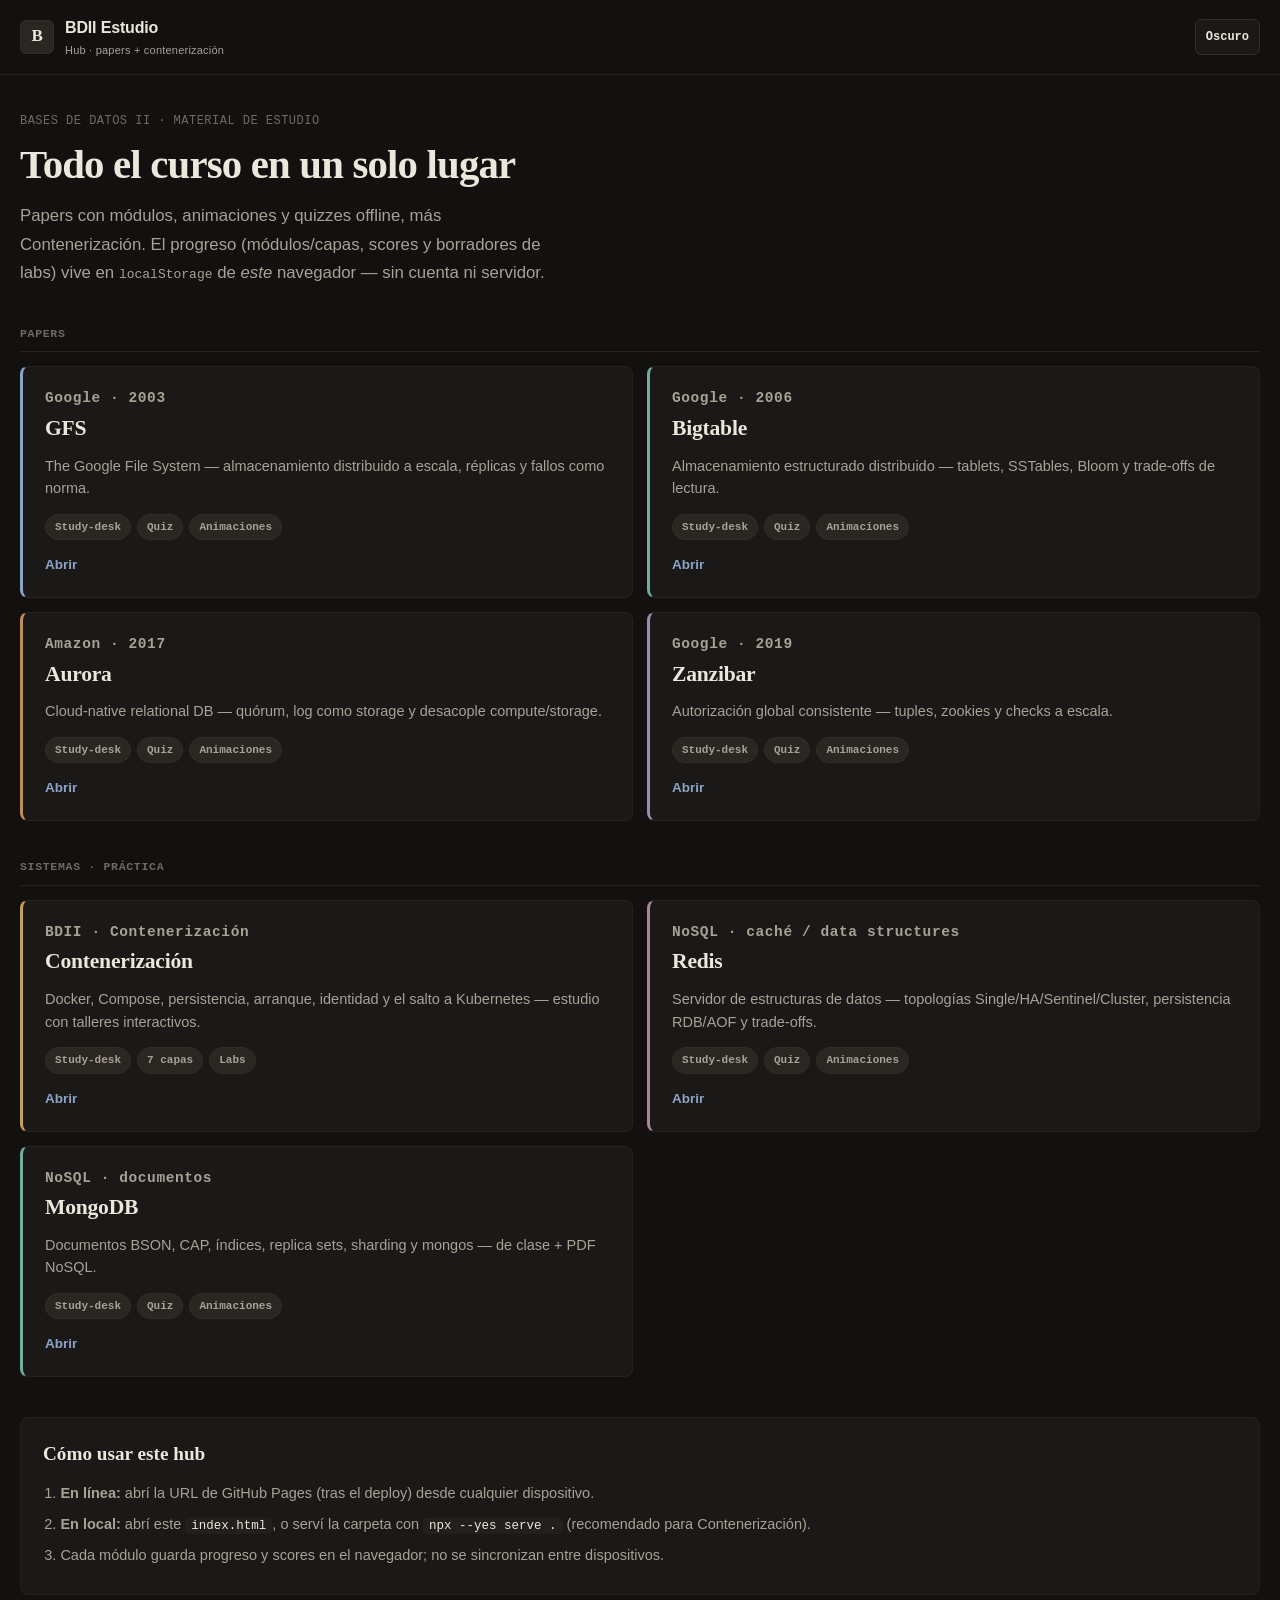
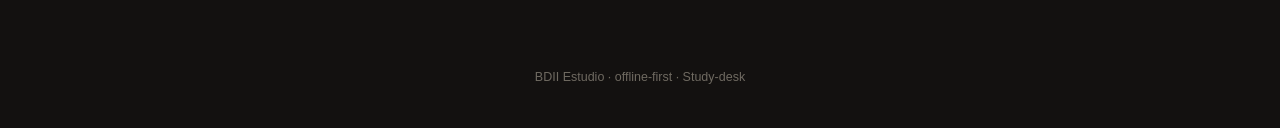
<file: index.html>
<!DOCTYPE html>
<html lang="es">
<head>
<meta charset="UTF-8">
<meta name="viewport" content="width=device-width, initial-scale=1.0">
<meta name="robots" content="noindex, nofollow">
<title>BDII Estudio · Hub</title>
<style>
/* ESTUDIO SUITE · hub — Study-desk editorial v4 */
:root{
  --bg:#131110; --bg2:#171514; --surface:#1b1917; --surface2:#221f1c; --surface3:#2a2622;
  --border:#322d27; --border-soft:#25211d;
  --text:#ece7dc; --muted:#a8a196; --dim:#6f6a61;
  --blue:#8ba3c7; --blue-soft:rgba(139,163,199,.12);
  --teal:#6fae9d; --teal-soft:rgba(111,174,157,.11);
  --orange:#c08d5c; --orange-soft:rgba(192,141,92,.11);
  --purple:#9d8ab8; --purple-soft:rgba(157,138,184,.11);
  --gold:#c2a05e; --gold-soft:rgba(194,160,94,.11);
  --pink:#b08396; --pink-soft:rgba(176,131,150,.11);
  --good:#74b18f; --bad:#c07f8c;
  --display:Georgia,'Palatino Linotype','Book Antiqua',Palatino,serif;
  --mono:ui-monospace,SFMono-Regular,Consolas,"Liberation Mono",Menlo,monospace;
  --sans:-apple-system,BlinkMacSystemFont,"Segoe UI",Roboto,"Helvetica Neue",Arial,sans-serif;
  --radius:8px;
  --ring:0 0 0 2px rgba(139,163,199,.45);
}
*{box-sizing:border-box;}
html{scroll-behavior:smooth;}
body{
  margin:0; color:var(--text);
  font-family:var(--sans); line-height:1.7; font-size:16px;
  background:var(--bg);
  -webkit-font-smoothing:antialiased; text-rendering:optimizeLegibility;
  min-height:100vh;
}
body.light{
  --bg:#f4f1e9; --bg2:#ece6d5; --surface:#fbf9f2; --surface2:#f0e9d6; --surface3:#e3d8bf;
  --border:#d2c7a9; --border-soft:#e0d6bc;
  --text:#26241f; --muted:#5e594e; --dim:#948d7d;
  --blue:#3c5a86; --blue-soft:rgba(60,90,134,.09);
  --teal:#337065; --teal-soft:rgba(51,112,101,.09);
  --orange:#8f5f2b; --orange-soft:rgba(143,95,43,.09);
  --purple:#635183; --purple-soft:rgba(99,81,133,.09);
  --gold:#7d6a2e; --gold-soft:rgba(125,106,46,.10);
  --pink:#8f4f68; --pink-soft:rgba(143,79,104,.09);
  --good:#3c7a5d; --bad:#9c4a59;
  --ring:0 0 0 2px rgba(60,90,134,.35);
  background:var(--bg);
}
::selection{background:var(--border); color:var(--text);}
a{color:var(--blue); text-decoration:none;}
a:hover{text-decoration:underline;}
a:focus-visible, button:focus-visible{outline:none; box-shadow:var(--ring);}
.skip-link{position:absolute; left:12px; top:-48px; z-index:100; background:var(--surface); color:var(--text); border:1px solid var(--border); border-radius:6px; padding:8px 14px; font-size:14px; font-weight:600; transition:top .15s ease;}
.skip-link:focus{top:12px;}

header{position:sticky; top:0; z-index:50; background:var(--bg); border-bottom:1px solid var(--border-soft);}
.topbar{max-width:1360px; margin:0 auto; padding:14px 20px; display:flex; align-items:center; gap:16px;}
.brand{display:flex; align-items:center; gap:11px; font-weight:650; letter-spacing:-.01em; font-size:16px;}
.brand .logo{width:34px; height:34px; border-radius:6px; flex:0 0 auto; background:var(--surface3); border:1px solid var(--border); display:grid; place-items:center; font-weight:700; font-family:var(--display); font-size:17px; color:var(--text);}
.brand small{display:block; font-weight:500; font-size:11px; color:var(--muted); letter-spacing:.02em;}
.theme-btn{margin-left:auto; border:1px solid var(--border); background:var(--surface); color:var(--text); min-width:36px; height:36px; padding:0 10px; border-radius:6px; cursor:pointer; font-size:12px; font-weight:650; font-family:var(--mono);}
.theme-btn:hover{border-color:var(--dim);}

main{max-width:1360px; margin:0 auto; padding:36px 20px 72px;}
.dateline{font-family:var(--mono); font-size:12px; color:var(--dim); letter-spacing:.04em; text-transform:uppercase; margin:0 0 10px;}
h1{font-family:var(--display); font-weight:700; font-size:clamp(1.85rem, 4vw, 2.55rem); line-height:1.2; margin:0 0 12px; letter-spacing:-.02em;}
.lede{font-size:1.05rem; color:var(--muted); max-width:58ch; margin:0 0 28px;}

.section-label{font-family:var(--mono); font-size:11.5px; font-weight:700; color:var(--dim); letter-spacing:.06em; text-transform:uppercase; margin:36px 0 14px; padding-bottom:8px; border-bottom:1px solid var(--border-soft);}

.grid{display:grid; grid-template-columns:repeat(2, 1fr); gap:14px;}
@media(max-width:720px){.grid{grid-template-columns:1fr;}}

.card{
  display:block; background:var(--surface); border:1px solid var(--border-soft);
  border-radius:var(--radius); padding:20px 22px; color:inherit; text-decoration:none;
  transition:border-color .15s ease, background .15s ease;
  border-left:3px solid transparent;
}
.card:hover{border-color:var(--border); background:var(--surface2); text-decoration:none;}
.card:focus-visible{box-shadow:var(--ring);}
.card.accent-blue{border-left-color:var(--blue);}
.card.accent-teal{border-left-color:var(--teal);}
.card.accent-orange{border-left-color:var(--orange);}
.card.accent-purple{border-left-color:var(--purple);}
.card.accent-gold{border-left-color:var(--gold);}
.card.accent-pink{border-left-color:var(--pink);}

.card-kicker{font-family:var(--mono); font-size:11px; font-weight:700; color:var(--dim); letter-spacing:.04em; margin:0 0 6px;}
.card h2{font-family:var(--display); font-size:1.35rem; font-weight:700; margin:0 0 8px; letter-spacing:-.01em;}
.card p{margin:0; font-size:14.5px; color:var(--muted); line-height:1.55;}
.card .meta{display:flex; flex-wrap:wrap; gap:6px; margin-top:14px;}
.pill{font-family:var(--mono); font-size:11px; font-weight:650; padding:3px 9px; border-radius:999px; background:var(--surface3); border:1px solid var(--border); color:var(--muted);}
.card .go{margin-top:14px; font-size:13.5px; font-weight:650; color:var(--blue);}

.how{
  margin-top:40px; padding:20px 22px; background:var(--surface);
  border:1px solid var(--border-soft); border-radius:var(--radius);
}
.how h2{font-family:var(--display); font-size:1.2rem; margin:0 0 10px;}
.how ol{margin:0; padding-left:1.2em; color:var(--muted); font-size:14.5px;}
.how li{margin:6px 0;}
.how code{font-family:var(--mono); font-size:12.5px; background:var(--surface2); padding:1px 6px; border-radius:4px; color:var(--text);}

footer{max-width:1360px; margin:0 auto; padding:0 20px 40px; color:var(--dim); font-size:12.5px; text-align:center;}
</style>
</head>
<body>
<a class="skip-link" href="#main">Saltar al contenido</a>
<header>
  <div class="topbar">
    <div class="brand">
      <div class="logo">B</div>
      <div>
        <div>BDII Estudio</div>
        <small>Hub · papers + contenerización</small>
      </div>
    </div>
    <button type="button" class="theme-btn" id="themeBtn" title="Cambiar tema" aria-label="Cambiar tema">Tema</button>
  </div>
</header>

<main id="main">
  <p class="dateline">Bases de datos II · Material de estudio</p>
  <h1>Todo el curso en un solo lugar</h1>
  <p class="lede">Papers con módulos, animaciones y quizzes offline, más Contenerización. El progreso (módulos/capas, scores y borradores de labs) vive en <code style="font-family:var(--mono);font-size:13px">localStorage</code> de <em>este</em> navegador — sin cuenta ni servidor.</p>

  <p class="section-label">Papers</p>
  <div class="grid">
    <a class="card accent-blue" href="papers/gfs/gfs_app.html">
      <p class="card-kicker">Google · 2003</p>
      <h2>GFS</h2>
      <p>The Google File System — almacenamiento distribuido a escala, réplicas y fallos como norma.</p>
      <div class="meta"><span class="pill">Study-desk</span><span class="pill">Quiz</span><span class="pill">Animaciones</span></div>
      <div class="go">Abrir</div>
    </a>
    <a class="card accent-teal" href="papers/bigtable/bigtable_app.html">
      <p class="card-kicker">Google · 2006</p>
      <h2>Bigtable</h2>
      <p>Almacenamiento estructurado distribuido — tablets, SSTables, Bloom y trade-offs de lectura.</p>
      <div class="meta"><span class="pill">Study-desk</span><span class="pill">Quiz</span><span class="pill">Animaciones</span></div>
      <div class="go">Abrir</div>
    </a>
    <a class="card accent-orange" href="papers/aurora/aurora_app.html">
      <p class="card-kicker">Amazon · 2017</p>
      <h2>Aurora</h2>
      <p>Cloud-native relational DB — quórum, log como storage y desacople compute/storage.</p>
      <div class="meta"><span class="pill">Study-desk</span><span class="pill">Quiz</span><span class="pill">Animaciones</span></div>
      <div class="go">Abrir</div>
    </a>
    <a class="card accent-purple" href="papers/zanzibar/zanzibar_app.html">
      <p class="card-kicker">Google · 2019</p>
      <h2>Zanzibar</h2>
      <p>Autorización global consistente — tuples, zookies y checks a escala.</p>
      <div class="meta"><span class="pill">Study-desk</span><span class="pill">Quiz</span><span class="pill">Animaciones</span></div>
      <div class="go">Abrir</div>
    </a>
  </div>

  <p class="section-label">Sistemas · práctica</p>
  <div class="grid">
    <a class="card accent-gold" href="contenerizacion/index.html">
      <p class="card-kicker">BDII · Contenerización</p>
      <h2>Contenerización</h2>
      <p>Docker, Compose, persistencia, arranque, identidad y el salto a Kubernetes — estudio con talleres interactivos.</p>
      <div class="meta"><span class="pill">Study-desk</span><span class="pill">7 capas</span><span class="pill">Labs</span></div>
      <div class="go">Abrir</div>
    </a>
    <a class="card accent-pink" href="redis/redis_app.html">
      <p class="card-kicker">NoSQL · caché / data structures</p>
      <h2>Redis</h2>
      <p>Servidor de estructuras de datos — topologías Single/HA/Sentinel/Cluster, persistencia RDB/AOF y trade-offs.</p>
      <div class="meta"><span class="pill">Study-desk</span><span class="pill">Quiz</span><span class="pill">Animaciones</span></div>
      <div class="go">Abrir</div>
    </a>
    <a class="card accent-teal" href="mongo/mongo_app.html">
      <p class="card-kicker">NoSQL · documentos</p>
      <h2>MongoDB</h2>
      <p>Documentos BSON, CAP, índices, replica sets, sharding y mongos — de clase + PDF NoSQL.</p>
      <div class="meta"><span class="pill">Study-desk</span><span class="pill">Quiz</span><span class="pill">Animaciones</span></div>
      <div class="go">Abrir</div>
    </a>
  </div>

  <div class="how">
    <h2>Cómo usar este hub</h2>
    <ol>
      <li><strong>En línea:</strong> abrí la URL de GitHub Pages (tras el deploy) desde cualquier dispositivo.</li>
      <li><strong>En local:</strong> abrí este <code>index.html</code>, o serví la carpeta con <code>npx --yes serve .</code> (recomendado para Contenerización).</li>
      <li>Cada módulo guarda progreso y scores en el navegador; no se sincronizan entre dispositivos.</li>
    </ol>
  </div>
</main>

<footer>BDII Estudio · offline-first · Study-desk</footer>

<script>
(function(){
  var KEY = 'bdii-hub-theme';
  var btn = document.getElementById('themeBtn');
  function apply(t){
    document.body.classList.toggle('light', t === 'light');
    btn.textContent = t === 'light' ? 'Claro' : 'Oscuro';
    try { localStorage.setItem(KEY, t); } catch(e) {}
  }
  var saved = null;
  try { saved = localStorage.getItem(KEY); } catch(e) {}
  apply(saved === 'light' ? 'light' : 'dark');
  btn.addEventListener('click', function(){
    apply(document.body.classList.contains('light') ? 'dark' : 'light');
  });
})();
</script>
</body>
</html>
</file>
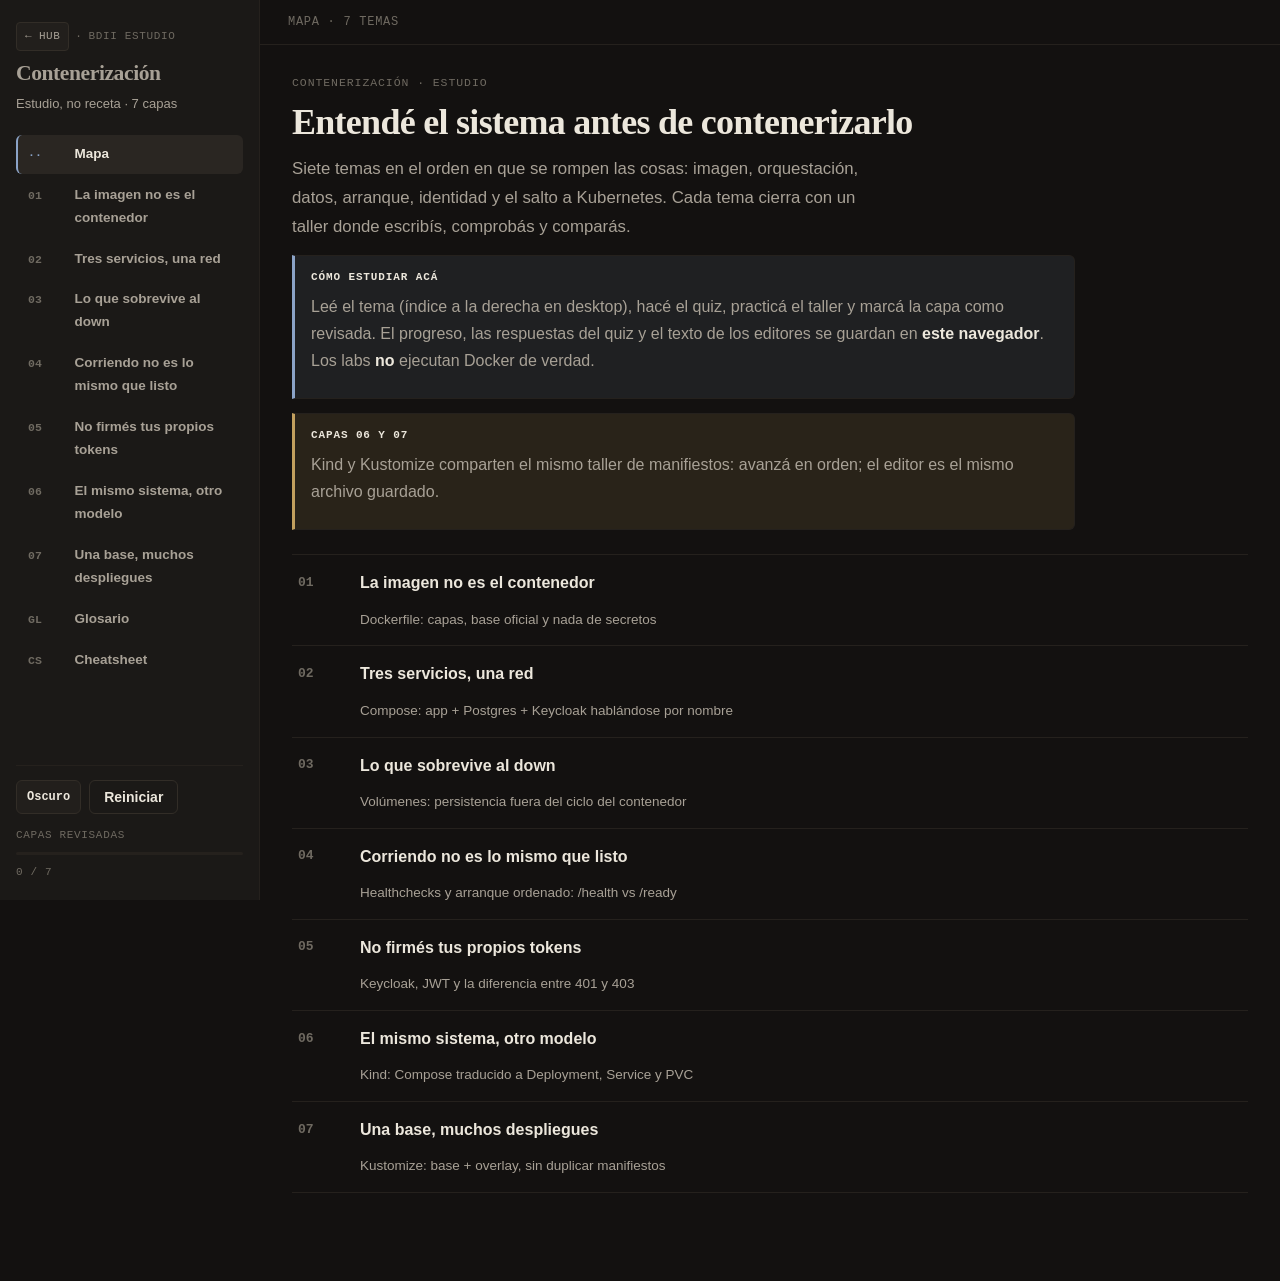
<file: contenerizacion/index.html>
<!DOCTYPE html>
<html lang="es">
<head>
  <meta charset="UTF-8">
  <meta name="viewport" content="width=device-width, initial-scale=1.0">
  <meta name="robots" content="noindex, nofollow">
  <title>Contenerización · BDII Estudio</title>
  <link rel="stylesheet" href="css/app.css">
</head>
<body>
  <a class="skip-link" href="#main">Saltar al contenido</a>

  <div class="dock">
    <aside class="rail" aria-label="Temas">
      <div class="rail-brand">
        <p class="stamp"><a href="../index.html">← Hub</a><span class="sep">·</span>BDII Estudio</p>
        <p class="rail-title">Contenerización</p>
        <p class="rail-sub">Estudio, no receta · 7 capas</p>
      </div>
      <nav class="rail-nav" id="rail-nav"></nav>
      <div class="rail-foot">
        <div class="rail-tools">
          <button type="button" class="theme-btn" id="themeBtn" title="Cambiar tema" aria-label="Cambiar tema">Tema</button>
          <button type="button" class="ghost danger" id="btn-reset-progress" title="Borra el progreso de capas en este navegador">Reiniciar</button>
        </div>
        <p class="progress-label">Capas revisadas</p>
        <div class="progress-track" aria-hidden="true"><span class="progress-fill" id="progress-fill"></span></div>
        <p class="progress-meta" id="progress-meta">0 / 7</p>
      </div>
    </aside>

    <main id="main" class="deck">
      <header class="deck-bar">
        <p class="where" id="where">Mapa</p>
      </header>
      <div id="view" class="view"></div>
    </main>
  </div>

  <script src="js/content.js"></script>
  <script src="js/refs.js"></script>
  <script src="js/check.js"></script>
  <script src="js/compare.js"></script>
  <script src="js/ui.js"></script>
  <script src="js/labs/docker.js"></script>
  <script src="js/labs/compose.js"></script>
  <script src="js/labs/persist.js"></script>
  <script src="js/labs/arranque.js"></script>
  <script src="js/labs/auth.js"></script>
  <script src="js/labs/k8s.js"></script>
  <script src="js/app.js"></script>
</body>
</html>
</file>
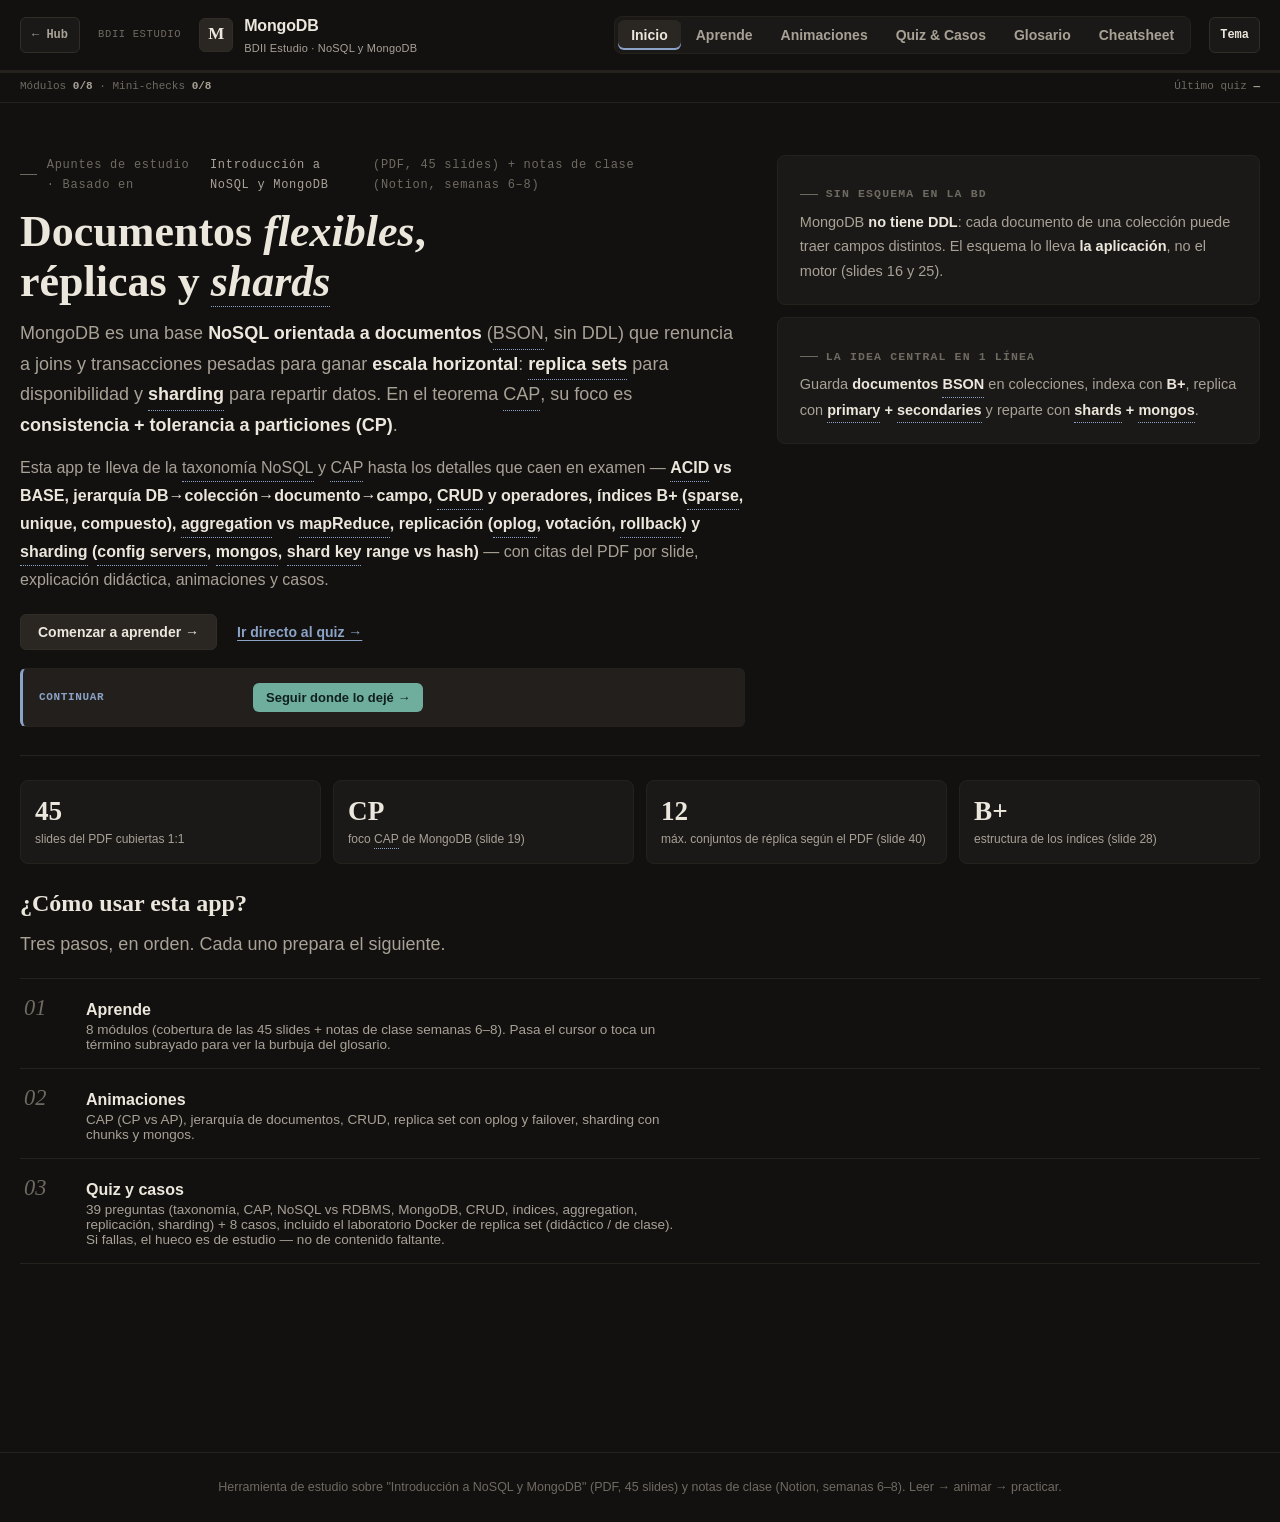
<file: mongo/mongo_app.html>
<!DOCTYPE html>
<html lang="es">
<head>
<meta charset="UTF-8">
<meta name="viewport" content="width=device-width, initial-scale=1.0">
<title>MongoDB · BDII Estudio — NoSQL y MongoDB</title>
<style>
/* ============ ESTUDIO SUITE · design system v4 ("Study-desk editorial") ============
   Tesis: apuntes de curso compuestos como página editorial — titulares serif,
   datelines mono, reglas finas en vez de tarjetas, examen numerado, un solo
   azul tinta reservado a la acción. Ejes: density media · warmth cálida ·
   formality media-baja · energy quieta · ornament estructural · contrast alto.
   Offline: Georgia + sans/mono nativos (sin fuentes bloqueantes). Clases e ids
   intactos: el JS no cambia salvo iconos de módulo y flechas en tabs. */
:root{
  --bg:#131110; --bg2:#171514; --surface:#1b1917; --surface2:#221f1c; --surface3:#2a2622;
  --border:#322d27; --border-soft:#25211d;
  --text:#ece7dc; --muted:#a8a196; --dim:#6f6a61;
  --blue:#8ba3c7; --blue-soft:rgba(139,163,199,.12);
  --teal:#6fae9d; --teal-soft:rgba(111,174,157,.11);
  --orange:#c08d5c; --orange-soft:rgba(192,141,92,.11);
  --purple:#9d8ab8; --purple-soft:rgba(157,138,184,.11);
  --gold:#c2a05e; --gold-soft:rgba(194,160,94,.11);
  --pink:#b08396; --pink-soft:rgba(176,131,150,.11);
  --good:#74b18f; --bad:#c07f8c;
  --brand1:#8ba3c7; --brand2:#8ba3c7;
  --display:Georgia,'Palatino Linotype','Book Antiqua',Palatino,serif;
  --mono:ui-monospace,SFMono-Regular,Consolas,"Liberation Mono",Menlo,monospace;
  --sans:-apple-system,BlinkMacSystemFont,"Segoe UI",Roboto,"Helvetica Neue",Arial,sans-serif;
  --shadow:none;
  --shadow-sm:none;
  --radius:8px; --radius-sm:6px; --radius-xs:4px;
  --ring:0 0 0 2px rgba(139,163,199,.45);
}
*{box-sizing:border-box;}
html{scroll-behavior:smooth;}
body{
  margin:0; color:var(--text);
  font-family:var(--sans); line-height:1.7; font-size:16px;
  background:var(--bg);
  -webkit-font-smoothing:antialiased; text-rendering:optimizeLegibility;
}
body.light{
  --bg:#f4f1e9; --bg2:#ece6d5; --surface:#fbf9f2; --surface2:#f0e9d6; --surface3:#e3d8bf;
  --border:#d2c7a9; --border-soft:#e0d6bc;
  --text:#26241f; --muted:#5e594e; --dim:#948d7d;
  --blue:#3c5a86; --blue-soft:rgba(60,90,134,.09);
  --teal:#337065; --teal-soft:rgba(51,112,101,.09);
  --orange:#8f5f2b; --orange-soft:rgba(143,95,43,.09);
  --purple:#635183; --purple-soft:rgba(99,81,131,.09);
  --gold:#7d6a2e; --gold-soft:rgba(125,106,46,.10);
  --pink:#8f4f68; --pink-soft:rgba(143,79,104,.09);
  --good:#3c7a5d; --bad:#9c4a59;
  --shadow:0 1px 2px rgba(60,50,25,.08);
  --shadow-sm:0 1px 2px rgba(60,50,25,.06);
  background:var(--bg);
}
::selection{background:var(--border); color:var(--text);}
a{color:var(--blue); text-decoration:none; border-radius:3px;}
a:hover{text-decoration:underline;}
a:focus-visible, button:focus-visible, input:focus-visible{outline:none; box-shadow:var(--ring);}
::-webkit-scrollbar{width:11px; height:11px;}
::-webkit-scrollbar-thumb{background:var(--border); border-radius:8px; border:3px solid var(--bg);}
::-webkit-scrollbar-track{background:transparent;}
.skip-link{position:absolute; left:12px; top:-48px; z-index:100; background:var(--surface); color:var(--text); border:1px solid var(--border); border-radius:6px; padding:8px 14px; font-size:14px; font-weight:600; transition:top .15s ease; text-decoration:none;}
.skip-link:focus{top:12px;}

/* ============ HEADER / NAV ============ */
header{position:sticky; top:0; z-index:50; background:var(--bg); border-bottom:1px solid var(--border-soft);}
.topbar{max-width:1480px; margin:0 auto; padding:12px 20px; display:flex; align-items:center; gap:18px; flex-wrap:wrap;}
.brand{display:flex; align-items:center; gap:11px; font-weight:650; letter-spacing:-.01em; font-size:16px;}
.brand .logo{width:34px; height:34px; border-radius:6px; flex:0 0 auto; background:var(--surface3); border:1px solid var(--border); display:grid; place-items:center; font-weight:700; font-family:var(--display); font-size:17px; color:var(--text);}
.brand small{display:block; font-weight:500; font-size:11px; color:var(--muted); letter-spacing:.02em;}
.tabs{display:flex; gap:2px; margin-left:auto; flex-wrap:wrap; background:var(--surface); border:1px solid var(--border-soft); border-radius:8px; padding:3px;}
.tab{border:0; background:transparent; color:var(--muted); font-family:var(--sans); font-size:14px; font-weight:600; padding:7px 13px; border-radius:6px; cursor:pointer;}
.tab:hover{color:var(--text); background:var(--surface2);}
.tab.active{color:var(--text); background:var(--surface3); box-shadow:inset 0 -2px 0 var(--blue);}
.theme-btn{border:1px solid var(--border); background:var(--surface); color:var(--text); min-width:36px; height:36px; padding:0 10px; border-radius:6px; cursor:pointer; font-size:12px; font-weight:650; font-family:var(--mono); flex:0 0 auto;}
.theme-btn:hover{border-color:var(--dim);}
.hub-link{flex:0 0 auto; font-family:var(--mono); font-size:12px; font-weight:650; color:var(--muted); border:1px solid var(--border); background:var(--surface); padding:7px 11px; border-radius:6px; text-decoration:none; white-space:nowrap;}
.hub-link:hover{color:var(--text); border-color:var(--dim); text-decoration:none;}.suite-stamp{font-family:var(--mono);font-size:10.5px;letter-spacing:.06em;text-transform:uppercase;color:var(--dim);white-space:nowrap;}
.progress-track{height:3px; background:var(--border-soft);}
.progress-fill{height:100%; width:0; background:var(--blue); transition:width .4s ease;}

/* ============ LAYOUT / TYPE — escala 12 / 14 / 16 / 18 / 24 / 40 ============ */
main{max-width:1480px; margin:0 auto; padding:32px 20px 110px;}
.view{display:none;}
.view.active{display:block; animation:fadeUp .25s ease;}
@keyframes fadeUp{from{opacity:0;}to{opacity:1;}}
@keyframes pop{from{opacity:0;}to{opacity:1;}}
@keyframes animPulse{0%,100%{opacity:1;}50%{opacity:.55;}}
h1.title{font-family:var(--display); font-weight:700; font-size:clamp(2rem,4.4vw,2.75rem); margin:12px 0 12px; letter-spacing:0; line-height:1.12; text-wrap:balance;}
h1.title em{font-style:italic;}
h2{font-family:var(--display); font-weight:700; font-size:1.5rem; margin:0 0 12px; letter-spacing:0; line-height:1.25; text-wrap:balance;}
h3{font-family:var(--display); font-weight:700; font-size:1.15rem; margin:30px 0 10px; line-height:1.3;}
p{max-width:88ch; color:var(--muted); margin:0 0 13px; text-wrap:pretty;}
p strong, li strong, td strong{color:var(--text);}
ul, ol{color:var(--muted);}
.lede{font-size:1.125rem; color:var(--muted); max-width:84ch; line-height:1.65;}
.dateline{display:flex; align-items:center; gap:10px; font-family:var(--mono); font-size:12px; letter-spacing:.06em; color:var(--dim); margin:0 0 4px;}
.dateline::before{content:""; width:26px; height:1px; background:var(--dim);}
.dateline cite{font-style:normal; color:var(--muted);}
.kicker{display:inline-flex; align-items:center; gap:8px; font-family:var(--mono); font-size:11.5px; letter-spacing:.1em; text-transform:uppercase; color:var(--dim); font-weight:700;}
.kicker::before{content:""; width:18px; height:1px; background:var(--dim);}

.card{background:var(--surface); border:1px solid var(--border-soft); border-radius:var(--radius); padding:20px 22px; margin:14px 0;}
.card.accent-blue, .card.accent-teal, .card.accent-orange, .card.accent-purple, .card.accent-gold, .card.accent-pink{border-left:1px solid var(--border-soft);}
.callout{position:relative; border-radius:6px; padding:13px 16px 13px 48px; margin:16px 0; font-size:14px; max-width:96ch; background:var(--surface2); border:1px solid var(--border-soft); border-left:3px solid var(--dim);}
.callout::before{display:grid; place-items:center; width:24px; height:24px; border-radius:6px; position:absolute; left:12px; top:13px; font-size:13px; font-weight:700; background:var(--surface3); border:1px solid var(--border);}
.callout .lbl{font-family:var(--mono); font-size:10.5px; text-transform:uppercase; letter-spacing:.08em; margin-bottom:5px; font-weight:700; color:var(--dim);}
.callout.info{border-left-color:var(--blue);} .callout.info .lbl{color:var(--blue);} .callout.info::before{content:"i"; color:var(--blue); font-family:var(--sans); font-style:normal;}
.callout.tip{border-left-color:var(--teal);} .callout.tip .lbl{color:var(--teal);} .callout.tip::before{content:"✓"; color:var(--teal);}
.callout.warn{border-left-color:var(--orange);} .callout.warn .lbl{color:var(--orange);} .callout.warn::before{content:"!"; color:var(--orange);}
.callout.err{border-left-color:var(--bad);} .callout.err .lbl{color:var(--bad);} .callout.err::before{content:"×"; color:var(--bad);}
.callout.dark{background:var(--surface2);}
.trade{background:var(--surface2); border:1px solid var(--border-soft); border-left:3px solid var(--gold); border-radius:6px; padding:12px 15px; margin:14px 0; font-size:14px; max-width:96ch; color:var(--muted);}
.trade b{color:var(--text);}
.trade b:first-child{color:var(--text);}

code{font-family:var(--mono); font-size:.85em; background:var(--surface2); border:1px solid var(--border-soft); padding:1px 5px; border-radius:4px; color:var(--text);}
pre{background:#100f0e; color:#d8d5cf; padding:16px 18px; border-radius:4px; overflow-x:auto; font-family:var(--mono); font-size:12.5px; line-height:1.7; max-width:100%; border:1px solid var(--border-soft);}
body.light pre{background:#26241f; color:#e2ded6;}
pre code{background:none; border:0; padding:0; color:inherit; font-size:inherit;}
.kw{color:#c8b88a;} .str{color:#93b898;} .cmt{color:#6e6e76;} .fn{color:#9db4d0;} .op{color:#b39ec4;}

table{border-collapse:separate; border-spacing:0; width:100%; margin:14px 0; font-size:13.5px; border:1px solid var(--border-soft); border-radius:4px; overflow:hidden;}
th,td{padding:9px 12px; text-align:left; vertical-align:top; border-bottom:1px solid var(--border-soft);}
th{background:var(--surface2); font-weight:650; color:var(--text); font-size:12.5px;}
tr:last-child th, tr:last-child td{border-bottom:0;}
tbody tr:hover td{background:var(--surface2);}
tr:nth-child(even) td{background:color-mix(in srgb, var(--surface2) 50%, transparent);}
table, .score-chip, .step-counter{font-variant-numeric:tabular-nums;}

.pill{display:inline-block; padding:2px 10px; border-radius:999px; font-size:11.5px; font-weight:650; font-family:var(--mono); border:1px solid var(--border);}
.pill.blue{background:var(--blue-soft); color:var(--blue); border-color:transparent;}
.pill.teal{background:var(--teal-soft); color:var(--teal); border-color:transparent;}
.pill.orange{background:var(--orange-soft); color:var(--orange); border-color:transparent;}
.pill.purple{background:var(--purple-soft); color:var(--purple); border-color:transparent;}
.pill.gold{background:var(--gold-soft); color:var(--gold); border-color:transparent;}

.btn{display:inline-flex; align-items:center; gap:8px; border:1px solid var(--border); cursor:pointer; background:var(--surface3); color:var(--text); font-weight:600; font-size:14px; font-family:var(--sans); padding:9px 17px; border-radius:var(--radius-sm);}
.btn:hover{border-color:var(--dim); filter:brightness(1.1);}
.btn:active{transform:none;}
.btn:disabled{opacity:.45; cursor:default;}
.btn.ghost{background:var(--surface2); color:var(--text); border-color:var(--border-soft);}
.btn.ghost:hover{border-color:var(--dim);}
.btn.teal{background:var(--teal); border-color:transparent; color:#10201c;}
body.light .btn.teal{color:#fbf9f3;}
.btn.teal:hover{filter:brightness(.94);}
.btn.playing{background:var(--gold); border-color:transparent; color:#1a1408;}
.btn.small{padding:6px 12px; font-size:13px;}
.linklike{background:none; border:0; padding:9px 4px; cursor:pointer; color:var(--blue); font-family:var(--sans); font-size:14px; font-weight:600; text-decoration:underline; text-underline-offset:3px; text-decoration-thickness:1px;}
.linklike:hover{filter:brightness(1.15);}
.controls .btn.seg-on{border-color:var(--teal); color:var(--teal);}

/* ============ HERO (editorial: dateline, titular, una acción) ============ */
.hero{display:grid; grid-template-columns:1.5fr 1fr; gap:32px; align-items:start; padding:20px 0 8px; border-bottom:1px solid var(--border-soft); padding-bottom:28px;}
.hero-cards{display:grid; gap:12px;}
.hero-cta{display:flex; gap:16px; align-items:center; flex-wrap:wrap; margin-top:20px;}
.stat-grid{display:grid; grid-template-columns:repeat(4,1fr); gap:12px; margin:24px 0;}
.stat{background:var(--surface); border:1px solid var(--border-soft); border-radius:var(--radius); padding:16px 14px 14px; text-align:left;}
.stat .n{font-family:var(--display); font-size:1.7rem; font-weight:700; color:var(--text); font-variant-numeric:tabular-nums; line-height:1.1;}
.stat .l{font-size:12px; color:var(--muted); margin-top:4px; line-height:1.5;}
.path{list-style:none; margin:18px 0; padding:0; border-top:1px solid var(--border-soft);}
.path li{border-bottom:1px solid var(--border-soft);}
.path-step{display:flex; gap:18px; align-items:baseline; width:100%; text-align:left; background:none; border:0; padding:16px 4px; cursor:pointer; color:var(--text); font-family:var(--sans);}
.path-step:hover .path-t{color:var(--blue);}
.path-n{font-family:var(--display); font-style:italic; font-size:1.4rem; color:var(--dim); min-width:44px;}
.path-step:hover .path-n{color:var(--blue);}
.path-t{display:block; font-size:16px; font-weight:650; color:var(--text);}
.path-d{display:block; font-size:13.5px; color:var(--muted); margin-top:3px; max-width:80ch;}

/* ============ APRENDE ============ */
.aprende-layout{display:grid; grid-template-columns:220px minmax(0,1fr); gap:36px; align-items:start;}
.module-nav{position:sticky; top:78px; display:flex; flex-direction:column; gap:2px; background:var(--surface); border:1px solid var(--border-soft); border-radius:var(--radius); padding:6px;}
.module-link{display:flex; align-items:center; gap:10px; text-align:left; cursor:pointer; background:transparent; border:0; border-radius:6px; color:var(--muted); font-family:var(--sans); font-size:13.5px; font-weight:600; padding:8px 11px; border-left:2px solid transparent;}
.module-link:hover{background:var(--surface2); color:var(--text);}
.module-link.active{background:var(--surface2); color:var(--text); border-left-color:var(--blue);}
.module-link .idx{font-family:var(--mono); font-size:11px; color:var(--dim);}
.module-link.done .check{margin-left:auto; color:var(--good); font-size:13px; font-weight:700;}
.module-content{min-width:0;}
.module-content > h2{margin-top:4px;}
.done-banner{display:none; align-items:center; gap:10px; background:var(--surface2); border:1px solid var(--border-soft); border-left:3px solid var(--good); border-radius:6px; padding:9px 14px; margin-bottom:14px; color:var(--text); font-weight:600; font-size:14px;}
.module-pager{display:flex; justify-content:space-between; gap:12px; margin-top:24px; flex-wrap:wrap;}
.legend{display:flex; gap:10px; flex-wrap:wrap; margin:14px 0;}

/* ============ SVG figures ============ */
figure{margin:20px 0;}
figure svg{width:100%; height:auto; display:block; background:var(--surface); border:1px solid var(--border-soft); border-radius:4px;}
figure figcaption{font-size:14px; color:var(--muted); background:var(--surface); border:1px solid var(--border-soft); border-radius:6px; padding:9px 13px; margin-top:8px; font-family:var(--sans);}
figure figcaption span{color:var(--text);}
.tnode{font:600 13px var(--sans); fill:var(--text);}
.tedge{font:400 11px var(--mono); fill:var(--muted);}
svg text.svgcap{font:700 14px var(--sans); fill:var(--gold);}
svg .flow{stroke-dasharray:7 5; animation:dashmove 0.9s linear infinite;}
@keyframes dashmove{to{stroke-dashoffset:-12;}}
.controls{display:flex; gap:10px; flex-wrap:wrap; align-items:center; margin:12px 0;}
.controls label{cursor:pointer;}
input[type="checkbox"]{accent-color:var(--blue);}
input[type="range"]{-webkit-appearance:none; appearance:none; height:4px; border-radius:99px; background:var(--border); outline-offset:4px;}
input[type="range"]::-webkit-slider-thumb{-webkit-appearance:none; width:16px; height:16px; border-radius:50%; background:var(--text); border:none; cursor:pointer;}
input[type="range"]::-moz-range-thumb{width:16px; height:16px; border-radius:50%; background:var(--text); border:none; cursor:pointer;}

/* ============ ANIM feedback ============ */
.anim-status{display:flex; align-items:center; gap:12px; margin:14px 0 4px; flex-wrap:wrap;}
.status-badge{font-family:var(--mono); font-size:11.5px; font-weight:700; padding:3px 11px; border-radius:999px; background:var(--surface2); border:1px solid var(--border); color:var(--muted); white-space:nowrap;}
.status-badge.playing{color:var(--teal); border-color:var(--teal); animation:animPulse 1.4s ease-in-out infinite;}
.status-badge.paused{color:var(--gold); border-color:var(--gold);}
.status-badge.done{color:var(--good); border-color:var(--good);}
.anim-progress{flex:1; min-width:140px; height:6px; border-radius:999px; background:var(--surface2); overflow:hidden; border:1px solid var(--border-soft);}
.anim-progress-fill{height:100%; width:0; background:var(--blue); transition:width .4s ease;}
.step-counter{font-family:var(--mono); font-size:12px; color:var(--dim); min-width:52px; text-align:right;}
.narrator{background:var(--surface); border:1px solid var(--border-soft); border-left:3px solid var(--blue); border-radius:6px; padding:11px 15px; margin:10px 0; font-size:15px; line-height:1.65; color:var(--text); min-height:52px;}
.narrator b{color:var(--text);}

/* ============ QUIZ (examen numerado) ============ */
.quiz-toolbar{display:flex; gap:12px; align-items:center; flex-wrap:wrap; margin:14px 0;}
.score-chip{background:var(--surface); border:1px solid var(--border); border-radius:999px; padding:6px 14px; font-weight:650; font-family:var(--mono); font-size:13.5px; font-variant-numeric:tabular-nums;}
.question-card{background:var(--surface); border:1px solid var(--border-soft); border-radius:var(--radius); padding:20px 22px; margin:16px 0; scroll-margin-top:90px;}
.qmeta{display:flex; gap:8px; align-items:center; margin-bottom:10px; flex-wrap:wrap;}
.qmeta .qnum{font-family:var(--display); font-style:italic; font-size:15px; color:var(--dim);}
.qtag{font-family:var(--mono); font-size:11px; font-weight:700; padding:2px 9px; border-radius:999px; border:1px solid transparent;}
.qtext{font-size:16.5px; font-weight:650; margin-bottom:12px; color:var(--text); line-height:1.6;}
.opts{counter-reset:qa;}
.opt{position:relative; display:block; width:100%; text-align:left; cursor:pointer; font-family:var(--sans); background:var(--surface); border:1px solid var(--border-soft); color:var(--text); border-radius:6px; padding:10px 13px 10px 50px; margin:7px 0; font-size:14px; line-height:1.55;}
.opt::before{counter-increment:qa; content:counter(qa,upper-alpha); position:absolute; left:11px; top:50%; transform:translateY(-50%); width:26px; height:26px; display:grid; place-items:center; border-radius:6px; background:var(--surface2); border:1px solid var(--border); font-family:var(--mono); font-size:12px; font-weight:700; color:var(--dim);}
.opt:hover{border-color:var(--dim);}
.opt:hover::before{color:var(--text); border-color:var(--dim);}
.opt.correct{border-color:var(--good);}
.opt.correct::before{background:var(--good); border-color:var(--good); color:#0e1512;}
.opt.wrong{border-color:var(--bad);}
.opt.wrong::before{background:var(--bad); border-color:var(--bad); color:#fff;}
.opt:disabled{cursor:default;}
.opt:disabled:not(.correct):not(.wrong){opacity:.7;}
.explain{display:none; background:var(--surface2); border:1px solid var(--border-soft); border-left:3px solid var(--teal); border-radius:0 6px 6px 0; padding:13px 15px; margin-top:11px; font-size:13.5px; color:var(--muted);}
.explain.show{display:block; animation:pop .2s ease;}
.explain .why{font-weight:700; color:var(--text);}
.quiz-result{display:none; text-align:center; padding:30px; background:var(--surface); border-radius:var(--radius); border:1px solid var(--border-soft); margin:20px 0;}
.quiz-result.show{display:block; animation:pop .25s ease;}
.big-score{font-family:var(--display); font-size:3.2rem; font-weight:700; color:var(--text); font-variant-numeric:tabular-nums; line-height:1;}
.grade-bar{height:10px; border-radius:999px; background:var(--surface2); border:1px solid var(--border-soft); overflow:hidden; margin:14px auto; max-width:420px;}
.grade-fill{height:100%; width:0; border-radius:999px; background:var(--blue); transition:width .6s ease;}
.case-card{background:var(--surface); border:1px solid var(--border-soft); border-radius:var(--radius); padding:20px 22px; margin:18px 0; scroll-margin-top:90px;}
.case-card h3{margin-top:6px;}
.case-step{background:var(--surface2); border:1px solid var(--border-soft); border-radius:6px; padding:12px 15px; margin:10px 0; font-size:14px;}
.hint-btn{font-family:var(--mono); font-size:12.5px;}
.reveal-btn{margin-top:6px;}

/* ============ GLOSARIO ============ */
.glossary-search{width:100%; max-width:480px; background:var(--surface); border:1px solid var(--border); color:var(--text); font-family:var(--sans); font-size:14.5px; padding:11px 15px 11px 40px; border-radius:6px; margin:12px 0 8px; background-image:url("data:image/svg+xml,%3Csvg xmlns='http://www.w3.org/2000/svg' width='15' height='15' viewBox='0 0 24 24' fill='none' stroke='%236f6a61' stroke-width='2.2' stroke-linecap='round'%3E%3Ccircle cx='11' cy='11' r='7'/%3E%3Cpath d='M20 20l-3.5-3.5'/%3E%3C/svg%3E"); background-repeat:no-repeat; background-position:13px center;}
.glossary-search:focus{border-color:var(--blue); box-shadow:var(--ring); outline:none;}
.glossary-search::placeholder{color:var(--dim);}
.gloss-term{background:var(--surface); border:1px solid var(--border-soft); border-radius:6px; padding:15px 17px; margin:10px 0; border-left:2px solid transparent;}
.gloss-term:hover{border-left-color:var(--dim);}
.gloss-term h3{margin:0 0 5px; font-size:15.5px;}
.gloss-term .def{color:var(--muted); font-size:14px;}

/* ============ CHEATSHEET ============ */
#cheatsheetContent{display:grid; grid-template-columns:1fr 1fr; gap:0 14px; align-items:start;}
#cheatsheetContent .card{margin:7px 0;}
#cheatsheetContent .card:first-child{grid-column:1 / -1;}

footer{margin-top:60px; padding:24px 20px; border-top:1px solid var(--border-soft); text-align:center; color:var(--dim); font-size:12.5px;}

@media(max-width:860px){
  body{font-size:15.5px;}
  .hero{grid-template-columns:1fr;}
  .stat-grid{grid-template-columns:repeat(2,1fr);}
  .path-step{padding:14px 2px;}
  #cheatsheetContent{grid-template-columns:1fr;}
  .aprende-layout{grid-template-columns:1fr;}
  .module-nav{position:static; flex-direction:row; overflow-x:auto; padding:6px; scrollbar-width:thin;}
  .module-link{white-space:nowrap; border-left:0; border-bottom:2px solid transparent; border-radius:0;}
  .module-link.active{border-bottom-color:var(--blue);}
  h1.title{font-size:1.7rem;}
  .tabs{margin-left:0;}
  table{display:block; overflow-x:auto;}
}
@media print{
  header, .hub-link, .suite-stamp, .tabs, .theme-btn, .progress-track, .controls, .anim-status, .narrator, .quiz-toolbar, #glossarySearch, .module-pager, .theme-btn, .module-nav, footer{display:none !important;}
  body{background:#fff;}
  main{max-width:100%; padding:0;}
  .view{display:none !important;}
  #view-cheatsheet{display:block !important;}
  #cheatsheetContent{display:grid; grid-template-columns:1fr 1fr; gap:8px;}
  #cheatsheetContent .card{box-shadow:none; break-inside:avoid; border:1px solid #999; margin:4px 0; padding:10px 12px;}
}
@media (prefers-reduced-motion: reduce){
  html{scroll-behavior:auto;}
  *, *::before, *::after{animation-duration:.01ms !important; animation-iteration-count:1 !important; transition-duration:.01ms !important;}
  svg .flow{animation:none;}
}


/* ============ GLOSSARY TIP BUBBLES (Study-desk speech) ============ */
.tip-term{position:relative; cursor:help; border-bottom:1.5px dotted var(--blue); color:inherit; font-weight:650; background:transparent; padding:0; margin:0; font:inherit; display:inline; border-radius:0; border-top:0; border-left:0; border-right:0;}
.tip-term:hover, .tip-term:focus-visible, .tip-term.is-open{border-bottom-color:var(--gold); color:var(--gold);}
.tip-term:focus-visible{outline:none; box-shadow:none;}
.tip-bubble{position:absolute; z-index:80; left:50%; bottom:calc(100% + 10px); transform:translateX(-50%); width:min(340px, 78vw); padding:12px 14px; background:var(--surface2); color:var(--text); border:1px solid var(--border); border-radius:10px 10px 10px 4px; box-shadow:0 8px 24px rgba(0,0,0,.28); font-family:var(--sans); font-size:13px; font-weight:500; line-height:1.55; text-align:left; opacity:0; visibility:hidden; pointer-events:none; transition:opacity .15s ease, visibility .15s ease;}
.tip-bubble::after{content:""; position:absolute; left:50%; bottom:-7px; transform:translateX(-50%) rotate(45deg); width:12px; height:12px; background:var(--surface2); border-right:1px solid var(--border); border-bottom:1px solid var(--border);}
.tip-bubble .tip-k{display:block; font-family:var(--mono); font-size:11px; letter-spacing:.04em; text-transform:uppercase; color:var(--blue); margin-bottom:4px;}
.tip-bubble .tip-ref{display:block; margin-top:6px; font-size:11.5px; color:var(--dim);}
.tip-term:hover .tip-bubble, .tip-term:focus-within .tip-bubble, .tip-term.is-open .tip-bubble{opacity:1; visibility:visible; pointer-events:auto;}
.tip-term.tip-below .tip-bubble{bottom:auto; top:calc(100% + 10px); border-radius:4px 10px 10px 10px;}
.tip-term.tip-below .tip-bubble::after{bottom:auto; top:-7px; border-right:0; border-bottom:0; border-left:1px solid var(--border); border-top:1px solid var(--border);}
@media (hover:none){
  .tip-term:hover .tip-bubble{opacity:0; visibility:hidden;}
  .tip-term.is-open .tip-bubble{opacity:1; visibility:visible; pointer-events:auto;}
}
@media print{ .tip-bubble{display:none !important;} .tip-term{border-bottom:none; font-weight:inherit;} }

/* ============ STUDY UX v5 (resume / TOC / quiz modes / comfort) ============ */
.progress-meta{display:flex; justify-content:space-between; gap:10px; align-items:center; max-width:1480px; margin:0 auto; padding:4px 20px 6px; font-family:var(--mono); font-size:11px; color:var(--dim); flex-wrap:wrap;}
.progress-meta b{color:var(--muted); font-weight:650;}
.continue-card{margin:18px 0 0; padding:14px 16px; background:var(--surface2); border:1px solid var(--border-soft); border-left:3px solid var(--blue); border-radius:6px; display:flex; gap:14px; align-items:center; flex-wrap:wrap;}
.continue-card .cc-label{font-family:var(--mono); font-size:11px; letter-spacing:.06em; text-transform:uppercase; color:var(--blue); font-weight:700;}
.continue-card .cc-detail{font-size:14px; color:var(--muted); flex:1; min-width:200px;}
.continue-card .cc-detail strong{color:var(--text);}
.module-outline{position:sticky; top:78px; z-index:5; display:flex; gap:6px; flex-wrap:wrap; padding:8px 0 10px; margin:0 0 8px; background:linear-gradient(var(--bg) 70%, transparent); border-bottom:1px solid var(--border-soft);}
.module-outline a{font-family:var(--mono); font-size:11px; font-weight:650; color:var(--muted); text-decoration:none; padding:4px 9px; border-radius:999px; border:1px solid var(--border-soft); background:var(--surface); white-space:nowrap;}
.module-outline a:hover{color:var(--text); border-color:var(--dim); text-decoration:none;}
.module-content h3, .module-content .trade{scroll-margin-top:110px;}
.module-chip{font-family:var(--mono); font-size:11px; font-weight:700; color:var(--dim); margin:0 0 8px;}
.module-content.reading-mode{line-height:1.85;}
.module-content.reading-mode p, .module-content.reading-mode .lede{max-width:72ch; font-size:1.05em;}
.anim-learn-link{margin-top:10px; font-size:13px;}
.seg-tabs{display:flex; gap:4px; flex-wrap:wrap; margin:10px 0 4px; background:var(--surface); border:1px solid var(--border-soft); border-radius:8px; padding:3px; width:fit-content;}
.seg-tab{border:0; background:transparent; color:var(--muted); font-family:var(--sans); font-size:13.5px; font-weight:600; padding:7px 14px; border-radius:6px; cursor:pointer;}
.seg-tab:hover{color:var(--text); background:var(--surface2);}
.seg-tab.active{color:var(--text); background:var(--surface3); box-shadow:inset 0 -2px 0 var(--blue);}
.quiz-panel, .cases-panel{display:none;}
.quiz-panel.active, .cases-panel.active{display:block;}
.quiz-modes, .quiz-filters, .quiz-page-ctl{display:flex; gap:6px; align-items:center; flex-wrap:wrap;}
.quiz-modes .btn.seg-on, .quiz-filters .btn.seg-on, .quiz-page-ctl .btn.seg-on{border-color:var(--blue); color:var(--blue);}
.quiz-nav{display:flex; gap:10px; align-items:center; justify-content:space-between; flex-wrap:wrap; margin:14px 0;}
.quiz-map{display:flex; gap:4px; flex-wrap:wrap; max-width:100%;}
.quiz-map button{width:28px; height:28px; border-radius:6px; border:1px solid var(--border-soft); background:var(--surface); color:var(--dim); font-family:var(--mono); font-size:11px; font-weight:700; cursor:pointer; padding:0;}
.quiz-map button:hover{border-color:var(--dim); color:var(--text);}
.quiz-map button.answered{background:var(--blue-soft); color:var(--blue); border-color:transparent;}
.quiz-map button.wrong{background:var(--pink-soft); color:var(--bad);}
.quiz-map button.correct{background:var(--teal-soft); color:var(--good);}
.quiz-map button.current{box-shadow:var(--ring);}
.quiz-remediation{text-align:left; margin:16px auto 0; max-width:640px;}
.quiz-remediation a{display:inline-block; margin:3px 6px 3px 0; font-size:13px;}
.tip-bubble .tip-gloss{display:inline-block; margin-top:8px; font-family:var(--mono); font-size:11px; font-weight:700; color:var(--blue); cursor:pointer; border:0; background:none; padding:0; text-decoration:underline; text-underline-offset:2px;}
.tip-term.tip-left .tip-bubble{left:0; transform:none;}
.tip-term.tip-right .tip-bubble{left:auto; right:0; transform:none;}
body.light .module-outline{background:linear-gradient(var(--bg) 70%, transparent);}
@media(max-width:860px){
  .module-outline{position:static; top:auto;}
}
@media print{
  .continue-card, .seg-tabs, .quiz-modes, .quiz-filters, .quiz-page-ctl, .quiz-nav, .module-outline, .module-chip, .progress-meta, .anim-learn-link, .print-hint{display:none !important;}
  @page{margin:12mm;}
}

</style>
</head>
<body><a class="skip-link" href="#main">Saltar al contenido</a>
<header>
  <div class="topbar">
    <a class="hub-link" href="../index.html">← Hub</a><span class="suite-stamp">BDII Estudio</span>
    <div class="brand"><div class="logo">M</div><div><div>MongoDB</div>
        <small>BDII Estudio · NoSQL y MongoDB</small></div></div>
    <nav class="tabs" id="tabs" role="tablist" aria-label="Vistas de estudio">
      <button class="tab active" role="tab" aria-selected="true" data-view="inicio">Inicio</button>
      <button class="tab" role="tab" aria-selected="false" data-view="aprende">Aprende</button>
      <button class="tab" role="tab" aria-selected="false" data-view="animaciones">Animaciones</button>
      <button class="tab" role="tab" aria-selected="false" data-view="quiz">Quiz & Casos</button>
      <button class="tab" role="tab" aria-selected="false" data-view="glosario">Glosario</button>
      <button class="tab" role="tab" aria-selected="false" data-view="cheatsheet">Cheatsheet</button>
    </nav>
    <button type="button" class="theme-btn" id="themeBtn" title="Cambiar tema" aria-label="Cambiar tema">Tema</button>
  </div>
  <div class="progress-track"><div class="progress-fill" id="progressFill"></div></div>
  <div class="progress-meta" id="progressMeta"><span id="progressLabel">Módulos 0/8</span><span id="progressQuizHint"></span></div>
</header>
<main id="main">
<section id="view-inicio" class="view active">
  <div class="hero">
    <div>
      <p class="dateline">Apuntes de estudio · Basado en <cite>Introducción a NoSQL y MongoDB</cite> (PDF, 45 slides) + notas de clase (Notion, semanas 6–8)</p>
      <h1 class="title">Documentos <em>flexibles</em>, réplicas y <em>shards</em></h1>
      <p class="lede">MongoDB es una base <strong>NoSQL orientada a documentos</strong> (BSON, sin DDL) que renuncia a joins y transacciones pesadas para ganar <strong>escala horizontal</strong>: <strong>replica sets</strong> para disponibilidad y <strong>sharding</strong> para repartir datos. En el teorema CAP, su foco es <strong>consistencia + tolerancia a particiones (CP)</strong>.</p>
      <p>Esta app te lleva de la taxonomía NoSQL y CAP hasta los detalles que caen en examen — <strong>ACID vs BASE, jerarquía DB→colección→documento→campo, CRUD y operadores, índices B+ (sparse, unique, compuesto), aggregation vs mapReduce, replicación (oplog, votación, rollback) y sharding (config servers, mongos, shard key range vs hash)</strong> — con citas del PDF por slide, explicación didáctica, animaciones y casos.</p>
      <div class="hero-cta">
        <button class="btn" onclick="go('aprende')">Comenzar a aprender →</button>
        <button class="linklike" onclick="go('quiz')">Ir directo al quiz →</button>
      </div>
      <div class="continue-card" id="continueCard" hidden>
        <div>
          <div class="cc-label">Continuar</div>
          <div class="cc-detail" id="continueDetail"></div>
        </div>
        <button class="btn teal small" id="continueBtn" type="button">Seguir donde lo dejé →</button>
      </div>
    </div>
    <div class="hero-cards">
      <div class="card accent-blue" style="margin:0;"><div class="kicker">Sin esquema en la BD</div><p style="margin:6px 0 0; font-size:14.5px;">MongoDB <strong>no tiene DDL</strong>: cada documento de una colección puede traer campos distintos. El esquema lo lleva <strong>la aplicación</strong>, no el motor (slides 16 y 25).</p></div>
      <div class="card accent-teal" style="margin:0;"><div class="kicker">La idea central en 1 línea</div><p style="margin:6px 0 0; font-size:14.5px;">Guarda <strong>documentos BSON</strong> en colecciones, indexa con <strong>B+</strong>, replica con <strong>primary + secondaries</strong> y reparte con <strong>shards + mongos</strong>.</p></div>
    </div>
  </div>
  <div class="stat-grid">
    <div class="stat"><div class="n">45</div><div class="l">slides del PDF cubiertas 1:1</div></div>
    <div class="stat"><div class="n">CP</div><div class="l">foco CAP de MongoDB (slide 19)</div></div>
    <div class="stat"><div class="n">12</div><div class="l">máx. conjuntos de réplica según el PDF (slide 40)</div></div>
    <div class="stat"><div class="n">B+</div><div class="l">estructura de los índices (slide 28)</div></div>
  </div>
  <h2>¿Cómo usar esta app?</h2>
  <p class="lede">Tres pasos, en orden. Cada uno prepara el siguiente.</p>
  <ol class="path">
    <li><button class="path-step" onclick="go('aprende')"><span class="path-n">01</span><span><span class="path-t">Aprende</span><span class="path-d">8 módulos (cobertura de las 45 slides + notas de clase semanas 6–8). Pasa el cursor o toca un término subrayado para ver la burbuja del glosario.</span></span></button></li>
    <li><button class="path-step" onclick="go('animaciones')"><span class="path-n">02</span><span><span class="path-t">Animaciones</span><span class="path-d">CAP (CP vs AP), jerarquía de documentos, CRUD, replica set con oplog y failover, sharding con chunks y mongos.</span></span></button></li>
    <li><button class="path-step" onclick="go('quiz')"><span class="path-n">03</span><span><span class="path-t">Quiz y casos</span><span class="path-d">39 preguntas (taxonomía, CAP, NoSQL vs RDBMS, MongoDB, CRUD, índices, aggregation, replicación, sharding) + 8 casos, incluido el laboratorio Docker de replica set (didáctico / de clase). Si fallas, el hueco es de estudio — no de contenido faltante.</span></span></button></li>
  </ol>
</section>
<section id="view-aprende" class="view">
  <span class="kicker">Ruta de aprendizaje</span>
  <h2>Aprende MongoDB desde cero</h2>
  <p class="lede">Sigue los módulos en orden. Los términos del glosario aparecen con <strong>subrayado punteado</strong>: hover o tap abre la burbuja. Los <strong>Trade-off</strong> son los que más caen en el quiz.</p>
  <div class="aprende-layout"><nav class="module-nav" id="moduleNav"></nav><div class="module-content" id="moduleContent"></div></div>
</section>
<section id="view-animaciones" class="view">
  <span class="kicker">Laboratorio visual</span>
  <h2>Animaciones interactivas</h2>
  <p class="lede">Pulsa los botones y observa el sistema en movimiento. Cada animación muestra su estado (play / pausa / listo), barra de progreso y narrador paso a paso. Algunas tienen un selector de modo que reinicia la escena.</p>
  <div class="card accent-orange" id="anim-cap"><h3>1 · Teorema CAP: partición, CP vs AP</h3><p style="font-size:14px;">Dos réplicas A y B. Se escribe en A, se corta la red y se lee en B: un sistema <strong>CP</strong> rechaza la lectura (sacrifica disponibilidad); uno <strong>AP</strong> responde con dato viejo (sacrifica coherencia). En <strong>CA</strong> no hay partición (slide 7).</p><div class="controls"><button class="btn small" data-mode="CP" onclick="animCap.setMode('CP')">Modo CP (MongoDB)</button><button class="btn small" data-mode="AP" onclick="animCap.setMode('AP')">Modo AP</button><button class="btn small" data-mode="CA" onclick="animCap.setMode('CA')">Modo CA (sin partición)</button><button class="btn small" onclick="animCap.step()">Siguiente paso →</button><button class="btn small ghost" onclick="animCap.play()">Reproducir</button><button class="btn small ghost" onclick="animCap.reset()">Reiniciar</button></div><figure><svg id="svgCap" viewBox="0 0 720 340" role="img" aria-label="Teorema CAP con dos réplicas"></svg><figcaption>CAP · <span id="capCaption">Elige un modo y pulsa "Siguiente paso".</span></figcaption></figure><p class="anim-learn-link"><button class="linklike" type="button" onclick="goModule('m1')">Leer en Aprende → Módulo 1 · Teorema CAP</button></p></div>
  <div class="card accent-teal" id="anim-doc"><h3>2 · Jerarquía: DB → colección → documento → campo</h3><p style="font-size:14px;">Baja por la jerarquía (slide 20) y alterna entre la vista MongoDB y la vista RDBMS (slide 21): los documentos de una colección pueden tener <strong>campos distintos</strong> (slide 25); las filas de una tabla no.</p><div class="controls"><button class="btn small" data-mode="mongo" onclick="animDoc.setMode('mongo')">Vista MongoDB</button><button class="btn small" data-mode="rdbms" onclick="animDoc.setMode('rdbms')">Vista RDBMS</button><button class="btn small" onclick="animDoc.step()">Siguiente paso →</button><button class="btn small ghost" onclick="animDoc.play()">Reproducir</button><button class="btn small ghost" onclick="animDoc.reset()">Reiniciar</button></div><figure><svg id="svgDoc" viewBox="0 0 720 380" role="img" aria-label="Jerarquía de objetos MongoDB"></svg><figcaption>Jerarquía · <span id="docCaption">Pulsa "Siguiente paso".</span></figcaption></figure><p class="anim-learn-link"><button class="linklike" type="button" onclick="goModule('m3')">Leer en Aprende → Módulo 3 · MongoDB, BSON y jerarquía</button></p></div>
  <div class="card accent-purple" id="anim-crud"><h3>3 · CRUD: insert, find, update, remove</h3><p style="font-size:14px;">Ejemplo de la slide 35 sobre la colección <code>user</code>. Elige el operador del <code>find</code> (<code>$gt</code> o <code>$lt</code>) antes de avanzar y mira qué documentos devuelve el cursor.</p><div class="controls"><button class="btn small" data-mode="gt" onclick="animCrud.setMode('gt')">find: age $gt 30</button><button class="btn small" data-mode="lt" onclick="animCrud.setMode('lt')">find: age $lt 30</button><button class="btn small" onclick="animCrud.step()">Siguiente paso →</button><button class="btn small ghost" onclick="animCrud.play()">Reproducir</button><button class="btn small ghost" onclick="animCrud.reset()">Reiniciar</button></div><figure><svg id="svgCrud" viewBox="0 0 720 340" role="img" aria-label="Operaciones CRUD sobre la colección user"></svg><figcaption>CRUD · <span id="crudCaption">Pulsa "Siguiente paso".</span></figcaption></figure><p class="anim-learn-link"><button class="linklike" type="button" onclick="goModule('m4')">Leer en Aprende → Módulo 4 · CRUD y operadores</button></p></div>
  <div class="card accent-blue" id="anim-replica"><h3>4 · Replica set: oplog, elección y rollback</h3><p style="font-size:14px;">Primary + 2 secondaries replican el <strong>oplog</strong> de forma asíncrona. Elige desde dónde lees en el paso 3 (<strong>primary</strong> = lectura estricta; <strong>secondary</strong> = coherencia eventual) y observa la caída del primary, la votación y el rollback (slides 40–41).</p><div class="controls"><button class="btn small" data-mode="primary" onclick="animReplica.setMode('primary')">Leer del primary</button><button class="btn small" data-mode="secondary" onclick="animReplica.setMode('secondary')">Leer de un secondary</button><button class="btn small" onclick="animReplica.step()">Siguiente paso →</button><button class="btn small ghost" onclick="animReplica.play()">Reproducir</button><button class="btn small ghost" onclick="animReplica.reset()">Reiniciar</button></div><figure><svg id="svgReplica" viewBox="0 0 720 390" role="img" aria-label="Replica set con oplog y failover"></svg><figcaption>Replica set · <span id="replicaCaption">Pulsa "Siguiente paso".</span></figcaption></figure><p class="anim-learn-link"><button class="linklike" type="button" onclick="goModule('m6')">Leer en Aprende → Módulo 6 · Replica sets</button></p></div>
  <div class="card accent-gold" id="anim-shard"><h3>5 · Sharding: chunks, config servers y mongos</h3><p style="font-size:14px;">El cliente habla solo con <strong>mongos</strong>; este consulta los <strong>config servers</strong> y enruta a los shards. Alterna la shard key <strong>range</strong> o <strong>hash</strong> y compara la consulta dirigida, el scatter-gather, el split y la migración del balanceador.</p><div class="controls"><button class="btn small" data-mode="range" onclick="animShard.setMode('range')">Shard key: range</button><button class="btn small" data-mode="hash" onclick="animShard.setMode('hash')">Shard key: hash</button><button class="btn small" onclick="animShard.step()">Siguiente paso →</button><button class="btn small ghost" onclick="animShard.play()">Reproducir</button><button class="btn small ghost" onclick="animShard.reset()">Reiniciar</button></div><figure><svg id="svgShard" viewBox="0 0 720 400" role="img" aria-label="Cluster shardeado con mongos y config servers"></svg><figcaption>Sharding · <span id="shardCaption">Pulsa "Siguiente paso".</span></figcaption></figure><p class="anim-learn-link"><button class="linklike" type="button" onclick="goModule('m7')">Leer en Aprende → Módulo 7 · Sharding</button></p></div>
</section>
<section id="view-quiz" class="view">
  <span class="kicker">Comprueba tu aprendizaje</span>
  <h2>Quiz y casos</h2>
  <p class="lede">Las preguntas que empiezan con <span class="pill gold">Trade-off</span> piden <strong>qué se gana y qué se pierde</strong>. Usa Estudio (feedback ya), Examen (nota al final) o Solo falladas.</p>
  <div class="seg-tabs" role="tablist" aria-label="Quiz o casos">
    <button type="button" class="seg-tab active" id="tabQuizPanel" data-panel="quiz">Preguntas</button>
    <button type="button" class="seg-tab" id="tabCasesPanel" data-panel="cases">Casos</button>
  </div>
  <div class="quiz-panel active" id="quizPanel">
    <div class="quiz-toolbar">
      <span class="score-chip" id="scoreChip">0 / 0 correctas</span>
      <div class="quiz-modes" id="quizModes">
        <button type="button" class="btn ghost small seg-on" data-mode="study">Estudio</button>
        <button type="button" class="btn ghost small" data-mode="exam">Examen</button>
        <button type="button" class="btn ghost small" data-mode="wrong">Solo falladas</button>
      </div>
      <div class="quiz-filters" id="quizFilters"></div>
      <div class="quiz-page-ctl" id="quizPageCtl">
        <span style="font-size:12px;color:var(--dim);font-family:var(--mono);">Vista</span>
        <button type="button" class="btn ghost small" data-page="1">1</button>
        <button type="button" class="btn ghost small" data-page="5">5</button>
        <button type="button" class="btn ghost small seg-on" data-page="all">Todas</button>
      </div>
      <button class="btn ghost small" type="button" onclick="quiz.reset()">Reiniciar</button>
    </div>
    <div class="quiz-nav" id="quizNav" hidden>
      <button type="button" class="btn ghost small" id="quizPrev">← Anterior</button>
      <div class="quiz-map" id="quizMap"></div>
      <button type="button" class="btn ghost small" id="quizNext">Siguiente →</button>
    </div>
    <div id="quizContainer"></div>
    <div class="quiz-result" id="quizResult">
      <div class="big-score" id="quizPercent">0%</div>
      <div class="grade-bar"><div class="grade-fill" id="gradeFill"></div></div>
      <p id="quizMsg" style="text-align:center; margin:0 auto;"></p>
      <div class="quiz-remediation" id="quizRemediation"></div>
    </div>
  </div>
  <div class="cases-panel" id="casesPanel">
    <h2 style="margin-top:8px;">Casos prácticos</h2>
    <p class="lede">Intenta resolver antes de ver la solución. Pistas y soluciones se guardan en este dispositivo. El caso del laboratorio Docker es un caso <strong>didáctico / de clase</strong> (Notion, semana 8), no una cita del PDF.</p>
    <div id="casesContainer"></div>
  </div>
</section>
<section id="view-glosario" class="view">
  <span class="kicker">Referencia rápida</span>
  <h2>Glosario bilingüe</h2>
  <p class="lede">Misma fuente que las burbujas del Aprende. Escribe para filtrar (ej: oplog, shard key, BSON).</p>
  <input class="glossary-search" id="glossarySearch" type="text" placeholder="Filtra por término o definición (ej: oplog, sparse, mongos)…">
  <div id="glossaryList"></div>
</section>
<section id="view-cheatsheet" class="view">
  <span class="kicker">Repaso de último minuto</span>
  <h2>Cheatsheet</h2>
  <p class="lede">Todo lo esencial en una página. Ideal para imprimir o guardar PDF antes del quiz.</p>
  <div class="hero-cta print-hint" style="margin:10px 0 16px;">
    <button type="button" class="btn teal small" onclick="window.print()">Imprimir / Guardar PDF</button>
    <span style="font-size:13px;color:var(--dim);">Esta pestaña ya está activa — Ctrl+P también funciona.</span>
  </div>
  <div id="cheatsheetContent"></div>
</section>
</main>
<footer>Herramienta de estudio sobre "Introducción a NoSQL y MongoDB" (PDF, 45 slides) y notas de clase (Notion, semanas 6–8). Leer → animar → practicar.</footer>
<script>
const MODULES = [
{ id:'m0', tag:'Módulo 0', accent:'gold', title:'Intro NoSQL, taxonomía y arquitectura',
summary:'Qué cubre el PDF, las cuatro familias NoSQL (llave-valor, documentos, grafos, columnas) y la arquitectura típica donde una función hash asigna cada clave a un nodo.',
html: `
<p class="lede">NoSQL no es una sola tecnología: es una <strong>familia</strong> de bases de datos pensadas para repartir datos en muchos servidores. Antes de entrar a MongoDB hay que ubicar dónde cae dentro de esa familia y cómo se reparten las claves entre nodos.</p>
<div class="callout info"><div class="lbl">Cita del PDF · slide 2 (Contenido)</div>"Introducción a NoSQL · Arquitectura · Sharding · ReplicaSets · Supuestos NoSQL y el teorema CAP · Fortalezas y debilidades de NoSQL · MongoDB · Funcionalidad · Ejemplos"</div>
<p><strong>Explicación didáctica:</strong> el PDF sigue un hilo claro: primero el <strong>problema</strong> (datos grandes y distribuidos), luego los <strong>mecanismos</strong> genéricos de NoSQL (sharding, replica sets, CAP), después los <strong>pros y contras</strong>, y recién entonces <strong>MongoDB</strong> como caso concreto con su funcionalidad y ejemplos. Esta app respeta ese orden.</p>
<h3>Mapa del PDF: qué slide vive en qué módulo</h3>
<table><tr><th>Slides</th><th>Tema</th><th>Módulo</th></tr>
<tr><td>2–4</td><td>Contenido, taxonomía NoSQL, arquitectura típica (hash → nodo)</td><td>m0</td></tr>
<tr><td>5–7 y 19</td><td>Teorema CAP, CA / AP / CP, foco CAP de MongoDB</td><td>m1 (+ m3)</td></tr>
<tr><td>10–14</td><td>NoSQL vs RDBMS, beneficios, inconvenientes, ACID → BASE</td><td>m2</td></tr>
<tr><td>15–27, 44–45</td><td>Qué es MongoDB, funcionalidad, BSON, JSON, jerarquía, RDBMS ↔ Mongo, mongod / mongos / mongo, decisiones de diseño, sesión interactiva, BNF de BSON</td><td>m3</td></tr>
<tr><td>29–36</td><td>CRUD, operadores de consulta, ejemplos, SQL vs documentos embebidos</td><td>m4</td></tr>
<tr><td>28, 37–39</td><td>Índices (B+, sparse, unique, compuesto), aggregation, mapReduce, covered queries</td><td>m5</td></tr>
<tr><td>9, 40–41</td><td>Replica sets, replicación, consistencia fuerte vs eventual, rollback</td><td>m6</td></tr>
<tr><td>8, 42–43</td><td>Sharding, mmap, geoespacial</td><td>m7</td></tr></table>
<h3>Taxonomía NoSQL (slide 3)</h3>
<div class="callout info"><div class="lbl">Cita del PDF · slide 3</div>"Taxonomía de NoSQL: <strong>Llave-valor</strong> · <strong>Base de datos de grafos</strong> · <strong>Orientado a documentos</strong> · <strong>Familia de columnas</strong>"</div>
<table><tr><th>Familia</th><th>Modelo de datos</th><th>Se usa cuando…</th><th>Ejemplos (didáctico, no de la slide)</th></tr>
<tr><td><strong>Llave-valor</strong></td><td>Clave única → valor opaco; la BD no interpreta el valor</td><td>Caché, sesiones, carrito; acceso siempre por clave exacta</td><td>Redis, DynamoDB, Riak</td></tr>
<tr><td><strong>Orientado a documentos</strong></td><td>Clave → documento semiestructurado (JSON/BSON) que la BD sí puede consultar e indexar</td><td>Entidades con forma variable: catálogos, perfiles, contenido</td><td><strong>MongoDB</strong>, CouchDB</td></tr>
<tr><td><strong>Familia de columnas</strong></td><td>Filas agrupadas por familias de columnas dispersas, particionadas por clave de fila</td><td>Volúmenes enormes, escrituras masivas, series de tiempo</td><td>Cassandra, HBase</td></tr>
<tr><td><strong>Grafos</strong></td><td>Nodos + aristas con propiedades; las relaciones son ciudadanas de primera clase</td><td>Redes sociales, recomendaciones, rutas: se recorren relaciones</td><td>Neo4j</td></tr></table>
<div class="callout warn"><div class="lbl">Aviso: ejemplos de producto = clase, no cita del PDF</div>La slide 3 solo <strong>lista las cuatro categorías</strong>. Los nombres de productos de la tabla son contexto didáctico de clase; no son afirmaciones del PDF.</div>
<h3>Arquitectura NoSQL típica (slide 4)</h3>
<div class="callout info"><div class="lbl">Cita del PDF · slide 4</div>"Arquitectura NoSQL típica: <strong>la función hash asigna cada clave a un servidor (nodo)</strong>."</div>
<p><strong>Explicación didáctica:</strong> el cliente (o un coordinador) aplica una función hash a la clave y el resultado decide <strong>qué nodo</strong> guarda ese dato. Así ningún servidor necesita guardar todo y la carga se reparte. El esquema mínimo es:</p>
<pre><code>cliente --put(K, V)--&gt; nodo = hash(K) mod N --&gt; servidor[nodo] guarda (K, V)
cliente --get(K)-----&gt; nodo = hash(K) mod N --&gt; servidor[nodo] devuelve V</code></pre>
<ul style="color:var(--muted);">
<li><strong>Ventaja:</strong> lecturas y escrituras por clave son O(1) hacia <strong>un solo</strong> nodo; escala añadiendo nodos.</li>
<li><strong>Costo:</strong> si cambia N (se añade o cae un nodo), <code>hash(K) mod N</code> reubica casi todas las claves. Los sistemas reales mitigan esto con <em>consistent hashing</em> o con rangos/chunks [didáctico: no está en la slide]. Eso conecta con el <strong>sharding</strong> de m7.</li>
<li><strong>Costo:</strong> una consulta que <strong>no</strong> trae la clave (por ejemplo "todos los de edad 30") no sabe a qué nodo ir y debe preguntar a todos.</li>
</ul>
<div class="trade"><b>Trade-off 0 · Repartir por hash de la clave.</b> Ganas: reparto uniforme, acceso por clave directo a un nodo, crecimiento horizontal. Pagas: consultas por rango o por otros campos tocan muchos nodos; cambiar el número de nodos obliga a mover datos. Cuándo: accesos dominados por clave exacta (sesiones, perfiles por id).</div>
<div class="trade"><b>Trade-off 0b · Familia elegida = modelo de consulta.</b> Ganas: cada familia optimiza su patrón (clave exacta, documento completo, relaciones, columnas dispersas). Pagas: ninguna es buena para todo; las consultas ad hoc y las uniones complejas quedan fuera. Cuándo: elige según cómo vas a <em>leer</em> los datos, no según la moda.</div>
<div class="callout warn"><div class="lbl">Error común</div>Pensar que "NoSQL" significa "sin estructura" o "todo es lo mismo". Las cuatro familias tienen modelos y límites muy distintos: un store llave-valor <strong>no</strong> consulta por contenido; un grafo <strong>no</strong> es buen almacén masivo de documentos.</div>
`,
mini:{q:'En la arquitectura NoSQL típica (slide 4), ¿qué decide en qué nodo vive una clave?', opts:['Un optimizador SQL que estima costos','Una función hash aplicada a la clave','El orden alfabético del nombre del servidor','Una tabla de joins entre nodos'], a:1, why:'Slide 4: la función hash asigna cada clave a un servidor (nodo). Ganas reparto y acceso directo por clave; pagas consultas sin clave que deben preguntar a todos los nodos.'} },

{ id:'m1', tag:'Módulo 1', accent:'orange', title:'Teorema CAP',
summary:'Qué dice realmente CAP (Brewer), cómo interpretarlo, las definiciones de C, A y P del PDF y las tres combinaciones CA, AP y CP.',
html: `
<p class="lede">CAP es el argumento central de por qué los sistemas distribuidos NoSQL hacen concesiones. No dice "elige 2 de 3 cuando quieras": dice qué <strong>se rompe</strong> cuando la red falla.</p>
<div class="callout info"><div class="lbl">Cita del PDF · slide 5</div>"Lo que realmente dice el teorema CAP: <strong>Si no puede limitar el número de fallas y las solicitudes se pueden dirigir a cualquier servidor e insiste en atender todas las solicitudes que recibe, entonces no puede ser coherente.</strong>"<br>"Cómo se interpreta: <strong>Siempre hay que renunciar a algo: a la coherencia, a la disponibilidad o a la tolerancia al fallo y a la reconfiguración</strong>." — Eric Brewer, 2001 (según la slide)</div>
<p><strong>Explicación didáctica:</strong> la versión formal habla de tres condiciones a la vez: (1) <em>no puedes limitar</em> las fallas (habrá particiones de red), (2) cualquier servidor puede recibir la petición y (3) <em>insistes en responder siempre</em>. Si exiges las tres, no puedes garantizar que todos vean el <strong>mismo dato</strong>. Si quieres coherencia, algún nodo tendrá que <strong>negarse a responder</strong> mientras no se ponga al día.</p>
<div class="callout warn"><div class="lbl">Nota didáctica (no es cita del PDF)</div>La slide atribuye la idea a Brewer en 2001. En la literatura la conjetura se presentó hacia el año 2000 y fue demostrada formalmente en 2002 (Gilbert y Lynch). Para el examen basta con el enunciado de la slide; el dato histórico es contexto.</div>
<h3>Las tres letras (slide 6)</h3>
<div class="callout info"><div class="lbl">Cita del PDF · slide 6 (Teoría de NoSQL: CAP)</div>DADO: muchos nodos; los nodos contienen réplicas de particiones de los datos.<br><strong>Consistencia:</strong> todas las réplicas contienen la misma versión de datos; el cliente siempre tiene la misma vista de los datos (sin importar el nodo).<br><strong>Disponibilidad:</strong> el sistema permanece operativo en los nodos que fallan.<br><strong>Tolerancia de partición múltiple:</strong> el sistema permanece operativo en la división del sistema (mal funcionamiento de la comunicación); funciona bien en particiones de red físicas.<br><strong>Teorema CAP: satisfacer los tres al mismo tiempo es imposible.</strong></div>
<table><tr><th>Letra</th><th>Qué garantiza (slide 6)</th><th>Cómo se ve cuando falla</th></tr>
<tr><td><strong>C</strong> · Consistency</td><td>Todas las réplicas tienen la misma versión; cualquier cliente ve lo mismo sin importar el nodo</td><td>Dos clientes leen valores distintos del mismo dato</td></tr>
<tr><td><strong>A</strong> · Availability</td><td>El sistema sigue operativo aunque fallen nodos</td><td>Peticiones rechazadas o sin respuesta</td></tr>
<tr><td><strong>P</strong> · Partition tolerance</td><td>El sistema sigue funcionando aunque la red se divida en grupos que no se hablan</td><td>Si no se tolera, el sistema se detiene o se corrompe al partirse la red</td></tr></table>
<h3>CA, AP y CP (slide 7)</h3>
<div class="callout info"><div class="lbl">Cita del PDF · slide 7 (Visual Guide to NoSQL Systems)</div><strong>Consistent, Available (CA):</strong> los sistemas tienen problemas con las particiones y normalmente las manejan con replicación.<br><strong>Available, Partition-Tolerant (AP):</strong> los sistemas logran "eventual consistency" mediante replicación y verificación.<br><strong>Consistent, Partition-Tolerant (CP):</strong> los sistemas tienen problemas de disponibilidad mientras mantienen los datos coherentes entre nodos particionados.</div>
<table><tr><th>Combinación</th><th>Renuncia a</th><th>Comportamiento ante partición</th><th>Ejemplos del blog citado (didáctico)</th></tr>
<tr><td><strong>CA</strong></td><td>Tolerar P (solo vale mientras no haya partición)</td><td>Con partición se detiene o queda inconsistente; en la práctica son sistemas de un solo sitio</td><td>RDBMS clásicos (MySQL, PostgreSQL)</td></tr>
<tr><td><strong>AP</strong></td><td>Consistencia inmediata</td><td>Sigue respondiendo; las réplicas divergen y convergen <strong>eventualmente</strong></td><td>Cassandra, CouchDB, Riak, Dynamo</td></tr>
<tr><td><strong>CP</strong></td><td>Disponibilidad durante la partición</td><td>Los nodos que no pueden garantizar el dato más reciente <strong>rechazan</strong> la operación</td><td>HBase, <strong>MongoDB</strong>, Redis</td></tr></table>
<p><strong>Dónde cae MongoDB:</strong> la slide 19 dice "Centrarse en la coherencia y la tolerancia de partición": MongoDB es <strong>CP</strong>. Los detalles (primary único, elección con mayoría) están en m3 y m6. Prueba el modo CP y AP en la animación <em>CAP</em>.</p>
<div class="callout warn"><div class="lbl">Aviso: la columna de ejemplos es clase, no cita de la slide</div>La slide 7 solo reproduce el esquema del blog "Visual Guide to NoSQL Systems" (nahurst.com). La asignación concreta de productos a CA / AP / CP es contexto de clase.</div>
<div class="trade"><b>Trade-off 1 · CP vs AP.</b> Ganas con CP: todos ven el dato más reciente; el sistema es fácil de razonar. Pagas con CP: durante una partición algunos nodos dejan de responder. Ganas con AP: el sistema siempre responde. Pagas con AP: lecturas viejas y conflictos que hay que reconciliar. Cuándo: CP para saldos y stock; AP para contadores de vistas, carritos, feeds.</div>
<div class="trade"><b>Trade-off 1b · P no es opcional.</b> En una red real las particiones <em>ocurren</em>; por eso la decisión práctica es entre C y A <strong>cuando hay partición</strong>. CA "puro" solo existe si no hay red entre nodos que pueda fallar [didáctico].</div>
<div class="callout warn"><div class="lbl">Error común</div>Leer CAP como "puedo elegir cualquier 2 de 3 en cualquier momento". La elección real aparece <strong>solo durante una partición</strong>; sin fallas, un sistema puede ser consistente <em>y</em> disponible. Tampoco significa "CP = nunca disponible": solo pierde disponibilidad en el lado que no puede garantizar coherencia.</div>
`,
mini:{q:'Un sistema CP recibe una lectura en un nodo aislado por una partición. ¿Qué hace?', opts:['Responde con su dato local aunque sea viejo','Rechaza la lectura para no devolver un dato posiblemente inconsistente','Ignora la partición y asume que todo está igual','Convierte la lectura en escritura'], a:1, why:'Slide 7: los sistemas CP tienen problemas de disponibilidad mientras mantienen los datos coherentes entre nodos particionados. Ganas coherencia; pagas disponibilidad en el lado aislado.'} },

{ id:'m2', tag:'Módulo 2', accent:'blue', title:'NoSQL vs RDBMS, beneficios y BASE',
summary:'Diferencias con las bases relacionales, beneficios (escala elástica, flexibilidad, economía), inconvenientes (administración, analítica) y el paso de ACID a BASE.',
html: `
<p class="lede">NoSQL no "reemplaza" al modelo relacional: <strong>cambia qué se optimiza</strong>. Se sacrifica consulta ad hoc y garantías ACID estrictas para ganar escala, flexibilidad y costo.</p>
<h3>Cómo se diferencia NoSQL de RDBMS (slide 10)</h3>
<div class="callout info"><div class="lbl">Cita del PDF · slide 10</div>"Definición de esquema más flexible · Solicitudes escritas para tratar documentos/datos específicos · Las aplicaciones tienen en cuenta la definición del esquema en lugar de los datos · Diseñado para manejar grandes bases de datos distribuidas · <strong>Trade offs:</strong> no es un soporte sólido para consultas ad hoc, pero está diseñado para acelerar y hacer crecer la base de datos · Lenguaje de consulta a través de la API · <strong>Relajación de las propiedades ACID</strong>."</div>
<table><tr><th>Criterio</th><th>RDBMS</th><th>NoSQL (slide 10)</th></tr>
<tr><td><strong>Esquema</strong></td><td>Rígido, definido en la BD (DDL); los cambios son una operación cuidadosa</td><td>Flexible; la <strong>aplicación</strong> conoce la definición del esquema en lugar de los datos</td></tr>
<tr><td><strong>Consulta</strong></td><td>SQL declarativo, joins, ad hoc potente</td><td>Lenguaje de consulta <strong>a través de la API</strong>; poco soporte ad hoc</td></tr>
<tr><td><strong>Escala</strong></td><td>Vertical: servidor más grande</td><td>Horizontal: distribuido en muchos hosts</td></tr>
<tr><td><strong>Garantías</strong></td><td>ACID completo</td><td>ACID relajado (ver BASE más abajo)</td></tr>
<tr><td><strong>Foco</strong></td><td>Integridad y analítica general</td><td>Velocidad y crecimiento de la base</td></tr></table>
<p><strong>Explicación didáctica:</strong> "las aplicaciones tienen en cuenta la definición del esquema en lugar de los datos" significa que el <em>código de la app</em> es quien sabe que un usuario tiene <code>name</code> y <code>email</code>; la base solo guarda lo que le des. Tienes libertad, pero también la responsabilidad de la disciplina.</p>
<h3>Beneficios de NoSQL (slides 11–12)</h3>
<div class="callout info"><div class="lbl">Cita del PDF · slides 11–12</div><strong>Elastic scaling:</strong> RDBMS escala hacia arriba (mayor carga, mayor servidor); NoSQL <em>scale out</em>: distribuye datos a través de múltiples hosts sin problemas.<br><strong>DBA specialists:</strong> los RDBMS requieren un experto altamente capacitado; NoSQL requiere menos administración, reparación automática y modelos de datos más simples.<br><strong>Big data:</strong> gran aumento de datos; los RDBMS llegan a sus límites de volumen; NoSQL está diseñado para big data.<br><strong>Modelos de datos flexibles:</strong> los cambios de esquema en RDBMS deben gestionarse con cuidado; en NoSQL no son una unidad de cambio complicada, la aplicación ya está escrita para un esquema amorfo.<br><strong>Economía:</strong> RDBMS dependen de servidores propietarios costosos; NoSQL usa clústeres de servidores básicos baratos; el costo por gigabyte o por transacción/segundo puede ser menor.</div>
<table><tr><th>Beneficio</th><th>Mecanismo detrás</th><th>Se ve en MongoDB como…</th></tr>
<tr><td><strong>Elastic scaling</strong></td><td>Scale out: añadir nodos en vez de agrandar uno</td><td>Sharding automático (m7)</td></tr>
<tr><td><strong>Menos DBA</strong></td><td>Reparación automática, modelos simples</td><td>Elección automática de primary (m6)</td></tr>
<tr><td><strong>Big data</strong></td><td>Datos particionados entre muchos hosts</td><td>Colecciones repartidas por shard key</td></tr>
<tr><td><strong>Esquema flexible</strong></td><td>Sin DDL; la app evoluciona sola</td><td>Documentos con campos distintos (m3)</td></tr>
<tr><td><strong>Economía</strong></td><td>Hardware commodity, muchos servidores baratos</td><td>Decisión de diseño de MongoDB (slide 23)</td></tr></table>
<h3>Inconvenientes de NoSQL (slide 13)</h3>
<div class="callout info"><div class="lbl">Cita del PDF · slide 13</div><strong>Administración:</strong> el rol del administrador de RDBMS está bien definido; en NoSQL "no se necesita administrador, sin embargo, NoSQL aún requiere esfuerzo para mantenerlo".<br><strong>Analítica e inteligencia de negocios:</strong> RDBMS está diseñado para este nicho; NoSQL se diseñó para las necesidades de una aplicación Web 2.0, <strong>no para la consulta ad hoc</strong> de los datos. "Se están desarrollando herramientas para abordar esta necesidad."</div>
<p><strong>Explicación didáctica:</strong> menos administración no es <em>cero</em> administración: igual hay que monitorear réplicas, elegir shard keys, hacer backups. Y si tu negocio vive de reportes con joins y agregaciones arbitrarias, un RDBMS o un almacén analítico sigue siendo la herramienta natural.</p>
<h3>De ACID a BASE (slide 14)</h3>
<div class="callout info"><div class="lbl">Cita del PDF · slide 14 (Pritchett, "BASE: An Acid Alternative")</div><strong>ACID:</strong> Atomicity, Consistency, Isolation, Durability.<br><strong>BASE:</strong> Basically Available (CP); Soft-state (el estado del sistema puede cambiar con el tiempo); Eventually consistent (propagación asíncrona).</div>
<table><tr><th>ACID (RDBMS)</th><th>Idea</th><th>BASE (NoSQL)</th><th>Idea</th></tr>
<tr><td><strong>A</strong>tomicity</td><td>La transacción se aplica completa o no se aplica</td><td><strong>B</strong>asically <strong>A</strong>vailable</td><td>El sistema responde aunque haya fallas parciales</td></tr>
<tr><td><strong>C</strong>onsistency</td><td>Los datos pasan de un estado válido a otro válido</td><td><strong>S</strong>oft-state</td><td>El estado puede cambiar con el tiempo, aun sin nuevas escrituras</td></tr>
<tr><td><strong>I</strong>solation</td><td>Transacciones concurrentes no se interfieren</td><td><strong>E</strong>ventually consistent</td><td>Las réplicas convergen por propagación asíncrona</td></tr>
<tr><td><strong>D</strong>urability</td><td>Lo confirmado sobrevive a fallas</td><td colspan="2">Durabilidad suele conservarse; lo que se relaja es la coherencia inmediata</td></tr></table>
<div class="callout warn"><div class="lbl">Nota didáctica (no es cita del PDF)</div>La slide anota "(CP)" junto a <em>Basically Available</em>. En la literatura (Pritchett) BASE se asocia sobre todo con sistemas orientados a <strong>disponibilidad (AP)</strong>. Para el examen, cita la slide tal cual; para entender el concepto, piensa BASE = "disponibilidad primero, coherencia con retraso".</div>
<div class="trade"><b>Trade-off 2 · Scale-out con ACID relajado.</b> Ganas: escalar con hardware barato, crecer repartiendo datos, esquema flexible. Pagas: consultas ad hoc débiles, coherencia eventual en algunas lecturas, más lógica en la aplicación. Cuándo: apps web con muchos datos y accesos conocidos de antemano.</div>
<div class="trade"><b>Trade-off 2b · ACID vs BASE.</b> Ganas con ACID: transacciones que "simplemente funcionan" y datos siempre válidos. Pagas con ACID: coordinación costosa que limita la escala. Ganas con BASE: disponibilidad y throughput. Pagas con BASE: conflictos y datos temporalmente desactualizados que alguien debe manejar. Cuándo: ACID para dinero e inventario crítico; BASE para actividad social, métricas, catálogos.</div>
<div class="callout warn"><div class="lbl">Error común</div>Creer que NoSQL "no tiene consistencia" o que ACID "es obsoleto". BASE <strong>relaja</strong> la coherencia inmediata, no la elimina: converge. Y el costo real de NoSQL no es la velocidad sino la <strong>consulta ad hoc y la analítica</strong> (slide 13).</div>
`,
mini:{q:'Según la slide 13, ¿qué NO es el punto fuerte de NoSQL frente a un RDBMS?', opts:['Escalar horizontalmente','Consulta ad hoc y analítica / inteligencia de negocios','Tener un esquema más flexible','Usar hardware básico barato'], a:1, why:'Slide 13: NoSQL se diseñó para aplicaciones Web 2.0, no para la consulta ad hoc; la analítica y BI es el nicho del RDBMS. Ganas escala y flexibilidad; pagas consulta ad hoc.'} },

{ id:'m3', tag:'Módulo 3', accent:'teal', title:'MongoDB: BSON, jerarquía y procesos',
summary:'Qué es MongoDB, su funcionalidad, BSON vs JSON, esquema libre, jerarquía DB→colección→documento→campo, equivalencias con RDBMS, mongod / mongos / mongo, decisiones de diseño y foco CP.',
html: `
<p class="lede">MongoDB guarda <strong>documentos</strong> (pares nombre/valor anidables) dentro de <strong>colecciones</strong>. No necesita DDL: el esquema vive en la aplicación. Por dentro serializa todo en <strong>BSON</strong>, un JSON binario con tipos.</p>
<h3>Qué es MongoDB (slide 16)</h3>
<div class="callout info"><div class="lbl">Cita del PDF · slide 16</div>"Desarrollado por 10gen · Fundado en 2007 · Orientado a documentos · Basado en Hash, base de datos sin esquema · Sin lenguaje de definición de datos · En la práctica, esto significa que puede almacenar hashes con las claves y los valores que elija · Las claves son un tipo de datos básico, pero en realidad se almacenan como cadenas · Se crearán identificadores de documento (<code>_id</code>) para cada documento, nombre de campo reservado por el sistema · La aplicación realiza un seguimiento del esquema y la asignación · Usa formato BSON (basado en JSON; la B es de Binary) · Escrito en C++ · Soporta APIs (controladores) en muchos lenguajes: JavaScript, Python, Ruby, Perl, Java, Scala, C#, C++…"</div>
<p><strong>Explicación didáctica:</strong> piensa en un documento como un <em>diccionario</em> (hash) con claves de texto. Si no das <code>_id</code>, MongoDB crea uno único; si lo das, lo usa como clave principal. Cada driver traduce el documento a la estructura nativa de tu lenguaje (objeto, dict, map…).</p>
<div class="callout warn"><div class="lbl">Aviso: datos de actualidad (didáctico, no del PDF)</div>10gen hoy se llama MongoDB, Inc. El shell <code>mongo</code> que usa el PDF fue sustituido por <code>mongosh</code> y varias llamadas de la slide 29–34 (<code>insert</code>, <code>update</code>, <code>save</code>, <code>remove</code>) están en desuso frente a <code>insertOne/insertMany</code>, <code>updateOne/updateMany</code> y <code>deleteOne/deleteMany</code>. Para el examen de este curso se usa la notación del PDF.</div>
<h3>Funcionalidad y por qué usarlo (slides 17–18, 27)</h3>
<div class="callout info"><div class="lbl">Cita del PDF · slide 17</div>Esquema dinámico · No DDL · base de datos basada en documentos · índices secundarios · lenguaje de consulta a través de una API · <strong>escrituras atómicas y lecturas totalmente coherentes (si el sistema está configurado de esa manera)</strong> · replicación maestro-esclavo con conmutación por error automatizada (conjuntos de réplicas) · escalado horizontal integrado a través de la partición automatizada de datos basada en rangos (fragmentación) · <strong>sin uniones ni transacciones</strong>.</div>
<div class="callout info"><div class="lbl">Cita del PDF · slides 18 y 27</div>¿Por qué usar MongoDB? Consultas sencillas · funcionalidad aplicable a la mayoría de las aplicaciones web · integración fácil y rápida de los datos · sin diagrama ERD · <strong>no es adecuado para sistemas de transacciones pesados y complejos</strong>.<br>Características: almacenamiento orientado a documentos · soporte full index · replicación y alta disponibilidad · auto-sharding · querying · actualizaciones rápidas in situ · funcionalidad map/reduce · "Agile, Scalable".</div>
<div class="callout warn"><div class="lbl">Aviso: lo que dice la slide vs versiones actuales (didáctico)</div>"Sin uniones ni transacciones" describe el MongoDB del PDF. Las versiones modernas añadieron <code>$lookup</code> (un join limitado) y transacciones multi-documento. Para el examen: responde con lo que dice el PDF y menciona la nota si te piden contexto.</div>
<h3>Foco CAP: CP (slide 19)</h3>
<div class="callout info"><div class="lbl">Cita del PDF · slide 19</div>"MongoDB: Enfoque CAP — <strong>Centrarse en la coherencia y la tolerancia de partición</strong>. <em>Consistency:</em> todas las réplicas contienen la misma versión de los datos. <em>Availability:</em> el sistema permanece operativo en los nodos que fallan. <em>Partition tolerance:</em> múltiples puntos de entrada; el sistema permanece operativo en la división del sistema."</div>
<p><strong>Explicación didáctica:</strong> en la práctica MongoDB escribe siempre en <strong>un único primary</strong> por replica set; si el primary queda aislado sin mayoría, <strong>no hay escrituras</strong> hasta elegir otro. Eso es coherencia sobre disponibilidad (CP). Los detalles de elección están en m6.</p>
<h3>Jerarquía de objetos (slide 20)</h3>
<div class="callout info"><div class="lbl">Cita del PDF · slide 20</div>"Una instancia de MongoDB puede tener cero o más <strong>bases de datos</strong>. Una base de datos puede tener cero o más <strong>colecciones</strong>. Una colección puede tener cero o más <strong>documentos</strong>. Un documento puede tener uno o más <strong>campos</strong>. Los <strong>índices</strong> de MongoDB funcionan de forma muy parecida a sus homólogos de RDBMS."</div>
<pre><code>instancia mongod
 └─ database "tienda"
     └─ collection "users"
         ├─ document { _id: 1, name: "jeff", eyes: "blue" }
         └─ document { _id: 2, name: "brendan", aliases: ["el diablo"] }
              └─ field  name / aliases  (nombre + tipo + valor)</code></pre>
<h3>Tabla RDBMS ↔ MongoDB (slide 21)</h3>
<table><tr><th>RDBMS</th><th>MongoDB</th><th>Matiz</th></tr>
<tr><td>Database</td><td>Database</td><td>Mismo concepto: contenedor de nivel superior</td></tr>
<tr><td>Table, View</td><td><strong>Collection</strong></td><td>"La colección no es estricta en cuanto a lo que almacena": sin esquema</td></tr>
<tr><td>Row</td><td><strong>Document (BSON)</strong></td><td>Puede traer sub-documentos y arrays</td></tr>
<tr><td>Column</td><td><strong>Field</strong></td><td>Cada documento decide sus campos</td></tr>
<tr><td>Index</td><td>Index</td><td>Funcionan de forma parecida (m5)</td></tr>
<tr><td>Join</td><td><strong>Embedded Document</strong></td><td>La jerarquía es evidente en el diseño: ¿documentos incrustados?</td></tr>
<tr><td>Foreign Key</td><td><strong>Reference</strong></td><td>Guardas el <code>_id</code> del otro documento; la app lo resuelve</td></tr>
<tr><td>Partition</td><td><strong>Shard</strong></td><td>Reparto entre servidores (m7)</td></tr></table>
<h3>Procesos: mongod, mongos, mongo (slide 22)</h3>
<div class="callout info"><div class="lbl">Cita del PDF · slide 22</div><strong>mongod</strong> – instancia de base de datos. <strong>mongos</strong> – procesos de fragmentación; análogo a un enrutador de base de datos: procesa todas las solicitudes, decide cuántos y qué mongods deben recibir la consulta, recopila los resultados y los envía de vuelta al cliente. <strong>mongo</strong> – un shell interactivo (un cliente), entorno JavaScript totalmente funcional. Puedes tener <strong>un mongos para todo el sistema</strong> sin importar cuántos mongods tengas, o <strong>un mongos local para cada cliente</strong> si quieres minimizar la latencia de red.</div>
<table><tr><th>Proceso</th><th>Rol</th><th>Cuándo aparece</th></tr>
<tr><td><code>mongod</code></td><td>Servidor de datos: almacena, indexa y responde consultas</td><td>Siempre (uno por nodo de datos)</td></tr>
<tr><td><code>mongos</code></td><td>Router de consultas: decide a qué shards ir y combina resultados</td><td>Solo en clusters con sharding</td></tr>
<tr><td><code>mongo</code></td><td>Cliente interactivo JavaScript (slide 44: "sesión interactiva: consulta a través de API")</td><td>Cuando administras o pruebas a mano</td></tr></table>
<h3>Decisiones de diseño (slide 23)</h3>
<div class="callout info"><div class="lbl">Cita del PDF · slide 23</div>Escalar horizontalmente sobre hardware básico (muchos servidores relativamente baratos). Mantener la funcionalidad que funciona bien en los RDBMS: <strong>consultas ad hoc, índices con todas las funciones, índices secundarios</strong>. ¿Qué no se distribuye bien en RDB? <strong>Transacciones de varias filas de larga duración y joins</strong>: ambos artefactos del modelo de datos relacional (fila × columna).</div>
<p><strong>Explicación didáctica:</strong> MongoDB <em>recorta</em> justamente lo que impide distribuir (joins, transacciones largas) y <em>conserva</em> lo que los usuarios ya aman (índices secundarios, consultas ad hoc). Es el intermedio entre un store llave-valor y un RDBMS.</p>
<h3>BSON, JSON y esquema libre (slides 24–26)</h3>
<div class="callout info"><div class="lbl">Cita del PDF · slides 24–26</div><strong>BSON:</strong> serialización codificada en binario de documentos similares a JSON; cero o más pares clave/valor se almacenan como una sola entidad; cada entrada consta de <strong>nombre de campo, tipo de datos y valor</strong>; los elementos grandes llevan <strong>un campo de longitud como prefijo</strong> para facilitar el escaneo.<br><strong>Schema free:</strong> MongoDB no necesita ningún esquema predefinido; cada documento de una colección puede tener datos diferentes; aborda los campos NULL.<br><strong>JSON:</strong> datos en pares nombre/valor separados por comas; llaves <code>{ }</code> sujetan objetos; una lista va entre corchetes <code>[ ]</code>.</div>
<pre><code>{ name: "jeff",    eyes: "blue", loc: [40.7, 73.4], boss: "ben" }
{ name: "brendan", aliases: ["el diablo"] }
{ name: "matt",    pizza: "DiGiorno", height: 72, loc: [44.6, 71.3] }
{ name: "will",    eyes: "blue", birthplace: "NY", aliases: ["bill", "la ciacco"], boss: "ben" }</code></pre>
<p><strong>Explicación didáctica:</strong> estos cuatro documentos (de la slide 25) conviven en <strong>la misma colección</strong>. En un RDBMS necesitarías columnas <code>eyes, boss, aliases, pizza, height…</code> con muchos NULL; en MongoDB el campo ausente <strong>simplemente no existe</strong> ("aborda los campos NULL").</p>
<h4 style="font-family:var(--display); margin:18px 0 8px;">BNF limitado de un documento BSON (slide 45)</h4>
<table><tr><th>Regla</th><th>Significado</th></tr>
<tr><td><code>document ::= int32 e_list "\\x00"</code></td><td>Un documento BSON: longitud total (int32) + lista de elementos + byte nulo final</td></tr>
<tr><td><code>e_list ::= element e_list</code></td><td>Secuencia de elementos</td></tr>
<tr><td><code>element ::= "\\x01" e_name data</code></td><td>Un elemento: <strong>byte de tipo</strong> + nombre de clave + dato específico del tipo</td></tr>
<tr><td><code>e_name ::= cstring</code></td><td>Nombre de clave como cadena terminada en nulo</td></tr>
<tr><td><code>string ::= int32 (byte*) "\\x00"</code></td><td>Cadena con prefijo de longitud y terminador nulo</td></tr>
<tr><td><code>binary ::= int32 subtype (byte*)</code></td><td>Binario con subtipo: <code>\\x00</code> genérico, <code>\\x01</code> función, <code>\\x02</code> binario (viejo), <code>\\x03</code> UUID (viejo), <code>\\x04</code> UUID, <code>\\x05</code> MD5, <code>\\x80</code> definido por el usuario</td></tr>
<tr><td><code>code_w_s ::= int32 string document</code></td><td>Código con alcance (scope)</td></tr></table>
<div class="trade"><b>Trade-off 3 · Esquema libre.</b> Ganas: evolución rápida sin migraciones DDL, documentos heterogéneos, sin NULL. Pagas: ninguna validación automática (la app puede escribir basura), consultas que deben tolerar campos ausentes. Cuándo: modelos que cambian a menudo o entidades con formas distintas; si necesitas rigor, valida en la aplicación.</div>
<div class="trade"><b>Trade-off 3b · BSON vs JSON.</b> Ganas: tipos extra (fecha, binario, int32/int64), prefijos de longitud para saltar elementos sin parsear, recorrido rápido. Pagas: ya no es texto legible ni editable a mano y puede ocupar más que el JSON equivalente. Cuándo: siempre en el almacenamiento y la red de MongoDB; muestra JSON solo para humanos.</div>
<div class="trade"><b>Trade-off 3c · Embedded vs reference.</b> Ganas incrustando: una sola lectura trae todo (no hay join). Pagas: duplicación y actualizaciones más pesadas; el documento puede crecer. Ganas referenciando: sin duplicación. Pagas: la aplicación hace el "join" con otra consulta. Cuándo: incrusta datos que se leen juntos y pertenecen al padre; referencia datos compartidos o muy grandes.</div>
<div class="trade"><b>Trade-off 3d · Enfoque CP.</b> Ganas: un único dato "verdadero" por replica set y coherencia al leer del primary. Pagas: sin mayoría no hay escritura (disponibilidad reducida). Cuándo: datos donde duplicar o perder un dato es peor que esperar unos segundos una elección.</div>
<div class="callout warn"><div class="lbl">Error común</div>Decir "MongoDB no tiene esquema, así que no hay que diseñar". El PDF dice lo contrario: <strong>"la aplicación realiza un seguimiento del esquema"</strong> (slide 16) y la jerarquía <strong>"es evidente en el diseño"</strong> (slide 21). Otro error: confundir <code>mongod</code> (datos) con <code>mongos</code> (router): el cliente de un cluster shardeado habla con <code>mongos</code>, no directamente con cada shard.</div>
`,
mini:{q:'En un cluster con sharding, ¿qué hace el proceso mongos?', opts:['Almacena los documentos y mantiene los índices','Actúa como enrutador: decide qué mongods reciben la consulta y combina los resultados','Es el shell interactivo JavaScript','Genera los _id únicos de cada colección'], a:1, why:'Slide 22: mongos es análogo a un enrutador de BD; procesa todas las solicitudes, decide qué mongods reciben la consulta, recopila los resultados y los devuelve. mongod guarda datos; mongo es el shell.'} },

{ id:'m4', tag:'Módulo 4', accent:'purple', title:'CRUD, operadores de consulta y SQL vs documentos',
summary:'Las cuatro operaciones (insert/save/upsert, find, update/findAndModify, remove), los operadores $eq…$exists, el ejemplo de la colección user y la comparación SQL vs documentos embebidos.',
html: `
<p class="lede">En MongoDB el "lenguaje de consulta" es una <strong>API</strong>: llamas métodos sobre una colección (<code>db.parts.find(...)</code>) y les pasas <strong>documentos</strong> como condiciones. No hay SQL: la consulta <em>es</em> un documento.</p>
<h3>Las cuatro operaciones (slide 29)</h3>
<div class="callout info"><div class="lbl">Cita del PDF · slide 29</div><strong>Create:</strong> <code>db.collection.insertOne(&lt;document&gt;)</code>, <code>insertMany(&lt;document&gt;)</code>, <code>save(&lt;document&gt;)</code>, <code>update(&lt;query&gt;, &lt;update&gt;, { upsert: true })</code>.<br><strong>Read:</strong> <code>find(&lt;query&gt;, &lt;projection&gt;)</code>, <code>findOne(&lt;query&gt;, &lt;projection&gt;)</code>.<br><strong>Update:</strong> <code>update(&lt;query&gt;, &lt;update&gt;, &lt;options&gt;)</code>.<br><strong>Delete:</strong> <code>remove(&lt;query&gt;, &lt;justOne&gt;)</code>.<br>"Collection especifica la colección o la 'tabla' para almacenar el documento."</div>
<table><tr><th>CRUD</th><th>SQL equivalente</th><th>Llamada del PDF</th></tr>
<tr><td><strong>Create</strong></td><td><code>INSERT</code></td><td><code>insert</code> / <code>insertOne</code> / <code>insertMany</code> / <code>save</code> / <code>update(..., {upsert:true})</code></td></tr>
<tr><td><strong>Read</strong></td><td><code>SELECT</code></td><td><code>find</code> / <code>findOne</code></td></tr>
<tr><td><strong>Update</strong></td><td><code>UPDATE</code></td><td><code>update</code> / <code>findAndModify</code></td></tr>
<tr><td><strong>Delete</strong></td><td><code>DELETE</code></td><td><code>remove</code></td></tr></table>
<h3>Crear (slide 30)</h3>
<div class="callout info"><div class="lbl">Cita del PDF · slide 30</div>"Omita el campo <code>_id</code> para que MongoDB genere una clave única." Ejemplos: <code>db.parts.insert({type: "destornillador", cantidad: 15})</code> y <code>db.parts.insert({_id: 10, type: "hammer", quantity: 1})</code>. <code>update(&lt;query&gt;, &lt;update&gt;, {upsert: true})</code> "actualizará 1 o más registros en una consulta satisfactoria"; <code>save(&lt;document&gt;)</code> "actualiza un registro existente o crea un nuevo registro".</div>
<pre><code>db.parts.insert({ type: "destornillador", quantity: 15 })     // _id lo genera MongoDB
db.parts.insert({ _id: 10, type: "hammer", quantity: 1 })      // _id explícito
db.parts.update({ type: "saw" }, { $set: { quantity: 3 } }, { upsert: true })  // crea si no existe
db.parts.save({ _id: 10, type: "hammer", quantity: 2 })        // reemplaza por _id o inserta</code></pre>
<p><strong>Explicación didáctica:</strong> <strong>upsert</strong> = <em>update + insert</em>: si la consulta no encuentra nada, crea el documento. <code>save</code> decide según el <code>_id</code>: si existe, reemplaza el documento completo; si no, inserta. (La slide tiene un error de llaves en el primer ejemplo: <code>{{type…</code>; la forma correcta es la del bloque de arriba.)</p>
<h3>Leer (slide 31)</h3>
<div class="callout info"><div class="lbl">Cita del PDF · slide 31</div>"<code>db.collection.find(&lt;query&gt;, &lt;projection&gt;).cursor modificado</code>: proporciona una funcionalidad similar a <code>SELECT</code>. <code>&lt;query&gt;</code> = condición where; <code>&lt;projection&gt;</code> = qué campos devolver. Ejemplo: <code>var PartsCursor = db.parts.find({parts: "hammer"}).limit(5)</code>. Tiene <strong>cursores</strong> para controlar un conjunto de resultados; puede modificar la consulta para imponer <strong>límites, omisiones y criterios de ordenación</strong>; <code>findOne</code> devuelve un solo registro."</div>
<pre><code>db.parts.find({ type: "hammer" })                       // WHERE type = hammer
db.parts.find({ type: "hammer" }, { quantity: 1, _id: 0 }) // projection: solo quantity
db.parts.find().sort({ quantity: -1 }).skip(10).limit(5)  // cursor: orden, omitir, límite
db.parts.findOne({ _id: 10 })                           // un solo documento</code></pre>
<h3>Operadores de consulta (slide 32)</h3>
<table><tr><th>Operador</th><th>Descripción (slide 32)</th><th>Ejemplo</th></tr>
<tr><td><code>$eq</code></td><td>Coincide con un valor igual al especificado</td><td><code>{age: {$eq: 30}}</code></td></tr>
<tr><td><code>$gt</code>, <code>$gte</code></td><td>Mayores que (o iguales a) un valor</td><td><code>{age: {$gt: 30}}</code></td></tr>
<tr><td><code>$lt</code>, <code>$lte</code></td><td>Menores que (o iguales a) un valor</td><td><code>{age: {$lte: 18}}</code></td></tr>
<tr><td><code>$ne</code></td><td>Valores que <strong>no</strong> son iguales al especificado</td><td><code>{type: {$ne: "saw"}}</code></td></tr>
<tr><td><code>$in</code></td><td>Cualquiera de los valores de un arreglo</td><td><code>{type: {$in: ["saw","hammer"]}}</code></td></tr>
<tr><td><code>$nin</code></td><td>Ninguno de los valores del arreglo</td><td><code>{type: {$nin: ["saw"]}}</code></td></tr>
<tr><td><code>$or</code></td><td>OR lógico entre cláusulas (devuelve los que cumplen alguna)</td><td><code>{$or: [{a:1},{b:2}]}</code></td></tr>
<tr><td><code>$and</code></td><td>AND lógico entre cláusulas</td><td><code>{$and: [{a:1},{b:2}]}</code></td></tr>
<tr><td><code>$not</code></td><td>Invierte el efecto de una expresión de consulta</td><td><code>{age: {$not: {$gt: 30}}}</code></td></tr>
<tr><td><code>$nor</code></td><td>NOR lógico: ninguna cláusula se cumple</td><td><code>{$nor: [{a:1},{b:2}]}</code></td></tr>
<tr><td><code>$exists</code></td><td>Documentos que tienen (o no) el campo especificado</td><td><code>{salary: {$exists: true}}</code></td></tr></table>
<p><strong>Explicación didáctica:</strong> varias condiciones en el mismo documento de consulta se combinan con <strong>AND implícito</strong>: <code>{type: "hammer", quantity: {$gt: 5}}</code>. Usa <code>$or</code> explícito cuando necesites OR. <code>$exists</code> es la forma natural de tratar el esquema libre: "dame los documentos que sí tienen <code>salary</code>".</p>
<h3>Actualizar y eliminar (slides 33–34)</h3>
<div class="callout info"><div class="lbl">Cita del PDF · slides 33–34</div><strong>Update:</strong> <code>insert_one</code>/<code>save</code>/<code>update(..., {upsert: true})</code> y <code>db.collection_name.findAndModify(&lt;query&gt;, &lt;sort&gt;, &lt;update&gt;, &lt;new&gt;, &lt;fields&gt;, &lt;upsert&gt;)</code> — "modificar registros existentes: recupera la versión <strong>antigua o nueva</strong> del registro".<br><strong>Delete:</strong> <code>db.collection_name.remove(&lt;query&gt;, &lt;justone&gt;)</code> — "eliminar todos los registros de una colección o que coincidan con un criterio"; <code>&lt;justone&gt;</code> "especifica que se elimine solo 1 registro que coincida". Ejemplo: <code>db.parts.remove({type: /^h/})</code> elimina todas las partes que comienzan con h; <code>db.parts.remove()</code> elimina todos los documentos de la colección.</div>
<pre><code>db.parts.findAndModify({ query: {type: "hammer"}, sort: {quantity: 1},
                         update: {$inc: {quantity: -1}}, new: true })   // devuelve el doc NUEVO
db.parts.remove({ type: /^h/ })          // borra todas las que empiezan con h (regex)
db.parts.remove({ type: /^h/ }, true)    // justOne: borra solo la primera coincidencia
db.parts.remove()                         // vacía la colección (sin condición)</code></pre>
<h3>Ejemplo CRUD de la slide 35 (colección user)</h3>
<pre><code>&gt; db.user.insert({ first: "John", last: "Doe", age: 39 })
&gt; db.user.find()
{ "_id" : ObjectId("51"), "first" : "John", "last" : "Doe", "age" : 39 }
&gt; db.user.update({ "_id" : ObjectId("51") }, { $set: { age: 40, salary: 7000 } })
&gt; db.user.remove({ "first": /^J/ })</code></pre>
<p><strong>Explicación didáctica:</strong> el insert no pasa <code>_id</code>, así que MongoDB genera un <code>ObjectId</code>. <code>$set</code> cambia <strong>solo</strong> los campos nombrados y <em>añade</em> <code>salary</code> aunque no existiera (esquema libre). El <code>remove</code> usa una <strong>expresión regular</strong> <code>/^J/</code>: borra todos los usuarios cuyo <code>first</code> empieza con J. Reproduce esta secuencia en la animación <em>CRUD</em>.</p>
<h3>SQL vs entidades en MongoDB (slide 36)</h3>
<table><tr><th>MySQL (2 tablas + transacción)</th><th>MongoDB (1 documento)</th></tr>
<tr><td><code>START TRANSACTION;</code><br><code>INSERT INTO contacts VALUES (NULL, 'joeblow');</code><br><code>INSERT INTO contact_emails VALUES (NULL, 'joe@blow.com', LAST_INSERT_ID()), (NULL, 'joseph@blow.com', LAST_INSERT_ID());</code><br><code>COMMIT;</code></td><td><code>db.contacts.save({ userName: "joeblow", emailAddresses: ["joe@blow.com", "joseph@blow.com"] });</code></td></tr></table>
<p><strong>Explicación didáctica:</strong> en el modelo relacional un contacto con varios correos exige <strong>dos tablas</strong> y una <strong>transacción</strong> para que ambas inserciones sean atómicas. En MongoDB los correos son un <strong>arreglo dentro del documento</strong>: una sola escritura, y como se guarda un documento a la vez, es <strong>atómica a nivel de documento</strong> [didáctico: la slide no lo afirma con esas palabras, pero explica por qué no hace falta transacción].</p>
<div class="callout warn"><div class="lbl">Aviso: equivalencias de actualidad (didáctico, no del PDF) — Notion semana 7 (CRUD API)</div><table><tr><th>PDF (legado)</th><th>API actual</th></tr><tr><td><code>insert</code>, <code>save</code></td><td><code>insertOne</code>, <code>insertMany</code>, <code>replaceOne</code></td></tr><tr><td><code>update</code></td><td><code>updateOne</code>, <code>updateMany</code>, <code>replaceOne</code></td></tr><tr><td><code>remove</code></td><td><code>deleteOne</code>, <code>deleteMany</code></td></tr><tr><td><code>findAndModify</code></td><td><code>findOneAndUpdate</code>, <code>findOneAndReplace</code>, <code>findOneAndDelete</code></td></tr></table></div>
<div class="trade"><b>Trade-off 4 · Documento embebido vs tablas + transacción.</b> Ganas: una escritura, una lectura, atomicidad por documento sin transacciones. Pagas: duplicación si los datos se comparten, documentos que crecen, y cualquier operación que toque <em>varios</em> documentos ya no es atómica de forma gratuita. Cuándo: datos que siempre se leen juntos (contacto + correos, pedido + líneas).</div>
<div class="trade"><b>Trade-off 4b · API de consulta vs SQL.</b> Ganas: las consultas son documentos que cualquier lenguaje arma con su estructura de datos; simples y rápidas. Pagas: sin joins ni optimizador SQL, cada patrón complejo lo resuelves tú (embebiendo, referenciando o con aggregation). Cuándo: accesos conocidos de antemano.</div>
<div class="trade"><b>Trade-off 4c · <code>$set</code> vs reemplazo.</b> Ganas con <code>$set</code>: cambias campos puntuales sin leer todo el documento. Pagas con el reemplazo (<code>update</code> sin operadores o <code>save</code>): sobrescribes el documento <em>completo</em> y pierdes campos que olvidaste incluir. Cuándo: usa siempre <code>$set</code>/<code>$inc</code> salvo que quieras reemplazar a propósito.</div>
<div class="callout warn"><div class="lbl">Error común</div>Escribir <code>db.user.update({first:"John"}, {age: 40})</code> sin <code>$set</code>: el documento queda como <code>{age: 40}</code> y <strong>pierdes</strong> <code>first</code> y <code>last</code>. Otro error: <code>db.parts.remove()</code> sin condición (borra <strong>todos</strong> los documentos) y creer que <code>find</code> devuelve un arreglo: devuelve un <strong>cursor</strong> que se itera y se modifica con <code>limit</code>/<code>skip</code>/<code>sort</code>.</div>
`,
mini:{q:'¿Qué hace db.user.update({first:"John"}, {$set:{age:40, salary:7000}})?', opts:['Reemplaza el documento completo por {age:40, salary:7000}','Cambia age y añade salary solo en el documento que coincide, sin tocar los demás campos','Inserta un segundo documento con age 40','Borra los campos first y last'], a:1, why:'Slides 33 y 35: $set modifica solo los campos nombrados (y crea salary si no existía, gracias al esquema libre). Sin $set el documento se reemplazaría entero.'} },

{ id:'m5', tag:'Módulo 5', accent:'pink', title:'Índices, aggregation y mapReduce',
summary:'Índices B+ (_id automático, único, compuesto, sobre arreglos, sparse, unique+sparse), el optimizador de un índice por consulta, covered queries, framework de aggregation y mapReduce.',
html: `
<p class="lede">Sin índices, cada consulta recorre toda la colección. MongoDB conserva los <strong>índices secundarios</strong> del mundo relacional y añade variantes pensadas para documentos: sobre arreglos, dispersos (sparse) y compuestos.</p>
<h3>Funcionalidad de índices (slide 28)</h3>
<div class="callout info"><div class="lbl">Cita del PDF · slide 28 (Index Functionality)</div>Índices de <strong>árbol B+</strong>. Se crea automáticamente un índice en el campo <code>_id</code> (la clave principal). Los usuarios pueden crear otros índices para mejorar el rendimiento de las consultas o para <strong>aplicar valores únicos</strong>. Admite índice de un solo campo y <strong>compuesto</strong>; "al igual que SQL, <strong>el orden de los campos</strong> en un índice compuesto es importante". Si indexas un campo con un <strong>arreglo</strong>, MongoDB crea <strong>entradas de índice independientes para cada elemento</strong>. <strong>Sparse</strong> garantiza que el índice solo contenga entradas para los documentos que tienen el campo indexado (ignora los que no lo tienen). Si un índice es <strong>único y disperso</strong>, rechaza duplicados pero <strong>permite</strong> registros sin el campo indexado.</div>
<table><tr><th>Tipo</th><th>Qué hace</th><th>Ejemplo</th></tr>
<tr><td><strong>_id</strong> (automático)</td><td>Índice único sobre la clave principal, creado siempre</td><td>implícito en toda colección</td></tr>
<tr><td><strong>Un solo campo</strong></td><td>Acelera consultas y ordenes por ese campo</td><td><code>db.user.createIndex({age: 1})</code></td></tr>
<tr><td><strong>Compuesto</strong></td><td>Varios campos; el <strong>orden importa</strong></td><td><code>db.user.createIndex({last: 1, first: 1})</code></td></tr>
<tr><td><strong>Sobre arreglo</strong> (multikey)</td><td>Una entrada de índice por cada elemento del arreglo</td><td><code>db.people.createIndex({aliases: 1})</code></td></tr>
<tr><td><strong>Unique</strong></td><td>Rechaza valores duplicados</td><td><code>db.user.createIndex({email: 1}, {unique: true})</code></td></tr>
<tr><td><strong>Sparse</strong></td><td>Solo indexa documentos que tienen el campo</td><td><code>db.user.createIndex({salary: 1}, {sparse: true})</code></td></tr>
<tr><td><strong>Unique + sparse</strong></td><td>Sin duplicados, pero permite documentos sin el campo</td><td><code>db.user.createIndex({nick: 1}, {unique: true, sparse: true})</code></td></tr></table>
<div class="callout warn"><div class="lbl">Aviso: sintaxis = didáctico / Notion semana 7</div>La slide 28 describe el <strong>comportamiento</strong> de los índices pero no muestra la sintaxis. Las llamadas <code>createIndex</code> de la tabla son notación de clase (en versiones antiguas se llamaba <code>ensureIndex</code>).</div>
<p><strong>Explicación didáctica — por qué importa el orden compuesto:</strong> un índice <code>{last: 1, first: 1}</code> está ordenado primero por <code>last</code> y luego por <code>first</code> (como una guía telefónica). Sirve para consultas por <code>last</code> y por <code>last + first</code>, pero <strong>no</strong> para consultas solo por <code>first</code> [didáctico: regla del prefijo].</p>
<p><strong>Por qué unique + sparse:</strong> un índice único normal trataría la <em>ausencia</em> del campo como un valor <code>null</code> y solo dejaría <strong>un</strong> documento sin el campo. Con <em>sparse</em> los documentos sin el campo ni entran al índice, así que puedes tener muchos sin él y aun así impedir duplicados entre los que sí lo tienen.</p>
<h3>Índices para lectura de alto rendimiento (slide 39)</h3>
<div class="callout info"><div class="lbl">Cita del PDF · slide 39</div>Se usa normalmente para <strong>consultas de uso frecuente</strong>; necesario cuando el tamaño total de los documentos <strong>supera la RAM disponible</strong>; definido a <strong>nivel de colección</strong>; puede definirse en <strong>uno o más campos</strong> (índice compuesto en SQL e índice compuesto en MongoDB); índice B-tree; <strong>el optimizador de consultas solo puede usar un índice</strong> al recuperar datos; el índice <strong>cubre una consulta</strong> cuando coincide con las condiciones y devuelve los resultados utilizando solo el índice.</div>
<ul style="color:var(--muted);">
<li><strong>Un índice por consulta:</strong> si hay filtros sobre dos campos, un compuesto bien pensado vence a dos índices simples.</li>
<li><strong>Covered query:</strong> si todos los campos del filtro <em>y</em> de la proyección están en el índice, MongoDB responde <strong>sin leer los documentos</strong>. Ejemplo: índice <code>{last:1, first:1}</code> y consulta <code>find({last:"Doe"}, {first:1, _id:0})</code> [didáctico: hay que excluir <code>_id</code> de la proyección si no está en el índice].</li>
<li><strong>B+ vs B-tree:</strong> la slide 28 dice B+ y la 39 dice B-tree; para el curso son la misma familia de árbol balanceado (en el B+ los datos están en las hojas, enlazadas para recorrer rangos).</li>
</ul>
<h3>Funcionalidad agregada: aggregation (slide 37)</h3>
<div class="callout info"><div class="lbl">Cita del PDF · slide 37</div>"El marco de agregación proporciona una funcionalidad de agregación similar a SQL. Los documentos de una colección pasan a través de una <strong>canalización (pipeline)</strong> de agregación, que transforma estos objetos a medida que pasan. Las expresiones generan documentos de salida basados en los cálculos realizados en los documentos de entrada." Ejemplo: <code>db.parts.aggregate({$group: {_id: type, totalquantity: {$sum: quanity}}})</code>.</div>
<pre><code>// Versión corregida (la slide tiene typos: "quanity" y falta "$" en type)
db.parts.aggregate([
  { $match: { quantity: { $gt: 0 } } },                     // WHERE
  { $group: { _id: "$type", totalquantity: { $sum: "$quantity" } } }, // GROUP BY type
  { $sort:  { totalquantity: -1 } }                         // ORDER BY
])</code></pre>
<p><strong>Explicación didáctica:</strong> piensa en una <em>tubería de etapas</em>: cada etapa recibe documentos, los transforma y pasa el resultado a la siguiente. <code>$group</code> equivale a <code>GROUP BY</code> y <code>$sum</code> a <code>SUM()</code>. <code>$match</code> al inicio reduce los datos que viajan por la tubería (y puede usar índices).</p>
<h3>Funcionalidad map-reduce (slide 38)</h3>
<div class="callout info"><div class="lbl">Cita del PDF · slide 38</div>"Realiza funciones de agregador complejas dada una colección de pares clave/valor. Debe proporcionar al menos una <strong>función de asignación (map)</strong>, una <strong>función de reducción (reduce)</strong> y un <strong>nombre del conjunto de resultados</strong>." <code>db.collection.mapReduce(&lt;mapfunction&gt;, &lt;reducefunction&gt;, {out: &lt;collection&gt;, query: &lt;document&gt;, sort: &lt;document&gt;, limit: &lt;number&gt;, finalize: &lt;function&gt;, scope: &lt;document&gt;, jsMode: &lt;boolean&gt;, verbose: &lt;boolean&gt;})</code></div>
<pre><code>db.parts.mapReduce(
  function() { emit(this.type, this.quantity); },            // map: emite (clave, valor)
  function(key, values) { return Array.sum(values); },       // reduce: combina valores por clave
  { out: "total_por_tipo", query: { quantity: { $gt: 0 } } } // resultado a otra colección
)</code></pre>
<table><tr><th>Criterio</th><th>aggregation (slide 37)</th><th>mapReduce (slide 38)</th></tr>
<tr><td>Estilo</td><td>Pipeline declarativo de etapas ($match, $group, $sort…)</td><td>Funciones JavaScript map + reduce</td></tr>
<tr><td>Potencia</td><td>Agregaciones tipo SQL (suma, promedio, conteo)</td><td>Agregaciones complejas con lógica arbitraria</td></tr>
<tr><td>Resultado</td><td>Cursor de documentos (o <code>$out</code> a colección)</td><td>Conjunto de resultados en una colección (<code>out</code>)</td></tr>
<tr><td>Hoy [didáctico]</td><td>Recomendado</td><td>En desuso desde la versión 5.0; se sustituye por aggregation</td></tr></table>
<div class="trade"><b>Trade-off 5 · Crear un índice.</b> Ganas: consultas mucho más rápidas, órdenes sin ordenar en memoria, unicidad garantizada. Pagas: espacio en disco/RAM y escrituras más lentas (cada insert/update debe actualizar todos los índices). Cuándo: indexa lo que consultas con frecuencia; no indexes "por si acaso".</div>
<div class="trade"><b>Trade-off 5b · Índice compuesto: orden de campos.</b> Ganas: un solo índice sirve varias consultas por prefijo y puede <em>cubrir</em> consultas. Pagas: el orden equivocado lo vuelve inútil para otros patrones. Cuándo: pon primero el campo de igualdad más selectivo y deja los de rango/orden al final [didáctico].</div>
<div class="trade"><b>Trade-off 5c · Aggregation vs mapReduce.</b> Ganas con aggregation: pipeline nativo optimizado, más corto y legible. Pagas: está limitado a las etapas disponibles. Ganas con mapReduce: lógica arbitraria en JavaScript. Pagas: más lento, más verboso y hoy obsoleto. Cuándo: aggregation por defecto.</div>
<div class="trade"><b>Trade-off 5d · Sparse vs completo.</b> Ganas con sparse: índice más pequeño y unicidad que tolera campos ausentes. Pagas: consultas que deben ver también los documentos sin el campo (por ejemplo ordenar todos) no pueden usar ese índice por completo. Cuándo: campos opcionales y poco frecuentes.</div>
<div class="callout warn"><div class="lbl">Error común</div>Creer que más índices siempre es mejor, o que dos índices simples (<code>{a:1}</code> y <code>{b:1}</code>) equivalen a uno compuesto <code>{a:1, b:1}</code>: la slide 39 dice que el optimizador <strong>solo usa 1 índice</strong> por recuperación. También: olvidar que el orden de campos importa y que un índice <strong>único</strong> sin <em>sparse</em> choca con documentos que no tienen el campo.</div>
`,
mini:{q:'Un índice único y disperso (unique + sparse) sobre "nick" hace que…', opts:['Se rechacen duplicados de nick, pero se permitan muchos documentos sin el campo nick','Se rechacen todos los documentos sin nick','Solo pueda existir un documento sin el campo nick','El índice deje de ser B+ y pase a ser hash'], a:0, why:'Slide 28: si un índice es único y disperso, rechaza registros con clave duplicada pero permite los que no tienen definido el campo indexado. Sparse los excluye del índice, así que no chocan entre sí.'} },

{ id:'m6', tag:'Módulo 6', accent:'orange', title:'Replica sets: oplog, elección y consistencia',
summary:'Redundancia y failover con primary/secondary, oplog, votación, máximo de 12, tipos de secundario, lecturas estrictas vs eventuales, rollback y el laboratorio Docker de clase.',
html: `
<p class="lede">Un <strong>replica set</strong> es un grupo de procesos <code>mongod</code> que guardan <strong>copias del mismo dato</strong>. Uno es el <strong>primary</strong> (recibe las escrituras); los demás son <strong>secondaries</strong> que copian lo que el primary hace. Si el primary cae, los secundarios <strong>votan</strong> y uno lo reemplaza.</p>
<h3>Qué ofrece un replica set (slide 9)</h3>
<div class="callout info"><div class="lbl">Cita del PDF · slide 9 (Replica Sets)</div>"<strong>Redundancia y conmutación por error · cero tiempo de inactividad para actualizaciones y mantenimiento · replicación master-slave · fuerte consistencia · consistencia retardada · características geoespaciales</strong>." El diagrama muestra un cliente conectado a hosts (<code>Host1:10000</code>, <code>Host2:10001</code>, <code>Host3:10002</code>) que forman el conjunto <code>replica1</code>.</div>
<p><strong>Explicación didáctica:</strong> con réplicas ganas <strong>redundancia</strong> (si un disco o servidor muere, hay copias), <strong>failover automático</strong> y la posibilidad de hacer mantenimiento <strong>nodo por nodo</strong> (rolling) sin apagar el servicio. "Consistencia fuerte vs retardada" se explica más abajo.</p>
<h3>Replicación de datos (slide 40)</h3>
<div class="callout info"><div class="lbl">Cita del PDF · slide 40</div>"Garantiza la <strong>redundancia, la copia de seguridad y la conmutación automática por error</strong>. La replicación se produce a través de grupos de servidores conocidos como <strong>Replica-Sets</strong>. <strong>Set principal</strong> (primary): conjunto de servidores a los que el cliente realiza las <strong>actualizaciones directas</strong>. <strong>Set secundario</strong> (secondary): servidores usados para la <strong>duplicación de datos</strong>. Como máximo puede tener <strong>12</strong> conjuntos de réplicas. Se pueden asociar propiedades a un secundario: <strong>secondary-only, hidden, delayed, arbiters, non-voting</strong>. Si el primario falla, los <strong>secundarios votan para elegir al nuevo primario</strong>."</div>
<table><tr><th>Rol / tipo</th><th>Guarda datos</th><th>Vota</th><th>Puede ser primary</th><th>Para qué sirve (didáctico)</th></tr>
<tr><td><strong>Primary</strong></td><td>Sí</td><td>Sí</td><td>Es el primary</td><td>Único que acepta escrituras</td></tr>
<tr><td><strong>Secondary</strong></td><td>Sí</td><td>Sí</td><td>Sí (si gana la elección)</td><td>Copia, respaldo, lecturas eventuales</td></tr>
<tr><td><strong>Secondary-only</strong></td><td>Sí</td><td>Sí</td><td>No (prioridad 0)</td><td>Nodo que nunca debe ser primary (ej. en otro sitio remoto)</td></tr>
<tr><td><strong>Hidden</strong></td><td>Sí</td><td>Puede</td><td>No</td><td>Invisible a las apps; reportes, backups</td></tr>
<tr><td><strong>Delayed</strong></td><td>Sí (con retraso fijo)</td><td>Normalmente no</td><td>No</td><td>"Máquina del tiempo": recuperarse de un borrado accidental</td></tr>
<tr><td><strong>Arbiter</strong></td><td><strong>No</strong></td><td>Sí</td><td>No</td><td>Solo desempata votaciones sin costo de almacenamiento</td></tr>
<tr><td><strong>Non-voting</strong></td><td>Sí</td><td>No</td><td>No</td><td>Réplica de lectura sin influir en la elección</td></tr></table>
<div class="callout warn"><div class="lbl">Aviso: el "12" y la terminología (didáctico, no del PDF)</div>La slide dice "como máximo 12 conjuntos de réplicas"; se interpreta como <strong>12 miembros</strong> del set. En versiones recientes el límite subió a 50 miembros con un máximo de 7 votantes. Además, "master-slave" es la terminología de la slide; hoy se habla de primary/secondary y la antigua replicación master-slave independiente fue retirada.</div>
<h3>El oplog (Notion semana 8: replicación master-slave + oplog)</h3>
<p><strong>Explicación de clase [didáctico, no del PDF]:</strong> el primary registra <strong>cada escritura</strong> en un registro especial llamado <strong>oplog</strong> (operations log, una colección circular de tamaño fijo). Los secundarios <strong>leen ese oplog</strong> y reaplican las operaciones <em>en el mismo orden</em>. Como lo hacen <strong>asíncronamente</strong>, hay un pequeño retraso (<em>replication lag</em>) entre primary y secondary.</p>
<pre><code>primary:   write { x: 2 }  --&gt;  oplog: [ ... op1, op2(x:2) ]
secondary: lee oplog del primary --&gt; aplica op2 --&gt; su dato x pasa a 2   (con retraso)</code></pre>
<p>Consejo práctico de clase: en <code>rs.status()</code> cada miembro muestra su estado (<code>PRIMARY</code>, <code>SECONDARY</code>, <code>ARBITER</code>, <code>RECOVERING</code>…) y <code>rs.printReplicationInfo()</code> muestra el tamaño y la ventana de tiempo del oplog. Si un secundario se atrasa más que la ventana del oplog, ya no puede ponerse al día y necesita resincronizarse por completo.</p>
<h3>Coherencia de los datos (slide 41)</h3>
<div class="callout info"><div class="lbl">Cita del PDF · slide 41</div>"Todas las operaciones de lectura emitidas en la base de datos principal de un conjunto de réplicas son coherentes con la última operación de escritura. <strong>Las lecturas de una principal tienen una coherencia estricta</strong> (reflejan los cambios más recientes). <strong>Las lecturas en una secundaria tienen coherencia final</strong>: las actualizaciones se propagan gradualmente. Si los clientes permiten lecturas de sets secundarios, el cliente puede leer un estado anterior de la base de datos. El error se produce antes de que se actualicen los nodos secundarios; el sistema identifica cuándo es necesario que se produzca una <strong>reversión (rollback)</strong>; <strong>los usuarios son responsables de aplicar manualmente los cambios de reversión</strong>."</div>
<table><tr><th>Lectura desde</th><th>Coherencia</th><th>Puede ver dato viejo</th><th>Cuándo usarla</th></tr>
<tr><td><strong>Primary</strong></td><td>Estricta (la última escritura confirmada)</td><td>No</td><td>Saldos, inventario, flujo crítico</td></tr>
<tr><td><strong>Secondary</strong></td><td>Eventual (se propaga gradualmente)</td><td><strong>Sí</strong> (replication lag)</td><td>Reportes, analítica, lecturas tolerantes a retraso</td></tr></table>
<h3>Elección y rollback paso a paso</h3>
<ol style="color:var(--muted);">
<li>Los miembros intercambian <em>heartbeats</em>; cuando el primary deja de responder, los secundarios lo consideran caído [didáctico].</li>
<li>Los secundarios <strong>votan</strong> (slide 40); gana el que obtiene <strong>mayoría de los votos del set</strong> (en un set de 3, 2 votos). Sin mayoría <strong>no hay primary</strong> y el set queda de solo lectura (CP, slide 19).</li>
<li>El nuevo primary acepta escrituras. Si el viejo primary tenía <strong>escrituras que no alcanzó a replicar</strong>, al volver ve que su historia diverge: esas operaciones se <strong>revierten (rollback)</strong> y quedan guardadas aparte para que una persona decida (slide 41: "los usuarios son responsables de aplicar manualmente los cambios de reversión").</li>
<li>El nodo recuperado se resincroniza desde el nuevo primary y vuelve como <strong>secondary</strong>. Mira todo el proceso en la animación <em>Replica set</em>.</li>
</ol>
<div class="callout info"><div class="lbl">Caso didáctico / de clase · laboratorio Docker de replica set (Notion semana 8)</div>En clase se monta un replica set con <strong>contenedores Docker</strong>: típicamente tres contenedores <code>mongod</code> arrancados con <code>--replSet</code> en la misma red, se ejecuta <code>rs.initiate()</code> con los tres miembros, se inserta un documento, se <strong>detiene el contenedor primary</strong> y se observa cómo otro miembro es elegido. Este laboratorio es un <strong>caso</strong> (ver Quiz & Casos, caso 7), <strong>no una cita del PDF</strong>; los comandos exactos de tu guía de clase pueden variar [inferencia: reconstrucción típica].</div>
<div class="trade"><b>Trade-off 6 · Leer del primary vs de un secondary.</b> Ganas leyendo del primary: coherencia estricta, siempre el último dato. Pagas: todo el tráfico va a un nodo. Ganas leyendo de secondaries: reparto de carga de lectura. Pagas: puedes leer un estado anterior (coherencia eventual). Cuándo: primary para lecturas críticas; secondaries para reportes y lecturas que toleran retraso.</div>
<div class="trade"><b>Trade-off 6b · Replicación asíncrona.</b> Ganas: escrituras rápidas (el primary no espera a todos) y alta disponibilidad con failover automático. Pagas: ventana donde escrituras no replicadas pueden perderse (rollback) si el primary cae. Cuándo: si la pérdida es inaceptable, exige confirmación de mayoría antes de dar la escritura por buena [didáctico: <code>w: "majority"</code>].</div>
<div class="trade"><b>Trade-off 6c · Más votantes vs más latencia/costo.</b> Ganas: tolerar más fallas (con 5 votantes sobreviven 2 caídos; con 3, sobrevive 1). Pagas: más nodos que mantener y, con mayoría, más coordinación. Cuándo: número <strong>impar</strong> de votantes; un <strong>arbiter</strong> da el voto de desempate sin almacenar datos.</div>
<div class="callout warn"><div class="lbl">Error común</div>Pensar que las lecturas en un secondary "siempre están al día" o que el rollback es automático y sin pérdida: según la slide 41 las lecturas secundarias son <strong>eventuales</strong> y el rollback deja trabajo <strong>manual</strong>. Otro error: creer que un set de 2 nodos tolera la caída de uno: con 2 votos, la mayoría es 2, y si cae uno <strong>no hay mayoría</strong> (por eso se añade un arbiter o un tercer nodo).</div>
`,
mini:{q:'Un cliente lee de un secondary justo después de una escritura. ¿Qué puede pasar según la slide 41?', opts:['Siempre ve la escritura porque la replicación es síncrona','Puede ver un estado anterior: las lecturas de secundarias tienen coherencia final','La lectura se rechaza siempre','El secondary se convierte automáticamente en primary'], a:1, why:'Slide 41: las lecturas en una secundaria tienen coherencia final; las actualizaciones se propagan gradualmente, por lo que el cliente puede leer un estado anterior. Las del primary son estrictas.'} },

{ id:'m7', tag:'Módulo 7', accent:'blue', title:'Sharding, shard key y extras (mmap, geoespacial)',
summary:'Particiones por rango por colección, balanceo automático, config servers, mongos como query router, shard key range vs hash, consideraciones de diseño y los extras mmap y datos geoespaciales.',
html: `
<p class="lede">Los replica sets dan <strong>copias</strong>; el <strong>sharding</strong> da <strong>escala</strong>: reparte los documentos de una colección entre varios replica sets (shards) para que ninguna máquina tenga que guardar ni atender todo.</p>
<h3>Sharding de los datos (slide 8)</h3>
<div class="callout info"><div class="lbl">Cita del PDF · slide 8</div>"<strong>Distribuye un único sistema de base de datos lógica en un clúster de máquinas</strong> · utiliza <strong>particiones basadas en rangos</strong> para distribuir documentos en función de una <strong>clave de partición</strong> específica · <strong>equilibra automáticamente</strong> los datos asociados a cada partición · se puede <strong>encender y apagar por colección</strong> (tabla)."</div>
<p><strong>Explicación didáctica:</strong> para tu aplicación sigue siendo <em>una sola base de datos lógica</em>; por dentro está partida en pedazos. La <strong>clave de partición</strong> (shard key) es el campo que decide a qué pedazo va cada documento. Se activa <strong>por colección</strong>: las colecciones pequeñas pueden quedarse sin shardear.</p>
<h3>Arquitectura de un cluster shardeado (Notion semana 8)</h3>
<p><strong>Explicación de clase [didáctico, no del PDF salvo mongos, slide 22]:</strong></p>
<table><tr><th>Componente</th><th>Qué es</th><th>Qué guarda / hace</th></tr>
<tr><td><strong>Shard</strong></td><td>Normalmente un <strong>replica set</strong> (m6)</td><td>Guarda un subconjunto de los datos (varios <em>chunks</em>)</td></tr>
<tr><td><strong>Config servers</strong></td><td>Servidores (en un replica set) con los metadatos del cluster</td><td>El <strong>mapa de chunks</strong>: qué rango de la shard key vive en qué shard</td></tr>
<tr><td><strong>Query router (mongos)</strong></td><td>El proceso <code>mongos</code> (slide 22)</td><td>Recibe las consultas del cliente, consulta (y cachea) el mapa de los config servers, enruta al/los shard(s) correctos y <strong>combina</strong> los resultados</td></tr>
<tr><td><strong>Chunk</strong></td><td>Rango contiguo de valores de la shard key</td><td>Unidad que se parte (<em>split</em>) y se mueve (<em>migration</em>) entre shards</td></tr>
<tr><td><strong>Balanceador</strong></td><td>Proceso interno</td><td>Mueve chunks de shards con más a shards con menos para equilibrar (slide 8: "equilibra automáticamente")</td></tr></table>
<pre><code>cliente --&gt; mongos --(mapa de chunks)--&gt; config servers
                |
                +--&gt; shard A (replica set)   chunks [min .. 100)
                +--&gt; shard B (replica set)   chunks [100 .. 200)
                +--&gt; shard C (replica set)   chunks [200 .. max)</code></pre>
<p>El PDF lo resume en la slide 22: <em>"puedes tener un mongos para todo el sistema… o un mongos local para cada cliente si quieres minimizar la latencia de red"</em>.</p>
<h3>La shard key: range vs hash (Notion semana 8)</h3>
<table><tr><th>Criterio</th><th>Shard key por <strong>rango</strong> (la de la slide 8)</th><th>Shard key <strong>hash</strong> [clase]</th></tr>
<tr><td>Cómo reparte</td><td>Rangos contiguos del valor de la clave</td><td>Rangos del <strong>hash</strong> del valor</td></tr>
<tr><td>Consulta por rango (<code>k entre 100 y 300</code>)</td><td><strong>Dirigida</strong> a pocos shards</td><td><strong>Scatter-gather</strong>: casi todos los shards</td></tr>
<tr><td>Consulta por igualdad (<code>k = 150</code>)</td><td>Dirigida a un shard</td><td>Dirigida a un shard</td></tr>
<tr><td>Inserciones con clave creciente (fecha, contador)</td><td><strong>Hotspot</strong>: todo cae en el último chunk/shard</td><td>Se reparten de forma <strong>uniforme</strong></td></tr>
<tr><td>Localidad (datos vecinos juntos)</td><td>Sí</td><td>No: el hash dispersa vecinos</td></tr></table>
<div class="callout info"><div class="lbl">Consideraciones al elegir la shard key [didáctico]</div><ul style="color:var(--muted); margin:6px 0 0;"><li><strong>Cardinalidad alta:</strong> muchos valores distintos para poder partir en muchos chunks (una clave booleana solo da 2).</li><li><strong>Frecuencia baja:</strong> ningún valor concentra muchos documentos (si uno tiene el 50%, ese chunk no se puede partir).</li><li><strong>Sin monotonía:</strong> evita claves siempre crecientes si usas rango.</li><li><strong>Aparecer en las consultas:</strong> si tus consultas traen la shard key, mongos las dirige; si no, hace scatter-gather.</li></ul></div>
<pre><code>sh.enableSharding("tienda")                              // habilita la BD [didáctico: notación de clase]
sh.shardCollection("tienda.users", { age: 1 })           // por rango
sh.shardCollection("tienda.users", { _id: "hashed" })    // por hash</code></pre>
<div class="callout warn"><div class="lbl">Aviso: lo que dice el PDF vs lo que se añade en clase</div>La slide 8 solo habla de <strong>particiones basadas en rangos</strong> y de que el sharding "se puede encender y apagar por colección". Hash sharding, config servers, chunks y balanceador vienen de las notas de clase (semana 8); "apagar" el sharding de una colección no se hace tal cual en versiones actuales [didáctico].</div>
<h3>Extras breves: archivos mapeados en memoria (slide 42)</h3>
<div class="callout info"><div class="lbl">Cita del PDF · slide 42</div>"<strong>Proporciona archivos asignados a la memoria.</strong> 'Un archivo mapeado en memoria es un segmento de memoria virtual al que se le ha asignado una correlación directa byte por byte con alguna parte de un archivo o recurso similar a un archivo.' <code>mmap()</code>."</div>
<p><strong>Explicación didáctica:</strong> con <code>mmap()</code> el sistema operativo trata el archivo de datos como si fuera memoria: MongoDB accede a los datos como a un arreglo en RAM y es <strong>el SO</strong> quien decide qué páginas están en memoria y cuáles se leen del disco. Esto simplifica el motor pero lo hace depender del manejo de memoria del SO (por eso la slide 39 insiste en que los índices importan cuando los datos superan la RAM) [didáctico]. Hoy el motor de almacenamiento por defecto no es mmap.</p>
<h3>Extras breves: datos geoespaciales (slide 43)</h3>
<div class="callout info"><div class="lbl">Cita del PDF · slide 43</div>"Otras características adicionales: admite datos geoespaciales de tipo <strong>esférico</strong> (proporciona longitud y latitud) y <strong>plano</strong> (puntos bidimensionales en un plano); <strong>índices geoespaciales</strong>."</div>
<table><tr><th>Tipo</th><th>Datos</th><th>Ejemplo (didáctico)</th></tr>
<tr><td><strong>Esférico</strong></td><td>Longitud y latitud sobre la superficie terrestre</td><td>Restaurantes cerca de mi ubicación (<code>2dsphere</code>)</td></tr>
<tr><td><strong>Plano</strong></td><td>Puntos (x, y) en un plano bidimensional</td><td>Posiciones en un mapa de un juego (<code>2d</code>)</td></tr></table>
<p>Con un índice geoespacial se responden consultas del tipo "los 5 puntos más cercanos" o "los que caen dentro de este polígono" sin recorrer toda la colección. El campo <code>loc: [40.7, 73.4]</code> de la slide 25 es un ejemplo de punto almacenado como par de coordenadas. La slide 44 cierra con una <strong>sesión interactiva</strong> en el shell para practicar las consultas.</p>
<div class="trade"><b>Trade-off 7 · Shard key por rango.</b> Ganas: consultas por rango dirigidas a pocos shards y localidad de datos vecinos. Pagas: riesgo de hotspot con claves crecientes (todas las inserciones en el último chunk). Cuándo: claves con distribución pareja y consultas por rango frecuentes.</div>
<div class="trade"><b>Trade-off 7b · Shard key hash.</b> Ganas: reparto uniforme de inserciones y datos. Pagas: las consultas por rango hacen scatter-gather a todos los shards y se pierde localidad. Cuándo: claves monótonas (ids, fechas) con acceso mayormente por igualdad.</div>
<div class="trade"><b>Trade-off 7c · Sharding vs un replica set grande.</b> Ganas con sharding: escala de almacenamiento y escritura más allá de una máquina. Pagas: más piezas (config servers, mongos, balanceador), elegir mal la shard key es caro de corregir y las consultas sin la clave se vuelven más costosas. Cuándo: solo cuando los datos o la carga no caben en un replica set; antes, índices y réplicas.</div>
<div class="trade"><b>Trade-off 7d · Replicar y shardear a la vez.</b> Ganas: cada shard es un replica set, así que tienes escala <em>y</em> alta disponibilidad (shard = réplicas). Pagas: complejidad operativa y más nodos. Cuándo: producción de gran escala.</div>
<div class="callout warn"><div class="lbl">Error común</div>Confundir <strong>réplica</strong> con <strong>shard</strong>: una réplica tiene una <em>copia completa</em> del mismo dato (redundancia); un shard tiene un <em>subconjunto distinto</em> (escala). Otro error: elegir una shard key monótona con rango y sorprenderse de que un solo shard reciba toda la carga de escritura; o que las consultas sin la shard key vayan "a todos" los shards.</div>
`,
mini:{q:'Con shard key por rango y una clave siempre creciente (por ejemplo, un timestamp), ¿qué problema aparece?', opts:['Los config servers se quedan sin memoria','Todas las inserciones nuevas caen en el último chunk (hotspot en un solo shard)','mongos deja de poder enrutar consultas','Los índices B+ dejan de funcionar'], a:1, why:'Con rangos contiguos, los valores nuevos siempre pertenecen al último rango: un shard recibe toda la escritura hasta que el balanceador mueve chunks. Una shard key hash reparte esas inserciones de forma uniforme.'} }
];

const QUIZ = [
{tag:'Taxonomía', c:'gold', q:'Según la slide 3, ¿cuáles son las cuatro familias de la taxonomía NoSQL?', opts:['Relacional, jerárquica, de red y orientada a objetos','Llave-valor, grafos, orientada a documentos y familia de columnas','Documentos, SQL, XML y archivos planos','Memoria, disco, caché y cinta'], a:1, why:'Slide 3: llave-valor, base de datos de grafos, orientado a documentos y familia de columnas. MongoDB pertenece a la de documentos. Las otras opciones mezclan modelos que no son la taxonomía del PDF.'},
{tag:'Taxonomía', c:'gold', q:'En la arquitectura NoSQL típica (slide 4), ¿qué mecanismo decide en qué servidor vive cada clave?', opts:['Un optimizador de consultas SQL','Una función hash que asigna cada clave a un nodo','El orden alfabético de los nombres de servidor','Un administrador que reparte a mano los datos'], a:1, why:'Slide 4: la función hash asigna cada clave a un servidor (nodo). Ganas reparto uniforme y acceso directo por clave; pagas consultas sin la clave que deben preguntar a todos los nodos.'},
{tag:'Taxonomía', c:'gold', q:'Trade-off (didáctico): con hash(K) mod N como reparto, ¿qué ocurre al añadir un nodo (N cambia)?', opts:['Nada: cada clave conserva su nodo','Casi todas las claves se reubican, por eso se usan consistent hashing o rangos/chunks','Solo se mueven las claves del último nodo','Se pierde la función hash y se usa SQL'], a:1, why:'Con mod N, al cambiar N el resultado cambia para casi todas las claves: costo enorme de reubicación. Los sistemas reales usan consistent hashing o chunks por rango (m7). Ganas simplicidad del hash; pagas movimiento masivo de datos al crecer [didáctico, no está en la slide].'},
{tag:'CAP', c:'orange', q:'¿Qué dice realmente el teorema CAP, según la slide 5?', opts:['Que puedes tener coherencia, disponibilidad y tolerancia a particiones siempre, sin renunciar a nada','Que si no puedes limitar las fallas, cualquier servidor puede recibir peticiones y exiges atender todas, entonces no puedes ser coherente','Que los sistemas NoSQL nunca son coherentes','Que la disponibilidad solo se pierde en sistemas relacionales'], a:1, why:'Slide 5 (Brewer): sin límite de fallas + peticiones a cualquier servidor + insistir en responder todas ⇒ no hay coherencia. Se interpreta como que siempre hay que renunciar a algo. Las demás opciones contradicen "satisfacer los tres a la vez es imposible".'},
{tag:'CAP', c:'orange', q:'En la definición de la slide 6, ¿qué significa Consistencia (C)?', opts:['El sistema permanece operativo cuando fallan nodos','Todas las réplicas tienen la misma versión de los datos y el cliente ve lo mismo sin importar el nodo','El sistema sigue funcionando cuando la red se divide','Los datos cumplen las restricciones de clave foránea'], a:1, why:'Slide 6: consistencia = todas las réplicas contienen la misma versión y el cliente tiene la misma vista sin importar el nodo. "Permanece operativo en nodos que fallan" es disponibilidad; "operativo en la división" es tolerancia a particiones. No confundir con la C de ACID.'},
{tag:'CAP', c:'orange', q:'Un sistema CP durante una partición de red…', opts:['Sigue respondiendo siempre con el dato que tenga','Mantiene los datos coherentes y tiene problemas de disponibilidad en los nodos particionados','Deja de tolerar la partición','Se convierte en sistema CA automáticamente'], a:1, why:'Slide 7: los sistemas CP tienen problemas de disponibilidad mientras mantienen los datos coherentes entre nodos particionados. Ganas coherencia; pagas que algunos nodos rechacen peticiones.'},
{tag:'CAP', c:'orange', q:'¿Cómo logran los sistemas AP la "eventual consistency" según la slide 7?', opts:['Bloqueando todas las escrituras','Mediante replicación y verificación','Eliminando las réplicas','Usando solo un servidor'], a:1, why:'Slide 7: los sistemas AP (disponibles y tolerantes a particiones) logran consistencia eventual mediante replicación y verificación. Ganas disponibilidad; pagas lecturas temporalmente viejas.'},
{tag:'CAP', c:'orange', q:'Trade-off: el foco CAP de MongoDB es C + P (slide 19). ¿Qué se sacrifica?', opts:['La consistencia de las lecturas del primary','La disponibilidad en el lado de la partición que no puede garantizar coherencia (por ejemplo, sin mayoría no hay primary)','La tolerancia a particiones','El esquema flexible'], a:1, why:'Slide 19: MongoDB se centra en coherencia y tolerancia de partición (CP). Ganas un único primary coherente; pagas que sin mayoría el set no acepta escrituras hasta elegir primary (m6).'},
{tag:'NoSQL vs RDBMS', c:'blue', q:'Según la slide 10, ¿qué trade-off asume NoSQL frente a un RDBMS?', opts:['Gana consultas ad hoc potentes y pierde escala','No tiene un soporte sólido para consultas ad hoc, pero está diseñado para acelerar y hacer crecer la base de datos, y relaja ACID','Gana joins distribuidos y pierde esquema flexible','No hay ningún trade-off'], a:1, why:'Slide 10: NoSQL no soporta bien consultas ad hoc pero acelera y escala la base de datos, con lenguaje de consulta por API y propiedades ACID relajadas. Ganas escala y velocidad; pagas ad hoc y garantías estrictas.'},
{tag:'NoSQL vs RDBMS', c:'blue', q:'"Elastic scaling" (slides 11–12) significa que NoSQL…', opts:['Compra un servidor cada vez más grande (scale up)','Escala hacia afuera: distribuye datos entre múltiples hosts sin problemas (scale out)','Reduce el tamaño de los datos automáticamente','Convierte el esquema en elástico'], a:1, why:'Slide 11: el RDBMS escala hacia arriba (mayor carga, mayor servidor); NoSQL escala hacia afuera sobre varios hosts. Ganas crecimiento con hardware barato; pagas coordinar un sistema distribuido.'},
{tag:'NoSQL vs RDBMS', c:'blue', q:'¿Qué inconvenientes señala la slide 13 para NoSQL?', opts:['No escala a big data y exige servidores propietarios costosos','Sigue requiriendo esfuerzo de administración y no está diseñado para analítica/BI ni consulta ad hoc','No permite esquema flexible','Solo funciona con un servidor'], a:1, why:'Slide 13: NoSQL no elimina la administración ("aún requiere esfuerzo") y fue diseñado para aplicaciones Web 2.0, no para consulta ad hoc ni inteligencia de negocios, nicho del RDBMS. Los otros puntos son beneficios, no inconvenientes.'},
{tag:'NoSQL vs RDBMS', c:'blue', q:'Trade-off ACID → BASE (slide 14): ¿qué significa BASE?', opts:['Basic, Atomic, Secure, Elastic','Basically Available, Soft-state, Eventually consistent','Backup, Availability, Sharding, Replication','Binary, Array, Schema, Encoding'], a:1, why:'Slide 14: Basically Available, Soft-state (el estado puede cambiar con el tiempo) y Eventually consistent (propagación asíncrona). Ganas disponibilidad y escala; pagas coherencia inmediata y debes manejar datos temporalmente viejos.'},
{tag:'MongoDB', c:'teal', q:'Sobre BSON (slide 24): ¿qué es y para qué sirve el prefijo de longitud?', opts:['Es JSON en texto; la longitud sirve para comprimir','Es serialización binaria de documentos tipo JSON; cada entrada lleva nombre, tipo y valor, y los elementos grandes llevan prefijo de longitud para facilitar el escaneo','Es un lenguaje de consultas; la longitud limita el tamaño del query','Es un índice; la longitud indica el orden'], a:1, why:'Slide 24: BSON es una serialización codificada en binario de documentos tipo JSON; cada entrada = nombre de campo + tipo + valor; el prefijo de longitud ayuda a saltar elementos al escanear. Ganas tipos y velocidad de recorrido; pagas legibilidad.'},
{tag:'MongoDB', c:'teal', q:'La jerarquía de objetos de MongoDB (slide 20) es…', opts:['Colección → base de datos → campo → documento','Instancia → bases de datos → colecciones → documentos → campos','Tabla → fila → columna','Shard → chunk → índice → documento'], a:1, why:'Slide 20: una instancia tiene cero o más bases de datos; una base, cero o más colecciones; una colección, cero o más documentos; un documento, uno o más campos. Los índices funcionan como en un RDBMS.'},
{tag:'MongoDB', c:'teal', q:'En la tabla RDBMS ↔ MongoDB de la slide 21, ¿a qué corresponden Join y Foreign Key?', opts:['Collection y Document','Embedded Document y Reference','Shard y Partition','Index y Field'], a:1, why:'Slide 21: Join ↔ Embedded Document; Foreign Key ↔ Reference; Table/View ↔ Collection; Row ↔ Document (BSON); Column ↔ Field; Partition ↔ Shard. Incrustas para evitar el join; referencias para no duplicar.'},
{tag:'MongoDB', c:'teal', q:'¿Cuál es el papel de mongos y por qué se podría tener "un mongos local para cada cliente" (slide 22)?', opts:['Es el shell JavaScript; local para escribir menos código','Es el enrutador de consultas del cluster; uno local por cliente minimiza la latencia de red','Es el motor que guarda los datos; local para duplicarlos','Es el proceso que genera los _id'], a:1, why:'Slide 22: mongos procesa todas las solicitudes, decide qué mongods reciben la consulta y combina resultados; un mongos por cliente reduce la latencia de red, y uno global simplifica. mongod guarda datos y mongo es el shell cliente.'},
{tag:'MongoDB', c:'teal', q:'Trade-off: según la slide 23, ¿qué dejó fuera MongoDB por no distribuirse bien y qué conservó?', opts:['Dejó fuera índices secundarios y consultas ad hoc; conservó joins','Dejó fuera joins y transacciones de varias filas de larga duración; conservó consultas ad hoc, índices completos e índices secundarios','Dejó fuera la replicación; conservó el sharding','Dejó fuera el esquema flexible; conservó el DDL'], a:1, why:'Slide 23: escalar horizontalmente sobre hardware básico, mantener lo que funciona en RDBMS (ad hoc, índices completos, secundarios) y recortar lo que no se distribuye bien (transacciones multi-fila largas y joins). Ganas escala; pagas joins y transacciones pesadas (slide 18).'},
{tag:'CRUD', c:'purple', q:'Al insertar con db.parts.insert({type:"destornillador", cantidad:15}) sin _id (slide 30)…', opts:['El insert falla porque falta _id','MongoDB genera un _id único automáticamente','Se usa el primer campo como _id','El documento se guarda sin identificador'], a:1, why:'Slide 30: omite _id para que MongoDB genere una clave única. Si das _id (por ejemplo 10), se usa tal cual. El índice sobre _id se crea siempre (slide 28).'},
{tag:'CRUD', c:'purple', q:'¿Qué hace update(<query>, <update>, {upsert: true}) si la consulta no encuentra ningún documento?', opts:['Falla con error','Inserta un documento nuevo (update + insert)','No hace nada','Borra la colección'], a:1, why:'Slides 29–30: con upsert:true se actualizan los documentos que coincidan y, si no hay ninguno, se crea uno. save() es parecido: actualiza un registro existente (por _id) o crea uno nuevo.'},
{tag:'CRUD', c:'purple', q:'¿Qué devuelve db.parts.find({type: {$nin: ["saw","hammer"]}})?', opts:['Solo las partes saw o hammer','Las partes cuyo type no es ninguno de los valores del arreglo','Las partes que tienen un campo llamado $nin','Todas las partes sin importar el type'], a:1, why:'Slide 32: $in coincide con cualquiera de los valores del arreglo; $nin con ninguno de ellos. $ne es "distinto de un valor"; $exists comprueba si el campo está presente.'},
{tag:'CRUD', c:'purple', q:'Sobre remove (slide 34): ¿qué hace db.parts.remove() sin argumentos y qué hace db.parts.remove({type:/^h/})?', opts:['El primero no hace nada; el segundo borra una sola parte','El primero elimina todos los documentos de la colección; el segundo elimina todas las partes cuyo type empieza con h','Ambos borran la base de datos entera','El primero borra el índice; el segundo, el campo type'], a:1, why:'Slide 34: remove(<query>, <justone>) elimina todos los registros de una colección o los que cumplan un criterio; justone limita a 1. Con regex /^h/ coinciden los type que empiezan con h.'},
{tag:'CRUD', c:'purple', q:'Trade-off: en la slide 35, db.user.update({_id:...}, {$set:{age:40, salary:7000}}). ¿Qué ganas con $set frente a un update sin operadores?', opts:['Nada: son equivalentes','Cambias solo los campos nombrados (y añades salary); sin $set se reemplaza el documento completo y pierdes campos','Haces el update más lento pero seguro','$set solo funciona con upsert'], a:1, why:'Slides 33 y 35: $set modifica solo lo indicado y crea salary si no existía (esquema libre). Un update sin operadores sobrescribe el documento entero. Ganas precisión; pagas tener que conocer los operadores de actualización.'},
{tag:'CRUD', c:'purple', q:'Trade-off (slide 36): contacto con varios correos. ¿Qué ventaja da el documento embebido frente a MySQL con dos tablas?', opts:['Permite joins más rápidos','Un solo documento con un arreglo de correos se guarda en una escritura, sin necesitar una transacción de dos INSERT','Evita tener _id','Hace innecesario indexar'], a:1, why:'Slide 36: en MySQL hay START TRANSACTION + 2 inserts + COMMIT; en MongoDB un save con emailAddresses como arreglo. Ganas una escritura (atómica por documento); pagas duplicación y documentos que crecen si los datos se comparten.'},
{tag:'Índices', c:'pink', q:'¿Qué índice se crea automáticamente en toda colección y qué estructura usan los índices (slide 28)?', opts:['Un índice sobre el primer campo; estructura hash','Un índice sobre _id; árbol B+','Un índice sobre todos los campos; lista enlazada','Ninguno; todo se crea a mano; árbol binario'], a:1, why:'Slide 28: índices de árbol B+; se crea automáticamente un índice en _id (la clave principal). Los demás los crea el usuario para acelerar consultas o forzar unicidad.'},
{tag:'Índices', c:'pink', q:'En un índice compuesto, ¿qué dice la slide 28 sobre el orden de los campos?', opts:['No importa, MongoDB los reordena','Importa, al igual que en SQL: {last:1, first:1} no equivale a {first:1, last:1}','Solo importa si hay arreglos','Importa solo en sharding'], a:1, why:'Slide 28: el orden de los campos en un índice compuesto es importante. Un índice {last, first} sirve para consultas por last y por last+first; no equivale al orden inverso. Ganas cubrir varios patrones por prefijo; pagas que el orden equivocado lo vuelve inútil.'},
{tag:'Índices', c:'pink', q:'Indexas un campo que contiene un arreglo (por ejemplo aliases: ["bill","la ciacco"]). ¿Qué crea MongoDB?', opts:['Una sola entrada con el arreglo completo','Entradas de índice independientes para cada elemento del arreglo','Un índice hash del arreglo','Nada: no se pueden indexar arreglos'], a:1, why:'Slide 28: si indexas un campo con un arreglo, MongoDB crea entradas de índice separadas por cada elemento. Así una consulta por un alias concreto usa el índice.'},
{tag:'Índices', c:'pink', q:'Trade-off: ¿qué comportamiento tiene un índice único y disperso (slide 28)?', opts:['Rechaza todos los documentos sin el campo','Rechaza claves duplicadas pero permite documentos sin el campo indexado','Permite duplicados pero obliga a que el campo exista','Convierte el índice en hash'], a:1, why:'Slide 28: sparse indexa solo documentos que tienen el campo; si además es único, rechaza claves duplicadas pero admite los registros sin ese campo. Ganas unicidad en campos opcionales; pagas que ese índice no cubre a los documentos sin el campo.'},
{tag:'Aggregation', c:'pink', q:'En el ejemplo de aggregation de la slide 37 ($group con $sum), ¿qué equivale en SQL?', opts:['Un JOIN entre colecciones','Un GROUP BY con SUM sobre el campo de agrupación','Un INSERT masivo','Un CREATE INDEX'], a:1, why:'Slide 37: el framework de agregación da funcionalidad similar a SQL con un pipeline; $group es el GROUP BY y $sum el SUM. Cada etapa transforma los documentos que pasan por la tubería.'},
{tag:'Aggregation', c:'pink', q:'¿Qué debe proporcionar como mínimo una llamada mapReduce (slide 38)?', opts:['Una función map, una función reduce y el nombre del conjunto de resultados (out)','Solo un query y un sort','Un índice compuesto y un shard key','Un cursor y un límite'], a:0, why:'Slide 38: hay que dar al menos una función de asignación (map), una de reducción (reduce) y un nombre de colección de resultados; query, sort, limit, finalize, scope, jsMode y verbose son opciones. Hoy se prefiere aggregation (m5).'},
{tag:'Replicación', c:'orange', q:'Según la slide 41, ¿qué diferencia hay entre leer del primary y de un secondary?', opts:['Ninguna: ambos son estrictos','Primary: coherencia estricta con la última escritura; secondary: coherencia final, puede devolver un estado anterior','Primary: eventual; secondary: estricta','Los secondaries no admiten lecturas jamás'], a:1, why:'Slide 41: las lecturas del primary son coherentes con la última escritura (estrictas); las de un secondary tienen coherencia final y pueden ver un estado anterior. Ganas reparto de lecturas en secondaries; pagas posible dato viejo.'},
{tag:'Replicación', c:'orange', q:'Un replica set de 3 miembros votantes pierde su primary. ¿Cuántos votos necesita un candidato para ser el nuevo primary?', opts:['3 (unanimidad)','2 (mayoría de 3)','1 (basta con el propio)','0: se elige al azar'], a:1, why:'Slide 40: los secundarios votan para elegir el nuevo primario; se requiere mayoría de los votos del set (2 de 3). Sin mayoría no hay primary y el set no acepta escrituras (foco CP, slide 19). Por eso conviene un número impar de votantes.'},
{tag:'Replicación', c:'orange', q:'La slide 40 lista propiedades que puede tener un secundario. ¿Cuál NO aparece en esa lista?', opts:['hidden','delayed','non-voting','sharded'], a:3, why:'Slide 40: secondary-only, hidden, delayed, arbiters y non-voting. "Sharded" no es una propiedad de un miembro de réplica: el sharding es otra capa (slide 8). El PDF también indica un máximo de 12.'},
{tag:'Replicación', c:'orange', q:'Trade-off: el primary cae con escrituras aún no replicadas y luego regresa. Según la slide 41, ¿qué ocurre?', opts:['Las escrituras se aplican solas en el nuevo primary sin intervención','Se produce un rollback de esas operaciones y los usuarios son responsables de aplicar manualmente los cambios revertidos','Todo el set se borra y se reconstruye','Los clientes reciben siempre error al leer'], a:1, why:'Slide 41: el sistema identifica cuándo hace falta revertir y los usuarios deben aplicar manualmente los cambios de reversión. Ganas escrituras rápidas con replicación asíncrona; pagas una ventana de posible pérdida/rollback.'},
{tag:'Replicación', c:'orange', q:'Según la slide 40, ¿cuál es el rol del set secundario y el máximo de conjuntos de réplicas?', opts:['Recibir las actualizaciones directas del cliente; máximo 3','Duplicar los datos (el set principal recibe las actualizaciones directas); máximo 12','Enrutar consultas; máximo 50','Guardar solo índices; sin máximo'], a:1, why:'Slide 40: primario = servidores a los que el cliente realiza actualizaciones directas; secundario = duplicación de datos; como máximo 12. (Versiones actuales permiten más miembros; para el PDF, 12.)'},
{tag:'Sharding', c:'blue', q:'¿Cómo reparte documentos el sharding según la slide 8?', opts:['Copia cada documento en todos los servidores','Con particiones basadas en rangos según una clave de partición, balanceando automáticamente, y se activa por colección','Con una función hash única y fija en todo el cluster','Moviendo documentos manualmente'], a:1, why:'Slide 8: distribuye una base lógica en un clúster usando particiones por rango de una clave de partición, equilibra automáticamente y se puede encender/apagar por colección. Copiar todo en todos sería replicación, no sharding.'},
{tag:'Sharding', c:'blue', q:'En un cluster shardeado, ¿qué guardan los config servers y qué hace mongos (notas de clase, semana 8)?', opts:['Config servers: los documentos; mongos: los índices','Config servers: el mapa de chunks (metadatos); mongos: enruta consultas a los shards y combina resultados','Config servers: los _id; mongos: la copia de seguridad','Config servers: el oplog; mongos: las elecciones'], a:1, why:'Clase (semana 8) + slide 22: los config servers guardan el mapa de qué rango de la shard key está en qué shard; mongos (query router) consulta ese mapa, enruta y combina. Los datos viven en los shards (replica sets).'},
{tag:'Sharding', c:'blue', q:'Trade-off (clase): shard key range vs hash con una clave siempre creciente (timestamp).', opts:['Con range las inserciones se reparten uniformemente; con hash hay hotspot','Con range las inserciones nuevas caen en el último chunk (hotspot); con hash se reparten, pero las consultas por rango hacen scatter-gather','Ambas producen exactamente el mismo reparto','Con hash no se pueden hacer consultas por igualdad'], a:1, why:'Clase (semana 8): rango = localidad y consultas por rango dirigidas, pero hotspot con claves monótonas; hash = reparto uniforme, pero range queries tocan casi todos los shards. Ganas uno, pagas lo otro.'},
{tag:'Sharding', c:'blue', q:'Una consulta find({age: 30}) en una colección shardeada por { _id: 1 } (rango) no incluye _id. ¿Qué hace mongos?', opts:['La dirige a un solo shard','Hace scatter-gather: la envía a todos los shards y combina los resultados','La rechaza con error','La resuelve solo en los config servers'], a:1, why:'Clase (semana 8) + slide 22: mongos decide a qué mongods enviar; sin la shard key en el filtro no puede acotar el destino, así que consulta todos y combina. Por eso conviene que las consultas frecuentes incluyan la shard key.'},
{tag:'Sharding', c:'blue', q:'Slide 43: ¿qué tipos de datos geoespaciales admite MongoDB?', opts:['Solo coordenadas esféricas y solo con archivos externos','Esféricos (longitud y latitud) y planos (puntos bidimensionales), con índices geoespaciales','Solo imágenes satelitales','Ninguno: MongoDB no maneja ubicaciones'], a:1, why:'Slide 43: soporta datos geoespaciales esféricos (longitud y latitud) y planos (puntos 2D en un plano) y proporciona índices geoespaciales. La slide 42 añade los archivos mapeados en memoria (mmap).'}
];
const CASES = [
{ title:'Caso 1 · ¿CP o AP? Tres escenarios (CAP)', prompt:`Debes elegir comportamiento ante una partición de red para tres servicios: (A) saldo de cuentas bancarias, (B) contador de "me gusta" de publicaciones, (C) inventario de entradas de concierto con stock limitado.<br><br><strong>¿Cuál prefiere CP y cuál AP? ¿Qué se sacrifica en cada caso?</strong>`, solution:`<strong>A y C → CP</strong>: un saldo o un stock inconsistente causa daño real (doble gasto, sobreventa). Sacrificas disponibilidad: durante la partición algunos nodos rechazan la operación.<br><strong>B → AP</strong>: un contador puede estar unos segundos desactualizado y converger después (consistencia eventual, BASE). Sacrificas coherencia inmediata.<br>MongoDB se enfoca en <strong>CP</strong> (slide 19): un único primary por replica set y sin mayoría no hay escrituras.`, h1:`Pista 1: pregunta "¿qué es peor: no responder o responder con un dato viejo?" (slides 5–7).`, h2:`Pista 2: CP = coherente pero con problemas de disponibilidad en nodos particionados; AP = disponible con consistencia eventual (slide 7).`, rubric:`Rúbrica (5pts): 2 decisión (A/C CP, B AP) + 2 mecanismo (qué se rechaza o qué diverge) + 1 trade-off (disponibilidad vs coherencia).`},
{ title:'Caso 2 · Embebido o referenciado (contacto con correos / pedido con líneas)', prompt:`Modelas en MongoDB un <strong>contacto con varios correos</strong> (slide 36) y un <strong>pedido con sus líneas de detalle</strong>. En MySQL serían 2 tablas con una transacción.<br><br><strong>¿Cómo los modelas en documentos? ¿Cuándo usarías referencias en vez de incrustar?</strong>`, solution:`<strong>Incrusta</strong>: <code>{userName: "joeblow", emailAddresses: ["joe@blow.com", "joseph@blow.com"]}</code> y el pedido con un arreglo <code>lines</code>. Una escritura, una lectura y atomicidad por documento, sin transacción.<br><strong>Referencia</strong> (guarda el <code>_id</code> del otro documento = "foreign key" de la slide 21) cuando los datos son compartidos por muchos documentos, muy grandes o crecen sin límite.<br>Trade-off: embebido = lectura rápida pero duplicación y documentos que crecen; referencia = sin duplicación pero la app hace el "join".`, h1:`Pista 1: ¿qué datos se leen siempre juntos y pertenecen a un solo padre? (slides 21 y 36)`, h2:`Pista 2: Join ↔ Embedded Document; Foreign Key ↔ Reference. ¿Cuál tiene costo en la aplicación?`, rubric:`Rúbrica (5pts): 2 decisión (embeber en estos casos) + 2 mecanismo (arreglo en el documento, atomicidad por documento / uso de _id como referencia) + 1 trade-off (duplicación vs join en la app).`},
{ title:'Caso 3 · Índice compuesto y covered query', prompt:`La colección <code>user</code> recibe miles de veces por minuto <code>find({last: "Doe"}, {first: 1, _id: 0})</code> y a veces <code>find({last: "Doe", first: "John"})</code>. Nunca se consulta solo por <code>first</code>.<br><br><strong>¿Qué índice creas y qué orden de campos? ¿Es una covered query?</strong>`, solution:`Un <strong>índice compuesto</strong> <code>{last: 1, first: 1}</code>: el orden importa (slide 28). Sirve para consultas por <code>last</code> y por <code>last + first</code>; no ayudaría a consultas solo por <code>first</code>.<br>La primera consulta es <strong>covered</strong> (slide 39): filtro y proyección usan solo campos del índice y se excluye <code>_id</code>, así que no se leen los documentos. El optimizador solo usa <strong>un índice</strong> por consulta, por eso uno compuesto es mejor que dos simples.<br>Trade-off: ganas lecturas rápidas; pagas espacio y escrituras más lentas (cada insert/update actualiza el índice).`, h1:`Pista 1: ¿qué campo aparece en todos los filtros? Ese va primero (slide 28: el orden importa).`, h2:`Pista 2: si filtro y proyección están en el índice y excluyes _id, ¿hace falta leer el documento? (slide 39)`, rubric:`Rúbrica (5pts): 2 decisión ({last,first}) + 2 mecanismo (orden, 1 índice por consulta, covered con _id:0) + 1 trade-off (escrituras/espacio).`},
{ title:'Caso 4 · Shard key para una colección de eventos con timestamp', prompt:`Una colección de eventos de sensores crece sin parar. Cada documento tiene <code>ts</code> (timestamp creciente), <code>sensorId</code> y <code>value</code>. Hay muchas escrituras y consultas "eventos del último día de un sensor".<br><br><strong>¿Shard key por rango en <code>ts</code>, hash en <code>ts</code> o algo mejor? Justifica con el hotspot y el scatter-gather.</strong>`, solution:`<strong>Rango sobre <code>ts</code></strong>: las inserciones siempre caen en el último chunk → <strong>hotspot</strong> en un shard.<br><strong>Hash sobre <code>ts</code></strong>: reparte las escrituras de forma uniforme, pero las consultas por rango de tiempo hacen <strong>scatter-gather</strong> a casi todos los shards.<br>Mejor: una clave <strong>compuesta</strong> (por ejemplo <code>{sensorId: 1, ts: 1}</code>) [didáctico]: reparte por sensor (alta cardinalidad, sin monotonía global) y mantiene juntas las consultas por sensor y tiempo (dirigidas).<br>Trade-off: localidad vs reparto uniforme (clase, semana 8).`, h1:`Pista 1: con rango y clave creciente, ¿en qué chunk cae cada inserción nueva?`, h2:`Pista 2: ¿qué campo aparece en las consultas y tiene muchos valores distintos? Combínalo con ts.`, rubric:`Rúbrica (5pts): 2 decisión (evitar rango puro en ts; compuesta o hash según consulta) + 2 mecanismo (hotspot del último chunk, scatter-gather) + 1 trade-off (localidad vs uniformidad).`},
{ title:'Caso 5 · Sin mayoría: ¿hay primary?', prompt:`Tienes un replica set de <strong>3 miembros</strong> con voto. Se caen <strong>2</strong> (incluido el primary). Otro equipo propone un set de <strong>2 miembros</strong> "para ahorrar".<br><br><strong>¿Qué pasa en cada caso con las escrituras? ¿Qué añadirías al set de 2?</strong>`, solution:`<strong>Set de 3 con 2 caídos:</strong> el único nodo vivo tiene 1 voto de 3; no hay mayoría (necesita 2). <strong>No hay primary</strong> y no hay escrituras: es el comportamiento <strong>CP</strong> (slide 19).<br><strong>Set de 2:</strong> la mayoría es 2; si cae uno, el otro no puede ganar una elección. Un set de 2 <strong>no tolera ninguna caída</strong>.<br>Solución: añadir un <strong>arbiter</strong> (voto de desempate, sin datos) o un tercer miembro con datos [didáctico] → mayoría con 1 caído. Trade-off: más nodos/costo vs tolerancia a fallas.`, h1:`Pista 1: ¿cuántos votos son "mayoría" en un set de 3? ¿Y en uno de 2? (slide 40)`, h2:`Pista 2: ¿qué miembro vota pero no almacena datos?`, rubric:`Rúbrica (5pts): 2 decisión (sin primary; añadir arbiter/tercer nodo) + 2 mecanismo (mayoría de votos, elección) + 1 trade-off (costo vs tolerancia; CP).`},
{ title:'Caso 6 · Lecturas en secondary: reporte vs saldo', prompt:`La app lee de un <strong>secondary</strong> para aliviar carga. Un reporte nocturno funciona bien, pero en la pantalla de saldo un usuario acaba de depositar y ve el saldo viejo. Además, hace unos días un primary cayó con escrituras sin replicar.<br><br><strong>Explica los dos fenómenos y qué corriges.</strong>`, solution:`<strong>Saldo viejo:</strong> las secundarias tienen <strong>coherencia final</strong> (slide 41): el cambio se propaga gradualmente (replication lag). Lee <strong>del primary</strong> (lectura estricta) las pantallas críticas.<br><strong>Reporte:</strong> tolera retraso → perfecto para secondary.<br><strong>Primary caído con escrituras sin replicar:</strong> al volver, esas operaciones se <strong>revierten (rollback)</strong> y los usuarios deben aplicarlas manualmente (slide 41). Para evitarlo, exige confirmación de mayoría en las escrituras críticas [didáctico: write concern majority].<br>Trade-off: carga repartida vs frescura del dato; rendimiento de escritura vs riesgo de rollback.`, h1:`Pista 1: ¿qué tipo de coherencia ofrecen las lecturas de una secundaria? (slide 41)`, h2:`Pista 2: ¿qué pasa con las escrituras que el primary no alcanzó a replicar antes de caer?`, rubric:`Rúbrica (5pts): 2 decisión (primary para lo crítico, secondary para reportes) + 2 mecanismo (coherencia final, rollback manual) + 1 trade-off (frescura vs carga/velocidad).`},
{ title:'Caso 7 · Laboratorio Docker de replica set (didáctico / de clase)', prompt:`<strong>Caso didáctico, de clase (Notion semana 8) — no es parte del PDF.</strong> Levantas 3 contenedores <code>mongod</code> en una red Docker con <code>--replSet rs0</code>, ejecutas <code>rs.initiate()</code> con los tres miembros, insertas un documento en el primary y luego <strong>detienes el contenedor del primary</strong> (<code>docker stop</code>).<br><br><strong>¿Qué esperas ver con <code>rs.status()</code> antes y después? ¿Qué pasa si detienes un segundo contenedor? ¿Y si lees desde un secondary justo después del insert?</strong>`, solution:`<strong>Antes:</strong> un miembro <code>PRIMARY</code> y dos <code>SECONDARY</code>; el documento aparece en los tres tras replicar el oplog.<br><strong>Tras detener el primary:</strong> los secundarios dejan de recibir heartbeats, <strong>votan</strong> (2 de 3 = mayoría) y uno pasa a <code>PRIMARY</code> en segundos; el contenedor caído figura como no alcanzable. El documento sigue disponible.<br><strong>Detienes un segundo:</strong> queda 1 de 3 votos → <strong>sin mayoría</strong>, no hay primary y no se puede escribir (CP).<br><strong>Leer de un secondary:</strong> hay que permitir lecturas secundarias; justo tras el insert puede haber un instante de dato viejo (coherencia final, slide 41). Al reiniciar el contenedor caído vuelve como <code>SECONDARY</code> y se resincroniza desde el oplog (o hace rollback si tenía escrituras sin replicar).<br><em>[inferencia: reconstrucción típica del laboratorio; los comandos y nombres exactos de tu guía de clase pueden variar]</em>`, h1:`Pista 1: ¿cuántos votos necesitas para elegir primary en un set de 3? (slide 40, m6)`, h2:`Pista 2: ¿qué estado muestra rs.status() para el miembro que detuviste y qué ocurre al reiniciarlo?`, rubric:`Rúbrica (5pts): 2 decisión (nuevo primary tras 1 caída; sin primary tras 2) + 2 mecanismo (heartbeats, voto por mayoría, oplog/resync) + 1 trade-off (CP: pierdes escritura sin mayoría; lecturas secundarias eventuales).`},
{ title:'Caso 8 · Total por tipo: aggregation o mapReduce', prompt:`La colección <code>parts</code> tiene documentos <code>{type, quantity}</code>. Necesitas el <strong>total de unidades por tipo</strong>, ordenado de mayor a menor, y solo para <code>quantity &gt; 0</code>.<br><br><strong>Escribe el pipeline de aggregation y compáralo con mapReduce. ¿Cuál eliges y por qué?</strong>`, solution:`<pre><code>db.parts.aggregate([
  { $match: { quantity: { $gt: 0 } } },
  { $group: { _id: "$type", totalquantity: { $sum: "$quantity" } } },
  { $sort:  { totalquantity: -1 } }
])</code></pre>Con <strong>mapReduce</strong> necesitas una función map (<code>emit(this.type, this.quantity)</code>), una reduce (suma de valores) y un nombre de colección <code>out</code> (slide 38).<br>Eliges <strong>aggregation</strong>: pipeline declarativo, más corto, legible y optimizable (el <code>$match</code> inicial puede usar un índice); mapReduce solo se justifica con lógica arbitraria y hoy está en desuso [didáctico]. (La slide 37 muestra el ejemplo con typos <code>quanity</code> y sin <code>$</code> en <code>type</code>.)<br>Trade-off: simplicidad y velocidad vs flexibilidad total de JavaScript.`, h1:`Pista 1: ¿qué etapa equivale a WHERE, cuál a GROUP BY y cuál a ORDER BY? (slide 37)`, h2:`Pista 2: mapReduce exige map, reduce y un nombre de resultado; ¿cuántas líneas tiene el pipeline comparado?`, rubric:`Rúbrica (5pts): 2 decisión (aggregation) + 2 mecanismo ($match/$group/$sort; map-reduce-out) + 1 trade-off (simplicidad vs flexibilidad).`}
];
const GLOSSARY = [
['ACID','Atomicity, Consistency, Isolation, Durability: garantías transaccionales de un RDBMS. NoSQL las relaja a cambio de escala. (§ slide 14)'],
['Aggregation','Framework de agregación: los documentos pasan por un pipeline de etapas ($match, $group, $sort…) que los transforma, con funcionalidad similar a SQL. (§ slide 37)'],
['Arbiter','Miembro del replica set que vota en elecciones pero no guarda datos; desempata sin costo de almacenamiento. (§ slide 40)'],
['BASE (modelo)','Basically Available, Soft-state, Eventually consistent: alternativa a ACID con propagación asíncrona. Trade-off: disponibilidad y escala vs coherencia inmediata. (§ slide 14)'],
['BSON','Binary JSON: serialización binaria de documentos con nombre de campo, tipo y valor, y prefijos de longitud para escanear rápido. (§ slides 24, 45)'],
['CAP','Teorema de Brewer: ante fallas y partición no se pueden tener a la vez coherencia, disponibilidad y tolerancia a particiones. MongoDB se centra en C+P. (§ slides 5–7, 19)'],
['Chunk','Rango contiguo de valores de la shard key; unidad que se parte (split) y se migra entre shards. Concepto de clase. (§ clase semana 8)'],
['Collection','Equivalente a una tabla: agrupa documentos sin estructura estricta ("sin esquema"). Nivel entre base de datos y documento. (§ slides 20–21)'],
['Compound index','Índice compuesto en varios campos; el orden de los campos importa y solo sirve por prefijo. Trade-off: cubre varias consultas vs inútil con el orden equivocado. (§ slides 28, 39)'],
['Config servers','Servidores que guardan los metadatos del cluster shardeado: el mapa de qué chunk vive en qué shard. Los consulta mongos. (§ clase semana 8)'],
['Covered query','Consulta que se responde usando solo el índice, sin leer documentos (filtro y proyección dentro del índice). (§ slide 39)'],
['CRUD','Create, Read, Update, Delete: insert/save/upsert, find/findOne, update/findAndModify y remove. (§ slide 29)'],
['Cursor','Objeto que itera el resultado de find; se modifica con limit, skip y sort. (§ slide 31)'],
['Document','Unidad de datos de MongoDB (BSON): pares campo/valor, con arreglos y sub-documentos; equivale a una fila. (§ slides 20–21)'],
['Embedded document','Documento incrustado dentro de otro; sustituye al join relacional. Trade-off: lectura rápida vs duplicación. (§ slide 21)'],
['Eventual consistency','Consistencia eventual: las réplicas convergen con retraso. Las lecturas de un secondary pueden ver un estado anterior. (§ slides 7, 41)'],
['Failover','Conmutación por error: otro miembro asume el rol de primary cuando este falla. (§ slides 9, 40)'],
['Field','Par nombre/valor dentro de un documento; equivale a una columna, pero cada documento elige los suyos. (§ slide 20)'],
['Geospatial','Datos de ubicación esféricos (longitud/latitud) o planos (puntos 2D) con índices geoespaciales. (§ slide 43)'],
['Hash sharding','Shard key calculada con un hash del valor: reparto uniforme, pero las consultas por rango hacen scatter-gather. Concepto de clase. (§ clase semana 8)'],
['Hidden','Miembro secundario oculto a las aplicaciones; útil para reportes o respaldos. (§ slide 40)'],
['Index','Estructura (árbol B+) que acelera consultas y puede forzar unicidad; _id se indexa automáticamente. (§ slide 28)'],
['JSON','Datos en pares nombre/valor, objetos entre llaves y listas entre corchetes. Base textual de BSON. (§ slide 26)'],
['mapReduce','Agregación compleja con una función map, una reduce y un nombre de colección de salida; hoy en desuso frente a aggregation. (§ slide 38)'],
['mmap','Archivo mapeado en memoria: segmento de memoria virtual con correspondencia byte a byte con un archivo (mmap()). (§ slide 42)'],
['mongo','Shell interactivo (cliente) con entorno JavaScript completo para usar MongoDB. (§ slide 22)'],
['mongod','Proceso/instancia de base de datos de MongoDB: guarda, indexa y responde consultas. (§ slide 22)'],
['mongos','Proceso de fragmentación análogo a un enrutador de BD: decide qué mongods reciben la consulta y combina los resultados. (§ slide 22)'],
['Non-voting','Miembro secundario que no participa en las elecciones. (§ slide 40)'],
['Oplog','Operations log: registro de cada escritura del primary que los secundarios leen y reaplican en orden, de forma asíncrona. Concepto de clase. (§ clase semana 8)'],
['Primary','Miembro del replica set que recibe las actualizaciones directas del cliente; sus lecturas son estrictas. (§ slides 40–41)'],
['Query router','Rol de mongos en un cluster shardeado: recibe consultas, consulta el mapa de chunks y enruta a los shards. (§ clase semana 8)'],
['Replica set','Grupo de servidores con copias del mismo dato: un primary + secondaries, con failover automático. Máx. 12 según el PDF. (§ slides 9, 40)'],
['Rollback','Reversión de escrituras del primary no replicadas cuando regresa tras una falla; los usuarios aplican los cambios manualmente. (§ slide 41)'],
['Schema-free','Sin esquema predefinido: cada documento de una colección puede tener campos distintos. La aplicación lleva el esquema. (§ slides 16, 25)'],
['Secondary','Miembro del replica set usado para duplicar datos; lecturas con coherencia final. (§ slides 40–41)'],
['Secondary-only','Propiedad de un secundario que nunca puede convertirse en primary. (§ slide 40)'],
['Shard','Partición horizontal de los datos, normalmente un replica set; equivale a "partition" en RDBMS. (§ slides 8, 21)'],
['Shard key','Campo (clave de partición) que decide a qué chunk/shard va cada documento; puede ser por rango o hash. (§ slide 8, clase semana 8)'],
['Sharding','Distribuir una base lógica en un clúster por particiones según una clave, con balanceo automático y activable por colección. (§ slide 8)'],
['Sparse','Índice disperso: solo incluye documentos que tienen el campo indexado. Con unique permite documentos sin el campo. (§ slide 28)'],
['Upsert','Update + insert: si la consulta no encuentra documentos, crea uno nuevo (opción upsert:true). (§ slide 30)'],
['Delayed','Miembro secundario que replica con un retraso deliberado, útil para recuperarse de errores humanos. (§ slide 40)'],
['Taxonomía NoSQL','Cuatro familias: llave-valor, grafos, orientado a documentos y familia de columnas. (§ slide 3)'],
['Hash function','En la arquitectura NoSQL típica, función que asigna cada clave a un servidor (nodo). (§ slide 4)'],
['Scatter-gather','Consulta que mongos envía a todos (o casi todos) los shards y cuyos resultados combina, porque el filtro no incluye la shard key. (§ clase semana 8)'],
['Docker replica lab','Laboratorio de clase: replica set con contenedores Docker donde se detiene el primary para ver la elección. Caso didáctico, no del PDF. (§ clase semana 8)']
];
const CHEATSHEET = `
<div class="card accent-gold"><h3 style="margin-top:0;">NoSQL y taxonomía</h3><p style="font-size:14px;">4 familias (slide 3): <strong>llave-valor, documentos, grafos, columnas</strong>. Arquitectura típica: <code>hash(clave) → nodo</code> (slide 4). Beneficios: <strong>scale out</strong>, menos DBA, big data, esquema flexible, economía (slides 11–12). Inconvenientes: administración, <strong>analítica/BI y consulta ad hoc</strong> (slide 13).</p></div>
<div class="card accent-orange"><h3 style="margin-top:0;">CAP, ACID y BASE</h3><p style="font-size:14px;">CAP: ante fallas, no hay C + A + P a la vez (slide 5). <strong>CA</strong> problemas con particiones · <strong>AP</strong> consistencia eventual · <strong>CP</strong> problemas de disponibilidad (slide 7). <strong>MongoDB = CP</strong> (slide 19). <strong>ACID</strong> (atomicidad, consistencia, aislamiento, durabilidad) → <strong>BASE</strong> (basically available, soft-state, eventually consistent) (slide 14).</p></div>
<div class="card accent-teal"><h3 style="margin-top:0;">MongoDB: qué es</h3><p style="font-size:14px;">Orientado a documentos, <strong>sin DDL</strong>, <strong>BSON</strong> (binario de JSON, escrito en C++), <code>_id</code> automático. Jerarquía: <strong>instancia → DB → colección → documento → campo</strong>. RDBMS↔Mongo: Table→Collection, Row→Document, Column→Field, Join→Embedded, FK→Reference, Partition→Shard. Procesos: <code>mongod</code> (datos), <code>mongos</code> (router), <code>mongo</code> (shell). Sin joins ni transacciones multi-fila pesadas (slides 16–23).</p></div>
<div class="card accent-purple"><h3 style="margin-top:0;">CRUD y operadores</h3><p style="font-size:14px;"><code>insert/save/update({upsert:true})</code> · <code>find(query, projection).limit().skip().sort()</code> · <code>findOne</code> · <code>update(q, {$set:{…}})</code> · <code>findAndModify</code> · <code>remove(q, justOne)</code>. Operadores: <code>$eq $gt $gte $lt $lte $ne $in $nin $or $and $not $nor $exists</code>. Sin <code>$set</code> el update <strong>reemplaza</strong> el documento. Un documento con arreglo reemplaza 2 tablas + transacción (slide 36).</p></div>
<div class="card accent-pink"><h3 style="margin-top:0;">Índices y agregación</h3><p style="font-size:14px;">Índices <strong>B+</strong>; <code>_id</code> automático; único, compuesto (<strong>el orden importa</strong>), sobre arreglo (1 entrada por elemento), <strong>sparse</strong>, unique+sparse (duplicados no, ausentes sí). Optimizador: <strong>1 índice</strong> por consulta; <strong>covered query</strong> = solo índice. Aggregation = pipeline ($group ≈ GROUP BY). mapReduce = map + reduce + out (hoy en desuso) (slides 28, 37–39).</p></div>
<div class="card accent-orange"><h3 style="margin-top:0;">Replica sets</h3><p style="font-size:14px;"><strong>Primary</strong> (escrituras, lecturas estrictas) + <strong>secondaries</strong> (copia, lecturas <strong>eventuales</strong>). <strong>Oplog</strong> replicado de forma asíncrona. Sin primary → los secundarios <strong>votan</strong> (mayoría). Tipos: secondary-only, hidden, delayed, arbiter, non-voting. Máx. <strong>12</strong> (slide 40). <strong>Rollback</strong> manual de escrituras no replicadas (slide 41). Failover = disponibilidad; sin mayoría no hay escritura (CP).</p></div>
<div class="card accent-blue"><h3 style="margin-top:0;">Sharding</h3><p style="font-size:14px;">Particiones por <strong>rango</strong> de la <strong>shard key</strong>, balanceo automático, <strong>por colección</strong> (slide 8). Cluster (clase): <strong>shards</strong> (replica sets) + <strong>config servers</strong> (mapa de chunks) + <strong>mongos</strong> (query router). <strong>Range</strong>: consultas por rango dirigidas, hotspot con claves crecientes. <strong>Hash</strong>: reparto uniforme, rangos hacen scatter-gather. Réplica ≠ shard (copia vs subconjunto). Extras: <strong>mmap</strong> (slide 42), geoespacial esférico/plano (slide 43).</p></div>
<div class="card accent-gold"><h3 style="margin-top:0;">Trade-offs frecuentes</h3><p style="font-size:14px;">Hash por nodo (reparto vs reubicación) · CP vs AP · ACID vs BASE · esquema libre (rapidez vs validación en la app) · embebido vs referencia · <code>$set</code> vs reemplazo · índice (lectura vs escritura) · aggregation vs mapReduce · leer primary vs secondary · replicación asíncrona (velocidad vs rollback) · rango vs hash · sharding vs replica set grande.</p></div>
<div class="card accent-teal"><h3 style="margin-top:0;">Clase vs PDF</h3><p style="font-size:14px;"><strong>Notion semana 6:</strong> CAP, NoSQL vs RDBMS, beneficios, intro Mongo, visuales de replica set. <strong>Semana 7:</strong> funcionalidad de índices, API CRUD. <strong>Semana 8:</strong> replicación master-slave + oplog, <em>laboratorio Docker de replica set (caso didáctico)</em>, sharding, config servers, query routers, shard key range vs hash. Todo lo marcado "didáctico / clase" no es cita del PDF.</p></div>
`;
/* ---- Glossary tip bubbles ---- */
function buildTipIndex(){
  const map = new Map();
  GLOSSARY.forEach(function(td){
    const term = td[0];
    const def = td[1];
    map.set(term.toLowerCase(), {term:term, def:def});
    const bare = term.split(':')[0].trim();
    if (bare && bare.toLowerCase() !== term.toLowerCase() && !map.has(bare.toLowerCase())) {
      map.set(bare.toLowerCase(), {term:term, def:def});
    }
  });
  const aliases = {
    'acid':'ACID',
    'aggregation':'Aggregation', 'aggregation framework':'Aggregation', 'pipeline':'Aggregation',
    'arbiters':'Arbiter',
    'basically available':'BASE (modelo)', 'soft-state':'BASE (modelo)', 'eventually consistent':'Eventual consistency',
    'eventual consistency':'Eventual consistency',
    'bson':'BSON', 'cap theorem':'CAP',
    'chunks':'Chunk', 'collections':'Collection',
    'compound':'Compound index', 'compound indexes':'Compound index',
    'covered queries':'Covered query',
    'cursors':'Cursor',
    'documents':'Document', 'embedded documents':'Embedded document',
    'indexes':'Index', 'indices':'Index',
    'map-reduce':'mapReduce', 'mapreduce':'mapReduce',
    'replica sets':'Replica set', 'replica-set':'Replica set', 'replica-sets':'Replica set', 'replicaset':'Replica set',
    'schema free':'Schema-free',
    'secondaries':'Secondary', 'shards':'Shard', 'shard keys':'Shard key',
    'query routers':'Query router', 'config server':'Config servers',
    'scatter gather':'Scatter-gather', 'upserts':'Upsert',
    'hash sharding':'Hash sharding', 'oplog':'Oplog',
    'rolled back':'Rollback', 'fields':'Field', 'geospatial':'Geospatial', 'mmap':'mmap',
    'nosql taxonomy':'Taxonomía NoSQL', 'hash function':'Hash function'
  };
  Object.keys(aliases).forEach(function(a){
    const canon = aliases[a];
    const hit = map.get(canon.toLowerCase()) || GLOSSARY.find(function(td){ return td[0] === canon; });
    if (hit) {
      const entry = Array.isArray(hit) ? {term:hit[0], def:hit[1]} : hit;
      map.set(a, entry);
    }
  });
  return map;
}
let TIP_INDEX = null;
function tipTermsSorted(){
  if (!TIP_INDEX) TIP_INDEX = buildTipIndex();
  return Array.from(TIP_INDEX.keys()).sort(function(a,b){ return b.length - a.length; });
}
function escapeRe(s){ return String(s).replace(/[.*+?^${}()|[\]\\]/g, '\\$&'); }
function openGlossaryTerm(term){
  go('glosario');
  const inp = $('#glossarySearch');
  if (inp) { inp.value = term || ''; renderGlossary(term || ''); inp.focus(); }
}
function placeTipBubble(btn){
  btn.classList.remove('tip-below','tip-left','tip-right');
  const r = btn.getBoundingClientRect();
  if (r.top < 140) btn.classList.add('tip-below');
  if (r.left < 40) btn.classList.add('tip-left');
  else if (r.right > window.innerWidth - 40) btn.classList.add('tip-right');
}
function enhanceTips(root){
  if (!root) return;
  if (!TIP_INDEX) TIP_INDEX = buildTipIndex();
  const terms = tipTermsSorted();
  if (!terms.length) return;
  const re = new RegExp('\\b(' + terms.map(escapeRe).join('|') + ')\\b', 'gi');
  const skip = {SCRIPT:1, STYLE:1, CODE:1, PRE:1, TEXTAREA:1, BUTTON:1, A:1};
  const walker = document.createTreeWalker(root, NodeFilter.SHOW_TEXT, {
    acceptNode: function(node){
      const p = node.parentElement;
      if (!p) return NodeFilter.FILTER_REJECT;
      if (p.closest('.tip-term, .tip-bubble, code, pre, button, .opt, .qtag, .kicker, .module-outline, .quiz-map, table')) return NodeFilter.FILTER_REJECT;
      if (skip[p.tagName]) return NodeFilter.FILTER_REJECT;
      if (!node.nodeValue || !node.nodeValue.trim()) return NodeFilter.FILTER_REJECT;
      return NodeFilter.FILTER_ACCEPT;
    }
  });
  const nodes = [];
  while (walker.nextNode()) nodes.push(walker.currentNode);
  nodes.forEach(function(textNode){
    const text = textNode.nodeValue;
    re.lastIndex = 0;
    if (!re.test(text)) return;
    re.lastIndex = 0;
    const frag = document.createDocumentFragment();
    let last = 0; let m;
    while ((m = re.exec(text))) {
      if (m.index > last) frag.appendChild(document.createTextNode(text.slice(last, m.index)));
      const raw = m[0];
      const entry = TIP_INDEX.get(raw.toLowerCase());
      if (!entry) { frag.appendChild(document.createTextNode(raw)); last = m.index + raw.length; continue; }
      const btn = document.createElement('button');
      btn.type = 'button';
      btn.className = 'tip-term';
      btn.setAttribute('aria-label', 'Definición: ' + entry.term);
      btn.appendChild(document.createTextNode(raw));
      const bubble = document.createElement('span');
      bubble.className = 'tip-bubble';
      bubble.setAttribute('role', 'tooltip');
      const refMatch = entry.def.match(/(\([^)]*§[^)]+\))\s*$/) || entry.def.match(/(\(§[^)]+\))\s*$/);
      const body = refMatch ? entry.def.replace(/\s*\([^)]*§[^)]+\)\s*$/, '').replace(/\s*\(§[^)]+\)\s*$/, '') : entry.def;
      bubble.innerHTML = '<span class="tip-k">' + entry.term + '</span>' + body +
        (refMatch ? '<span class="tip-ref">' + refMatch[1].replace(/^\(|\)$/g,'') + '</span>' : '') +
        '<button type="button" class="tip-gloss" data-term="' + entry.term.replace(/"/g,'&quot;') + '">Ver en glosario →</button>';
      btn.appendChild(bubble);
      bubble.querySelector('.tip-gloss').addEventListener('click', function(ev){
        ev.preventDefault(); ev.stopPropagation();
        openGlossaryTerm(entry.term);
      });
      btn.addEventListener('click', function(ev){
        if (ev.target.closest('.tip-gloss')) return;
        ev.preventDefault();
        ev.stopPropagation();
        const open = btn.classList.contains('is-open');
        document.querySelectorAll('.tip-term.is-open').forEach(function(t){ t.classList.remove('is-open'); });
        if (!open) {
          btn.classList.add('is-open');
          placeTipBubble(btn);
        }
      });
      frag.appendChild(btn);
      last = m.index + raw.length;
    }
    if (last < text.length) frag.appendChild(document.createTextNode(text.slice(last)));
    textNode.parentNode.replaceChild(frag, textNode);
  });
}
document.addEventListener('click', function(){
  document.querySelectorAll('.tip-term.is-open').forEach(function(t){ t.classList.remove('is-open'); });
});

const $ = s => document.querySelector(s);
const PAPER_SHUFFLE_ID = 'mongo';
function hashSeedStr(str){ let h=2166136261; for(let i=0;i<str.length;i++){ h^=str.charCodeAt(i); h=Math.imul(h,16777619); } return h>>>0; }
function seededRandom(seed){ let s=seed>>>0; return ()=>{ s=(Math.imul(s,1664525)+1013904223)>>>0; return s/4294967296; }; }
function prepareShuffledMCQ(opts,correctIndex,seedKey){ const indices=opts.map((_,i)=>i); const rand=seededRandom(hashSeedStr(seedKey)); for(let i=indices.length-1;i>0;i--){ const j=Math.floor(rand()*(i+1)); [indices[i],indices[j]]=[indices[j],indices[i]]; } return { opts:indices.map(ix=>opts[ix]), a:indices.indexOf(correctIndex) }; }
function shuffledQuizItem(qi){ const q=QUIZ[qi]; return prepareShuffledMCQ(q.opts,q.a,PAPER_SHUFFLE_ID+'|quiz|'+qi); }
function shuffledMini(m){ return prepareShuffledMCQ(m.mini.opts,m.mini.a,PAPER_SHUFFLE_ID+'|mini|'+m.id); }
const MODULE_ANIMS = {
  m1: [{id:'anim-cap', label:'CAP: CP vs AP vs CA'}],
  m2: [{id:'anim-cap', label:'CAP: CP vs AP vs CA'}],
  m3: [{id:'anim-doc', label:'Jerarquía DB → documento'}],
  m4: [{id:'anim-crud', label:'CRUD'}],
  m6: [{id:'anim-replica', label:'Replica set: oplog y failover'}],
  m7: [{id:'anim-shard', label:'Sharding: chunks y mongos'}]
};
const QUIZ_MODULE_HINT = {
  'Taxonomía':'m0', 'CAP':'m1', 'NoSQL vs RDBMS':'m2', 'MongoDB':'m3', 'CRUD':'m4',
  'Índices':'m5', 'Aggregation':'m5', 'Replicación':'m6', 'Sharding':'m7'
};

function loadJSON(key, fallback){
  try { const v = JSON.parse(localStorage.getItem(key) || ''); return v == null ? fallback : v; }
  catch(e){ return fallback; }
}
function saveJSON(key, val){ try{ localStorage.setItem(key, JSON.stringify(val)); }catch(e){} }

function go(view, opts){
  opts = opts || {};
  document.querySelectorAll('.view').forEach(v=>v.classList.remove('active'));
  const elv = $('#view-'+view);
  if (!elv) return;
  elv.classList.add('active');
  document.querySelectorAll('.tab').forEach(t=>{
    const on = t.dataset.view===view;
    t.classList.toggle('active', on);
    t.setAttribute('aria-selected', on ? 'true' : 'false');
  });
  if (!opts.keepScroll) window.scrollTo({top:0, behavior: opts.instant ? 'auto' : 'smooth'});
  if (view==='quiz' && !quiz.rendered) quiz.render();
  if (view==='animaciones' && !animsRendered) initAnims();
  if (view==='quiz' && opts.panel) setQuizPanel(opts.panel);
  if (view==='animaciones' && opts.animId) {
    requestAnimationFrame(()=>{
      const target = document.getElementById(opts.animId);
      if (target) target.scrollIntoView({behavior:'smooth', block:'start'});
    });
  }
  if (view==='glosario' && opts.term) {
    const inp = $('#glossarySearch');
    if (inp) { inp.value = opts.term; renderGlossary(opts.term); }
  }
  saveLastView(view);
  updateProgress();
  updateContinueCard();
}
function goModule(moduleId, opts){
  opts = opts || {};
  const idx = MODULES.findIndex(m=>m.id===moduleId);
  if (idx < 0) { go('aprende'); return; }
  currentModule = idx;
  saveLastView('aprende');
  go('aprende', {instant: !!opts.instant});
  renderModuleNav();
  renderModule();
  if (opts.sectionId) {
    requestAnimationFrame(()=>{
      const t = document.getElementById(opts.sectionId);
      if (t) t.scrollIntoView({behavior:'smooth', block:'start'});
    });
  }
}
function goAnim(animId){ go('animaciones', {animId: animId}); }

document.querySelectorAll('.tab').forEach(t=>t.addEventListener('click', ()=>go(t.dataset.view)));
(function(){ const bar=document.getElementById('tabs'); const sync=()=>document.querySelectorAll('.tab').forEach(t=>t.setAttribute('aria-selected', t.classList.contains('active')?'true':'false')); bar.addEventListener('click', ()=>setTimeout(sync,0)); bar.addEventListener('keydown', e=>{ if(e.key!=='ArrowRight'&&e.key!=='ArrowLeft') return; const ts=[...bar.querySelectorAll('.tab')]; let i=ts.indexOf(document.activeElement); if(i<0) return; e.preventDefault(); i=(i+(e.key==='ArrowRight'?1:-1)+ts.length)%ts.length; ts[i].focus(); go(ts[i].dataset.view); sync(); }); sync(); })();
const themeBtn = $('#themeBtn');
themeBtn.addEventListener('click', ()=>{ document.body.classList.toggle('light'); const mode=document.body.classList.contains('light')?'light':'dark'; themeBtn.textContent=mode==='light'?'Claro':'Oscuro'; try{localStorage.setItem('mongo-theme',mode); localStorage.setItem('bdii-hub-theme',mode);}catch(e){} if(typeof refreshAnimColors==='function') refreshAnimColors(); });
(function(){ let s=null; try{s=localStorage.getItem('mongo-theme')||localStorage.getItem('bdii-hub-theme');}catch(e){} if(s==='light'){ document.body.classList.add('light'); themeBtn.textContent='Claro'; } })();

let done = loadJSON('mongo-done', {});
let miniAnswers = loadJSON('mongo-mini', {});
let quizScores = (function(){ const a=loadJSON('mongo-quiz', []); return Array.isArray(a)?a:[]; })();
let quizWrong = (function(){ const a=loadJSON('mongo-quiz-wrong', []); return Array.isArray(a)?a.map(Number):[]; })();
let caseProgress = loadJSON('mongo-cases', {});
let lastView = loadJSON('mongo-last', null);

function saveMiniAnswer(moduleId, choiceIndex){ miniAnswers[moduleId]=choiceIndex; saveJSON('mongo-mini', miniAnswers); updateProgress(); }
function applyMiniAnswer(m, mo, choiceIndex, correctA){ [...mo.children].forEach(x=>x.disabled=true); const ex=$('#miniExplain'); const b=mo.children[choiceIndex]; if(choiceIndex===correctA){ b.classList.add('correct'); ex.innerHTML='<span class="why">✓ Correcto.</span> '+m.mini.why; } else { b.classList.add('wrong'); mo.children[correctA].classList.add('correct'); ex.innerHTML='<span style="color:var(--bad); font-weight:700;">✗ Incorrecto.</span> '+m.mini.why; } ex.classList.add('show'); enhanceTips(ex); }
function revealMiniAnswer(m, mo, choiceIndex, correctA){ if(miniAnswers[m.id]!==undefined) return; saveMiniAnswer(m.id, choiceIndex); applyMiniAnswer(m, mo, choiceIndex, correctA); }

function saveLastView(view){
  lastView = {
    view: view,
    module: currentModule,
    panel: quiz.panel || 'quiz',
    mode: quiz.mode || 'study',
    filter: quiz.filter || 'all',
    pageSize: quiz.pageSize === 'all' ? 'all' : quiz.pageSize,
    page: quiz.page || 0
  };
  saveJSON('mongo-last', lastView);
}
function updateContinueCard(){
  const card = $('#continueCard');
  if (!card) return;
  if (!lastView || !lastView.view || lastView.view === 'inicio') { card.hidden = true; return; }
  const doneN = MODULES.filter(m=>done[m.id]).length;
  let detail = '';
  if (lastView.view === 'aprende') {
    const m = MODULES[lastView.module|0] || MODULES[0];
    detail = '<strong>Aprende · ' + m.tag + '</strong> — ' + m.title + ' · ' + doneN + '/' + MODULES.length + ' completados';
  } else if (lastView.view === 'quiz') {
    detail = '<strong>Quiz</strong> — modo ' + (lastView.mode||'estudio') + (quizWrong.length ? ' · ' + quizWrong.length + ' falladas guardadas' : '') + (quizScores.length ? ' · último ' + quizScores[quizScores.length-1] + '%' : '');
  } else if (lastView.view === 'animaciones') {
    detail = '<strong>Animaciones</strong> — laboratorio visual';
  } else if (lastView.view === 'glosario') {
    detail = '<strong>Glosario</strong>';
  } else if (lastView.view === 'cheatsheet') {
    detail = '<strong>Cheatsheet</strong> — repaso rápido';
  } else {
    detail = '<strong>' + lastView.view + '</strong>';
  }
  $('#continueDetail').innerHTML = detail;
  card.hidden = false;
}
function resumeStudy(){
  if (!lastView || !lastView.view) { go('aprende'); return; }
  if (lastView.view === 'aprende') {
    currentModule = Math.min(Math.max(0, lastView.module|0), MODULES.length-1);
    go('aprende', {instant:true});
    renderModuleNav(); renderModule();
    return;
  }
  if (lastView.view === 'quiz') {
    quiz.mode = lastView.mode || 'study';
    quiz.filter = lastView.filter || 'all';
    quiz.pageSize = lastView.pageSize === 'all' ? 'all' : (parseInt(lastView.pageSize,10)||5);
    quiz.page = lastView.page|0;
    quiz.panel = lastView.panel || 'quiz';
    go('quiz', {panel: quiz.panel, instant:true});
    quiz.syncToolbar();
    quiz.render();
    return;
  }
  go(lastView.view, {instant:true});
}

function updateProgress(){
  const total = MODULES.length;
  const finished = MODULES.filter(m=>done[m.id]).length;
  const miniN = MODULES.filter(m=>miniAnswers[m.id]!==undefined).length;
  $('#progressFill').style.width = Math.round((finished/total)*100) + '%';
  const label = $('#progressLabel');
  if (label) label.innerHTML = 'Módulos <b>'+finished+'/'+total+'</b> · Mini-checks <b>'+miniN+'/'+total+'</b>';
  const hint = $('#progressQuizHint');
  if (hint) {
    const last = quizScores.length ? quizScores[quizScores.length-1] + '%' : '—';
    const wrongN = quizWrong.length;
    hint.innerHTML = 'Último quiz <b>'+last+'</b>' + (wrongN ? ' · Falladas <b>'+wrongN+'</b>' : '');
  }
  const track = document.querySelector('.progress-track');
  if (track) track.title = finished+'/'+total+' módulos · '+miniN+' mini-checks · último quiz '+(quizScores.length?quizScores[quizScores.length-1]+'%':'sin intentos');
}
function markDone(id){ done[id]=true; saveJSON('mongo-done', done); renderModuleNav(); updateProgress(); saveLastView('aprende'); }
function unmarkDone(id){ delete done[id]; saveJSON('mongo-done', done); renderModuleNav(); updateProgress(); saveLastView('aprende'); }

let currentModule = (lastView && typeof lastView.module === 'number') ? lastView.module : 0;
if (currentModule < 0 || currentModule >= MODULES.length) currentModule = 0;

function slugify(s){
  return String(s).toLowerCase().normalize('NFD').replace(/[\u0300-\u036f]/g,'').replace(/[^a-z0-9]+/g,'-').replace(/^-|-$/g,'').slice(0,48);
}
function buildModuleOutline(root){
  const headings = [...root.querySelectorAll('h3, .trade')];
  if (headings.length < 2) return null;
  const nav = document.createElement('nav');
  nav.className = 'module-outline';
  nav.setAttribute('aria-label', 'Secciones del módulo');
  headings.forEach((h,i)=>{
    let label = h.tagName === 'H3' ? h.textContent.trim() : (h.querySelector('b') ? h.querySelector('b').textContent.trim() : ('Trade-off '+(i+1)));
    if (label.length > 42) label = label.slice(0,40) + '…';
    if (!h.id) h.id = 'sec-' + MODULES[currentModule].id + '-' + i + '-' + slugify(label);
    const a = document.createElement('a');
    a.href = '#' + h.id;
    a.textContent = label;
    a.addEventListener('click', function(ev){
      ev.preventDefault();
      h.scrollIntoView({behavior:'smooth', block:'start'});
    });
    nav.appendChild(a);
  });
  return nav;
}

function renderModuleNav(){
  const nav=$('#moduleNav'); nav.innerHTML='';
  MODULES.forEach((m,i)=>{
    const b=document.createElement('button');
    b.className='module-link'+(i===currentModule?' active':'')+(done[m.id]?' done':'');
    b.innerHTML='<span class="idx">'+String(i).padStart(2,'0')+'</span><span>'+m.title+'</span>'+(done[m.id]?'<span class="check">✓</span>':'');
    b.onclick=()=>{ currentModule=i; saveLastView('aprende'); renderModuleNav(); renderModule(); window.scrollTo({top:0,behavior:'smooth'}); };
    nav.appendChild(b);
  });
  const active = nav.querySelector('.module-link.active');
  if (active && nav.scrollWidth > nav.clientWidth) {
    active.scrollIntoView({inline:'center', block:'nearest', behavior:'smooth'});
  }
}

function renderModule(){
  const m=MODULES[currentModule];
  const c=$('#moduleContent');
  const reading = c.classList.contains('reading-mode');
  const anims = MODULE_ANIMS[m.id] || [];
  const animBtns = anims.map(a=>'<button type="button" class="btn ghost small" onclick="goAnim(\''+a.id+'\')">Ver animación · '+a.label+'</button>').join('');
  c.innerHTML =
    '<div class="module-chip">Módulo '+(currentModule+1)+' / '+MODULES.length+(done[m.id]?' · completado':'')+'</div>'+
    '<span class="kicker" style="color:var(--'+m.accent+');">'+m.tag+'</span>'+
    '<h2>'+m.title+'</h2>'+
    '<p class="lede">'+m.summary+'</p>'+
    '<div class="done-banner" style="'+(done[m.id]?'display:flex;':'display:none;')+'">✓ Módulo completado</div>'+
    '<div id="moduleBody">'+m.html+'</div>'+
    (animBtns ? '<div class="controls" style="margin-top:18px;">'+animBtns+'</div>' : '')+
    '<div class="card accent-'+m.accent+'" style="margin-top:26px;"><div class="kicker" style="color:var(--'+m.accent+');">Mini-check rápido</div><p style="font-weight:600; color:var(--text); margin:8px 0;">'+m.mini.q+'</p><div id="miniOpts"></div><div class="explain" id="miniExplain"></div></div>'+
    '<div class="module-pager">'+
      '<button class="btn ghost" id="prevBtn"'+(currentModule===0?' disabled style="opacity:.4;cursor:default;"':'')+'>← Anterior</button>'+
      '<button class="btn ghost small" id="readModeBtn" type="button">'+(reading?'Salir modo lectura':'Modo lectura')+'</button>'+
      '<button class="btn '+(done[m.id]?'ghost':'teal')+'" id="doneBtn">'+(done[m.id]?'Desmarcar':'✓ Marcar como completado')+'</button>'+
      '<button class="btn" id="nextBtn"'+(currentModule===MODULES.length-1?' disabled style="opacity:.4;cursor:default;"':'')+'>Siguiente →</button>'+
    '</div>';
  if (reading) c.classList.add('reading-mode'); else c.classList.remove('reading-mode');
  const body = $('#moduleBody');
  const outline = buildModuleOutline(body);
  if (outline) c.insertBefore(outline, body);
  const sm=shuffledMini(m);
  enhanceTips(c);
  const mo=$('#miniOpts');
  sm.opts.forEach((opt,i)=>{ const b=document.createElement('button'); b.className='opt'; b.textContent=opt; b.onclick=()=>revealMiniAnswer(m,mo,i,sm.a); mo.appendChild(b); });
  if(miniAnswers[m.id]!==undefined) applyMiniAnswer(m,mo,miniAnswers[m.id],sm.a);
  $('#prevBtn').onclick=()=>{ if(currentModule>0){ currentModule--; saveLastView('aprende'); renderModuleNav(); renderModule(); window.scrollTo({top:0,behavior:'smooth'}); } };
  $('#nextBtn').onclick=()=>{ if(currentModule<MODULES.length-1){ currentModule++; saveLastView('aprende'); renderModuleNav(); renderModule(); window.scrollTo({top:0,behavior:'smooth'}); } };
  $('#doneBtn').onclick=()=>{ if(done[m.id]){ unmarkDone(m.id); } else { markDone(m.id); } renderModule(); };
  $('#readModeBtn').onclick=()=>{ c.classList.toggle('reading-mode'); $('#readModeBtn').textContent = c.classList.contains('reading-mode') ? 'Salir modo lectura' : 'Modo lectura'; };
}

function setQuizPanel(panel){
  quiz.panel = panel === 'cases' ? 'cases' : 'quiz';
  $('#quizPanel').classList.toggle('active', quiz.panel==='quiz');
  $('#casesPanel').classList.toggle('active', quiz.panel==='cases');
  $('#tabQuizPanel').classList.toggle('active', quiz.panel==='quiz');
  $('#tabCasesPanel').classList.toggle('active', quiz.panel==='cases');
  saveLastView('quiz');
}
$('#tabQuizPanel').addEventListener('click', ()=>setQuizPanel('quiz'));
$('#tabCasesPanel').addEventListener('click', ()=>setQuizPanel('cases'));

const quiz = {
  rendered:false, answers:{}, mode:'study', filter:'all', pageSize:'all', page:0, panel:'quiz',
  tags(){ return [...new Set(QUIZ.map(q=>q.tag))]; },
  activeIndices(){
    let idxs = QUIZ.map((_,i)=>i);
    if (this.filter !== 'all') idxs = idxs.filter(i => QUIZ[i].tag === this.filter);
    if (this.mode === 'wrong') {
      const set = new Set(quizWrong);
      idxs = idxs.filter(i => set.has(i));
    }
    return idxs;
  },
  pageSlice(indices){
    if (this.pageSize === 'all') return { slice: indices, pages: 1 };
    const size = this.pageSize|0;
    const pages = Math.max(1, Math.ceil(indices.length / size));
    if (this.page >= pages) this.page = pages - 1;
    if (this.page < 0) this.page = 0;
    const start = this.page * size;
    return { slice: indices.slice(start, start + size), pages };
  },
  syncToolbar(){
    document.querySelectorAll('#quizModes .btn').forEach(b=>b.classList.toggle('seg-on', b.dataset.mode===this.mode));
    document.querySelectorAll('#quizPageCtl .btn').forEach(b=>{
      const v = b.dataset.page;
      const on = (v==='all' && this.pageSize==='all') || (v!=='all' && String(this.pageSize)===v);
      b.classList.toggle('seg-on', on);
    });
    const filt = $('#quizFilters');
    filt.innerHTML = '';
    const allBtn = document.createElement('button');
    allBtn.type='button'; allBtn.className='btn ghost small'+(this.filter==='all'?' seg-on':'');
    allBtn.textContent='Todas';
    allBtn.onclick=()=>{ this.filter='all'; this.page=0; this.render(); };
    filt.appendChild(allBtn);
    this.tags().forEach(tag=>{
      const b=document.createElement('button');
      b.type='button'; b.className='btn ghost small'+(this.filter===tag?' seg-on':'');
      b.textContent=tag;
      b.onclick=()=>{ this.filter=tag; this.page=0; this.render(); };
      filt.appendChild(b);
    });
  },
  renderMap(indices){
    const nav = $('#quizNav');
    const map = $('#quizMap');
    const showNav = this.pageSize !== 'all' || indices.length > 8;
    nav.hidden = !showNav;
    map.innerHTML = '';
    if (this.pageSize === 'all') {
      indices.forEach((qi, pos)=>{
        const b=document.createElement('button');
        b.type='button'; b.textContent=String(qi+1);
        if (this.answers[qi]!==undefined) {
          const ok = this.answers[qi]===shuffledQuizItem(qi).a;
          b.classList.add(this.mode==='exam' && !this._examFinished ? 'answered' : (ok?'correct':'wrong'));
        }
        b.onclick=()=>{ const el=$('#q'+qi); if(el) el.scrollIntoView({behavior:'smooth',block:'start'}); };
        map.appendChild(b);
      });
      $('#quizPrev').onclick=()=>{ window.scrollBy({top:-window.innerHeight*0.7, behavior:'smooth'}); };
      $('#quizNext').onclick=()=>{ window.scrollBy({top:window.innerHeight*0.7, behavior:'smooth'}); };
    } else {
      const size = this.pageSize|0;
      const pages = Math.max(1, Math.ceil(indices.length / size));
      for (let p=0;p<pages;p++){
        const b=document.createElement('button');
        b.type='button'; b.textContent=String(p+1);
        if (p===this.page) b.classList.add('current');
        const pageIdxs = indices.slice(p*size, p*size+size);
        if (pageIdxs.every(qi=>this.answers[qi]!==undefined)) b.classList.add('answered');
        b.onclick=()=>{ this.page=p; this.render(); window.scrollTo({top:0,behavior:'smooth'}); };
        map.appendChild(b);
      }
      $('#quizPrev').onclick=()=>{ if(this.page>0){ this.page--; this.render(); window.scrollTo({top:0,behavior:'smooth'}); } };
      $('#quizNext').onclick=()=>{ const pages=Math.max(1, Math.ceil(indices.length/size)); if(this.page<pages-1){ this.page++; this.render(); window.scrollTo({top:0,behavior:'smooth'}); } };
    }
  },
  render(){
    this.rendered=true;
    this._examFinished=false;
    this.syncToolbar();
    const indices = this.activeIndices();
    const c=$('#quizContainer'); c.innerHTML='';
    $('#quizResult').classList.remove('show');
    $('#quizRemediation').innerHTML='';
    if (!indices.length) {
      c.innerHTML = '<div class="card"><p style="margin:0;">No hay preguntas en este filtro'+(this.mode==='wrong'?' (aún no hay falladas guardadas — haz un intento en Estudio o Examen).':'')+'.</p></div>';
      this.refreshChip();
      this.renderMap([]);
      saveLastView('quiz');
      return;
    }
    const {slice} = this.pageSlice(indices);
    slice.forEach((qi, localI)=>{
      const q=QUIZ[qi];
      const sq=shuffledQuizItem(qi);
      const card=document.createElement('div');
      card.className='question-card';
      card.id='q'+qi;
      const posLabel = (this.pageSize==='all' ? (indices.indexOf(qi)+1) : (this.page*(this.pageSize|0)+localI+1));
      card.innerHTML='<div class="qmeta"><span class="qtag" style="background:var(--'+q.c+'-soft); color:var(--'+q.c+');">'+q.tag+'</span><span style="color:var(--dim); font-size:13px;">Pregunta '+posLabel+' · #'+(qi+1)+' · pool '+indices.length+'</span></div><div class="qtext">'+q.q+'</div><div class="opts"></div><div class="explain"></div>';
      const box=card.querySelector('.opts');
      sq.opts.forEach((opt,oi)=>{
        const b=document.createElement('button');
        b.className='opt'; b.innerHTML=opt;
        b.onclick=()=>this.answer(qi,oi);
        box.appendChild(b);
      });
      c.appendChild(card);
      if (this.answers[qi]!==undefined) this.applyAnswerUI(qi, this.answers[qi], true);
    });
    enhanceTips(c);
    this.refreshChip();
    this.renderMap(indices);
    saveLastView('quiz');
  },
  applyAnswerUI(qi, oi, restore){
    const sq=shuffledQuizItem(qi);
    const q=QUIZ[qi];
    const card=$('#q'+qi);
    if (!card) return;
    const showFeedback = this.mode !== 'exam' || this._examFinished;
    card.querySelectorAll('.opt').forEach((b,i)=>{
      b.disabled = true;
      if (showFeedback) {
        if (i===sq.a) b.classList.add('correct');
        if (i===oi && oi!==sq.a) b.classList.add('wrong');
      } else {
        if (i===oi) b.style.borderColor = 'var(--blue)';
      }
    });
    const ex=card.querySelector('.explain');
    if (showFeedback) {
      ex.innerHTML='<span class="why">'+(oi===sq.a?'✓ Correcto':'✗ Incorrecto')+'.</span> '+q.why;
      ex.classList.add('show');
      enhanceTips(ex);
    } else {
      ex.classList.remove('show');
      ex.innerHTML='';
    }
  },
  answer(qi,oi){
    if (this.answers[qi]!==undefined) return;
    this.answers[qi]=oi;
    const sq=shuffledQuizItem(qi);
    const ok = oi===sq.a;
    if (!ok) {
      if (!quizWrong.includes(qi)) quizWrong.push(qi);
    } else {
      quizWrong = quizWrong.filter(x=>x!==qi);
    }
    saveJSON('mongo-quiz-wrong', quizWrong);
    this.applyAnswerUI(qi, oi, false);
    this.refreshChip();
    const indices = this.activeIndices();
    const answeredAll = indices.length && indices.every(i=>this.answers[i]!==undefined);
    if (answeredAll) this.finish();
    else this.renderMap(indices);
    updateProgress();
    saveLastView('quiz');
  },
  refreshChip(){
    const indices = this.activeIndices();
    const n = indices.filter(i=>this.answers[i]!==undefined).length;
    const ok = indices.filter(i=>this.answers[i]!==undefined && this.answers[i]===shuffledQuizItem(i).a).length;
    $('#scoreChip').textContent = ok+' / '+n+' correctas · mostrando '+indices.length+(this.mode==='exam'?' · examen':'');
  },
  finish(){
    const indices = this.activeIndices();
    const ok = indices.filter(i=>this.answers[i]===shuffledQuizItem(i).a).length;
    const pct = indices.length ? Math.round(ok/indices.length*100) : 0;
    this._examFinished = true;
    if (this.mode === 'exam') {
      indices.forEach(qi=>{ if (this.answers[qi]!==undefined) this.applyAnswerUI(qi, this.answers[qi], false); });
    }
    const wrongNow = indices.filter(i=>this.answers[i]!==shuffledQuizItem(i).a);
    const r=$('#quizResult'); r.classList.add('show');
    $('#quizPercent').textContent=pct+'%';
    $('#gradeFill').style.width=pct+'%';
    let msg;
    if(pct===100) msg='Perfecto: Dominas MongoDB y sus trade-offs.';
    else if(pct>=80) msg='Muy bien. Abajo tienes las falladas con salto directo.';
    else if(pct>=60) msg='Vas bien. Relee los módulos enlazados y rehaz Solo falladas.';
    else msg='Vuelve a Aprende: citas + trade-offs, luego reintenta en modo Examen.';
    $('#quizMsg').textContent=msg;
    const rem = $('#quizRemediation');
    if (wrongNow.length) {
      rem.innerHTML = '<p style="margin:0 0 8px;"><strong>Falladas ('+wrongNow.length+'):</strong></p>' +
        wrongNow.map(qi=>{
          const tag = QUIZ[qi].tag;
          const mid = QUIZ_MODULE_HINT[tag] || 'm5';
          return '<a href="#q'+qi+'" onclick="event.preventDefault(); const el=document.getElementById(\'q'+qi+'\'); if(el) el.scrollIntoView({behavior:\'smooth\'});">#'+(qi+1)+' '+tag+'</a>' +
            ' <button type="button" class="linklike" style="padding:0;font-size:12.5px;" onclick="goModule(\''+mid+'\')">→ '+mid+'</button>';
        }).join('<br>');
      const btn = document.createElement('button');
      btn.type='button'; btn.className='btn teal small'; btn.style.marginTop='12px';
      btn.textContent='Rehacer '+wrongNow.length+' falladas';
      btn.onclick=()=>{ this.mode='wrong'; this.filter='all'; this.page=0; this.answers={}; this.render(); window.scrollTo({top:0,behavior:'smooth'}); };
      rem.appendChild(document.createElement('br'));
      rem.appendChild(btn);
    } else {
      rem.innerHTML = '';
    }
    r.scrollIntoView({behavior:'smooth'});
    quizScores.push(pct);
    if(quizScores.length>20) quizScores=quizScores.slice(-20);
    saveJSON('mongo-quiz', quizScores);
    updateProgress();
  },
  reset(){
    this.answers={}; this.rendered=false; this.page=0; this._examFinished=false;
    $('#quizResult').classList.remove('show');
    $('#quizRemediation').innerHTML='';
    $('#scoreChip').textContent='0 / 0 correctas';
    this.render();
    window.scrollTo({top:0,behavior:'smooth'});
  }
};

document.querySelectorAll('#quizModes .btn').forEach(b=>{
  b.addEventListener('click', ()=>{
    quiz.mode = b.dataset.mode;
    quiz.answers = {};
    quiz.page = 0;
    quiz.render();
  });
});
document.querySelectorAll('#quizPageCtl .btn').forEach(b=>{
  b.addEventListener('click', ()=>{
    quiz.pageSize = b.dataset.page === 'all' ? 'all' : parseInt(b.dataset.page,10);
    quiz.page = 0;
    quiz.render();
  });
});

function renderCases(){
  const c=$('#casesContainer'); c.innerHTML='';
  CASES.forEach((cs,i)=>{
    const st = caseProgress[i] || {};
    const card=document.createElement('div');
    card.className='case-card';
    card.id='case'+i;
    card.innerHTML='<div class="qmeta"><span class="qtag" style="background:var(--teal-soft); color:var(--teal);">Caso '+(i+1)+'</span></div><h3 style="margin-top:4px;">'+cs.title+'</h3><div class="case-step">'+cs.prompt+'</div><div style="display:flex; gap:8px; flex-wrap:wrap; margin-top:8px;"><button class="btn ghost small hint-btn" '+(st.h1?'style="display:none"':'')+'>Pista 1</button><button class="btn ghost small hint-btn" '+(st.h2?'style="display:none"':'')+'>Pista 2</button></div><div class="explain hint-ex'+(st.h1||st.h2?' show':'')+'">'+(st.h2?'<span class="why">Pista 2:</span> '+cs.h2:st.h1?'<span class="why">Pista 1:</span> '+cs.h1:'')+'</div><button class="btn teal small reveal-btn" style="margin-top:8px;'+(st.sol?'display:none;':'')+'">Ver solución</button><div class="explain sol-ex'+(st.sol?' show':'')+'" style="margin-top:12px;">'+(st.sol?'<span class="why">Solución:</span> '+cs.solution+'<br><br><span class="why"> '+(cs.rubric||'')+'</span>':'')+'</div>';
    const hex=card.querySelector('.hint-ex');
    const hbtns=card.querySelectorAll('.hint-btn');
    hbtns[0].onclick=()=>{ hex.innerHTML='<span class="why">Pista 1:</span> '+cs.h1; hex.classList.add('show'); hbtns[0].style.display='none'; caseProgress[i]=Object.assign({},caseProgress[i],{h1:true}); saveJSON('mongo-cases', caseProgress); };
    hbtns[1].onclick=()=>{ hex.innerHTML='<span class="why">Pista 2:</span> '+cs.h2; hex.classList.add('show'); hbtns[1].style.display='none'; caseProgress[i]=Object.assign({},caseProgress[i],{h2:true}); saveJSON('mongo-cases', caseProgress); };
    const ex=card.querySelector('.sol-ex');
    const btn=card.querySelector('.reveal-btn');
    btn.onclick=()=>{ ex.innerHTML='<span class="why">Solución:</span> '+cs.solution+'<br><br><span class="why"> '+(cs.rubric||'Rúbrica (5pts): 2 decisión + 2 mecanismo + 1 trade-off.')+'</span>'; ex.classList.add('show'); btn.style.display='none'; caseProgress[i]=Object.assign({},caseProgress[i],{sol:true}); saveJSON('mongo-cases', caseProgress); enhanceTips(ex); };
    c.appendChild(card);
  });
  enhanceTips(c);
}

function renderGlossary(filter){
  filter=filter||'';
  const list=$('#glossaryList'); list.innerHTML='';
  const f=filter.toLowerCase();
  GLOSSARY.filter(function(td){ return td[0].toLowerCase().includes(f)||td[1].toLowerCase().includes(f); }).forEach(function(td){
    const div=document.createElement('div');
    div.className='gloss-term';
    div.innerHTML='<h3><code>'+td[0]+'</code></h3><div class="def">'+td[1]+'</div>';
    list.appendChild(div);
  });
  if(!list.children.length){ list.innerHTML='<p>Sin resultados.</p>'; }
}
$('#glossarySearch').addEventListener('input', function(e){ renderGlossary(e.target.value); });
$('#cheatsheetContent').innerHTML = CHEATSHEET;
$('#continueBtn').addEventListener('click', resumeStudy);

let animsRendered = false;
function initAnims(){ if(animsRendered) return; animsRendered=true; animCap.init(); animDoc.init(); animCrud.init(); animReplica.init(); animShard.init(); }

function el(tag, attrs){ const e=document.createElementNS('http://www.w3.org/2000/svg',tag); for(const k in attrs) e.setAttribute(k, attrs[k]); return e; }
const NODE={w:132,h:44,rx:10};
let cBlue,cTeal,cOrange,cPurple,cGold,cDim,cBg,cBad;
function refreshAnimColors(){
  const cs=getComputedStyle(document.body);
  const g=k=>(cs.getPropertyValue(k)||'').trim();
  cBlue=g('--blue')||'#8ba3c7';
  cTeal=g('--teal')||'#6fae9d';
  cOrange=g('--orange')||'#c08d5c';
  cPurple=g('--purple')||'#9d8ab8';
  cGold=g('--gold')||'#c2a05e';
  cDim=g('--dim')||'#6f6a61';
  cBg=g('--surface')||'#1b1917';
  cBad=g('--bad')||'#c07f8c';
}
refreshAnimColors();
function nodeBox(x,y,label,fill,stroke){ const g=el('g',{}); g.appendChild(el('rect',{x:x-NODE.w/2,y:y-NODE.h/2,width:NODE.w,height:NODE.h,rx:NODE.rx,fill:fill,'fill-opacity':0.16,stroke:stroke,'stroke-width':1.2})); const t=el('text',{x:x,y:y+4,'text-anchor':'middle',class:'tnode'}); t.textContent=label; g.append(t); return g; }
function arrow(g,x1,y1,x2,y2,color,label){ g.appendChild(el('path',{d:'M '+x1+' '+y1+' C '+((x1+x2)/2)+' '+y1+', '+((x1+x2)/2)+' '+y2+', '+x2+' '+y2,fill:'none',stroke:color,'stroke-width':1.6})); if(label){ const l=el('text',{x:(x1+x2)/2,y:(y1+y2)/2-6,'text-anchor':'middle',class:'tedge'}); l.textContent=label; g.append(l); } }
function svgDefs(svg){ /* Study-desk: sin glow */ }
function animChrome(svgId, total, idleNarr){
  const svg=document.getElementById(svgId);
  const card=svg.closest('.card');
  const bar=document.createElement('div'); bar.className='anim-status';
  bar.innerHTML='<span class="status-badge">\u25CF Listo</span><div class="anim-progress"><div class="anim-progress-fill"></div></div><span class="step-counter">0/'+total+'</span>';
  const nar=document.createElement('div'); nar.className='narrator'; nar.innerHTML=idleNarr;
  const controls=card.querySelector('.controls');
  controls.after(bar); bar.after(nar);
  return {card:card, badge:bar.children[0], fill:bar.querySelector('.anim-progress-fill'), counter:bar.querySelector('.step-counter'), nar:nar};
}
function animSetUI(ch, playBtn, state, idx, total, narrHTML, capEl, capHTML){
  ch.fill.style.width=Math.round(idx/total*100)+'%';
  ch.counter.textContent=idx+'/'+total;
  if(narrHTML!=null) ch.nar.innerHTML=narrHTML;
  if(capEl&&capHTML!=null) capEl.innerHTML=capHTML;
  ch.badge.classList.remove('playing','paused','done');
  if(playBtn) playBtn.classList.remove('playing');
  if(state==='playing'){ ch.badge.textContent='\u25B6 Reproduciendo\u2026'; ch.badge.classList.add('playing'); if(playBtn){ playBtn.innerHTML='\u23F8 Pausar'; playBtn.classList.add('playing'); } }
  else if(state==='paused'){ ch.badge.textContent='\u23F8 Pausado \u2014 pulsa para continuar'; ch.badge.classList.add('paused'); if(playBtn) playBtn.innerHTML='\u25B6 Continuar'; }
  else if(state==='done'){ ch.badge.textContent='\u2713 Completado'; ch.badge.classList.add('done'); if(playBtn) playBtn.innerHTML='\u21BA Repetir'; }
  else { ch.badge.textContent='\u25CF Listo'; if(playBtn&&playBtn._idleLabel) playBtn.innerHTML=playBtn._idleLabel; }
}
function svgCap(svg, text, y){
  const old=svg.querySelector('.svgcap'); if(old) old.remove();
  if(!text) return;
  const t=el('text',{x:360,y:y,'text-anchor':'middle',class:'svgcap'}); t.textContent=text; svg.append(t);
}
function glowIdx(svg, idxs){
  const gs=svg.querySelectorAll('g');
  gs.forEach(function(g){
    g.querySelectorAll('rect,circle,path,line').forEach(function(n){
      if(n.hasAttribute('data-prev-sw')){ n.setAttribute('stroke-width', n.getAttribute('data-prev-sw')); n.removeAttribute('data-prev-sw'); }
    });
  });
  idxs.forEach(function(i){
    if(!gs[i]) return;
    gs[i].querySelectorAll('rect,circle').forEach(function(n){
      const prev=n.getAttribute('stroke-width')||'1.2';
      n.setAttribute('data-prev-sw', prev);
      n.setAttribute('stroke-width','2.4');
    });
  });
}
function flowOn(svg, on){
  svg.querySelectorAll('path').forEach(function(p){ const d=p.getAttribute('d')||''; if(d.length<30) return; if(on) p.classList.add('flow'); else p.classList.remove('flow'); });
}
function mbox(s,x,y,w,h,label,color,op,sub,strong){
  const g=el('g',{});
  g.appendChild(el('rect',{x:x-w/2,y:y-h/2,width:w,height:h,rx:8,fill:color,'fill-opacity':(op==null?0.16:op),stroke:color,'stroke-width':strong?2.6:1.2}));
  const t=el('text',{x:x,y:y+(sub?-2:4),'text-anchor':'middle',class:'tnode'}); t.textContent=label; g.append(t);
  if(sub){ const t2=el('text',{x:x,y:y+14,'text-anchor':'middle',class:'tedge'}); t2.textContent=sub; g.append(t2); }
  s.appendChild(g); return g;
}
function stxt(s,x,y,str,color,anchor){
  const t=el('text',{x:x,y:y,'text-anchor':anchor||'middle',class:'tedge'});
  if(color) t.style.fill=color;
  t.textContent=str; s.appendChild(t); return t;
}
function sline(s,x1,y1,x2,y2,color,dash){
  const l=el('line',{x1:x1,y1:y1,x2:x2,y2:y2,stroke:color,'stroke-width':1.6});
  if(dash) l.setAttribute('stroke-dasharray',dash);
  s.appendChild(l); return l;
}
function stepAnim(cfg){
  const N=cfg.total;
  return {
    idx:0, timer:null, playing:false, mode:cfg.mode0||null,
    init(){
      this.svg=document.getElementById(cfg.svgId);
      this.ch=animChrome(cfg.svgId,N,cfg.idleNarr);
      this.playBtn=document.querySelector('[onclick="'+cfg.name+'.play()"]');
      if(this.playBtn) this.playBtn._idleLabel=this.playBtn.innerHTML;
      this.cap=document.getElementById(cfg.capId);
      this.redraw(); this.markSeg();
      animSetUI(this.ch,this.playBtn,'idle',0,N,null,this.cap,cfg.idleCap);
    },
    redraw(){ this.svg.innerHTML=''; svgDefs(this.svg); cfg.draw(this.svg,this.idx,this); },
    markSeg(){ const m=this.mode; this.ch.card.querySelectorAll('[data-mode]').forEach(function(b){ b.classList.toggle('seg-on', b.getAttribute('data-mode')===m); }); },
    stop(){ if(this.timer) clearInterval(this.timer); this.timer=null; this.playing=false; },
    setMode(m){ this.stop(); this.mode=m; this.idx=0; this.redraw(); this.markSeg(); animSetUI(this.ch,this.playBtn,'idle',0,N,cfg.idleNarr,this.cap,cfg.idleCap); },
    advance(manual){
      if(this.idx>=N) return;
      const st=cfg.step(this.idx,this);
      this.idx++; this.redraw();
      animSetUI(this.ch,this.playBtn,(this.playing&&!manual)?'playing':'paused',this.idx,N,st.n,this.cap,st.c);
      flowOn(this.svg,this.playing&&!manual);
      if(this.idx>=N) this.finish();
    },
    play(){
      if(this.playing){ this.pause(); return; }
      if(this.idx>=N) this.reset();
      this.playing=true; animSetUI(this.ch,this.playBtn,'playing',this.idx,N); flowOn(this.svg,true);
      const self=this; this.timer=setInterval(function(){ self.advance(false); },cfg.ms||1500);
    },
    pause(){ this.stop(); flowOn(this.svg,false); animSetUI(this.ch,this.playBtn,'paused',this.idx,N); },
    step(){ if(this.playing) this.pause(); this.advance(true); },
    finish(){ this.stop(); flowOn(this.svg,false); const last=cfg.step(N-1,this); animSetUI(this.ch,this.playBtn,'done',N,N,last.n,this.cap,last.c); },
    reset(){ this.stop(); this.idx=0; this.redraw(); animSetUI(this.ch,this.playBtn,'idle',0,N,cfg.idleNarr,this.cap,cfg.idleCap); }
  };
}

/* ---------- 1 · CAP: dos réplicas, partición, CP vs AP vs CA ---------- */
const animCap = stepAnim({
  name:'animCap', svgId:'svgCap', capId:'capCaption', total:5, mode0:'CP', ms:1700,
  idleNarr:'Elige un modo (<b>CP</b>, <b>AP</b> o <b>CA</b>) y pulsa <b>Siguiente paso</b>: escribes en A, se corta la red y lees en B.',
  idleCap:'Elige un modo y pulsa "Siguiente paso".',
  step:function(i,A){
    const m=A.mode;
    const T=[
      {n:'<b>Paso 1/5 · Estado inicial.</b> Dos réplicas A y B guardan <code>x = 1</code>. Consistencia = ambas tienen la misma versión y el cliente ve lo mismo (slide 6).', c:'A y B con x = 1: consistentes.'},
      {n:'<b>Paso 2/5 · Escritura.</b> El cliente 1 escribe <code>x = 2</code> en el nodo A.', c:'Cliente 1 escribe x = 2 en A.'},
      m==='CA'
        ? {n:'<b>Paso 3/5 · Sin partición.</b> La red funciona: A replica a B y ambos quedan con <code>x = 2</code>. Esto solo vale mientras no haya partición.', c:'Red sin fallas: A replica a B (x = 2 en ambos).'}
        : {n:'<b>Paso 3/5 · Partición de red.</b> El enlace A↔B se corta antes de replicar: B se queda con <code>x = 1</code> (dato viejo).', c:'Partición A↔B: B se queda con x = 1.'},
      m==='CP'
        ? {n:'<b>Paso 4/5 · Lectura en B (CP).</b> B no puede confirmar que tiene la última versión, así que <b>rechaza la lectura</b>: prefiere coherencia a disponibilidad.', c:'CP: B rechaza la lectura (no disponible).'}
        : m==='AP'
        ? {n:'<b>Paso 4/5 · Lectura en B (AP).</b> B <b>responde con x = 1</b>: está disponible, pero entrega un dato viejo (consistencia eventual).', c:'AP: B responde x = 1 (dato viejo).'}
        : {n:'<b>Paso 4/5 · Lectura en B (CA).</b> B ya replicó: responde <code>x = 2</code>. Coherente y disponible porque la red no falló.', c:'CA: B responde x = 2.'},
      m==='CP'
        ? {n:'<b>Paso 5/5 · Conclusión CP.</b> Coherente, pero con problemas de disponibilidad en el nodo particionado (slide 7). Este es el foco CAP de MongoDB (slide 19).', c:'CP: coherencia sí, disponibilidad no (foco de MongoDB).'}
        : m==='AP'
        ? {n:'<b>Paso 5/5 · Conclusión AP.</b> Disponible y tolerante a particiones; las réplicas convergen después por replicación y verificación (slide 7).', c:'AP: disponible, coherencia eventual.'}
        : {n:'<b>Paso 5/5 · Conclusión CA.</b> Solo es coherente y disponible mientras no hay partición; con partición real habría que elegir CP o AP.', c:'CA: sin partición no hay dilema (y no es tolerante a P).'}
    ];
    return T[i];
  },
  draw:function(s,idx,A){
    const m=A.mode; const cut=(m!=='CA')&&idx>=3; const aV=idx>=2?2:1; const bV=(m==='CA'&&idx>=3)?2:1;
    mbox(s,90,90,120,44,'Cliente 1',cGold,0.14);
    mbox(s,90,250,120,44,'Cliente 2',cGold,0.14);
    mbox(s,300,90,150,56,'Nodo A',cBlue,0.16,'x = '+aV,idx===2);
    mbox(s,300,250,150,56,'Nodo B',(bV===1&&idx>=2)?cOrange:cTeal,0.16,'x = '+bV,idx===3);
    if(cut){ sline(s,300,120,300,220,cBad,'6 5'); stxt(s,312,175,'✕ partición de red',cBad,'start'); }
    else if(idx>=1){ sline(s,300,120,300,220,cTeal); stxt(s,312,175,(m==='CA'&&idx>=3)?'replicación OK':'enlace OK',cTeal,'start'); }
    if(m==='CA'&&idx>=3) arrow(s,340,120,340,220,cTeal,'');
    if(idx>=2) arrow(s,152,90,224,90,cGold,'write x=2');
    if(idx>=4){
      const r = m==='CP' ? {t:'ERROR: no disponible',c:cBad} : (m==='AP' ? {t:'x = 1 (dato viejo)',c:cOrange} : {t:'x = 2 (coherente)',c:cTeal});
      arrow(s,152,250,224,250,cGold,'read x');
      arrow(s,376,250,484,250,r.c,'');
      mbox(s,580,250,170,50,r.t,r.c,0.18,null,idx===4);
    }
    if(idx>=5) svgCap(s, m==='CP'?'CP: coherente, pero B no está disponible':(m==='AP'?'AP: B responde, pero con dato viejo (eventual)':'CA: todo bien… solo porque la red no falló'), 322);
  }
});

/* ---------- 2 · Jerarquía DB → colección → documento → campo ---------- */
const animDoc = stepAnim({
  name:'animDoc', svgId:'svgDoc', capId:'docCaption', total:5, mode0:'mongo', ms:1600,
  idleNarr:'Pulsa <b>Siguiente paso</b> para bajar por la jerarquía. Cambia entre <b>Vista MongoDB</b> y <b>Vista RDBMS</b> para comparar.',
  idleCap:'Pulsa "Siguiente paso".',
  step:function(i,A){
    const mo=A.mode==='mongo';
    const T=[
      {n:'<b>Paso 1/5 · Instancia.</b> '+(mo?'Un proceso <code>mongod</code> es la instancia de base de datos (slide 22).':'Un servidor RDBMS aloja las bases de datos.'), c:mo?'Nivel 1: instancia mongod.':'Nivel 1: servidor RDBMS.'},
      {n:'<b>Paso 2/5 · Base de datos.</b> Una instancia tiene cero o más bases de datos (slide 20). Aquí: <code>tienda</code>.', c:'Nivel 2: database "tienda".'},
      {n:'<b>Paso 3/5 · '+(mo?'Colección':'Tabla')+'.</b> '+(mo?'Una base tiene cero o más <b>colecciones</b>; no es estricta en lo que almacena (slide 21).':'Una base tiene tablas con columnas fijas definidas por DDL.'), c:mo?'Nivel 3: collection "users" (≈ tabla).':'Nivel 3: table "users".'},
      {n:'<b>Paso 4/5 · '+(mo?'Documentos':'Filas')+'.</b> '+(mo?'Cada documento puede tener <b>campos distintos</b> (schema-free, slide 25): no hay NULL, lo ausente no existe.':'Todas las filas comparten las mismas columnas: lo que falta se guarda como <b>NULL</b>.'), c:mo?'Mismos documentos, campos distintos.':'Mismas filas, columnas fijas con NULL.'},
      {n:'<b>Paso 5/5 · Campos.</b> '+(mo?'Un documento tiene uno o más <b>campos</b>; en BSON cada entrada es nombre + tipo + valor (slide 24).':'Cada columna tiene un tipo fijo para toda la tabla.'), c:mo?'Nivel 5: field = nombre + tipo + valor (BSON).':'Nivel 5: column con tipo fijo.'}
    ];
    return T[i];
  },
  draw:function(s,idx,A){
    const mo=A.mode==='mongo';
    const lv=[
      {y:36, label:mo?'mongod':'servidor RDBMS', col:cBlue, tag:'1 · instancia'},
      {y:96, label:'database: tienda', col:cPurple, tag:'2 · base de datos'},
      {y:156, label:mo?'collection: users':'table: users', col:cTeal, tag:mo?'3 · colección ≈ tabla':'3 · tabla ≈ colección'}
    ];
    lv.forEach(function(L,i){
      if(idx>=i+1){
        mbox(s,360,L.y,210,40,L.label,L.col,0.16,null,idx===i+1);
        stxt(s,24,L.y+4,L.tag,cDim,'start');
        if(i>0) sline(s,360,lv[i-1].y+20,360,L.y-20,cDim);
      }
    });
    if(idx>=4){
      const docs = mo ? [
        ['_id: ObjectId(..1)','name: "jeff"','eyes: "blue"','boss: "ben"'],
        ['_id: ObjectId(..2)','name: "brendan"','aliases: ["el diablo"]'],
        ['_id: ObjectId(..3)','name: "matt"','pizza: "DiGiorno"','height: 72']
      ] : [
        ['name: jeff','eyes: blue','boss: ben','aliases: NULL','pizza: NULL','height: NULL'],
        ['name: brendan','eyes: NULL','boss: NULL','aliases: el diablo','pizza: NULL','height: NULL'],
        ['name: matt','eyes: NULL','boss: NULL','aliases: NULL','pizza: DiGiorno','height: 72']
      ];
      const xs=[130,360,590];
      docs.forEach(function(lines,i){
        const x=xs[i], top=214;
        sline(s,360,176,x,top,cDim);
        const g=el('g',{});
        g.appendChild(el('rect',{x:x-100,y:top,width:200,height:128,rx:8,fill:cOrange,'fill-opacity':0.12,stroke:cOrange,'stroke-width':idx===4?2.2:1.2}));
        const h=el('text',{x:x,y:top+18,'text-anchor':'middle',class:'tnode'}); h.textContent=(mo?'documento ':'fila ')+(i+1); g.append(h);
        lines.forEach(function(ln,j){
          const t=el('text',{x:x-88,y:top+38+j*16,'text-anchor':'start',class:'tedge'});
          t.textContent=ln;
          if(!mo && /NULL/.test(ln)) t.style.fill=cBad;
          else if(idx>=5) t.style.fill=cGold;
          g.append(t);
        });
        s.appendChild(g);
      });
      const rt=mo?['','DB = DB','collection ≈ table','document ≈ row (BSON)']:['','DB = DB','table ≈ collection','row ≈ document'];
      stxt(s,696,100,rt[1],cDim,'end'); stxt(s,696,160,rt[2],cDim,'end'); stxt(s,696,210,rt[3],cDim,'end');
      svgCap(s, idx>=5 ? (mo?'Campo = nombre + tipo + valor (BSON)':'Columna = tipo fijo para toda la tabla') : (mo?'Misma colección, campos distintos (schema-free)':'Misma tabla, mismas columnas (NULL donde falta)'), 372);
    }
  }
});

/* ---------- 3 · CRUD sobre la colección user ---------- */
const animCrud = stepAnim({
  name:'animCrud', svgId:'svgCrud', capId:'crudCaption', total:4, mode0:'gt', ms:1700,
  idleNarr:'Elige el operador del <b>find</b> (<code>$gt</code> o <code>$lt</code>) y pulsa <b>Siguiente paso</b>: insert → find → update → remove.',
  idleCap:'Pulsa "Siguiente paso".',
  step:function(i,A){
    const gt=A.mode==='gt';
    const T=[
      {n:'<b>Paso 1/4 · Create.</b> <code>insertMany</code> añade dos documentos; al omitir <code>_id</code>, MongoDB genera un <code>ObjectId</code> único (slide 30).', c:'Create: 2 documentos insertados con _id generado.'},
      {n:'<b>Paso 2/4 · Read.</b> <code>find({age: {'+(gt?'$gt':'$lt')+': 30}})</code> devuelve un <b>cursor</b> con '+(gt?'<b>John</b> (39 &gt; 30)':'<b>Ana</b> (25 &lt; 30)')+'. Se puede encadenar <code>limit/skip/sort</code> (slide 31).', c:'Read: el cursor devuelve '+(gt?'John (age 39 > 30).':'Ana (age 25 < 30).')},
      {n:'<b>Paso 3/4 · Update.</b> <code>$set</code> cambia <code>age</code> a 40 y <b>añade</b> <code>salary</code> sin tocar <code>first</code> ni <code>last</code> (slides 33 y 35). Sin <code>$set</code> se reemplazaría todo el documento.', c:'Update: age 40 y salary 7000 en John.'},
      {n:'<b>Paso 4/4 · Delete.</b> <code>remove({first: /^J/})</code> borra todos los documentos cuyo <code>first</code> empieza con J: John desaparece, Ana queda (slide 34).', c:'Delete: John eliminado; Ana permanece.'}
    ];
    return T[i];
  },
  draw:function(s,idx,A){
    const gt=A.mode==='gt';
    const cmds=['> db.user  (colección vacía)',
      '> db.user.insertMany([{first:"John",last:"Doe",age:39},{first:"Ana",last:"Ruiz",age:25}])',
      gt?'> db.user.find({age: {$gt: 30}})':'> db.user.find({age: {$lt: 30}})',
      '> db.user.update({first:"John"}, {$set: {age:40, salary:7000}})',
      '> db.user.remove({first: /^J/})'];
    stxt(s,24,26,cmds[idx],cGold,'start');
    s.appendChild(el('rect',{x:40,y:46,width:640,height:260,rx:10,fill:'none',stroke:cDim,'stroke-width':1.2}));
    stxt(s,56,66,'collection: user',cDim,'start');
    const slots=[{x:200,y:130},{x:520,y:130}];
    const john=['_id: ObjectId("51")','first: "John"','last: "Doe"','age: '+(idx>=3?40:39)];
    if(idx>=3) john.push('salary: 7000');
    const ana=['_id: ObjectId("52")','first: "Ana"','last: "Ruiz"','age: 25'];
    const docs=[];
    if(idx>=1){ docs.push({lines:john,slot:0,name:'John',gone:idx>=4}); docs.push({lines:ana,slot:1,name:'Ana',gone:false}); }
    docs.forEach(function(d){
      const x=slots[d.slot].x, top=slots[d.slot].y;
      if(d.gone){
        s.appendChild(el('rect',{x:x-110,y:top,width:220,height:116,rx:8,fill:'none',stroke:cBad,'stroke-width':1.2,'stroke-dasharray':'6 5'}));
        stxt(s,x,top+62,'eliminado',cBad); return;
      }
      const hit = idx===2 && ((gt && d.name==='John') || (!gt && d.name==='Ana'));
      const col = (idx===2 && !hit) ? cDim : (hit ? cTeal : cOrange);
      const g=el('g',{});
      g.appendChild(el('rect',{x:x-110,y:top,width:220,height:116,rx:8,fill:col,'fill-opacity':hit?0.24:0.12,stroke:col,'stroke-width':hit?2.6:1.2}));
      d.lines.forEach(function(ln,j){
        const t=el('text',{x:x-98,y:top+22+j*18,'text-anchor':'start',class:'tedge'});
        t.textContent=ln;
        if(idx>=3 && d.name==='John' && /^(age|salary)/.test(ln)) t.style.fill=cGold;
        g.append(t);
      });
      s.appendChild(g);
    });
    const res=['',
      'insertMany → 2 documentos insertados (_id generado)',
      'cursor → 1 documento: '+(gt?'John':'Ana'),
      'nModified: 1 (campos cambiados en dorado)',
      'remove → 1 documento eliminado (/^J/ coincide con John)'];
    if(idx>=1) svgCap(s,res[idx],326);
  }
});

/* ---------- 4 · Replica set: oplog, failover y rollback ---------- */
function replSnap(idx){
  const A={r:'PRIMARY',up:true,log:[]}, B={r:'SECONDARY',up:true,log:[]}, C={r:'SECONDARY',up:true,log:[]};
  if(idx>=1) A.log=['op1'];
  if(idx>=2){ B.log=['op1']; C.log=['op1']; }
  if(idx>=3) A.log=['op1','op2'];
  if(idx>=4){ A.up=false; A.r='CAÍDO'; }
  if(idx>=5) B.r='PRIMARY';
  if(idx>=6){ B.log=['op1','op3']; C.log=['op1','op3']; }
  if(idx>=7){ A.up=true; A.r='SECONDARY'; A.log=['op1','op2x','op3']; }
  return {A:A,B:B,C:C};
}
const animReplica = stepAnim({
  name:'animReplica', svgId:'svgReplica', capId:'replicaCaption', total:7, mode0:'primary', ms:1700,
  idleNarr:'Elige desde dónde lees en el paso 3 (<b>primary</b> o <b>secondary</b>) y pulsa <b>Siguiente paso</b>: escritura → oplog → caída → elección → rollback.',
  idleCap:'Pulsa "Siguiente paso".',
  step:function(i,A){
    const prim=A.mode==='primary';
    const T=[
      {n:'<b>Paso 1/7 · Escritura.</b> El cliente escribe en el <b>primary</b> (A): la operación queda como <code>op1</code> en su <b>oplog</b>.', c:'Escritura en el primary: op1 en el oplog de A.'},
      {n:'<b>Paso 2/7 · Replicación asíncrona.</b> Los <b>secondaries</b> (B y C) leen el oplog de A y reaplican <code>op1</code> en el mismo orden.', c:'B y C copian op1 desde el oplog de A.'},
      prim
        ? {n:'<b>Paso 3/7 · Segunda escritura + lectura del primary.</b> A guarda <code>op2</code> y aún no la replicó. Leer del <b>primary</b> es coherencia <b>estricta</b>: el cliente ve <code>op2</code> (slide 41).', c:'Lectura del primary: ve op2 (estricta).'}
        : {n:'<b>Paso 3/7 · Segunda escritura + lectura de un secondary.</b> A guarda <code>op2</code> y aún no la replicó. Leer de un <b>secondary</b> es coherencia <b>final</b>: el cliente <b>no ve</b> <code>op2</code> todavía (slide 41).', c:'Lectura del secondary: no ve op2 (eventual).'},
      {n:'<b>Paso 4/7 · Cae el primary.</b> A se cae con <code>op2</code> sin replicar. B y C dejan de recibir heartbeats: <b>no hay primary</b>.', c:'A cae con op2 sin replicar: sin primary.'},
      {n:'<b>Paso 5/7 · Elección.</b> Los secundarios <b>votan</b> (slide 40). B obtiene 2 de 3 votos = <b>mayoría</b> y se convierte en el nuevo primary. Sin mayoría no habría primary (CP).', c:'Elección: B gana con 2 de 3 votos.'},
      {n:'<b>Paso 6/7 · Nuevo primary.</b> B acepta una escritura nueva <code>op3</code> y C la replica. La historia del set ya <b>no contiene</b> <code>op2</code>.', c:'B (primary) acepta op3; C la replica.'},
      {n:'<b>Paso 7/7 · Rollback.</b> A regresa, ve que su <code>op2</code> no existe en el set y la <b>revierte (rollback)</b>; luego se resincroniza desde B como secondary. Aplicar op2 a mano es responsabilidad del usuario (slide 41).', c:'A vuelve: rollback de op2 y resync desde B.'}
    ];
    return T[i];
  },
  draw:function(s,idx,A){
    const snap=replSnap(idx);
    const nodes=[{k:'A',x:130},{k:'B',x:360},{k:'C',x:590}];
    mbox(s,360,30,130,34,'Cliente',cGold,0.14);
    nodes.forEach(function(nd){
      const n=snap[nd.k];
      const col = !n.up ? cDim : (n.r==='PRIMARY' ? cGold : cTeal);
      mbox(s,nd.x,120,170,64,'Nodo '+nd.k,col,0.16,n.r,(n.r==='PRIMARY'&&idx>=1));
      stxt(s,nd.x,178,'oplog',cDim);
      n.log.forEach(function(op,i){
        const x=nd.x-62+i*62, y=186;
        let c=cBlue, dash=null, lbl=op;
        if(op==='op2'){ c=(idx<=6)?cOrange:cBlue; }
        if(op==='op3') c=cTeal;
        if(op==='op2x'){ c=cBad; dash='4 3'; lbl='op2 ↩'; }
        const r=el('rect',{x:x-24,y:y,width:48,height:28,rx:6,fill:c,'fill-opacity':0.2,stroke:c,'stroke-width':1.2});
        if(dash) r.setAttribute('stroke-dasharray',dash);
        s.appendChild(r);
        stxt(s,x,y+18,lbl,null);
      });
      if(!n.up) stxt(s,nd.x,246,'caído ✕',cBad);
    });
    // flechas de escritura / lectura / replicación
    if(idx===1||idx===3||idx===6){
      const target = idx===6 ? 360 : 130;
      arrow(s,360,47,target,88,cGold,'write');
    }
    if(idx===3){ const t = A.mode==='primary' ? 130 : 360; arrow(s,330,47,t-20,88,cGold,'read'); stxt(s,t,262,A.mode==='primary'?'ve op2 (estricta)':'NO ve op2 (eventual)',A.mode==='primary'?cTeal:cOrange); }
    if(idx===2){ arrow(s,215,120,275,120,cTeal,'oplog'); arrow(s,445,120,505,120,cDim,''); }
    if(idx===4) stxt(s,360,262,'sin heartbeat de A → no hay primary',cBad);
    if(idx===5){ arrow(s,445,150,505,150,cGold,'voto'); stxt(s,360,262,'votos de B y C: 2 de 3 = mayoría',cGold); }
    if(idx===6){ arrow(s,445,120,505,120,cTeal,'oplog'); }
    if(idx===7){ stxt(s,130,262,'op2 revertida (rollback)',cOrange); arrow(s,275,150,215,150,cTeal,'resync'); }
    const caps=['','escritura → primary → oplog','secondaries copian el oplog (asíncrono)',A.mode==='primary'?'lectura del primary: estricta (ve op2)':'lectura del secondary: eventual (no ve op2)','el primary cae: no hay primary','elección: B gana con 2 de 3 votos','B (nuevo primary) acepta op3','A vuelve: rollback de op2 y resync'];
    if(idx>=1) svgCap(s,caps[idx],372);
  }
});

/* ---------- 5 · Sharding: chunks, config servers y mongos ---------- */
function shardChunks(mode,idx){
  const base = mode==='range' ? [['0-49','50-99'],['100-149','150-199'],['200-249','250-299']] : [['H1','H4'],['H2','H5'],['H3','H6']];
  const last = mode==='range' ? '250-299' : 'H6';
  const out = base.map(function(a){ return a.slice(); });
  if(idx>=5){
    out[2].pop();
    if(mode==='range'){ out[2].push('250-274'); out[2].push('275-299'); } else { out[2].push('H6a'); out[2].push('H6b'); }
  }
  if(idx>=6){ const moved=out[2].pop(); out[0].push(moved); }
  return out;
}
const animShard = stepAnim({
  name:'animShard', svgId:'svgShard', capId:'shardCaption', total:6, mode0:'range', ms:1700,
  idleNarr:'Elige la shard key (<b>range</b> o <b>hash</b>) y pulsa <b>Siguiente paso</b>: consulta dirigida → scatter-gather → split → migración.',
  idleCap:'Pulsa "Siguiente paso".',
  step:function(i,A){
    const rg=A.mode==='range';
    const T=[
      {n:'<b>Paso 1/6 · El cliente habla con mongos.</b> Envía <code>find({k: 150})</code> al <b>query router</b>; nunca conecta directo a cada shard (slide 22).', c:'Cliente → mongos: find({k: 150}).'},
      {n:'<b>Paso 2/6 · Mapa de chunks.</b> mongos consulta (y cachea) los <b>config servers</b>: qué rango de la shard key vive en qué shard.', c:'mongos consulta el mapa de chunks en los config servers.'},
      {n:'<b>Paso 3/6 · Consulta dirigida.</b> '+(rg?'La clave 150 cae en el chunk <code>150-199</code> del <b>Shard 2</b>: solo ese shard recibe la consulta.':'<code>hash(150)</code> cae en el chunk <code>H3</code> del <b>Shard 3</b>: solo ese shard recibe la consulta.'), c:rg?'Dirigida: chunk 150-199 en el Shard 2.':'Dirigida: hash(150) → chunk H3 en el Shard 3.'},
      {n:'<b>Paso 4/6 · Consulta por rango.</b> <code>find({k: {$gte: 100, $lt: 300}})</code>: '+(rg?'los chunks contiguos están en <b>2 shards</b> (Shard 2 y 3): consulta dirigida a pocos.':'el hash dispersa los valores vecinos, así que mongos hace <b>scatter-gather</b> a los <b>3 shards</b> y combina resultados.'), c:rg?'Rango: solo Shard 2 y 3.':'Hash: scatter-gather a todos los shards.'},
      {n:'<b>Paso 5/6 · Split.</b> El chunk '+(rg?'<code>250-299</code>':'<code>H6</code>')+' crece más que el límite y se <b>parte</b> en dos'+(rg?' (con claves crecientes, ese último chunk recibe todas las inserciones: hotspot)':' (con hash las inserciones se reparten uniformes entre chunks)')+'.', c:'Split: el chunk grande se parte en dos.'},
      {n:'<b>Paso 6/6 · Balanceo.</b> El shard 3 tiene más chunks que el 1: el <b>balanceador</b> migra un chunk y los config servers actualizan el mapa (slide 8: "equilibra automáticamente").', c:'Migración: un chunk pasa del Shard 3 al Shard 1.'}
    ];
    return T[i];
  },
  draw:function(s,idx,A){
    const rg=A.mode==='range';
    const sx=[130,360,590];
    mbox(s,90,40,120,40,'Cliente',cGold,0.14,null,idx===1);
    mbox(s,300,40,140,40,'mongos',cBlue,0.16,'query router',idx===2||idx===3||idx===4);
    mbox(s,590,40,190,44,'config servers (×3)',cPurple,0.16,'mapa de chunks',idx===2||idx===6);
    if(idx>=1) arrow(s,150,40,230,40,cGold,'find');
    if(idx>=2) arrow(s,370,40,495,40,cPurple,'¿chunk de k?');
    const ch=shardChunks(A.mode,idx);
    // destinos resaltados
    let hiShards=[], hiChunks=[];
    if(idx===3){ if(rg){ hiShards=[1]; hiChunks=['150-199']; } else { hiShards=[2]; hiChunks=['H3']; } }
    if(idx===4){ if(rg){ hiShards=[1,2]; hiChunks=['100-149','150-199','200-249','250-299']; } else { hiShards=[0,1,2]; hiChunks=['H1','H2','H3','H4','H5','H6']; } }
    sx.forEach(function(x,i){
      const hi=hiShards.indexOf(i)>=0;
      s.appendChild(el('rect',{x:x-92,y:150,width:184,height:110,rx:10,fill:hi?cTeal:cDim,'fill-opacity':hi?0.12:0.06,stroke:hi?cTeal:cDim,'stroke-width':hi?2.2:1.2}));
      stxt(s,x,170,'Shard '+(i+1)+' (replica set)',hi?cTeal:cDim);
      const n=ch[i].length;
      ch[i].forEach(function(lbl,j){
        const cx=x+(j-(n-1)/2)*60, cy=215;
        let col=cBlue, sw=1.2, fo=0.16;
        if(hiChunks.indexOf(lbl)>=0){ col=cTeal; sw=2.4; fo=0.3; }
        if(idx===5 && (lbl==='250-274'||lbl==='275-299'||lbl==='H6a'||lbl==='H6b')){ col=cOrange; sw=2; }
        if(idx>=6 && i===0 && j===n-1){ col=cGold; sw=2.4; fo=0.3; }
        s.appendChild(el('rect',{x:cx-27,y:cy-18,width:54,height:36,rx:6,fill:col,'fill-opacity':fo,stroke:col,'stroke-width':sw}));
        stxt(s,cx,cy+4,lbl,null);
      });
      if(idx===3||idx===4){ if(hi) arrow(s,300,62,x,148,cTeal,''); }
    });
    if(idx===3 && !rg) stxt(s,360,100,'hash(150) → H3',cOrange);
    if(idx===3 && rg) stxt(s,360,100,'k = 150 → chunk 150-199',cOrange);
    if(idx===6){ arrow(s,590,282,130,282,cGold,'migración'); stxt(s,590,80,'actualiza el mapa',cPurple); }
    const caps=['','cliente → mongos','mongos consulta los config servers',rg?'consulta dirigida a 1 shard (range)':'consulta dirigida a 1 shard (hash)',rg?'rango: solo 2 shards':'rango con hash: scatter-gather a todos','split del chunk grande','el balanceador migra un chunk'];
    if(idx>=1) svgCap(s,caps[idx],340);
    stxt(s,360,382,'Shard key: '+(rg?'range (localidad, hotspot con claves crecientes)':'hash (reparto uniforme, rangos a todos los shards)'),cDim);
  }
});
renderModuleNav(); renderModule(); renderCases(); renderGlossary(''); updateProgress(); updateContinueCard();
enhanceTips($('#view-inicio'));
enhanceTips($('#view-animaciones'));
enhanceTips($('#cheatsheetContent'));
// Deep-link hash: #aprende/m6 or #animaciones/anim-replica or #quiz
(function bootHash(){
  const h = (location.hash||'').replace(/^#/, '');
  if (!h) return;
  const parts = h.split('/');
  if (parts[0]==='aprende' && parts[1]) goModule(parts[1], {instant:true});
  else if (parts[0]==='animaciones') go('animaciones', {animId: parts[1], instant:true});
  else if (parts[0]==='quiz') go('quiz', {instant:true});
  else if (parts[0]==='casos') go('quiz', {panel:'cases', instant:true});
  else if (parts[0]==='glosario') go('glosario', {instant:true});
  else if (parts[0]==='cheatsheet') go('cheatsheet', {instant:true});
})();
</script>
</body>
</html>
</file>
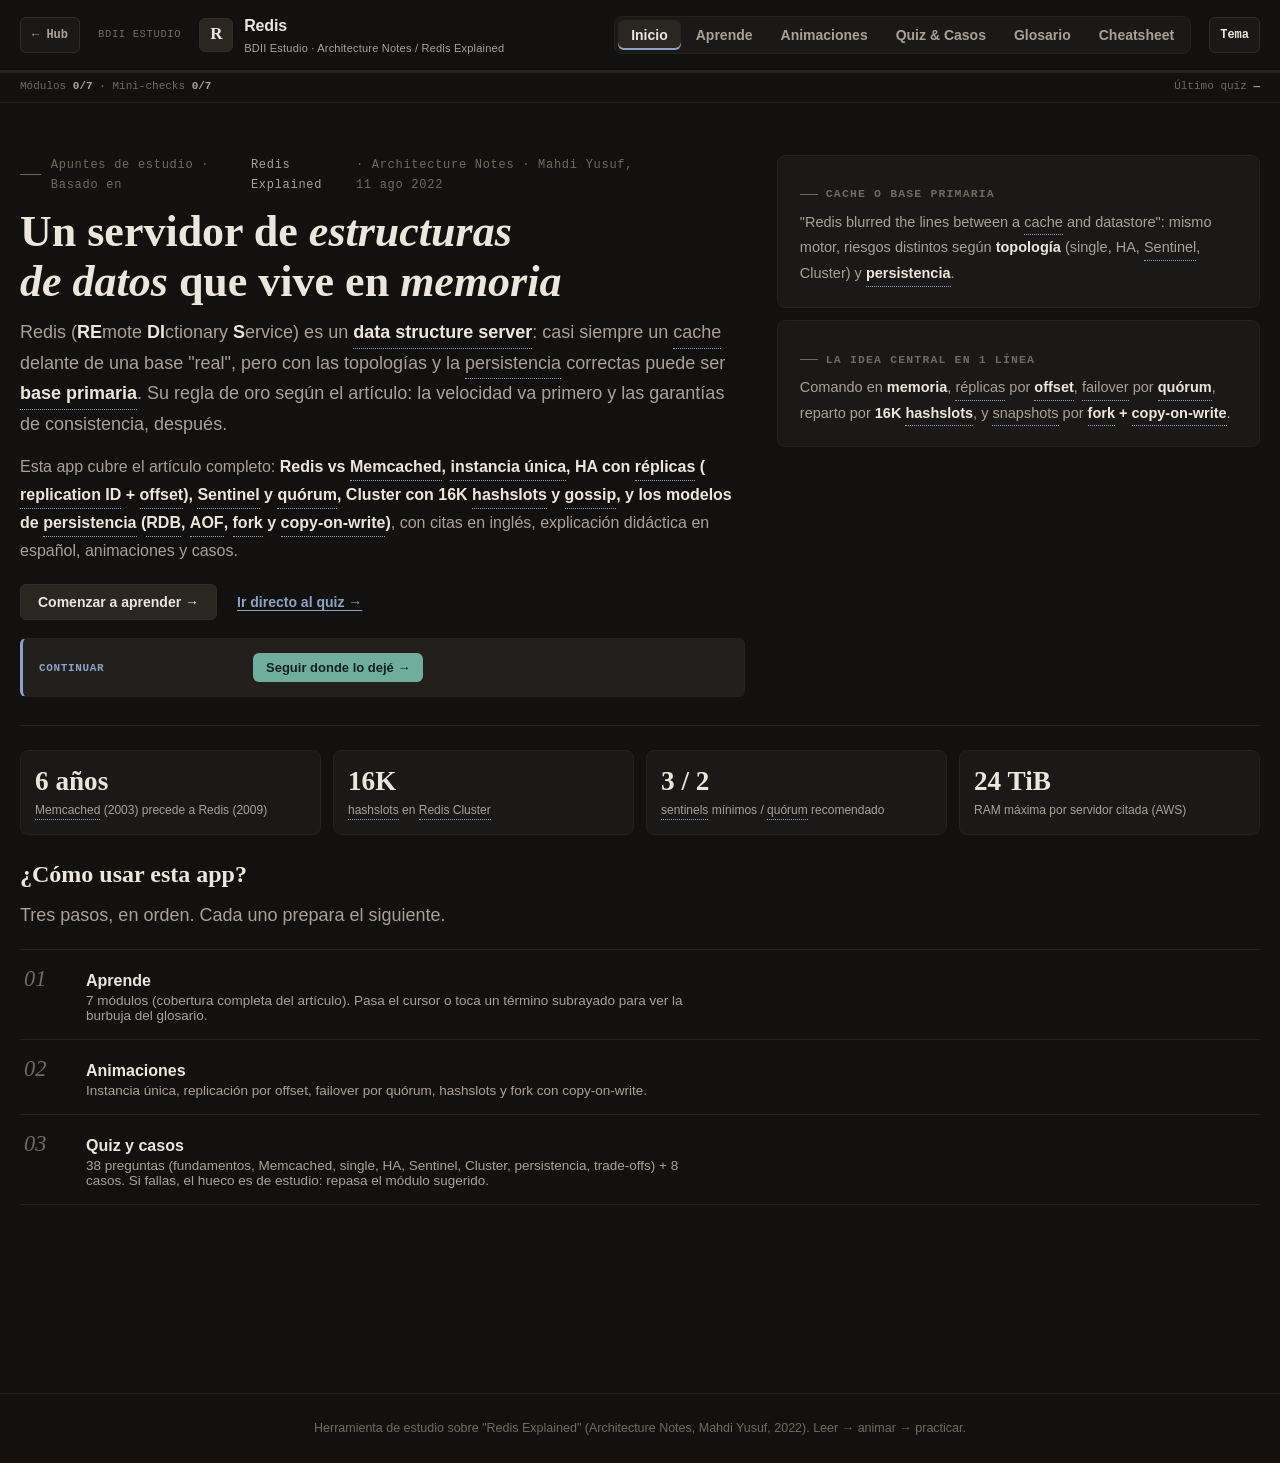
<file: redis/redis_app.html>
<!DOCTYPE html>
<html lang="es">
<head>
<meta charset="UTF-8">
<meta name="viewport" content="width=device-width, initial-scale=1.0">
<title>Redis · BDII Estudio — Architecture Notes / Redis Explained (Mahdi Yusuf)</title>
<style>
/* ============ ESTUDIO SUITE · design system v4 ("Study-desk editorial") ============
   Tesis: apuntes de curso compuestos como página editorial — titulares serif,
   datelines mono, reglas finas en vez de tarjetas, examen numerado, un solo
   azul tinta reservado a la acción. Ejes: density media · warmth cálida ·
   formality media-baja · energy quieta · ornament estructural · contrast alto.
   Offline: Georgia + sans/mono nativos (sin fuentes bloqueantes). Clases e ids
   intactos: el JS no cambia salvo iconos de módulo y flechas en tabs. */
:root{
  --bg:#131110; --bg2:#171514; --surface:#1b1917; --surface2:#221f1c; --surface3:#2a2622;
  --border:#322d27; --border-soft:#25211d;
  --text:#ece7dc; --muted:#a8a196; --dim:#6f6a61;
  --blue:#8ba3c7; --blue-soft:rgba(139,163,199,.12);
  --teal:#6fae9d; --teal-soft:rgba(111,174,157,.11);
  --orange:#c08d5c; --orange-soft:rgba(192,141,92,.11);
  --purple:#9d8ab8; --purple-soft:rgba(157,138,184,.11);
  --gold:#c2a05e; --gold-soft:rgba(194,160,94,.11);
  --pink:#b08396; --pink-soft:rgba(176,131,150,.11);
  --good:#74b18f; --bad:#c07f8c;
  --brand1:#8ba3c7; --brand2:#8ba3c7;
  --display:Georgia,'Palatino Linotype','Book Antiqua',Palatino,serif;
  --mono:ui-monospace,SFMono-Regular,Consolas,"Liberation Mono",Menlo,monospace;
  --sans:-apple-system,BlinkMacSystemFont,"Segoe UI",Roboto,"Helvetica Neue",Arial,sans-serif;
  --shadow:none;
  --shadow-sm:none;
  --radius:8px; --radius-sm:6px; --radius-xs:4px;
  --ring:0 0 0 2px rgba(139,163,199,.45);
}
*{box-sizing:border-box;}
html{scroll-behavior:smooth;}
body{
  margin:0; color:var(--text);
  font-family:var(--sans); line-height:1.7; font-size:16px;
  background:var(--bg);
  -webkit-font-smoothing:antialiased; text-rendering:optimizeLegibility;
}
body.light{
  --bg:#f4f1e9; --bg2:#ece6d5; --surface:#fbf9f2; --surface2:#f0e9d6; --surface3:#e3d8bf;
  --border:#d2c7a9; --border-soft:#e0d6bc;
  --text:#26241f; --muted:#5e594e; --dim:#948d7d;
  --blue:#3c5a86; --blue-soft:rgba(60,90,134,.09);
  --teal:#337065; --teal-soft:rgba(51,112,101,.09);
  --orange:#8f5f2b; --orange-soft:rgba(143,95,43,.09);
  --purple:#635183; --purple-soft:rgba(99,81,131,.09);
  --gold:#7d6a2e; --gold-soft:rgba(125,106,46,.10);
  --pink:#8f4f68; --pink-soft:rgba(143,79,104,.09);
  --good:#3c7a5d; --bad:#9c4a59;
  --shadow:0 1px 2px rgba(60,50,25,.08);
  --shadow-sm:0 1px 2px rgba(60,50,25,.06);
  background:var(--bg);
}
::selection{background:var(--border); color:var(--text);}
a{color:var(--blue); text-decoration:none; border-radius:3px;}
a:hover{text-decoration:underline;}
a:focus-visible, button:focus-visible, input:focus-visible{outline:none; box-shadow:var(--ring);}
::-webkit-scrollbar{width:11px; height:11px;}
::-webkit-scrollbar-thumb{background:var(--border); border-radius:8px; border:3px solid var(--bg);}
::-webkit-scrollbar-track{background:transparent;}
.skip-link{position:absolute; left:12px; top:-48px; z-index:100; background:var(--surface); color:var(--text); border:1px solid var(--border); border-radius:6px; padding:8px 14px; font-size:14px; font-weight:600; transition:top .15s ease; text-decoration:none;}
.skip-link:focus{top:12px;}

/* ============ HEADER / NAV ============ */
header{position:sticky; top:0; z-index:50; background:var(--bg); border-bottom:1px solid var(--border-soft);}
.topbar{max-width:1480px; margin:0 auto; padding:12px 20px; display:flex; align-items:center; gap:18px; flex-wrap:wrap;}
.brand{display:flex; align-items:center; gap:11px; font-weight:650; letter-spacing:-.01em; font-size:16px;}
.brand .logo{width:34px; height:34px; border-radius:6px; flex:0 0 auto; background:var(--surface3); border:1px solid var(--border); display:grid; place-items:center; font-weight:700; font-family:var(--display); font-size:17px; color:var(--text);}
.brand small{display:block; font-weight:500; font-size:11px; color:var(--muted); letter-spacing:.02em;}
.tabs{display:flex; gap:2px; margin-left:auto; flex-wrap:wrap; background:var(--surface); border:1px solid var(--border-soft); border-radius:8px; padding:3px;}
.tab{border:0; background:transparent; color:var(--muted); font-family:var(--sans); font-size:14px; font-weight:600; padding:7px 13px; border-radius:6px; cursor:pointer;}
.tab:hover{color:var(--text); background:var(--surface2);}
.tab.active{color:var(--text); background:var(--surface3); box-shadow:inset 0 -2px 0 var(--blue);}
.theme-btn{border:1px solid var(--border); background:var(--surface); color:var(--text); min-width:36px; height:36px; padding:0 10px; border-radius:6px; cursor:pointer; font-size:12px; font-weight:650; font-family:var(--mono); flex:0 0 auto;}
.theme-btn:hover{border-color:var(--dim);}
.hub-link{flex:0 0 auto; font-family:var(--mono); font-size:12px; font-weight:650; color:var(--muted); border:1px solid var(--border); background:var(--surface); padding:7px 11px; border-radius:6px; text-decoration:none; white-space:nowrap;}
.hub-link:hover{color:var(--text); border-color:var(--dim); text-decoration:none;}.suite-stamp{font-family:var(--mono);font-size:10.5px;letter-spacing:.06em;text-transform:uppercase;color:var(--dim);white-space:nowrap;}
.progress-track{height:3px; background:var(--border-soft);}
.progress-fill{height:100%; width:0; background:var(--blue); transition:width .4s ease;}

/* ============ LAYOUT / TYPE — escala 12 / 14 / 16 / 18 / 24 / 40 ============ */
main{max-width:1480px; margin:0 auto; padding:32px 20px 110px;}
.view{display:none;}
.view.active{display:block; animation:fadeUp .25s ease;}
@keyframes fadeUp{from{opacity:0;}to{opacity:1;}}
@keyframes pop{from{opacity:0;}to{opacity:1;}}
@keyframes animPulse{0%,100%{opacity:1;}50%{opacity:.55;}}
h1.title{font-family:var(--display); font-weight:700; font-size:clamp(2rem,4.4vw,2.75rem); margin:12px 0 12px; letter-spacing:0; line-height:1.12; text-wrap:balance;}
h1.title em{font-style:italic;}
h2{font-family:var(--display); font-weight:700; font-size:1.5rem; margin:0 0 12px; letter-spacing:0; line-height:1.25; text-wrap:balance;}
h3{font-family:var(--display); font-weight:700; font-size:1.15rem; margin:30px 0 10px; line-height:1.3;}
p{max-width:88ch; color:var(--muted); margin:0 0 13px; text-wrap:pretty;}
p strong, li strong, td strong{color:var(--text);}
ul, ol{color:var(--muted);}
.lede{font-size:1.125rem; color:var(--muted); max-width:84ch; line-height:1.65;}
.dateline{display:flex; align-items:center; gap:10px; font-family:var(--mono); font-size:12px; letter-spacing:.06em; color:var(--dim); margin:0 0 4px;}
.dateline::before{content:""; width:26px; height:1px; background:var(--dim);}
.dateline cite{font-style:normal; color:var(--muted);}
.kicker{display:inline-flex; align-items:center; gap:8px; font-family:var(--mono); font-size:11.5px; letter-spacing:.1em; text-transform:uppercase; color:var(--dim); font-weight:700;}
.kicker::before{content:""; width:18px; height:1px; background:var(--dim);}

.card{background:var(--surface); border:1px solid var(--border-soft); border-radius:var(--radius); padding:20px 22px; margin:14px 0;}
.card.accent-blue, .card.accent-teal, .card.accent-orange, .card.accent-purple, .card.accent-gold, .card.accent-pink{border-left:1px solid var(--border-soft);}
.callout{position:relative; border-radius:6px; padding:13px 16px 13px 48px; margin:16px 0; font-size:14px; max-width:96ch; background:var(--surface2); border:1px solid var(--border-soft); border-left:3px solid var(--dim);}
.callout::before{display:grid; place-items:center; width:24px; height:24px; border-radius:6px; position:absolute; left:12px; top:13px; font-size:13px; font-weight:700; background:var(--surface3); border:1px solid var(--border);}
.callout .lbl{font-family:var(--mono); font-size:10.5px; text-transform:uppercase; letter-spacing:.08em; margin-bottom:5px; font-weight:700; color:var(--dim);}
.callout.info{border-left-color:var(--blue);} .callout.info .lbl{color:var(--blue);} .callout.info::before{content:"i"; color:var(--blue); font-family:var(--sans); font-style:normal;}
.callout.tip{border-left-color:var(--teal);} .callout.tip .lbl{color:var(--teal);} .callout.tip::before{content:"✓"; color:var(--teal);}
.callout.warn{border-left-color:var(--orange);} .callout.warn .lbl{color:var(--orange);} .callout.warn::before{content:"!"; color:var(--orange);}
.callout.err{border-left-color:var(--bad);} .callout.err .lbl{color:var(--bad);} .callout.err::before{content:"×"; color:var(--bad);}
.callout.dark{background:var(--surface2);}
.trade{background:var(--surface2); border:1px solid var(--border-soft); border-left:3px solid var(--gold); border-radius:6px; padding:12px 15px; margin:14px 0; font-size:14px; max-width:96ch; color:var(--muted);}
.trade b{color:var(--text);}
.trade b:first-child{color:var(--text);}

code{font-family:var(--mono); font-size:.85em; background:var(--surface2); border:1px solid var(--border-soft); padding:1px 5px; border-radius:4px; color:var(--text);}
pre{background:#100f0e; color:#d8d5cf; padding:16px 18px; border-radius:4px; overflow-x:auto; font-family:var(--mono); font-size:12.5px; line-height:1.7; max-width:100%; border:1px solid var(--border-soft);}
body.light pre{background:#26241f; color:#e2ded6;}
pre code{background:none; border:0; padding:0; color:inherit; font-size:inherit;}
.kw{color:#c8b88a;} .str{color:#93b898;} .cmt{color:#6e6e76;} .fn{color:#9db4d0;} .op{color:#b39ec4;}

table{border-collapse:separate; border-spacing:0; width:100%; margin:14px 0; font-size:13.5px; border:1px solid var(--border-soft); border-radius:4px; overflow:hidden;}
th,td{padding:9px 12px; text-align:left; vertical-align:top; border-bottom:1px solid var(--border-soft);}
th{background:var(--surface2); font-weight:650; color:var(--text); font-size:12.5px;}
tr:last-child th, tr:last-child td{border-bottom:0;}
tbody tr:hover td{background:var(--surface2);}
tr:nth-child(even) td{background:color-mix(in srgb, var(--surface2) 50%, transparent);}
table, .score-chip, .step-counter{font-variant-numeric:tabular-nums;}

.pill{display:inline-block; padding:2px 10px; border-radius:999px; font-size:11.5px; font-weight:650; font-family:var(--mono); border:1px solid var(--border);}
.pill.blue{background:var(--blue-soft); color:var(--blue); border-color:transparent;}
.pill.teal{background:var(--teal-soft); color:var(--teal); border-color:transparent;}
.pill.orange{background:var(--orange-soft); color:var(--orange); border-color:transparent;}
.pill.purple{background:var(--purple-soft); color:var(--purple); border-color:transparent;}
.pill.gold{background:var(--gold-soft); color:var(--gold); border-color:transparent;}

.btn{display:inline-flex; align-items:center; gap:8px; border:1px solid var(--border); cursor:pointer; background:var(--surface3); color:var(--text); font-weight:600; font-size:14px; font-family:var(--sans); padding:9px 17px; border-radius:var(--radius-sm);}
.btn:hover{border-color:var(--dim); filter:brightness(1.1);}
.btn:active{transform:none;}
.btn:disabled{opacity:.45; cursor:default;}
.btn.ghost{background:var(--surface2); color:var(--text); border-color:var(--border-soft);}
.btn.ghost:hover{border-color:var(--dim);}
.btn.teal{background:var(--teal); border-color:transparent; color:#10201c;}
body.light .btn.teal{color:#fbf9f3;}
.btn.teal:hover{filter:brightness(.94);}
.btn.playing{background:var(--gold); border-color:transparent; color:#1a1408;}
.btn.small{padding:6px 12px; font-size:13px;}
.linklike{background:none; border:0; padding:9px 4px; cursor:pointer; color:var(--blue); font-family:var(--sans); font-size:14px; font-weight:600; text-decoration:underline; text-underline-offset:3px; text-decoration-thickness:1px;}
.linklike:hover{filter:brightness(1.15);}
.controls .btn.seg-on{border-color:var(--teal); color:var(--teal);}

/* ============ HERO (editorial: dateline, titular, una acción) ============ */
.hero{display:grid; grid-template-columns:1.5fr 1fr; gap:32px; align-items:start; padding:20px 0 8px; border-bottom:1px solid var(--border-soft); padding-bottom:28px;}
.hero-cards{display:grid; gap:12px;}
.hero-cta{display:flex; gap:16px; align-items:center; flex-wrap:wrap; margin-top:20px;}
.stat-grid{display:grid; grid-template-columns:repeat(4,1fr); gap:12px; margin:24px 0;}
.stat{background:var(--surface); border:1px solid var(--border-soft); border-radius:var(--radius); padding:16px 14px 14px; text-align:left;}
.stat .n{font-family:var(--display); font-size:1.7rem; font-weight:700; color:var(--text); font-variant-numeric:tabular-nums; line-height:1.1;}
.stat .l{font-size:12px; color:var(--muted); margin-top:4px; line-height:1.5;}
.path{list-style:none; margin:18px 0; padding:0; border-top:1px solid var(--border-soft);}
.path li{border-bottom:1px solid var(--border-soft);}
.path-step{display:flex; gap:18px; align-items:baseline; width:100%; text-align:left; background:none; border:0; padding:16px 4px; cursor:pointer; color:var(--text); font-family:var(--sans);}
.path-step:hover .path-t{color:var(--blue);}
.path-n{font-family:var(--display); font-style:italic; font-size:1.4rem; color:var(--dim); min-width:44px;}
.path-step:hover .path-n{color:var(--blue);}
.path-t{display:block; font-size:16px; font-weight:650; color:var(--text);}
.path-d{display:block; font-size:13.5px; color:var(--muted); margin-top:3px; max-width:80ch;}

/* ============ APRENDE ============ */
.aprende-layout{display:grid; grid-template-columns:220px minmax(0,1fr); gap:36px; align-items:start;}
.module-nav{position:sticky; top:78px; display:flex; flex-direction:column; gap:2px; background:var(--surface); border:1px solid var(--border-soft); border-radius:var(--radius); padding:6px;}
.module-link{display:flex; align-items:center; gap:10px; text-align:left; cursor:pointer; background:transparent; border:0; border-radius:6px; color:var(--muted); font-family:var(--sans); font-size:13.5px; font-weight:600; padding:8px 11px; border-left:2px solid transparent;}
.module-link:hover{background:var(--surface2); color:var(--text);}
.module-link.active{background:var(--surface2); color:var(--text); border-left-color:var(--blue);}
.module-link .idx{font-family:var(--mono); font-size:11px; color:var(--dim);}
.module-link.done .check{margin-left:auto; color:var(--good); font-size:13px; font-weight:700;}
.module-content{min-width:0;}
.module-content > h2{margin-top:4px;}
.done-banner{display:none; align-items:center; gap:10px; background:var(--surface2); border:1px solid var(--border-soft); border-left:3px solid var(--good); border-radius:6px; padding:9px 14px; margin-bottom:14px; color:var(--text); font-weight:600; font-size:14px;}
.module-pager{display:flex; justify-content:space-between; gap:12px; margin-top:24px; flex-wrap:wrap;}
.legend{display:flex; gap:10px; flex-wrap:wrap; margin:14px 0;}

/* ============ SVG figures ============ */
figure{margin:20px 0;}
figure svg{width:100%; height:auto; display:block; background:var(--surface); border:1px solid var(--border-soft); border-radius:4px;}
figure figcaption{font-size:14px; color:var(--muted); background:var(--surface); border:1px solid var(--border-soft); border-radius:6px; padding:9px 13px; margin-top:8px; font-family:var(--sans);}
figure figcaption span{color:var(--text);}
.tnode{font:600 13px var(--sans); fill:var(--text);}
.tedge{font:400 11px var(--mono); fill:var(--muted);}
svg text.svgcap{font:700 14px var(--sans); fill:var(--gold);}
svg .flow{stroke-dasharray:7 5; animation:dashmove 0.9s linear infinite;}
@keyframes dashmove{to{stroke-dashoffset:-12;}}
.controls{display:flex; gap:10px; flex-wrap:wrap; align-items:center; margin:12px 0;}
.controls label{cursor:pointer;}
input[type="checkbox"]{accent-color:var(--blue);}
input[type="range"]{-webkit-appearance:none; appearance:none; height:4px; border-radius:99px; background:var(--border); outline-offset:4px;}
input[type="range"]::-webkit-slider-thumb{-webkit-appearance:none; width:16px; height:16px; border-radius:50%; background:var(--text); border:none; cursor:pointer;}
input[type="range"]::-moz-range-thumb{width:16px; height:16px; border-radius:50%; background:var(--text); border:none; cursor:pointer;}

/* ============ ANIM feedback ============ */
.anim-status{display:flex; align-items:center; gap:12px; margin:14px 0 4px; flex-wrap:wrap;}
.status-badge{font-family:var(--mono); font-size:11.5px; font-weight:700; padding:3px 11px; border-radius:999px; background:var(--surface2); border:1px solid var(--border); color:var(--muted); white-space:nowrap;}
.status-badge.playing{color:var(--teal); border-color:var(--teal); animation:animPulse 1.4s ease-in-out infinite;}
.status-badge.paused{color:var(--gold); border-color:var(--gold);}
.status-badge.done{color:var(--good); border-color:var(--good);}
.anim-progress{flex:1; min-width:140px; height:6px; border-radius:999px; background:var(--surface2); overflow:hidden; border:1px solid var(--border-soft);}
.anim-progress-fill{height:100%; width:0; background:var(--blue); transition:width .4s ease;}
.step-counter{font-family:var(--mono); font-size:12px; color:var(--dim); min-width:52px; text-align:right;}
.narrator{background:var(--surface); border:1px solid var(--border-soft); border-left:3px solid var(--blue); border-radius:6px; padding:11px 15px; margin:10px 0; font-size:15px; line-height:1.65; color:var(--text); min-height:52px;}
.narrator b{color:var(--text);}

/* ============ QUIZ (examen numerado) ============ */
.quiz-toolbar{display:flex; gap:12px; align-items:center; flex-wrap:wrap; margin:14px 0;}
.score-chip{background:var(--surface); border:1px solid var(--border); border-radius:999px; padding:6px 14px; font-weight:650; font-family:var(--mono); font-size:13.5px; font-variant-numeric:tabular-nums;}
.question-card{background:var(--surface); border:1px solid var(--border-soft); border-radius:var(--radius); padding:20px 22px; margin:16px 0; scroll-margin-top:90px;}
.qmeta{display:flex; gap:8px; align-items:center; margin-bottom:10px; flex-wrap:wrap;}
.qmeta .qnum{font-family:var(--display); font-style:italic; font-size:15px; color:var(--dim);}
.qtag{font-family:var(--mono); font-size:11px; font-weight:700; padding:2px 9px; border-radius:999px; border:1px solid transparent;}
.qtext{font-size:16.5px; font-weight:650; margin-bottom:12px; color:var(--text); line-height:1.6;}
.opts{counter-reset:qa;}
.opt{position:relative; display:block; width:100%; text-align:left; cursor:pointer; font-family:var(--sans); background:var(--surface); border:1px solid var(--border-soft); color:var(--text); border-radius:6px; padding:10px 13px 10px 50px; margin:7px 0; font-size:14px; line-height:1.55;}
.opt::before{counter-increment:qa; content:counter(qa,upper-alpha); position:absolute; left:11px; top:50%; transform:translateY(-50%); width:26px; height:26px; display:grid; place-items:center; border-radius:6px; background:var(--surface2); border:1px solid var(--border); font-family:var(--mono); font-size:12px; font-weight:700; color:var(--dim);}
.opt:hover{border-color:var(--dim);}
.opt:hover::before{color:var(--text); border-color:var(--dim);}
.opt.correct{border-color:var(--good);}
.opt.correct::before{background:var(--good); border-color:var(--good); color:#0e1512;}
.opt.wrong{border-color:var(--bad);}
.opt.wrong::before{background:var(--bad); border-color:var(--bad); color:#fff;}
.opt:disabled{cursor:default;}
.opt:disabled:not(.correct):not(.wrong){opacity:.7;}
.explain{display:none; background:var(--surface2); border:1px solid var(--border-soft); border-left:3px solid var(--teal); border-radius:0 6px 6px 0; padding:13px 15px; margin-top:11px; font-size:13.5px; color:var(--muted);}
.explain.show{display:block; animation:pop .2s ease;}
.explain .why{font-weight:700; color:var(--text);}
.quiz-result{display:none; text-align:center; padding:30px; background:var(--surface); border-radius:var(--radius); border:1px solid var(--border-soft); margin:20px 0;}
.quiz-result.show{display:block; animation:pop .25s ease;}
.big-score{font-family:var(--display); font-size:3.2rem; font-weight:700; color:var(--text); font-variant-numeric:tabular-nums; line-height:1;}
.grade-bar{height:10px; border-radius:999px; background:var(--surface2); border:1px solid var(--border-soft); overflow:hidden; margin:14px auto; max-width:420px;}
.grade-fill{height:100%; width:0; border-radius:999px; background:var(--blue); transition:width .6s ease;}
.case-card{background:var(--surface); border:1px solid var(--border-soft); border-radius:var(--radius); padding:20px 22px; margin:18px 0; scroll-margin-top:90px;}
.case-card h3{margin-top:6px;}
.case-step{background:var(--surface2); border:1px solid var(--border-soft); border-radius:6px; padding:12px 15px; margin:10px 0; font-size:14px;}
.hint-btn{font-family:var(--mono); font-size:12.5px;}
.reveal-btn{margin-top:6px;}

/* ============ GLOSARIO ============ */
.glossary-search{width:100%; max-width:480px; background:var(--surface); border:1px solid var(--border); color:var(--text); font-family:var(--sans); font-size:14.5px; padding:11px 15px 11px 40px; border-radius:6px; margin:12px 0 8px; background-image:url("data:image/svg+xml,%3Csvg xmlns='http://www.w3.org/2000/svg' width='15' height='15' viewBox='0 0 24 24' fill='none' stroke='%236f6a61' stroke-width='2.2' stroke-linecap='round'%3E%3Ccircle cx='11' cy='11' r='7'/%3E%3Cpath d='M20 20l-3.5-3.5'/%3E%3C/svg%3E"); background-repeat:no-repeat; background-position:13px center;}
.glossary-search:focus{border-color:var(--blue); box-shadow:var(--ring); outline:none;}
.glossary-search::placeholder{color:var(--dim);}
.gloss-term{background:var(--surface); border:1px solid var(--border-soft); border-radius:6px; padding:15px 17px; margin:10px 0; border-left:2px solid transparent;}
.gloss-term:hover{border-left-color:var(--dim);}
.gloss-term h3{margin:0 0 5px; font-size:15.5px;}
.gloss-term .def{color:var(--muted); font-size:14px;}

/* ============ CHEATSHEET ============ */
#cheatsheetContent{display:grid; grid-template-columns:1fr 1fr; gap:0 14px; align-items:start;}
#cheatsheetContent .card{margin:7px 0;}
#cheatsheetContent .card:first-child{grid-column:1 / -1;}

footer{margin-top:60px; padding:24px 20px; border-top:1px solid var(--border-soft); text-align:center; color:var(--dim); font-size:12.5px;}

@media(max-width:860px){
  body{font-size:15.5px;}
  .hero{grid-template-columns:1fr;}
  .stat-grid{grid-template-columns:repeat(2,1fr);}
  .path-step{padding:14px 2px;}
  #cheatsheetContent{grid-template-columns:1fr;}
  .aprende-layout{grid-template-columns:1fr;}
  .module-nav{position:static; flex-direction:row; overflow-x:auto; padding:6px; scrollbar-width:thin;}
  .module-link{white-space:nowrap; border-left:0; border-bottom:2px solid transparent; border-radius:0;}
  .module-link.active{border-bottom-color:var(--blue);}
  h1.title{font-size:1.7rem;}
  .tabs{margin-left:0;}
  table{display:block; overflow-x:auto;}
}
@media print{
  header, .hub-link, .suite-stamp, .tabs, .theme-btn, .progress-track, .controls, .anim-status, .narrator, .quiz-toolbar, #glossarySearch, .module-pager, .theme-btn, .module-nav, footer{display:none !important;}
  body{background:#fff;}
  main{max-width:100%; padding:0;}
  .view{display:none !important;}
  #view-cheatsheet{display:block !important;}
  #cheatsheetContent{display:grid; grid-template-columns:1fr 1fr; gap:8px;}
  #cheatsheetContent .card{box-shadow:none; break-inside:avoid; border:1px solid #999; margin:4px 0; padding:10px 12px;}
}
@media (prefers-reduced-motion: reduce){
  html{scroll-behavior:auto;}
  *, *::before, *::after{animation-duration:.01ms !important; animation-iteration-count:1 !important; transition-duration:.01ms !important;}
  svg .flow{animation:none;}
}


/* ============ GLOSSARY TIP BUBBLES (Study-desk speech) ============ */
.tip-term{position:relative; cursor:help; border-bottom:1.5px dotted var(--blue); color:inherit; font-weight:650; background:transparent; padding:0; margin:0; font:inherit; display:inline; border-radius:0; border-top:0; border-left:0; border-right:0;}
.tip-term:hover, .tip-term:focus-visible, .tip-term.is-open{border-bottom-color:var(--gold); color:var(--gold);}
.tip-term:focus-visible{outline:none; box-shadow:none;}
.tip-bubble{position:absolute; z-index:80; left:50%; bottom:calc(100% + 10px); transform:translateX(-50%); width:min(340px, 78vw); padding:12px 14px; background:var(--surface2); color:var(--text); border:1px solid var(--border); border-radius:10px 10px 10px 4px; box-shadow:0 8px 24px rgba(0,0,0,.28); font-family:var(--sans); font-size:13px; font-weight:500; line-height:1.55; text-align:left; opacity:0; visibility:hidden; pointer-events:none; transition:opacity .15s ease, visibility .15s ease;}
.tip-bubble::after{content:""; position:absolute; left:50%; bottom:-7px; transform:translateX(-50%) rotate(45deg); width:12px; height:12px; background:var(--surface2); border-right:1px solid var(--border); border-bottom:1px solid var(--border);}
.tip-bubble .tip-k{display:block; font-family:var(--mono); font-size:11px; letter-spacing:.04em; text-transform:uppercase; color:var(--blue); margin-bottom:4px;}
.tip-bubble .tip-ref{display:block; margin-top:6px; font-size:11.5px; color:var(--dim);}
.tip-term:hover .tip-bubble, .tip-term:focus-within .tip-bubble, .tip-term.is-open .tip-bubble{opacity:1; visibility:visible; pointer-events:auto;}
.tip-term.tip-below .tip-bubble{bottom:auto; top:calc(100% + 10px); border-radius:4px 10px 10px 10px;}
.tip-term.tip-below .tip-bubble::after{bottom:auto; top:-7px; border-right:0; border-bottom:0; border-left:1px solid var(--border); border-top:1px solid var(--border);}
@media (hover:none){
  .tip-term:hover .tip-bubble{opacity:0; visibility:hidden;}
  .tip-term.is-open .tip-bubble{opacity:1; visibility:visible; pointer-events:auto;}
}
@media print{ .tip-bubble{display:none !important;} .tip-term{border-bottom:none; font-weight:inherit;} }

/* ============ STUDY UX v5 (resume / TOC / quiz modes / comfort) ============ */
.progress-meta{display:flex; justify-content:space-between; gap:10px; align-items:center; max-width:1480px; margin:0 auto; padding:4px 20px 6px; font-family:var(--mono); font-size:11px; color:var(--dim); flex-wrap:wrap;}
.progress-meta b{color:var(--muted); font-weight:650;}
.continue-card{margin:18px 0 0; padding:14px 16px; background:var(--surface2); border:1px solid var(--border-soft); border-left:3px solid var(--blue); border-radius:6px; display:flex; gap:14px; align-items:center; flex-wrap:wrap;}
.continue-card .cc-label{font-family:var(--mono); font-size:11px; letter-spacing:.06em; text-transform:uppercase; color:var(--blue); font-weight:700;}
.continue-card .cc-detail{font-size:14px; color:var(--muted); flex:1; min-width:200px;}
.continue-card .cc-detail strong{color:var(--text);}
.module-outline{position:sticky; top:78px; z-index:5; display:flex; gap:6px; flex-wrap:wrap; padding:8px 0 10px; margin:0 0 8px; background:linear-gradient(var(--bg) 70%, transparent); border-bottom:1px solid var(--border-soft);}
.module-outline a{font-family:var(--mono); font-size:11px; font-weight:650; color:var(--muted); text-decoration:none; padding:4px 9px; border-radius:999px; border:1px solid var(--border-soft); background:var(--surface); white-space:nowrap;}
.module-outline a:hover{color:var(--text); border-color:var(--dim); text-decoration:none;}
.module-content h3, .module-content .trade{scroll-margin-top:110px;}
.module-chip{font-family:var(--mono); font-size:11px; font-weight:700; color:var(--dim); margin:0 0 8px;}
.module-content.reading-mode{line-height:1.85;}
.module-content.reading-mode p, .module-content.reading-mode .lede{max-width:72ch; font-size:1.05em;}
.anim-learn-link{margin-top:10px; font-size:13px;}
.seg-tabs{display:flex; gap:4px; flex-wrap:wrap; margin:10px 0 4px; background:var(--surface); border:1px solid var(--border-soft); border-radius:8px; padding:3px; width:fit-content;}
.seg-tab{border:0; background:transparent; color:var(--muted); font-family:var(--sans); font-size:13.5px; font-weight:600; padding:7px 14px; border-radius:6px; cursor:pointer;}
.seg-tab:hover{color:var(--text); background:var(--surface2);}
.seg-tab.active{color:var(--text); background:var(--surface3); box-shadow:inset 0 -2px 0 var(--blue);}
.quiz-panel, .cases-panel{display:none;}
.quiz-panel.active, .cases-panel.active{display:block;}
.quiz-modes, .quiz-filters, .quiz-page-ctl{display:flex; gap:6px; align-items:center; flex-wrap:wrap;}
.quiz-modes .btn.seg-on, .quiz-filters .btn.seg-on, .quiz-page-ctl .btn.seg-on{border-color:var(--blue); color:var(--blue);}
.quiz-nav{display:flex; gap:10px; align-items:center; justify-content:space-between; flex-wrap:wrap; margin:14px 0;}
.quiz-map{display:flex; gap:4px; flex-wrap:wrap; max-width:100%;}
.quiz-map button{width:28px; height:28px; border-radius:6px; border:1px solid var(--border-soft); background:var(--surface); color:var(--dim); font-family:var(--mono); font-size:11px; font-weight:700; cursor:pointer; padding:0;}
.quiz-map button:hover{border-color:var(--dim); color:var(--text);}
.quiz-map button.answered{background:var(--blue-soft); color:var(--blue); border-color:transparent;}
.quiz-map button.wrong{background:var(--pink-soft); color:var(--bad);}
.quiz-map button.correct{background:var(--teal-soft); color:var(--good);}
.quiz-map button.current{box-shadow:var(--ring);}
.quiz-remediation{text-align:left; margin:16px auto 0; max-width:640px;}
.quiz-remediation a{display:inline-block; margin:3px 6px 3px 0; font-size:13px;}
.tip-bubble .tip-gloss{display:inline-block; margin-top:8px; font-family:var(--mono); font-size:11px; font-weight:700; color:var(--blue); cursor:pointer; border:0; background:none; padding:0; text-decoration:underline; text-underline-offset:2px;}
.tip-term.tip-left .tip-bubble{left:0; transform:none;}
.tip-term.tip-right .tip-bubble{left:auto; right:0; transform:none;}
body.light .module-outline{background:linear-gradient(var(--bg) 70%, transparent);}
@media(max-width:860px){
  .module-outline{position:static; top:auto;}
}
@media print{
  .continue-card, .seg-tabs, .quiz-modes, .quiz-filters, .quiz-page-ctl, .quiz-nav, .module-outline, .module-chip, .progress-meta, .anim-learn-link, .print-hint{display:none !important;}
  @page{margin:12mm;}
}

</style>
</head>
<body><a class="skip-link" href="#main">Saltar al contenido</a>
<header>
  <div class="topbar">
    <a class="hub-link" href="../index.html">← Hub</a><span class="suite-stamp">BDII Estudio</span>
    <div class="brand"><div class="logo">R</div><div><div>Redis</div>
        <small>BDII Estudio · Architecture Notes / Redis Explained</small></div></div>
    <nav class="tabs" id="tabs" role="tablist" aria-label="Vistas de estudio">
      <button class="tab active" role="tab" aria-selected="true" data-view="inicio">Inicio</button>
      <button class="tab" role="tab" aria-selected="false" data-view="aprende">Aprende</button>
      <button class="tab" role="tab" aria-selected="false" data-view="animaciones">Animaciones</button>
      <button class="tab" role="tab" aria-selected="false" data-view="quiz">Quiz & Casos</button>
      <button class="tab" role="tab" aria-selected="false" data-view="glosario">Glosario</button>
      <button class="tab" role="tab" aria-selected="false" data-view="cheatsheet">Cheatsheet</button>
    </nav>
    <button type="button" class="theme-btn" id="themeBtn" title="Cambiar tema" aria-label="Cambiar tema">Tema</button>
  </div>
  <div class="progress-track"><div class="progress-fill" id="progressFill"></div></div>
  <div class="progress-meta" id="progressMeta"><span id="progressLabel">Módulos 0/7</span><span id="progressQuizHint"></span></div>
</header>
<main id="main">
<section id="view-inicio" class="view active">
  <div class="hero">
    <div>
      <p class="dateline">Apuntes de estudio · Basado en <cite>Redis Explained</cite> · Architecture Notes · Mahdi Yusuf, 11 ago 2022</p>
      <h1 class="title">Un servidor de <em>estructuras de datos</em> que vive en <em>memoria</em></h1>
      <p class="lede">Redis (<strong>RE</strong>mote <strong>DI</strong>ctionary <strong>S</strong>ervice) es un <strong>data structure server</strong>: casi siempre un cache delante de una base "real", pero con las topologías y la persistencia correctas puede ser <strong>base primaria</strong>. Su regla de oro según el artículo: la velocidad va primero y las garantías de consistencia, después.</p>
      <p>Esta app cubre el artículo completo: <strong>Redis vs Memcached, instancia única, HA con réplicas (replication ID + offset), Sentinel y quórum, Cluster con 16K hashslots y gossip, y los modelos de persistencia (RDB, AOF, fork y copy-on-write)</strong>, con citas en inglés, explicación didáctica en español, animaciones y casos.</p>
      <div class="hero-cta">
        <button class="btn" onclick="go('aprende')">Comenzar a aprender →</button>
        <button class="linklike" onclick="go('quiz')">Ir directo al quiz →</button>
      </div>
      <div class="continue-card" id="continueCard" hidden>
        <div>
          <div class="cc-label">Continuar</div>
          <div class="cc-detail" id="continueDetail"></div>
        </div>
        <button class="btn teal small" id="continueBtn" type="button">Seguir donde lo dejé →</button>
      </div>
    </div>
    <div class="hero-cards">
      <div class="card accent-blue" style="margin:0;"><div class="kicker">Cache o base primaria</div><p style="margin:6px 0 0; font-size:14.5px;">"Redis blurred the lines between a cache and datastore": mismo motor, riesgos distintos según <strong>topología</strong> (single, HA, Sentinel, Cluster) y <strong>persistencia</strong>.</p></div>
      <div class="card accent-teal" style="margin:0;"><div class="kicker">La idea central en 1 línea</div><p style="margin:6px 0 0; font-size:14.5px;">Comando en <strong>memoria</strong>, réplicas por <strong>offset</strong>, failover por <strong>quórum</strong>, reparto por <strong>16K hashslots</strong>, y snapshots por <strong>fork + copy-on-write</strong>.</p></div>
    </div>
  </div>
  <div class="stat-grid">
    <div class="stat"><div class="n">6 años</div><div class="l">Memcached (2003) precede a Redis (2009)</div></div>
    <div class="stat"><div class="n">16K</div><div class="l">hashslots en Redis Cluster</div></div>
    <div class="stat"><div class="n">3 / 2</div><div class="l">sentinels mínimos / quórum recomendado</div></div>
    <div class="stat"><div class="n">24 TiB</div><div class="l">RAM máxima por servidor citada (AWS)</div></div>
  </div>
  <h2>¿Cómo usar esta app?</h2>
  <p class="lede">Tres pasos, en orden. Cada uno prepara el siguiente.</p>
  <ol class="path">
    <li><button class="path-step" onclick="go('aprende')"><span class="path-n">01</span><span><span class="path-t">Aprende</span><span class="path-d">7 módulos (cobertura completa del artículo). Pasa el cursor o toca un término subrayado para ver la burbuja del glosario.</span></span></button></li>
    <li><button class="path-step" onclick="go('animaciones')"><span class="path-n">02</span><span><span class="path-t">Animaciones</span><span class="path-d">Instancia única, replicación por offset, failover por quórum, hashslots y fork con copy-on-write.</span></span></button></li>
    <li><button class="path-step" onclick="go('quiz')"><span class="path-n">03</span><span><span class="path-t">Quiz y casos</span><span class="path-d">38 preguntas (fundamentos, Memcached, single, HA, Sentinel, Cluster, persistencia, trade-offs) + 8 casos. Si fallas, el hueco es de estudio: repasa el módulo sugerido.</span></span></button></li>
  </ol>
</section>
<section id="view-aprende" class="view">
  <span class="kicker">Ruta de aprendizaje</span>
  <h2>Aprende Redis desde cero</h2>
  <p class="lede">Sigue los módulos en orden. Los términos del glosario aparecen con <strong>subrayado punteado</strong>: hover o tap abre la burbuja. Los <strong>Trade-off</strong> son los que más caen en el quiz.</p>
  <div class="aprende-layout"><nav class="module-nav" id="moduleNav"></nav><div class="module-content" id="moduleContent"></div></div>
</section>
<section id="view-animaciones" class="view">
  <span class="kicker">Laboratorio visual</span>
  <h2>Animaciones interactivas</h2>
  <p class="lede">Pulsa los botones y observa el sistema en movimiento. Cada animación muestra su estado (play / pausa / listo), barra de progreso y narrador paso a paso. Los controles extra cambian el escenario.</p>
  <div class="card accent-teal" id="anim-single"><h3>1 · Instancia única: comando, memoria y fork</h3><p style="font-size:14px;">Un comando entra, se procesa en RAM y, si hay persistencia, un hijo creado por fork escribe RDB/AOF. Apaga la persistencia y mira qué pasa en un reinicio.</p><div class="controls"><button class="btn small" onclick="animSingle.step()">Siguiente paso →</button><button class="btn small ghost" onclick="animSingle.play()">Reproducir</button><button class="btn small ghost" onclick="animSingle.reset()">Reiniciar</button></div><div class="controls"><label style="display:inline-flex; align-items:center; gap:8px; font-size:14px; color:var(--text); cursor:pointer;"><input type="checkbox" id="persistToggle" checked style="width:17px; height:17px; accent-color:var(--teal);"> Persistencia ON/OFF</label></div><figure><svg id="svgSingle" viewBox="0 0 720 330" role="img" aria-label="1 · Instancia única: comando, memoria y fork"></svg><figcaption>Instancia única · <span id="singleCaption">Pulsa "Siguiente paso".</span></figcaption></figure><p class="anim-learn-link"><button class="linklike" type="button" onclick="goModule('m2')">Leer en Aprende → Módulo 2 · Single Redis Instance</button></p></div>
  <div class="card accent-orange" id="anim-ha"><h3>2 · Replicación: replication ID + offset</h3><p style="font-size:14px;">El primario sube su offset con cada comando. Una réplica que reconecta recibe partial sync (delta) o full sync (RDB + buffer), y al promoverse hay un nuevo ID.</p><div class="controls"><button class="btn small" onclick="animHa.step()">Siguiente paso →</button><button class="btn small ghost" onclick="animHa.play()">Reproducir</button><button class="btn small ghost" onclick="animHa.reset()">Reiniciar</button></div><div class="controls"><label style="display:inline-flex; align-items:center; gap:8px; font-size:14px; color:var(--text);">Réplica 2 reconecta con: <select id="haScenario" style="background:var(--surface); color:var(--text); border:1px solid var(--border); border-radius:6px; padding:5px 8px; font-size:13.5px;"><option value="partial">mismo replication ID (partial)</option><option value="full">ID desconocido (full)</option></select></label></div><figure><svg id="svgHa" viewBox="0 0 720 330" role="img" aria-label="2 · Replicación: replication ID + offset"></svg><figcaption>Replicación · <span id="haCaption">Pulsa "Siguiente paso".</span></figcaption></figure><p class="anim-learn-link"><button class="linklike" type="button" onclick="goModule('m3')">Leer en Aprende → Módulo 3 · Redis HA</button></p></div>
  <div class="card accent-purple" id="anim-sentinel"><h3>3 · Sentinel: quórum y failover</h3><p style="font-size:14px;">Tres sentinels vigilan al primario. Con quórum 2, el failover solo ocurre si al menos dos coinciden en que cayó. Mueve el control y observa.</p><div class="controls"><button class="btn small" onclick="animSentinel.step()">Siguiente paso →</button><button class="btn small ghost" onclick="animSentinel.play()">Reproducir</button><button class="btn small ghost" onclick="animSentinel.reset()">Reiniciar</button></div><div class="controls"><label style="display:inline-flex; align-items:center; gap:8px; font-size:14px; color:var(--text);">Sentinels que ven caído al primario: <input type="range" id="sentVotes" min="1" max="3" step="1" value="3" style="width:120px;"> <b id="sentVotesLbl">3 de 3</b></label></div><figure><svg id="svgSentinel" viewBox="0 0 720 330" role="img" aria-label="3 · Sentinel: quórum y failover"></svg><figcaption>Sentinel · <span id="sentinelCaption">Pulsa "Siguiente paso".</span></figcaption></figure><p class="anim-learn-link"><button class="linklike" type="button" onclick="goModule('m4')">Leer en Aprende → Módulo 4 · Redis Sentinel</button></p></div>
  <div class="card accent-pink" id="anim-cluster"><h3>4 · Cluster: hashslots y reshard M1-M2-M3</h3><p style="font-size:14px;">La clave cae en un hashslot fijo; añadir M3 solo mueve slots. Elige una clave y mira si cambia de dueño. Al final, gossip y promoción de S1.</p><div class="controls"><button class="btn small" onclick="animCluster.step()">Siguiente paso →</button><button class="btn small ghost" onclick="animCluster.play()">Reproducir</button><button class="btn small ghost" onclick="animCluster.reset()">Reiniciar</button></div><div class="controls"><label style="display:inline-flex; align-items:center; gap:8px; font-size:14px; color:var(--text);">Clave: <select id="clusterKey" style="background:var(--surface); color:var(--text); border:1px solid var(--border); border-radius:6px; padding:5px 8px; font-size:13.5px;"><option value="foo">foo (slot 12182)</option><option value="bar">bar (slot 5061)</option><option value="hello">hello (slot 866)</option></select></label></div><figure><svg id="svgCluster" viewBox="0 0 720 340" role="img" aria-label="4 · Cluster: hashslots y reshard M1-M2-M3"></svg><figcaption>Cluster · <span id="clusterCaption">Pulsa "Siguiente paso".</span></figcaption></figure><p class="anim-learn-link"><button class="linklike" type="button" onclick="goModule('m5')">Leer en Aprende → Módulo 5 · Redis Cluster</button></p></div>
  <div class="card accent-gold" id="anim-fork"><h3>5 · Fork y copy-on-write durante el snapshot</h3><p style="font-size:14px;">Padre e hijo comparten páginas; solo se copian las que el padre modifica mientras el hijo escribe el RDB. Elige cuántas páginas se modifican.</p><div class="controls"><button class="btn small" onclick="animFork.step()">Siguiente paso →</button><button class="btn small ghost" onclick="animFork.play()">Reproducir</button><button class="btn small ghost" onclick="animFork.reset()">Reiniciar</button></div><div class="controls"><label style="display:inline-flex; align-items:center; gap:8px; font-size:14px; color:var(--text);">Páginas modificadas por el padre: <input type="range" id="forkWrites" min="0" max="4" step="1" value="1" style="width:120px;"> <b id="forkWritesLbl">1 / 4</b></label></div><figure><svg id="svgFork" viewBox="0 0 720 330" role="img" aria-label="5 · Fork y copy-on-write durante el snapshot"></svg><figcaption>Fork y copy-on-write durante el snapshot · <span id="forkCaption">Pulsa "Siguiente paso".</span></figcaption></figure><p class="anim-learn-link"><button class="linklike" type="button" onclick="goModule('m6')">Leer en Aprende → Módulo 6 · Persistencia (fork + COW)</button></p></div>
</section>
<section id="view-quiz" class="view">
  <span class="kicker">Comprueba tu aprendizaje</span>
  <h2>Quiz y casos</h2>
  <p class="lede">Las marcadas con <span class="pill gold">trade-off</span> preguntan <strong>qué se gana y qué se pierde</strong>. Usa Estudio (feedback ya), Examen (nota al final) o Solo falladas.</p>
  <div class="seg-tabs" role="tablist" aria-label="Quiz o casos">
    <button type="button" class="seg-tab active" id="tabQuizPanel" data-panel="quiz">Preguntas</button>
    <button type="button" class="seg-tab" id="tabCasesPanel" data-panel="cases">Casos</button>
  </div>
  <div class="quiz-panel active" id="quizPanel">
    <div class="quiz-toolbar">
      <span class="score-chip" id="scoreChip">0 / 0 correctas</span>
      <div class="quiz-modes" id="quizModes">
        <button type="button" class="btn ghost small seg-on" data-mode="study">Estudio</button>
        <button type="button" class="btn ghost small" data-mode="exam">Examen</button>
        <button type="button" class="btn ghost small" data-mode="wrong">Solo falladas</button>
      </div>
      <div class="quiz-filters" id="quizFilters"></div>
      <div class="quiz-page-ctl" id="quizPageCtl">
        <span style="font-size:12px;color:var(--dim);font-family:var(--mono);">Vista</span>
        <button type="button" class="btn ghost small" data-page="1">1</button>
        <button type="button" class="btn ghost small" data-page="5">5</button>
        <button type="button" class="btn ghost small seg-on" data-page="all">Todas</button>
      </div>
      <button class="btn ghost small" type="button" onclick="quiz.reset()">Reiniciar</button>
    </div>
    <div class="quiz-nav" id="quizNav" hidden>
      <button type="button" class="btn ghost small" id="quizPrev">← Anterior</button>
      <div class="quiz-map" id="quizMap"></div>
      <button type="button" class="btn ghost small" id="quizNext">Siguiente →</button>
    </div>
    <div id="quizContainer"></div>
    <div class="quiz-result" id="quizResult">
      <div class="big-score" id="quizPercent">0%</div>
      <div class="grade-bar"><div class="grade-fill" id="gradeFill"></div></div>
      <p id="quizMsg" style="text-align:center; margin:0 auto;"></p>
      <div class="quiz-remediation" id="quizRemediation"></div>
    </div>
  </div>
  <div class="cases-panel" id="casesPanel">
    <h2 style="margin-top:8px;">Casos prácticos</h2>
    <p class="lede">Intenta resolver antes de ver la solución. Pistas y soluciones se guardan en este dispositivo.</p>
    <div id="casesContainer"></div>
  </div>
</section>
<section id="view-glosario" class="view">
  <span class="kicker">Referencia rápida</span>
  <h2>Glosario bilingüe</h2>
  <p class="lede">Misma fuente que las burbujas del Aprende. Escribe para filtrar (ej: quorum, hashslot, fsync).</p>
  <input class="glossary-search" id="glossarySearch" type="text" placeholder="Filtra por término o definición (ej: quorum, hashslot, fork)…">
  <div id="glossaryList"></div>
</section>
<section id="view-cheatsheet" class="view">
  <span class="kicker">Repaso de último minuto</span>
  <h2>Cheatsheet</h2>
  <p class="lede">Todo lo esencial en una página. Ideal para imprimir o guardar PDF antes del quiz.</p>
  <div class="hero-cta print-hint" style="margin:10px 0 16px;">
    <button type="button" class="btn teal small" onclick="window.print()">Imprimir / Guardar PDF</button>
    <span style="font-size:13px;color:var(--dim);">Esta pestaña ya está activa — Ctrl+P también funciona.</span>
  </div>
  <div id="cheatsheetContent"></div>
</section>
</main>
<footer>Herramienta de estudio sobre "Redis Explained" (Architecture Notes, Mahdi Yusuf, 2022). Leer → animar → practicar.</footer>
<script>
const MODULES = [
{ id:'m0', tag:'Módulo 0', accent:'gold', title:'Qué es Redis: servidor de estructuras de datos',
summary:'REmote DIctionary Service, data structure server, cache delante de la DB real o base primaria, casos de uso y por qué la memoria cambia las reglas.',
html: `
<p class="lede">Redis nació como un almacén clave-valor en memoria, pero lo que lo hizo popular es otra cosa: te da <strong>estructuras de datos ya hechas</strong> en el servidor. Este módulo fija el vocabulario base: qué es, para qué se usa y por qué la RAM lo hace tan rápido.</p>
<div class="callout info"><div class="lbl">Cita · Architecture Notes / Redis Explained (Mahdi Yusuf, 2022) · "What is Redis?"</div>"Redis (<strong>RE</strong>mote <strong>DI</strong>ctionary <strong>S</strong>ervice) is an open-source <strong>key-value database server</strong>. The most accurate description of Redis is that it's a <strong>data structure server</strong>."</div>
<p><strong>Traducción didáctica:</strong> el nombre es "servicio remoto de diccionario": un diccionario (clave → valor) al que accedes por red. Pero el artículo insiste en que la descripción más exacta es <strong>data structure server</strong>: el valor no es un blob opaco, puede ser una lista, un conjunto, un hash, etc. Esa naturaleza explica gran parte de su adopción entre desarrolladores.</p>
<h3>Datos en la estructura que necesitas desde el inicio</h3>
<div class="callout info"><div class="lbl">Cita · "What is Redis?"</div>"Rather than iterating over, sorting, and ordering rows, what if the data was in <strong>data structures you wanted from the ground up</strong>? Early on, it was used much like Memcached, but as Redis improved, it became viable for many other use cases, including <strong>publish-subscribe mechanisms, streaming, and queues</strong>."</div>
<p><strong>Traducción didáctica:</strong> en una base relacional recorres, ordenas y filtras filas. En Redis el dato ya vive en la forma que necesitas (por ejemplo, algo ya ordenado para un ranking). Al principio se usaba "como Memcached" (cache simple); al madurar sirvió también para pub/sub, streaming y colas.</p>
<h3>Cache delante de otra base de datos</h3>
<div class="callout info"><div class="lbl">Cita · "What is Redis?"</div>"Primarily, Redis is an <strong>in-memory database used as a cache in front of another "real" database</strong> like MySQL or PostgreSQL to help improve application performance. It leverages the speed of memory and alleviates load off the central application database for: (1) data that changes infrequently and is requested often; (2) data that is less mission-critical and is frequently evolving."</div>
<ul style="color:var(--muted);">
<li><strong>Datos que cambian poco y se piden mucho:</strong> cada lectura que sirve Redis es una lectura que la base central no hace.</li>
<li><strong>Datos menos críticos y muy cambiantes:</strong> si se pierden, se reconstruyen; no es el fin del mundo.</li>
<li><strong>Ejemplos del artículo:</strong> caches de sesión o de datos, <em>leaderboards</em> (tablas de posiciones) y analítica agregada ("roll-up") para dashboards.</li>
</ul>
<h3>Cache o base primaria: la línea difusa</h3>
<div class="callout info"><div class="lbl">Cita · "What is Redis?"</div>"However, for many use cases, Redis offers enough guarantees that it can be used as a <strong>full-fledged primary database</strong>. Coupled with Redis plug-ins and its various High Availability (HA) setups, Redis as a database has become incredibly useful for certain scenarios and workloads."<br>"Redis <strong>blurred the lines between a cache and datastore</strong>."</div>
<p><strong>Traducción didáctica:</strong> la misma tecnología puede ser un cache desechable (si se pierde, se rehidrata desde MySQL/PostgreSQL) o la base primaria (si se pierde, perdiste el dato). Lo que cambia es la <strong>topología</strong> (módulos 2 a 5) y el <strong>modelo de persistencia</strong> (módulo 6) que configures.</p>
<h3>Por qué la memoria es tan rápida</h3>
<div class="callout info"><div class="lbl">Cita · "What is Redis?"</div>"Important note to understand here is that <strong>reading and manipulating data in memory is much faster than anything possible in traditional datastores using SSDs or HDDs</strong>."</div>
<p><strong>[Didáctico / clase]</strong> El artículo enlaza la tabla clásica de latencias de Jeff Dean (la imagen no aparece en el texto). Órdenes de magnitud aproximados: referencia a memoria principal ~100 ns; leer 1 MB secuencial de RAM ~250 µs; seek de disco ~10 ms. De ahí que "memoria vs disco" sea un salto de varios órdenes de magnitud, no un porcentaje.</p>
<div class="trade"><b>Trade-off 1 · RAM primero.</b> Ganas: latencia sub-milisegundo y alivio de la base central. Pagas: la memoria es más cara y limitada que el disco, y la durabilidad deja de ser automática (hay que configurarla, módulo 6).</div>
<div class="trade"><b>Trade-off 2 · Cache delante de la DB real vs Redis como primaria.</b> Ganas (cache): simplicidad, datos desechables, la fuente de verdad sigue a salvo. Ganas (primaria): una sola pieza de infraestructura. Pagas (primaria): tienes que decidir HA, persistencia y qué pérdida toleras.</div>
<div class="callout warn"><div class="lbl">Error común</div>Decir que "Redis es solo un cache" o, al revés, que "reemplaza a cualquier base relacional". El artículo dice las dos cosas con matices: <strong>principalmente</strong> cache delante de una base "real", pero con las garantías y topologías correctas puede ser primaria para ciertas cargas.</div>
`,
mini:{q:'Según el artículo, ¿cuál es la descripción más exacta de Redis?', opts:['Una base relacional en memoria con SQL','Un data structure server (servidor de estructuras de datos) clave-valor','Un sistema de archivos distribuido','Un balanceador de carga'], a:1, why:'En "What is Redis?" el autor dice que la descripción más exacta es data structure server: el valor es una estructura (lista, set, hash...), no un blob opaco. Esa naturaleza explica su adopción.'} },

{ id:'m1', tag:'Módulo 1', accent:'blue', title:'Memcached vs Redis: tabla y modelo de hilos',
summary:'Cuándo Memcached era el estándar, tabla de capacidades fila por fila, LRU vs políticas, single-threaded vs multithreaded.',
html: `
<p class="lede">Redis nació comparándose con Memcached, el cache de facto de su época. Este módulo recorre la tabla de capacidades del artículo (las 12 filas) y la diferencia de modelo de hilos, que es la que más se pregunta.</p>
<div class="callout info"><div class="lbl">Cita · Architecture Notes / Redis Explained · recuadro "Memcached"</div>"Memcached was created by <strong>Brad Fitzpatrick in 2003, predating Redis by six years</strong>. It originally started as a Perl project and was later rewritten in C. It was the de facto caching tool of its day. The main differentiating point between it and Redis is its <strong>lack of data types and its limited eviction policy of just LRU</strong> (least recently used)."</div>
<p><strong>Traducción didáctica:</strong> Memcached (2003) es seis años anterior a Redis (2009). Es un cache de pares simples. Dos diferencias de fondo: <strong>no tiene tipos de datos</strong> y su política de desalojo (<em>eviction</em>) es solo <strong>LRU</strong>: cuando falta memoria, expulsa lo usado menos recientemente.</p>
<div class="callout info"><div class="lbl">Cita · "What is Redis?"</div>"Originally Redis was most commonly compared to Memcached, which <strong>lacked any nonvolatile persistence at the time</strong>."</div>
<h3>La tabla de capacidades (las 12 filas)</h3>
<p>El artículo la publica como imagen; en Substack el texto quedó aplastado en una sola línea, pero el contenido es este:</p>
<table><tr><th>Capacidad</th><th>Memcached</th><th>Redis</th></tr>
<tr><td>Sub-millisecond latency</td><td>Sí</td><td>Sí</td></tr>
<tr><td>Developer ease of use</td><td>Sí</td><td>Sí</td></tr>
<tr><td>Data partitioning</td><td>Sí</td><td>Sí</td></tr>
<tr><td>Support for a broad set of programming languages</td><td>Sí</td><td>Sí</td></tr>
<tr><td>Advanced data structures</td><td>-</td><td>Sí</td></tr>
<tr><td>Multithreaded architecture</td><td>Sí</td><td>-</td></tr>
<tr><td>Snapshots</td><td>-</td><td>Sí</td></tr>
<tr><td>Replication</td><td>-</td><td>Sí</td></tr>
<tr><td>Transactions</td><td>-</td><td>Sí</td></tr>
<tr><td>Pub/Sub</td><td>-</td><td>Sí</td></tr>
<tr><td>Lua scripting</td><td>-</td><td>Sí</td></tr>
<tr><td>Geospatial support</td><td>-</td><td>Sí</td></tr></table>
<p><strong>Cómo leerla:</strong> las primeras cuatro filas son el "piso común" de un cache (rápido, fácil, particionable, muchos lenguajes): empatan. De ahí en adelante Redis suma siete capacidades (estructuras avanzadas, snapshots, replicación, transacciones, Pub/Sub, Lua, geoespacial). La <strong>única fila donde gana Memcached</strong> es la arquitectura multihilo.</p>
<h3>Single-threaded vs multithreaded y el clúster</h3>
<div class="callout info"><div class="lbl">Cita · recuadro "Memcached"</div>"Another difference is that <strong>Redis is single-threaded while Memcached is multithreaded</strong>. Memcached might be performant in a strictly caching environment but <strong>requires some setup in a distributed cluster, while Redis has support for this out of the box</strong>."</div>
<p><strong>Traducción didáctica:</strong> Memcached aprovecha varios núcleos por instancia; Redis ejecuta los comandos en un solo hilo. En un entorno de puro cache, Memcached rinde bien, pero armar un clúster distribuido exige configuración adicional; Redis trae ese soporte de fábrica (módulo 5). Como Redis es single-threaded, la persistencia usa <strong>fork</strong> para no bloquear el hilo principal (módulo 6).</p>
<p><strong>[Didáctico / clase]</strong> Un solo hilo evita locks entre comandos: cada comando es atómico respecto a los demás. El costo es que un comando lento retrasa al resto y que un solo núcleo limita el rendimiento por instancia (se escala con más instancias/shards).</p>
<div class="trade"><b>Trade-off 3 · Single-threaded (Redis) vs multithreaded (Memcached).</b> Ganas (Redis): modelo simple, comandos atómicos sin locks, mismo código de clúster y persistencia. Pagas: una instancia usa un núcleo para comandos. Ganas (Memcached): usa todos los núcleos en puro cache. Pagas: sin tipos, sin persistencia, clúster a mano.</div>
<div class="trade"><b>Trade-off 4 · Cache simple vs data structure server.</b> Ganas (Memcached): superficie mínima y predecible. Pagas: sin snapshots, replicación, transacciones, Pub/Sub, Lua ni geoespacial. Con Redis es al revés: más capacidades, más cosas que operar.</div>
<div class="callout warn"><div class="lbl">Error común</div>Decir "Redis es multithreaded y Memcached single-threaded" (es al revés), o que Memcached persiste datos (en la tabla Snapshots y Replication son "-" para Memcached).</div>
`,
mini:{q:'En la tabla del artículo, ¿qué capacidad tiene Memcached y Redis NO?', opts:['Snapshots','Replicación','Arquitectura multihilo','Pub/Sub'], a:2, why:'La fila "Multithreaded architecture" es Yes para Memcached y "-" para Redis. Todas las demás diferencias favorecen a Redis (estructuras avanzadas, snapshots, replicación, transacciones, Pub/Sub, Lua, geoespacial).'} },

{ id:'m2', tag:'Módulo 2', accent:'teal', title:'Single Redis Instance y persistencia (introducción)',
summary:'La topología más simple: fortalezas, el punto único de falla y cómo los comandos pasan por memoria antes de que un fork escriba RDB/AOF.',
html: `
<p class="lede">Antes de distribuir nada, el artículo parte de una sola instancia. Es la base para entender los demás módulos: qué te da, qué te quita y cómo entra la persistencia.</p>
<div class="callout info"><div class="lbl">Cita · Architecture Notes / Redis Explained · "Single Redis Instance"</div>"Single Redis instance is the most straightforward deployment of Redis. It allows users to set up and run small instances that can help them grow and speed up their services. However, this deployment isn't without shortcomings. For example, <strong>if this instance fails or is unavailable, all client calls to Redis will fail</strong> and therefore degrade the system's overall performance and speed."</div>
<h3>Fortalezas y debilidades</h3>
<ul style="color:var(--muted);">
<li><strong>Fortaleza: simplicidad.</strong> Un proceso, poca configuración. Con memoria y CPU suficientes puede ser potente.</li>
<li><strong>Fortaleza: ideal para cache.</strong> Un escenario de caching "could result in a significant performance boost with minimal setup". Con recursos suficientes se puede desplegar <strong>en la misma máquina que la aplicación</strong>.</li>
<li><strong>Debilidad: punto único de falla.</strong> Si la instancia cae, todas las llamadas fallan y el sistema se degrada.</li>
</ul>
<h3>Comandos primero en memoria, luego fork</h3>
<div class="callout info"><div class="lbl">Cita · "Single Redis Instance"</div>"<strong>Commands sent to Redis are first processed in memory.</strong> Then, if persistence is set up on these instances, there is a <strong>forked process on some interval</strong> that facilitates data persistence RDB (very compact point-in-time representation of Redis data) snapshots or AOF (append-only files)."</div>
<p><strong>Traducción didáctica:</strong> el cliente manda un comando; Redis lo ejecuta en RAM y responde. Si configuraste persistencia, cada cierto intervalo se crea un <strong>proceso hijo (fork)</strong> que escribe a disco un snapshot <strong>RDB</strong> (representación compacta de un instante) o alimenta un <strong>AOF</strong> (archivo de solo-agregar). El detalle de ambos está en el módulo 6.</p>
<div class="callout info"><div class="lbl">Cita · "Single Redis Instance"</div>"These two flows allow Redis to have long-term storage, support various replication strategies, and enable more complicated topologies. <strong>If Redis isn't set up to persist data, data is lost in case of a restart or failover.</strong> If the persistence is enabled on a restart, it loads all of the data in the RDB snapshot or AOF back into memory, and then the instance can support new client requests."</div>
<p><strong>Traducción didáctica:</strong> sin persistencia, un reinicio o failover borra todo. Con persistencia, al arrancar Redis <strong>recarga a memoria</strong> el RDB/AOF y recién entonces atiende clientes. La persistencia también es el insumo de la replicación y de topologías más complejas (módulo 3).</p>
<div class="trade"><b>Trade-off 5 · Una instancia vs topología distribuida.</b> Ganas: mínima complejidad operativa y de red; ideal para cache local. Pagas: si cae, todo cae (SPOF); sin réplicas ni failover automático.</div>
<div class="trade"><b>Trade-off 6 · Persistencia activada vs desactivada.</b> Ganas (activada): sobrevives reinicios y habilitas réplicas. Pagas: fork periódico, I/O de disco y posible pérdida entre snapshots. Ganas (desactivada): máxima velocidad. Pagas: reinicio = datos perdidos.</div>
<div class="callout warn"><div class="lbl">Error común</div>Creer que Redis "guarda en disco automáticamente" por ser base de datos. Por defecto del modelo del artículo, <strong>los comandos viven en memoria</strong>; la durabilidad es una decisión de configuración. Y confundir "tengo persistencia" con "no pierdo nada": entre snapshots sí se pierden datos.</div>
`,
mini:{q:'Con una sola instancia SIN persistencia configurada, ¿qué pasa en un reinicio?', opts:['Redis recupera todo desde la réplica','Se pierden los datos','Se recargan desde el AOF','Se recargan desde Sentinel'], a:1, why:'"If Redis isn\'t set up to persist data, data is lost in case of a restart or failover". Sin RDB/AOF no hay nada que recargar a memoria.'} },

{ id:'m3', tag:'Módulo 3', accent:'orange', title:'Redis HA: primario, réplicas y replicación',
summary:'Primary + secondary, buffer de salida a réplicas, qué es HA, replication ID + offset, partial sync vs full sync y promoción de una réplica.',
html: `
<p class="lede">La siguiente topología agrega una o más <strong>réplicas</strong> del primario. Ya estás en un sistema distribuido: aparecen la replicación, el lag y las decisiones de sincronización. La pareja <strong>replication ID + offset</strong> es el corazón de este módulo.</p>
<div class="callout info"><div class="lbl">Cita · Architecture Notes / Redis Explained · "Redis HA"</div>"Another popular setup with Redis is the main deployment with a secondary deployment that is kept in sync with replication. As data is written to the main instance <strong>it sends copies of those commands to a replica client output buffer</strong> for secondary instances which facilitates replication. The secondary instances can be one or more instances in your deployment. These instances can help <strong>scale reads</strong> from Redis or provide <strong>failover</strong> in case the main is lost."</div>
<p><strong>Traducción didáctica:</strong> cada escritura en el primario se copia como comando a un <em>buffer de salida del cliente-réplica</em>, que alimenta a las secundarias. Las réplicas sirven para dos cosas: <strong>escalar lecturas</strong> y <strong>tomar el relevo</strong> si el primario muere. Nota de vocabulario: el artículo dice "main/primary" y "secondary/replica" de forma intercambiable.</p>
<h3>Qué es alta disponibilidad (HA)</h3>
<div class="callout info"><div class="lbl">Cita · recuadro "High Availability"</div>"High availability (HA) is a characteristic of a system that aims to ensure an agreed level of operational performance, usually uptime, for a higher than average period. In these HA systems, it is essential to <strong>not have a single point of failure</strong> so systems can recover gracefully and quickly. This results in reliable crossover, so data isn't lost during the transition from primary to secondary, in addition to <strong>automatically detecting failure and recovery from it</strong>."</div>
<p>Ojo: el artículo avisa que "we have now entered a distributed system that has many fallacies you need to consider. Things that were previously straightforward are now more complex". Una réplica sola <strong>no</strong> da HA completa: falta quien detecte la falla y promueva (módulo 4).</p>
<h3>Replication ID y offset</h3>
<div class="callout info"><div class="lbl">Cita · "Redis Replication"</div>"Every main instance of Redis has a <strong>replication ID and an offset</strong>. These two pieces of data are critical to figure out a point in time where a replica can continue its replication process or to determine if it needs to do a complete sync. <strong>This offset is incremented for every action that happens on the main Redis deployment.</strong>"</div>
<p><strong>Traducción didáctica:</strong> el <em>replication ID</em> identifica "la historia de datos" del primario; el <em>offset</em> es un contador que sube con cada acción. Juntos dicen "en qué punto de qué historia estás". Si ID y offset coinciden entre dos instancias, tienen <strong>exactamente los mismos datos</strong>.</p>
<h3>Partial sync vs full sync</h3>
<div class="callout info"><div class="lbl">Cita · "Redis Replication"</div>"When the Redis replica instance is just a few offsets behind the main instance, it <strong>receives the remaining commands from the primary</strong>, which is then replayed on its dataset until it is in sync. If the two instances cannot agree on a replication ID or the offset is unknown to the main instance, the replica will then <strong>request a full synchronization</strong>. This involves a primary instance <strong>creating a new RDB snapshot and sending it over to the replica</strong>. While this transfer is happening, the main instance is <strong>buffering all the intermediate updates</strong> between the snapshot cut-off and current offset to send to the secondary once it is in sync with the snapshot."</div>
<table><tr><th></th><th>Partial sync</th><th>Full sync</th></tr>
<tr><td><strong>Cuándo</strong></td><td>Mismo replication ID (o ancestro conocido) y offset que el primario aún recuerda</td><td>IDs que no coinciden o offset desconocido para el primario</td></tr>
<tr><td><strong>Qué se envía</strong></td><td>Solo los comandos que faltan</td><td>Un RDB nuevo completo + los cambios acumulados en buffer</td></tr>
<tr><td><strong>Costo</strong></td><td>Bajo</td><td>"Expensive": snapshot (fork), transferencia y buffer en memoria</td></tr></table>
<h3>Por qué hace falta el replication ID: promoción</h3>
<div class="callout info"><div class="lbl">Cita · "Redis Replication"</div>"When a Redis instance is <strong>promoted to primary or restarts from scratch as a primary, it is given a new replication ID</strong>. This is used to infer the prior primary instance from which this newly promoted secondary was replicating. This allows for the ability to perform a <strong>partial synchronization (with other secondaries)</strong> since the new primary instance remembers its old replication ID."</div>
<p><strong>Traducción didáctica:</strong> si solo existiera el offset, tras una promoción no sabrías si dos offsets son comparables. El ID dice si comparten <em>ancestro común</em>. Ejemplo del artículo: dos instancias con el mismo ID y offsets distintos por unos cientos de comandos → replay y quedan iguales. Si los IDs difieren por completo y <strong>no se conoce el ID previo</strong> (no hay ancestro común) del secundario que rejoin, toca un <strong>full sync caro</strong>. Si se conoce el ID previo, el offset vuelve a ser significativo y basta un partial sync.</p>
<div class="trade"><b>Trade-off 7 · Replicación asíncrona.</b> Ganas: el primario no espera a las réplicas (baja latencia de escritura), y las réplicas escalan lecturas. Pagas: ventana de pérdida (comandos aún en el buffer) y lag de lectura en réplicas.</div>
<div class="trade"><b>Trade-off 8 · Partial vs full sync.</b> Ganas (partial): resincronizar barato con solo el delta. Pagas: depende de que el primario aún conserve ese offset y de que el ID sea compatible. Si no, full sync: snapshot (fork), red y buffer.</div>
<div class="callout warn"><div class="lbl">Error común</div>Pensar que "réplica = backup" o que basta comparar offsets. Dos offsets iguales con replication IDs <strong>sin ancestro común</strong> no garantizan los mismos datos; y una réplica no sustituye a un backup (copia lo que el primario hace, incluso errores).</div>
`,
mini:{q:'Una réplica reconecta con un replication ID que el primario NO reconoce. ¿Qué ocurre?', opts:['Partial sync con los comandos faltantes','Full sync: el primario crea un RDB, lo envía y bufferiza los cambios intermedios','Se descarta la réplica sin más','El primario copia el offset de la réplica'], a:1, why:'Si no hay acuerdo en replication ID (o el offset es desconocido), la réplica pide full synchronization: nuevo RDB + buffer de updates intermedios hasta el offset actual.'} },

{ id:'m4', tag:'Módulo 4', accent:'purple', title:'Redis Sentinel: monitoreo, quórum y failover',
summary:'Procesos Sentinel distribuidos, 4 responsabilidades, quórum, mínimo 3 nodos, qué puede fallar (minoría con escrituras perdidas) y mitigación con réplicas mínimas.',
html: `
<p class="lede">Una réplica sin nadie que vigile no es alta disponibilidad. <strong>Sentinel</strong> es un grupo de procesos que vigila al primario y a las réplicas, decide por <strong>quórum</strong> que el primario cayó, dispara el failover y le dice a los clientes quién es el primario actual.</p>
<div class="callout info"><div class="lbl">Cita · Architecture Notes / Redis Explained · "Redis Sentinel"</div>"Sentinel is a distributed system. As with all distributed systems, Sentinel comes with several advantages and disadvantages. Sentinel is designed in a way where there is <strong>a cluster of sentinel processes working together to coordinate state</strong> to provide high availability for Redis. After all you wouldn't want the system protecting you from failure to have its own single point of failure."</div>
<p><strong>Traducción didáctica:</strong> si Sentinel fuera un único proceso, sería el nuevo SPOF. Por eso son <strong>varios procesos coordinados</strong>. Además hace de <em>service discovery</em>, como Zookeeper o Consul en otros sistemas: cuando un cliente nuevo quiere escribir, Sentinel le dice cuál es el primario actual.</p>
<h3>Las cuatro responsabilidades</h3>
<div class="callout info"><div class="lbl">Cita · "Redis Sentinel"</div>"1. <strong>Monitoring</strong> — ensuring main and secondary instances are working as expected. 2. <strong>Notification</strong> — notify system admins about occurrences in the Redis instances. 3. <strong>Failover management</strong> — Sentinel nodes can start a failover process if the primary instance isn't available and enough (quorum of) nodes agree that is true. 4. <strong>Configuration management</strong> — Sentinel nodes also serve as a point of discovery of the current main Redis instance."</div>
<h3>Quórum</h3>
<div class="callout info"><div class="lbl">Cita · recuadro "Quorum"</div>"A quorum is the <strong>minimum number of votes</strong> that a distributed system has to obtain in order to be allowed to perform an operation like failover. This number is configurable, but should be reflective of the number of nodes in said distributed system. Most distributed systems have sizes of <strong>three or five with quorums of two and three respectively</strong>. <strong>Odd number of nodes</strong> is preferred in case the system is required to break ties."</div>
<p><strong>Traducción didáctica:</strong> detectar una falla exige que <strong>varios sentinels coincidan</strong> en que el primario no responde. Así un solo sentinel con mala red no provoca un failover falso. Con número impar de nodos nunca hay empate.</p>
<p><strong>[Didáctico / clase]</strong> El artículo muestra una tabla (imagen) de servidores, quórum y fallas toleradas. Con mayoría estricta (⌊n/2⌋+1) queda así:</p>
<table><tr><th>Sentinels (n)</th><th>Quórum (mayoría)</th><th>Fallas toleradas</th></tr>
<tr><td>1</td><td>1</td><td>0</td></tr>
<tr><td>2</td><td>2</td><td>0</td></tr>
<tr><td>3</td><td>2</td><td>1</td></tr>
<tr><td>4</td><td>3</td><td>1</td></tr>
<tr><td>5</td><td>3</td><td>2</td></tr>
<tr><td>7</td><td>4</td><td>3</td></tr></table>
<p>Fíjate: 4 sentinels toleran las mismas fallas que 3 (por eso se prefiere impar). 3 y 5 coinciden con lo que dice el artículo (quórum de 2 y 3).</p>
<h3>Recomendaciones de despliegue</h3>
<div class="callout info"><div class="lbl">Cita · "Redis Sentinel"</div>"As general guidance I would recommend <strong>running a sentinel node alongside each of your application servers</strong> (if possible) so you also don't need to factor in network reachability differences between sentinel nodes and clients who are actually using Redis. You can run Sentinel alongside the Redis instances or even on independent nodes, but that complicates things in different ways. <strong>I recommend at least running three nodes with a quorum of at least two.</strong>"</div>
<h3>Qué puede salir mal</h3>
<div class="callout info"><div class="lbl">Cita · "Redis Sentinel"</div>"1. What if the sentinel nodes <strong>fall out of quorum</strong>? 2. What if there is a <strong>network split which puts the old main instance in the minority group</strong>? What happens to those writes? (Spoiler: <strong>they are lost when the system recovers fully</strong>) 3. What happens if the <strong>network topologies of sentinel nodes and client nodes</strong> (application nodes) are misaligned?"</div>
<p><strong>Traducción didáctica:</strong> en una partición de red, el primario viejo puede quedar con una minoría y seguir aceptando escrituras de clientes que lo alcanzan; mientras tanto, la mayoría promueve otra réplica. Al sanar la red, el primario viejo se degrada a réplica y <strong>sus escrituras de la minoría se pierden</strong>. Además, "there are <strong>no durability guarantees</strong>, especially since persistence to disk is asynchronous", y no sabes cuántas escrituras se pierden mientras los clientes siguen hablando con un primario que no sabe que fue reemplazado. Redis recomienda que al abrir conexiones nuevas se consulte quién es el primario.</p>
<h3>Mitigación: exigir al menos una réplica</h3>
<div class="callout info"><div class="lbl">Cita · "Redis Sentinel"</div>"There are a few ways to mitigate the level of losses if you <strong>force the main instance to replicate writes to a minimum of one secondary instance</strong>. Remember, all Redis replication is asynchronous and has its trade-offs. So it will need to independently track acknowledgement and if they aren't confirmed by at least one secondary, <strong>the main instance will stop accepting writes</strong>."</div>
<p><strong>[Didáctico / clase]</strong> En Redis real se configura con <code>min-replicas-to-write</code> y <code>min-replicas-max-lag</code>. No convierte la replicación en síncrona: solo hace que un primario aislado de sus réplicas se niegue a aceptar escrituras.</p>
<div class="trade"><b>Trade-off 9 · Quórum.</b> Ganas: evitas failovers falsos por un sentinel con mala red y rompes empates (impar). Pagas: sin mayoría disponible no hay failover; más nodos = más coordinación.</div>
<div class="trade"><b>Trade-off 10 · Sentinel junto a cada app server vs nodos independientes.</b> Ganas (junto a la app): la visión de red del sentinel coincide con la del cliente. Pagas: más procesos que operar, y acoplas Sentinel al ciclo de vida de la app. Independientes: cambia el problema, no desaparece.</div>
<div class="trade"><b>Trade-off 11 · Exigir al menos 1 réplica para aceptar escrituras.</b> Ganas: menos pérdida en particiones. Pagas: disponibilidad de escritura (el primario deja de aceptar si no hay réplica confirmando). Sigue sin ser durabilidad fuerte.</div>
<div class="callout warn"><div class="lbl">Error común</div>Creer que Sentinel reparte los datos (eso es Cluster) o que con 2 sentinels basta. Con 2 sentinels y quórum 2, si cae uno ya no hay failover posible. Y suponer que failover automático = cero pérdida: la replicación es asíncrona, así que pueden perderse escrituras.</div>
`,
mini:{q:'¿Por qué Sentinel se despliega como varios procesos con quórum y no como uno solo?', opts:['Para repartir las claves entre ellos','Para que el sistema que protege contra fallas no sea él mismo un punto único de falla y las detecciones se confirmen por acuerdo','Para duplicar la velocidad de escritura','Para que cada sentinel guarde su propio RDB'], a:1, why:'Sentinel es un sistema distribuido: varios procesos coordinan estado y deciden por quórum que el primario cayó. Un solo sentinel sería otro SPOF y podría equivocarse por su propia red.'} },

{ id:'m5', tag:'Módulo 5', accent:'pink', title:'Redis Cluster: shards, hashslots y gossip',
summary:'Escalar horizontalmente, sharding algorítmico y su problema al resharding, 16K hashslots, mover slots, gossip, promoción, split brain y la receta de primarios impares con 2 réplicas.',
html: `
<p class="lede">Si los datos no caben en la memoria de una sola máquina, hay que <strong>repartirlos</strong>. Redis Cluster hace sharding horizontal; la pieza clave son los <strong>hashslots</strong>, una capa de indirección que hace barato añadir shards.</p>
<h3>El límite de una sola máquina</h3>
<div class="callout info"><div class="lbl">Cita · Architecture Notes / Redis Explained · "Redis Cluster"</div>"I am sure many have thought about what happens when you can't store all your data in memory on one machine. Currently, <strong>the maximum RAM available in a single server is 24 TiB</strong>, presently listed online at AWS. Granted, that's a lot, but for some systems, that isn't enough, even for a caching layer. <strong>Redis Cluster allows for the horizontal scaling of Redis.</strong>"</div>
<div class="callout info"><div class="lbl">Cita · recuadro "Vertical and Horizontal Scaling"</div>"As your systems grow, you have three options. 1. Do less. 2. Scale up. 3. Scale out. [...] <strong>Vertical scaling</strong> is a technique where you get bigger and better machines to do the work faster [...]. Even if this is possible, you will eventually be limited by the hardware you use. [...] you will need to <strong>scale your system horizontally by spreading the workload across multiple smaller machines</strong> responsible for smaller parts of the whole."</div>
<p><strong>Traducción didáctica:</strong> escalar verticalmente = máquina más grande (tiene techo, 24 TiB de RAM en AWS en 2022). Horizontalmente = muchas máquinas, cada una con un pedazo. Al repartir los datos hablamos de <strong>sharding</strong>: cada instancia primaria del clúster es un <strong>shard</strong>.</p>
<h3>Sharding algorítmico y su problema</h3>
<div class="callout info"><div class="lbl">Cita · "Redis Cluster"</div>"If we push a key to the cluster, how do we know which Redis instance (shard) is holding that data? [...] Redis Cluster uses <strong>algorithmic sharding</strong>. To find the shard for a given key, <strong>we hash the key and mod the total result by the number of shards</strong>. Then, using a <strong>deterministic hash function</strong>, meaning that a given key will always map to the same shard, we can reason about where a particular key will be when we read it in the future."</div>
<div class="callout info"><div class="lbl">Cita · "Redis Cluster"</div>"What happens when we later want to add a new shard into the system? This process is called <strong>resharding</strong>. Assuming the key 'foo' was mapped to shard zero after introducing a new shard, it may map to shard five. However, <strong>moving data around to reflect the new shard mapping would be slow and unrealistic</strong> if we need to grow the system quickly. It also has adverse effects on the availability of the Redis Cluster."</div>
<p><strong>Traducción didáctica:</strong> <code>shard = hash(clave) mod N</code>. Funciona mientras N no cambie. Si N cambia, <em>la mayoría de las claves cambia de shard</em> y habría que moverlas casi todas: lento y dañino para la disponibilidad.</p>
<h3>La solución: 16K hashslots</h3>
<div class="callout info"><div class="lbl">Cita · "Redis Cluster"</div>"Redis Cluster has devised a solution to this problem called <strong>Hashslot</strong>, to which all data is mapped. <strong>There are 16K hashslot.</strong> This gives us a reasonable way to spread data across the cluster, and when we add new shards, <strong>we simply move hashslots across the systems</strong>. [...] This is possible <strong>without any downtime, and minimal performance hit</strong>."</div>
<p><strong>Ejemplo del artículo (traducido):</strong></p>
<table><tr><th>Estado</th><th>M1</th><th>M2</th><th>M3</th></tr>
<tr><td>2 primarios</td><td>slots 0 a 8191</td><td>slots 8192 a 16383</td><td>-</td></tr>
<tr><td>Se añade M3</td><td>slots 0 a 5460</td><td>slots 5461 a 10922</td><td>slots 10923 a 16383</td></tr></table>
<p>Para ubicar <code>foo</code> se aplica un hash determinista y se toma módulo 16K: con dos primarios cae en M2. Al añadir M3, <strong>las claves de los slots que cambian de dueño se mueven, pero el hash de clave a slot no cambia</strong>, porque ya estaba dividido en slots. Ese "un nivel de indirección" resuelve el problema del resharding algorítmico: <code>clave → slot</code> es fijo; solo cambia <code>slot → shard</code>.</p>
<p><strong>[Didáctico / clase]</strong> En Redis real el slot es <code>CRC16(clave) mod 16384</code> (16384 = 16K). Ejemplo conocido: <code>foo</code> cae en el slot 12182 (en M2 con 2 shards, en M3 con 3 shards del reparto de arriba).</p>
<h3>Gossip, promoción y split brain</h3>
<div class="callout info"><div class="lbl">Cita · "Gossiping"</div>"Redis Cluster uses <strong>gossiping</strong> to determine the entire cluster's health. In the illustration above, we have 3 M nodes and 3 S nodes. All these nodes constantly communicate to know which shards are available and ready to serve requests. <strong>If enough shards agree that M1 isn't responsive, they can decide to promote M1's secondary S1 into a primary</strong> to keep the cluster healthy. The number of nodes needed to trigger this is configurable, and it is essential to get this right. If you do it improperly, you can end up in situations where the cluster is split if it cannot break the tie when both sides of a partition are equal. This phenomenon is called <strong>split brain</strong>. As a general rule, it is essential to have an <strong>odd number of primary nodes and two replicas each</strong> for the most robust setup."</div>
<p><strong>Traducción didáctica:</strong> no hay un Sentinel aparte: los propios nodos del clúster se "chismorrean" su estado y, si suficientes coinciden en que M1 no responde, promueven a su réplica S1. Si el umbral está mal puesto y una partición divide el clúster en mitades iguales, nadie desempata: <strong>split brain</strong>. Receta del artículo: número <strong>impar de primarios</strong> y <strong>dos réplicas por primario</strong>.</p>
<div class="trade"><b>Trade-off 12 · Sharding algorítmico (hash mod N) vs hashslots.</b> Ganas (hashslots): añadir un shard = mover slots, sin remapear claves ni downtime. Pagas: una tabla slot→shard que mantener y mover datos al reasignar slots. El hash mod N es más simple pero hace el resharding caro.</div>
<div class="trade"><b>Trade-off 13 · Umbral de acuerdo en gossip.</b> Ganas (umbral bien puesto): detectas fallas y promueves sin falsos positivos. Pagas: un umbral mal calibrado o un número par de primarios abre la puerta a split brain. Por eso: primarios impares y 2 réplicas cada uno.</div>
<div class="trade"><b>Trade-off 14 · Más shards vs más coordinación.</b> Ganas: capacidad de memoria y de escritura que crecen con los nodos. Pagas: más nodos que se vigilan por gossip y datos repartidos (operaciones multi-clave ya no son triviales entre shards [didáctico]).</div>
<div class="callout warn"><div class="lbl">Error común</div>Confundir "shard" con "hashslot": el shard es un primario (con sus réplicas); el hashslot es una de las 16K unidades de reparto que un shard posee. Y creer que al añadir M3 se re-hashean todas las claves: solo se reasignan slots.</div>
`,
mini:{q:'¿Qué problema del sharding hash(clave) mod N resuelven los hashslots?', opts:['El hash deja de ser determinista','Al cambiar N hay que remapear casi todas las claves; con slots solo se mueven los slots reasignados','Se elimina la necesidad de réplicas','Se evita el gossip'], a:1, why:'Con hash mod N, cambiar N cambia el shard de la mayoría de claves. Con 16K hashslots la clave siempre cae en el mismo slot; al reshardear solo se mueven slots (y sus claves) entre shards, sin downtime y con mínimo impacto.'} },

{ id:'m6', tag:'Módulo 6', accent:'gold', title:'Modelos de persistencia: ninguna, RDB, AOF, ambos',
summary:'Cuatro modelos de persistencia, fsync, qué usa Redis al reiniciar con ambos y cómo fork + copy-on-write hacen snapshots rápidos con poca memoria extra.',
html: `
<p class="lede">¿Qué pasa con tus datos si el proceso muere? Depende del modelo de persistencia. El artículo es directo con la prioridad de Redis: velocidad primero. Aquí están los cuatro modelos y la mecánica de <strong>fork + copy-on-write</strong>.</p>
<div class="callout info"><div class="lbl">Cita · Architecture Notes / Redis Explained · "Redis Persistence Models"</div>"If we are going to use Redis to store any kind of data for safe keeping, it's important to understand how Redis is doing it. There are many use cases where if you were to lose the data Redis is storing is not the end of the world. Using it as a cache or in situations where its powering real-time analytics [...]. In other scenarios, we want to have some guarantees around data persistence and recovery."<br>"<strong>Redis is fast and all consistency guarantees come second to speed.</strong> This maybe a controversial topic, but it is true."</div>
<h3>1. Sin persistencia</h3>
<div class="callout info"><div class="lbl">Cita · "No persistence"</div>"If you wish, you can disable persistence altogether. This is <strong>the fastest way to run Redis and has no durability guarantees</strong>."</div>
<h3>2. RDB (Redis Database)</h3>
<div class="callout info"><div class="lbl">Cita · "RDB Files"</div>"The RDB persistence performs <strong>point-in-time snapshots</strong> of your dataset at specified intervals. The main downside to this mechanism is that <strong>data between snapshots will be lost</strong>. In addition, this storage mechanism also relies on <strong>forking the main process</strong>, and in a larger dataset, this may lead to a momentary delay in serving requests. That being said, <strong>RDB files are much faster being loaded in memory than AOF</strong>."</div>
<h3>3. AOF (Append Only File)</h3>
<div class="callout info"><div class="lbl">Cita · "AOF"</div>"The AOF persistence <strong>logs every write operation</strong> the server receives that will be played again at server startup, reconstructing the original dataset. This way of ensuring persistence is <strong>much more durable than RDB snapshots</strong> since it is an append-only file. As operations happen, <strong>we buffer them to the log, but they aren't persisted yet</strong>. This log consists of the actual commands we ran in order for replay when needed. Then when possible, <strong>we flush it to disk with fsync</strong> (when this runs is configurable), it will be persisted. The downside is that <strong>the format isn't compact and uses more disk than RDB files</strong>."</div>
<div class="callout info"><div class="lbl">Cita · recuadro "fsync"</div>"fsync() transfers ("flushes") all modified in-core data [...] to the disk device [...] so that all changed information can be retrieved even if the system crashes or is rebooted. [...] when changes are made to file they are done to caches and <strong>calls to fsync() ensure they are persisted to disk</strong> and accessible later."</div>
<p><strong>Traducción didáctica:</strong> escribir "al archivo" normalmente solo llega a cachés del sistema operativo; <code>fsync</code> fuerza el volcado al dispositivo. Cuándo se ejecuta es configurable: más frecuente = más durable y más lento. <strong>[Didáctico / clase]</strong> En Redis real la opción es <code>appendfsync</code> (always, everysec, no).</p>
<h3>4. Ambos: RDB + AOF</h3>
<div class="callout info"><div class="lbl">Cita · "Why not both?"</div>"It is possible to combine AOF and RDB in the same Redis instance. If durability in exchange for some speed is a tradeoff you are willing to make, I think this is an acceptable way to set up Redis. In the case of a restart, remember that <strong>if both are enabled, Redis will use AOF to reconstruct the data since it's the most complete</strong>."</div>
<table><tr><th>Modelo</th><th>Durabilidad</th><th>Velocidad / costo</th><th>Al reiniciar</th></tr>
<tr><td><strong>Ninguno</strong></td><td>Ninguna</td><td>La más rápida</td><td>Arranca vacío</td></tr>
<tr><td><strong>RDB</strong></td><td>Pierdes lo posterior al último snapshot</td><td>Compacto, carga rápida; el fork puede causar un retraso breve</td><td>Carga el snapshot</td></tr>
<tr><td><strong>AOF</strong></td><td>Mucho mayor (log de cada escritura; depende de fsync)</td><td>Más disco, formato no compacto, recarga más lenta que RDB</td><td>Reproduce el log</td></tr>
<tr><td><strong>RDB + AOF</strong></td><td>La del AOF</td><td>Suma los costos de ambos</td><td>Usa el AOF (más completo)</td></tr></table>
<h3>Fork y copy-on-write</h3>
<div class="callout info"><div class="lbl">Cita · "Forking"</div>"Now that we understand the types of persistence, let's discuss how we actually go about doing it in a <strong>single threaded application</strong> like Redis. [...] <strong>Forking is a way for operating systems to create new processes by creating copies of themselves.</strong> With this, you get a new process ID and a few other bits of information and handles, so the newly forked process (child) can talk to the original process parent. [...] Redis is a process with tons of memory allocated to it, so how does it make a copy without running out of memory?"</div>
<div class="callout info"><div class="lbl">Cita · "Forking"</div>"When you fork a process, <strong>the parent and child share memory</strong>, and in that child process Redis begins the snapshotting process. This is made possible by a memory sharing technique called <strong>copy-on-write</strong> — which passes references to the memory at the time the fork was created. <strong>If no changes occur while the child process is persisting to disk, no new allocations are made.</strong> In the case where there are changes, the kernel keeps track of references to each page, and if there are more than one to specific page <strong>the changes are written to new pages</strong>. The child process is fully unaware of the change and has a consistent memory snapshot. Therefore <strong>only a fraction of the memory is used</strong> and we are able to achieve a point in time snapshot of potentially gigabytes of memory extremely quickly and efficiently!"</div>
<p><strong>Traducción didáctica:</strong> el hijo "ve" la memoria del padre tal como estaba al hacer fork, sin copiarla. Mientras nadie escribe, no se duplica nada. Si el padre modifica una <em>página</em> compartida, el kernel hace la copia de esa página: el padre trabaja en la nueva y el hijo conserva la vieja. Resultado: <strong>snapshot consistente</strong> con memoria extra proporcional a lo que se escribió durante el snapshot, no al tamaño total.</p>
<div class="trade"><b>Trade-off 15 · RDB vs AOF.</b> Ganas (RDB): archivo compacto y recarga rápida. Pagas: pérdida de lo escrito entre snapshots y un fork que puede retrasar peticiones en datasets grandes. Ganas (AOF): mucha más durabilidad. Pagas: más disco, formato no compacto, recarga más lenta, y dependes de la política de fsync.</div>
<div class="trade"><b>Trade-off 16 · Fork + copy-on-write.</b> Ganas: snapshot de gigabytes casi instantáneo y con poca RAM extra, sin parar al proceso single-thread. Pagas: con muchas escrituras durante el snapshot se copian más páginas (más RAM); en datasets grandes el propio fork puede causar un retraso momentáneo.</div>
<div class="trade"><b>Trade-off 17 · Velocidad vs durabilidad (ambos modelos).</b> Ganas (combinar RDB + AOF): recuperación más completa. Pagas: velocidad. El artículo lo dice sin rodeos: las garantías de consistencia van después de la velocidad.</div>
<div class="callout warn"><div class="lbl">Error común</div>Creer que con RDB + AOF Redis restaura desde el RDB "porque carga más rápido": el artículo dice que si ambos están activos usa el <strong>AOF</strong> por ser el más completo. Y pensar que el fork duplica toda la RAM: gracias a copy-on-write solo se copian las páginas modificadas.</div>
`,
mini:{q:'Con RDB y AOF habilitados, ¿de cuál reconstruye Redis los datos al reiniciar?', opts:['Del RDB, porque carga más rápido','Del AOF, porque es el más completo','De ambos a la vez, combinados','De la réplica más cercana'], a:1, why:'"If both are enabled, Redis will use AOF to reconstruct the data since it\'s the most complete." El RDB es más rápido de cargar, pero puede carecer de lo escrito después del último snapshot.'} }
];
const QUIZ = [
{tag:'Fundamentos', c:'blue', q:'¿Qué significa Redis y cuál es la descripción más exacta según el artículo?', opts:['Relational Data Integration System; un motor SQL en memoria','REmote DIctionary Service; un data structure server clave-valor de código abierto','Replicated Disk Storage; un filesystem distribuido','Reliable Distributed Service; un bus de mensajes'], a:1, why:'Módulo 0: RE-mote DI-ctionary S-ervice. El autor dice que lo más exacto es data structure server: el valor es una estructura (lista, set, hash...), no un blob opaco. Ganas operaciones ya hechas en el servidor; pagas pensar en estructuras en lugar de filas y SQL.'},
{tag:'Fundamentos', c:'blue', q:'¿Cuál es el uso PRINCIPAL de Redis según el artículo?', opts:['Base de datos analítica columnar','Cache en memoria delante de una base "real" como MySQL o PostgreSQL','Reemplazo del sistema de archivos','Motor de búsqueda de texto completo'], a:1, why:'Módulo 0: "primarily, an in-memory database used as a cache in front of another real database". Alivia la carga de la base central con datos que cambian poco y se piden mucho, o menos críticos y cambiantes. Ganas rendimiento; pagas gestionar la coherencia con la fuente de verdad.'},
{tag:'Fundamentos', c:'blue', q:'¿Cuáles son ejemplos de datos del artículo que encajan en Redis como cache?', opts:['Facturas contables legales y auditorías','Caches de sesión o de datos, leaderboards y analítica "roll-up" para dashboards','Backups completos de otras bases','Binarios de aplicaciones'], a:1, why:'Módulo 0: ejemplos de sesión/data caches y leaderboard o roll-up analytics. Son datos reconstruibles o poco críticos, donde la velocidad de memoria vale más que la durabilidad absoluta.'},
{tag:'Fundamentos', c:'blue', q:'¿Por qué se dice que Redis "blurred the lines between a cache and datastore"?', opts:['Porque no tiene claves','Porque con sus garantías, plug-ins y topologías HA puede ser también una base primaria, no solo un cache','Porque solo funciona en disco','Porque no usa memoria'], a:1, why:'Módulo 0: para muchos casos Redis ofrece garantías suficientes para ser base primaria. Qué tan "base" sea depende de topología (HA, Cluster) y persistencia (RDB/AOF); no es automático.'},
{tag:'Memcached', c:'purple', q:'¿Qué capacidad de la tabla tiene Memcached pero Redis NO?', opts:['Replicación','Snapshots','Arquitectura multihilo (multithreaded)','Geospatial support'], a:2, why:'Módulo 1: la única fila donde gana Memcached es Multithreaded architecture. Redis suma snapshots, replicación, transacciones, Pub/Sub, Lua, geoespacial y estructuras avanzadas. Ganas simplicidad de hilos en Redis; pagas un núcleo por instancia para comandos.'},
{tag:'Memcached', c:'purple', q:'¿Cuántas filas de la tabla Memcached vs Redis son "Yes" para ambos?', opts:['Cero','Cuatro: latencia sub-milisegundo, facilidad de uso, partición de datos y amplio soporte de lenguajes','Ocho','Las doce'], a:1, why:'Módulo 1: las cuatro primeras filas empatan (sub-millisecond latency, developer ease of use, data partitioning, broad language support). Las otras ocho filas son diferencias: siete a favor de Redis y una (multihilo) a favor de Memcached.'},
{tag:'Memcached', c:'purple', q:'Sobre eviction, ¿qué dice el artículo de Memcached?', opts:['Tiene decenas de políticas','Su política de desalojo es limitada: solo LRU','No desaloja nunca','Solo usa FIFO'], a:1, why:'Módulo 1: Memcached tiene "lack of data types and limited eviction policy of just LRU". LRU expulsa lo usado menos recientemente cuando falta memoria; es simple pero poco flexible.'},
{tag:'Memcached', c:'purple', q:'Modelo de hilos y clúster: ¿qué afirmación es correcta según el artículo?', opts:['Redis es multithreaded y Memcached single-threaded','Redis es single-threaded y Memcached multithreaded; Redis trae soporte de clúster de fábrica y Memcached requiere configuración','Ambos son single-threaded','Ambos requieren herramientas externas para clúster'], a:1, why:'Módulo 1: "Redis is single-threaded while Memcached is multithreaded"; Memcached rinde en puro cache pero necesita setup en clúster distribuido, mientras Redis lo soporta out of the box.'},
{tag:'Memcached', c:'purple', q:'¿Cuántos años antes que Redis fue creado Memcached y por quién?', opts:['1 año antes; Salvatore Sanfilippo','6 años antes (2003); Brad Fitzpatrick','10 años antes; Jeff Dean','Mismo año; Mahdi Yusuf'], a:1, why:'Módulo 1 (recuadro): Memcached fue creado por Brad Fitzpatrick en 2003, seis años antes que Redis (2009). Empezó en Perl y luego se reescribió en C; fue el cache de facto de su época.'},
{tag:'Single', c:'teal', q:'En una instancia única de Redis, si esta falla, ¿qué ocurre?', opts:['Los clientes se conectan automáticamente a una réplica','Todas las llamadas de clientes a Redis fallan y el sistema se degrada','Sentinel promueve otro nodo','Los datos se re-shardean en el clúster'], a:1, why:'Módulo 2: es un punto único de falla. Ganas simplicidad máxima; pagas que sin réplicas ni failover cualquier caída degrada al sistema completo.'},
{tag:'Single', c:'teal', q:'¿Cómo se procesa un comando en una instancia Redis según el artículo?', opts:['Se escribe primero a disco y luego a memoria','Se procesa primero en memoria; si hay persistencia, un proceso hijo creado por fork la lleva a RDB/AOF','Se envía siempre a la réplica antes de responder','Se encola en Sentinel'], a:1, why:'Módulo 2: "commands sent to Redis are first processed in memory", y la persistencia la hace un proceso forked en intervalos. Ganas latencia de RAM; pagas durabilidad asíncrona.'},
{tag:'Single', c:'teal', q:'Una instancia sin persistencia se reinicia. ¿Qué pasa con los datos?', opts:['Se recuperan automáticamente del cluster','Se pierden (tampoco se recuperan en un failover)','Se recargan del AOF','Se recargan de Sentinel'], a:1, why:'Módulo 2: "If Redis isn\'t set up to persist data, data is lost in case of a restart or failover". Con persistencia, al reiniciar carga el RDB/AOF a memoria y recién entonces atiende clientes.'},
{tag:'HA', c:'orange', q:'¿Para qué sirven las réplicas en la topología Redis HA?', opts:['Solo para backups en frío','Escalar lecturas y proveer failover si se pierde el primario','Para almacenar un shard distinto cada una','Para ejecutar Sentinel'], a:1, why:'Módulo 3: las secundarias "help scale reads or provide failover in case the main is lost". Se alimentan de un replica client output buffer del primario. Ganas lecturas y relevo; pagas replicación asíncrona.'},
{tag:'HA', c:'orange', q:'¿Qué dos datos identifican el punto de replicación de una instancia?', opts:['Hostname y puerto','Replication ID y offset','Slot y shard','Quórum y epoch'], a:1, why:'Módulo 3: "Every main instance of Redis has a replication ID and an offset". El offset se incrementa con cada acción del primario; el ID identifica la historia de datos. Mismo ID y mismo offset = exactamente los mismos datos.'},
{tag:'HA', c:'orange', q:'Una réplica está unos pocos offsets atrás y comparte el replication ID. ¿Qué sync ocurre?', opts:['Full sync con un nuevo RDB','Partial sync: recibe del primario los comandos que faltan y los reproduce','Se descarta la réplica','Se reinicia el primario'], a:1, why:'Módulo 3: si está a pocos offsets, recibe los comandos restantes y los reproduce hasta quedar al día. Ganas resincronizar barato; pagas depender de que el primario aún conserve ese rango de offsets.'},
{tag:'HA', c:'orange', q:'En un full sync, ¿qué hace el primario mientras transfiere el RDB?', opts:['Detiene todas las escrituras','Bufferiza las actualizaciones intermedias entre el corte del snapshot y el offset actual para enviarlas después','Descarta los comandos nuevos','Apaga la persistencia'], a:1, why:'Módulo 3: crea un RDB nuevo, lo envía y mientras tanto acumula en buffer los cambios entre el corte del snapshot y el offset actual; al terminar el snapshot, los envía y la replicación sigue normal.'},
{tag:'HA', c:'orange', q:'¿Para qué sirve el replication ID cuando se promueve una réplica a primaria?', opts:['Para elegir qué clave se mueve','Para que el nuevo primario recuerde el ID anterior y pueda hacer partial sync con otras secundarias (ancestro común)','Para cifrar la replicación','Para contar el quórum'], a:1, why:'Módulo 3: el promovido recibe un nuevo ID y recuerda el viejo, lo que permite partial sync con las demás secundarias. Sin ancestro común conocido, toca un full sync caro.'},
{tag:'trade-off', c:'gold', mod:'m3', q:'Trade-off: la replicación de Redis es asíncrona. ¿Qué se gana y qué se paga?', opts:['Se gana consistencia fuerte; se paga latencia','Se gana latencia de escritura baja y lecturas escalables; se paga una ventana de pérdida y lag en réplicas','No hay ningún costo','Se gana durabilidad total; se paga RAM'], a:1, why:'Módulo 3 y 4: "all Redis replication is asynchronous and has its trade-offs". El primario no espera a las réplicas (rápido), pero si cae antes de replicar, esas escrituras pueden perderse tras el failover.'},
{tag:'Sentinel', c:'purple', q:'¿Cuáles son las cuatro responsabilidades de Sentinel?', opts:['Sharding, hashslots, gossip y resharding','Monitoring, notification, failover management y configuration management','Fork, RDB, AOF y fsync','Cache, eviction, LRU y TTL'], a:1, why:'Módulo 4: monitoreo (¿funcionan primarios/secundarios?), notificación a admins, gestión de failover (si un quórum coincide) y gestión de configuración (descubrimiento del primario actual).'},
{tag:'Sentinel', c:'purple', q:'¿Qué es el quórum en Sentinel?', opts:['El número de réplicas por shard','El mínimo de votos que el sistema debe obtener para poder ejecutar una operación como el failover','El tamaño del buffer de replicación','El número de slots por nodo'], a:1, why:'Módulo 4: quorum = minimum number of votes to perform an operation like failover. Evita que un solo sentinel con mala conexión provoque un failover falso. Pagas: sin mayoría no hay failover.'},
{tag:'Sentinel', c:'purple', q:'¿Por qué se prefiere un número IMPAR de nodos en sistemas con quórum?', opts:['Porque ocupan menos memoria','Para poder romper empates (tie)','Porque los pares no pueden replicar','Porque el fork requiere impares'], a:1, why:'Módulo 4: "odd number of nodes is preferred in case the system is required to break ties". Tamaños típicos: 3 con quórum 2 y 5 con quórum 3. Con 4 nodos toleras lo mismo que con 3.'},
{tag:'Sentinel', c:'purple', q:'¿Qué recomienda el artículo como mínimo para Sentinel?', opts:['1 nodo con quórum 1','Al menos 3 nodos con un quórum de al menos 2','2 nodos con quórum 2','10 nodos con quórum 6'], a:1, why:'Módulo 4: "at least running three nodes with a quorum of at least two", idealmente un sentinel junto a cada servidor de aplicación para alinear la visión de red con la de los clientes.'},
{tag:'Sentinel', c:'purple', q:'Partición de red: el primario viejo queda en la minoría y sigue recibiendo escrituras. ¿Qué pasa con ellas al sanar la red?', opts:['Se fusionan automáticamente sin pérdida','Se pierden cuando el sistema se recupera por completo','Se replican doblemente','Se mueven a otro slot'], a:1, why:'Módulo 4: "Spoiler: they are lost when the system recovers fully". La mayoría promovió otra réplica; el primario viejo se degrada y su historia divergente se descarta. Ganas disponibilidad; pagas durabilidad.'},
{tag:'trade-off', c:'gold', mod:'m4', q:'Trade-off: forzar al primario a replicar a al menos 1 secundaria antes de aceptar escrituras…', opts:['Hace la replicación síncrona y elimina toda pérdida','Reduce la pérdida en particiones, pero el primario deja de aceptar escrituras si no hay confirmación; la replicación sigue siendo asíncrona','No tiene efecto sobre la pérdida','Solo mejora las lecturas'], a:1, why:'Módulo 4: el primario rastrea los acks y, si ninguna secundaria confirma, deja de aceptar escrituras. Ganas menor pérdida; pagas disponibilidad de escritura. No es durabilidad fuerte.'},
{tag:'trade-off', c:'gold', mod:'m4', q:'Trade-off: ¿por qué NO basta con 2 sentinels?', opts:['Porque Sentinel exige 7 nodos','Con quórum 2, si cae uno ya no se alcanza el quórum y no hay failover; 3 nodos con quórum 2 toleran 1 falla','Porque 2 sentinels duplican la memoria','Porque dos sentinels siempre se contradicen'], a:1, why:'Módulo 4 (tabla didáctica): n=2 → quórum 2 → 0 fallas toleradas; n=3 → quórum 2 → 1 falla. El nodo extra es el costo de poder seguir haciendo failover.'},
{tag:'Cluster', c:'pink', q:'¿Qué problema de escala resuelve Redis Cluster?', opts:['Hacer el fork más rápido','Los datos no caben en la memoria de una sola máquina: permite escalar horizontalmente con sharding','Reducir la latencia de red local','Eliminar la necesidad de réplicas'], a:1, why:'Módulo 5: el máximo de RAM en un servidor (24 TiB en AWS según el artículo) puede no bastar ni para un cache. Scale out reparte los datos entre shards; scale up tiene techo de hardware.'},
{tag:'Cluster', c:'pink', q:'Sharding algorítmico: ¿cómo se halla el shard de una clave?', opts:['Se pregunta a Sentinel','Se hashea la clave con una función determinista y se toma módulo del número de shards','Se elige un shard al azar','Se busca en un índice secundario central'], a:1, why:'Módulo 5: "hash the key and mod the total result by the number of shards". Determinista: la misma clave cae siempre en el mismo shard. El problema surge al cambiar el número de shards.'},
{tag:'Cluster', c:'pink', q:'¿Cuántos hashslots tiene Redis Cluster y qué ventaja dan?', opts:['16 slots; evitan el fork','16K (16384) slots; al añadir shards solo se mueven slots, sin remapear todas las claves ni downtime','1024 slots; reemplazan a las réplicas','256 slots; cifran los datos'], a:1, why:'Módulo 5: hay 16K hashslots a los que se mapea todo el dato. Resharding = mover hashslots entre primarios, con mínimo impacto y sin downtime. El hash de clave→slot no cambia.'},
{tag:'Cluster', c:'pink', q:'Con M1 (0-8191) y M2 (8192-16383) se añade M3. ¿Cuál es el nuevo reparto del artículo?', opts:['M1 0-4095, M2 4096-8191, M3 8192-16383','M1 0-5460, M2 5461-10922, M3 10923-16383','M1 0-8191, M2 8192-12287, M3 12288-16383','No cambia ningún rango'], a:1, why:'Módulo 5: los slots se redistribuyen en tres rangos casi iguales (5461, 5462 y 5461 slots). Solo las claves de los slots que cambian de dueño se mueven; la función clave→slot no cambia.'},
{tag:'Cluster', c:'pink', q:'¿Cómo detecta Redis Cluster que un primario falló?', opts:['Un servicio externo ZooKeeper','Gossip: los nodos se comunican constantemente y, si suficientes coinciden en que M1 no responde, promueven a su secundaria S1','Un cron cada minuto en el cliente','El balanceador de carga'], a:1, why:'Módulo 5: gossiping para conocer la salud de todo el clúster; el número de nodos que deben coincidir es configurable. Mal configurado puede causar split brain.'},
{tag:'Cluster', c:'pink', q:'¿Qué es split brain y cómo lo evita la recomendación del artículo?', opts:['Un fork duplicado; con más RAM','El clúster se divide y no puede desempatar cuando ambos lados de la partición son iguales; se recomienda número impar de primarios y dos réplicas cada uno','Una falla de disco; con RAID','Un error de LRU; con más claves'], a:1, why:'Módulo 5: con partición en mitades iguales no hay desempate. Impar de primarios + 2 réplicas cada uno es la configuración más robusta según el autor.'},
{tag:'trade-off', c:'gold', mod:'m5', q:'Trade-off: hashslots vs hash(clave) mod N…', opts:['Hashslots no ganan nada','Ganas resharding barato (mover slots sin remapear claves); pagas una capa de indirección (tabla slot→shard) y migrar datos al reasignar slots','Ganas menos memoria; pagas CPU','Ganas durabilidad; pagas red'], a:1, why:'Módulo 5: "this one level of misdirection solves the resharding issue with algorithmic sharding". Con mod N casi todo cambia al cambiar N; con slots solo cambian los slots reasignados.'},
{tag:'Persistencia', c:'teal', q:'¿Qué hace el modelo RDB y cuál es su principal desventaja?', opts:['Registra cada comando; usa más disco','Toma snapshots point-in-time a intervalos; se pierden los datos entre snapshots','Replica a todos los nodos; es lento','Desactiva el fork; no persiste'], a:1, why:'Módulo 6: RDB = point-in-time snapshots. Desventajas: pérdida entre snapshots y el fork del proceso principal puede causar un retraso momentáneo con datasets grandes. Ventaja: carga mucho más rápido que AOF.'},
{tag:'Persistencia', c:'teal', q:'¿Cómo funciona AOF y qué rol tiene fsync?', opts:['Guarda un snapshot comprimido; fsync lo comprime','Registra cada escritura (comandos) para reproducirlos al arrancar; fsync fuerza el volcado del buffer a disco y su frecuencia es configurable','Replica a otro nodo; fsync elige el primario','Vacía la memoria; fsync la reinicia'], a:1, why:'Módulo 6: las operaciones se bufferizan al log y "no están persistidas todavía" hasta que fsync las vuelca. Más durable que RDB, pero formato no compacto y más disco.'},
{tag:'Persistencia', c:'teal', q:'Con RDB y AOF activos a la vez, ¿qué usa Redis al reiniciar?', opts:['El RDB, por ser más rápido','El AOF, por ser el más completo','El más reciente por fecha','Ninguno: arranca vacío'], a:1, why:'Módulo 6: "if both are enabled, Redis will use AOF to reconstruct the data since it\'s the most complete". Combinar da más durabilidad a cambio de algo de velocidad.'},
{tag:'Persistencia', c:'teal', q:'Redis es un proceso con mucha memoria. ¿Cómo hace el snapshot sin copiar toda la RAM?', opts:['Pausa Redis y copia a disco','Hace fork: padre e hijo comparten memoria y solo se copian las páginas que cambian (copy-on-write)','Duplica todos los datos en una réplica','Comprime la RAM en caliente'], a:1, why:'Módulo 6: al hacer fork, el hijo comparte la memoria con el padre. Si no hay cambios no hay nuevas asignaciones; si una página compartida se modifica, el kernel escribe los cambios en una página nueva y el hijo conserva su vista consistente.'},
{tag:'trade-off', c:'gold', mod:'m6', q:'Trade-off: RDB vs AOF para una carga de leaderboards que no tolera perder mucho pero tampoco quiere archivos enormes…', opts:['RDB siempre: nunca pierde nada','AOF da más durabilidad pero usa más disco y recarga más lento; RDB es compacto y rápido de cargar pero pierde lo posterior al último snapshot; ambos juntos = más durable y menos veloz','AOF siempre: es más compacto','Ninguno: Redis no persiste'], a:1, why:'Módulo 6: AOF = más durable, formato no compacto, más disco; RDB = compacto, carga rápida, pierde entre snapshots y requiere fork. Combinar acepta durabilidad a cambio de velocidad; al reiniciar manda el AOF.'},
{tag:'trade-off', c:'gold', mod:'m6', q:'Trade-off: desactivar la persistencia por completo…', opts:['Da durabilidad fuerte pero lentitud','Es la forma más rápida de correr Redis pero sin garantías de durabilidad','No cambia nada','Obliga a usar Cluster'], a:1, why:'Módulo 6: "the fastest way to run Redis and has no durability guarantees". Aceptable en un cache puro o analítica en tiempo real donde perder datos no es el fin del mundo.'}
];
const CASES = [
{ title:'Caso 1 · ¿Cache o base primaria? (leaderboard vs saldos)', prompt:`Tu equipo propone usar Redis para dos cosas: (A) el <strong>leaderboard</strong> de un juego, que se recalcula desde los eventos, y (B) los <strong>saldos de cuentas</strong> de pago, que no se pueden perder.<br><br><strong>¿En cuál usarías Redis como cache y en cuál tendrías que pensar mucho antes de usarlo como primario? ¿Qué configuración exigirías?</strong>`, solution:`<strong>(A)</strong> encaja como cache o analítica "roll-up": si se pierde, se reconstruye desde la fuente. El artículo lo cita como ejemplo (leaderboards, session caches).<br><strong>(B)</strong> requiere garantías: como primario necesitarías HA (réplicas + Sentinel o Cluster), persistencia (AOF o RDB+AOF) y asumir que la replicación es asíncrona (puede perderse algo en un failover). Para saldos críticos lo prudente es que la fuente de verdad siga siendo una base "real" (MySQL/PostgreSQL) y Redis delante.<br>Trade-off: velocidad de memoria vs durabilidad; Redis prioriza velocidad ("all consistency guarantees come second to speed").`, h1:`Pista 1: ¿qué tipo de datos menciona el artículo para cache (datos menos críticos o que cambian poco y se piden mucho)? (Módulo 0)`, h2:`Pista 2: si lo usas como primario, ¿qué te falta? Piensa en réplicas, failover y en qué modelo de persistencia sobrevive a un reinicio. (Módulos 3, 4 y 6)`, rubric:`Rúbrica (5pts): 2 decisión (A cache, B con cuidado/DB real) + 2 mecanismo (HA + persistencia + replicación asíncrona) + 1 trade-off (velocidad vs durabilidad).`},
{ title:'Caso 2 · Redis o Memcached para un cache de sesiones', prompt:`Necesitas un cache de sesiones de usuario. Memcached ya está en la empresa. El equipo quiere (1) que las sesiones sobrevivan a un reinicio del cache y (2) poder levantar un clúster distribuido sin demasiado trabajo.<br><br><strong>¿Redis o Memcached? Usa la tabla del artículo.</strong>`, solution:`<strong>Redis.</strong> Para (1) necesitas persistencia: la tabla muestra <em>Snapshots</em> solo en Redis (y Memcached "lacked any nonvolatile persistence"). Para (2) el artículo dice que Redis tiene soporte de clúster out of the box, mientras Memcached "requires some setup in a distributed cluster".<br>Trade-off: Memcached es multithreaded (aprovecha varios núcleos por instancia) y suficiente si solo quieres cache puro; Redis es single-threaded pero más completo (réplicas, estructuras, Pub/Sub).`, h1:`Pista 1: en la tabla, ¿qué filas aparecen solo en Redis y cuál es la única que gana Memcached? (Módulo 1)`, h2:`Pista 2: ¿cuál de los dos tiene clúster de fábrica según el recuadro de Memcached?`, rubric:`Rúbrica (5pts): 2 decisión (Redis) + 2 mecanismo (snapshots/persistencia y clúster out of the box) + 1 trade-off (multihilo de Memcached vs capacidades de Redis).`},
{ title:'Caso 3 · Réplica que reconecta: ¿partial o full sync?', prompt:`Una réplica pierde conexión 5 segundos. Al volver, informa el <strong>mismo replication ID</strong> y un offset <strong>200 comandos atrás</strong> que el primario aún conserva. Otra réplica, recién añadida, no comparte ningún replication ID con el primario.<br><br><strong>¿Qué sync recibe cada una y qué cuesta?</strong>`, solution:`<strong>Réplica 1: partial sync.</strong> Mismo ID + offset conocido → el primario envía los ~200 comandos que faltan y la réplica los reproduce.<br><strong>Réplica 2: full sync.</strong> Sin acuerdo de replication ID, el primario crea un <strong>RDB nuevo</strong> (fork), lo envía y bufferiza los cambios intermedios entre el corte del snapshot y el offset actual para enviarlos después.<br>Trade-off: partial es barato; full es caro (snapshot, transferencia, memoria de buffer).`, h1:`Pista 1: ¿cuándo coinciden dos instancias exactamente en datos? (ID y offset) (Módulo 3)`, h2:`Pista 2: si el primario no reconoce el ID, ¿qué debe construir y qué guarda mientras lo transfiere?`, rubric:`Rúbrica (5pts): 2 decisión (partial / full) + 2 mecanismo (ID+offset, RDB + buffer) + 1 trade-off (costo del full sync).`},
{ title:'Caso 4 · Promoción de réplica y replication ID', prompt:`El primario muere y la réplica A se promueve. Las réplicas B y C seguían al primario viejo y estaban a pocos offsets. Alguien sugiere "forzar full sync de B y C con A para estar seguros".<br><br><strong>¿Es necesario? ¿Qué mecanismo lo evita?</strong>`, solution:`<strong>No es necesario.</strong> Al promoverse, A recibe un <strong>nuevo replication ID</strong> pero <strong>recuerda el anterior</strong>. B y C reconocen ese ancestro común y, con el offset, A puede darles un <strong>partial sync</strong> solo con lo que les falta.<br>Si no se conociera el ID previo, no habría ancestro común y sí tocaría un full sync caro.<br>Trade-off: el ID extra evita snapshots innecesarios; a cambio hay que mantener esa historia de IDs.`, h1:`Pista 1: ¿qué recibe una instancia al ser promovida a primaria? (Módulo 3)`, h2:`Pista 2: ¿qué ventaja da recordar el ID viejo para las demás secundarias?`, rubric:`Rúbrica (5pts): 2 decisión (no full sync) + 2 mecanismo (nuevo ID + recuerda el viejo + offset) + 1 trade-off (partial barato vs full caro).`},
{ title:'Caso 5 · Sentinel: ¿cuántos nodos y qué se pierde?', prompt:`Tienes 1 primario y 2 réplicas, y quieres failover automático. Propones <strong>2 sentinels</strong> con quórum 2. Además, durante una partición de red el primario viejo quedó en la minoría y siguió aceptando escrituras.<br><br><strong>(a) ¿Qué problema tiene la configuración? (b) ¿Qué pasó con esas escrituras? (c) ¿Cómo reduces la pérdida y a qué costo?</strong>`, solution:`<strong>(a)</strong> Con 2 sentinels y quórum 2, si cae uno no hay quórum y el failover es imposible; el artículo recomienda al menos <strong>3 nodos con quórum de 2</strong> (impar para romper empates).<br><strong>(b)</strong> Se <strong>pierden cuando el sistema se recupera</strong> por completo: la mayoría ya promovió otra réplica.<br><strong>(c)</strong> Forzar que el primario replique a <strong>al menos 1 secundaria</strong> y deje de aceptar escrituras si no hay confirmación. Costo: pierdes disponibilidad de escritura en aislamiento; la replicación sigue siendo asíncrona.`, h1:`Pista 1: ¿cuántas fallas tolera n=2 con quórum 2? ¿y n=3? (Módulo 4)`, h2:`Pista 2: ¿qué haría que un primario aislado deje de aceptar escrituras? (Módulo 4, "mitigación")`, rubric:`Rúbrica (5pts): 2 decisión (3 sentinels, quórum 2) + 2 mecanismo (escrituras de la minoría perdidas; min 1 réplica confirmando) + 1 trade-off (disponibilidad vs pérdida).`},
{ title:'Caso 6 · Agregar un shard sin remapear claves', prompt:`Tu clúster tiene M1 (slots 0-8191) y M2 (8192-16383). La clave <code>foo</code> cae en M2. Añades M3 y el equipo teme que "haya que recalcular el hash de todas las claves" y quedar sin servicio.<br><br><strong>¿Qué se mueve realmente y por qué no hay downtime?</strong>`, solution:`El hash de clave → hashslot <strong>no cambia</strong> (16K slots fijos). Solo cambia qué shard posee cada slot: M1 0-5460, M2 5461-10922, M3 10923-16383. Se mueven los slots reasignados y las claves que contienen; el resto no se toca.<br>Con sharding algorítmico <code>hash mod N</code>, al cambiar N <em>casi todas</em> las claves cambiarían de shard: lento, irreal y dañino para la disponibilidad.<br>Trade-off: una capa de indirección (slot→shard) a cambio de resharding barato y sin downtime ("minimal performance hit").`, h1:`Pista 1: ¿qué cambia en el mapeo al añadir M3: clave→slot o slot→shard? (Módulo 5)`, h2:`Pista 2: compara con hash mod N cuando N pasa de 2 a 3.`, rubric:`Rúbrica (5pts): 2 decisión (solo se mueven slots) + 2 mecanismo (16K slots, indirección, rangos nuevos) + 1 trade-off (indirección vs remapeo masivo).`},
{ title:'Caso 7 · Diseña un clúster robusto (split brain)', prompt:`Un colega propone un clúster con <strong>4 primarios</strong> y 1 réplica cada uno, repartidos mitad y mitad en dos zonas. Una partición separa las zonas.<br><br><strong>¿Qué riesgo ves y cómo lo rediseñas según el artículo?</strong>`, solution:`Con 4 primarios (par) una partición puede dejar <strong>mitades iguales</strong>: ningún lado reúne mayoría para decidir (o ambos deciden por su cuenta) → <strong>split brain</strong>; el clúster no puede desempatar.<br>Rediseño: <strong>número impar de primarios</strong> (por ejemplo 3) y <strong>dos réplicas por primario</strong>; el umbral de acuerdo del gossip debe ser coherente con el tamaño ("essential to get this right").<br>Trade-off: más nodos y más memoria/costo por la robustez.`, h1:`Pista 1: ¿qué pasa si una partición divide el clúster en partes iguales? (Módulo 5, "Gossiping")`, h2:`Pista 2: ¿cuál es la regla general que da el artículo sobre primarios y réplicas?`, rubric:`Rúbrica (5pts): 2 decisión (impar + 2 réplicas) + 2 mecanismo (gossip, umbral, empate) + 1 trade-off (costo vs robustez).`},
{ title:'Caso 8 · Elige persistencia: RDB, AOF o ambos', prompt:`Tres servicios usan Redis: (1) un cache de páginas que se rehidrata desde la DB, (2) una cola interna donde perder los últimos segundos duele, (3) un leaderboard que aguanta perder unos minutos pero debe reiniciar rápido. Además, el dataset es grande y el dueño teme que el fork "duplique la RAM".<br><br><strong>¿Qué modelo eliges para cada uno y qué le respondes sobre el fork?</strong>`, solution:`<strong>(1) Ninguna persistencia:</strong> la más rápida, y perder el cache no es grave.<br><strong>(2) AOF</strong> (o RDB+AOF) con fsync suficientemente frecuente: más durable, a cambio de más disco y recarga más lenta; si ambos están activos, al reiniciar manda el AOF.<br><strong>(3) RDB:</strong> snapshots compactos y carga rápida; se acepta perder lo posterior al último snapshot.<br><strong>Fork:</strong> con copy-on-write, padre e hijo comparten páginas; solo se copian las páginas que el padre modifica mientras dura el snapshot, así que se usa una fracción de la memoria. Con datasets grandes el fork puede causar un retraso momentáneo.`, h1:`Pista 1: ¿qué modelo es "el más rápido, sin durabilidad" y cuál "carga más rápido que AOF"? (Módulo 6)`, h2:`Pista 2: ¿cuándo se asignan páginas nuevas durante un snapshot con copy-on-write?`, rubric:`Rúbrica (5pts): 2 decisión (ninguna / AOF / RDB) + 2 mecanismo (fsync, snapshots, COW) + 1 trade-off (velocidad vs durabilidad, retraso del fork).`}
];
const GLOSSARY = [
['Redis (REmote DIctionary Service)','Servidor clave-valor de código abierto; lo más exacto es llamarlo data structure server. Primario como cache en memoria delante de MySQL/PostgreSQL, pero puede ser base primaria. (§ What is Redis?)'],
['Data structure server','Servidor cuyo valor es una estructura (lista, set, hash...) ya organizada en el servidor, en vez de iterar y ordenar filas. Explica la adopción de Redis. (§ What is Redis?)'],
['Cache','Copia rápida de datos frecuentes delante de la base real para aliviarla. Datos que cambian poco y se piden mucho, o menos críticos y cambiantes. Ej: sesión, leaderboard. (§ What is Redis?)'],
['Leaderboard','Tabla de posiciones; caso típico de Redis como cache/analítica en tiempo real donde perder datos no es grave. (§ What is Redis?)'],
['Primary database','Redis usado como base primaria: requiere HA, persistencia y aceptar que la replicación es asíncrona. Trade-off: velocidad vs durabilidad. (§ What is Redis?)'],
['Memcached','Cache de Brad Fitzpatrick (2003), seis años anterior a Redis. Multihilo, sin tipos de datos, solo LRU, sin snapshots ni replicación. (§ Memcached)'],
['LRU','Least Recently Used: política de desalojo que expulsa lo usado menos recientemente; la única de Memcached. (§ Memcached)'],
['Eviction policy','Regla para decidir qué claves expulsar cuando falta memoria; en Memcached solo LRU. (§ Memcached)'],
['Single-threaded','Redis ejecuta comandos en un solo hilo: sin locks entre comandos, un núcleo por instancia. Por eso usa fork para persistir. Memcached es multihilo. (§ Memcached)'],
['Multithreaded','Arquitectura multihilo: la única capacidad de la tabla que tiene Memcached y Redis no. (§ Memcached)'],
['Pub/Sub','Publish-subscribe: mensajería por canales; capacidad de Redis ausente en Memcached. (§ What is Redis?)'],
['Lua scripting','Ejecución de scripts Lua en el servidor; capacidad de Redis, no de Memcached. (§ Memcached)'],
['Geospatial','Soporte de datos geoespaciales; capacidad exclusiva de Redis en la tabla. (§ Memcached)'],
['Single Redis instance','Despliegue más simple: un solo proceso. Fácil y rápido para cache, pero si cae fallan todas las llamadas (SPOF). (§ Single Redis Instance)'],
['Persistence','Guardar datos a disco para sobrevivir reinicios: ninguna, RDB, AOF o ambos. Sin ella, un reinicio o failover pierde los datos. (§ Single Redis Instance)'],
['Replication','Copia de comandos del primario a secundarias vía replica client output buffer; escala lecturas y habilita failover. Es asíncrona. (§ Redis HA)'],
['Primary (main)','Instancia que recibe escrituras y las replica. El artículo la llama main o primary. (§ Redis HA)'],
['Replica (secondary)','Instancia que sigue al primario; sirve lecturas y puede ser promovida. (§ Redis HA)'],
['Replica client output buffer','Buffer del primario donde se encolan copias de los comandos para las secundarias. (§ Redis HA)'],
['High availability (HA)','Sistema sin punto único de falla, que detecta fallas y se recupera sin perder datos en la transición. Una réplica sola no basta. (§ Redis HA)'],
['Replication ID','Identificador de la historia de datos de un primario; cambia al promover o reiniciar como primario; permite reconocer ancestro común. (§ Redis Replication)'],
['Replication offset','Contador que sube con cada acción del primario; junto con el replication ID ubica el punto exacto de replicación. (§ Redis Replication)'],
['Partial sync','Resincronización barata: la réplica recibe solo los comandos que le faltan cuando ID y offset son reconocibles. (§ Redis Replication)'],
['Full sync','Resincronización cara: el primario crea un RDB nuevo, lo envía y bufferiza los updates intermedios. Ocurre si no hay acuerdo de ID u offset. (§ Redis Replication)'],
['Failover','Promoción de una réplica cuando el primario no está disponible; en Sentinel se inicia si un quórum coincide. (§ Redis Sentinel)'],
['Sentinel','Grupo de procesos que monitorean, notifican, gestionan failover y configuración (descubrimiento del primario). Trade-off: quórum y pérdida de escrituras en particiones. (§ Redis Sentinel)'],
['Quorum','Mínimo de votos para ejecutar una operación como failover; típico 3 nodos con quórum 2, 5 con 3; impar para romper empates. (§ Redis Sentinel)'],
['Service discovery','Que el cliente pregunte quién es el primario actual; Sentinel lo hace como Zookeeper o Consul en otros sistemas. (§ Redis Sentinel)'],
['Network split','Partición de red: el primario viejo puede quedar en la minoría y sus escrituras se pierden al recuperarse el sistema. (§ Redis Sentinel)'],
['Min replicas to write','Exigir que al menos una secundaria confirme; si no, el primario deja de aceptar escrituras. Reduce pérdida, no la elimina. (§ Redis Sentinel)'],
['Redis Cluster','Sharding horizontal de Redis: datos repartidos en primarios (shards) con réplicas, 16K hashslots y gossip. (§ Redis Cluster)'],
['Vertical scaling','Escalar con máquinas más grandes (scale up); tiene techo de hardware (24 TiB de RAM en AWS según el artículo). (§ Redis Cluster)'],
['Horizontal scaling','Repartir la carga entre muchas máquinas más pequeñas (scale out). (§ Redis Cluster)'],
['Shard','Cada instancia primaria del clúster, responsable de una parte de los datos. (§ Redis Cluster)'],
['Algorithmic sharding','Hash determinista de la clave y módulo del número de shards; al cambiar N casi todo se remapea. (§ Redis Cluster)'],
['Hashslot','Una de las 16K unidades de reparto del clúster; la clave siempre cae en el mismo slot y los shards se mueven slots. (§ Redis Cluster)'],
['Resharding','Mover hashslots entre primarios al añadir o quitar shards, sin downtime y con mínimo impacto. (§ Redis Cluster)'],
['Gossip','Los nodos del clúster se comunican constantemente su estado; si suficientes coinciden en que un primario no responde, promueven a su secundaria. (§ Gossiping)'],
['Split brain','El clúster queda dividido sin poder desempatar cuando ambos lados de una partición son iguales. Evitar con primarios impares + 2 réplicas. (§ Gossiping)'],
['RDB','Redis Database: snapshots point-in-time a intervalos. Compacto y carga rápida; se pierde lo posterior al último snapshot; usa fork. (§ Redis Persistence Models)'],
['AOF','Append Only File: registra cada escritura para reproducirla al arrancar. Más durable, más disco, formato no compacto. Gana al RDB al reiniciar si ambos están activos. (§ Redis Persistence Models)'],
['fsync','Llamada del sistema que fuerza a disco los cambios que solo estaban en cachés; su frecuencia en AOF es configurable. (§ Redis Persistence Models)'],
['Point-in-time snapshot','Copia consistente de la memoria en un instante, posible gracias a fork + copy-on-write. (§ Forking)'],
['Fork','El sistema operativo crea un proceso hijo copia del padre (nuevo PID); Redis lo usa para persistir sin bloquear. (§ Forking)'],
['Copy-on-write','Padre e hijo comparten páginas de memoria; solo se copia una página cuando alguien la modifica. El hijo conserva su vista consistente. (§ Forking)'],
['Memory page','Unidad de memoria que el kernel referencia; con COW, las páginas modificadas se escriben en páginas nuevas. (§ Forking)'],
['Deterministic hash','Misma clave, mismo resultado siempre; permite razonar dónde estará una clave al leerla. (§ Redis Cluster)']
];
const CHEATSHEET = `
<div class="card accent-gold"><h3 style="margin-top:0;">Qué es Redis</h3><p style="font-size:14px;"><strong>RE</strong>mote <strong>DI</strong>ctionary <strong>S</strong>ervice · <strong>data structure server</strong> · cache delante de MySQL/PostgreSQL (sesiones, leaderboards, roll-ups), pero puede ser <strong>base primaria</strong>. Memoria vs SSD/HDD: órdenes de magnitud. Fuente: <em>Architecture Notes / Redis Explained</em> (Mahdi Yusuf, 2022).</p></div>
<div class="card accent-blue"><h3 style="margin-top:0;">Memcached vs Redis</h3><p style="font-size:14px;">Memcached (Fitzpatrick, 2003): sin tipos, solo <strong>LRU</strong>, <strong>multithreaded</strong>, clúster a mano. Redis (2009): <strong>single-threaded</strong>, estructuras avanzadas, snapshots, replicación, transacciones, Pub/Sub, Lua, geo, clúster out of the box. Empatan: latencia sub-ms, facilidad, partición, lenguajes.</p></div>
<div class="card accent-teal"><h3 style="margin-top:0;">Single instance</h3><p style="font-size:14px;">Comando → <strong>memoria</strong> → fork periódico → RDB/AOF. Simple, ideal cache (incluso en la misma máquina que la app). <strong>SPOF</strong>: si cae, fallan todas las llamadas. Sin persistencia = datos perdidos en reinicio o failover; con persistencia recarga RDB/AOF a RAM.</p></div>
<div class="card accent-orange"><h3 style="margin-top:0;">HA: replicación</h3><p style="font-size:14px;">Primario → <strong>replica client output buffer</strong> → réplicas (escalan lecturas + failover). <strong>Replication ID + offset</strong>; mismo ID y offset = mismos datos. <strong>Partial sync</strong> = comandos faltantes. <strong>Full sync</strong> = RDB nuevo + buffer. Promoción: nuevo ID, recuerda el viejo. Replicación asíncrona.</p></div>
<div class="card accent-purple"><h3 style="margin-top:0;">Sentinel</h3><p style="font-size:14px;">Monitoring · Notification · Failover · Configuration (discovery). <strong>Quórum</strong>: 3 nodos/2, 5/3; impar. Mín. 3 sentinels, quórum 2; junto a cada app server. Riesgos: perder quórum, <strong>escrituras de la minoría perdidas</strong>, topología de red desalineada. Mitigar: exigir ≥1 réplica (el primario deja de aceptar si no confirma).</p></div>
<div class="card accent-pink"><h3 style="margin-top:0;">Cluster</h3><p style="font-size:14px;">Scale out (24 TiB RAM máx. por server). <strong>Shard</strong> = primario. hash mod N → resharding caro. <strong>16K hashslots</strong>: clave→slot fijo; mover slots. 2 shards 0-8191 / 8192-16383; 3 shards 0-5460 / 5461-10922 / 10923-16383. <strong>Gossip</strong> para salud y promoción; <strong>split brain</strong>: primarios impares + 2 réplicas c/u.</p></div>
<div class="card accent-gold"><h3 style="margin-top:0;">Persistencia</h3><p style="font-size:14px;"><strong>Ninguna</strong>: más rápida, sin durabilidad. <strong>RDB</strong>: snapshots, compacto, carga rápida, pierde entre snapshots, fork. <strong>AOF</strong>: log de escrituras, más durable, más disco, <strong>fsync</strong> configurable. <strong>Ambos</strong>: al reiniciar manda AOF. <strong>Fork + copy-on-write</strong>: páginas compartidas, solo se copian las modificadas; snapshot consistente casi gratis. "Consistency comes second to speed".</p></div>
`;
/* ---- Glossary tip bubbles ---- */
function buildTipIndex(){
  const map = new Map();
  GLOSSARY.forEach(function(td){
    const term = td[0];
    const def = td[1];
    map.set(term.toLowerCase(), {term:term, def:def});
    const bare = term.split(':')[0].trim();
    if (bare && bare.toLowerCase() !== term.toLowerCase() && !map.has(bare.toLowerCase())) {
      map.set(bare.toLowerCase(), {term:term, def:def});
    }
  });
  const aliases = {
    'data structure server':'Data structure server',
    'cache':'Cache', 'caches':'Cache', 'caché':'Cache', 'leaderboard':'Leaderboard', 'leaderboards':'Leaderboard',
    'primary database':'Primary database', 'base primaria':'Primary database',
    'memcached':'Memcached', 'lru':'LRU', 'eviction':'Eviction policy', 'eviction policy':'Eviction policy',
    'single-threaded':'Single-threaded', 'un solo hilo':'Single-threaded', 'multithreaded':'Multithreaded', 'multihilo':'Multithreaded',
    'pub/sub':'Pub/Sub', 'lua scripting':'Lua scripting', 'geospatial':'Geospatial',
    'single redis instance':'Single Redis instance', 'instancia única':'Single Redis instance',
    'persistence':'Persistence', 'persistencia':'Persistence',
    'replication':'Replication', 'replicación':'Replication', 'replicacion':'Replication',
    'primary':'Primary (main)', 'primario':'Primary (main)', 'main instance':'Primary (main)',
    'replica':'Replica (secondary)', 'replicas':'Replica (secondary)', 'réplica':'Replica (secondary)', 'réplicas':'Replica (secondary)', 'secondary':'Replica (secondary)', 'secundaria':'Replica (secondary)', 'secundarias':'Replica (secondary)',
    'replica client output buffer':'Replica client output buffer',
    'high availability':'High availability (HA)', 'alta disponibilidad':'High availability (HA)',
    'replication id':'Replication ID', 'replication offset':'Replication offset', 'offset':'Replication offset',
    'partial sync':'Partial sync', 'partial synchronization':'Partial sync', 'full sync':'Full sync', 'full synchronization':'Full sync',
    'failover':'Failover', 'sentinel':'Sentinel', 'sentinels':'Sentinel',
    'quorum':'Quorum', 'quórum':'Quorum', 'service discovery':'Service discovery',
    'network split':'Network split', 'partición de red':'Network split',
    'min replicas to write':'Min replicas to write',
    'redis cluster':'Redis Cluster', 'vertical scaling':'Vertical scaling', 'horizontal scaling':'Horizontal scaling',
    'shard':'Shard', 'shards':'Shard', 'sharding':'Algorithmic sharding', 'algorithmic sharding':'Algorithmic sharding',
    'hashslot':'Hashslot', 'hashslots':'Hashslot', 'hash slot':'Hashslot', 'hash slots':'Hashslot',
    'resharding':'Resharding', 'reshard':'Resharding', 'gossip':'Gossip', 'gossiping':'Gossip',
    'split brain':'Split brain', 'deterministic hash':'Deterministic hash',
    'rdb':'RDB', 'aof':'AOF', 'fsync':'fsync',
    'point-in-time':'Point-in-time snapshot', 'snapshot':'Point-in-time snapshot', 'snapshots':'Point-in-time snapshot',
    'fork':'Fork', 'forking':'Fork', 'copy-on-write':'Copy-on-write', 'memory page':'Memory page'
  };
  Object.keys(aliases).forEach(function(a){
    const canon = aliases[a];
    const hit = map.get(canon.toLowerCase()) || GLOSSARY.find(function(td){ return td[0] === canon; });
    if (hit) {
      const entry = Array.isArray(hit) ? {term:hit[0], def:hit[1]} : hit;
      map.set(a, entry);
    }
  });
  return map;
}
let TIP_INDEX = null;
function tipTermsSorted(){
  if (!TIP_INDEX) TIP_INDEX = buildTipIndex();
  return Array.from(TIP_INDEX.keys()).sort(function(a,b){ return b.length - a.length; });
}
function escapeRe(s){ return String(s).replace(/[.*+?^${}()|[\]\\]/g, '\\$&'); }
function openGlossaryTerm(term){
  go('glosario');
  const inp = $('#glossarySearch');
  if (inp) { inp.value = term || ''; renderGlossary(term || ''); inp.focus(); }
}
function placeTipBubble(btn){
  btn.classList.remove('tip-below','tip-left','tip-right');
  const r = btn.getBoundingClientRect();
  if (r.top < 140) btn.classList.add('tip-below');
  if (r.left < 40) btn.classList.add('tip-left');
  else if (r.right > window.innerWidth - 40) btn.classList.add('tip-right');
}
function enhanceTips(root){
  if (!root) return;
  if (!TIP_INDEX) TIP_INDEX = buildTipIndex();
  const terms = tipTermsSorted();
  if (!terms.length) return;
  const re = new RegExp('\\b(' + terms.map(escapeRe).join('|') + ')\\b', 'gi');
  const skip = {SCRIPT:1, STYLE:1, CODE:1, PRE:1, TEXTAREA:1, BUTTON:1, A:1};
  const walker = document.createTreeWalker(root, NodeFilter.SHOW_TEXT, {
    acceptNode: function(node){
      const p = node.parentElement;
      if (!p) return NodeFilter.FILTER_REJECT;
      if (p.closest('.tip-term, .tip-bubble, code, pre, button, .opt, .qtag, .kicker, .module-outline, .quiz-map, table')) return NodeFilter.FILTER_REJECT;
      if (skip[p.tagName]) return NodeFilter.FILTER_REJECT;
      if (!node.nodeValue || !node.nodeValue.trim()) return NodeFilter.FILTER_REJECT;
      return NodeFilter.FILTER_ACCEPT;
    }
  });
  const nodes = [];
  while (walker.nextNode()) nodes.push(walker.currentNode);
  nodes.forEach(function(textNode){
    const text = textNode.nodeValue;
    re.lastIndex = 0;
    if (!re.test(text)) return;
    re.lastIndex = 0;
    const frag = document.createDocumentFragment();
    let last = 0; let m;
    while ((m = re.exec(text))) {
      if (m.index > last) frag.appendChild(document.createTextNode(text.slice(last, m.index)));
      const raw = m[0];
      const entry = TIP_INDEX.get(raw.toLowerCase());
      if (!entry) { frag.appendChild(document.createTextNode(raw)); last = m.index + raw.length; continue; }
      const btn = document.createElement('button');
      btn.type = 'button';
      btn.className = 'tip-term';
      btn.setAttribute('aria-label', 'Definición: ' + entry.term);
      btn.appendChild(document.createTextNode(raw));
      const bubble = document.createElement('span');
      bubble.className = 'tip-bubble';
      bubble.setAttribute('role', 'tooltip');
      const refMatch = entry.def.match(/(\([^)]*§[^)]+\))\s*$/) || entry.def.match(/(\(§[^)]+\))\s*$/);
      const body = refMatch ? entry.def.replace(/\s*\([^)]*§[^)]+\)\s*$/, '').replace(/\s*\(§[^)]+\)\s*$/, '') : entry.def;
      bubble.innerHTML = '<span class="tip-k">' + entry.term + '</span>' + body +
        (refMatch ? '<span class="tip-ref">' + refMatch[1].replace(/^\(|\)$/g,'') + '</span>' : '') +
        '<button type="button" class="tip-gloss" data-term="' + entry.term.replace(/"/g,'&quot;') + '">Ver en glosario →</button>';
      btn.appendChild(bubble);
      bubble.querySelector('.tip-gloss').addEventListener('click', function(ev){
        ev.preventDefault(); ev.stopPropagation();
        openGlossaryTerm(entry.term);
      });
      btn.addEventListener('click', function(ev){
        if (ev.target.closest('.tip-gloss')) return;
        ev.preventDefault();
        ev.stopPropagation();
        const open = btn.classList.contains('is-open');
        document.querySelectorAll('.tip-term.is-open').forEach(function(t){ t.classList.remove('is-open'); });
        if (!open) {
          btn.classList.add('is-open');
          placeTipBubble(btn);
        }
      });
      frag.appendChild(btn);
      last = m.index + raw.length;
    }
    if (last < text.length) frag.appendChild(document.createTextNode(text.slice(last)));
    textNode.parentNode.replaceChild(frag, textNode);
  });
}
document.addEventListener('click', function(){
  document.querySelectorAll('.tip-term.is-open').forEach(function(t){ t.classList.remove('is-open'); });
});

const $ = s => document.querySelector(s);
const PAPER_SHUFFLE_ID = 'redis';
function hashSeedStr(str){ let h=2166136261; for(let i=0;i<str.length;i++){ h^=str.charCodeAt(i); h=Math.imul(h,16777619); } return h>>>0; }
function seededRandom(seed){ let s=seed>>>0; return ()=>{ s=(Math.imul(s,1664525)+1013904223)>>>0; return s/4294967296; }; }
function prepareShuffledMCQ(opts,correctIndex,seedKey){ const indices=opts.map((_,i)=>i); const rand=seededRandom(hashSeedStr(seedKey)); for(let i=indices.length-1;i>0;i--){ const j=Math.floor(rand()*(i+1)); [indices[i],indices[j]]=[indices[j],indices[i]]; } return { opts:indices.map(ix=>opts[ix]), a:indices.indexOf(correctIndex) }; }
function shuffledQuizItem(qi){ const q=QUIZ[qi]; return prepareShuffledMCQ(q.opts,q.a,PAPER_SHUFFLE_ID+'|quiz|'+qi); }
function shuffledMini(m){ return prepareShuffledMCQ(m.mini.opts,m.mini.a,PAPER_SHUFFLE_ID+'|mini|'+m.id); }
const MODULE_ANIMS = {
  m2: [{id:'anim-single', label:'Comando → memoria → fork'}],
  m3: [{id:'anim-ha', label:'Replicación offset / sync'}],
  m4: [{id:'anim-sentinel', label:'Sentinel: quórum y failover'}],
  m5: [{id:'anim-cluster', label:'Hashslots y reshard'}],
  m6: [{id:'anim-fork', label:'Fork + copy-on-write'}, {id:'anim-single', label:'Persistencia en instancia única'}]
};
const QUIZ_MODULE_HINT = {
  'trade-off':'m3', 'Fundamentos':'m0', 'Memcached':'m1', 'Single':'m2', 'HA':'m3',
  'Sentinel':'m4', 'Cluster':'m5', 'Persistencia':'m6'
};

function loadJSON(key, fallback){
  try { const v = JSON.parse(localStorage.getItem(key) || ''); return v == null ? fallback : v; }
  catch(e){ return fallback; }
}
function saveJSON(key, val){ try{ localStorage.setItem(key, JSON.stringify(val)); }catch(e){} }

function go(view, opts){
  opts = opts || {};
  document.querySelectorAll('.view').forEach(v=>v.classList.remove('active'));
  const elv = $('#view-'+view);
  if (!elv) return;
  elv.classList.add('active');
  document.querySelectorAll('.tab').forEach(t=>{
    const on = t.dataset.view===view;
    t.classList.toggle('active', on);
    t.setAttribute('aria-selected', on ? 'true' : 'false');
  });
  if (!opts.keepScroll) window.scrollTo({top:0, behavior: opts.instant ? 'auto' : 'smooth'});
  if (view==='quiz' && !quiz.rendered) quiz.render();
  if (view==='animaciones' && !animsRendered) initAnims();
  if (view==='quiz' && opts.panel) setQuizPanel(opts.panel);
  if (view==='animaciones' && opts.animId) {
    requestAnimationFrame(()=>{
      const target = document.getElementById(opts.animId);
      if (target) target.scrollIntoView({behavior:'smooth', block:'start'});
    });
  }
  if (view==='glosario' && opts.term) {
    const inp = $('#glossarySearch');
    if (inp) { inp.value = opts.term; renderGlossary(opts.term); }
  }
  saveLastView(view);
  updateProgress();
  updateContinueCard();
}
function goModule(moduleId, opts){
  opts = opts || {};
  const idx = MODULES.findIndex(m=>m.id===moduleId);
  if (idx < 0) { go('aprende'); return; }
  currentModule = idx;
  saveLastView('aprende');
  go('aprende', {instant: !!opts.instant});
  renderModuleNav();
  renderModule();
  if (opts.sectionId) {
    requestAnimationFrame(()=>{
      const t = document.getElementById(opts.sectionId);
      if (t) t.scrollIntoView({behavior:'smooth', block:'start'});
    });
  }
}
function goAnim(animId){ go('animaciones', {animId: animId}); }

document.querySelectorAll('.tab').forEach(t=>t.addEventListener('click', ()=>go(t.dataset.view)));
(function(){ const bar=document.getElementById('tabs'); const sync=()=>document.querySelectorAll('.tab').forEach(t=>t.setAttribute('aria-selected', t.classList.contains('active')?'true':'false')); bar.addEventListener('click', ()=>setTimeout(sync,0)); bar.addEventListener('keydown', e=>{ if(e.key!=='ArrowRight'&&e.key!=='ArrowLeft') return; const ts=[...bar.querySelectorAll('.tab')]; let i=ts.indexOf(document.activeElement); if(i<0) return; e.preventDefault(); i=(i+(e.key==='ArrowRight'?1:-1)+ts.length)%ts.length; ts[i].focus(); go(ts[i].dataset.view); sync(); }); sync(); })();
const themeBtn = $('#themeBtn');
themeBtn.addEventListener('click', ()=>{ document.body.classList.toggle('light'); const mode=document.body.classList.contains('light')?'light':'dark'; themeBtn.textContent=mode==='light'?'Claro':'Oscuro'; try{localStorage.setItem('redis-theme',mode); localStorage.setItem('bdii-hub-theme',mode);}catch(e){} if(typeof refreshAnimColors==='function') refreshAnimColors(); });
(function(){ let s=null; try{s=localStorage.getItem('redis-theme')||localStorage.getItem('bdii-hub-theme');}catch(e){} if(s==='light'){ document.body.classList.add('light'); themeBtn.textContent='Claro'; } })();

let done = loadJSON('redis-done', {});
let miniAnswers = loadJSON('redis-mini', {});
let quizScores = (function(){ const a=loadJSON('redis-quiz', []); return Array.isArray(a)?a:[]; })();
let quizWrong = (function(){ const a=loadJSON('redis-quiz-wrong', []); return Array.isArray(a)?a.map(Number):[]; })();
let caseProgress = loadJSON('redis-cases', {});
let lastView = loadJSON('redis-last', null);

function saveMiniAnswer(moduleId, choiceIndex){ miniAnswers[moduleId]=choiceIndex; saveJSON('redis-mini', miniAnswers); updateProgress(); }
function applyMiniAnswer(m, mo, choiceIndex, correctA){ [...mo.children].forEach(x=>x.disabled=true); const ex=$('#miniExplain'); const b=mo.children[choiceIndex]; if(choiceIndex===correctA){ b.classList.add('correct'); ex.innerHTML='<span class="why">✓ Correcto.</span> '+m.mini.why; } else { b.classList.add('wrong'); mo.children[correctA].classList.add('correct'); ex.innerHTML='<span style="color:var(--bad); font-weight:700;">✗ Incorrecto.</span> '+m.mini.why; } ex.classList.add('show'); enhanceTips(ex); }
function revealMiniAnswer(m, mo, choiceIndex, correctA){ if(miniAnswers[m.id]!==undefined) return; saveMiniAnswer(m.id, choiceIndex); applyMiniAnswer(m, mo, choiceIndex, correctA); }

function saveLastView(view){
  lastView = {
    view: view,
    module: currentModule,
    panel: quiz.panel || 'quiz',
    mode: quiz.mode || 'study',
    filter: quiz.filter || 'all',
    pageSize: quiz.pageSize === 'all' ? 'all' : quiz.pageSize,
    page: quiz.page || 0
  };
  saveJSON('redis-last', lastView);
}
function updateContinueCard(){
  const card = $('#continueCard');
  if (!card) return;
  if (!lastView || !lastView.view || lastView.view === 'inicio') { card.hidden = true; return; }
  const doneN = MODULES.filter(m=>done[m.id]).length;
  let detail = '';
  if (lastView.view === 'aprende') {
    const m = MODULES[lastView.module|0] || MODULES[0];
    detail = '<strong>Aprende · ' + m.tag + '</strong> — ' + m.title + ' · ' + doneN + '/' + MODULES.length + ' completados';
  } else if (lastView.view === 'quiz') {
    detail = '<strong>Quiz</strong> — modo ' + (lastView.mode||'estudio') + (quizWrong.length ? ' · ' + quizWrong.length + ' falladas guardadas' : '') + (quizScores.length ? ' · último ' + quizScores[quizScores.length-1] + '%' : '');
  } else if (lastView.view === 'animaciones') {
    detail = '<strong>Animaciones</strong> — laboratorio visual';
  } else if (lastView.view === 'glosario') {
    detail = '<strong>Glosario</strong>';
  } else if (lastView.view === 'cheatsheet') {
    detail = '<strong>Cheatsheet</strong> — repaso rápido';
  } else {
    detail = '<strong>' + lastView.view + '</strong>';
  }
  $('#continueDetail').innerHTML = detail;
  card.hidden = false;
}
function resumeStudy(){
  if (!lastView || !lastView.view) { go('aprende'); return; }
  if (lastView.view === 'aprende') {
    currentModule = Math.min(Math.max(0, lastView.module|0), MODULES.length-1);
    go('aprende', {instant:true});
    renderModuleNav(); renderModule();
    return;
  }
  if (lastView.view === 'quiz') {
    quiz.mode = lastView.mode || 'study';
    quiz.filter = lastView.filter || 'all';
    quiz.pageSize = lastView.pageSize === 'all' ? 'all' : (parseInt(lastView.pageSize,10)||5);
    quiz.page = lastView.page|0;
    quiz.panel = lastView.panel || 'quiz';
    go('quiz', {panel: quiz.panel, instant:true});
    quiz.syncToolbar();
    quiz.render();
    return;
  }
  go(lastView.view, {instant:true});
}

function updateProgress(){
  const total = MODULES.length;
  const finished = MODULES.filter(m=>done[m.id]).length;
  const miniN = MODULES.filter(m=>miniAnswers[m.id]!==undefined).length;
  $('#progressFill').style.width = Math.round((finished/total)*100) + '%';
  const label = $('#progressLabel');
  if (label) label.innerHTML = 'Módulos <b>'+finished+'/'+total+'</b> · Mini-checks <b>'+miniN+'/'+total+'</b>';
  const hint = $('#progressQuizHint');
  if (hint) {
    const last = quizScores.length ? quizScores[quizScores.length-1] + '%' : '—';
    const wrongN = quizWrong.length;
    hint.innerHTML = 'Último quiz <b>'+last+'</b>' + (wrongN ? ' · Falladas <b>'+wrongN+'</b>' : '');
  }
  const track = document.querySelector('.progress-track');
  if (track) track.title = finished+'/'+total+' módulos · '+miniN+' mini-checks · último quiz '+(quizScores.length?quizScores[quizScores.length-1]+'%':'sin intentos');
}
function markDone(id){ done[id]=true; saveJSON('redis-done', done); renderModuleNav(); updateProgress(); saveLastView('aprende'); }
function unmarkDone(id){ delete done[id]; saveJSON('redis-done', done); renderModuleNav(); updateProgress(); saveLastView('aprende'); }

let currentModule = (lastView && typeof lastView.module === 'number') ? lastView.module : 0;
if (currentModule < 0 || currentModule >= MODULES.length) currentModule = 0;

function slugify(s){
  return String(s).toLowerCase().normalize('NFD').replace(/[\u0300-\u036f]/g,'').replace(/[^a-z0-9]+/g,'-').replace(/^-|-$/g,'').slice(0,48);
}
function buildModuleOutline(root){
  const headings = [...root.querySelectorAll('h3, .trade')];
  if (headings.length < 2) return null;
  const nav = document.createElement('nav');
  nav.className = 'module-outline';
  nav.setAttribute('aria-label', 'Secciones del módulo');
  headings.forEach((h,i)=>{
    let label = h.tagName === 'H3' ? h.textContent.trim() : (h.querySelector('b') ? h.querySelector('b').textContent.trim() : ('Trade-off '+(i+1)));
    if (label.length > 42) label = label.slice(0,40) + '…';
    if (!h.id) h.id = 'sec-' + MODULES[currentModule].id + '-' + i + '-' + slugify(label);
    const a = document.createElement('a');
    a.href = '#' + h.id;
    a.textContent = label;
    a.addEventListener('click', function(ev){
      ev.preventDefault();
      h.scrollIntoView({behavior:'smooth', block:'start'});
    });
    nav.appendChild(a);
  });
  return nav;
}

function renderModuleNav(){
  const nav=$('#moduleNav'); nav.innerHTML='';
  MODULES.forEach((m,i)=>{
    const b=document.createElement('button');
    b.className='module-link'+(i===currentModule?' active':'')+(done[m.id]?' done':'');
    b.innerHTML='<span class="idx">'+String(i).padStart(2,'0')+'</span><span>'+m.title+'</span>'+(done[m.id]?'<span class="check">✓</span>':'');
    b.onclick=()=>{ currentModule=i; saveLastView('aprende'); renderModuleNav(); renderModule(); window.scrollTo({top:0,behavior:'smooth'}); };
    nav.appendChild(b);
  });
  const active = nav.querySelector('.module-link.active');
  if (active && nav.scrollWidth > nav.clientWidth) {
    active.scrollIntoView({inline:'center', block:'nearest', behavior:'smooth'});
  }
}

function renderModule(){
  const m=MODULES[currentModule];
  const c=$('#moduleContent');
  const reading = c.classList.contains('reading-mode');
  const anims = MODULE_ANIMS[m.id] || [];
  const animBtns = anims.map(a=>'<button type="button" class="btn ghost small" onclick="goAnim(\''+a.id+'\')">Ver animación · '+a.label+'</button>').join('');
  c.innerHTML =
    '<div class="module-chip">Módulo '+(currentModule+1)+' / '+MODULES.length+(done[m.id]?' · completado':'')+'</div>'+
    '<span class="kicker" style="color:var(--'+m.accent+');">'+m.tag+'</span>'+
    '<h2>'+m.title+'</h2>'+
    '<p class="lede">'+m.summary+'</p>'+
    '<div class="done-banner" style="'+(done[m.id]?'display:flex;':'display:none;')+'">✓ Módulo completado</div>'+
    '<div id="moduleBody">'+m.html+'</div>'+
    (animBtns ? '<div class="controls" style="margin-top:18px;">'+animBtns+'</div>' : '')+
    '<div class="card accent-'+m.accent+'" style="margin-top:26px;"><div class="kicker" style="color:var(--'+m.accent+');">Mini-check rápido</div><p style="font-weight:600; color:var(--text); margin:8px 0;">'+m.mini.q+'</p><div id="miniOpts"></div><div class="explain" id="miniExplain"></div></div>'+
    '<div class="module-pager">'+
      '<button class="btn ghost" id="prevBtn"'+(currentModule===0?' disabled style="opacity:.4;cursor:default;"':'')+'>← Anterior</button>'+
      '<button class="btn ghost small" id="readModeBtn" type="button">'+(reading?'Salir modo lectura':'Modo lectura')+'</button>'+
      '<button class="btn '+(done[m.id]?'ghost':'teal')+'" id="doneBtn">'+(done[m.id]?'Desmarcar':'✓ Marcar como completado')+'</button>'+
      '<button class="btn" id="nextBtn"'+(currentModule===MODULES.length-1?' disabled style="opacity:.4;cursor:default;"':'')+'>Siguiente →</button>'+
    '</div>';
  if (reading) c.classList.add('reading-mode'); else c.classList.remove('reading-mode');
  const body = $('#moduleBody');
  const outline = buildModuleOutline(body);
  if (outline) c.insertBefore(outline, body);
  const sm=shuffledMini(m);
  enhanceTips(c);
  const mo=$('#miniOpts');
  sm.opts.forEach((opt,i)=>{ const b=document.createElement('button'); b.className='opt'; b.textContent=opt; b.onclick=()=>revealMiniAnswer(m,mo,i,sm.a); mo.appendChild(b); });
  if(miniAnswers[m.id]!==undefined) applyMiniAnswer(m,mo,miniAnswers[m.id],sm.a);
  $('#prevBtn').onclick=()=>{ if(currentModule>0){ currentModule--; saveLastView('aprende'); renderModuleNav(); renderModule(); window.scrollTo({top:0,behavior:'smooth'}); } };
  $('#nextBtn').onclick=()=>{ if(currentModule<MODULES.length-1){ currentModule++; saveLastView('aprende'); renderModuleNav(); renderModule(); window.scrollTo({top:0,behavior:'smooth'}); } };
  $('#doneBtn').onclick=()=>{ if(done[m.id]){ unmarkDone(m.id); } else { markDone(m.id); } renderModule(); };
  $('#readModeBtn').onclick=()=>{ c.classList.toggle('reading-mode'); $('#readModeBtn').textContent = c.classList.contains('reading-mode') ? 'Salir modo lectura' : 'Modo lectura'; };
}

function setQuizPanel(panel){
  quiz.panel = panel === 'cases' ? 'cases' : 'quiz';
  $('#quizPanel').classList.toggle('active', quiz.panel==='quiz');
  $('#casesPanel').classList.toggle('active', quiz.panel==='cases');
  $('#tabQuizPanel').classList.toggle('active', quiz.panel==='quiz');
  $('#tabCasesPanel').classList.toggle('active', quiz.panel==='cases');
  saveLastView('quiz');
}
$('#tabQuizPanel').addEventListener('click', ()=>setQuizPanel('quiz'));
$('#tabCasesPanel').addEventListener('click', ()=>setQuizPanel('cases'));

const quiz = {
  rendered:false, answers:{}, mode:'study', filter:'all', pageSize:'all', page:0, panel:'quiz',
  tags(){ return [...new Set(QUIZ.map(q=>q.tag))]; },
  activeIndices(){
    let idxs = QUIZ.map((_,i)=>i);
    if (this.filter !== 'all') idxs = idxs.filter(i => QUIZ[i].tag === this.filter);
    if (this.mode === 'wrong') {
      const set = new Set(quizWrong);
      idxs = idxs.filter(i => set.has(i));
    }
    return idxs;
  },
  pageSlice(indices){
    if (this.pageSize === 'all') return { slice: indices, pages: 1 };
    const size = this.pageSize|0;
    const pages = Math.max(1, Math.ceil(indices.length / size));
    if (this.page >= pages) this.page = pages - 1;
    if (this.page < 0) this.page = 0;
    const start = this.page * size;
    return { slice: indices.slice(start, start + size), pages };
  },
  syncToolbar(){
    document.querySelectorAll('#quizModes .btn').forEach(b=>b.classList.toggle('seg-on', b.dataset.mode===this.mode));
    document.querySelectorAll('#quizPageCtl .btn').forEach(b=>{
      const v = b.dataset.page;
      const on = (v==='all' && this.pageSize==='all') || (v!=='all' && String(this.pageSize)===v);
      b.classList.toggle('seg-on', on);
    });
    const filt = $('#quizFilters');
    filt.innerHTML = '';
    const allBtn = document.createElement('button');
    allBtn.type='button'; allBtn.className='btn ghost small'+(this.filter==='all'?' seg-on':'');
    allBtn.textContent='Todas';
    allBtn.onclick=()=>{ this.filter='all'; this.page=0; this.render(); };
    filt.appendChild(allBtn);
    this.tags().forEach(tag=>{
      const b=document.createElement('button');
      b.type='button'; b.className='btn ghost small'+(this.filter===tag?' seg-on':'');
      b.textContent=tag;
      b.onclick=()=>{ this.filter=tag; this.page=0; this.render(); };
      filt.appendChild(b);
    });
  },
  renderMap(indices){
    const nav = $('#quizNav');
    const map = $('#quizMap');
    const showNav = this.pageSize !== 'all' || indices.length > 8;
    nav.hidden = !showNav;
    map.innerHTML = '';
    if (this.pageSize === 'all') {
      indices.forEach((qi, pos)=>{
        const b=document.createElement('button');
        b.type='button'; b.textContent=String(qi+1);
        if (this.answers[qi]!==undefined) {
          const ok = this.answers[qi]===shuffledQuizItem(qi).a;
          b.classList.add(this.mode==='exam' && !this._examFinished ? 'answered' : (ok?'correct':'wrong'));
        }
        b.onclick=()=>{ const el=$('#q'+qi); if(el) el.scrollIntoView({behavior:'smooth',block:'start'}); };
        map.appendChild(b);
      });
      $('#quizPrev').onclick=()=>{ window.scrollBy({top:-window.innerHeight*0.7, behavior:'smooth'}); };
      $('#quizNext').onclick=()=>{ window.scrollBy({top:window.innerHeight*0.7, behavior:'smooth'}); };
    } else {
      const size = this.pageSize|0;
      const pages = Math.max(1, Math.ceil(indices.length / size));
      for (let p=0;p<pages;p++){
        const b=document.createElement('button');
        b.type='button'; b.textContent=String(p+1);
        if (p===this.page) b.classList.add('current');
        const pageIdxs = indices.slice(p*size, p*size+size);
        if (pageIdxs.every(qi=>this.answers[qi]!==undefined)) b.classList.add('answered');
        b.onclick=()=>{ this.page=p; this.render(); window.scrollTo({top:0,behavior:'smooth'}); };
        map.appendChild(b);
      }
      $('#quizPrev').onclick=()=>{ if(this.page>0){ this.page--; this.render(); window.scrollTo({top:0,behavior:'smooth'}); } };
      $('#quizNext').onclick=()=>{ const pages=Math.max(1, Math.ceil(indices.length/size)); if(this.page<pages-1){ this.page++; this.render(); window.scrollTo({top:0,behavior:'smooth'}); } };
    }
  },
  render(){
    this.rendered=true;
    this._examFinished=false;
    this.syncToolbar();
    const indices = this.activeIndices();
    const c=$('#quizContainer'); c.innerHTML='';
    $('#quizResult').classList.remove('show');
    $('#quizRemediation').innerHTML='';
    if (!indices.length) {
      c.innerHTML = '<div class="card"><p style="margin:0;">No hay preguntas en este filtro'+(this.mode==='wrong'?' (aún no hay falladas guardadas — haz un intento en Estudio o Examen).':'')+'.</p></div>';
      this.refreshChip();
      this.renderMap([]);
      saveLastView('quiz');
      return;
    }
    const {slice} = this.pageSlice(indices);
    slice.forEach((qi, localI)=>{
      const q=QUIZ[qi];
      const sq=shuffledQuizItem(qi);
      const card=document.createElement('div');
      card.className='question-card';
      card.id='q'+qi;
      const posLabel = (this.pageSize==='all' ? (indices.indexOf(qi)+1) : (this.page*(this.pageSize|0)+localI+1));
      card.innerHTML='<div class="qmeta"><span class="qtag" style="background:var(--'+q.c+'-soft); color:var(--'+q.c+');">'+q.tag+'</span><span style="color:var(--dim); font-size:13px;">Pregunta '+posLabel+' · #'+(qi+1)+' · pool '+indices.length+'</span></div><div class="qtext">'+q.q+'</div><div class="opts"></div><div class="explain"></div>';
      const box=card.querySelector('.opts');
      sq.opts.forEach((opt,oi)=>{
        const b=document.createElement('button');
        b.className='opt'; b.innerHTML=opt;
        b.onclick=()=>this.answer(qi,oi);
        box.appendChild(b);
      });
      c.appendChild(card);
      if (this.answers[qi]!==undefined) this.applyAnswerUI(qi, this.answers[qi], true);
    });
    enhanceTips(c);
    this.refreshChip();
    this.renderMap(indices);
    saveLastView('quiz');
  },
  applyAnswerUI(qi, oi, restore){
    const sq=shuffledQuizItem(qi);
    const q=QUIZ[qi];
    const card=$('#q'+qi);
    if (!card) return;
    const showFeedback = this.mode !== 'exam' || this._examFinished;
    card.querySelectorAll('.opt').forEach((b,i)=>{
      b.disabled = true;
      if (showFeedback) {
        if (i===sq.a) b.classList.add('correct');
        if (i===oi && oi!==sq.a) b.classList.add('wrong');
      } else {
        if (i===oi) b.style.borderColor = 'var(--blue)';
      }
    });
    const ex=card.querySelector('.explain');
    if (showFeedback) {
      ex.innerHTML='<span class="why">'+(oi===sq.a?'✓ Correcto':'✗ Incorrecto')+'.</span> '+q.why;
      ex.classList.add('show');
      enhanceTips(ex);
    } else {
      ex.classList.remove('show');
      ex.innerHTML='';
    }
  },
  answer(qi,oi){
    if (this.answers[qi]!==undefined) return;
    this.answers[qi]=oi;
    const sq=shuffledQuizItem(qi);
    const ok = oi===sq.a;
    if (!ok) {
      if (!quizWrong.includes(qi)) quizWrong.push(qi);
    } else {
      quizWrong = quizWrong.filter(x=>x!==qi);
    }
    saveJSON('redis-quiz-wrong', quizWrong);
    this.applyAnswerUI(qi, oi, false);
    this.refreshChip();
    const indices = this.activeIndices();
    const answeredAll = indices.length && indices.every(i=>this.answers[i]!==undefined);
    if (answeredAll) this.finish();
    else this.renderMap(indices);
    updateProgress();
    saveLastView('quiz');
  },
  refreshChip(){
    const indices = this.activeIndices();
    const n = indices.filter(i=>this.answers[i]!==undefined).length;
    const ok = indices.filter(i=>this.answers[i]!==undefined && this.answers[i]===shuffledQuizItem(i).a).length;
    $('#scoreChip').textContent = ok+' / '+n+' correctas · mostrando '+indices.length+(this.mode==='exam'?' · examen':'');
  },
  finish(){
    const indices = this.activeIndices();
    const ok = indices.filter(i=>this.answers[i]===shuffledQuizItem(i).a).length;
    const pct = indices.length ? Math.round(ok/indices.length*100) : 0;
    this._examFinished = true;
    if (this.mode === 'exam') {
      indices.forEach(qi=>{ if (this.answers[qi]!==undefined) this.applyAnswerUI(qi, this.answers[qi], false); });
    }
    const wrongNow = indices.filter(i=>this.answers[i]!==shuffledQuizItem(i).a);
    const r=$('#quizResult'); r.classList.add('show');
    $('#quizPercent').textContent=pct+'%';
    $('#gradeFill').style.width=pct+'%';
    let msg;
    if(pct===100) msg='Perfecto: Dominas Redis y sus trade-offs.';
    else if(pct>=80) msg='Muy bien. Abajo tienes las falladas con salto directo.';
    else if(pct>=60) msg='Vas bien. Relee los módulos enlazados y rehaz Solo falladas.';
    else msg='Vuelve a Aprende: citas + trade-offs, luego reintenta en modo Examen.';
    $('#quizMsg').textContent=msg;
    const rem = $('#quizRemediation');
    if (wrongNow.length) {
      rem.innerHTML = '<p style="margin:0 0 8px;"><strong>Falladas ('+wrongNow.length+'):</strong></p>' +
        wrongNow.map(qi=>{
          const tag = QUIZ[qi].tag;
          const mid = QUIZ[qi].mod || QUIZ_MODULE_HINT[tag] || 'm0';
          return '<a href="#q'+qi+'" onclick="event.preventDefault(); const el=document.getElementById(\'q'+qi+'\'); if(el) el.scrollIntoView({behavior:\'smooth\'});">#'+(qi+1)+' '+tag+'</a>' +
            ' <button type="button" class="linklike" style="padding:0;font-size:12.5px;" onclick="goModule(\''+mid+'\')">→ '+mid+'</button>';
        }).join('<br>');
      const btn = document.createElement('button');
      btn.type='button'; btn.className='btn teal small'; btn.style.marginTop='12px';
      btn.textContent='Rehacer '+wrongNow.length+' falladas';
      btn.onclick=()=>{ this.mode='wrong'; this.filter='all'; this.page=0; this.answers={}; this.render(); window.scrollTo({top:0,behavior:'smooth'}); };
      rem.appendChild(document.createElement('br'));
      rem.appendChild(btn);
    } else {
      rem.innerHTML = '';
    }
    r.scrollIntoView({behavior:'smooth'});
    quizScores.push(pct);
    if(quizScores.length>20) quizScores=quizScores.slice(-20);
    saveJSON('redis-quiz', quizScores);
    updateProgress();
  },
  reset(){
    this.answers={}; this.rendered=false; this.page=0; this._examFinished=false;
    $('#quizResult').classList.remove('show');
    $('#quizRemediation').innerHTML='';
    $('#scoreChip').textContent='0 / 0 correctas';
    this.render();
    window.scrollTo({top:0,behavior:'smooth'});
  }
};

document.querySelectorAll('#quizModes .btn').forEach(b=>{
  b.addEventListener('click', ()=>{
    quiz.mode = b.dataset.mode;
    quiz.answers = {};
    quiz.page = 0;
    quiz.render();
  });
});
document.querySelectorAll('#quizPageCtl .btn').forEach(b=>{
  b.addEventListener('click', ()=>{
    quiz.pageSize = b.dataset.page === 'all' ? 'all' : parseInt(b.dataset.page,10);
    quiz.page = 0;
    quiz.render();
  });
});

function renderCases(){
  const c=$('#casesContainer'); c.innerHTML='';
  CASES.forEach((cs,i)=>{
    const st = caseProgress[i] || {};
    const card=document.createElement('div');
    card.className='case-card';
    card.id='case'+i;
    card.innerHTML='<div class="qmeta"><span class="qtag" style="background:var(--teal-soft); color:var(--teal);">Caso '+(i+1)+'</span></div><h3 style="margin-top:4px;">'+cs.title+'</h3><div class="case-step">'+cs.prompt+'</div><div style="display:flex; gap:8px; flex-wrap:wrap; margin-top:8px;"><button class="btn ghost small hint-btn" '+(st.h1?'style="display:none"':'')+'>Pista 1</button><button class="btn ghost small hint-btn" '+(st.h2?'style="display:none"':'')+'>Pista 2</button></div><div class="explain hint-ex'+(st.h1||st.h2?' show':'')+'">'+(st.h2?'<span class="why">Pista 2:</span> '+cs.h2:st.h1?'<span class="why">Pista 1:</span> '+cs.h1:'')+'</div><button class="btn teal small reveal-btn" style="margin-top:8px;'+(st.sol?'display:none;':'')+'">Ver solución</button><div class="explain sol-ex'+(st.sol?' show':'')+'" style="margin-top:12px;">'+(st.sol?'<span class="why">Solución:</span> '+cs.solution+'<br><br><span class="why"> '+(cs.rubric||'')+'</span>':'')+'</div>';
    const hex=card.querySelector('.hint-ex');
    const hbtns=card.querySelectorAll('.hint-btn');
    hbtns[0].onclick=()=>{ hex.innerHTML='<span class="why">Pista 1:</span> '+cs.h1; hex.classList.add('show'); hbtns[0].style.display='none'; caseProgress[i]=Object.assign({},caseProgress[i],{h1:true}); saveJSON('redis-cases', caseProgress); };
    hbtns[1].onclick=()=>{ hex.innerHTML='<span class="why">Pista 2:</span> '+cs.h2; hex.classList.add('show'); hbtns[1].style.display='none'; caseProgress[i]=Object.assign({},caseProgress[i],{h2:true}); saveJSON('redis-cases', caseProgress); };
    const ex=card.querySelector('.sol-ex');
    const btn=card.querySelector('.reveal-btn');
    btn.onclick=()=>{ ex.innerHTML='<span class="why">Solución:</span> '+cs.solution+'<br><br><span class="why"> '+(cs.rubric||'Rúbrica (5pts): 2 decisión + 2 mecanismo + 1 trade-off.')+'</span>'; ex.classList.add('show'); btn.style.display='none'; caseProgress[i]=Object.assign({},caseProgress[i],{sol:true}); saveJSON('redis-cases', caseProgress); enhanceTips(ex); };
    c.appendChild(card);
  });
  enhanceTips(c);
}

function renderGlossary(filter){
  filter=filter||'';
  const list=$('#glossaryList'); list.innerHTML='';
  const f=filter.toLowerCase();
  GLOSSARY.filter(function(td){ return td[0].toLowerCase().includes(f)||td[1].toLowerCase().includes(f); }).forEach(function(td){
    const div=document.createElement('div');
    div.className='gloss-term';
    div.innerHTML='<h3><code>'+td[0]+'</code></h3><div class="def">'+td[1]+'</div>';
    list.appendChild(div);
  });
  if(!list.children.length){ list.innerHTML='<p>Sin resultados.</p>'; }
}
$('#glossarySearch').addEventListener('input', function(e){ renderGlossary(e.target.value); });
$('#cheatsheetContent').innerHTML = CHEATSHEET;
$('#continueBtn').addEventListener('click', resumeStudy);

let animsRendered = false;

function el(tag, attrs){ const e=document.createElementNS('http://www.w3.org/2000/svg',tag); for(const k in attrs) e.setAttribute(k, attrs[k]); return e; }
const NODE={w:132,h:44,rx:10};
let cBlue,cTeal,cOrange,cPurple,cGold,cDim,cBg,cBad;
function refreshAnimColors(){
  const cs=getComputedStyle(document.body);
  const g=k=>(cs.getPropertyValue(k)||'').trim();
  cBlue=g('--blue')||'#8ba3c7';
  cTeal=g('--teal')||'#6fae9d';
  cOrange=g('--orange')||'#c08d5c';
  cPurple=g('--purple')||'#9d8ab8';
  cGold=g('--gold')||'#c2a05e';
  cDim=g('--dim')||'#6f6a61';
  cBg=g('--surface')||'#1b1917';
  cBad=g('--bad')||'#c07f8c';
}
refreshAnimColors();
function nodeBox(x,y,label,fill,stroke){ const g=el('g',{}); g.appendChild(el('rect',{x:x-NODE.w/2,y:y-NODE.h/2,width:NODE.w,height:NODE.h,rx:NODE.rx,fill:fill,'fill-opacity':0.16,stroke:stroke,'stroke-width':1.2})); const t=el('text',{x:x,y:y+4,'text-anchor':'middle',class:'tnode'}); t.textContent=label; g.append(t); return g; }
function arrow(g,x1,y1,x2,y2,color,label){ g.appendChild(el('path',{d:'M '+x1+' '+y1+' C '+((x1+x2)/2)+' '+y1+', '+((x1+x2)/2)+' '+y2+', '+x2+' '+y2,fill:'none',stroke:color,'stroke-width':1.6})); if(label){ const l=el('text',{x:(x1+x2)/2,y:(y1+y2)/2-6,'text-anchor':'middle',class:'tedge'}); l.textContent=label; g.append(l); } }
function svgDefs(svg){ /* Study-desk: sin glow */ }
function animChrome(svgId, total, idleNarr){
  const svg=document.getElementById(svgId);
  const card=svg.closest('.card');
  const bar=document.createElement('div'); bar.className='anim-status';
  bar.innerHTML='<span class="status-badge">\u25CF Listo</span><div class="anim-progress"><div class="anim-progress-fill"></div></div><span class="step-counter">0/'+total+'</span>';
  const nar=document.createElement('div'); nar.className='narrator'; nar.innerHTML=idleNarr;
  const controls=card.querySelector('.controls');
  controls.after(bar); bar.after(nar);
  return {card:card, badge:bar.children[0], fill:bar.querySelector('.anim-progress-fill'), counter:bar.querySelector('.step-counter'), nar:nar};
}
function animSetUI(ch, playBtn, state, idx, total, narrHTML, capEl, capHTML){
  ch.fill.style.width=Math.round(idx/total*100)+'%';
  ch.counter.textContent=idx+'/'+total;
  if(narrHTML!=null) ch.nar.innerHTML=narrHTML;
  if(capEl&&capHTML!=null) capEl.innerHTML=capHTML;
  ch.badge.classList.remove('playing','paused','done');
  if(playBtn) playBtn.classList.remove('playing');
  if(state==='playing'){ ch.badge.textContent='\u25B6 Reproduciendo\u2026'; ch.badge.classList.add('playing'); if(playBtn){ playBtn.innerHTML='\u23F8 Pausar'; playBtn.classList.add('playing'); } }
  else if(state==='paused'){ ch.badge.textContent='\u23F8 Pausado \u2014 pulsa para continuar'; ch.badge.classList.add('paused'); if(playBtn) playBtn.innerHTML='\u25B6 Continuar'; }
  else if(state==='done'){ ch.badge.textContent='\u2713 Completado'; ch.badge.classList.add('done'); if(playBtn) playBtn.innerHTML='\u21BA Repetir'; }
  else { ch.badge.textContent='\u25CF Listo'; if(playBtn&&playBtn._idleLabel) playBtn.innerHTML=playBtn._idleLabel; }
}
function svgCap(svg, text, y){
  const old=svg.querySelector('.svgcap'); if(old) old.remove();
  if(!text) return;
  const t=el('text',{x:360,y:y,'text-anchor':'middle',class:'svgcap'}); t.textContent=text; svg.append(t);
}
function glowIdx(svg, idxs){
  const gs=svg.querySelectorAll('g');
  gs.forEach(function(g){
    g.querySelectorAll('rect,circle,path,line').forEach(function(n){
      if(n.hasAttribute('data-prev-sw')){ n.setAttribute('stroke-width', n.getAttribute('data-prev-sw')); n.removeAttribute('data-prev-sw'); }
    });
  });
  idxs.forEach(function(i){
    if(!gs[i]) return;
    gs[i].querySelectorAll('rect,circle').forEach(function(n){
      const prev=n.getAttribute('stroke-width')||'1.2';
      n.setAttribute('data-prev-sw', prev);
      n.setAttribute('stroke-width','2.4');
    });
  });
}
function flowOn(svg, on){
  svg.querySelectorAll('path').forEach(function(p){ const d=p.getAttribute('d')||''; if(d.length<30) return; if(on) p.classList.add('flow'); else p.classList.remove('flow'); });
}
function bx(s,x,y,w,h,label,color,on,sub,dashed){ const g=el('g',{}); const r=el('rect',{x:x-w/2,y:y-h/2,width:w,height:h,rx:8,fill:color,'fill-opacity':on?0.32:0.12,stroke:color,'stroke-width':on?2.6:1.2}); if(dashed) r.setAttribute('stroke-dasharray','5 4'); g.appendChild(r); const t=el('text',{x:x,y:y+(sub?-3:4),'text-anchor':'middle',class:'tnode'}); t.textContent=label; g.append(t); if(sub){ const u=el('text',{x:x,y:y+13,'text-anchor':'middle',class:'tedge'}); u.textContent=sub; g.append(u); } s.appendChild(g); return g; }
function lbl(s,x,y,str,color){ const t=el('text',{x:x,y:y,'text-anchor':'middle',class:'tedge'}); if(color) t.style.fill=color; t.textContent=str; s.appendChild(t); return t; }
function makeStepAnim(cfg){
  return { idx:0, timer:null, playing:false,
  init(){ this.svg=document.getElementById(cfg.svgId); this.ch=animChrome(cfg.svgId,cfg.total,cfg.idle); this.playBtn=document.querySelector('[onclick="'+cfg.name+'.play()"]'); this.playBtn._idleLabel=this.playBtn.innerHTML; this.cap=document.getElementById(cfg.capId); if(cfg.bind) cfg.bind(this); this.reset(); },
  steps(){ return cfg.steps(); },
  draw(i){ this.svg.innerHTML=''; cfg.draw(this.svg,i); },
  show(i,state){ const st=this.steps()[i]; this.draw(i); svgCap(this.svg,st.t,cfg.h-12); animSetUI(this.ch,this.playBtn,state,i+1,cfg.total,st.n,this.cap,st.c); },
  refresh(){ if(this.idx===0){ this.draw(-1); return; } const n=this.steps().length; const i=this.idx-1; this.show(i,this.idx>=n?'done':(this.playing?'playing':'paused')); if(this.idx>=n) this.finish(true); },
  advance(manual){ const n=this.steps().length; if(this.idx>=n) return; this.show(this.idx,(this.playing&&!manual)?'playing':'paused'); flowOn(this.svg,this.playing&&!manual); this.idx++; if(this.idx>=n) this.finish(); },
  play(){ if(this.playing){ this.pause(); return; } if(this.idx>=this.steps().length) this.reset(); this.playing=true; animSetUI(this.ch,this.playBtn,'playing',this.idx,cfg.total); flowOn(this.svg,true); const self=this; this.timer=setInterval(function(){ self.advance(false); },cfg.ms||1700); },
  pause(){ this.playing=false; if(this.timer) clearInterval(this.timer); this.timer=null; flowOn(this.svg,false); animSetUI(this.ch,this.playBtn,'paused',this.idx,cfg.total); },
  step(){ if(this.playing) this.pause(); this.advance(true); },
  finish(keepFlow){ if(this.timer) clearInterval(this.timer); this.timer=null; this.playing=false; flowOn(this.svg,false); const st=this.steps()[this.steps().length-1]; animSetUI(this.ch,this.playBtn,'done',cfg.total,cfg.total,st.n+'<br>'+cfg.done(),this.cap,st.c); },
  reset(){ if(this.timer) clearInterval(this.timer); this.timer=null; this.playing=false; this.idx=0; this.draw(-1); animSetUI(this.ch,this.playBtn,'idle',0,cfg.total,cfg.idle,this.cap,cfg.idleCap); } };
}
function chk(id){ const e=document.getElementById(id); return e?e.checked:true; }
function val(id,d){ const e=document.getElementById(id); return e?e.value:d; }

/* 1 · Single instance: comando -> memoria -> fork -> RDB/AOF */
const animSingle = makeStepAnim({ name:'animSingle', svgId:'svgSingle', capId:'singleCaption', total:5, h:330,
idle:'Pulsa <b>Reproducir</b> o avanza con <b>Siguiente paso</b>. Prueba apagar la persistencia con el interruptor.', idleCap:'Pulsa "Siguiente paso" o "Reproducir".',
bind:function(a){ document.getElementById('persistToggle').onchange=function(){ a.refresh(); }; },
steps:function(){ const P=chk('persistToggle'); return [
 {n:'<b>Paso 1/5 · Comando.</b> El cliente envía <code>SET foo bar</code> al único proceso de Redis.', t:'Paso 1/5 · el comando llega a Redis', c:'El cliente envía SET foo bar.'},
 {n:'<b>Paso 2/5 · Memoria.</b> "Commands sent to Redis are first processed in memory": <b>foo = bar</b> vive en RAM (latencia de memoria, no de disco).', t:'Paso 2/5 · se procesa en memoria', c:'foo = bar queda en RAM.'},
 {n:'<b>Paso 3/5 · Respuesta.</b> Redis responde <b>OK</b> sin esperar al disco: la persistencia es asíncrona respecto al comando.', t:'Paso 3/5 · respuesta al cliente', c:'OK al cliente; el disco va por otro camino.'},
 P?{n:'<b>Paso 4/5 · Fork.</b> Con persistencia configurada, "a forked process on some interval" se crea como <b>proceso hijo</b> (módulo 6: copy-on-write).', t:'Paso 4/5 · fork del proceso hijo', c:'Se crea el hijo por fork.'}
  :{n:'<b>Paso 4/5 · Sin persistencia.</b> No hay fork ni escritura: lo único que existe es la RAM.', t:'Paso 4/5 · sin persistencia', c:'No hay fork: todo vive solo en RAM.'},
 P?{n:'<b>Paso 5/5 · RDB / AOF.</b> El hijo escribe el snapshot <b>RDB</b> (o se añade al <b>AOF</b>) mientras el padre sigue atendiendo. Tras un reinicio se recarga a memoria.', t:'Paso 5/5 · RDB/AOF a disco', c:'El hijo escribe a disco.'}
  :{n:'<b>Paso 5/5 · Reinicio.</b> "If Redis isn\'t set up to persist data, data is lost in case of a restart or failover": la instancia arranca <b>vacía</b>.', t:'Paso 5/5 · reinicio = RAM vacía', c:'Sin persistencia, los datos se pierden.'} ]; },
done:function(){ return chk('persistToggle')?'<b>✓ Flujo completo.</b> Comando en RAM, respuesta rápida y persistencia por fork en segundo plano.':'<b>✓ Flujo completo.</b> Máxima velocidad, cero durabilidad: un reinicio o failover borra los datos.'; },
draw:function(s,i){ const P=chk('persistToggle');
 bx(s,90,90,120,56,'cliente',cGold,i===0||i===2);
 bx(s,330,90,200,80,'Redis (hilo único)',cBlue,i===1,i>=1?'RAM: foo = bar':'RAM: (vacía)');
 if(P&&i>=3) bx(s,330,230,200,54,'hijo (fork)',cOrange,i===3||i===4,'comparte memoria (COW)');
 bx(s,590,230,150,64,'disco',P?cPurple:cDim,P&&i===4,P?'dump.rdb / appendonly.aof':'sin persistencia',!P);
 if(i===0) arrow(s,150,85,230,85,cGold,'SET foo bar');
 if(i===2) arrow(s,230,105,150,105,cTeal,'OK');
 if(P&&i===3) arrow(s,330,130,330,203,cOrange,'fork');
 if(P&&i===4) arrow(s,430,230,515,230,cPurple,'escribe');
 if(!P&&i>=3) lbl(s,590,175,'nada va a disco',cBad);
 if(!P&&i===4) lbl(s,330,230,'reinicio = RAM vacía',cBad);
 if(P&&i===4) lbl(s,590,285,'al reiniciar: recarga a RAM',cDim); } });

/* 2 · HA: replication ID + offset, partial vs full sync, promotion */
const animHa = makeStepAnim({ name:'animHa', svgId:'svgHa', capId:'haCaption', total:5, h:330,
idle:'Pulsa <b>Reproducir</b> o avanza con <b>Siguiente paso</b>. Cambia el escenario de la réplica que reconecta: <b>mismo ID</b> o <b>ID desconocido</b>.', idleCap:'Pulsa "Siguiente paso" o "Reproducir".',
bind:function(a){ document.getElementById('haScenario').onchange=function(){ a.refresh(); }; },
steps:function(){ const full=val('haScenario','partial')==='full'; return [
 {n:'<b>Paso 1/5 · Escritura.</b> El primario aplica el comando y sube su <b>offset</b> (100 → 101). Copia el comando al <b>replica client output buffer</b>.', t:'Paso 1/5 · el offset del primario sube', c:'Primario: replId A1, offset 101.'},
 {n:'<b>Paso 2/5 · Réplica 1.</b> Recibe el comando y reproduce: mismo ID y mismo offset (101) = <b>mismos datos</b>. La Réplica 2 está desconectada en offset 100.', t:'Paso 2/5 · Réplica 1 al día', c:'Réplica 1: A1/101. Réplica 2 desconectada: 100.'},
 full?{n:'<b>Paso 3/5 · Reconexión (ID desconocido).</b> La Réplica 2 se presenta con un replication ID que el primario no reconoce (Z9): "the replica will then request a <b>full synchronization</b>".', t:'Paso 3/5 · ID desconocido: pide full sync', c:'Réplica 2 reporta replId Z9 (desconocido).'}
  :{n:'<b>Paso 3/5 · Reconexión (mismo ID).</b> La Réplica 2 reporta replId A1, offset 100. El primario ya está en 103 y aún conserva esos comandos: "just a few offsets behind".', t:'Paso 3/5 · mismo ID, offset conocido: partial', c:'Réplica 2 reporta A1/100; primario en 103.'},
 full?{n:'<b>Paso 4/5 · Full sync.</b> El primario crea un <b>RDB nuevo</b> y lo envía; mientras tanto <b>bufferiza</b> los updates entre el corte del snapshot y el offset actual. Es la ruta cara.', t:'Paso 4/5 · RDB + buffer de updates', c:'RDB nuevo + buffer hacia la Réplica 2.'}
  :{n:'<b>Paso 4/5 · Partial sync.</b> El primario envía solo los comandos 101 a 103; la réplica los reproduce hasta quedar en 103. Ruta barata.', t:'Paso 4/5 · se envían solo 101..103', c:'Solo se transfiere el delta.'},
 {n:'<b>Paso 5/5 · Promoción.</b> Cae el primario y se promueve la Réplica 1: recibe un <b>nuevo replication ID</b> (B7) pero <b>recuerda A1</b>, así que las otras secundarias pueden hacer <b>partial sync</b> con ella.', t:'Paso 5/5 · promoción: nuevo ID, recuerda el anterior', c:'Réplica 1 pasa a primario (B7, prev A1).'} ]; },
done:function(){ return val('haScenario','partial')==='full'?'<b>✓ Resumen.</b> ID u offset desconocido ⇒ full sync (snapshot + buffer). Promover genera nuevo ID y recuerda el viejo.':'<b>✓ Resumen.</b> ID conocido + offset disponible ⇒ partial sync barato. Promover genera nuevo ID y recuerda el viejo.'; },
draw:function(s,i){ const full=val('haScenario','partial')==='full'; const dead=i>=4;
 const off=i<0?100:(i===0||i===1)?101:103;
 bx(s,130,150,170,70,'Primario',dead?cDim:cBlue,i===0,'replId A1 · offset '+off,dead);
 if(dead) lbl(s,130,205,'caído',cBad);
 bx(s,520,70,200,60,dead?'Réplica 1 = nuevo primario':'Réplica 1',dead?cTeal:cTeal,i===1||i===4,dead?'replId B7 (prev A1)':(i>=1?'A1 · offset 101':'A1 · offset 100'));
 const r2sub=i<2?'desconectada · offset 100':(full?'replId Z9 · desconocido':'A1 · offset 100'); const r2fin=(i===3)?(full?'recibe RDB + buffer':'→ offset 103'):r2sub;
 bx(s,520,240,200,60,'Réplica 2',full&&i>=2?cOrange:cPurple,i===2||i===3,i>=4?'offset 103 (al día)':r2fin,i<2);
 if(i===0) lbl(s,330,100,'comando → replica client output buffer',cDim);
 if(i===0||i===1) arrow(s,215,135,420,75,cBlue,'');
 if(i===2) { arrow(s,420,235,215,165,cOrange,full?'¿Z9, ?':'A1, offset 100'); lbl(s,330,205,full?'primario: ID desconocido':'primario: ID ok, offset en buffer',cDim); }
 if(i===3&&!full) arrow(s,215,165,420,235,cBlue,'comandos 101..103');
 if(i===3&&full){ bx(s,330,290,170,36,'RDB nuevo + buffer',cOrange,true); arrow(s,215,170,250,290,cOrange,''); arrow(s,415,290,420,255,cOrange,'full sync'); }
 if(i===4) { arrow(s,520,105,520,205,cTeal,'otras réplicas: partial sync'); } } });

/* 3 · Sentinel: quorum failover */
const animSentinel = makeStepAnim({ name:'animSentinel', svgId:'svgSentinel', capId:'sentinelCaption', total:5, h:330,
idle:'Pulsa <b>Reproducir</b> o avanza con <b>Siguiente paso</b>. Ajusta cuántos sentinels ven caído al primario: el quórum es <b>2 de 3</b>.', idleCap:'Pulsa "Siguiente paso" o "Reproducir".',
bind:function(a){ const r=document.getElementById('sentVotes'); r.oninput=function(){ document.getElementById('sentVotesLbl').textContent=r.value+' de 3'; a.refresh(); }; },
steps:function(){ const n=parseInt(val('sentVotes','3'),10); const ok=n>=2; return [
 {n:'<b>Paso 1/5 · Monitoreo.</b> Tres sentinels vigilan al primario y a la réplica ("monitoring"): todos responden.', t:'Paso 1/5 · monitoring', c:'Los 3 sentinels ven al primario vivo.'},
 {n:'<b>Paso 2/5 · Falla.</b> El primario deja de responder. Cada sentinel que no lo alcanza lo marca como caído <i>desde su punto de vista</i>.', t:'Paso 2/5 · el primario no responde', c:'El primario no responde.'},
 {n:'<b>Paso 3/5 · Votos.</b> '+n+' de 3 sentinels coinciden en que el primario cayó. Quórum requerido: <b>2</b>. '+(ok?'Se alcanza el acuerdo.':'<b>No se alcanza</b>: un sentinel aislado no basta.'), t:'Paso 3/5 · votos '+n+'/3 vs quórum 2', c:'Votos '+n+'/3 vs quórum 2.'},
 ok?{n:'<b>Paso 4/5 · Failover.</b> Con quórum, los sentinels inician el failover y <b>promueven la réplica</b> a primario ("failover management").', t:'Paso 4/5 · se promueve la réplica', c:'La réplica se promueve a primario.'}
  :{n:'<b>Paso 4/5 · Sin quórum.</b> No hay failover: evita un cambio de primario por una vista de red incorrecta, pero mientras tanto <b>no hay primario</b>.', t:'Paso 4/5 · sin quórum, sin failover', c:'Sin quórum: no se promueve a nadie.'},
 ok?{n:'<b>Paso 5/5 · Configuración.</b> Los clientes preguntan a Sentinel quién es el primario (service discovery). Ojo: escrituras del primario viejo aún no replicadas, o hechas en una minoría aislada, <b>se pierden</b> (replicación asíncrona).', t:'Paso 5/5 · discovery + posible pérdida', c:'Clientes descubren al nuevo primario.'}
  :{n:'<b>Paso 5/5 · Estado.</b> Sin quórum los clientes siguen sin primario operativo. Mitigación para el futuro: más sentinels (impares) y exigir ≥1 réplica para aceptar escrituras.', t:'Paso 5/5 · sistema sin primario', c:'Sistema sin primario hasta restablecer quórum.'} ]; },
done:function(){ const n=parseInt(val('sentVotes','3'),10); return n>=2?'<b>✓ Resumen.</b> Quórum alcanzado ⇒ failover y descubrimiento del nuevo primario; las escrituras no replicadas se pierden.':'<b>✓ Resumen.</b> Sin quórum no hay failover: por eso se recomiendan al menos 3 sentinels con quórum 2.'; },
draw:function(s,i){ const n=parseInt(val('sentVotes','3'),10); const ok=n>=2; const down=i>=1; const prom=ok&&i>=3;
 for(let k=0;k<3;k++){ const x=150+k*210; const sees=(i>=2)?(k<n):(i===1?true:false); const col=(i>=2)?(k<n?cOrange:cTeal):cPurple; bx(s,x,60,130,50,'Sentinel '+(k+1),col,i===2,(i>=2)?(k<n?'ve caído':'ve vivo'):(i===1?'sin respuesta':'monitorea'));
  if(i<=1) arrow(s,x,85,180+(k*50),205,i===1?cBad:cTeal,k===1?(i===1?'sin respuesta':'PING'):''); }
 bx(s,180,240,160,56,prom?'Primario viejo':'Primario',down?cDim:cBlue,false,down?'caído':'vivo',down);
 bx(s,430,240,160,56,prom?'Réplica → PRIMARIO':'Réplica',prom?cGold:cTeal,i===3&&ok||i===4&&ok,prom?'promovida':'sigue al primario');
 if(i>=2) lbl(s,360,135,'votos '+n+'/3 · quórum 2 '+(ok?'✓':'✗'),ok?cTeal:cBad);
 if(i===3&&ok) arrow(s,360,100,430,212,cGold,'failover');
 if(i===4&&ok){ bx(s,640,150,110,44,'clientes',cGold,true,'¿primario?'); arrow(s,590,172,510,232,cGold,''); lbl(s,610,205,'discovery',cDim); lbl(s,180,285,'escrituras sin replicar: perdidas',cBad); }
 if(i>=3&&!ok) lbl(s,360,285,'sin quórum: no hay failover',cBad); } });

/* 4 · Cluster: hashslots, reshard M1-M2-M3 */
const SLOT_KEYS={foo:12182,bar:5061,hello:866};
const animCluster = makeStepAnim({ name:'animCluster', svgId:'svgCluster', capId:'clusterCaption', total:5, h:340,
idle:'Pulsa <b>Reproducir</b> o avanza con <b>Siguiente paso</b>. Elige una clave y mira si cambia de dueño al añadir M3.', idleCap:'Pulsa "Siguiente paso" o "Reproducir".',
bind:function(a){ document.getElementById('clusterKey').onchange=function(){ a.refresh(); }; },
steps:function(){ const k=val('clusterKey','foo'); const sl=SLOT_KEYS[k]; const o2=sl<8192?'M1':'M2'; const o3=sl<=5460?'M1':(sl<=10922?'M2':'M3'); return [
 {n:'<b>Paso 1/5 · El problema.</b> Sharding algorítmico: <code>hash(clave) mod N</code>. Si N pasa de 2 a 3, la <b>mayoría de las claves cambia de shard</b>: mover datos sería "slow and unrealistic" y dañaría la disponibilidad.', t:'Paso 1/5 · hash mod N: resharding caro', c:'Cambiar N remapea casi todas las claves.'},
 {n:'<b>Paso 2/5 · Indirección.</b> Redis Cluster usa <b>16K hashslots</b>: <code>clave → slot</code> es fijo (<b>'+k+' → slot '+sl+'</b>, didáctico: CRC16 mod 16384) y solo <code>slot → shard</code> es movible.', t:'Paso 2/5 · clave → hashslot (16384)', c:'"'+k+'" cae en el slot '+sl+' y siempre caerá ahí.'},
 {n:'<b>Paso 3/5 · Dos primarios.</b> M1 posee slots 0-8191 y M2 slots 8192-16383. El slot '+sl+' pertenece a <b>'+o2+'</b>.', t:'Paso 3/5 · 2 shards: M1 y M2', c:'Con 2 shards, "'+k+'" vive en '+o2+'.'},
 {n:'<b>Paso 4/5 · Añadir M3.</b> Se mueven slots: M1 0-5460, M2 5461-10922, M3 10923-16383. El slot de "'+k+'" ('+sl+') ahora es de <b>'+o3+'</b>'+(o2===o3?': <b>no se mueve</b>.':': <b>cambia de dueño</b> (solo los slots reasignados se mueven; el hash de la clave no cambia).'), t:'Paso 4/5 · reshard: se mueven slots', c:'Con 3 shards, "'+k+'" vive en '+o3+'.'},
 {n:'<b>Paso 5/5 · Gossip.</b> Los nodos "gossip" su estado; si suficientes coinciden en que <b>M1</b> no responde, promueven a su secundaria <b>S1</b>. Recomendación: primarios <b>impares</b> y <b>2 réplicas</b> cada uno para evitar split brain.', t:'Paso 5/5 · gossip y promoción de S1', c:'M1 cae; S1 se promueve a primario.'} ]; },
done:function(){ return '<b>✓ Resumen.</b> 16K hashslots: añadir shards = mover slots, sin remapear claves ni downtime. Gossip + primarios impares + 2 réplicas = clúster robusto.'; },
draw:function(s,i){ const k=val('clusterKey','foo'); const sl=SLOT_KEYS[k]; const x0=60,W=600,y0=215;
 const three=i>=3; const two=(i===2); const showBar=i>=1;
 bx(s,110,55,130,44,'clave',cGold,i===1,k);
 if(i>=1) bx(s,330,55,200,44,'hashslot',cPurple,i===1,'slot '+sl+' (de 16384)');
 if(i>=1) arrow(s,175,55,230,55,cGold,'');
 const m1=(i===4)?cDim:cBlue; const own3=sl<=5460?0:(sl<=10922?1:2); const own2=sl<8192?0:1; const own=three?own3:own2;
 bx(s,130,135,170,52,'M1',m1,(two||three)&&own===0,i<2?'':(three?'slots 0-5460':'slots 0-8191'),i===4);
 bx(s,360,135,170,52,'M2',cTeal,(two||three)&&own===1,i<2?'':(three?'slots 5461-10922':'slots 8192-16383'));
 if(three) bx(s,590,135,170,52,'M3',cOrange,own===2,'slots 10923-16383');
 if(i===0){ lbl(s,360,205,'hash(clave) mod 2 → M1 | M2',cDim); lbl(s,360,235,'mod 3: ¡la mayoría de claves cambia de shard!',cBad); }
 if(showBar){ const segs=three?[[0,5460,cBlue],[5461,10922,cTeal],[10923,16383,cOrange]]:(two||i===1?[[0,8191,cBlue],[8192,16383,cTeal]]:[[0,5460,cBlue],[5461,10922,cTeal],[10923,16383,cOrange]]); if(i===1) segs.length=0;
  if(i===1) s.appendChild(el('rect',{x:x0,y:y0,width:W,height:18,rx:4,fill:cDim,'fill-opacity':0.2,stroke:cDim,'stroke-width':1}));
  segs.forEach(function(g){ const x=x0+g[0]/16384*W; const w=(g[1]-g[0]+1)/16384*W; s.appendChild(el('rect',{x:x,y:y0,width:w,height:18,fill:g[2],'fill-opacity':0.35,stroke:g[2],'stroke-width':1})); });
  const mx=x0+sl/16384*W; s.appendChild(el('path',{d:'M '+mx+' '+(y0-12)+' L '+mx+' '+(y0+30),stroke:cGold,'stroke-width':2.4,fill:'none'})); lbl(s,mx,y0+46,k+' · slot '+sl,cGold); lbl(s,x0,y0+46,'0',cDim); lbl(s,x0+W,y0+46,'16383',cDim); }
 if(i===2||i===3){ const ownLbl=['M1','M2','M3'][own]; lbl(s,360,186,'dueño de "'+k+'": '+ownLbl,cTeal); }
 if(i===3) lbl(s,360,285,('slots que cambian de dueño: solo los reasignados · hash de clave → slot: igual'),cDim);
 if(i===4){ bx(s,130,282,170,44,'S1 → PRIMARIO',cGold,true,'promovida por gossip'); lbl(s,130,105,'M1 no responde',cBad); lbl(s,360,285,'gossip: M2, M3 y S1 coinciden → promover',cDim); arrow(s,130,160,130,258,cGold,''); } } });

/* 5 · Fork + copy-on-write */
const animFork = makeStepAnim({ name:'animFork', svgId:'svgFork', capId:'forkCaption', total:5, h:330,
idle:'Pulsa <b>Reproducir</b> o avanza con <b>Siguiente paso</b>. Con el control eliges cuántas páginas modifica el padre durante el snapshot.', idleCap:'Pulsa "Siguiente paso" o "Reproducir".',
bind:function(a){ const r=document.getElementById('forkWrites'); r.oninput=function(){ document.getElementById('forkWritesLbl').textContent=r.value+' / 4'; a.refresh(); }; },
steps:function(){ const n=parseInt(val('forkWrites','1'),10); return [
 {n:'<b>Paso 1/5 · Antes del fork.</b> Redis es un proceso con mucha memoria (aquí 4 páginas P1 a P4). Una copia completa no cabría "without running out of memory".', t:'Paso 1/5 · un proceso, 4 páginas', c:'Redis con 4 páginas en RAM.'},
 {n:'<b>Paso 2/5 · Fork.</b> El sistema operativo crea un hijo: nuevo PID y <b>referencias a las mismas páginas</b> ("passes references to the memory at the time the fork was created"). Cero copias.', t:'Paso 2/5 · padre e hijo comparten páginas', c:'Páginas compartidas: 0 copias nuevas.'},
 {n:'<b>Paso 3/5 · El hijo serializa.</b> El hijo escribe el RDB leyendo su vista congelada; el padre sigue sirviendo clientes. "If no changes occur... no new allocations are made."', t:'Paso 3/5 · el hijo escribe el RDB', c:'El hijo escribe el RDB; el padre atiende.'},
 {n:'<b>Paso 4/5 · Copy-on-write.</b> El padre modifica <b>'+n+'</b> página(s): el kernel ve más de una referencia y escribe los cambios en <b>páginas nuevas</b>. El hijo "is fully unaware of the change" y conserva el snapshot consistente.', t:'Paso 4/5 · '+n+' página(s) copiadas al escribir', c:n+' de 4 páginas copiadas.'},
 {n:'<b>Paso 5/5 · Fin.</b> El RDB queda completo y consistente (point-in-time). El hijo termina; solo se usó <b>'+n+'/4</b> de memoria extra, no una copia entera.', t:'Paso 5/5 · RDB listo, RAM extra '+n+'/4', c:'Snapshot consistente con RAM extra '+n+'/4.'} ]; },
done:function(){ return '<b>✓ Resumen.</b> Fork + copy-on-write: snapshot point-in-time de gigabytes con memoria extra proporcional a las páginas modificadas.'; },
draw:function(s,i){ const n=parseInt(val('forkWrites','1'),10);
 bx(s,150,55,180,46,'Padre (Redis)',cBlue,i===3,'sirve clientes');
 if(i>=1) bx(s,570,55,180,46,'Hijo (snapshot)',cOrange,i===2,'vista congelada');
 for(let p=0;p<4;p++){ const x=170+p*130; const copied=(i>=3&&p<n); bx(s,x,165,90,44,'P'+(p+1),cPurple,i>=1&&i<=2,i>=1?(i>=3&&copied?'refs=1 (hijo)':'refs=2'):'refs=1',false); if(i>=1){ arrow(s,150+(p*10),78,x,143,cBlue,''); arrow(s,570-(p*10),78,x,143,cOrange,''); } if(copied) bx(s,x,250,90,40,"P"+(p+1)+"' (nueva)",cTeal,i===3,'padre escribe aquí'); }
 if(i>=2){ bx(s,660,250,90,44,'RDB',cPurple,i===2||i===4,i===4?'completo':'escribiendo...'); arrow(s,590,80,660,226,cOrange,''); }
 if(i===1) lbl(s,360,118,'páginas compartidas · 0 copias',cTeal);
 if(i===3||i===4) lbl(s,360,300,'RAM extra: '+n+'/4 páginas',n>0?cOrange:cTeal);
 if(i===4) lbl(s,360,118,'el hijo termina',cDim); } });
function initAnims(){ if(animsRendered) return; animsRendered=true; animSingle.init(); animHa.init(); animSentinel.init(); animCluster.init(); animFork.init(); }
renderModuleNav(); renderModule(); renderCases(); renderGlossary(''); updateProgress(); updateContinueCard();
enhanceTips($('#view-inicio'));
enhanceTips($('#view-animaciones'));
enhanceTips($('#cheatsheetContent'));
// Deep-link hash: #aprende/m5 or #animaciones/anim-read or #quiz
(function bootHash(){
  const h = (location.hash||'').replace(/^#/, '');
  if (!h) return;
  const parts = h.split('/');
  if (parts[0]==='aprende' && parts[1]) goModule(parts[1], {instant:true});
  else if (parts[0]==='animaciones') go('animaciones', {animId: parts[1], instant:true});
  else if (parts[0]==='quiz') go('quiz', {instant:true});
  else if (parts[0]==='casos') go('quiz', {panel:'cases', instant:true});
  else if (parts[0]==='glosario') go('glosario', {instant:true});
  else if (parts[0]==='cheatsheet') go('cheatsheet', {instant:true});
})();
</script>
</body>
</html>
</file>
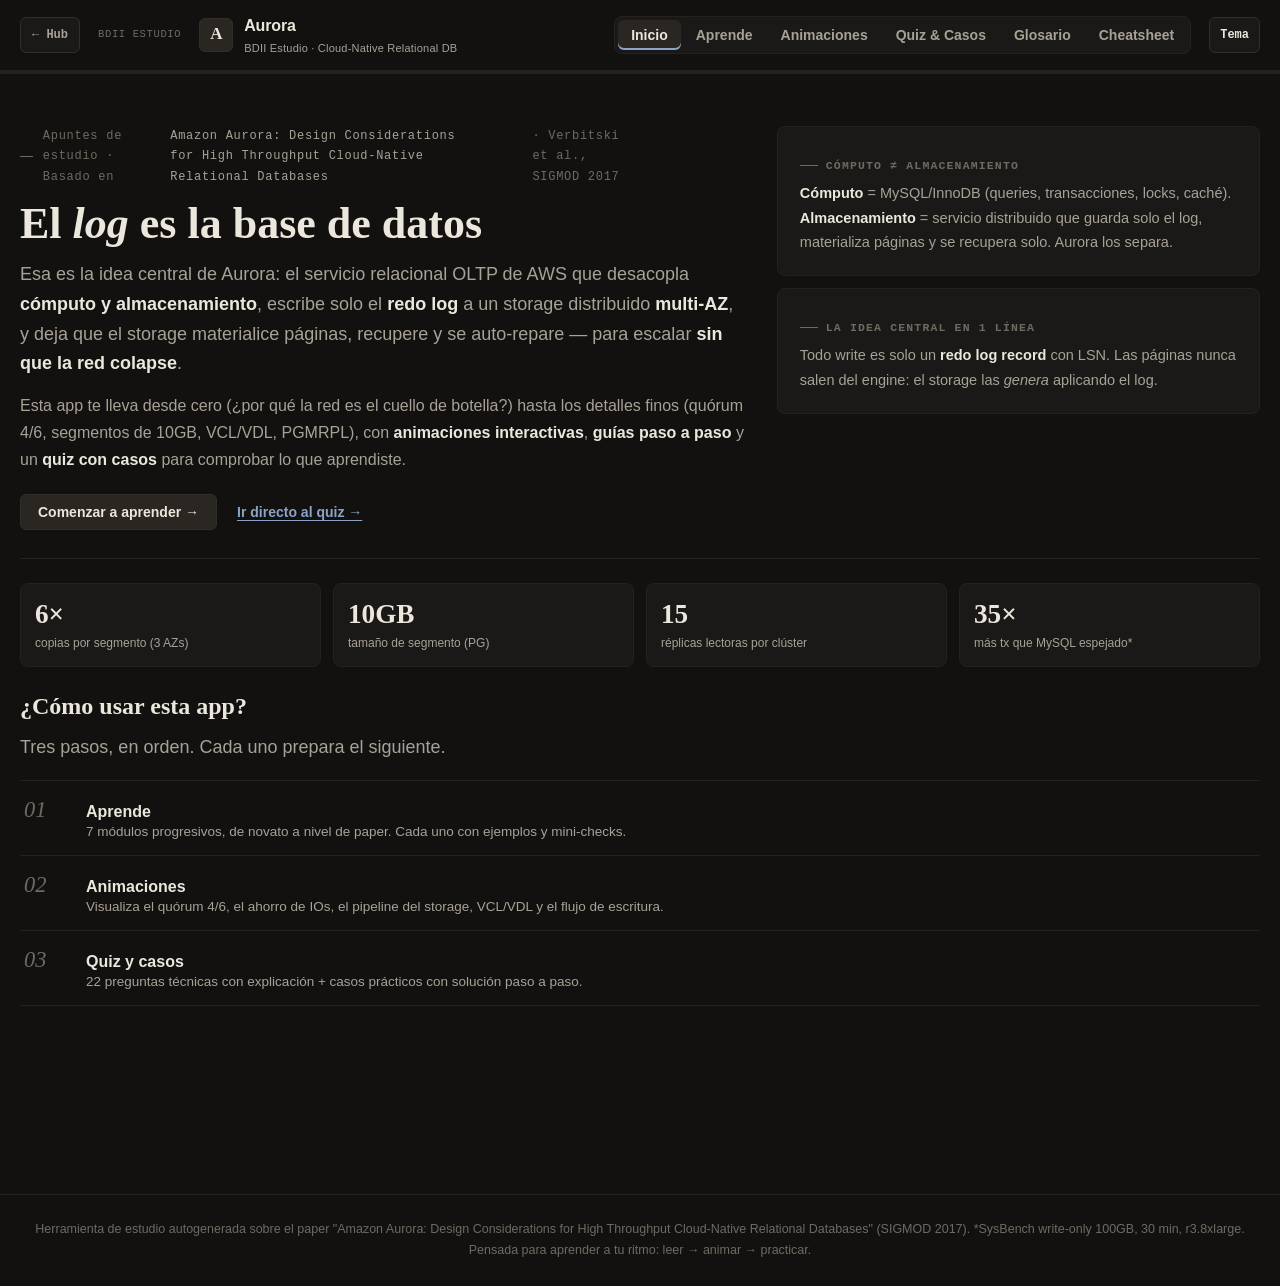
<file: papers/aurora/aurora_app.html>
<!DOCTYPE html>
<html lang="es">
<head>
<meta charset="UTF-8">
<meta name="viewport" content="width=device-width, initial-scale=1.0">
<title>Aurora · BDII Estudio — Amazon Aurora Cloud-Native Relational DB</title>
<style>
/* ============ ESTUDIO SUITE · design system v4 ("Study-desk editorial") ============
   Tesis: apuntes de curso compuestos como página editorial — titulares serif,
   datelines mono, reglas finas en vez de tarjetas, examen numerado, un solo
   azul tinta reservado a la acción. Ejes: density media · warmth cálida ·
   formality media-baja · energy quieta · ornament estructural · contrast alto.
   Offline: Georgia + sans/mono nativos (sin fuentes bloqueantes). Clases e ids
   intactos: el JS no cambia salvo iconos de módulo y flechas en tabs. */
:root{
  --bg:#131110; --bg2:#171514; --surface:#1b1917; --surface2:#221f1c; --surface3:#2a2622;
  --border:#322d27; --border-soft:#25211d;
  --text:#ece7dc; --muted:#a8a196; --dim:#6f6a61;
  --blue:#8ba3c7; --blue-soft:rgba(139,163,199,.12);
  --teal:#6fae9d; --teal-soft:rgba(111,174,157,.11);
  --orange:#c08d5c; --orange-soft:rgba(192,141,92,.11);
  --purple:#9d8ab8; --purple-soft:rgba(157,138,184,.11);
  --gold:#c2a05e; --gold-soft:rgba(194,160,94,.11);
  --pink:#b08396; --pink-soft:rgba(176,131,150,.11);
  --good:#74b18f; --bad:#c07f8c;
  --brand1:#8ba3c7; --brand2:#8ba3c7;
  --display:Georgia,'Palatino Linotype','Book Antiqua',Palatino,serif;
  --mono:ui-monospace,SFMono-Regular,Consolas,"Liberation Mono",Menlo,monospace;
  --sans:-apple-system,BlinkMacSystemFont,"Segoe UI",Roboto,"Helvetica Neue",Arial,sans-serif;
  --shadow:none;
  --shadow-sm:none;
  --radius:8px; --radius-sm:6px; --radius-xs:4px;
  --ring:0 0 0 2px rgba(139,163,199,.45);
}
*{box-sizing:border-box;}
html{scroll-behavior:smooth;}
body{
  margin:0; color:var(--text);
  font-family:var(--sans); line-height:1.7; font-size:16px;
  background:var(--bg);
  -webkit-font-smoothing:antialiased; text-rendering:optimizeLegibility;
}
body.light{
  --bg:#f4f1e9; --bg2:#ece6d5; --surface:#fbf9f2; --surface2:#f0e9d6; --surface3:#e3d8bf;
  --border:#d2c7a9; --border-soft:#e0d6bc;
  --text:#26241f; --muted:#5e594e; --dim:#948d7d;
  --blue:#3c5a86; --blue-soft:rgba(60,90,134,.09);
  --teal:#337065; --teal-soft:rgba(51,112,101,.09);
  --orange:#8f5f2b; --orange-soft:rgba(143,95,43,.09);
  --purple:#635183; --purple-soft:rgba(99,81,131,.09);
  --gold:#7d6a2e; --gold-soft:rgba(125,106,46,.10);
  --pink:#8f4f68; --pink-soft:rgba(143,79,104,.09);
  --good:#3c7a5d; --bad:#9c4a59;
  --shadow:0 1px 2px rgba(60,50,25,.08);
  --shadow-sm:0 1px 2px rgba(60,50,25,.06);
  background:var(--bg);
}
::selection{background:var(--border); color:var(--text);}
a{color:var(--blue); text-decoration:none; border-radius:3px;}
a:hover{text-decoration:underline;}
a:focus-visible, button:focus-visible, input:focus-visible{outline:none; box-shadow:var(--ring);}
::-webkit-scrollbar{width:11px; height:11px;}
::-webkit-scrollbar-thumb{background:var(--border); border-radius:8px; border:3px solid var(--bg);}
::-webkit-scrollbar-track{background:transparent;}
.skip-link{position:absolute; left:12px; top:-48px; z-index:100; background:var(--surface); color:var(--text); border:1px solid var(--border); border-radius:6px; padding:8px 14px; font-size:14px; font-weight:600; transition:top .15s ease; text-decoration:none;}
.skip-link:focus{top:12px;}

/* ============ HEADER / NAV ============ */
header{position:sticky; top:0; z-index:50; background:var(--bg); border-bottom:1px solid var(--border-soft);}
.topbar{max-width:1480px; margin:0 auto; padding:12px 20px; display:flex; align-items:center; gap:18px; flex-wrap:wrap;}
.brand{display:flex; align-items:center; gap:11px; font-weight:650; letter-spacing:-.01em; font-size:16px;}
.brand .logo{width:34px; height:34px; border-radius:6px; flex:0 0 auto; background:var(--surface3); border:1px solid var(--border); display:grid; place-items:center; font-weight:700; font-family:var(--display); font-size:17px; color:var(--text);}
.brand small{display:block; font-weight:500; font-size:11px; color:var(--muted); letter-spacing:.02em;}
.tabs{display:flex; gap:2px; margin-left:auto; flex-wrap:wrap; background:var(--surface); border:1px solid var(--border-soft); border-radius:8px; padding:3px;}
.tab{border:0; background:transparent; color:var(--muted); font-family:var(--sans); font-size:14px; font-weight:600; padding:7px 13px; border-radius:6px; cursor:pointer;}
.tab:hover{color:var(--text); background:var(--surface2);}
.tab.active{color:var(--text); background:var(--surface3); box-shadow:inset 0 -2px 0 var(--blue);}
.theme-btn{border:1px solid var(--border); background:var(--surface); color:var(--text); min-width:36px; height:36px; padding:0 10px; border-radius:6px; cursor:pointer; font-size:12px; font-weight:650; font-family:var(--mono); flex:0 0 auto;}
.theme-btn:hover{border-color:var(--dim);}
.hub-link{flex:0 0 auto; font-family:var(--mono); font-size:12px; font-weight:650; color:var(--muted); border:1px solid var(--border); background:var(--surface); padding:7px 11px; border-radius:6px; text-decoration:none; white-space:nowrap;}
.hub-link:hover{color:var(--text); border-color:var(--dim); text-decoration:none;}.suite-stamp{font-family:var(--mono);font-size:10.5px;letter-spacing:.06em;text-transform:uppercase;color:var(--dim);white-space:nowrap;}
.progress-track{height:3px; background:var(--border-soft);}
.progress-fill{height:100%; width:0; background:var(--blue); transition:width .4s ease;}

/* ============ LAYOUT / TYPE — escala 12 / 14 / 16 / 18 / 24 / 40 ============ */
main{max-width:1480px; margin:0 auto; padding:32px 20px 110px;}
.view{display:none;}
.view.active{display:block; animation:fadeUp .25s ease;}
@keyframes fadeUp{from{opacity:0;}to{opacity:1;}}
@keyframes pop{from{opacity:0;}to{opacity:1;}}
@keyframes animPulse{0%,100%{opacity:1;}50%{opacity:.55;}}
h1.title{font-family:var(--display); font-weight:700; font-size:clamp(2rem,4.4vw,2.75rem); margin:12px 0 12px; letter-spacing:0; line-height:1.12; text-wrap:balance;}
h1.title em{font-style:italic;}
h2{font-family:var(--display); font-weight:700; font-size:1.5rem; margin:0 0 12px; letter-spacing:0; line-height:1.25; text-wrap:balance;}
h3{font-family:var(--display); font-weight:700; font-size:1.15rem; margin:30px 0 10px; line-height:1.3;}
p{max-width:88ch; color:var(--muted); margin:0 0 13px; text-wrap:pretty;}
p strong, li strong, td strong{color:var(--text);}
ul, ol{color:var(--muted);}
.lede{font-size:1.125rem; color:var(--muted); max-width:84ch; line-height:1.65;}
.dateline{display:flex; align-items:center; gap:10px; font-family:var(--mono); font-size:12px; letter-spacing:.06em; color:var(--dim); margin:0 0 4px;}
.dateline::before{content:""; width:26px; height:1px; background:var(--dim);}
.dateline cite{font-style:normal; color:var(--muted);}
.kicker{display:inline-flex; align-items:center; gap:8px; font-family:var(--mono); font-size:11.5px; letter-spacing:.1em; text-transform:uppercase; color:var(--dim); font-weight:700;}
.kicker::before{content:""; width:18px; height:1px; background:var(--dim);}

.card{background:var(--surface); border:1px solid var(--border-soft); border-radius:var(--radius); padding:20px 22px; margin:14px 0;}
.card.accent-blue, .card.accent-teal, .card.accent-orange, .card.accent-purple, .card.accent-gold, .card.accent-pink{border-left:1px solid var(--border-soft);}
.callout{position:relative; border-radius:6px; padding:13px 16px 13px 48px; margin:16px 0; font-size:14px; max-width:96ch; background:var(--surface2); border:1px solid var(--border-soft); border-left:3px solid var(--dim);}
.callout::before{display:grid; place-items:center; width:24px; height:24px; border-radius:6px; position:absolute; left:12px; top:13px; font-size:13px; font-weight:700; background:var(--surface3); border:1px solid var(--border);}
.callout .lbl{font-family:var(--mono); font-size:10.5px; text-transform:uppercase; letter-spacing:.08em; margin-bottom:5px; font-weight:700; color:var(--dim);}
.callout.info{border-left-color:var(--blue);} .callout.info .lbl{color:var(--blue);} .callout.info::before{content:"i"; color:var(--blue); font-family:var(--sans); font-style:normal;}
.callout.tip{border-left-color:var(--teal);} .callout.tip .lbl{color:var(--teal);} .callout.tip::before{content:"✓"; color:var(--teal);}
.callout.warn{border-left-color:var(--orange);} .callout.warn .lbl{color:var(--orange);} .callout.warn::before{content:"!"; color:var(--orange);}
.callout.err{border-left-color:var(--bad);} .callout.err .lbl{color:var(--bad);} .callout.err::before{content:"×"; color:var(--bad);}
.callout.dark{background:var(--surface2);}
.trade{background:var(--surface2); border:1px solid var(--border-soft); border-left:3px solid var(--gold); border-radius:6px; padding:12px 15px; margin:14px 0; font-size:14px; max-width:96ch; color:var(--muted);}
.trade b{color:var(--text);}
.trade b:first-child{color:var(--text);}

code{font-family:var(--mono); font-size:.85em; background:var(--surface2); border:1px solid var(--border-soft); padding:1px 5px; border-radius:4px; color:var(--text);}
pre{background:#100f0e; color:#d8d5cf; padding:16px 18px; border-radius:4px; overflow-x:auto; font-family:var(--mono); font-size:12.5px; line-height:1.7; max-width:100%; border:1px solid var(--border-soft);}
body.light pre{background:#26241f; color:#e2ded6;}
pre code{background:none; border:0; padding:0; color:inherit; font-size:inherit;}
.kw{color:#c8b88a;} .str{color:#93b898;} .cmt{color:#6e6e76;} .fn{color:#9db4d0;} .op{color:#b39ec4;}

table{border-collapse:separate; border-spacing:0; width:100%; margin:14px 0; font-size:13.5px; border:1px solid var(--border-soft); border-radius:4px; overflow:hidden;}
th,td{padding:9px 12px; text-align:left; vertical-align:top; border-bottom:1px solid var(--border-soft);}
th{background:var(--surface2); font-weight:650; color:var(--text); font-size:12.5px; position:sticky; top:0;}
tr:last-child th, tr:last-child td{border-bottom:0;}
tbody tr:hover td{background:var(--surface2);}
tr:nth-child(even) td{background:color-mix(in srgb, var(--surface2) 50%, transparent);}
table, .score-chip, .step-counter{font-variant-numeric:tabular-nums;}

.pill{display:inline-block; padding:2px 10px; border-radius:999px; font-size:11.5px; font-weight:650; font-family:var(--mono); border:1px solid var(--border);}
.pill.blue{background:var(--blue-soft); color:var(--blue); border-color:transparent;}
.pill.teal{background:var(--teal-soft); color:var(--teal); border-color:transparent;}
.pill.orange{background:var(--orange-soft); color:var(--orange); border-color:transparent;}
.pill.purple{background:var(--purple-soft); color:var(--purple); border-color:transparent;}
.pill.gold{background:var(--gold-soft); color:var(--gold); border-color:transparent;}

.btn{display:inline-flex; align-items:center; gap:8px; border:1px solid var(--border); cursor:pointer; background:var(--surface3); color:var(--text); font-weight:600; font-size:14px; font-family:var(--sans); padding:9px 17px; border-radius:var(--radius-sm);}
.btn:hover{border-color:var(--dim); filter:brightness(1.1);}
.btn:active{transform:none;}
.btn:disabled{opacity:.45; cursor:default;}
.btn.ghost{background:var(--surface2); color:var(--text); border-color:var(--border-soft);}
.btn.ghost:hover{border-color:var(--dim);}
.btn.teal{background:var(--teal); border-color:transparent; color:#10201c;}
body.light .btn.teal{color:#fbf9f3;}
.btn.teal:hover{filter:brightness(.94);}
.btn.playing{background:var(--gold); border-color:transparent; color:#1a1408;}
.btn.small{padding:6px 12px; font-size:13px;}
.linklike{background:none; border:0; padding:9px 4px; cursor:pointer; color:var(--blue); font-family:var(--sans); font-size:14px; font-weight:600; text-decoration:underline; text-underline-offset:3px; text-decoration-thickness:1px;}
.linklike:hover{filter:brightness(1.15);}
.controls .btn.seg-on{border-color:var(--teal); color:var(--teal);}

/* ============ HERO (editorial: dateline, titular, una acción) ============ */
.hero{display:grid; grid-template-columns:1.5fr 1fr; gap:32px; align-items:start; padding:20px 0 8px; border-bottom:1px solid var(--border-soft); padding-bottom:28px;}
.hero-cards{display:grid; gap:12px;}
.hero-cta{display:flex; gap:16px; align-items:center; flex-wrap:wrap; margin-top:20px;}
.stat-grid{display:grid; grid-template-columns:repeat(4,1fr); gap:12px; margin:24px 0;}
.stat{background:var(--surface); border:1px solid var(--border-soft); border-radius:var(--radius); padding:16px 14px 14px; text-align:left;}
.stat .n{font-family:var(--display); font-size:1.7rem; font-weight:700; color:var(--text); font-variant-numeric:tabular-nums; line-height:1.1;}
.stat .l{font-size:12px; color:var(--muted); margin-top:4px; line-height:1.5;}
.path{list-style:none; margin:18px 0; padding:0; border-top:1px solid var(--border-soft);}
.path li{border-bottom:1px solid var(--border-soft);}
.path-step{display:flex; gap:18px; align-items:baseline; width:100%; text-align:left; background:none; border:0; padding:16px 4px; cursor:pointer; color:var(--text); font-family:var(--sans);}
.path-step:hover .path-t{color:var(--blue);}
.path-n{font-family:var(--display); font-style:italic; font-size:1.4rem; color:var(--dim); min-width:44px;}
.path-step:hover .path-n{color:var(--blue);}
.path-t{display:block; font-size:16px; font-weight:650; color:var(--text);}
.path-d{display:block; font-size:13.5px; color:var(--muted); margin-top:3px; max-width:80ch;}

/* ============ APRENDE ============ */
.aprende-layout{display:grid; grid-template-columns:220px minmax(0,1fr); gap:36px; align-items:start;}
.module-nav{position:sticky; top:78px; display:flex; flex-direction:column; gap:2px; background:var(--surface); border:1px solid var(--border-soft); border-radius:var(--radius); padding:6px;}
.module-link{display:flex; align-items:center; gap:10px; text-align:left; cursor:pointer; background:transparent; border:0; border-radius:6px; color:var(--muted); font-family:var(--sans); font-size:13.5px; font-weight:600; padding:8px 11px; border-left:2px solid transparent;}
.module-link:hover{background:var(--surface2); color:var(--text);}
.module-link.active{background:var(--surface2); color:var(--text); border-left-color:var(--blue);}
.module-link .idx{font-family:var(--mono); font-size:11px; color:var(--dim);}
.module-link.done .check{margin-left:auto; color:var(--good); font-size:13px; font-weight:700;}
.module-content{min-width:0;}
.module-content > h2{margin-top:4px;}
.done-banner{display:none; align-items:center; gap:10px; background:var(--surface2); border:1px solid var(--border-soft); border-left:3px solid var(--good); border-radius:6px; padding:9px 14px; margin-bottom:14px; color:var(--text); font-weight:600; font-size:14px;}
.module-pager{display:flex; justify-content:space-between; gap:12px; margin-top:24px; flex-wrap:wrap;}
.legend{display:flex; gap:10px; flex-wrap:wrap; margin:14px 0;}

/* ============ SVG figures ============ */
figure{margin:20px 0;}
figure svg{width:100%; height:auto; display:block; background:var(--surface); border:1px solid var(--border-soft); border-radius:4px;}
figure figcaption{font-size:14px; color:var(--muted); background:var(--surface); border:1px solid var(--border-soft); border-radius:6px; padding:9px 13px; margin-top:8px; font-family:var(--sans);}
figure figcaption span{color:var(--text);}
.tnode{font:600 13px var(--sans); fill:var(--text);}
.tedge{font:400 11px var(--mono); fill:var(--muted);}
svg text.svgcap{font:700 14px var(--sans); fill:var(--gold);}
svg .flow{stroke-dasharray:7 5; animation:dashmove 0.9s linear infinite;}
@keyframes dashmove{to{stroke-dashoffset:-12;}}
.controls{display:flex; gap:10px; flex-wrap:wrap; align-items:center; margin:12px 0;}
.controls label{cursor:pointer;}
input[type="checkbox"]{accent-color:var(--blue);}
input[type="range"]{-webkit-appearance:none; appearance:none; height:4px; border-radius:99px; background:var(--border); outline-offset:4px;}
input[type="range"]::-webkit-slider-thumb{-webkit-appearance:none; width:16px; height:16px; border-radius:50%; background:var(--text); border:none; cursor:pointer;}
input[type="range"]::-moz-range-thumb{width:16px; height:16px; border-radius:50%; background:var(--text); border:none; cursor:pointer;}

/* ============ ANIM feedback ============ */
.anim-status{display:flex; align-items:center; gap:12px; margin:14px 0 4px; flex-wrap:wrap;}
.status-badge{font-family:var(--mono); font-size:11.5px; font-weight:700; padding:3px 11px; border-radius:999px; background:var(--surface2); border:1px solid var(--border); color:var(--muted); white-space:nowrap;}
.status-badge.playing{color:var(--teal); border-color:var(--teal); animation:animPulse 1.4s ease-in-out infinite;}
.status-badge.paused{color:var(--gold); border-color:var(--gold);}
.status-badge.done{color:var(--good); border-color:var(--good);}
.anim-progress{flex:1; min-width:140px; height:6px; border-radius:999px; background:var(--surface2); overflow:hidden; border:1px solid var(--border-soft);}
.anim-progress-fill{height:100%; width:0; background:var(--blue); transition:width .4s ease;}
.step-counter{font-family:var(--mono); font-size:12px; color:var(--dim); min-width:52px; text-align:right;}
.narrator{background:var(--surface); border:1px solid var(--border-soft); border-left:3px solid var(--blue); border-radius:6px; padding:11px 15px; margin:10px 0; font-size:15px; line-height:1.65; color:var(--text); min-height:52px;}
.narrator b{color:var(--text);}

/* ============ QUIZ (examen numerado) ============ */
.quiz-toolbar{display:flex; gap:12px; align-items:center; flex-wrap:wrap; margin:14px 0;}
.score-chip{background:var(--surface); border:1px solid var(--border); border-radius:999px; padding:6px 14px; font-weight:650; font-family:var(--mono); font-size:13.5px; font-variant-numeric:tabular-nums;}
.question-card{background:var(--surface); border:1px solid var(--border-soft); border-radius:var(--radius); padding:20px 22px; margin:16px 0; scroll-margin-top:90px;}
.qmeta{display:flex; gap:8px; align-items:center; margin-bottom:10px; flex-wrap:wrap;}
.qmeta .qnum{font-family:var(--display); font-style:italic; font-size:15px; color:var(--dim);}
.qtag{font-family:var(--mono); font-size:11px; font-weight:700; padding:2px 9px; border-radius:999px; border:1px solid transparent;}
.qtext{font-size:16.5px; font-weight:650; margin-bottom:12px; color:var(--text); line-height:1.6;}
.opts{counter-reset:qa;}
.opt{position:relative; display:block; width:100%; text-align:left; cursor:pointer; font-family:var(--sans); background:var(--surface); border:1px solid var(--border-soft); color:var(--text); border-radius:6px; padding:10px 13px 10px 50px; margin:7px 0; font-size:14px; line-height:1.55;}
.opt::before{counter-increment:qa; content:counter(qa,upper-alpha); position:absolute; left:11px; top:50%; transform:translateY(-50%); width:26px; height:26px; display:grid; place-items:center; border-radius:6px; background:var(--surface2); border:1px solid var(--border); font-family:var(--mono); font-size:12px; font-weight:700; color:var(--dim);}
.opt:hover{border-color:var(--dim);}
.opt:hover::before{color:var(--text); border-color:var(--dim);}
.opt.correct{border-color:var(--good);}
.opt.correct::before{background:var(--good); border-color:var(--good); color:#0e1512;}
.opt.wrong{border-color:var(--bad);}
.opt.wrong::before{background:var(--bad); border-color:var(--bad); color:#fff;}
.opt:disabled{cursor:default;}
.opt:disabled:not(.correct):not(.wrong){opacity:.7;}
.explain{display:none; background:var(--surface2); border:1px solid var(--border-soft); border-left:3px solid var(--teal); border-radius:0 6px 6px 0; padding:13px 15px; margin-top:11px; font-size:13.5px; color:var(--muted);}
.explain.show{display:block; animation:pop .2s ease;}
.explain .why{font-weight:700; color:var(--text);}
.quiz-result{display:none; text-align:center; padding:30px; background:var(--surface); border-radius:var(--radius); border:1px solid var(--border-soft); margin:20px 0;}
.quiz-result.show{display:block; animation:pop .25s ease;}
.big-score{font-family:var(--display); font-size:3.2rem; font-weight:700; color:var(--text); font-variant-numeric:tabular-nums; line-height:1;}
.grade-bar{height:10px; border-radius:999px; background:var(--surface2); border:1px solid var(--border-soft); overflow:hidden; margin:14px auto; max-width:420px;}
.grade-fill{height:100%; width:0; border-radius:999px; background:var(--blue); transition:width .6s ease;}
.case-card{background:var(--surface); border:1px solid var(--border-soft); border-radius:var(--radius); padding:20px 22px; margin:18px 0; scroll-margin-top:90px;}
.case-card h3{margin-top:6px;}
.case-step{background:var(--surface2); border:1px solid var(--border-soft); border-radius:6px; padding:12px 15px; margin:10px 0; font-size:14px;}
.hint-btn{font-family:var(--mono); font-size:12.5px;}
.reveal-btn{margin-top:6px;}

/* ============ GLOSARIO ============ */
.glossary-search{width:100%; max-width:480px; background:var(--surface); border:1px solid var(--border); color:var(--text); font-family:var(--sans); font-size:14.5px; padding:11px 15px 11px 40px; border-radius:6px; margin:12px 0 8px; background-image:url("data:image/svg+xml,%3Csvg xmlns='http://www.w3.org/2000/svg' width='15' height='15' viewBox='0 0 24 24' fill='none' stroke='%236f6a61' stroke-width='2.2' stroke-linecap='round'%3E%3Ccircle cx='11' cy='11' r='7'/%3E%3Cpath d='M20 20l-3.5-3.5'/%3E%3C/svg%3E"); background-repeat:no-repeat; background-position:13px center;}
.glossary-search:focus{border-color:var(--blue); box-shadow:var(--ring); outline:none;}
.glossary-search::placeholder{color:var(--dim);}
.gloss-term{background:var(--surface); border:1px solid var(--border-soft); border-radius:6px; padding:15px 17px; margin:10px 0; border-left:2px solid transparent;}
.gloss-term:hover{border-left-color:var(--dim);}
.gloss-term h3{margin:0 0 5px; font-size:15.5px;}
.gloss-term .def{color:var(--muted); font-size:14px;}

/* ============ CHEATSHEET ============ */
#cheatsheetContent{display:grid; grid-template-columns:1fr 1fr; gap:0 14px; align-items:start;}
#cheatsheetContent .card{margin:7px 0;}
#cheatsheetContent .card:first-child{grid-column:1 / -1;}

footer{margin-top:60px; padding:24px 20px; border-top:1px solid var(--border-soft); text-align:center; color:var(--dim); font-size:12.5px;}

@media(max-width:860px){
  body{font-size:15.5px;}
  .hero{grid-template-columns:1fr;}
  .stat-grid{grid-template-columns:repeat(2,1fr);}
  .path-step{padding:14px 2px;}
  #cheatsheetContent{grid-template-columns:1fr;}
  .aprende-layout{grid-template-columns:1fr;}
  .module-nav{position:static; flex-direction:row; overflow-x:auto; padding:6px; scrollbar-width:thin;}
  .module-link{white-space:nowrap; border-left:0; border-bottom:2px solid transparent; border-radius:0;}
  .module-link.active{border-bottom-color:var(--blue);}
  h1.title{font-size:1.7rem;}
  .tabs{margin-left:0;}
  table{display:block; overflow-x:auto;}
}
@media print{
  header, .hub-link, .suite-stamp, .tabs, .theme-btn, .progress-track, .controls, .anim-status, .narrator, .quiz-toolbar, #glossarySearch, .module-pager, .theme-btn, .module-nav, footer{display:none !important;}
  body{background:#fff;}
  main{max-width:100%; padding:0;}
  .view{display:none !important;}
  #view-cheatsheet{display:block !important;}
  #cheatsheetContent{display:grid; grid-template-columns:1fr 1fr; gap:8px;}
  #cheatsheetContent .card{box-shadow:none; break-inside:avoid; border:1px solid #999; margin:4px 0; padding:10px 12px;}
}
@media (prefers-reduced-motion: reduce){
  html{scroll-behavior:auto;}
  *, *::before, *::after{animation-duration:.01ms !important; animation-iteration-count:1 !important; transition-duration:.01ms !important;}
  svg .flow{animation:none;}
}

</style>
</head>
<body><a class="skip-link" href="#main">Saltar al contenido</a>
<header>
  <div class="topbar">
    <a class="hub-link" href="../../index.html">← Hub</a><span class="suite-stamp">BDII Estudio</span>
    <div class="brand">
      <div class="logo">A</div>
      <div>
        <div>Aurora</div>
        <small>BDII Estudio · Cloud-Native Relational DB</small>
      </div>
    </div>
    <nav class="tabs" id="tabs" role="tablist" aria-label="Vistas de estudio">
      <button class="tab active" role="tab" aria-selected="true" data-view="inicio">Inicio</button>
      <button class="tab" role="tab" aria-selected="false" data-view="aprende">Aprende</button>
      <button class="tab" role="tab" aria-selected="false" data-view="animaciones">Animaciones</button>
      <button class="tab" role="tab" aria-selected="false" data-view="quiz">Quiz & Casos</button>
      <button class="tab" role="tab" aria-selected="false" data-view="glosario">Glosario</button>
      <button class="tab" role="tab" aria-selected="false" data-view="cheatsheet">Cheatsheet</button>
    </nav>
    <button type="button" class="theme-btn" id="themeBtn" title="Cambiar tema" aria-label="Cambiar tema">Tema</button>
  </div>
  <div class="progress-track"><div class="progress-fill" id="progressFill"></div></div>
</header>

<main id="main">

<!-- ===================== INICIO ===================== -->
<section id="view-inicio" class="view active">
  <div class="hero">
    <div>
      <p class="dateline">Apuntes de estudio · Basado en <cite>Amazon Aurora: Design Considerations for High Throughput Cloud-Native Relational Databases</cite> · Verbitski et al., SIGMOD 2017</p>
      <h1 class="title">El <em>log</em> es la base de datos</h1>
      <p class="lede">Esa es la idea central de Aurora: el servicio relacional OLTP de AWS que desacopla <strong>cómputo y almacenamiento</strong>, escribe solo el <strong>redo log</strong> a un storage distribuido <strong>multi-AZ</strong>, y deja que el storage materialice páginas, recupere y se auto-repare — para escalar <strong>sin que la red colapse</strong>.</p>
      <p>Esta app te lleva desde cero (¿por qué la red es el cuello de botella?) hasta los detalles finos (quórum 4/6, segmentos de 10GB, VCL/VDL, PGMRPL), con <strong>animaciones interactivas</strong>, <strong>guías paso a paso</strong> y un <strong>quiz con casos</strong> para comprobar lo que aprendiste.</p>
      <div class="hero-cta">
        <button class="btn" onclick="go('aprende')">Comenzar a aprender →</button>
        <button class="linklike" onclick="go('quiz')">Ir directo al quiz →</button>
      </div>
    </div>
    <div class="hero-cards">
      <div class="card accent-blue" style="margin:0;">
        <div class="kicker">Cómputo ≠ Almacenamiento</div>
        <p style="margin:6px 0 0; font-size:14.5px;"><strong>Cómputo</strong> = MySQL/InnoDB (queries, transacciones, locks, caché). <strong>Almacenamiento</strong> = servicio distribuido que guarda solo el log, materializa páginas y se recupera solo. Aurora los separa.</p>
      </div>
      <div class="card accent-teal" style="margin:0;">
        <div class="kicker">La idea central en 1 línea</div>
        <p style="margin:6px 0 0; font-size:14.5px;">Todo write es solo un <strong>redo log record</strong> con LSN. Las páginas nunca salen del engine: el storage las <em>genera</em> aplicando el log.</p>
      </div>
    </div>
  </div>

  <div class="stat-grid">
    <div class="stat"><div class="n">6×</div><div class="l">copias por segmento (3 AZs)</div></div>
    <div class="stat"><div class="n">10GB</div><div class="l">tamaño de segmento (PG)</div></div>
    <div class="stat"><div class="n">15</div><div class="l">réplicas lectoras por clúster</div></div>
    <div class="stat"><div class="n">35×</div><div class="l">más tx que MySQL espejado*</div></div>
  </div>

  <h2>¿Cómo usar esta app?</h2>
  <p class="lede">Tres pasos, en orden. Cada uno prepara el siguiente.</p>
  <ol class="path">
    <li><button class="path-step" onclick="go('aprende')"><span class="path-n">01</span><span><span class="path-t">Aprende</span><span class="path-d">7 módulos progresivos, de novato a nivel de paper. Cada uno con ejemplos y mini-checks.</span></span></button></li>
    <li><button class="path-step" onclick="go('animaciones')"><span class="path-n">02</span><span><span class="path-t">Animaciones</span><span class="path-d">Visualiza el quórum 4/6, el ahorro de IOs, el pipeline del storage, VCL/VDL y el flujo de escritura.</span></span></button></li>
    <li><button class="path-step" onclick="go('quiz')"><span class="path-n">03</span><span><span class="path-t">Quiz y casos</span><span class="path-d">22 preguntas técnicas con explicación + casos prácticos con solución paso a paso.</span></span></button></li>
  </ol>
</section>

<!-- ===================== APRENDE ===================== -->
<section id="view-aprende" class="view">
  <span class="kicker">Ruta de aprendizaje</span>
  <h2>Aprende Aurora desde cero</h2>
  <p class="lede">Sigue los módulos en orden. Cada uno construye sobre el anterior. Marca "completado" para llevar tu progreso.</p>

  <div class="aprende-layout">
    <nav class="module-nav" id="moduleNav"></nav>
    <div class="module-content" id="moduleContent"></div>
  </div>
</section>

<!-- ===================== ANIMACIONES ===================== -->
<section id="view-animaciones" class="view">
  <span class="kicker">Laboratorio visual</span>
  <h2>Animaciones interactivas</h2>
  <p class="lede">Pulsa los botones y observa cómo se comporta el sistema. Estas son las mismas ideas de los módulos, pero en movimiento.</p>

  <div class="card accent-blue" id="anim1">
    <h3>1 · Quórum 4/6 con 3 AZs (simulador de fallos)</h3>
    <p style="font-size:14px;">Un PG tiene <strong>6 segmentos</strong> (2 por AZ). Haz clic en un nodo para caído/vivo, o usa los botones. Write necesita <strong>4/6</strong>, read <strong>3/6</strong>.</p>
    <div class="controls">
      <button class="btn small" onclick="animGraph.failAZ('C')"> Caer AZ-C</button>
      <button class="btn small" onclick="animGraph.failOne()"> Caer 1 nodo</button>
      <button class="btn small ghost" onclick="animGraph.reset()">Reparar todo</button>
      <button class="btn teal small" onclick="animGraph.check()">¿Hay quórum?</button>
    </div>
    <figure>
      <svg id="svgGraph" viewBox="0 0 720 320" role="img" aria-label="Simulador de quorum"></svg>
      <figcaption>Fig A · <span id="graphCaption">6 vivos: write ✓ (6≥4) y read ✓ (6≥3). Haz clic en los nodos.</span></figcaption>
    </figure>
  </div>

  <div class="card accent-purple" id="anim2">
    <h3>2 · MySQL amplificado vs Aurora log-only</h3>
    <p style="font-size:14px;">Mismo SysBench write-only 100GB/30min. Mira <strong>transacciones</strong> e <strong>IOs por tx</strong> en el nodo DB.</p>
    <div class="controls">
      <button class="btn small" onclick="animCheck.show('mysql')">MySQL espejado</button>
      <button class="btn small" onclick="animCheck.show('aurora')">Aurora</button>
      <button class="btn teal small" onclick="animCheck.show('both')">Comparar</button>
    </div>
    <figure>
      <svg id="svgCheck" viewBox="0 0 720 360" role="img" aria-label="Comparativa de IOs"></svg>
      <figcaption>Fig B · <span id="checkCaption">780K tx × 7,4 IOs vs 27,4M tx × 0,95 IOs.</span></figcaption>
    </figure>
  </div>

  <div class="card accent-teal" id="anim3">
    <h3>3 · Pipeline del storage node (8 pasos)</h3>
    <p style="font-size:14px;">Solo <strong>(1) recibir y (2) persistir+ACK</strong> están en foreground. El resto es background. Recorre paso a paso.</p>
    <div class="controls">
      <button class="btn small" onclick="animEnemy.step()">Siguiente paso →</button>
      <button class="btn small ghost" onclick="animEnemy.play()">Reproducir</button>
      <button class="btn small ghost" onclick="animEnemy.reset()">Reiniciar</button>
    </div>
    <figure>
      <svg id="svgEnemy" viewBox="0 0 720 300" role="img" aria-label="Pipeline del storage"></svg>
      <figcaption>Fig C · <span id="enemyCaption">Pulsa "Siguiente paso".</span></figcaption>
    </figure>
  </div>

  <div class="card accent-orange" id="anim4">
    <h3>4 · VCL vs VDL: dónde truncar</h3>
    <p style="font-size:14px;">Completo hasta <strong>1007</strong>, CPLs en <strong>900/1000/1100</strong>. ¿Hasta dónde es durable?</p>
    <div class="controls">
      <button class="btn small" onclick="animZookie.play()">Reproducir</button>
      <button class="btn small ghost" onclick="animZookie.reset()">Reiniciar</button>
    </div>
    <figure>
      <svg id="svgZookie" viewBox="0 0 720 340" role="img" aria-label="VCL y VDL"></svg>
      <figcaption>Fig D · <span id="zookieCaption">Pulsa reproducir.</span></figcaption>
    </figure>
  </div>

  <div class="card accent-gold" id="anim5">
    <h3>5 · Flujo de escritura Aurora</h3>
    <p style="font-size:14px;">Writer lotea por PG → <strong>6 réplicas, espera 4 ACKs</strong> → avanza VDL → stream async a réplicas + S3.</p>
    <div class="controls">
      <button class="btn small" onclick="animArch.play()">Animar flujo</button>
      <button class="btn small ghost" onclick="animArch.reset()">Reiniciar</button>
    </div>
    <figure>
      <svg id="svgArch" viewBox="0 0 720 360" role="img" aria-label="Arquitectura de Aurora"></svg>
      <figcaption>Fig E · <span id="archCaption">Pulsa "Animar flujo".</span></figcaption>
    </figure>
  </div>
</section>

<!-- ===================== QUIZ ===================== -->
<section id="view-quiz" class="view">
  <span class="kicker">Comprueba tu aprendizaje</span>
  <h2>Quiz técnico</h2>
  <p class="lede">Responde y recibe la explicación al instante. Puedes reintentar las veces que quieras. Después pasa a los <strong>casos prácticos</strong>.</p>

  <div class="quiz-toolbar">
    <span class="score-chip" id="scoreChip">0 / 0 correctas</span>
    <button class="btn ghost small" onclick="quiz.reset()">Reiniciar quiz</button>
  </div>
  <div id="quizContainer"></div>
  <div class="quiz-result" id="quizResult">
    <div class="big-score" id="quizPercent">0%</div>
    <div class="grade-bar"><div class="grade-fill" id="gradeFill"></div></div>
    <p id="quizMsg" style="text-align:center; margin:0 auto;"></p>
  </div>

  <hr style="border:none; border-top:1px solid var(--border-soft); margin:40px 0;">

  <h2>Casos prácticos (ejercicios)</h2>
  <p class="lede">Aplica lo aprendido. Intenta resolver cada caso <em>antes</em> de pulsar "Ver solución".</p>
  <div id="casesContainer"></div>
</section>

<!-- ===================== GLOSARIO ===================== -->
<section id="view-glosario" class="view">
  <span class="kicker">Referencia rápida</span>
  <h2>Glosario</h2>
  <p class="lede">Todos los términos del paper en un solo lugar. Escribe para filtrar.</p>
  <input class="glossary-search" id="glossarySearch" type="text" placeholder="Filtra por término o definición (ej: quórum, LSN, VDL)…">
  <div id="glossaryList"></div>
</section>

<!-- ===================== CHEATSHEET ===================== -->
<section id="view-cheatsheet" class="view">
  <span class="kicker">Repaso de último minuto</span>
  <h2> Cheatsheet</h2>
  <p class="lede">Todo lo esencial en una página, ideal para repasar antes del quiz o el examen.</p>
  <div id="cheatsheetContent"></div>
</section>

</main>

<footer>
  Herramienta de estudio autogenerada sobre el paper "Amazon Aurora: Design Considerations for High Throughput Cloud-Native Relational Databases" (SIGMOD 2017). *SysBench write-only 100GB, 30 min, r3.8xlarge.
  Pensada para aprender a tu ritmo: leer → animar → practicar.
</footer>

<script>
/* ============================================================
   DATOS DE CONTENIDO
============================================================ */
const MODULES = [
  {
    id:'m0', tag:'Módulo 0', accent:'gold', title:'El problema: la red es el cuello de botella',
    summary:'Por qué mover workloads a la nube cambia el I/O, y por qué Aurora desacopla cómputo y storage.',
    html:`
    <p class="lede">Antes de hablar de quórums y LSNs, entiende <strong>qué problema</strong> resuelve Aurora. Sin esto, su arquitectura parece exagerada.</p>
    <h3>El contexto: todo se va a la nube</h3>
    <p>Los workloads se mudan a proveedores cloud por <strong>aprovisionamiento flexible</strong> y pago por <strong>gasto operativo</strong>. Pero muchos necesitan una base <strong>relacional OLTP</strong> igual o mejor que on-premise. Aurora es la respuesta de AWS.</p>
    <div class="callout info"><div class="lbl">Tendencia clave</div>
      Resiliencia y escalabilidad se logran <strong>desacoplando cómputo de almacenamiento</strong> y <strong>replicando el storage en varios nodos</strong>. Así se puede reemplazar hosts, agregar réplicas, hacer failover o escalar sin atar los datos a una máquina.</div>
    <h3>El cuello de botella se movió</h3>
    <p>Como los I/Os se reparten en una flota multi-tenant (muchos nodos y discos), <strong>los discos dejan de ser lo caliente</strong>. El límite pasa a ser <strong>la red entre el engine y el storage</strong>: paquetes por segundo, ancho de banda y —sobre todo— <strong>amplificación</strong>, porque un engine rápido emite writes en paralelo y el nodo/path más lento domina la latencia.</p>
    <h3>Dos fuentes de stalls síncronos</h3>
    <table>
      <tr><th>Situación</th><th>Qué pasa</th></tr>
      <tr><td><strong>Cache miss (lectura)</strong></td><td>El hilo se bloquea hasta completar el read; puede forzar <strong>evict + flush</strong> de una página dirty. Checkpointing y background writes lo mitigan, pero causan stalls y contención.</td></tr>
      <tr><td><strong>Commit de transacción</strong></td><td>Un stall en un commit frena a otros. Protocolos como <strong>2PC</strong> son intolerantes a fallos y lentos entre data centers con “ruido de fondo” continuo de fallos.</td></tr>
    </table>
    <div class="callout tip"><div class="lbl">Idea fuerza</div>
      Aurora ataca esto con una arquitectura <strong>orientada a servicios</strong>: un storage <strong>multi-tenant scale-out</strong> que abstrae un <strong>redo log segmentado virtualizado</strong>, acoplado débilmente a una flota de instancias. El engine conserva queries, transacciones, locks, caché y undo; el storage asume <strong>redo, durabilidad, recovery y backup</strong>.</div>
    <h3>Tres ventajas de esta arquitectura</h3>
    <table>
      <tr><th>Ventaja</th><th>Qué significa</th></tr>
      <tr><td><strong>1. Storage tolerante a fallos</strong></td><td>Servicio independiente y self-healing en varios DCs: protege al engine de varianza y fallos de red/storage. Un fallo de durabilidad ≈ evento largo de disponibilidad ≈ variación larga de performance.</td></tr>
      <tr><td><strong>2. Solo se escribe el redo</strong></td><td>Reduce los IOPS de red en un <strong>orden de magnitud</strong>; liberado ese cuello, se optimizan muchos otros puntos de contención.</td></tr>
      <tr><td><strong>3. Lo caro se vuelve continuo</strong></td><td>Backup y recovery pasan de operaciones puntuales caras a <strong>operaciones asíncronas amortizadas</strong> en la flota: recovery casi instantáneo sin checkpoints y backups baratos sin interferir.</td></tr>
    </table>
    <div class="callout warn"><div class="lbl">Error común de novato</div>
      Pensar que Aurora es “MySQL más rápido”. No: es <strong>otra arquitectura</strong> (log-is-database + storage inteligente) que parte del código MySQL pero cambia dónde y cómo se escribe, recupera y replica.</div>
    `,
    mini: { q:'Según el paper, ¿dónde está hoy el constraint central en data processing de alto throughput?', opts:['En el CPU del engine','En los discos individuales','En la red entre cómputo y storage','En el parser SQL'], a:2, why:'Con I/Os repartidos en la flota, los discos dejan de ser lo caliente; el límite se mueve a la red (PPS, ancho de banda y amplificación por writes paralelos).' }
  },
  {
    id:'m1', tag:'Módulo 1', accent:'blue', title:'Durabilidad a escala: quórum 6/4/3 y segmentos',
    summary:'Votos, AZs, fallos correlacionados y por qué 2/3 no alcanza: el diseño AZ+1 de Aurora.',
    html:`
    <p class="lede">Si un sistema no garantiza <strong>“dato escrito = dato leíble”</strong>, nada más importa. Aquí está el razonamiento de quórum de Aurora.</p>
    <h3>Quórum 101</h3>
    <p>Cada dato replicado tiene V votos. Un read necesita Vr votos y un write Vw votos, con reglas:</p>
    <pre><code>Vr + Vw &gt; V   <span class="cmt">// todo read ve el write más reciente (intersección)</span>
Vw &gt; V / 2      <span class="cmt">// todo write ve el write más reciente (sin conflictos)</span></code></pre>
    <p>Lo clásico para tolerar 1 nodo caído es <strong>V=3, Vw=2, Vr=2</strong>. Aurora dice: <strong>insuficiente</strong>.</p>
    <h3>Por qué 2/3 no alcanza: fallos correlacionados</h3>
    <p>Un <strong>AZ</strong> es un subconjunto de una región aislado en poder, red, deploys, inundaciones, etc. Replicas en 3 AZs toleran eventos grandes. Pero en una flota hay <strong>ruido de fondo</strong>: discos/nodos/path caídos en reparación en A, B y C. Si además <strong>falla todo el AZ C</strong> (incendio, techo, inundación), cualquier réplica con fallo concurrente en A o B pierde el quórum 2/3: quedan 1 de 3 y <strong>no se sabe si está actualizada</strong>. El fallo de un AZ es un <strong>fallo correlacionado</strong> de todos sus discos.</p>
    <div class="callout err"><div class="lbl">Punto del paper</div>
      Los quórums deben tolerar <strong>un AZ entero + ruido de fondo concurrente</strong>, no solo un nodo.</div>
    <h3>El diseño AZ+1 de Aurora</h3>
    <p>Cada ítem se replica <strong>6 veces en 3 AZs (2 copias por AZ)</strong>, con <strong>V=6, Vw=4, Vr=3</strong>:</p>
    <table>
      <tr><th>Garantía</th><th>Qué tolera</th></tr>
      <tr><td><strong>(a) Sin perder datos</strong></td><td>Perder un <strong>AZ entero + 1 nodo adicional</strong> (3 nodos) sin perder disponibilidad de lectura.</td></tr>
      <tr><td><strong>(b) Sin perder writes</strong></td><td>Perder <strong>2 nodos cualesquiera</strong> (incluido un AZ) y seguir escribiendo. El quórum de lectura permite reconstruir el de escritura agregando copias.</td></tr>
    </table>
    <h3>Segmented storage: el truco del MTTR</h3>
    <p>¿Alcanza AZ+1? Hay que asegurar que un <strong>doble fallo</strong> (MTTF) sea improbable durante la <strong>ventana de reparación</strong> (MTTR). En vez de bajar el MTTF, Aurora <strong>reduce el MTTR</strong>: parte el volumen en <strong>segmentos de 10GB</strong>, cada uno replicado 6× en un <strong>Protection Group (PG)</strong> (2 segmentos por AZ). Un segmento de 10GB se repara en <strong>~10s en un link de 10Gbps</strong>. Habría que ver 2 fallos en la misma ventana de 10s <em>más</em> un AZ caído para perder el quórum: suficientemente improbable.</p>
    <pre><code>volumen = PGs concatenados  <span class="cmt">// PG = 6 segmentos de 10GB (2 por AZ)</span>
volumen máx actual: 64TB (no replicado)
nodos: VMs EC2 con SSDs locales, PGs asignados al crecer</code></pre>
    <div class="callout tip"><div class="lbl">Ventaja operativa</div>
      Un sistema que tolera fallos largos tolera los cortos: congestión, reboots, parches de OS, upgrades por AZ (un solo miembro del PG a la vez), <strong>heat management</strong> (marcar un segmento caliente como malo y migrar). Deploys ágiles sin dolor.</div>
    `,
    mini: { q:'¿Qué quórum usa Aurora y qué tolera?', opts:['V=3, W=2, R=2; tolera 1 nodo','V=6, W=4, R=3; tolera AZ+1 en reads y 2 nodos en writes','V=5, W=3, R=3; tolera 2 AZs','Sin quórum, todo síncrono'], a:1, why:'6 copias en 3 AZs (2 por AZ), write 4/6 y read 3/6: pierde un AZ+1 nodo sin perder datos y 2 nodos sin perder writes.' }
  },
  {
    id:'m2', tag:'Módulo 2', accent:'purple', title:'The Log is the Database',
    summary:'MySQL amplifica writes; Aurora solo envía redo al storage y deja que él materialice páginas.',
    html:`
    <p class="lede">Poner una base tradicional sobre storage segmentado replicado 6× con quórum 4/6 tiene un costo <strong>intolerable</strong>: cada write de app genera <strong>múltiples I/Os distintos</strong> que la replicación amplifica.</p>
    <h3>Cómo escribe MySQL tradicional (espejado)</h3>
    <p>Un MySQL activo en AZ1 con EBS + standby en AZ2 con mirroring síncrono escribe: <strong>redo log, binlog (a S3), páginas modificadas, double-write (anti torn-pages) y metadatos FRM</strong>. El flujo (EBS → espejo local → mirror al standby → EBS standby) es <strong>secuencial y síncrono</strong>: latencias aditivas, jitter amplificado, quórum efectivo 4/4.</p>
    <div class="callout warn"><div class="lbl">Doble problema</div>
      No solo <em>cómo</em> se escribe (secuencial/síncrono), sino <em>qué</em> se escribe: la misma info en varias formas (ej. double-write). Chain replication abarata red pero mantiene stalls y latencias aditivas.</div>
    <h3>El giro: offload del redo al storage</h3>
    <p>En una base clásica, el <strong>log applicator</strong> aplica el redo a la imagen en memoria para producir el after-image; el commit exige log durable, la página puede diferirse. Aurora <strong>empuja el applicator al storage</strong>:</p>
    <ul style="color:var(--muted);">
      <li><strong>La red solo ve redo log records.</strong> Nunca salen páginas del engine: ni background writes, ni checkpoints, ni evictions.</li>
      <li>El storage <strong>genera páginas en background o bajo demanda</strong>. Regenerar todo desde el inicio sería carísimo, así que <strong>materializa continuamente</strong>.</li>
      <li>Esa materialización es <strong>optional para correctitud</strong>: para el engine, <em>el log es la base</em>; las páginas materializadas son solo un <strong>caché de aplicaciones del log</strong>.</li>
      <li>Solo se rematerializan <strong>páginas con cadenas largas</strong> (no todo el log como un checkpoint).</li>
    </ul>
    <h3>El experimento del paper (SysBench write-only, 100GB, 30 min, r3.8xlarge)</h3>
    <table>
      <tr><th>Config</th><th>Transacciones</th><th>IOs/tx (nodo DB)</th></tr>
      <tr><td><strong>Mirrored MySQL</strong></td><td>780.000</td><td>7,4</td></tr>
      <tr><td><strong>Aurora con réplicas</strong></td><td>27.378.000</td><td>0,95</td></tr>
    </table>
    <p>Aurora sostiene <strong>35× más transacciones</strong> con <strong>7,7× menos I/Os por tx</strong> en el nodo DB (a pesar de amplificar 6×), y <strong>46× menos I/Os por nodo de storage</strong> (cada uno ve 1/6). Ese ahorro permite <strong>replicar agresivo y paralelizar</strong> para domar el jitter.</p>
    <div class="callout tip"><div class="lbl">Bonus: recovery gratis</div>
      Como la aplicación del redo ocurre <strong>continua, asíncrona y distribuida</strong>, el crash recovery se reparte en el procesamiento normal: <strong>nada que hacer al arrancar</strong> (sin replay desde checkpoint).</div>
    `,
    mini: { q:'¿Qué cruza la red en Aurora?', opts:['Páginas + redo + binlog','Solo redo log records','Páginas completas cada checkpoint','Snapshots S3'], a:1, why:'Del engine nunca salen páginas (ni background, ni checkpoint, ni eviction). Solo redo; el storage genera las páginas.' }
  },
  {
    id:'m3', tag:'Módulo 3', accent:'teal', title:'Storage service: fondo vs foreground',
    summary:'Los 8 pasos del nodo de storage; solo recibir+persistir están en el path crítico.',
    html:`
    <p class="lede">El tenet del storage: <strong>minimizar la latencia del write en foreground</strong>. Casi todo lo demás va al background —y hay tiempo de sobra por la variabilidad pico-vs-promedio.</p>
    <h3>Los 8 pasos (Fig. 4 del paper)</h3>
    <pre><code>(1) recibir log record → cola en memoria
(2) persistir en disco → ACK
(3) organizar records, detectar gaps (batches perdidos)
(4) gossip con peers para rellenar huecos
(5) coalescer logs → nuevas páginas de datos
(6) stage periódico de log + páginas a S3
(7) garbage collect de versiones viejas
(8) validación periódica de CRCs</code></pre>
    <div class="callout info"><div class="lbl">Solo (1) y (2) son foreground</div>
      Todo lo demás es <strong>asíncrono</strong>. GC solo cuando el nodo está ocioso o el disco se llena; si hay backlog, se hace <strong>throttle del foreground</strong> (y como los segmentos tienen alta entropía entre nodos, el quórum 4/6 lo absorbe como “nodo lento”). A diferencia de una base clásica, aquí el background tiene <strong>correlación negativa</strong> con el foreground.</div>
    <h3>Otras decisiones</h3>
    <table>
      <tr><th>Técnica</th><th>Para qué</th></tr>
      <tr><td><strong>CPU por disco</strong></td><td>Se puede gastar CPU (coalesce, compresión) para ahorrar disco y latencia.</td></tr>
      <tr><td><strong>Backlinks por PG</strong></td><td>Cada log lleva el LSN previo de su PG para rastrear completitud (SCL) y detectar gaps.</td></tr>
      <tr><td><strong>S3 continuo</strong></td><td>Backup/restore dejan de ser operaciones puntuales: son <strong>streaming amortizado</strong>.</td></tr>
    </table>
    <div class="callout warn"><div class="lbl">Error común de novato</div>
      Creer que “gossip, coalesce y backup” están en el path del commit. No: el commit solo espera <strong>4/6 ACKs de persistir el log</strong>. Lo demás ocurre después y en paralelo.</div>
    `,
    mini: { q:'¿Qué pasos del storage están en el foreground?', opts:['Los 8 pasos','Solo recibir + persistir y ACK','Solo gossip y GC','Coalesce + S3 + CRC'], a:1, why:'Únicamente (1) recibir/encolar y (2) persistir/ACK impactan la latencia; del (3) al (8) son asíncronos.' }
  },
  {
    id:'m4', tag:'Módulo 4', accent:'orange', title:'The Log Marches Forward: consistencia sin 2PC',
    summary:'LSN, VCL/VDL/CPL, commits asíncronos, reads sin quórum y réplicas con lag de ms.',
    html:`
    <p class="lede">El log avanza como <strong>secuencia ordenada</strong> (cada record tiene un <strong>LSN</strong> monotónico del engine). Con eso, Aurora mantiene consistencia <strong>asíncronamente</strong>, sin 2PC “charlatán” e intolerante a fallos.</p>
    <h3>Vocabulario mínimo</h3>
    <table>
      <tr><th>Término</th><th>Qué es</th></tr>
      <tr><td><strong>LSN</strong></td><td>Log Sequence Number monotónico asignado por la DB. Límite: no asignar más allá de <strong>VDL + LAL</strong> (LAL = 10M): back-pressure si el storage/red no da abasto.</td></tr>
      <tr><td><strong>SCL</strong></td><td>Segment Complete LSN: el mayor LSN bajo el cual <em>ese segmento</em> ya recibió todo (vía backlinks). Sirve para gossip y para saber a quién leerle.</td></tr>
      <tr><td><strong>VCL</strong></td><td>Volume Complete LSN: el mayor LSN con <strong>todos</strong> los records previos disponibles. Todo lo de arriba se <strong>trunca</strong>.</td></tr>
      <tr><td><strong>CPL / VDL</strong></td><td>CPL = log final de cada <strong>mini-transacción (MTR)</strong> atómica. VDL = mayor CPL ≤ VCL. Se trunca todo &gt; VDL. Ej: completo hasta 1007 pero CPLs en 900/1000/1100 → durable hasta <strong>1000</strong>.</td></tr>
      <tr><td><strong>PGMRPL</strong></td><td>Protection Group Min Read Point: low-water-mark de reads por PG. Bajo eso, los logs son innecesarios → se puede <strong>coalescer + GC</strong> seguro.</td></tr>
    </table>
    <h3>Writes, commits y reads en operación normal</h3>
    <ul style="color:var(--muted);">
      <li><strong>Writes:</strong> el engine lotea log records por PG, los envía a las 6 réplicas y espera <strong>4/6 ACKs</strong>; al avanzar los ACKs avanza el <strong>VDL</strong>. Pueden coexistir muchísimas transacciones; el control de concurrencia es el de <strong>MySQL clásico</strong> (el storage no se entera).</li>
      <li><strong>Commits asíncronos:</strong> el thread registra el “commit LSN” en una lista de espera y sigue con otro trabajo. Cuando el VDL ≥ commit LSN, un thread dedicado <strong>manda los ACKs</strong>. Los workers <strong>nunca se pausan por commits</strong>.</li>
      <li><strong>Reads sin quórum:</strong> la página debe estar en su <strong>última versión en caché</strong>; solo se puede evictar si su page-LSN ≥ VDL (todo endurecido). Al leer de disco se fija un <strong>read-point (= VDL actual)</strong> y se lee de <strong>un solo segmento</strong> cuyo SCL cubra ese punto. Sin consenso.</li>
    </ul>
    <h3>Réplicas lectoras</h3>
    <p>Un writer + hasta <strong>15 réplicas</strong> montan el <strong>mismo volumen compartido</strong> (cero costo extra de storage/writes). El writer les hace <strong>stream del log + metadatos</strong>; la réplica aplica al caché solo records con <strong>LSN ≤ VDL</strong> y de forma <strong>atómica por MTR</strong>. Lag típico <strong>≤ 20ms</strong> (vs segundos/minutos en MySQL).</p>
    <h3>Recovery (rápido, &lt;10s)</h3>
    <p>Al rearrancar, la DB contacta un <strong>quórum de lectura por PG</strong>, recalcula el VDL, <strong>trunca con rangos versionados por epoch</strong> (hasta un end-LSN ≥ cualquier log posible gracias al límite LAL) y luego hace <strong>undo recovery online</strong> (lista de in-flights desde los undo segments). El redo ya está aplicado en el storage.</p>
    <div class="callout warn"><div class="lbl">Error común de novato</div>
      Confundir VCL con VDL: <strong>VCL = completitud</strong> (todo hasta ahí llegó), <strong>VDL = durabilidad</strong> (mayor CPL ≤ VCL, truncable). Sin CPLs, el storage no sabría dónde cortar sin romper atomicidad de MTRs.</div>
    `,
    mini: { q:'Completo hasta 1007, CPLs en 900/1000/1100. ¿Dónde se trunca?', opts:['En 1007','En 1000','En 1100','En 900'], a:1, why:'VDL = mayor CPL ≤ VCL (1007). De 900/1000/1100, el mayor ≤ 1007 es 1000. Todo lo de arriba se trunca.' }
  },
  {
    id:'m5', tag:'Módulo 5', accent:'gold', title:'Arquitectura completa',
    summary:'Fork de MySQL/InnoDB + RDS + storage multi-AZ: cómo encajan las piezas.',
    html:`
    <p class="lede">Juntando las tres ideas (quórum, log-is-database, avance asíncrono) sale la arquitectura de la Fig. 5.</p>
    <h3>Engine: fork de MySQL/InnoDB</h3>
    <p>Conserva query processor, transacciones, lock manager, B+-Tree y <strong>MTRs</strong> (grupos atómicos internos, ej. split/merge). Diverge en el <strong>subsistema de I/O</strong>: los redo de cada MTR se lotean <strong>shardeados por PG</strong> hacia el storage, marcando el último como <strong>CPL</strong>. Mismos <strong>niveles de aislamiento</strong> que MySQL (ANSI + snapshot reads); las réplicas usan starts/commits del writer para snapshot isolation read-only. El storage presenta una vista <strong>lógicamente idéntica</strong> a discos locales.</p>
    <h3>Clúster y control plane (RDS)</h3>
    <table>
      <tr><th>Pieza</th><th>Rol</th></tr>
      <tr><td><strong>Clúster</strong></td><td>1 writer + 0–15 read replicas, en una sola región, típicamente en <strong>distintos AZs</strong>, contra la flota de storage de la región.</td></tr>
      <tr><td><strong>Host Manager</strong></td><td>Agente RDS por instancia: monitorea salud, decide <strong>failover</strong> o reemplazo.</td></tr>
      <tr><td><strong>3 VPCs</strong></td><td>Customer (apps↔engine), RDS (engine↔control plane), Storage (engine↔storage). Aislamiento de seguridad.</td></tr>
      <tr><td><strong>DynamoDB + SWF + S3</strong></td><td>DynamoDB guarda config de volúmenes y metadata de backups; SWF orquesta operaciones largas (restore, re-replicación); S3 recibe el <strong>stream continuo de backups</strong>.</td></tr>
    </table>
    <h3>Storage fleet</h3>
    <p>Clúster de <strong>VMs EC2 con SSDs</strong> en ≥3 AZs por región: aprovisiona volúmenes, sirve reads/writes, hace backup/restore, repara (gossip + migración), y se monitorea con <strong>métricas y alarmas</strong> proactivas.</p>
    <div class="callout tip"><div class="lbl">Imagen mental</div>
      Engine = “cerebro transaccional” (rápido, con caché). Storage = “memoria durable distribuida” (log + páginas materializadas + self-healing). S3 = “respaldo continuo”. Réplicas = “cachés calientes del mismo log”.</div>
    `,
    mini: { q:'¿Cuántas réplicas lectoras soporta un clúster Aurora y sobre qué storage?', opts:['5, cada una con su volumen','15, todas sobre el mismo volumen compartido','Sin límite, storage local','1 standby con EBS'], a:1, why:'Un writer y hasta 15 réplicas montan un único volumen compartido: sin costo extra de storage ni disk writes.' }
  },
  {
    id:'m6', tag:'Módulo 6', accent:'pink', title:'Rendimiento y lecciones',
    summary:'Números SysBench/TPC-C, replica lag y lo aprendido en 18 meses de producción.',
    html:`
    <p class="lede">Aurora lleva en producción desde julio 2015 (GA). Estos son los números del paper (r3.8xlarge, 32 vCPU, 244GB, caché 170GB; MySQL con EBS 30K IOPS).</p>
    <h3>Escala con tamaño de instancia y de DB (SysBench)</h3>
    <p>Throughput <strong>escala lineal</strong> con el tamaño (large → 8xlarge) y llega a <strong>5× MySQL 5.6/5.7</strong> en read/write (1GB). En write-only: hasta <strong>67× con 100GB</strong> y <strong>34× con 1TB</strong> out-of-cache.</p>
    <table>
      <tr><th>DB</th><th>Aurora (writes/s)</th><th>MySQL (writes/s)</th></tr>
      <tr><td>1GB</td><td>107.000</td><td>8.400</td></tr>
      <tr><td>10GB</td><td>107.000</td><td>2.400</td></tr>
      <tr><td>100GB</td><td>101.000</td><td>1.500</td></tr>
      <tr><td>1TB</td><td>41.000</td><td>1.200</td></tr>
    </table>
    <h3>Conexiones, réplicas y hot rows</h3>
    <table>
      <tr><th>Conexiones (OLTP writes/s)</th><th>Aurora</th><th>MySQL</th></tr>
      <tr><td>50 / 500 / 5.000</td><td>40.000 → 71.000 → 110.000</td><td>10.000 → 21.000 → 13.000 (cae)</td></tr>
    </table>
    <table>
      <tr><th>Replica lag (write-only)</th><th>Aurora</th><th>MySQL</th></tr>
      <tr><td>1K → 10K writes/s</td><td>2,6ms → 5,4ms</td><td>&lt;1s → 300s</td></tr>
    </table>
    <p>En <strong>TPC-C con hot-row contention</strong> (Percona variant): <strong>2,3×–16,3×</strong> el throughput de MySQL 5.7.</p>
    <h3>Lecciones de 18 meses (lo que piden los clientes cloud)</h3>
    <ul style="color:var(--muted);">
      <li><strong>Segmentos pequeños + reparación rápida</strong> vencen a la “probabilidad de fallo”: diseña para el MTTR.</li>
      <li><strong>Quórum resiliente</strong> (AZ+1) convierte mantenimiento (parches, upgrades, heat) en no-eventos.</li>
      <li><strong>Mueve el cómputo al storage</strong> (applicator, coalesce) y la red deja de doler: menos IOPS, más paralelismo.</li>
      <li><strong>Evita sincronización multifase</strong>: puntos de consistencia (VCL/VDL) + avance asíncrono &gt; 2PC.</li>
      <li><strong>Monitoreo proactivo</strong> con métricas/alarmas: detectar antes de que el usuario lo note.</li>
    </ul>
    <div class="callout warn"><div class="lbl">Error común de novato</div>
      Comparar “lag de réplica” en segundos (MySQL binlog replay) con Aurora (stream de redo ≤20ms). Son <strong>arquitecturas distintas</strong>: volumen compartido vs replay lógico.</div>
    `,
    mini: { q:'¿Replica lag de Aurora a 10K writes/s vs MySQL?', opts:['~5ms vs ~300s','~300s vs ~5ms','Iguales (~1s)','Aurora no tiene réplicas'], a:0, why:'El paper mide ~5,38ms en Aurora frente a ~300.000ms (300s) en MySQL: varios órdenes de magnitud.' }
  }
];

const QUIZ = [
  {tag:'Intro', c:'gold', q:'Según el paper, ¿dónde se movió el constraint central del data processing de alto throughput?', opts:['Del storage a la CPU','De cómputo/storage a la red','Del SQL al NoSQL','Del backup al restore'], a:1, why:'Con I/Os repartidos en la flota multi-tenant, discos y nodos dejan de ser lo caliente; el límite es la red (PPS, ancho de banda, amplificación).'},
  {tag:'Intro', c:'gold', q:'¿Qué funciones se offloadean del engine al storage en Aurora?', opts:['Queries y locks','Redo logging, durable storage, crash recovery y backup/restore','Parser SQL y optimizer','Autenticación de usuarios'], a:1, why:'El engine conserva queries, transacciones, locking, caché, access methods y undo; el storage asume redo, durabilidad, recovery y backups.'},
  {tag:'Quórum', c:'blue', q:'¿Qué reglas debe cumplir un quórum consistente?', opts:['Vr + Vw > V y Vw > V/2','Vr = Vw = V','Vr + Vw < V','Vw < V/3'], a:0, why:'Intersección read-write (ver lo último escrito) y write-write (sin writes en conflicto).'},
  {tag:'Quórum', c:'blue', q:'¿Por qué un quórum 2/3 (V=3) es inadecuado a escala cloud?', opts:['Es muy caro','No tolera un fallo correlacionado de AZ + ruido de fondo concurrente','No permite reads','Requiere 2PC'], a:1, why:'Un AZ caído + un disco/nodo caído en otro AZ rompe el 2/3: queda 1 de 3 sin saber si está actualizado.'},
  {tag:'Quórum', c:'blue', q:'El diseño de Aurora es…', opts:['V=6, W=4, R=3, 2 copias por AZ','V=3, W=2, R=2','V=5, W=5, R=5','Sin réplicas'], a:0, why:'6 copias en 3 AZs (2 por AZ): pierde AZ+1 nodo en reads y 2 nodos en writes.'},
  {tag:'Quórum', c:'blue', q:'¿Qué es un Protection Group (PG)?', opts:['Un grupo de usuarios','6 segmentos de 10GB (2 por AZ) que replican una porción del volumen','Un índice de Leopard','Un tipo de VPC'], a:1, why:'El volumen se parte en segmentos de 10GB; cada PG son seis segmentos organizados en 3 AZs. Unidad de fallo/reparación.'},
  {tag:'Quórum', c:'blue', q:'¿Por qué segmentos de 10GB?', opts:['Por compatibilidad MySQL','Para reducir el MTTR (~10s en 10Gbps) y achicar la ventana de doble fallo','Porque S3 lo exige','Para ahorrar CPU'], a:1, why:'En vez de bajar el MTTF, se baja el MTTR: reparar 10GB en ~10s hace improbable un doble fallo + AZ caído.'},
  {tag:'Log', c:'purple', q:'En Aurora, ¿qué cruza la red desde el engine?', opts:['Páginas + redo + binlog + FRM','Solo redo log records','Checkpoints completos','Backups S3'], a:1, why:'Nunca salen páginas (ni background, ni checkpoint, ni eviction). Solo redo; el storage materializa páginas.'},
  {tag:'Log', c:'purple', q:'En el experimento SysBench (100GB, 30 min), Aurora vs mirrored MySQL…', opts:['780K vs 27M tx a favor de MySQL','27,4M vs 780K tx y 0,95 vs 7,4 IOs/tx a favor de Aurora','Igual throughput','MySQL con menos IOs'], a:1, why:'35× más transacciones con 7,7× menos I/Os por tx en el nodo DB (y 46× menos por nodo storage).'},
  {tag:'Log', c:'purple', q:'Las páginas materializadas en el storage son…', opts:['La única copia válida','Opcionales para correctitud: un caché de aplicaciones del log','Checkpoints síncronos','Backups S3'], a:1, why:'Para el engine, el log es la base; materializar es optimización (solo páginas con cadenas largas).'},
  {tag:'Storage', c:'teal', q:'¿Qué pasos del storage están en el foreground?', opts:['Los 8','Solo (1) recibir/encolar y (2) persistir/ACK','Gossip + GC + S3','Coalesce + CRC'], a:1, why:'Del (3) al (8) —organizar, gossip, coalesce, S3, GC, CRC— son asíncronos fuera del path crítico.'},
  {tag:'Storage', c:'teal', q:'¿Para qué gossipan los storage nodes?', opts:['Para elegir líder','Para detectar gaps (batches perdidos) y rellenar huecos vía SCL/backlinks','Para hacer backup','Para balancear VPCs'], a:1, why:'Cada segmento solo ve un subset del log; con backlinks/SCL detectan lo que les falta y lo piden a peers.'},
  {tag:'Consistencia', c:'orange', q:'¿Qué es el VCL?', opts:['El mayor CPL durable','El mayor LSN con todos los records previos disponibles (lo de arriba se trunca)','El mínimo read point','El límite de asignación'], a:1, why:'Volume Complete LSN: completitud. VDL es el mayor CPL ≤ VCL: durabilidad truncable.'},
  {tag:'Consistencia', c:'orange', q:'Completo hasta 1007 con CPLs en 900/1000/1100. ¿VDL?', opts:['1007','1000','1100','900'], a:1, why:'Mayor CPL ≤ VCL = 1000. Todo LSN > 1000 se trunca.'},
  {tag:'Consistencia', c:'orange', q:'¿Qué es una MTR y cómo se marca?', opts:['Una VPC; se marca con epoch','Mini-transacción atómica; su último log es un CPL','Un segmento; se marca con CRC','Un backup; se marca en S3'], a:1, why:'Cada transacción se parte en MTRs ordenadas y atómicas compuestas de logs contiguos; el final es consistency point.'},
  {tag:'Consistencia', c:'orange', q:'¿Cómo commitea Aurora?', opts:[' workers se pausan hasta 4/6 ACKs','Asíncrono: el thread registra el commit LSN y sigue; otro thread responde al avanzar el VDL','Con 2PC entre AZs','Sin durabilidad'], a:1, why:'Commit WAL-equivalente: completo sii VDL ≥ commit LSN. Los workers nunca se pausan por commits.'},
  {tag:'Consistencia', c:'orange', q:'¿Cómo lee Aurora en operación normal?', opts:['Quórum 4/6 en cada read','Un solo segmento cuyo SCL cubra el read-point (=VDL al emitir)','Siempre de S3','De todas las réplicas'], a:1, why:'Sin consenso en reads: basta un segmento completo respecto al read-point. Solo en recovery se usa quórum de lectura por PG.'},
  {tag:'Consistencia', c:'orange', q:'¿Qué es PGMRPL?', opts:['El máximo LSN asignable','Low-water-mark de reads por PG: bajo eso se puede coalescer + GC','Un índice de usuarios','El epoch de truncado'], a:1, why:'Garantiza que no habrá reads con read-point menor: los logs viejos son innecesarios y se reciclan seguro.'},
  {tag:'Réplicas', c:'teal', q:'Las read replicas de Aurora…', opts:['Tienen su propio volumen y replay de binlog','Montan el mismo volumen, consumen el stream de redo ≤ VDL atómico por MTR, lag ≤20ms','No existen','Requieren EBS espejado'], a:1, why:'Cero costo extra de storage/writes; aplican al caché solo lo durable y atómico. Lag de ms, no de minutos.'},
  {tag:'Recovery', c:'pink', q:'En recovery, la DB…', opts:['Replaya desde el último checkpoint como ARIES clásico','Contacta quórum de lectura por PG, recalcula VDL, trunca con rangos por epoch y hace undo online','Restaura todo de S3','Pierde lo no checkpointed'], a:1, why:'El redo ya está aplicado en el storage; la DB restablece estado runtime, trunca lo no durable (límite LAL=10M para acotar) y deshace in-flights online. Típico <10s.'},
  {tag:'Perf', c:'pink', q:'¿Replica lag a 10K writes/s (Aurora vs MySQL)?', opts:['~5ms vs ~300s','~300s vs ~5ms','Iguales','MySQL más rápido'], a:0, why:'Varios órdenes de magnitud: stream de redo compartido vs replay de binlog.'},
  {tag:'Perf', c:'pink', q:'¿Qué es LAL (10M) y para qué sirve?', opts:['Un índice','Límite de asignación de LSN sobre el VDL: back-pressure + cota para truncado en recovery','Tamaño de segmento','Número de réplicas'], a:1, why:'Evita que la DB se adelante demasiado al storage (throttle) y permite probar un end-LSN ≥ cualquier log posible al truncar.'}
];

const CASES = [
  {
    title:'Caso 1 · ¿Aguanta este fallo? (quórum)',
    prompt:`Un PG tiene 6 segmentos (A1,A2 en AZ-A; B1,B2 en AZ-B; C1,C2 en AZ-C). Caen <strong>AZ-C entera + B1</strong>.<br><br>
    <strong>¿Se pueden seguir haciendo writes? ¿Y reads?</strong>`,
    answer:true,
    solution:`<strong>Sí a ambos.</strong> Vivos: A1,A2,B2 = <strong>3/6</strong>.<br>
    1. <strong>Reads (Vr=3):</strong> 3 vivos alcanzan el quórum → se puede leer y <strong>reconstruir</strong> el quórum de escritura agregando copias.<br>
    2. <strong>Writes (Vw=4):</strong> el diseño garantiza <strong>AZ+1 en reads y 2 nodos en writes</strong>; con 3 caídos (AZ+C+1) se mantiene read-quórum, que es lo que evita perder datos. En la práctica el PG se <strong>re-replica</strong> el segmento perdido y se recupera el write-quórum.<br><br>
    La lección: un 2/3 clásico habría muerto aquí (1/3 restante sin saber si está actualizado).`
  },
  {
    title:'Caso 2 · Haz las cuentas (IOs)',
    prompt:`SysBench write-only 100GB, 30 min:<br>
    <code>MySQL espejado: 780.000 tx, 7,4 IOs/tx</code><br>
    <code>Aurora: 27.378.000 tx, 0,95 IOs/tx</code><br><br>
    <strong>¿Cuántas veces más tx? ¿Cuántas veces menos IOs/tx? ¿Por qué no cuentan el mirroring EBS ni los cross-AZ de MySQL?</strong>`,
    answer:true,
    solution:`<strong>~35× más tx</strong> (27.378.000 / 780.000 ≈ 35,1) y <strong>~7,8× menos IOs/tx</strong> (7,4 / 0,95 ≈ 7,8; el paper redondea a 7,7).<br><br>
    No se cuentan el mirroring interno de EBS ni los cross-AZ de MySQL porque <strong>incluso sin contarlos</strong> Aurora ya gana por ese margen: contándolos, la ventaja sería aún mayor. Y cada nodo de storage ve <strong>1/6</strong> (46× menos).`
  },
  {
    title:'Caso 3 · Trunca el log (VCL/VDL)',
    prompt:`VCL = 1007. CPLs declarados por la DB en 900, 1000 y 1100.<br><br>
    <strong>¿Hasta dónde es durable? ¿Qué se trunca? ¿Por qué no hasta 1007?</strong>`,
    answer:true,
    solution:`<strong>Durable hasta 1000 (VDL).</strong> Se trunca todo con <strong>LSN &gt; 1000</strong> (rangos versionados por epoch).<br><br>
    No hasta 1007 porque entre 1001–1007 puede haber una <strong>MTR parcial</strong> (su CPL era 1100, nunca llegó). Cortar en 1007 rompería atomicidad; cortar en el último CPL ≤ VCL preserva <strong>MTRs completas</strong>.`
  },
  {
    title:'Caso 4 · ¿Puedo borrar este log? (PGMRPL)',
    prompt:`El PG X tiene PGMRPL = 5000. Un segmento quiere hacer GC de logs con LSN 4900.<br><br>
    <strong>¿Es seguro? ¿Y si el PGMRPL fuera 4800?</strong>`,
    answer:true,
    solution:`<strong>Con PGMRPL=5000: sí.</strong> Ningún read futuro pedirá read-point &lt; 5000, así que todo &lt; 5000 es innecesario: se puede <strong>coalescer en páginas y borrar</strong>.<br><br>
    <strong>Con PGMRPL=4800: no.</strong> Aún puede haber reads con read-point 4800–4900 que necesiten esos logs. Hay que esperar a que el low-water-mark avance (el writer lo calcula con gossip de réplicas).`
  },
  {
    title:'Caso 5 · Lag de réplica',
    prompt:`A 10K writes/s el lag medido es <strong>5,38ms en Aurora</strong> y <strong>300s en MySQL</strong>.<br><br>
    <strong>¿Por qué tanta diferencia? ¿Qué reglas obedecen las réplicas Aurora?</strong>`,
    answer:true,
    solution:`MySQL replica por <strong>replay lógico (binlog)</strong> con costo de storage/writes propios; Aurora comparte el <strong>mismo volumen</strong> y hace <strong>stream del redo</strong> directo al caché.<br><br>
    Reglas: (a) solo aplicar <strong>LSN ≤ VDL</strong>, (b) aplicar cada <strong>MTR atómicamente</strong>. Resultado: vista consistente con lag de <strong>ms</strong> (típico ≤20ms).`
  }
];

const GLOSSARY = [
  ['2PC','Two-phase commit: protocolo multifase de commit, intolerante a fallos y lento entre DCs. Aurora lo evita.'],
  ['AZ','Availability Zone: subconjunto aislado (poder, red, deploys, inundaciones) de una región. Aurora usa 3, con 2 copias por AZ.'],
  ['Back-pressure (LAL)','Límite de asignación de LSN (VDL + 10M): frena writes si el storage/red no da abasto y acota el truncado en recovery.'],
  ['Binlog','Log de sentencias de MySQL archivado a S3 para point-in-time restores. En Aurora el redo al storage lo reemplaza en el path caliente.'],
  ['Coalesce','Fusión de log records en nuevas páginas materializadas (paso 5 del storage). Solo páginas con cadenas largas.'],
  ['Commit asíncrono','El thread registra el commit LSN y sigue; otro thread responde cuando VDL ≥ commit LSN. Workers nunca se pausan.'],
  ['CPL','Consistency Point LSN: último log de cada MTR. VDL = mayor CPL ≤ VCL.'],
  ['Double-write','Segunda escritura temporal de la página en MySQL clásico contra torn-pages. Aurora no la necesita en red.'],
  ['DynamoDB (uso)','Guarda config de volúmenes y metadata de backups del storage control plane.'],
  ['EBS','Elastic Block Store: storage en red usado por el MySQL espejado de comparación.'],
  ['Epoch','Versionado de rangos de truncado en recovery para no confundir truncados si el recovery se interrumpe y reinicia.'],
  ['Gossip','Peers del PG intercambian logs faltantes detectados por gaps/SCL.'],
  ['Hot row','Fila muy contenida (ej. TPC-C). Aurora rinde 2,3×–16,3× vs MySQL 5.7 en esos workloads.'],
  ['InnoDB','Motor transaccional de MySQL del que Aurora es fork; conserva transacciones, locks, B+-Tree y MTRs.'],
  ['LAL','LSN Allocation Limit = 10M sobre el VDL. Ver back-pressure.'],
  ['LSN','Log Sequence Number monotónico asignado por la DB a cada log record.'],
  ['MTR','Mini-transacción: grupo atómico interno de operaciones (ej. split/merge B-Tree). Último log = CPL.'],
  ['OLTP','Online Transaction Processing: workloads transaccionales que sirve Aurora.'],
  ['PG (Protection Group)','6 segmentos de 10GB (2 por AZ) que replican una porción del volumen. Unidad de fallo/reparación.'],
  ['PGMRPL','PG Min Read Point LSN: low-water-mark de reads por PG; bajo eso se puede hacer GC seguro.'],
  ['PPS','Paquetes por segundo: uno de los cuellos de red junto al ancho de banda y la amplificación.'],
  ['Quórum 4/6 y 3/6','Write necesita 4 de 6 votos; read 3 de 6. Reglas: Vr+Vw>V y Vw>V/2.'],
  ['RDS / Host Manager','Control plane de Aurora; el HM monitorea salud y decide failover/reemplazo.'],
  ['Read-point','VDL al momento de emitir un read: versión a leer de un solo segmento con SCL suficiente.'],
  ['Redo log record','Diferencia before→after de una página. Lo único que cruza la red en Aurora.'],
  ['Réplica (15)','Hasta 15 lectoras por clúster sobre el mismo volumen compartido; stream de redo + metadatos, lag de ms.'],
  ['S3 (uso)','Destino del stage continuo de log + páginas (backup streaming) y del binlog archivado.'],
  ['SCL','Segment Complete LSN: mayor LSN bajo el cual ese segmento ya tiene todo (vía backlinks).'],
  ['Segmento 10GB','Unidad de partición del volumen; se repara en ~10s en 10Gbps. Volumen máx 64TB.'],
  ['Snapshot / stage','Snapshots periódicos por el pipeline offline + stage a S3; GC de versiones viejas por namespace.'],
  ['SWF','Simple Workflow Service: orquesta operaciones largas (restore, re-replicación).'],
  ['VCL','Volume Complete LSN: mayor LSN con todos los previos disponibles.'],
  ['VDL','Volume Durable LSN: mayor CPL ≤ VCL. Punto de truncado.'],
  ['VPCs (3)','Customer (apps↔engine), RDS (engine↔control), Storage (engine↔storage).'],
  ['Write quorum 4/6','El commit endurece cuando 4 de 6 réplicas del PG hacen ACK de persistir el log.']
];

const CHEATSHEET = `
<div class="card accent-blue">
  <h3 style="margin-top:0;">️ Quórum y segmentos</h3>
  <p style="font-size:14px;"><strong>V=6, W=4, R=3</strong> (2 copias × 3 AZs). Reglas: <code>Vr+Vw&gt;V</code> · <code>Vw&gt;V/2</code>.</p>
  <p style="font-size:14px;"><strong>AZ+1:</strong> pierde un AZ + 1 nodo en reads; 2 nodos en writes. <strong>PG</strong> = 6 segmentos de <strong>10GB</strong> (~10s de repair). Volumen hasta <strong>64TB</strong>.</p>
</div>

<div class="card accent-purple">
  <h3 style="margin-top:0;"> Log-is-database</h3>
  <p style="font-size:14px;">Red solo <strong>redo</strong> por la red. Páginas = <strong>caché de aplicaciones del log</strong> (coalesce solo cadenas largas).</p>
  <p style="font-size:14px;"><strong>SysBench 100GB:</strong> 27,4M vs 780K tx (<strong>35×</strong>), 0,95 vs 7,4 IOs/tx (<strong>7,7× menos</strong>), 46× menos por nodo.</p>
</div>

<div class="card accent-teal">
  <h3 style="margin-top:0;"> Storage: 8 pasos</h3>
  <p style="font-size:14px;">(1) recibir → (2) persistir+ACK = <strong>foreground</strong>. (3) gaps → (4) gossip → (5) coalesce → (6) S3 → (7) GC → (8) CRC = <strong>background</strong>.</p>
</div>

<div class="card accent-orange">
  <h3 style="margin-top:0;">️ Sin 2PC: VCL/VDL</h3>
  <p style="font-size:14px;"><strong>LSN</strong> monotónico (LAL=VDL+10M) · <strong>SCL</strong> por segmento · <strong>VCL</strong> completitud · <strong>VDL</strong> mayor CPL ≤ VCL (trunca &gt;VDL) · <strong>PGMRPL</strong> low-water-mark para GC.</p>
  <p style="font-size:14px;"><strong>Commits async:</strong> completo sii VDL ≥ commit LSN. <strong>Reads:</strong> un segmento con SCL ≥ read-point. <strong>Réplicas:</strong> ≤VDL atómico por MTR (≤20ms).</p>
</div>

<div class="card accent-gold">
  <h3 style="margin-top:0;">Arquitectura</h3>
  <p style="font-size:14px;">Fork <strong>MySQL/InnoDB</strong> (MTRs con CPL) · 1 writer + <strong>15 réplicas</strong> en un volumen · <strong>RDS/HM</strong> + 3 VPCs + <strong>DynamoDB/SWF/S3</strong> · EC2+SSD en ≥3 AZs.</p>
  <p style="font-size:14px;"><strong>Recovery &lt;10s:</strong> quórum de lectura por PG → VDL → trunca por epoch → undo online.</p>
</div>

<div class="card accent-pink">
  <h3 style="margin-top:0;">Rendimiento</h3>
  <p style="font-size:14px;">Escala lineal; <strong>5×</strong> MySQL (1GB), <strong>67×</strong> (100GB), <strong>34×</strong> (1TB). Conexiones 5K: 110K vs 13K. Lag 10K w/s: <strong>5,4ms vs 300s</strong>. TPC-C hot-row: <strong>2,3–16,3×</strong>.</p>
</div>
`;

/* ============================================================
   NAVEGACIÓN
============================================================ */
const $ = s => document.querySelector(s);
const PAPER_SHUFFLE_ID = 'aurora';
function hashSeedStr(str){
  let h = 2166136261;
  for (let i = 0; i < str.length; i++) { h ^= str.charCodeAt(i); h = Math.imul(h, 16777619); }
  return h >>> 0;
}
function seededRandom(seed){
  let s = seed >>> 0;
  return () => { s = (Math.imul(s, 1664525) + 1013904223) >>> 0; return s / 4294967296; };
}
function prepareShuffledMCQ(opts, correctIndex, seedKey){
  const indices = opts.map((_, i) => i);
  const rand = seededRandom(hashSeedStr(seedKey));
  for (let i = indices.length - 1; i > 0; i--) {
    const j = Math.floor(rand() * (i + 1));
    [indices[i], indices[j]] = [indices[j], indices[i]];
  }
  return { opts: indices.map(ix => opts[ix]), a: indices.indexOf(correctIndex) };
}
function shuffledQuizItem(qi){
  const q = QUIZ[qi];
  return prepareShuffledMCQ(q.opts, q.a, PAPER_SHUFFLE_ID + '|quiz|' + qi);
}
function shuffledMini(m){
  return prepareShuffledMCQ(m.mini.opts, m.mini.a, PAPER_SHUFFLE_ID + '|mini|' + m.id);
}
const views = ['inicio','aprende','animaciones','quiz','glosario','cheatsheet'];

function go(view){
  document.querySelectorAll('.view').forEach(v=>v.classList.remove('active'));
  $('#view-'+view).classList.add('active');
  document.querySelectorAll('.tab').forEach(t=>t.classList.toggle('active', t.dataset.view===view));
  window.scrollTo({top:0, behavior:'smooth'});
  if(view==='quiz' && !quiz.rendered){ quiz.render(); }
  if(view==='animaciones' && !animsRendered){ initAnims(); }
  updateProgress();
}

document.querySelectorAll('.tab').forEach(t=>t.addEventListener('click', ()=>go(t.dataset.view)));
(function(){ const bar=document.getElementById('tabs'); const sync=()=>document.querySelectorAll('.tab').forEach(t=>t.setAttribute('aria-selected', t.classList.contains('active')?'true':'false')); bar.addEventListener('click', ()=>setTimeout(sync,0)); bar.addEventListener('keydown', e=>{ if(e.key!=='ArrowRight'&&e.key!=='ArrowLeft') return; const ts=[...bar.querySelectorAll('.tab')]; let i=ts.indexOf(document.activeElement); if(i<0) return; e.preventDefault(); i=(i+(e.key==='ArrowRight'?1:-1)+ts.length)%ts.length; ts[i].focus(); go(ts[i].dataset.view); sync(); }); sync(); })();

/* theme toggle */
const themeBtn = $('#themeBtn');
themeBtn.addEventListener('click', ()=>{ document.body.classList.toggle('light'); const mode=document.body.classList.contains('light')?'light':'dark'; themeBtn.textContent=mode==='light'?'Claro':'Oscuro'; try{localStorage.setItem('aurora-theme',mode); localStorage.setItem('bdii-hub-theme',mode);}catch(e){} if(typeof refreshAnimColors==='function') refreshAnimColors(); });
(function(){ let s=null; try{s=localStorage.getItem('aurora-theme')||localStorage.getItem('bdii-hub-theme');}catch(e){} if(s==='light'){ document.body.classList.add('light'); themeBtn.textContent='Claro'; } })();

/* ============================================================
   PROGRESO (localStorage)
============================================================ */
let done = (function(){ try{return JSON.parse(localStorage.getItem('aurora-done')||'{}');}catch(e){return {};} })();
let miniAnswers = (function(){ try{return JSON.parse(localStorage.getItem('aurora-mini')||'{}');}catch(e){return {};} })();
let quizScores = (function(){ try{const a=JSON.parse(localStorage.getItem('aurora-quiz')||'[]'); return Array.isArray(a)?a:[];}catch(e){return [];} })();

function saveMiniAnswer(moduleId, choiceIndex){
  miniAnswers[moduleId] = choiceIndex;
  try{ localStorage.setItem('aurora-mini', JSON.stringify(miniAnswers)); }catch(e){}
}
function applyMiniAnswer(m, mo, choiceIndex, correctA){
  [...mo.children].forEach(x=>x.disabled=true);
  const ex = $('#miniExplain');
  const b = mo.children[choiceIndex];
  if(choiceIndex===correctA){
    b.classList.add('correct');
    ex.innerHTML = `<span class="why">✓ Correcto.</span> ${m.mini.why}`;
  } else {
    b.classList.add('wrong');
    mo.children[correctA].classList.add('correct');
    ex.innerHTML = `<span style="color:var(--bad); font-weight:700;">✗ Incorrecto.</span> ${m.mini.why}`;
  }
  ex.classList.add('show');
}
function revealMiniAnswer(m, mo, choiceIndex, correctA){
  if(miniAnswers[m.id] !== undefined) return;
  saveMiniAnswer(m.id, choiceIndex);
  applyMiniAnswer(m, mo, choiceIndex, correctA);
}

function updateProgress(){
  const total = MODULES.length;
  const finished = MODULES.filter(m=>done[m.id]).length;
  const pct = Math.round((finished/total)*100);
  $('#progressFill').style.width = pct + '%';
}
function markDone(id){
  done[id] = true;
  localStorage.setItem('aurora-done', JSON.stringify(done));
  renderModuleNav();
  updateProgress();
}
function unmarkDone(id){
  delete done[id];
  localStorage.setItem('aurora-done', JSON.stringify(done));
  renderModuleNav();
  updateProgress();
}

/* ============================================================
   MÓDULOS (Aprende)
============================================================ */
let currentModule = 0;

function renderModuleNav(){
  const nav = $('#moduleNav');
  nav.innerHTML = '';
  MODULES.forEach((m,i)=>{
    const b = document.createElement('button');
    b.className = 'module-link' + (i===currentModule?' active':'');
    b.innerHTML = `<span class="idx">${String(i).padStart(2,'0')}</span><span>${m.title}</span>${done[m.id]?'<span class="check">✓</span>':''}`;
    b.onclick = ()=>{ currentModule=i; renderModuleNav(); renderModule(); };
    nav.appendChild(b);
  });
}

function renderModule(){
  const m = MODULES[currentModule];
  const c = $('#moduleContent');
  c.innerHTML = `
    <span class="kicker" style="color:var(--${m.accent});">${m.tag}</span>
    <h2>${m.title}</h2>
    <p class="lede">${m.summary}</p>
    <div class="done-banner" id="doneBanner" style="${done[m.id]?'display:flex;':''}">✓ Módulo completado</div>
    ${m.html}
    <div class="card accent-${m.accent}" style="margin-top:26px;">
      <div class="kicker" style="color:var(--${m.accent});">Mini-check rápido</div>
      <p style="font-weight:600; color:var(--text); margin:8px 0;">${m.mini.q}</p>
      <div id="miniOpts"></div>
      <div class="explain" id="miniExplain"></div>
    </div>
    <div class="module-pager">
      <button class="btn ghost" id="prevBtn" ${currentModule===0?'disabled style="opacity:.4;cursor:default;"':''}>← Anterior</button>
      <button class="btn ${done[m.id]?'ghost':'teal'}" id="doneBtn">${done[m.id]?'Desmarcar':'✓ Marcar como completado'}</button>
      <button class="btn" id="nextBtn" ${currentModule===MODULES.length-1?'disabled style="opacity:.4;cursor:default;"':''}>Siguiente →</button>
    </div>`;

  const sm = shuffledMini(m);
  const mo = $('#miniOpts');
  sm.opts.forEach((opt,i)=>{
    const b = document.createElement('button');
    b.className = 'opt';
    b.textContent = opt;
    b.onclick = ()=> revealMiniAnswer(m, mo, i, sm.a);
    mo.appendChild(b);
  });
  if(miniAnswers[m.id] !== undefined){
    applyMiniAnswer(m, mo, miniAnswers[m.id], sm.a);
  }

  $('#prevBtn').onclick = ()=>{ if(currentModule>0){ currentModule--; renderModuleNav(); renderModule(); window.scrollTo({top:0,behavior:'smooth'}); } };
  $('#nextBtn').onclick = ()=>{ if(currentModule<MODULES.length-1){ currentModule++; renderModuleNav(); renderModule(); window.scrollTo({top:0,behavior:'smooth'}); } };
  $('#doneBtn').onclick = ()=>{ if(done[m.id]){ unmarkDone(m.id); } else { markDone(m.id); } renderModule(); };
}

/* ============================================================
   QUIZ
============================================================ */
const quiz = {
  rendered:false, answers:{},
  render(){
    this.rendered = true;
    const c = $('#quizContainer');
    c.innerHTML = '';
    QUIZ.forEach((q,qi)=>{
      const sq = shuffledQuizItem(qi);
      const card = document.createElement('div');
      card.className = 'question-card';
      card.id = 'q'+qi;
      card.innerHTML = `
        <div class="qmeta">
          <span class="qtag" style="background:var(--${q.c}-soft); color:var(--${q.c});">${q.tag}</span>
          <span style="color:var(--dim); font-size:13px;">Pregunta ${qi+1} de ${QUIZ.length}</span>
        </div>
        <div class="qtext">${q.q}</div>
        <div class="opts"></div>
        <div class="explain"></div>`;
      const optsBox = card.querySelector('.opts');
      sq.opts.forEach((opt,oi)=>{
        const b = document.createElement('button');
        b.className = 'opt';
        b.innerHTML = opt;
        b.onclick = ()=> this.answer(qi, oi);
        optsBox.appendChild(b);
      });
      c.appendChild(card);
    });
    this.refreshChip();
  },
  answer(qi, oi){
    if(this.answers[qi]!==undefined) return; // ya respondida
    this.answers[qi] = oi;
    const sq = shuffledQuizItem(qi);
    const q = QUIZ[qi];
    const card = $('#q'+qi);
    const opts = card.querySelectorAll('.opt');
    opts.forEach((b,i)=>{
      b.disabled = true;
      if(i===sq.a) b.classList.add('correct');
      if(i===oi && oi!==sq.a) b.classList.add('wrong');
    });
    const ex = card.querySelector('.explain');
    ex.innerHTML = `<span class="why">${oi===sq.a?'✓ Correcto':'✗ Incorrecto'}.</span> ${q.why}`;
    ex.classList.add('show');
    this.refreshChip();
    // scroll to result when all answered
    if(Object.keys(this.answers).length === QUIZ.length){ this.finish(); }
  },
  refreshChip(){
    const n = Object.keys(this.answers).length;
    const correct = Object.keys(this.answers).filter(k=>this.answers[k]===shuffledQuizItem(+k).a).length;
    $('#scoreChip').textContent = `${correct} / ${n} correctas (${QUIZ.length} totales)`;
  },
  finish(){
    const correct = Object.keys(this.answers).filter(k=>this.answers[k]===shuffledQuizItem(+k).a).length;
    const pct = Math.round(correct/QUIZ.length*100);
    const r = $('#quizResult');
    r.classList.add('show');
    $('#quizPercent').textContent = pct + '%';
    $('#gradeFill').style.width = pct + '%';
    let msg;
    if(pct===100) msg = '¡Perfecto! Dominas el paper de Aurora.';
    else if(pct>=80) msg = '¡Muy bien! Solo repasa los puntos fallados.';
    else if(pct>=60) msg = 'Vas bien. Relee los módulos de las preguntas que fallaste.';
    else msg = 'Sigue estudiando: vuelve a "Aprende" y repasa los conceptos clave antes de reintentar.';
    $('#quizMsg').textContent = msg;
    r.scrollIntoView({behavior:'smooth'});
    quizScores.push(pct); if(quizScores.length>20) quizScores=quizScores.slice(-20); try{localStorage.setItem('aurora-quiz', JSON.stringify(quizScores));}catch(e){};
  },
  reset(){
    this.answers = {};
    this.rendered = false;
    $('#quizResult').classList.remove('show');
    $('#scoreChip').textContent = '0 / 0 correctas';
    this.render();
    window.scrollTo({top:0,behavior:'smooth'});
  }
};

/* ============================================================
   CASOS
============================================================ */
function renderCases(){
  const c = $('#casesContainer');
  c.innerHTML = '';
  CASES.forEach((cs,i)=>{
    const card = document.createElement('div');
    card.className = 'case-card';
    card.innerHTML = `
      <div class="qmeta">
        <span class="qtag" style="background:var(--teal-soft); color:var(--teal);">Caso ${i+1}</span>
      </div>
      <h3 style="margin-top:4px;">${cs.title}</h3>
      <div class="case-step">${cs.prompt}</div>
      <button class="btn teal small reveal-btn">Ver solución</button>
      <div class="explain" style="margin-top:12px;"></div>`;
    const ex = card.querySelector('.explain');
    const btn = card.querySelector('.reveal-btn');
    btn.onclick = ()=>{
      ex.innerHTML = `<span class="why">Solución:</span> ${cs.solution}`;
      ex.classList.add('show');
      btn.style.display = 'none';
    };
    c.appendChild(card);
  });
}

/* ============================================================
   GLOSARIO
============================================================ */
function renderGlossary(filter=''){
  const list = $('#glossaryList');
  list.innerHTML = '';
  const f = filter.toLowerCase();
  GLOSSARY.filter(([t,d])=> t.toLowerCase().includes(f) || d.toLowerCase().includes(f))
    .forEach(([t,d])=>{
      const div = document.createElement('div');
      div.className = 'gloss-term';
      div.innerHTML = `<h3><code>${t}</code></h3><div class="def">${d}</div>`;
      list.appendChild(div);
    });
  if(list.children.length===0){
    list.innerHTML = '<p>Sin resultados para ese término.</p>';
  }
}
$('#glossarySearch').addEventListener('input', e=>renderGlossary(e.target.value));

/* ============================================================
   CHEATSHEET
============================================================ */
$('#cheatsheetContent').innerHTML = CHEATSHEET;

/* ============================================================
   ANIMACIONES (SVG interactivas)
============================================================ */
let animsRendered = false;

function initAnims(){
  if(animsRendered) return;
  animsRendered = true;
  animGraph.init();
  animCheck.init();
  animEnemy.init();
  animZookie.init();
  animArch.init();
}

/* ---- utilidades SVG ---- */
function el(tag, attrs){ const e=document.createElementNS('http://www.w3.org/2000/svg',tag); for(const k in attrs) e.setAttribute(k, attrs[k]); return e; }
const NODE={w:130,h:44,rx:10};
let cBlue,cTeal,cOrange,cPurple,cGold,cDim,cBg,cBad;
function refreshAnimColors(){
  const cs=getComputedStyle(document.body);
  const g=k=>(cs.getPropertyValue(k)||'').trim();
  cBlue=g('--blue')||'#8ba3c7';
  cTeal=g('--teal')||'#6fae9d';
  cOrange=g('--orange')||'#c08d5c';
  cPurple=g('--purple')||'#9d8ab8';
  cGold=g('--gold')||'#c2a05e';
  cDim=g('--dim')||'#6f6a61';
  cBg=g('--surface')||'#1b1917';
  cBad=g('--bad')||'#c07f8c';
}
refreshAnimColors();
function nodeBox(x,y,label,fill,stroke,txtfill){
  const g = el('g',{});
  const r = el('rect',{x:x-NODE.w/2,y:y-NODE.h/2,width:NODE.w,height:NODE.h,rx:NODE.rx,fill:fill,'fill-opacity':0.16,stroke:stroke,'stroke-width':1.2});
  const tAttrs = {x:x,y:y+4,'text-anchor':'middle',class:'tnode'};
  if(txtfill) tAttrs.fill = txtfill;
  const t = el('text',tAttrs);
  t.textContent = label;
  g.append(r,t);
  return g;
}
function arrow(g,x1,y1,x2,y2,color,label){
  const path = el('path',{d:`M ${x1} ${y1} C ${(x1+x2)/2} ${y1}, ${(x1+x2)/2} ${y2}, ${x2} ${y2}`,fill:'none',stroke:color,'stroke-width':1.6});
  const mark = el('path',{d:'M -2 -4 L 8 0 L -2 4',fill:'none',stroke:color,'stroke-width':1.6,transform:`translate(${x2},${y2}) rotate(${Math.atan2(y2-y1,x2-x1)*180/Math.PI})`});
  g.append(path,mark);
  if(label){ const l=el('text',{x:(x1+x2)/2,y:(y1+y2)/2-6,'text-anchor':'middle',class:'tedge'}); l.textContent=label; g.append(l); }
}
function flash(node){
  if(!node) return;
  const prev=node.getAttribute('stroke-width')||'1.2';
  node.setAttribute('data-prev-sw', prev);
  node.setAttribute('stroke-width','2.6');
  setTimeout(()=>{ const p=node.getAttribute('data-prev-sw')||prev; node.setAttribute('stroke-width',p); node.removeAttribute('data-prev-sw'); },600);
}
function svgDefs(svg){ /* Study-desk: sin glow */ }

/* ---- 1. Quorum simulator ---- */
const animGraph = {
  failed:new Set(),
  nodes:[
    {id:'A1',x:150,y:110,az:'A'},{id:'A2',x:270,y:110,az:'A'},
    {id:'B1',x:150,y:230,az:'B'},{id:'B2',x:270,y:230,az:'B'},
    {id:'C1',x:520,y:110,az:'C'},{id:'C2',x:520,y:230,az:'C'}
  ],
  init(){ this.svg = $('#svgGraph'); svgDefs(this.svg); this.draw(); },
  toggle(id){ this.failed.has(id) ? this.failed.delete(id) : this.failed.add(id); this.draw(); },
  failAZ(az){ this.nodes.filter(n=>n.az===az).forEach(n=>this.failed.add(n.id)); this.draw(); },
  failOne(){ const alive=this.nodes.filter(n=>!this.failed.has(n.id)); if(alive.length){ this.failed.add(alive[alive.length-1].id); this.draw(); } },
  reset(){ this.failed=new Set(); this.draw(); $('#graphCaption').textContent='6 vivos: write ✓ (6≥4) y read ✓ (6≥3). Haz clic en los nodos.'; },
  draw(){
    const s=this.svg; s.innerHTML=''; svgDefs(s);
    const azs=[{x:60,y:40,l:'AZ-A'},{x:60,y:160,l:'AZ-B'},{x:440,y:40,l:'AZ-C'}];
    azs.forEach(a=>{ const box=el('rect',{x:a.x,y:a.y,width:220,height:110,rx:12,fill:'none',stroke:cDim,'stroke-width':1.1,'stroke-dasharray':'5 4'}); const lb=el('text',{x:a.x+12,y:a.y+22,class:'tedge'}); lb.textContent=a.l; s.append(box,lb); });
    // AZ-B boxes: two boxes actually; draw second row for B
    const self=this;
    this.nodes.forEach(n=>{
      const dead=self.failed.has(n.id);
      const g=el('g',{style:'cursor:pointer'});
      const r=el('rect',{x:n.x-46,y:n.y-20,width:92,height:40,rx:10,fill:dead?cBad:cTeal,'fill-opacity':dead?0.2:0.16,stroke:dead?cBad:cTeal,'stroke-width':1.4});
      const tx=el('text',{x:n.x,y:n.y+5,'text-anchor':'middle',class:'tnode'}); tx.textContent=n.id+(dead?' ✗':' ✓');
      g.append(r,tx);
      g.addEventListener('click',()=>self.toggle(n.id));
      s.appendChild(g);
    });
    const alive=6-this.failed.size;
    $('#graphCaption').textContent = alive+' vivos ('+[...this.failed].join(', ')+(this.failed.size?' caídos':'')+'): write '+(alive>=4?'✓':'✗')+' (≥4) · read '+(alive>=3?'✓':'✗')+' (≥3).';
  },
  check(){
    const alive=6-this.failed.size;
    const w=alive>=4, r=alive>=3;
    $('#graphCaption').textContent = w&&r ? '✓ Quórum OK: writes (≥4) y reads (≥3) disponibles. El PG se re-replica en background.'
      : (!r ? '✗ Sin quórum de lectura (<3): datos no disponibles. En Aurora esto exige perder AZ+1+nada-más: improbable con MTTR de ~10s.'
      : 'Solo reads (≥3) sin writes (<4): se lee y se reconstruye el write-quórum agregando copias.');
  }
};

/* ---- 2. IO compare ---- */
const animCheck = {
  mode:'both',
  init(){ this.svg = $('#svgCheck'); svgDefs(this.svg); this.draw(); },
  show(m){ this.mode=m; this.draw(); },
  draw(){
    const s=this.svg; s.innerHTML=''; svgDefs(s);
    const showM = this.mode==='mysql'||this.mode==='both';
    const showA = this.mode==='aurora'||this.mode==='both';
    const bar=(x,y,w,h,color)=>{ s.appendChild(el('rect',{x:x,y:y-h,width:w,height:h,rx:8,fill:color,'fill-opacity':0.85})); };
    // tx bars (log-ish scale visual, anotated)
    if(showM){ bar(120,300,110,60,cOrange); const l1=el('text',{x:175,y:250,'text-anchor':'middle',class:'tnode'}); l1.textContent='780K tx'; s.append(l1);
      bar(300,300,110,22,cOrange); const l2=el('text',{x:355,y:250,'text-anchor':'middle',class:'tnode'}); l2.textContent='7,4 IOs/tx'; s.append(l2);
      const t=el('text',{x:235,y:325,class:'tedge','text-anchor':'middle'}); t.textContent='MySQL espejado'; s.append(t); }
    if(showA){ const ox = showM?0:-220; bar(480+ox,300,110,230,cTeal); const l1=el('text',{x:535+ox,y:60,'text-anchor':'middle',class:'tnode'}); l1.textContent='27,4M tx (35×)'; s.append(l1);
      bar(620+ox,300,40,22,cBlue); const l2=el('text',{x:640+ox,y:250,'text-anchor':'middle',class:'tnode'}); l2.textContent='0,95'; s.append(l2);
      const t=el('text',{x:560+ox,y:325,class:'tedge','text-anchor':'middle'}); t.textContent='Aurora'; s.append(t); }
    $('#checkCaption').textContent = this.mode==='mysql' ? 'MySQL espejado: 780K tx, 7,4 IOs/tx (sin contar mirror EBS ni cross-AZ).'
      : this.mode==='aurora' ? 'Aurora: 27,4M tx, 0,95 IOs/tx. Solo redo por la red; 46× menos por nodo storage.'
      : '35× más tx con 7,7× menos IOs/tx. Solo el redo cruza la red.';
  },
  step(){}, play(){ this.show('both'); }, reset(){}
};

/* ---- 3. Storage pipeline stepper ---- */
const animEnemy = {
  stepN:0, timer:null,
  steps:[
    '(1) Recibir: log record → cola en memoria.',
    '(2) Persistir en disco → ACK (foreground termina aquí).',
    '(3) Organizar + detectar gaps (batches perdidos).',
    '(4) Gossip con peers: pedir huecos vía SCL/backlinks.',
    '(5) Coalesce: logs → nuevas páginas.',
    '(6) Stage periódico a S3 (backup continuo).',
    '(7) GC de versiones viejas (solo si PGMRPL lo permite).',
    '(8) Scrub CRCs periódico. ✓ Todo async fuera del commit.'
  ],
  init(){ this.svg=$('#svgEnemy'); svgDefs(this.svg); this.draw(); },
  draw(){
    const s=this.svg; s.innerHTML=''; svgDefs(s);
    const n=8, w=76;
    for(let i=0;i<n;i++){
      const x=40+i*w;
      const active=i<this.stepN;
      s.appendChild(nodeBox(x+30,120,'('+(i+1)+')',active?cTeal:cDim,active?cTeal:cDim));
      if(i<n-1){ s.appendChild(el('line',{x1:x+30+52,y1:120,x2:x+w+30-52,y2:120,stroke:active?cTeal:cDim,'stroke-width':1.4})); }
    }
    const fg=el('rect',{x:30,y:190,width:2*w+20,height:60,rx:10,fill:cGold,'fill-opacity':0.12,stroke:cGold,'stroke-width':1.2});
    const fgl=el('text',{x:40+ w,y:215,class:'tnode',fill:cGold}); fgl.textContent='FOREGROUND (1-2)';
    const fgl2=el('text',{x:40+w,y:233,class:'tedge'}); fgl2.textContent='resto = background';
    s.append(fg,fgl,fgl2);
  },
  render(){ this.draw(); $('#enemyCaption').textContent = this.stepN===0 ? 'Pulsa "Siguiente paso".' : 'Paso '+this.stepN+'/8: '+this.steps[this.stepN-1]; },
  step(){ if(this.stepN<8){ this.stepN++; this.render(); } },
  play(){ this.reset(); this.timer=setInterval(()=>{ if(this.stepN>=8){ clearInterval(this.timer); } else { this.stepN++; this.render(); } },900); },
  reset(){ if(this.timer) clearInterval(this.timer); this.stepN=0; this.render(); }
};

/* ---- 4. VCL/VDL ---- */
const animZookie = {
  timer:null,
  init(){ this.svg=$('#svgZookie'); svgDefs(this.svg); this.draw('idle'); },
  draw(state){
    const s=this.svg; s.innerHTML=''; svgDefs(s);
    s.appendChild(el('line',{x1:50,y1:150,x2:680,y2:150,stroke:cDim,'stroke-width':1.6}));
    const marks=[[150,'900','CPL',cGold],[330,'1000','CPL',cTeal],[430,'1007','VCL',cBlue],[520,'1100','CPL?',cDim]];
    marks.forEach(m=>{
      s.appendChild(el('circle',{cx:m[0],cy:150,r:state!=='idle'&&((m[1]==='1000'&&state!=='idle')||(m[1]==='1007'))?9:6,fill:m[3]}));
      const lb=el('text',{x:m[0],y:120,'text-anchor':'middle',class:'tnode'}); lb.textContent=m[1]; s.append(lb);
      const lb2=el('text',{x:m[0],y:180,'text-anchor':'middle',class:'tedge'}); lb2.textContent=m[2]; s.append(lb2);
    });
    if(state==='truncated'){
      s.appendChild(el('rect',{x:345,y:200,width:120,height:52,rx:10,fill:cTeal,'fill-opacity':0.14,stroke:cTeal,'stroke-width':1.2}));
      const wl=el('text',{x:405,y:224,'text-anchor':'middle',class:'tnode',fill:cTeal}); wl.textContent='VDL = 1000 ✓';
      const wl2=el('text',{x:405,y:242,'text-anchor':'middle',class:'tedge'}); wl2.textContent='trunca LSN > 1000';
      s.append(wl,wl2);
      const cut=el('line',{x1:470,y1:60,x2:470,y2:260,stroke:cBad,'stroke-width':2,'stroke-dasharray':'6 4'}); s.append(cut);
    }
  },
  play(){
    this.reset();
    const c=$('#zookieCaption');
    const seq=[
      {tm:0, fn:()=>{ c.innerHTML='<b>1.</b> El storage tiene todo hasta <b>1007 (VCL)</b>, pero la DB declaró CPLs en 900/1000/1100.'; this.draw('vcl'); }},
      {tm:1500, fn:()=>{ c.innerHTML='<b>2.</b> 1001–1007 puede ser una <b>MTR parcial</b> (su CPL 1100 nunca llegó). Cortar en 1007 rompería atomicidad.'; }},
      {tm:3200, fn:()=>{ c.innerHTML='<b>3.</b> VDL = mayor CPL ≤ VCL = <b>1000</b>. Se trunca todo con LSN &gt; 1000 (rangos por epoch). ✓'; this.draw('truncated'); }}
    ];
    seq.forEach(st=>{ this.timer=setTimeout(st.fn, st.tm); });
  },
  reset(){ if(this.timer) clearTimeout(this.timer); this.draw('idle'); $('#zookieCaption').textContent='Pulsa reproducir.'; }
};

/* ---- 5. Aurora arch flow ---- */
const animArch = {
  timer:null,
  init(){ this.svg=$('#svgArch'); svgDefs(this.svg); this.draw(); },
  draw(){
    const s=this.svg; s.innerHTML=''; svgDefs(s);
    s.appendChild(nodeBox(360,40,'writer (MySQL/InnoDB)',cGold,cGold));
    const cluster=el('rect',{x:60,y:100,width:600,height:120,rx:16,fill:'none',stroke:cTeal,'stroke-width':1.2,'stroke-dasharray':'5 4'});
    const cl=el('text',{x:80,y:122,class:'tnode',fill:cTeal}); cl.textContent='Storage fleet · 1 PG = 6 segmentos';
    s.append(cluster,cl);
    [[140,165],[250,165],[360,165],[470,165],[580,165]].forEach((p,i)=>{
      s.appendChild(nodeBox(p[0],p[1],'seg '+(i+1),cBlue,cBlue));
      arrow(s,360,62,p[0],p[1]-22,cGold,'');
    });
    s.appendChild(nodeBox(200,280,'réplicas ×15 (stream redo)',cPurple,cPurple));
    s.appendChild(nodeBox(520,280,'S3 (backup continuo)',cOrange,cOrange));
    arrow(s,360,187,200,280-22,cPurple,'async');
    arrow(s,470,187,520,280-22,cOrange,'stage');
  },
  play(){
    this.reset();
    const c=$('#archCaption');
    const seq=[
      {tm:0, m:'<b>1.</b> El writer lotea redo por PG (MTRs con CPL) y lo envía a las 6 réplicas del PG.'},
      {tm:1400, m:'<b>2.</b> Cada segmento persiste → ACK. Con <b>4/6 ACKs</b> el log queda durable: avanza el VDL.'},
      {tm:3000, m:'<b>3.</b> Commits: completos sii VDL ≥ commit LSN (async, sin pausar workers).'},
      {tm:4400, m:'<b>4.</b> El writer hace stream del redo + metadatos a las 15 réplicas (aplican ≤VDL, atómico por MTR, ~ms).'},
      {tm:5800, m:'<b>5.</b> Reads: un segmento con SCL ≥ read-point. Backup a S3 y GC/PGMRPL en background. ✓'}
    ];
    seq.forEach(st=>{ this.timer=setTimeout(()=>{ c.innerHTML=st.m; }, st.tm); });
  },
  reset(){ if(this.timer) clearTimeout(this.timer); $('#archCaption').textContent='Pulsa "Animar flujo".'; }
};

/* ============================================================
   INICIALIZACIÓN
============================================================ */
renderModuleNav();
renderModule();
renderCases();
renderGlossary();
updateProgress();
</script>
</body>
</html>
</file>
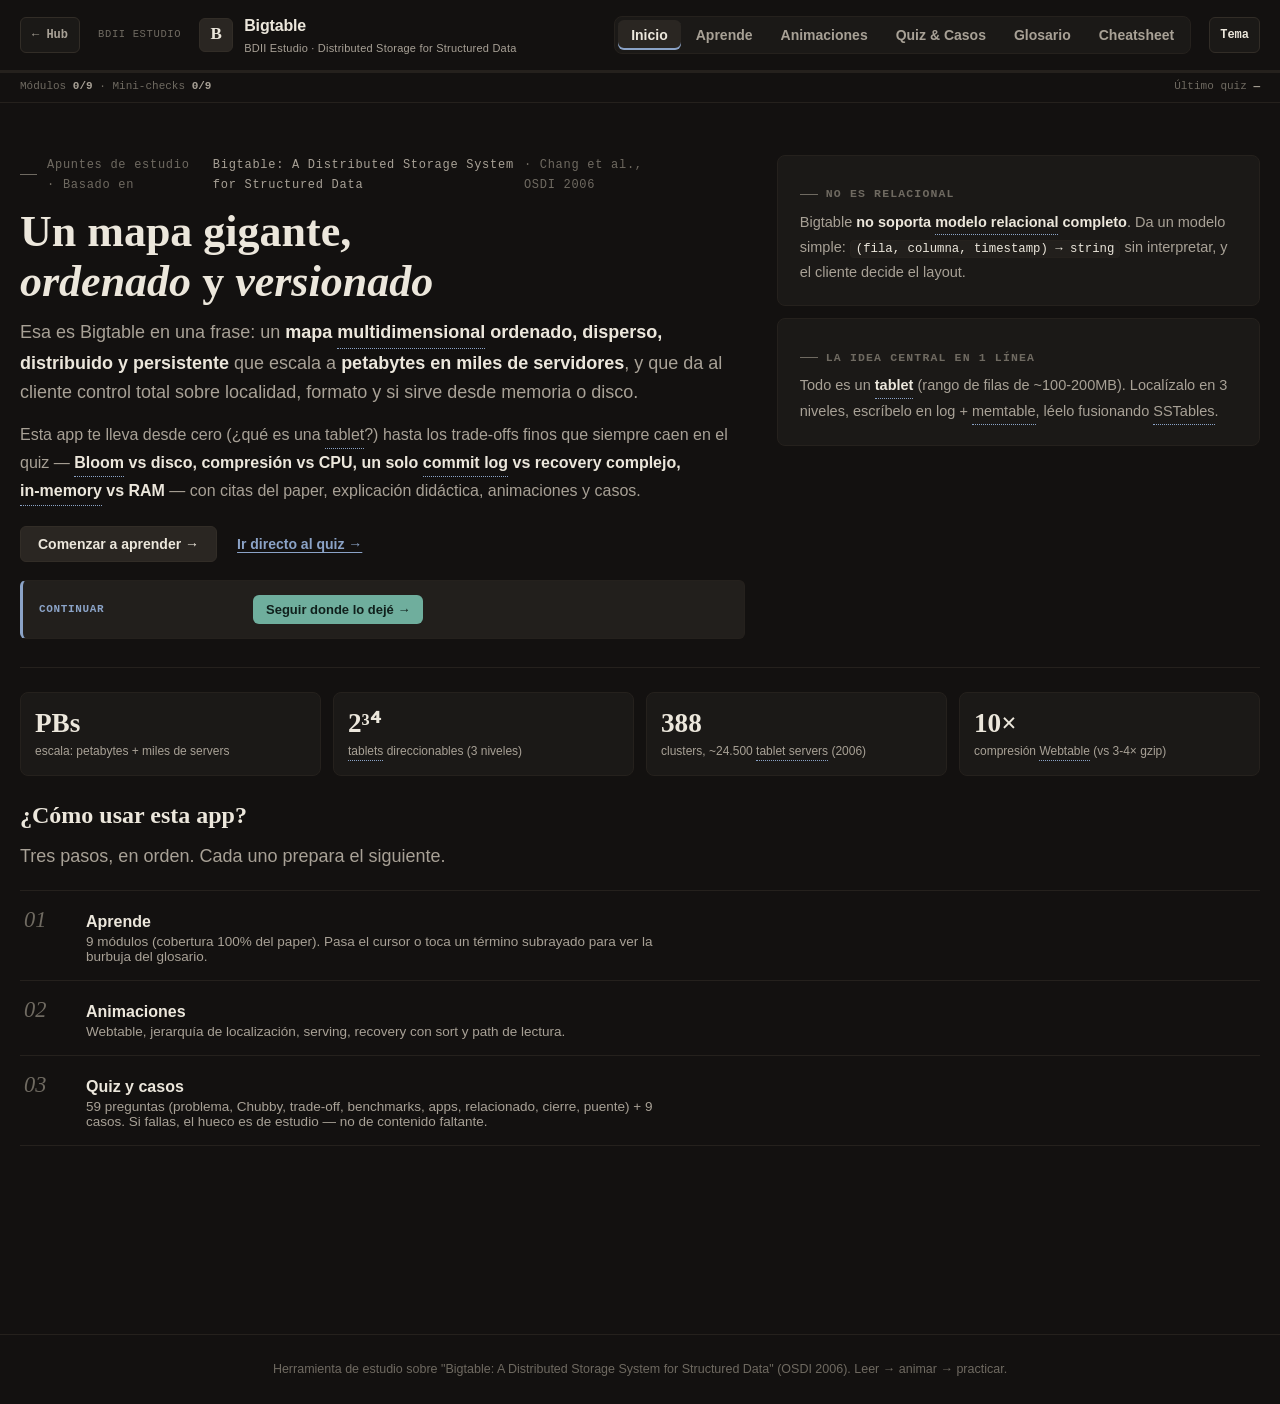
<file: papers/bigtable/bigtable_app.html>
<!DOCTYPE html>
<html lang="es">
<head>
<meta charset="UTF-8">
<meta name="viewport" content="width=device-width, initial-scale=1.0">
<title>Bigtable · BDII Estudio — Distributed Storage for Structured Data</title>
<style>
/* ============ ESTUDIO SUITE · design system v4 ("Study-desk editorial") ============
   Tesis: apuntes de curso compuestos como página editorial — titulares serif,
   datelines mono, reglas finas en vez de tarjetas, examen numerado, un solo
   azul tinta reservado a la acción. Ejes: density media · warmth cálida ·
   formality media-baja · energy quieta · ornament estructural · contrast alto.
   Offline: Georgia + sans/mono nativos (sin fuentes bloqueantes). Clases e ids
   intactos: el JS no cambia salvo iconos de módulo y flechas en tabs. */
:root{
  --bg:#131110; --bg2:#171514; --surface:#1b1917; --surface2:#221f1c; --surface3:#2a2622;
  --border:#322d27; --border-soft:#25211d;
  --text:#ece7dc; --muted:#a8a196; --dim:#6f6a61;
  --blue:#8ba3c7; --blue-soft:rgba(139,163,199,.12);
  --teal:#6fae9d; --teal-soft:rgba(111,174,157,.11);
  --orange:#c08d5c; --orange-soft:rgba(192,141,92,.11);
  --purple:#9d8ab8; --purple-soft:rgba(157,138,184,.11);
  --gold:#c2a05e; --gold-soft:rgba(194,160,94,.11);
  --pink:#b08396; --pink-soft:rgba(176,131,150,.11);
  --good:#74b18f; --bad:#c07f8c;
  --brand1:#8ba3c7; --brand2:#8ba3c7;
  --display:Georgia,'Palatino Linotype','Book Antiqua',Palatino,serif;
  --mono:ui-monospace,SFMono-Regular,Consolas,"Liberation Mono",Menlo,monospace;
  --sans:-apple-system,BlinkMacSystemFont,"Segoe UI",Roboto,"Helvetica Neue",Arial,sans-serif;
  --shadow:none;
  --shadow-sm:none;
  --radius:8px; --radius-sm:6px; --radius-xs:4px;
  --ring:0 0 0 2px rgba(139,163,199,.45);
}
*{box-sizing:border-box;}
html{scroll-behavior:smooth;}
body{
  margin:0; color:var(--text);
  font-family:var(--sans); line-height:1.7; font-size:16px;
  background:var(--bg);
  -webkit-font-smoothing:antialiased; text-rendering:optimizeLegibility;
}
body.light{
  --bg:#f4f1e9; --bg2:#ece6d5; --surface:#fbf9f2; --surface2:#f0e9d6; --surface3:#e3d8bf;
  --border:#d2c7a9; --border-soft:#e0d6bc;
  --text:#26241f; --muted:#5e594e; --dim:#948d7d;
  --blue:#3c5a86; --blue-soft:rgba(60,90,134,.09);
  --teal:#337065; --teal-soft:rgba(51,112,101,.09);
  --orange:#8f5f2b; --orange-soft:rgba(143,95,43,.09);
  --purple:#635183; --purple-soft:rgba(99,81,131,.09);
  --gold:#7d6a2e; --gold-soft:rgba(125,106,46,.10);
  --pink:#8f4f68; --pink-soft:rgba(143,79,104,.09);
  --good:#3c7a5d; --bad:#9c4a59;
  --shadow:0 1px 2px rgba(60,50,25,.08);
  --shadow-sm:0 1px 2px rgba(60,50,25,.06);
  background:var(--bg);
}
::selection{background:var(--border); color:var(--text);}
a{color:var(--blue); text-decoration:none; border-radius:3px;}
a:hover{text-decoration:underline;}
a:focus-visible, button:focus-visible, input:focus-visible{outline:none; box-shadow:var(--ring);}
::-webkit-scrollbar{width:11px; height:11px;}
::-webkit-scrollbar-thumb{background:var(--border); border-radius:8px; border:3px solid var(--bg);}
::-webkit-scrollbar-track{background:transparent;}
.skip-link{position:absolute; left:12px; top:-48px; z-index:100; background:var(--surface); color:var(--text); border:1px solid var(--border); border-radius:6px; padding:8px 14px; font-size:14px; font-weight:600; transition:top .15s ease; text-decoration:none;}
.skip-link:focus{top:12px;}

/* ============ HEADER / NAV ============ */
header{position:sticky; top:0; z-index:50; background:var(--bg); border-bottom:1px solid var(--border-soft);}
.topbar{max-width:1480px; margin:0 auto; padding:12px 20px; display:flex; align-items:center; gap:18px; flex-wrap:wrap;}
.brand{display:flex; align-items:center; gap:11px; font-weight:650; letter-spacing:-.01em; font-size:16px;}
.brand .logo{width:34px; height:34px; border-radius:6px; flex:0 0 auto; background:var(--surface3); border:1px solid var(--border); display:grid; place-items:center; font-weight:700; font-family:var(--display); font-size:17px; color:var(--text);}
.brand small{display:block; font-weight:500; font-size:11px; color:var(--muted); letter-spacing:.02em;}
.tabs{display:flex; gap:2px; margin-left:auto; flex-wrap:wrap; background:var(--surface); border:1px solid var(--border-soft); border-radius:8px; padding:3px;}
.tab{border:0; background:transparent; color:var(--muted); font-family:var(--sans); font-size:14px; font-weight:600; padding:7px 13px; border-radius:6px; cursor:pointer;}
.tab:hover{color:var(--text); background:var(--surface2);}
.tab.active{color:var(--text); background:var(--surface3); box-shadow:inset 0 -2px 0 var(--blue);}
.theme-btn{border:1px solid var(--border); background:var(--surface); color:var(--text); min-width:36px; height:36px; padding:0 10px; border-radius:6px; cursor:pointer; font-size:12px; font-weight:650; font-family:var(--mono); flex:0 0 auto;}
.theme-btn:hover{border-color:var(--dim);}
.hub-link{flex:0 0 auto; font-family:var(--mono); font-size:12px; font-weight:650; color:var(--muted); border:1px solid var(--border); background:var(--surface); padding:7px 11px; border-radius:6px; text-decoration:none; white-space:nowrap;}
.hub-link:hover{color:var(--text); border-color:var(--dim); text-decoration:none;}.suite-stamp{font-family:var(--mono);font-size:10.5px;letter-spacing:.06em;text-transform:uppercase;color:var(--dim);white-space:nowrap;}
.progress-track{height:3px; background:var(--border-soft);}
.progress-fill{height:100%; width:0; background:var(--blue); transition:width .4s ease;}

/* ============ LAYOUT / TYPE — escala 12 / 14 / 16 / 18 / 24 / 40 ============ */
main{max-width:1480px; margin:0 auto; padding:32px 20px 110px;}
.view{display:none;}
.view.active{display:block; animation:fadeUp .25s ease;}
@keyframes fadeUp{from{opacity:0;}to{opacity:1;}}
@keyframes pop{from{opacity:0;}to{opacity:1;}}
@keyframes animPulse{0%,100%{opacity:1;}50%{opacity:.55;}}
h1.title{font-family:var(--display); font-weight:700; font-size:clamp(2rem,4.4vw,2.75rem); margin:12px 0 12px; letter-spacing:0; line-height:1.12; text-wrap:balance;}
h1.title em{font-style:italic;}
h2{font-family:var(--display); font-weight:700; font-size:1.5rem; margin:0 0 12px; letter-spacing:0; line-height:1.25; text-wrap:balance;}
h3{font-family:var(--display); font-weight:700; font-size:1.15rem; margin:30px 0 10px; line-height:1.3;}
p{max-width:88ch; color:var(--muted); margin:0 0 13px; text-wrap:pretty;}
p strong, li strong, td strong{color:var(--text);}
ul, ol{color:var(--muted);}
.lede{font-size:1.125rem; color:var(--muted); max-width:84ch; line-height:1.65;}
.dateline{display:flex; align-items:center; gap:10px; font-family:var(--mono); font-size:12px; letter-spacing:.06em; color:var(--dim); margin:0 0 4px;}
.dateline::before{content:""; width:26px; height:1px; background:var(--dim);}
.dateline cite{font-style:normal; color:var(--muted);}
.kicker{display:inline-flex; align-items:center; gap:8px; font-family:var(--mono); font-size:11.5px; letter-spacing:.1em; text-transform:uppercase; color:var(--dim); font-weight:700;}
.kicker::before{content:""; width:18px; height:1px; background:var(--dim);}

.card{background:var(--surface); border:1px solid var(--border-soft); border-radius:var(--radius); padding:20px 22px; margin:14px 0;}
.card.accent-blue, .card.accent-teal, .card.accent-orange, .card.accent-purple, .card.accent-gold, .card.accent-pink{border-left:1px solid var(--border-soft);}
.callout{position:relative; border-radius:6px; padding:13px 16px 13px 48px; margin:16px 0; font-size:14px; max-width:96ch; background:var(--surface2); border:1px solid var(--border-soft); border-left:3px solid var(--dim);}
.callout::before{display:grid; place-items:center; width:24px; height:24px; border-radius:6px; position:absolute; left:12px; top:13px; font-size:13px; font-weight:700; background:var(--surface3); border:1px solid var(--border);}
.callout .lbl{font-family:var(--mono); font-size:10.5px; text-transform:uppercase; letter-spacing:.08em; margin-bottom:5px; font-weight:700; color:var(--dim);}
.callout.info{border-left-color:var(--blue);} .callout.info .lbl{color:var(--blue);} .callout.info::before{content:"i"; color:var(--blue); font-family:var(--sans); font-style:normal;}
.callout.tip{border-left-color:var(--teal);} .callout.tip .lbl{color:var(--teal);} .callout.tip::before{content:"✓"; color:var(--teal);}
.callout.warn{border-left-color:var(--orange);} .callout.warn .lbl{color:var(--orange);} .callout.warn::before{content:"!"; color:var(--orange);}
.callout.err{border-left-color:var(--bad);} .callout.err .lbl{color:var(--bad);} .callout.err::before{content:"×"; color:var(--bad);}
.callout.dark{background:var(--surface2);}
.trade{background:var(--surface2); border:1px solid var(--border-soft); border-left:3px solid var(--gold); border-radius:6px; padding:12px 15px; margin:14px 0; font-size:14px; max-width:96ch; color:var(--muted);}
.trade b{color:var(--text);}
.trade b:first-child{color:var(--text);}

code{font-family:var(--mono); font-size:.85em; background:var(--surface2); border:1px solid var(--border-soft); padding:1px 5px; border-radius:4px; color:var(--text);}
pre{background:#100f0e; color:#d8d5cf; padding:16px 18px; border-radius:4px; overflow-x:auto; font-family:var(--mono); font-size:12.5px; line-height:1.7; max-width:100%; border:1px solid var(--border-soft);}
body.light pre{background:#26241f; color:#e2ded6;}
pre code{background:none; border:0; padding:0; color:inherit; font-size:inherit;}
.kw{color:#c8b88a;} .str{color:#93b898;} .cmt{color:#6e6e76;} .fn{color:#9db4d0;} .op{color:#b39ec4;}

table{border-collapse:separate; border-spacing:0; width:100%; margin:14px 0; font-size:13.5px; border:1px solid var(--border-soft); border-radius:4px; overflow:hidden;}
th,td{padding:9px 12px; text-align:left; vertical-align:top; border-bottom:1px solid var(--border-soft);}
th{background:var(--surface2); font-weight:650; color:var(--text); font-size:12.5px;}
tr:last-child th, tr:last-child td{border-bottom:0;}
tbody tr:hover td{background:var(--surface2);}
tr:nth-child(even) td{background:color-mix(in srgb, var(--surface2) 50%, transparent);}
table, .score-chip, .step-counter{font-variant-numeric:tabular-nums;}

.pill{display:inline-block; padding:2px 10px; border-radius:999px; font-size:11.5px; font-weight:650; font-family:var(--mono); border:1px solid var(--border);}
.pill.blue{background:var(--blue-soft); color:var(--blue); border-color:transparent;}
.pill.teal{background:var(--teal-soft); color:var(--teal); border-color:transparent;}
.pill.orange{background:var(--orange-soft); color:var(--orange); border-color:transparent;}
.pill.purple{background:var(--purple-soft); color:var(--purple); border-color:transparent;}
.pill.gold{background:var(--gold-soft); color:var(--gold); border-color:transparent;}

.btn{display:inline-flex; align-items:center; gap:8px; border:1px solid var(--border); cursor:pointer; background:var(--surface3); color:var(--text); font-weight:600; font-size:14px; font-family:var(--sans); padding:9px 17px; border-radius:var(--radius-sm);}
.btn:hover{border-color:var(--dim); filter:brightness(1.1);}
.btn:active{transform:none;}
.btn:disabled{opacity:.45; cursor:default;}
.btn.ghost{background:var(--surface2); color:var(--text); border-color:var(--border-soft);}
.btn.ghost:hover{border-color:var(--dim);}
.btn.teal{background:var(--teal); border-color:transparent; color:#10201c;}
body.light .btn.teal{color:#fbf9f3;}
.btn.teal:hover{filter:brightness(.94);}
.btn.playing{background:var(--gold); border-color:transparent; color:#1a1408;}
.btn.small{padding:6px 12px; font-size:13px;}
.linklike{background:none; border:0; padding:9px 4px; cursor:pointer; color:var(--blue); font-family:var(--sans); font-size:14px; font-weight:600; text-decoration:underline; text-underline-offset:3px; text-decoration-thickness:1px;}
.linklike:hover{filter:brightness(1.15);}
.controls .btn.seg-on{border-color:var(--teal); color:var(--teal);}

/* ============ HERO (editorial: dateline, titular, una acción) ============ */
.hero{display:grid; grid-template-columns:1.5fr 1fr; gap:32px; align-items:start; padding:20px 0 8px; border-bottom:1px solid var(--border-soft); padding-bottom:28px;}
.hero-cards{display:grid; gap:12px;}
.hero-cta{display:flex; gap:16px; align-items:center; flex-wrap:wrap; margin-top:20px;}
.stat-grid{display:grid; grid-template-columns:repeat(4,1fr); gap:12px; margin:24px 0;}
.stat{background:var(--surface); border:1px solid var(--border-soft); border-radius:var(--radius); padding:16px 14px 14px; text-align:left;}
.stat .n{font-family:var(--display); font-size:1.7rem; font-weight:700; color:var(--text); font-variant-numeric:tabular-nums; line-height:1.1;}
.stat .l{font-size:12px; color:var(--muted); margin-top:4px; line-height:1.5;}
.path{list-style:none; margin:18px 0; padding:0; border-top:1px solid var(--border-soft);}
.path li{border-bottom:1px solid var(--border-soft);}
.path-step{display:flex; gap:18px; align-items:baseline; width:100%; text-align:left; background:none; border:0; padding:16px 4px; cursor:pointer; color:var(--text); font-family:var(--sans);}
.path-step:hover .path-t{color:var(--blue);}
.path-n{font-family:var(--display); font-style:italic; font-size:1.4rem; color:var(--dim); min-width:44px;}
.path-step:hover .path-n{color:var(--blue);}
.path-t{display:block; font-size:16px; font-weight:650; color:var(--text);}
.path-d{display:block; font-size:13.5px; color:var(--muted); margin-top:3px; max-width:80ch;}

/* ============ APRENDE ============ */
.aprende-layout{display:grid; grid-template-columns:220px minmax(0,1fr); gap:36px; align-items:start;}
.module-nav{position:sticky; top:78px; display:flex; flex-direction:column; gap:2px; background:var(--surface); border:1px solid var(--border-soft); border-radius:var(--radius); padding:6px;}
.module-link{display:flex; align-items:center; gap:10px; text-align:left; cursor:pointer; background:transparent; border:0; border-radius:6px; color:var(--muted); font-family:var(--sans); font-size:13.5px; font-weight:600; padding:8px 11px; border-left:2px solid transparent;}
.module-link:hover{background:var(--surface2); color:var(--text);}
.module-link.active{background:var(--surface2); color:var(--text); border-left-color:var(--blue);}
.module-link .idx{font-family:var(--mono); font-size:11px; color:var(--dim);}
.module-link.done .check{margin-left:auto; color:var(--good); font-size:13px; font-weight:700;}
.module-content{min-width:0;}
.module-content > h2{margin-top:4px;}
.done-banner{display:none; align-items:center; gap:10px; background:var(--surface2); border:1px solid var(--border-soft); border-left:3px solid var(--good); border-radius:6px; padding:9px 14px; margin-bottom:14px; color:var(--text); font-weight:600; font-size:14px;}
.module-pager{display:flex; justify-content:space-between; gap:12px; margin-top:24px; flex-wrap:wrap;}
.legend{display:flex; gap:10px; flex-wrap:wrap; margin:14px 0;}

/* ============ SVG figures ============ */
figure{margin:20px 0;}
figure svg{width:100%; height:auto; display:block; background:var(--surface); border:1px solid var(--border-soft); border-radius:4px;}
figure figcaption{font-size:14px; color:var(--muted); background:var(--surface); border:1px solid var(--border-soft); border-radius:6px; padding:9px 13px; margin-top:8px; font-family:var(--sans);}
figure figcaption span{color:var(--text);}
.tnode{font:600 13px var(--sans); fill:var(--text);}
.tedge{font:400 11px var(--mono); fill:var(--muted);}
svg text.svgcap{font:700 14px var(--sans); fill:var(--gold);}
svg .flow{stroke-dasharray:7 5; animation:dashmove 0.9s linear infinite;}
@keyframes dashmove{to{stroke-dashoffset:-12;}}
.controls{display:flex; gap:10px; flex-wrap:wrap; align-items:center; margin:12px 0;}
.controls label{cursor:pointer;}
input[type="checkbox"]{accent-color:var(--blue);}
input[type="range"]{-webkit-appearance:none; appearance:none; height:4px; border-radius:99px; background:var(--border); outline-offset:4px;}
input[type="range"]::-webkit-slider-thumb{-webkit-appearance:none; width:16px; height:16px; border-radius:50%; background:var(--text); border:none; cursor:pointer;}
input[type="range"]::-moz-range-thumb{width:16px; height:16px; border-radius:50%; background:var(--text); border:none; cursor:pointer;}

/* ============ ANIM feedback ============ */
.anim-status{display:flex; align-items:center; gap:12px; margin:14px 0 4px; flex-wrap:wrap;}
.status-badge{font-family:var(--mono); font-size:11.5px; font-weight:700; padding:3px 11px; border-radius:999px; background:var(--surface2); border:1px solid var(--border); color:var(--muted); white-space:nowrap;}
.status-badge.playing{color:var(--teal); border-color:var(--teal); animation:animPulse 1.4s ease-in-out infinite;}
.status-badge.paused{color:var(--gold); border-color:var(--gold);}
.status-badge.done{color:var(--good); border-color:var(--good);}
.anim-progress{flex:1; min-width:140px; height:6px; border-radius:999px; background:var(--surface2); overflow:hidden; border:1px solid var(--border-soft);}
.anim-progress-fill{height:100%; width:0; background:var(--blue); transition:width .4s ease;}
.step-counter{font-family:var(--mono); font-size:12px; color:var(--dim); min-width:52px; text-align:right;}
.narrator{background:var(--surface); border:1px solid var(--border-soft); border-left:3px solid var(--blue); border-radius:6px; padding:11px 15px; margin:10px 0; font-size:15px; line-height:1.65; color:var(--text); min-height:52px;}
.narrator b{color:var(--text);}

/* ============ QUIZ (examen numerado) ============ */
.quiz-toolbar{display:flex; gap:12px; align-items:center; flex-wrap:wrap; margin:14px 0;}
.score-chip{background:var(--surface); border:1px solid var(--border); border-radius:999px; padding:6px 14px; font-weight:650; font-family:var(--mono); font-size:13.5px; font-variant-numeric:tabular-nums;}
.question-card{background:var(--surface); border:1px solid var(--border-soft); border-radius:var(--radius); padding:20px 22px; margin:16px 0; scroll-margin-top:90px;}
.qmeta{display:flex; gap:8px; align-items:center; margin-bottom:10px; flex-wrap:wrap;}
.qmeta .qnum{font-family:var(--display); font-style:italic; font-size:15px; color:var(--dim);}
.qtag{font-family:var(--mono); font-size:11px; font-weight:700; padding:2px 9px; border-radius:999px; border:1px solid transparent;}
.qtext{font-size:16.5px; font-weight:650; margin-bottom:12px; color:var(--text); line-height:1.6;}
.opts{counter-reset:qa;}
.opt{position:relative; display:block; width:100%; text-align:left; cursor:pointer; font-family:var(--sans); background:var(--surface); border:1px solid var(--border-soft); color:var(--text); border-radius:6px; padding:10px 13px 10px 50px; margin:7px 0; font-size:14px; line-height:1.55;}
.opt::before{counter-increment:qa; content:counter(qa,upper-alpha); position:absolute; left:11px; top:50%; transform:translateY(-50%); width:26px; height:26px; display:grid; place-items:center; border-radius:6px; background:var(--surface2); border:1px solid var(--border); font-family:var(--mono); font-size:12px; font-weight:700; color:var(--dim);}
.opt:hover{border-color:var(--dim);}
.opt:hover::before{color:var(--text); border-color:var(--dim);}
.opt.correct{border-color:var(--good);}
.opt.correct::before{background:var(--good); border-color:var(--good); color:#0e1512;}
.opt.wrong{border-color:var(--bad);}
.opt.wrong::before{background:var(--bad); border-color:var(--bad); color:#fff;}
.opt:disabled{cursor:default;}
.opt:disabled:not(.correct):not(.wrong){opacity:.7;}
.explain{display:none; background:var(--surface2); border:1px solid var(--border-soft); border-left:3px solid var(--teal); border-radius:0 6px 6px 0; padding:13px 15px; margin-top:11px; font-size:13.5px; color:var(--muted);}
.explain.show{display:block; animation:pop .2s ease;}
.explain .why{font-weight:700; color:var(--text);}
.quiz-result{display:none; text-align:center; padding:30px; background:var(--surface); border-radius:var(--radius); border:1px solid var(--border-soft); margin:20px 0;}
.quiz-result.show{display:block; animation:pop .25s ease;}
.big-score{font-family:var(--display); font-size:3.2rem; font-weight:700; color:var(--text); font-variant-numeric:tabular-nums; line-height:1;}
.grade-bar{height:10px; border-radius:999px; background:var(--surface2); border:1px solid var(--border-soft); overflow:hidden; margin:14px auto; max-width:420px;}
.grade-fill{height:100%; width:0; border-radius:999px; background:var(--blue); transition:width .6s ease;}
.case-card{background:var(--surface); border:1px solid var(--border-soft); border-radius:var(--radius); padding:20px 22px; margin:18px 0; scroll-margin-top:90px;}
.case-card h3{margin-top:6px;}
.case-step{background:var(--surface2); border:1px solid var(--border-soft); border-radius:6px; padding:12px 15px; margin:10px 0; font-size:14px;}
.hint-btn{font-family:var(--mono); font-size:12.5px;}
.reveal-btn{margin-top:6px;}

/* ============ GLOSARIO ============ */
.glossary-search{width:100%; max-width:480px; background:var(--surface); border:1px solid var(--border); color:var(--text); font-family:var(--sans); font-size:14.5px; padding:11px 15px 11px 40px; border-radius:6px; margin:12px 0 8px; background-image:url("data:image/svg+xml,%3Csvg xmlns='http://www.w3.org/2000/svg' width='15' height='15' viewBox='0 0 24 24' fill='none' stroke='%236f6a61' stroke-width='2.2' stroke-linecap='round'%3E%3Ccircle cx='11' cy='11' r='7'/%3E%3Cpath d='M20 20l-3.5-3.5'/%3E%3C/svg%3E"); background-repeat:no-repeat; background-position:13px center;}
.glossary-search:focus{border-color:var(--blue); box-shadow:var(--ring); outline:none;}
.glossary-search::placeholder{color:var(--dim);}
.gloss-term{background:var(--surface); border:1px solid var(--border-soft); border-radius:6px; padding:15px 17px; margin:10px 0; border-left:2px solid transparent;}
.gloss-term:hover{border-left-color:var(--dim);}
.gloss-term h3{margin:0 0 5px; font-size:15.5px;}
.gloss-term .def{color:var(--muted); font-size:14px;}

/* ============ CHEATSHEET ============ */
#cheatsheetContent{display:grid; grid-template-columns:1fr 1fr; gap:0 14px; align-items:start;}
#cheatsheetContent .card{margin:7px 0;}
#cheatsheetContent .card:first-child{grid-column:1 / -1;}

footer{margin-top:60px; padding:24px 20px; border-top:1px solid var(--border-soft); text-align:center; color:var(--dim); font-size:12.5px;}

@media(max-width:860px){
  body{font-size:15.5px;}
  .hero{grid-template-columns:1fr;}
  .stat-grid{grid-template-columns:repeat(2,1fr);}
  .path-step{padding:14px 2px;}
  #cheatsheetContent{grid-template-columns:1fr;}
  .aprende-layout{grid-template-columns:1fr;}
  .module-nav{position:static; flex-direction:row; overflow-x:auto; padding:6px; scrollbar-width:thin;}
  .module-link{white-space:nowrap; border-left:0; border-bottom:2px solid transparent; border-radius:0;}
  .module-link.active{border-bottom-color:var(--blue);}
  h1.title{font-size:1.7rem;}
  .tabs{margin-left:0;}
  table{display:block; overflow-x:auto;}
}
@media print{
  header, .hub-link, .suite-stamp, .tabs, .theme-btn, .progress-track, .controls, .anim-status, .narrator, .quiz-toolbar, #glossarySearch, .module-pager, .theme-btn, .module-nav, footer{display:none !important;}
  body{background:#fff;}
  main{max-width:100%; padding:0;}
  .view{display:none !important;}
  #view-cheatsheet{display:block !important;}
  #cheatsheetContent{display:grid; grid-template-columns:1fr 1fr; gap:8px;}
  #cheatsheetContent .card{box-shadow:none; break-inside:avoid; border:1px solid #999; margin:4px 0; padding:10px 12px;}
}
@media (prefers-reduced-motion: reduce){
  html{scroll-behavior:auto;}
  *, *::before, *::after{animation-duration:.01ms !important; animation-iteration-count:1 !important; transition-duration:.01ms !important;}
  svg .flow{animation:none;}
}


/* ============ GLOSSARY TIP BUBBLES (Study-desk speech) ============ */
.tip-term{position:relative; cursor:help; border-bottom:1.5px dotted var(--blue); color:inherit; font-weight:650; background:transparent; padding:0; margin:0; font:inherit; display:inline; border-radius:0; border-top:0; border-left:0; border-right:0;}
.tip-term:hover, .tip-term:focus-visible, .tip-term.is-open{border-bottom-color:var(--gold); color:var(--gold);}
.tip-term:focus-visible{outline:none; box-shadow:none;}
.tip-bubble{position:absolute; z-index:80; left:50%; bottom:calc(100% + 10px); transform:translateX(-50%); width:min(340px, 78vw); padding:12px 14px; background:var(--surface2); color:var(--text); border:1px solid var(--border); border-radius:10px 10px 10px 4px; box-shadow:0 8px 24px rgba(0,0,0,.28); font-family:var(--sans); font-size:13px; font-weight:500; line-height:1.55; text-align:left; opacity:0; visibility:hidden; pointer-events:none; transition:opacity .15s ease, visibility .15s ease;}
.tip-bubble::after{content:""; position:absolute; left:50%; bottom:-7px; transform:translateX(-50%) rotate(45deg); width:12px; height:12px; background:var(--surface2); border-right:1px solid var(--border); border-bottom:1px solid var(--border);}
.tip-bubble .tip-k{display:block; font-family:var(--mono); font-size:11px; letter-spacing:.04em; text-transform:uppercase; color:var(--blue); margin-bottom:4px;}
.tip-bubble .tip-ref{display:block; margin-top:6px; font-size:11.5px; color:var(--dim);}
.tip-term:hover .tip-bubble, .tip-term:focus-within .tip-bubble, .tip-term.is-open .tip-bubble{opacity:1; visibility:visible; pointer-events:auto;}
.tip-term.tip-below .tip-bubble{bottom:auto; top:calc(100% + 10px); border-radius:4px 10px 10px 10px;}
.tip-term.tip-below .tip-bubble::after{bottom:auto; top:-7px; border-right:0; border-bottom:0; border-left:1px solid var(--border); border-top:1px solid var(--border);}
@media (hover:none){
  .tip-term:hover .tip-bubble{opacity:0; visibility:hidden;}
  .tip-term.is-open .tip-bubble{opacity:1; visibility:visible; pointer-events:auto;}
}
@media print{ .tip-bubble{display:none !important;} .tip-term{border-bottom:none; font-weight:inherit;} }

/* ============ STUDY UX v5 (resume / TOC / quiz modes / comfort) ============ */
.progress-meta{display:flex; justify-content:space-between; gap:10px; align-items:center; max-width:1480px; margin:0 auto; padding:4px 20px 6px; font-family:var(--mono); font-size:11px; color:var(--dim); flex-wrap:wrap;}
.progress-meta b{color:var(--muted); font-weight:650;}
.continue-card{margin:18px 0 0; padding:14px 16px; background:var(--surface2); border:1px solid var(--border-soft); border-left:3px solid var(--blue); border-radius:6px; display:flex; gap:14px; align-items:center; flex-wrap:wrap;}
.continue-card .cc-label{font-family:var(--mono); font-size:11px; letter-spacing:.06em; text-transform:uppercase; color:var(--blue); font-weight:700;}
.continue-card .cc-detail{font-size:14px; color:var(--muted); flex:1; min-width:200px;}
.continue-card .cc-detail strong{color:var(--text);}
.module-outline{position:sticky; top:78px; z-index:5; display:flex; gap:6px; flex-wrap:wrap; padding:8px 0 10px; margin:0 0 8px; background:linear-gradient(var(--bg) 70%, transparent); border-bottom:1px solid var(--border-soft);}
.module-outline a{font-family:var(--mono); font-size:11px; font-weight:650; color:var(--muted); text-decoration:none; padding:4px 9px; border-radius:999px; border:1px solid var(--border-soft); background:var(--surface); white-space:nowrap;}
.module-outline a:hover{color:var(--text); border-color:var(--dim); text-decoration:none;}
.module-content h3, .module-content .trade{scroll-margin-top:110px;}
.module-chip{font-family:var(--mono); font-size:11px; font-weight:700; color:var(--dim); margin:0 0 8px;}
.module-content.reading-mode{line-height:1.85;}
.module-content.reading-mode p, .module-content.reading-mode .lede{max-width:72ch; font-size:1.05em;}
.anim-learn-link{margin-top:10px; font-size:13px;}
.seg-tabs{display:flex; gap:4px; flex-wrap:wrap; margin:10px 0 4px; background:var(--surface); border:1px solid var(--border-soft); border-radius:8px; padding:3px; width:fit-content;}
.seg-tab{border:0; background:transparent; color:var(--muted); font-family:var(--sans); font-size:13.5px; font-weight:600; padding:7px 14px; border-radius:6px; cursor:pointer;}
.seg-tab:hover{color:var(--text); background:var(--surface2);}
.seg-tab.active{color:var(--text); background:var(--surface3); box-shadow:inset 0 -2px 0 var(--blue);}
.quiz-panel, .cases-panel{display:none;}
.quiz-panel.active, .cases-panel.active{display:block;}
.quiz-modes, .quiz-filters, .quiz-page-ctl{display:flex; gap:6px; align-items:center; flex-wrap:wrap;}
.quiz-modes .btn.seg-on, .quiz-filters .btn.seg-on, .quiz-page-ctl .btn.seg-on{border-color:var(--blue); color:var(--blue);}
.quiz-nav{display:flex; gap:10px; align-items:center; justify-content:space-between; flex-wrap:wrap; margin:14px 0;}
.quiz-map{display:flex; gap:4px; flex-wrap:wrap; max-width:100%;}
.quiz-map button{width:28px; height:28px; border-radius:6px; border:1px solid var(--border-soft); background:var(--surface); color:var(--dim); font-family:var(--mono); font-size:11px; font-weight:700; cursor:pointer; padding:0;}
.quiz-map button:hover{border-color:var(--dim); color:var(--text);}
.quiz-map button.answered{background:var(--blue-soft); color:var(--blue); border-color:transparent;}
.quiz-map button.wrong{background:var(--pink-soft); color:var(--bad);}
.quiz-map button.correct{background:var(--teal-soft); color:var(--good);}
.quiz-map button.current{box-shadow:var(--ring);}
.quiz-remediation{text-align:left; margin:16px auto 0; max-width:640px;}
.quiz-remediation a{display:inline-block; margin:3px 6px 3px 0; font-size:13px;}
.tip-bubble .tip-gloss{display:inline-block; margin-top:8px; font-family:var(--mono); font-size:11px; font-weight:700; color:var(--blue); cursor:pointer; border:0; background:none; padding:0; text-decoration:underline; text-underline-offset:2px;}
.tip-term.tip-left .tip-bubble{left:0; transform:none;}
.tip-term.tip-right .tip-bubble{left:auto; right:0; transform:none;}
body.light .module-outline{background:linear-gradient(var(--bg) 70%, transparent);}
@media(max-width:860px){
  .module-outline{position:static; top:auto;}
}
@media print{
  .continue-card, .seg-tabs, .quiz-modes, .quiz-filters, .quiz-page-ctl, .quiz-nav, .module-outline, .module-chip, .progress-meta, .anim-learn-link, .print-hint{display:none !important;}
  @page{margin:12mm;}
}

</style>
</head>
<body><a class="skip-link" href="#main">Saltar al contenido</a>
<header>
  <div class="topbar">
    <a class="hub-link" href="../../index.html">← Hub</a><span class="suite-stamp">BDII Estudio</span>
    <div class="brand"><div class="logo">B</div><div><div>Bigtable</div>
        <small>BDII Estudio · Distributed Storage for Structured Data</small></div></div>
    <nav class="tabs" id="tabs" role="tablist" aria-label="Vistas de estudio">
      <button class="tab active" role="tab" aria-selected="true" data-view="inicio">Inicio</button>
      <button class="tab" role="tab" aria-selected="false" data-view="aprende">Aprende</button>
      <button class="tab" role="tab" aria-selected="false" data-view="animaciones">Animaciones</button>
      <button class="tab" role="tab" aria-selected="false" data-view="quiz">Quiz & Casos</button>
      <button class="tab" role="tab" aria-selected="false" data-view="glosario">Glosario</button>
      <button class="tab" role="tab" aria-selected="false" data-view="cheatsheet">Cheatsheet</button>
    </nav>
    <button type="button" class="theme-btn" id="themeBtn" title="Cambiar tema" aria-label="Cambiar tema">Tema</button>
  </div>
  <div class="progress-track"><div class="progress-fill" id="progressFill"></div></div>
  <div class="progress-meta" id="progressMeta"><span id="progressLabel">Módulos 0/9</span><span id="progressQuizHint"></span></div>
</header>
<main id="main">
<section id="view-inicio" class="view active">
  <div class="hero">
    <div>
      <p class="dateline">Apuntes de estudio · Basado en <cite>Bigtable: A Distributed Storage System for Structured Data</cite> · Chang et al., OSDI 2006</p>
      <h1 class="title">Un mapa gigante, <em>ordenado</em> y <em>versionado</em></h1>
      <p class="lede">Esa es Bigtable en una frase: un <strong>mapa multidimensional ordenado, disperso, distribuido y persistente</strong> que escala a <strong>petabytes en miles de servidores</strong>, y que da al cliente control total sobre localidad, formato y si sirve desde memoria o disco.</p>
      <p>Esta app te lleva desde cero (¿qué es una tablet?) hasta los trade-offs finos que siempre caen en el quiz — <strong>Bloom vs disco, compresión vs CPU, un solo commit log vs recovery complejo, in-memory vs RAM</strong> — con citas del paper, explicación didáctica, animaciones y casos.</p>
      <div class="hero-cta">
        <button class="btn" onclick="go('aprende')">Comenzar a aprender →</button>
        <button class="linklike" onclick="go('quiz')">Ir directo al quiz →</button>
      </div>
      <div class="continue-card" id="continueCard" hidden>
        <div>
          <div class="cc-label">Continuar</div>
          <div class="cc-detail" id="continueDetail"></div>
        </div>
        <button class="btn teal small" id="continueBtn" type="button">Seguir donde lo dejé →</button>
      </div>
    </div>
    <div class="hero-cards">
      <div class="card accent-blue" style="margin:0;"><div class="kicker">No es relacional</div><p style="margin:6px 0 0; font-size:14.5px;">Bigtable <strong>no soporta modelo relacional completo</strong>. Da un modelo simple: <code>(fila, columna, timestamp) → string</code> sin interpretar, y el cliente decide el layout.</p></div>
      <div class="card accent-teal" style="margin:0;"><div class="kicker">La idea central en 1 línea</div><p style="margin:6px 0 0; font-size:14.5px;">Todo es un <strong>tablet</strong> (rango de filas de ~100-200MB). Localízalo en 3 niveles, escríbelo en log + memtable, léelo fusionando SSTables.</p></div>
    </div>
  </div>
  <div class="stat-grid">
    <div class="stat"><div class="n">PBs</div><div class="l">escala: petabytes + miles de servers</div></div>
    <div class="stat"><div class="n">2³⁴</div><div class="l">tablets direccionables (3 niveles)</div></div>
    <div class="stat"><div class="n">388</div><div class="l">clusters, ~24.500 tablet servers (2006)</div></div>
    <div class="stat"><div class="n">10×</div><div class="l">compresión Webtable (vs 3-4× gzip)</div></div>
  </div>
  <h2>¿Cómo usar esta app?</h2>
  <p class="lede">Tres pasos, en orden. Cada uno prepara el siguiente.</p>
  <ol class="path">
    <li><button class="path-step" onclick="go('aprende')"><span class="path-n">01</span><span><span class="path-t">Aprende</span><span class="path-d">9 módulos (cobertura 100% del paper). Pasa el cursor o toca un término subrayado para ver la burbuja del glosario.</span></span></button></li>
    <li><button class="path-step" onclick="go('animaciones')"><span class="path-n">02</span><span><span class="path-t">Animaciones</span><span class="path-d">Webtable, jerarquía de localización, serving, recovery con sort y path de lectura.</span></span></button></li>
    <li><button class="path-step" onclick="go('quiz')"><span class="path-n">03</span><span><span class="path-t">Quiz y casos</span><span class="path-d">59 preguntas (problema, Chubby, trade-off, benchmarks, apps, relacionado, cierre, puente) + 9 casos. Si fallas, el hueco es de estudio — no de contenido faltante.</span></span></button></li>
  </ol>
</section>
<section id="view-aprende" class="view">
  <span class="kicker">Ruta de aprendizaje</span>
  <h2>Aprende Bigtable desde cero</h2>
  <p class="lede">Sigue los módulos en orden. Los términos del glosario aparecen con <strong>subrayado punteado</strong>: hover o tap abre la burbuja. Los <strong>Trade-off</strong> son los que más caen en el quiz.</p>
  <div class="aprende-layout"><nav class="module-nav" id="moduleNav"></nav><div class="module-content" id="moduleContent"></div></div>
</section>
<section id="view-animaciones" class="view">
  <span class="kicker">Laboratorio visual</span>
  <h2>Animaciones interactivas</h2>
  <p class="lede">Pulsa los botones y observa el sistema en movimiento. Cada animación muestra su estado (play / pausa / listo), barra de progreso y narrador paso a paso.</p>
  <div class="card accent-blue" id="anim-webtable"><h3>1 · Webtable: fila, familias y versiones</h3><p style="font-size:14px;">La fila <code>com.cnn.www</code>: familia <code>contents:</code> con 3 versiones y familia <code>anchor:</code> con 2 columnas.</p><div class="controls"><button class="btn small" onclick="animWebtable.show('contents')">Ver contents: (3 versiones)</button><button class="btn small" onclick="animWebtable.show('anchor')">Ver anchor: (2 columnas)</button><button class="btn teal small" onclick="animWebtable.show('both')">Ver todo</button></div><figure><svg id="svgGraph" viewBox="0 0 720 340" role="img" aria-label="Webtable slice"></svg><figcaption>Webtable · <span id="graphCaption">Pulsa un botón.</span></figcaption></figure><p class="anim-learn-link"><button class="linklike" type="button" onclick="goModule('m1')">Leer en Aprende → Módulo 1 · Modelo de datos</button></p></div>
  <div class="card accent-purple" id="anim-locate"><h3>2 · Localización de tablets en 3 niveles</h3><p style="font-size:14px;">Caché vacía = 3 round-trips (incl. Chubby). Caché stale = hasta 6. Con prefetch se amortiza.</p><div class="controls"><button class="btn small" onclick="animLocate.step()">Siguiente paso →</button><button class="btn small ghost" onclick="animLocate.play()">Reproducir</button><button class="btn small ghost" onclick="animLocate.reset()">Reiniciar</button></div><figure><svg id="svgCheck" viewBox="0 0 720 360" role="img" aria-label="Tablet location"></svg><figcaption>Localización · <span id="checkCaption">Pulsa "Siguiente paso".</span></figcaption></figure><p class="anim-learn-link"><button class="linklike" type="button" onclick="goModule('m4')">Leer en Aprende → Módulo 4 · Master, tablets y serving</button></p></div>
  <div class="card accent-teal" id="anim-serve"><h3>3 · Tablet serving + compactions</h3><p style="font-size:14px;">Write → commit log → memtable → minor → merging → major. Read = vista fusionada.</p><div class="controls"><button class="btn small" onclick="animServe.step()">Siguiente paso →</button><button class="btn small ghost" onclick="animServe.play()">Reproducir</button><button class="btn small ghost" onclick="animServe.reset()">Reiniciar</button></div><figure><svg id="svgEnemy" viewBox="0 0 720 300" role="img" aria-label="Serving pipeline"></svg><figcaption>Serving · <span id="enemyCaption">Pulsa "Siguiente paso".</span></figcaption></figure><p class="anim-learn-link"><button class="linklike" type="button" onclick="goModule('m5')">Leer en Aprende → Módulo 5 · Refinamientos</button></p></div>
  <div class="card accent-orange" id="anim-recovery"><h3>4 · Un solo commit log: el trade-off de recovery</h3><p style="font-size:14px;">Un log por servidor = group commit eficiente, pero recovery exige <strong>ordenar</strong> por (tabla, fila, seq).</p><div class="controls"><button class="btn small" onclick="animRecovery.play()">Reproducir recovery</button><button class="btn small ghost" onclick="animRecovery.reset()">Reiniciar</button></div><figure><svg id="svgZookie" viewBox="0 0 720 340" role="img" aria-label="Log sort recovery"></svg><figcaption>Recovery · <span id="zookieCaption">Pulsa reproducir.</span></figcaption></figure><p class="anim-learn-link"><button class="linklike" type="button" onclick="goModule('m5')">Leer en Aprende → Módulo 5 · Commit log / recovery</button></p></div>
  <div class="card accent-gold" id="anim-read"><h3>5 · Path de lectura: Bloom + cachés + bloques</h3><p style="font-size:14px;">Bloom evita seeks a SSTables que no tienen la fila; Scan Cache vs Block Cache; bloque de 64KB vs 8KB. Prueba apagar Bloom o cambiar el bloque y mira cómo cambian los seeks visibles.</p><div class="controls"><button class="btn small" onclick="animRead.play()">Animar lectura</button><button class="btn small ghost" onclick="animRead.reset()">Reiniciar</button></div><div class="controls"><label style="display:inline-flex; align-items:center; gap:8px; font-size:14px; color:var(--text); cursor:pointer;"><input type="checkbox" id="bloomToggle" checked style="width:17px; height:17px; accent-color:var(--teal);"> Bloom filter ON/OFF</label><label style="display:inline-flex; align-items:center; gap:8px; font-size:14px; color:var(--text);">Bloque SSTable: <input type="range" id="blockRange" min="8" max="64" step="56" value="64" style="width:120px; vertical-align:middle;"> <b id="blockLabel">64KB</b></label><span class="score-chip" id="seekLbl">Seeks visibles: 1 · 64KB (64×)</span></div><figure><svg id="svgArch" viewBox="0 0 720 360" role="img" aria-label="Read path"></svg><figcaption>Lectura · <span id="archCaption">Pulsa "Animar lectura".</span></figcaption></figure><p class="anim-learn-link"><button class="linklike" type="button" onclick="goModule('m5')">Leer en Aprende → Módulo 5 · Path de lectura</button></p></div>
</section>
<section id="view-quiz" class="view">
  <span class="kicker">Comprueba tu aprendizaje</span>
  <h2>Quiz y casos</h2>
  <p class="lede">Las marcadas con <span class="pill gold">trade-off</span> preguntan <strong>qué se gana y qué se pierde</strong>. Usa Estudio (feedback ya), Examen (nota al final) o Solo falladas.</p>
  <div class="seg-tabs" role="tablist" aria-label="Quiz o casos">
    <button type="button" class="seg-tab active" id="tabQuizPanel" data-panel="quiz">Preguntas</button>
    <button type="button" class="seg-tab" id="tabCasesPanel" data-panel="cases">Casos</button>
  </div>
  <div class="quiz-panel active" id="quizPanel">
    <div class="quiz-toolbar">
      <span class="score-chip" id="scoreChip">0 / 0 correctas</span>
      <div class="quiz-modes" id="quizModes">
        <button type="button" class="btn ghost small seg-on" data-mode="study">Estudio</button>
        <button type="button" class="btn ghost small" data-mode="exam">Examen</button>
        <button type="button" class="btn ghost small" data-mode="wrong">Solo falladas</button>
      </div>
      <div class="quiz-filters" id="quizFilters"></div>
      <div class="quiz-page-ctl" id="quizPageCtl">
        <span style="font-size:12px;color:var(--dim);font-family:var(--mono);">Vista</span>
        <button type="button" class="btn ghost small" data-page="1">1</button>
        <button type="button" class="btn ghost small" data-page="5">5</button>
        <button type="button" class="btn ghost small seg-on" data-page="all">Todas</button>
      </div>
      <button class="btn ghost small" type="button" onclick="quiz.reset()">Reiniciar</button>
    </div>
    <div class="quiz-nav" id="quizNav" hidden>
      <button type="button" class="btn ghost small" id="quizPrev">← Anterior</button>
      <div class="quiz-map" id="quizMap"></div>
      <button type="button" class="btn ghost small" id="quizNext">Siguiente →</button>
    </div>
    <div id="quizContainer"></div>
    <div class="quiz-result" id="quizResult">
      <div class="big-score" id="quizPercent">0%</div>
      <div class="grade-bar"><div class="grade-fill" id="gradeFill"></div></div>
      <p id="quizMsg" style="text-align:center; margin:0 auto;"></p>
      <div class="quiz-remediation" id="quizRemediation"></div>
    </div>
  </div>
  <div class="cases-panel" id="casesPanel">
    <h2 style="margin-top:8px;">Casos prácticos</h2>
    <p class="lede">Intenta resolver antes de ver la solución. Pistas y soluciones se guardan en este dispositivo.</p>
    <div id="casesContainer"></div>
  </div>
</section>
<section id="view-glosario" class="view">
  <span class="kicker">Referencia rápida</span>
  <h2>Glosario bilingüe</h2>
  <p class="lede">Misma fuente que las burbujas del Aprende. Escribe para filtrar (ej: bloom, compaction, Boxwood).</p>
  <input class="glossary-search" id="glossarySearch" type="text" placeholder="Filtra por término o definición (ej: bloom, compaction, tablet)…">
  <div id="glossaryList"></div>
</section>
<section id="view-cheatsheet" class="view">
  <span class="kicker">Repaso de último minuto</span>
  <h2>Cheatsheet</h2>
  <p class="lede">Todo lo esencial en una página. Ideal para imprimir o guardar PDF antes del quiz.</p>
  <div class="hero-cta print-hint" style="margin:10px 0 16px;">
    <button type="button" class="btn teal small" onclick="window.print()">Imprimir / Guardar PDF</button>
    <span style="font-size:13px;color:var(--dim);">Esta pestaña ya está activa — Ctrl+P también funciona.</span>
  </div>
  <div id="cheatsheetContent"></div>
</section>
</main>
<footer>Herramienta de estudio sobre "Bigtable: A Distributed Storage System for Structured Data" (OSDI 2006). Leer → animar → practicar.</footer>
<script>
const MODULES = [
{ id:'m0', tag:'Módulo 0', accent:'gold', title:'El problema: datos estructurados a petabytes',
summary:'Qué es Bigtable, qué problema resuelve, sus 4 objetivos y por qué no es RDBMS ni Redis.',
html: `
<p class="lede">Google tenía 60+ productos (Analytics, Finance, Earth, Orkut, Search…) con demandas opuestas: de batch throughput a serving con latencia. Necesitaba <strong>wide applicability + scalability + high performance + high availability</strong> en un solo sistema.</p>
<div class="callout info"><div class="lbl">Cita del paper · Abstract + §1, p.1</div>"Bigtable is a distributed storage system for managing structured data that is designed to scale to a very large size: <strong>petabytes of data across thousands of commodity servers</strong>."<br>"Bigtable <strong>does not support a full relational data model</strong>; instead, it provides clients with a <strong>simple data model that supports dynamic control over data layout and format</strong>."</div>
<p><strong>Traducción didáctica:</strong> "relacional completo" = tablas + SQL + joins + transacciones generales. Bigtable renuncia a eso a cambio de <strong>escala y flexibilidad de layout</strong>. El dato se guarda como <strong>strings sin interpretar</strong> (el cliente serializa lo que quiera) y el cliente controla la <strong>localidad</strong> (qué queda junto en disco) con el diseño de row keys, y si sirve de <strong>memoria o disco</strong> con parámetros de schema.</p>
<div class="trade"><b>Trade-off 0 · Renunciar al modelo relacional.</b> Ganas: escala horizontal, control de localidad, throughput masivo. Pierdes: joins, SQL declarativo, transacciones multi-fila. Si tu app los necesita, Bigtable te obliga a implementarlos arriba.</div>
<h3>Qué es Bigtable (en 30 segundos)</h3>
<div class="callout info"><div class="lbl">Cita del paper §1, p.1</div>"Over the last two and a half years we have designed, implemented, and deployed a distributed storage system for managing structured data at Google called Bigtable. Bigtable is designed to <strong>reliably scale to petabytes of data and thousands of machines</strong>."</div>
<p><strong>Traducción didáctica:</strong> Bigtable es un <strong>servicio de almacenamiento de Google</strong> (no un producto que tú instalas): guardas datos estructurados o semi-estructurados en <strong>tablas enormes</strong> que se reparten solas entre miles de servidores. Piénsalo como un <strong>diccionario gigante ordenado por clave</strong>, donde cada entrada tiene además columnas y versiones por tiempo. No hay SQL: tú lees y escribes por <strong>fila</strong> o por <strong>rango de filas</strong>. Se diseñó y desplegó en ~2.5 años y a agosto de 2006 lo usaban más de 60 productos (Analytics, Finance, Orkut, Personalized Search, Writely, Earth…).</p>
<h3>La problemática: qué dolor resuelve</h3>
<div class="callout info"><div class="lbl">Cita del paper Abstract + §1, p.1</div>"These applications place <strong>very different demands</strong> on Bigtable, both in terms of <strong>data size</strong> (from URLs to web pages to satellite imagery) and <strong>latency requirements</strong> (from backend bulk processing to real-time data serving)."<br>"The Bigtable clusters ... span a wide range of configurations, <strong>from a handful to thousands of servers</strong>, and store <strong>up to several hundred terabytes</strong> of data."</div>
<ul style="color:var(--muted);">
<li><strong>Un solo sistema, cargas opuestas:</strong> batch orientado a throughput (MapReduce sobre todo el índice) <em>y</em> serving de baja latencia a usuarios finales. Un store por cada caso sería inmanejable.</li>
<li><strong>Tamaños muy distintos:</strong> celdas pequeñas (URLs) hasta grandes (páginas web, imágenes satelitales).</li>
<li><strong>Escala que rompe el modelo clásico:</strong> petabytes en miles de servidores commodity que fallan todo el tiempo. §1 reconoce que las <strong>bases de datos paralelas [14]</strong> y las <strong>bases de datos en memoria [13]</strong> ya lograron escala y rendimiento, pero con <strong>otra interfaz</strong>: lo que Google necesitaba era control de layout/localidad y un modelo más simple.</li>
<li><strong>Control del cliente:</strong> decidir <strong>qué datos quedan juntos</strong> (localidad vía row keys y locality groups) y <strong>si se sirve de memoria o de disco</strong> (parámetros de schema), cosa que un RDBMS opaco no deja ajustar así.</li>
</ul>
<div class="callout info"><div class="lbl">Cita del paper §11, p.13</div>"We have found that there are <strong>significant advantages to building our own storage solution</strong> at Google. We have gotten a substantial amount of flexibility from designing our own data model for Bigtable. In addition, our control over Bigtable's implementation, and the other Google infrastructure upon which Bigtable depends, means that we can <strong>remove bottlenecks and inefficiencies</strong> as they arise."</div>
<h3>Los cuatro objetivos (§1, p.1)</h3>
<div class="callout info"><div class="lbl">Cita del paper §1, p.1</div>"Bigtable has achieved several goals: <strong>wide applicability, scalability, high performance, and high availability</strong>."</div>
<table><tr><th>Objetivo</th><th>Qué significa</th><th>Cómo lo consigue (módulo)</th></tr>
<tr><td><strong>Wide applicability</strong> (aplicabilidad amplia)</td><td>Sirve a +60 productos con cargas muy distintas: batch vs latencia, bytes vs terabytes por tabla.</td><td>Modelo simple y flexible: bytes sin interpretar + control de layout (m1); Tabla 2 muestra tablas muy distintas (m6).</td></tr>
<tr><td><strong>Scalability</strong> (escalabilidad)</td><td>Petabytes y miles de máquinas; crecer <strong>añadiendo máquinas</strong> (§11).</td><td>Tablets por rango de filas + localización en 3 niveles (m4); +100× de throughput agregado de 1→500 servers (m6).</td></tr>
<tr><td><strong>High performance</strong> (alto rendimiento)</td><td>Decenas de miles de ops/s por servidor (§7).</td><td>Locality groups, in-memory, compresión, Scan/Block Cache, Bloom, group commit, SSTables inmutables (m5).</td></tr>
<tr><td><strong>High availability</strong> (alta disponibilidad)</td><td>Los datos siguen sirviéndose pese a fallas de servidores.</td><td>Reasignación rápida de tablets con locks de Chubby (m4), GFS replicado (m7), recovery sin replay y doble hilo de log (m5), replicación entre clusters (Personalized Search, m6).</td></tr></table>
<h3>Mapa del paper: qué sección vive en qué módulo</h3>
<table><tr><th>Paper</th><th>Tema</th><th>Módulo</th></tr>
<tr><td>Abstract + §1</td><td>Qué es, problema, objetivos, vs relacional</td><td>m0</td></tr>
<tr><td>§2</td><td>Modelo de datos (Fig.1)</td><td>m1</td></tr>
<tr><td>§3</td><td>API (Fig.2–3)</td><td>m2</td></tr>
<tr><td>§4</td><td>Building blocks: GFS, cluster mgmt, SSTable, Chubby</td><td>m3 (+ puente m7)</td></tr>
<tr><td>§5 (5.1–5.4)</td><td>Implementación: ubicación, asignación, serving, compactions (Fig.4–5)</td><td>m4 + compactions en m5/animación 3</td></tr>
<tr><td>§6</td><td>Refinamientos</td><td>m5</td></tr>
<tr><td>§7</td><td>Performance (Fig.6)</td><td>m6</td></tr>
<tr><td>§8</td><td>Aplicaciones reales (Tab.1–2)</td><td>m6</td></tr>
<tr><td>§9</td><td>Lecciones</td><td>m6</td></tr>
<tr><td>§10</td><td>Trabajo relacionado</td><td>m8</td></tr>
<tr><td>§11</td><td>Conclusiones</td><td>m8</td></tr></table>
<h3>Bigtable vs RDBMS tradicional vs Redis (contraste didáctico)</h3>
<div class="callout warn"><div class="lbl">Aviso: esto es explicación de clase, no cita del paper</div>El paper es de 2006 y <strong>no menciona Redis</strong> (que apareció después). Lo que sí dice el paper: Bigtable <strong>no es relacional</strong> (§1, §10), <strong>no es una DHT/key-value simple</strong> (§10) y se distingue de las <strong>bases de datos paralelas y en memoria</strong> (§1). La columna "Redis" es una analogía de clase con la categoría que el paper llama <em>main-memory databases</em> [13] [inferencia: Redis no está en el paper]; úsala solo para entender, no para citarla como afirmación del paper.</div>
<table><tr><th>Criterio (del paper)</th><th>RDBMS tradicional (Oracle RAC, DB2 PE; §10)</th><th>Redis / store en memoria (clase, no paper)</th><th>Bigtable (paper)</th></tr>
<tr><td><strong>Modelo de datos</strong></td><td>Relacional completo: tablas, SQL, joins (§1, §10)</td><td>Clave → valor/estructura simple, en RAM</td><td>Mapa sparse ordenado (fila, columna, tiempo) → bytes (§2)</td></tr>
<tr><td><strong>Transacciones</strong></td><td>Generales, multi-fila (§10)</td><td>Atomicidad por comando/clave en un nodo</td><td>Solo single-row; sin transacciones generales (§3, §9)</td></tr>
<tr><td><strong>Dónde viven los datos</strong></td><td>Disco compartido (RAC) o disco local por nodo (DB2 PE)</td><td>Principalmente <strong>memoria</strong>; disco opcional como respaldo</td><td>Disco en <strong>GFS</strong>; memoria por memtable, cachés e in-memory <strong>opcional</strong> por locality group (§4, §6)</td></tr>
<tr><td><strong>Escala</strong></td><td>Paralelas, pero con modelo relacional completo</td><td>Limitada por la RAM del cluster</td><td>Petabytes en miles de servidores commodity (§1, §8)</td></tr>
<tr><td><strong>Acceso por rango</strong></td><td>Índices y SQL</td><td>Típicamente por clave exacta</td><td>Filas <strong>ordenadas</strong> y particionadas en tablets: rangos cortos son baratos (§2)</td></tr>
<tr><td><strong>Quién decide localidad / memoria</strong></td><td>El optimizador y el DBA</td><td>Todo en RAM por diseño</td><td>El <strong>cliente</strong> (row keys + locality groups); §10: "we let the user tell us what data belongs in memory"</td></tr></table>
<p><strong>Por qué Bigtable NO es "eso" (razonado con criterios del paper):</strong></p>
<ul style="color:var(--muted);">
<li><strong>No es un RDBMS:</strong> no hay SQL, joins, ni transacciones multi-fila (§1, §3). A cambio escala a PB y deja controlar localidad. Quien venga del mundo relacional "puede no saber cómo usar bien" la interfaz (§11).</li>
<li><strong>No es un store en memoria como Redis:</strong> su verdad persistente está en <strong>SSTables + commit log sobre GFS</strong>; la RAM es un acelerador (memtable, cachés, locality group in-memory para datos pequeños y calientes). El paper mide la diferencia: <strong>random reads 1212/s desde disco vs 10811/s desde memoria</strong> por servidor (§7). Con cientos de TB no cabría todo en RAM.</li>
<li><strong>No es un key-value plano ni una DHT:</strong> §10 dice que ese modelo "is too limiting". Bigtable agrega columnas, familias, versiones y orden por fila.</li>
</ul>
<div class="trade"><b>Trade-off 20 · Disco + log (Bigtable) vs RAM primero (estilo Redis).</b> Ganas: capacidad de petabytes, durabilidad vía GFS y datos ordenados por rango. Pierdes: latencia de RAM pura salvo en locality groups in-memory o caché (1212 vs 10811 reads/s en §7). Cuándo conviene: datasets enormes con lecturas por rango y escritura masiva; si todo cabe en RAM y solo hay acceso por clave, la analogía de clase sugiere un store en memoria (clase, no paper).</div>
<div class="callout warn"><div class="lbl">Error común</div>Decir que Bigtable "es una base de datos relacional". No: <strong>se parece en implementación</strong> (estrategias de DBs paralelas / in-memory) pero la <strong>interfaz es distinta</strong>.</div>
`,
mini:{q:'¿Qué NO ofrece Bigtable según el paper?', opts:['Escala a petabytes','Modelo relacional completo','Control de localidad por el cliente','Servir de memoria o disco'], a:1, why:'El paper lo dice explícito: no hay modelo relacional completo; a cambio hay control de layout, formato y localidad.'} },
{ id:'m1', tag:'Módulo 1', accent:'blue', title:'Modelo de datos: (fila, columna, tiempo) → string',
summary:'El mapa ordenado disperso + filas, familias de columnas y timestamps con GC.',
html: `
<p class="lede">Todo Bigtable es un <strong>mapa multidimensional ordenado, disperso, distribuido y persistente</strong>.</p>
<pre><code>(row:string, column:string, time:int64) -> string</code></pre>
<div class="callout info"><div class="lbl">Cita del paper §2, p.2 · Fig.1, p.2</div>"A Bigtable is a <strong>sparse, distributed, persistent multidimensional sorted map</strong>. The map is indexed by a <strong>row key, column key, and a timestamp</strong>; each value is an <strong>uninterpreted array of bytes</strong>."</div>
<h3>Qué significa cada palabra de la definición</h3>
<table><tr><th>Palabra (EN / ES)</th><th>Qué significa</th><th>Ejemplo (Webtable / Earth)</th></tr>
<tr><td><strong>Map</strong> / mapa</td><td>Estructura clave → valor: dada una clave (fila, columna, tiempo) obtienes un valor. No es una tabla SQL con joins.</td><td><code>("com.cnn.www","contents:",t6)</code> devuelve el HTML de esa versión.</td></tr>
<tr><td><strong>Multidimensional</strong> / multidimensional</td><td>La clave tiene <strong>tres coordenadas</strong>: fila, columna y tiempo (no solo fila + columna).</td><td>Misma celda <code>contents:</code> con versiones en t3, t5 y t6 (Fig.1).</td></tr>
<tr><td><strong>Sorted</strong> / ordenado</td><td>Las filas se guardan en <strong>orden lexicográfico</strong> por row key; las versiones de una celda, en orden de timestamp decreciente. El orden permite leer rangos de forma barata.</td><td>Host invertido: <code>com.google.maps/...</code> queda junto a otras páginas de <code>com.google.*</code>.</td></tr>
<tr><td><strong>Sparse</strong> / disperso</td><td>Las celdas que no existen <strong>no ocupan espacio</strong> ni se guardan como NULL: una fila puede tener pocas columnas y otra miles. Por eso se pueden tener columnas ilimitadas.</td><td>Earth: una familia con "una columna por cada imagen raw"; cada segmento usa solo unas pocas, así que la familia es muy dispersa (§8).</td></tr>
<tr><td><strong>Distributed</strong> / distribuido</td><td>La tabla se <strong>parte en tablets</strong> (rangos de filas) repartidos entre muchos tablet servers; no vive en una máquina.</td><td>Una tabla de cientos de TB repartida en miles de tablets de ~100-200 MB.</td></tr>
<tr><td><strong>Persistent</strong> / persistente</td><td>Los datos sobreviven a reinicios y fallas: viven en archivos <strong>SSTable + commit log en GFS</strong>, no solo en RAM.</td><td>Un tablet server muere y otro recarga el tablet desde GFS (§5.3).</td></tr>
<tr><td><strong>Uninterpreted array of bytes</strong> / string sin interpretar</td><td>Bigtable no conoce tipos: el valor es una cadena de bytes. El <strong>cliente serializa</strong> lo que quiera (§1).</td><td>Una página HTML, un ID de idioma o el texto de un link.</td></tr></table>
<h3>Filas: atomicidad + orden + tablets</h3>
<div class="callout info"><div class="lbl">Cita del paper §2 Rows, p.2</div>"Every <strong>read or write of data under a single row key is atomic</strong> (regardless of the number of different columns)."</div>
<p><strong>Qué significa:</strong> puedes escribir 10 columnas de una fila de una vez y un lector ve todo o nada de ese lote. Pero <strong>solo dentro de una fila</strong>: no hay atomicidad entre filas. Las filas se guardan en <strong>orden lexicográfico</strong> y se parten en <strong>tablets</strong> (rangos de filas, unidad de distribución y balanceo). Leer un rango corto = hablar con pocas máquinas.</p>
<p><strong>Localidad por diseño:</strong> en Webtable se invierte el host: <code>com.google.maps/index.html</code> en vez de <code>maps.google.com/index.html</code>. Así páginas del mismo dominio quedan <strong>contiguas</strong> y los análisis por host/dominio son eficientes.</p>
<p><strong>Tamaño de la clave y por qué importa:</strong> las row keys son strings arbitrarios de <strong>hasta 64 KB</strong> (típico: <strong>10-100 bytes</strong>). La atomicidad por fila es una decisión de diseño "que facilita razonar sobre el sistema ante actualizaciones concurrentes de la misma fila" (§2, p.2). Como un tablet es un rango contiguo de filas, <strong>leer un rango corto típicamente toca solo unas pocas máquinas</strong>; el cliente "explota" esto eligiendo claves con buena localidad.</p>
<div class="trade"><b>Trade-off 1 · Atomicidad solo por fila.</b> Ganas: razonamiento simple ante concurrencia + alto rendimiento (sin coordinación global). Pierdes: transacciones multi-fila. El paper lo asume a propósito (sección 9: la mayoría solo necesita single-row).</div>
<h3>Familias de columnas: la unidad de control</h3>
<div class="callout info"><div class="lbl">Cita del paper §2 Column Families, p.2</div>"Column keys are grouped into sets called <strong>column families, which form the basic unit of access control</strong>." — "The number of distinct column families should be <strong>small (hundreds at most)</strong>, and families rarely change. A table may have an <strong>unbounded number of columns</strong>."</div>
<p><strong>Didáctica:</strong> sintaxis <code>familia:calificador</code>. La familia se crea antes; luego cualquier calificador vale. Ejemplo Webtable: familia <code>language</code> (una columna, ID de idioma) y familia <code>anchor</code> (una columna por sitio que enlaza; calificador = sitio, valor = texto del enlace). Compresión, control de acceso y contabilidad de disco/memoria se hacen <strong>por familia</strong>. Pocas familias, muchísimas columnas.</p>
<p><strong>Detalles del paper (§2, p.2):</strong> los nombres de familia deben ser <strong>imprimibles</strong>, pero los calificadores pueden ser strings arbitrarios. Todos los datos de una familia suelen ser del <strong>mismo tipo</strong> y por eso se comprimen juntos. En Webtable la familia <code>language</code> tiene <strong>una sola columna</strong> (el ID de idioma de la página). <strong>Control de acceso y contabilidad de disco y memoria</strong> se hacen a nivel de familia: así conviven apps que <em>agregan datos base</em>, apps que <em>leen datos base y crean familias derivadas</em>, y apps que solo pueden <em>ver</em> datos existentes (quizá ni todas las familias, por privacidad).</p>
<div class="trade"><b>Trade-off 2 · Pocas familias, infinitas columnas.</b> Ganas: compresión homogénea + ACLs manejables. Si creas miles de familias (como Personalized Search con 93), pagas overhead y necesitas cuotas. Pierdes flexibilidad si abusas.</div>
<h3>Timestamps: versiones + GC automático</h3>
<div class="callout info"><div class="lbl">Cita del paper §2 Timestamps, p.2</div>"Each cell can contain <strong>multiple versions indexed by timestamp</strong> (64-bit). ... stored in <strong>decreasing timestamp order</strong>." — "keep only the <strong>last n versions</strong>, or only <strong>new-enough versions</strong>."</div>
<p>El timestamp lo pone Bigtable (microsegundos reales) o el cliente (debe evitar colisiones). Se lee lo más reciente primero. GC: "últimas n" o "solo recientes" (ej. 7 días). Webtable: timestamps = hora de crawl, guarda solo las <strong>3 más recientes</strong> por página.</p>
<div class="callout warn"><div class="lbl">Error común</div>Confundir familia con columna. <code>anchor:cnnsi.com</code> = familia <code>anchor</code> + calificador <code>cnnsi.com</code>. El control es por familia, no por columna.</div>
`,
mini:{q:'La fila com.cnn.www tiene anchor:cnnsi.com y anchor:my.look.ca. ¿Qué significa?', opts:['Dos tablas distintas','Dos columnas de la misma familia anchor (dos sitios que enlazan)','Dos versiones de la misma celda','Dos tablets'], a:1, why:'Misma familia anchor, distinto calificador (sitio que enlaza). Cada celda anchor tiene una versión; contents tiene tres.'} },
{ id:'m2', tag:'Módulo 2', accent:'purple', title:'API: mutar, escanear y no pasarse de listo',
summary:'RowMutation, Scanner, transacciones single-row, contadores, Sawzall y MapReduce.',
html: `
<p class="lede">API pequeña para crear/borrar tablas y familias, cambiar metadata (ACLs) y leer/escribir.</p>
<p><strong>Qué incluye (§3, p.3):</strong> funciones para <strong>crear y borrar tablas y column families</strong> y para <strong>cambiar metadata de cluster, tabla y familia</strong> (ej. derechos de acceso). Los clientes pueden <strong>escribir o borrar valores, buscar en filas individuales o iterar sobre un subconjunto</strong> de la tabla. Un Scanner puede iterar sobre <strong>varias familias</strong> y hay varios mecanismos para limitar filas, columnas y timestamps que produce.</p>
<pre><code>RowMutation r1(T, "com.cnn.www");
r1.Set("anchor:www.c-span.org", "CNN");
r1.Delete("anchor:www.abc.com");
Apply(&op, &r1);  // atomico por fila</code></pre>
<pre><code>Scanner s(T); stream = s.FetchColumnFamily("anchor");
stream->SetReturnAllVersions(); s.Lookup("com.cnn.www");
// + filtros: regex anchor:*.cnn.com, o timestamps de ultimos 10 dias</code></pre>
<div class="callout info"><div class="lbl">Cita del paper §3, p.3 · Fig.2–3, p.3</div>"Bigtable supports <strong>single-row transactions</strong>, which can be used to perform <strong>atomic read-modify-write</strong> under a single row key. Bigtable does <strong>not currently support general transactions across row keys</strong>."</div>
<p><strong>Didáctica:</strong> "transacción single-row" = leer-modificar-escribir atómicamente <strong>una fila</strong>. "General" sería atómico entre muchas filas (como transferencia bancaria). Bigtable no lo da; sí da <strong>batching</strong> de writes entre filas (sin atomicidad) y <strong>contadores enteros</strong> en celdas.</p>
<div class="trade"><b>Trade-off 3 · Solo single-row.</b> Ganas: simplicidad + velocidad (sin 2PC global). Pierdes: el cliente debe diseñar para no necesitar multi-fila, o indexar secundariamente por su cuenta. El paper cuenta que pospuso transacciones generales hasta ver uso real.</div>
<p><strong>Sawzall + MapReduce:</strong> scripts Sawzall corren en los servidores (transformar/filtrar/resumir, <strong>sin escribir de vuelta</strong>) y hay wrappers para usar Bigtable como <strong>entrada y salida</strong> de MapReduce (clave para Analytics y Earth).</p>
<div class="callout warn"><div class="lbl">Error común</div>Creer que Apply es atómico entre filas. No: solo <strong>una fila</strong>. Entre filas, usa batch sin garantías.</div>
`,
mini:{q:'¿Qué atomicidad garantiza Apply en el ejemplo?', opts:['Atómica entre todas las filas','Atómica solo en com.cnn.www','Sin atomicidad','Atómica en todo el cluster'], a:1, why:'RowMutation + Apply es atómico bajo un solo row key, aunque toque varias columnas (set + delete).'} },
{ id:'m3', tag:'Módulo 3', accent:'teal', title:'Building blocks: GFS, SSTable y Chubby',
summary:'GFS, SSTable, Chubby explicado desde cero y mapa de componentes.',
html: `
<p class="lede">Bigtable no reinventa todo: se apoya en infraestructura Google. Tres piezas explícitas del paper (§4) + el cluster management system compartido.</p>
<table><tr><th>Pieza</th><th>Rol en Bigtable</th></tr>
<tr><td><strong>GFS</strong></td><td>Guarda logs y data files (SSTables + commit logs). Persistencia replicada sin reimplementar disco.</td></tr>
<tr><td><strong>Cluster management</strong></td><td>Sistema compartido: scheduling, recursos, monitoreo de fallas. Bigtable corre en el mismo pool que otros jobs (§4, p.3).</td></tr>
<tr><td><strong>SSTable</strong></td><td>Mapa ordenado <strong>inmutable</strong> clave→valor (bytes). Bloques ~64KB (configurable) + índice al final, cargado en memoria al abrir el SSTable. Lookup = 1 seek (binaria en índice + leer bloque). Opcional: SSTable completo mapeado a memoria (lookups y scans sin tocar disco). Operaciones: lookup por clave e iteración por rango.</td></tr>
<tr><td><strong>Chubby</strong></td><td>Lock service (5 réplicas, 1 master, mayoría viva, Paxos). Namespace de dirs/archivos como locks, reads/writes atómicos, caché consistente, sesiones con lease + callbacks.</td></tr></table>
<div class="callout info"><div class="lbl">Cita del paper §4, p.3–4</div>"Bigtable uses Chubby for: <strong>single active master; bootstrap location; discover tablet servers and finalize deaths; schema info; ACLs</strong>. If Chubby becomes unavailable for an extended period, <strong>Bigtable becomes unavailable</strong>."</div>
<h3>Chubby explicado desde cero</h3>
<div class="callout info"><div class="lbl">Cita del paper §4, p.3</div>"Bigtable relies on a <strong>highly-available and persistent distributed lock service called Chubby</strong>. A Chubby service consists of <strong>five active replicas, one of which is elected to be the master</strong> and actively serve requests. The service is live when a <strong>majority</strong> of the replicas are running and can communicate with each other. Chubby uses the <strong>Paxos</strong> algorithm to keep its replicas consistent in the face of failure."<br>"Chubby provides a <strong>namespace that consists of directories and small files</strong>. Each directory or file can be used as a lock, and reads and writes to a file are atomic. The Chubby client library provides <strong>consistent caching</strong> of Chubby files. Each Chubby client maintains a <strong>session</strong> ... A client's session expires if it is unable to renew its session lease within the lease expiration time. When a client's session expires, it <strong>loses any locks and open handles</strong>. Chubby clients can also register <strong>callbacks</strong> on Chubby files and directories for notification of changes or session expiration."</div>
<p><strong>Traducción didáctica (qué es):</strong> Chubby es el <strong>"libro de actas" de coordinación</strong> del cluster: un servicio pequeño y muy fiable donde los procesos de Bigtable <strong>toman candados</strong> (para decidir "quién es el master" o "este servidor sigue vivo") y <strong>leen archivos diminutos</strong> (ubicación del root tablet, schemas, ACLs). No es una base de datos para tus datos: guarda <strong>poca información crítica de coordinación</strong>. Cada archivo o directorio puede actuar como <strong>lock</strong>; la <strong>sesión con lease</strong> es como un "pase" que debes renovar: si lo pierdes, pierdes tus locks. Por eso un tablet server que pierde su sesión <strong>deja de servir</strong>.</p>
<table><tr><th>Uso de Chubby en Bigtable</th><th>Cómo lo usa</th><th>Ref.</th></tr>
<tr><td><strong>Un solo master activo</strong></td><td>El master toma un <strong>lock único de master</strong> en Chubby al arrancar: impide instancias concurrentes de master.</td><td>§4 · §5.2 paso 1</td></tr>
<tr><td><strong>Bootstrap de ubicación de datos</strong></td><td>Un <strong>archivo en Chubby</strong> guarda la ubicación del root tablet (nivel 1 de la jerarquía).</td><td>§4 · §5.1</td></tr>
<tr><td><strong>Descubrir tablet servers y finalizar su muerte</strong></td><td>Cada tablet server crea y bloquea un archivo único en el <strong>servers directory</strong>; el master lo vigila; para "matar" a uno, borra su archivo.</td><td>§4 · §5.2</td></tr>
<tr><td><strong>Schema</strong></td><td>La información de familias de columnas de cada tabla.</td><td>§4</td></tr>
<tr><td><strong>ACLs</strong></td><td>Listas de control de acceso; el tablet server lee la lista de escritores permitidos de un archivo Chubby (casi siempre hit de caché del cliente Chubby).</td><td>§4 · §5.3</td></tr>
<tr><td><strong>Registro de clusters (monitoreo)</strong></td><td>Cada cluster Bigtable se registra en Chubby para descubrir clusters, tamaños, versiones, tráfico y latencias.</td><td>§9, p.11</td></tr></table>
<div class="callout warn"><div class="lbl">Error común</div>Pensar que Chubby "guarda las tablas" o "es el master de Bigtable". No: el master es un proceso de Bigtable; los datos viven en <strong>GFS</strong> (SSTables + commit log); Chubby solo guarda <strong>locks y archivos pequeños de coordinación</strong>. Tampoco está en el path caliente de datos: el cliente solo lee un archivo de Chubby (cacheado) para empezar a localizar un tablet.</div>
<h3>Mapa de componentes: quién es quién</h3>
<table><tr><th>Componente</th><th>Qué es</th><th>De quién es</th><th>Rol clave</th></tr>
<tr><td><strong>Client library</strong></td><td>Librería enlazada en cada aplicación cliente</td><td>Bigtable</td><td>Cachea ubicaciones de tablets; habla directo con tablet servers; casi nunca con el master (§5)</td></tr>
<tr><td><strong>Master</strong></td><td>Un servidor coordinador</td><td>Bigtable</td><td>Asigna tablets, detecta altas/bajas, balancea carga, GC de archivos GFS, cambios de schema (§5)</td></tr>
<tr><td><strong>Tablet server</strong></td><td>Muchos; se añaden/quitan dinámicamente</td><td>Bigtable</td><td>Sirve 10-1000 tablets cada uno: reads, writes, splits (§5)</td></tr>
<tr><td><strong>Tablet</strong></td><td>Rango contiguo de filas (~100-200 MB)</td><td>Bigtable</td><td>Unidad de distribución y balanceo de carga (§2, §5)</td></tr>
<tr><td><strong>METADATA / root tablet</strong></td><td>Tabla especial de ubicaciones</td><td>Bigtable</td><td>Jerarquía de 3 niveles (§5.1)</td></tr>
<tr><td><strong>SSTable</strong></td><td>Archivo ordenado inmutable</td><td>Infra Google (formato SSTable)</td><td>Almacena los datos persistentes del tablet (§4)</td></tr>
<tr><td><strong>Memtable + commit log</strong></td><td>Buffer en RAM + log de redo</td><td>Bigtable</td><td>Writes recientes y durabilidad (§5.3)</td></tr>
<tr><td><strong>GFS</strong></td><td>Sistema de archivos distribuido</td><td>Infra Google</td><td>Guarda logs y data files (§4)</td></tr>
<tr><td><strong>Chubby</strong></td><td>Servicio de locks (5 réplicas)</td><td>Infra Google</td><td>Master único, bootstrap, membership, schema, ACLs (§4)</td></tr>
<tr><td><strong>Cluster management system</strong></td><td>Scheduler y monitor del pool compartido</td><td>Infra Google</td><td>Scheduling, recursos, fallas de máquinas, monitoreo (§4)</td></tr></table>
<p><strong>Didáctica de "inmutable":</strong> una vez escrito, un SSTable no cambia. Eso elimina sincronización al leer y permite compartir SSTables en splits. El costo se paga en compactions y GC (módulo 5).</p>
<div class="trade"><b>Trade-off 4 · Depender de Chubby.</b> Ganas: master único, localización bootstrap, membership simple con primitivas muy usadas. Pierdes: disponibilidad acoplada. Medición del paper (<strong>14 clusters Bigtable sobre 11 instancias de Chubby</strong>): <strong>0.0047% de horas-servidor</strong> con algunos datos no disponibles por Chubby (outages de Chubby o problemas de red) en promedio; el cluster más afectado: <strong>0.0326%</strong>. Poco, pero no cero.</div>
<div class="callout warn"><div class="lbl">Error común</div>Pensar que SSTable es mutable como un B-tree. No: es <strong>ordenado e inmutable</strong>; lo mutable es el memtable.</div>
`,
mini:{q:'¿Cuántos seeks necesita un lookup SSTable típico?', opts:['Cero (todo en RAM siempre)','Uno: binaria en índice en memoria + leer el bloque','Uno por cada fila','Tantos como tablets'], a:1, why:'Índice de bloques en memoria → binaria → un solo read del bloque de ~64KB desde disco/GFS.'} },
{ id:'m4', tag:'Módulo 4', accent:'orange', title:'Implementación: master, tablets y serving',
summary:'Jerarquía de 3 niveles, asignación con locks y el path commit log → memtable → SSTables.',
html: `
<p class="lede">Tres componentes: <strong>librería cliente + un master + N tablet servers</strong> (10-1000 tablets c/u, 100-200MB por tablet). El dato <strong>no pasa por el master</strong>.</p>
<div class="callout info"><div class="lbl">Cita del paper §5, p.4</div>"Client data <strong>does not move through the master</strong>: clients communicate <strong>directly with tablet servers</strong>. ... the master is <strong>lightly loaded</strong>."</div>
<p><strong>Detalles de §5 (p.4):</strong> los tablet servers se <strong>agregan o quitan dinámicamente</strong> para acomodar cambios de carga. El master es el responsable de asignar tablets, detectar altas y expiraciones de servidores, balancear carga y hacer GC de archivos en GFS; también maneja cambios de schema (crear tablas/familias). Un cluster guarda varias tablas; <strong>cada tabla empieza con un solo tablet</strong> y, al crecer, se <strong>divide automáticamente</strong> en tablets de ~100-200 MB por defecto. Como los clientes no dependen del master para ubicar tablets, <strong>la mayoría nunca se comunica con él</strong>.</p>
<h3>Localización en 3 niveles (como B+ tree)</h3>
<div class="callout info"><div class="lbl">Cita del paper §5.1, p.4 · Fig.4, p.4</div>"Level 1: <strong>Chubby file</strong> with root tablet location. <strong>Root tablet</strong> has all METADATA tablets. Each <strong>METADATA tablet</strong> has a set of user tablets. The root tablet is the first METADATA tablet, <strong>never split</strong>."</div>
<p>Cada fila METADATA ≈1KB en memoria; con tablets METADATA de 128MB → <strong>2³⁴ tablets (2⁶¹ bytes)</strong>. Cliente cachea; si vacío: <strong>3 round-trips</strong> (incl. Chubby); si stale: hasta <strong>6</strong>. Prefetch de varias tablets por lectura METADATA + event log por tablet para debug.</p>
<p><strong>Cómo se busca en METADATA (§5.1, p.4):</strong> la ubicación de un tablet se guarda bajo una <strong>row key que codifica el identificador de la tabla y la fila final (end row) del tablet</strong>, así que buscar "el tablet que contiene la fila X" es una búsqueda por rango sobre METADATA. Si el cliente <strong>no conoce la ubicación o descubre que su caché es incorrecta, sube recursivamente la jerarquía</strong>. Los 3 RTTs con caché vacía no incluyen ningún acceso a GFS (las ubicaciones están en memoria). Además de la ubicación, METADATA guarda <strong>información secundaria</strong>: un <strong>log de eventos por tablet</strong> (ej. cuándo un servidor empezó a servirlo), útil para debugging y análisis de rendimiento.</p>
<div class="trade"><b>Trade-off 5 · 3 niveles fijos.</b> Ganas: escala enorme con tope conocido. Pierdes: hasta 6 RTTs en el peor caso (stale). El prefetch y el caché lo amortizan; el root nunca se parte para no añadir un nivel más.</div>
<h3>Asignación con Chubby (membership simple)</h3>
<p>Servidor crea+bloquea archivo único en <code>servers/</code>; el master vigila el dir. Si pierde el lock (partición/sesión), <strong>deja de servir</strong>; reintenta mientras el archivo exista, se mata si ya no existe. El master pregunta el lock; si lo puede tomar él, borra el archivo y reasigna. Si expira su propia sesión, <strong>el master se mata</strong> (pero las asignaciones no cambian). Startup: lock único → listar vivos → preguntarles qué sirven → escanear METADATA (asignando root primero). Splits los inicia el tablet server (commit en METADATA + aviso; si se pierde, se descubre al pedir la carga).</p>
<p><strong>Detalles que caen en quiz (§5.2, p.5-6):</strong> cada tablet se asigna a <strong>un solo tablet server a la vez</strong>. El master mantiene el conjunto de servidores vivos, la asignación actual y los tablets <strong>sin asignar</strong>; cuando hay uno sin asignar y un servidor con espacio, le envía un <strong>tablet load request</strong>. Chubby da un mecanismo eficiente para que un servidor <strong>verifique si aún tiene su lock sin tráfico de red</strong>. Cuando un tablet server termina de forma ordenada (ej. el cluster management lo retira), intenta <strong>soltar su lock</strong> para que el master reasigne más rápido. El master pregunta periódicamente por el estado del lock; si el servidor dice que lo perdió, o el master no lo alcanzó en varios intentos, intenta tomar el lock del archivo: si lo logra, Chubby está vivo y el servidor está muerto o no llega a Chubby, así que <strong>borra su archivo</strong> (nunca podrá volver a servir) y mueve sus tablets a "sin asignar". <strong>Las fallas del master no cambian la asignación de tablets.</strong></p>
<p><strong>Cuándo cambia el conjunto de tablets:</strong> al crear/borrar una tabla, <strong>fusionar</strong> dos tablets o <strong>dividir</strong> uno. El master inicia todos salvo el split (lo inicia el tablet server). Si se pierde el aviso de split, el master lo detecta cuando pide cargar el tablet que ya se dividió: el servidor le notifica porque la entrada en METADATA cubre solo una <em>porción</em> del tablet pedido.</p>
<div class="trade"><b>Trade-off 6 · Master que se mata.</b> Ganas: sin split-brain, protocolo simple con primitivas Chubby comunes. Pierdes: failover de master ante flapping de red (lección 9: el protocolo de leases previo era más complejo y menos disponible).</div>
<h3>Serving: log + memtable + SSTables</h3>
<div class="callout info"><div class="lbl">Cita del paper §5.3, p.5–6 · Fig.5, p.6</div>"Updates committed to a <strong>commit log</strong> (redo). Recently committed in <strong>memtable</strong>; older in <strong>SSTables</strong>. Read on a <strong>merged view</strong> (both sorted)."</div>
<p>Write: valida + autoriza (lista en Chubby, casi siempre hit de caché) → commit log (<strong>group commit</strong>) → memtable. Read: valida + autoriza → fusiona SSTables + memtable. Splits/merges sin parar tráfico. Recovery: lista SSTables + redo points desde METADATA → índices a memoria → reaplica log desde redo points.</p>
<div class="trade"><b>Trade-off 7 · Group commit.</b> Ganas: throughput de miles de mutations pequeñas (un stream al log). Pierdes: latencia individual atada al grupo.</div>
`,
mini:{q:'¿Por qué el master está lightly loaded?', opts:['Porque no hace nada','Porque los clientes hablan directo con tablet servers y no dependen de él para localizar','Porque hay muchos masters','Porque todo está en caché'], a:1, why:'El master solo asigna, balancea, GC y schemas. El path de datos es cliente→tablet server.'} },
{ id:'m5', tag:'Módulo 5', accent:'gold', title:'Refinamientos: donde viven los trade-offs',
summary:'Locality groups, compresión, cachés, Bloom, commit log único y la magia de lo inmutable.',
html: `
<p class="lede">Aquí están casi todas las preguntas de trade-off del quiz. Cada técnica gana algo y paga algo.</p>
<h3>Locality groups</h3>
<div class="callout info"><div class="lbl">Cita del paper §6 Locality groups, p.6</div>"Clients can group multiple column families into a <strong>locality group</strong>. A <strong>separate SSTable</strong> is generated for <strong>each locality group in each tablet</strong>."</div>
<p>Separa lo que no se lee junto (ej. metadata vs contents). Parámetro estrella: <strong>in-memory</strong> (SSTables lazy a RAM; luego sin disco; para hot pequeño; usado en la familia location de METADATA).</p>
<p><strong>Parámetros por locality group (§6, p.6-7):</strong> además de <em>in-memory</em>, el cliente decide <strong>si comprimir y con qué formato</strong>, y el <strong>tamaño del bloque SSTable</strong> (tuning por locality group, por eso 8 KB vs 64 KB se decide por grupo). Ejemplo de segregación en Webtable: metadata de página (idioma, checksums) en un grupo y el contenido en otro, de modo que una app que solo quiere metadata no recorre todo el contenido.</p>
<div class="trade"><b>Trade-off 8 · Locality groups + in-memory.</b> Ganas: reads que no barren contents; latencia de memoria. Pierdes: más SSTables por tablet + <strong>RAM cara y limitada</strong>. Solo para pequeño y caliente.</div>
<h3>Compresión por bloque</h3>
<div class="callout info"><div class="lbl">Cita del paper §6 Compresión, p.6–7</div>"Format applied to <strong>each SSTable block</strong>. ... small portions can be read <strong>without decompressing the entire file</strong>." — "Bentley-McIlroy + fast 16KB pass: encode 100-200MB/s, decode 400-1000MB/s. Webtable: <strong>10-to-1</strong> (vs gzip 3-4×) because <strong>same-host pages clustered</strong>."</div>
<p><strong>Detalles (§6, p.7):</strong> el experimento de 10-to-1 guardó <strong>una sola versión</strong> de cada documento; los ratios <strong>mejoran aún más con múltiples versiones</strong> del mismo valor. Muchas aplicaciones, no solo Webtable, <strong>eligen sus row names para que datos similares queden juntos</strong> y así logran muy buenos ratios. Se pierde algo de espacio por comprimir cada bloque por separado, pero se gana poder leer porciones pequeñas sin descomprimir todo el archivo.</p>
<div class="trade"><b>Trade-off 9 · Comprimir por bloque a dos pasadas.</b> Ganas: 10× menos espacio + menos I/O (y más si multi-versión). Pierdes: CPU de encode/decode + algo de ratio por no comprimir el archivo entero. Se eligió <strong>velocidad sobre ratio</strong> y aun así ganó por el layout por host.</div>
<h3>Dos cachés</h3>
<p><strong>Scan Cache</strong> (alto: pares devueltos por SSTable) para re-leer lo mismo; <strong>Block Cache</strong> (bajo: bloques GFS) para cercanía (secuencial o columnas del hot row).</p>
<div class="trade"><b>Trade-off 10 · Qué cachear.</b> Scan ayuda si repites; Block si barres cercanías. Nada es gratis: memoria + invalidación. Elegir mal = hit rate bajo.</div>
<h3>Bloom filters</h3>
<div class="callout info"><div class="lbl">Cita del paper §6 Bloom filters, p.7</div>"A Bloom filter allows us to ask whether an SSTable <strong>might contain</strong> data for a row/column pair. ... most lookups for <strong>non-existent rows/columns do not need disk</strong>."</div>
<div class="trade"><b>Trade-off 11 · Bloom (la favorita del quiz).</b> Ganas: evitas seeks a SSTables que seguro no tienen la fila (clave para reads que tocan muchos SSTables + lookups inexistentes). Pierdes: <strong>memoria</strong> para los filtros + <strong>falsos positivos</strong> (dice "quizá sí" y vas a disco en vano; nunca falsos negativos). Pequeña RAM → gran ahorro de disco.</div>
<h3>Un solo commit log por servidor</h3>
<div class="callout info"><div class="lbl">Cita del paper §6 Commit log, p.7</div>"We append mutations to a <strong>single commit log per tablet server, co-mingling</strong> tablets. ... To avoid <strong>100× log reads</strong>, sort entries by <strong>(table, row, seq)</strong>: per-tablet <strong>contiguous, one seek + sequential</strong>. Partition into <strong>64MB segments, sort in parallel</strong> on different servers, coordinated by master."</div>
<div class="trade"><b>Trade-off 12 · Un log para todos.</b> Ganas: menos seeks en GFS + grupos de group commit grandes. Pierdes: <strong>recovery complejo</strong> (sort paralelo coordinado). Sin sort, 100 servidores leerían el mismo log 100 veces.</div>
<p><strong>Dos hilos de log:</strong> uno activo; si GFS va mal, se cambia al otro (los duplicados se eliden por sequence numbers).</p>
<div class="trade"><b>Trade-off 13 · Doble hilo de log.</b> Ganas: inmune a picos de GFS (crash, congestión). Pierdes: duplicados + lógica de dedup.</div>
<h3>Recovery rápido + inmutabilidad</h3>
<p>Doble minor compaction al mover (una grande + una rápida de drenado) → carga sin replay. Inmutable → sin sync al leer, concurrencia por fila con copy-on-write en memtable, GC mark-and-sweep con METADATA como raíces, splits que <strong>comparten SSTables</strong> del padre.</p>
<div class="trade"><b>Trade-off 14 · Inmutabilidad.</b> Ganas: lecturas sin locks, splits instantáneos, GC simple. Pierdes: borrados vía <strong>deletion entries</strong> hasta la <strong>major</strong> (que reescribe todo en un SSTable limpio, reclama espacio y borra sensible a tiempo). Minor/major mal tunadas = reads que fusionan demasiados SSTables.</div>
<div class="callout warn"><div class="lbl">Error común</div>Decir que Bloom "evita ir a disco siempre". No: solo cuando dice "seguro que no". Con falso positivo igual vas.</div>
`,
mini:{q:'¿Qué trade-off paga un Bloom filter?', opts:['Disco extra a cambio de CPU','Memoria + falsos positivos a cambio de evitar seeks (sobre todo inexistentes)','Latencia a cambio de consistencia','Throughput a cambio de disponibilidad'], a:1, why:'Pequeña RAM por locality group evita muchos seeks; el costo son falsos positivos (ir a disco en vano), nunca falsos negativos.'} },
{ id:'m6', tag:'Módulo 6', accent:'pink', title:'Performance, apps reales y lecciones',
summary:'Números, por qué no escala lineal y qué aprendieron en producción.',
html: `
<p class="lede">Setup: N tablet servers (1GB RAM, GFS de 1786×2×400GB IDE), N clientes, Opteron 2GHz, 1Gbps, &lt;1ms RTT. R dimensionado a ~1GB por servidor. Valores de 1000 bytes.</p>
<div class="callout info"><div class="lbl">Cita del paper §7, p.8 + §9, p.11</div>"Random reads are slower than all other operations <strong>by an order of magnitude or more</strong>."<br>"The most important lesson we learned is the <strong>value of simple designs</strong>."</div>
<h3>Un servidor (cuello real) · §7, p.8–9, Fig.6</h3>
<table><tr><th>Benchmark</th><th>ops/s (1 server)</th><th>Por qué</th></tr>
<tr><td>random reads</td><td>1212</td><td><strong>64KB por 1KB</strong>: 75MB/s desde GFS, satura CPU (red, parse, código) y casi la red. Patrón típico → bajar a <strong>8KB</strong>.</td></tr>
<tr><td>random reads (mem)</td><td>10811</td><td>Sin fetch de 64KB, todo local.</td></tr>
<tr><td>random/seq writes</td><td>8850 / 8547</td><td>Append a <strong>un log + group commit</strong>; random ≈ sequential.</td></tr>
<tr><td>sequential reads</td><td>4425</td><td>Bloque de 64KB cacheado → siguientes 64 reads servidos.</td></tr>
<tr><td>scans</td><td>15385</td><td>Muchos valores por RPC, overhead amortizado.</td></tr></table>
<h3>Fig.6 completa: ops/s por tablet server (valores de 1000 bytes)</h3>
<table><tr><th>Experimento</th><th>1 server</th><th>50</th><th>250</th><th>500</th><th>Retención 500 vs 1</th></tr>
<tr><td>random reads</td><td>1212</td><td>593</td><td>479</td><td>241</td><td>~20%</td></tr>
<tr><td>random reads (mem)</td><td>10811</td><td>8511</td><td>8000</td><td>6250</td><td>~58%</td></tr>
<tr><td>random writes</td><td>8850</td><td>3745</td><td>3425</td><td>2000</td><td>~23%</td></tr>
<tr><td>sequential reads</td><td>4425</td><td>2463</td><td>2625</td><td>2469</td><td>~56%</td></tr>
<tr><td>sequential writes</td><td>8547</td><td>3623</td><td>2451</td><td>1905</td><td>~22%</td></tr>
<tr><td>scans</td><td>15385</td><td>10526</td><td>9524</td><td>7843</td><td>~51%</td></tr></table>
<p>La tabla de la Fig.6 es <strong>por servidor</strong>; el gráfico de la Fig.6 es el <strong>agregado</strong> (hasta ~millones de valores/s). La columna "retención" es un cálculo didáctico (500 vs 1 server), no una cifra del paper. Lo que el paper explica: el per-server cae sobre todo entre 1 y 50 servidores por desbalance de carga.</p>
<h3>Cómo se midió (§7, p.8-9)</h3>
<ul style="color:var(--muted);">
<li><strong>Hardware:</strong> cada máquina con dos chips Opteron dual-core de 2 GHz, memoria suficiente para el working set, un enlace gigabit Ethernet; red conmutada en árbol de 2 niveles con ~100-200 Gbps agregados en la raíz; todo en el mismo hosting facility (RTT &lt; 1 ms). Tablet servers, master, clientes de prueba y servidores GFS corrían <strong>sobre el mismo conjunto de máquinas</strong> (todas ejecutan un servidor GFS; algunas, además, un tablet server o un cliente).</li>
<li><strong>N clientes = N tablet servers</strong> para que los clientes nunca sean el cuello. R = número de row keys distintas, elegido para leer/escribir ~<strong>1 GB por tablet server</strong>.</li>
<li><strong>Sequential write:</strong> row keys 0..R-1 partidas en <strong>10N rangos</strong>; un scheduler central asigna el siguiente rango libre a cada cliente (mitiga variaciones por otros procesos). Una string <strong>aleatoria, incompresible y distinta por fila</strong> (sin compresión cruzada).</li>
<li><strong>Random write:</strong> igual, pero la row key se <strong>hashea módulo R</strong> justo antes de escribir para repartir la carga uniforme. <strong>Sequential/random read</strong> espejan a sus writes. <strong>Scan:</strong> como sequential read pero con el scan de la API: <strong>menos RPCs</strong> porque un RPC trae una secuencia grande de valores.</li>
<li><strong>Random reads (mem):</strong> el locality group se marca <strong>in-memory</strong>; solo para este benchmark se bajaron los datos de 1 GB a <strong>100 MB</strong> por servidor para que quepan cómodos en memoria.</li>
</ul>
<div class="trade"><b>Trade-off 15 · Tamaño de bloque.</b> 64KB gana en scans/secuencial (prefetch natural) pero pierde en random 1KB (amplificación 64×). Bajar a 8KB invierte el balance. No hay talla única: es por locality group.</div>
<h3>Escala (1→500) · §7, p.9</h3>
<p>Agregado +100× (random-mem ~300× con 500× máquinas; cuello = CPU por servidor). <strong>No lineal</strong>: caída 1→50 por desbalance (contienda con otros jobs; rebalanceo throttled porque mover = &lt;1s no disponible; carga del benchmark migra). Peor: <strong>random reads solo 100× con 500× máquinas</strong> (64KB×1KB satura links compartidos de 1Gbps).</p>
<div class="trade"><b>Trade-off 16 · Balanceo throttled.</b> Mover tablets equilibra pero indisponibiliza (&lt;1s). Mover agresivo = flapping; mover poco = desbalance. El paper throttlea y lo paga en per-server.</div>
<h3>Producción 2006 · §8, p.9–11</h3>
<div class="callout info"><div class="lbl">Cita del paper §8, p.9</div>"As of August 2006, there are <strong>388 non-test Bigtable clusters</strong> … about <strong>24,500 tablet servers</strong>." — 14 clusters muy ocupados (8069 servers): <strong>&gt;1.2M requests/s</strong>, ~741 MB/s entrada, ~16 GB/s salida.</div>
<p><strong>Didáctica:</strong> no es un piloto: ya era infraestructura de producción masiva. Los números de §7 (bench sintético) se validan con tráfico real de §8. Muchos de los clusters son de desarrollo y están ociosos buena parte del tiempo.</p>
<h3>Tabla 1: distribución de clusters por tamaño (§8, p.9-10)</h3>
<table><tr><th># de tablet servers</th><th># de clusters</th></tr>
<tr><td>0 .. 19</td><td>259</td></tr>
<tr><td>20 .. 49</td><td>47</td></tr>
<tr><td>50 .. 99</td><td>20</td></tr>
<tr><td>100 .. 499</td><td>50</td></tr>
<tr><td>&gt; 500</td><td>12</td></tr></table>
<p>La suma es 388 clusters. Lectura didáctica: la <strong>mayoría (259) son pequeños</strong> (menos de 20 servidores), pero existe una cola larga de 12 clusters con más de 500 tablet servers: el mismo sistema sirve desde unos pocos servidores hasta miles (wide applicability + scalability).</p>
<h3>Apps (Tab.1, p.9 · Tab.2, p.10) — clase completa</h3>
<table><tr><th>App</th><th>Diseño de fila / familias</th><th>Escala + truco</th></tr>
<tr><td><strong>Google Analytics</strong></td><td>Raw: fila = sitio + tiempo de sesión (contiguo+ordenado). Summary: agregados periódicos vía MapReduce.</td><td>Raw ~200 TB → 14% comprimido. Summary ~20 TB (29%). Cuello = throughput GFS, no CPU de Bigtable.</td></tr>
<tr><td><strong>Google Earth</strong></td><td>Raw: fila = segmento geográfico; familia dispersa de fuentes de imagen. Serving: índice ~500 GB que apunta a datos en GFS.</td><td>Raw ~70 TB en disco; compresión Bigtable <strong>apagada</strong> (ya viene comprimida). Serving: cientos de servers, familias <strong>in-memory</strong>, decenas de miles qps/datacenter.</td></tr>
<tr><td><strong>Personalized Search</strong></td><td>Fila = userid; una column family por tipo de acción; timestamp = momento de la acción. Perfiles vía MapReduce.</td><td>Replicado multi-cluster (disponibilidad + cercanía). Evolución: replicación cliente eventual → subsistema en servidores. Una tabla compartida llegó a <strong>93 familias</strong> → mecanismo de <strong>cuotas</strong> por cliente.</td></tr></table>
<p><strong>Detalles por app (§8.1-8.3, p.10-11):</strong> <em>Analytics</em> da estadísticas agregadas (visitantes únicos por día, page views por URL por día) y reportes de seguimiento (ej. % de usuarios que compró tras ver cierta página); los webmasters incrustan un pequeño <strong>JavaScript</strong> que registra, en cada visita, un identificador de usuario e información de la página. La fila raw = (nombre del sitio, tiempo de creación de la sesión): <strong>sesiones del mismo sitio contiguas y ordenadas cronológicamente</strong>. El summary se regenera con <strong>MapReduce programados</strong>, cada uno extrae datos recientes de la tabla raw. <em>Earth</em>: la tabla raw se limpia y consolida con MapReduce (procesa <strong>más de 1 MB/s por tablet server</strong> en algunos jobs); las filas se nombran para que segmentos geográficos adyacentes queden cerca; hay una familia con "esencialmente una columna por cada imagen raw" (muy sparse porque cada segmento sale de pocas imágenes). El serving es chico (~500 GB) pero atiende decenas de miles de queries/s por datacenter con baja latencia, por eso se aloja en cientos de tablet servers con familias in-memory. <em>Personalized Search</em>: opt-in, guarda queries y clicks de web, imágenes y noticias; el usuario puede navegar su historial y pedir resultados personalizados; el diseño permite que otros grupos <strong>agreguen sus propias columnas por usuario</strong> y hoy lo usan otras propiedades de Google para configuraciones por usuario.</p>
<h3>Tabla 2: características de tablas en producción (§8, p.10-11)</h3>
<table><tr><th>Proyecto</th><th>Tamaño (TB)</th><th>Compresión</th><th># Celdas (miles de millones)</th><th># Column families</th><th># Locality groups</th><th>% en memoria</th><th>Latency-sensitive</th></tr>
<tr><td>Crawl</td><td>800</td><td>11%</td><td>1000</td><td>16</td><td>8</td><td>0%</td><td>No</td></tr>
<tr><td>Crawl</td><td>50</td><td>33%</td><td>200</td><td>2</td><td>2</td><td>0%</td><td>No</td></tr>
<tr><td>Google Analytics</td><td>20</td><td>29%</td><td>10</td><td>1</td><td>1</td><td>0%</td><td>Sí</td></tr>
<tr><td>Google Analytics</td><td>200</td><td>14%</td><td>80</td><td>1</td><td>1</td><td>0%</td><td>Sí</td></tr>
<tr><td>Google Base</td><td>2</td><td>31%</td><td>10</td><td>29</td><td>3</td><td>15%</td><td>Sí</td></tr>
<tr><td>Google Earth</td><td>0.5</td><td>64%</td><td>8</td><td>7</td><td>2</td><td>33%</td><td>Sí</td></tr>
<tr><td>Google Earth</td><td>70</td><td>-</td><td>9</td><td>8</td><td>3</td><td>0%</td><td>No</td></tr>
<tr><td>Orkut</td><td>9</td><td>-</td><td>0.9</td><td>8</td><td>5</td><td>1%</td><td>Sí</td></tr>
<tr><td>Personalized Search</td><td>4</td><td>47%</td><td>6</td><td>93</td><td>11</td><td>5%</td><td>Sí</td></tr></table>
<p><strong>Cómo leerla:</strong> el tamaño se mide <strong>antes de comprimir</strong>; "# Cells" y tamaño son aproximados; la <strong>razón de compresión</strong> es el tamaño final como % del original (14% = quedó en el 14%); donde no aparece, la compresión está <strong>desactivada</strong> (Earth raw, Orkut). Patrón: las tablas <strong>latency-sensitive</strong> tienden a tener algo en memoria (Earth serving 33%, Google Base 15%); las de batch/crawl, 0%. Personalized Search destaca por sus <strong>93 familias y 11 locality groups</strong>. El paper subraya que las tablas varían mucho en tamaño total, tamaño promedio de celda, % servido desde memoria y complejidad del schema.</p>
<div class="trade"><b>Trade-off 17 · Compartir tabla (93 familias).</b> Ganas: un store por-usuario reutilizable entre productos. Pierdes: noisy neighbors → cuotas y aislamiento explícitos (§8, p.11).</div>
<div class="callout warn"><div class="lbl">Error común</div>Creer que "Earth apaga la compresión porque Bigtable comprime mal". No: los datos <strong>ya vienen comprimidos</strong>; recomprimir gasta CPU sin ganar ratio (§8).</div>
<h3>Lecciones (§9, p.11, oro para el quiz)</h3>
<ul style="color:var(--muted);"><li><strong>Fallos más allá de particiones:</strong> corrupción de memoria/red, clock skew, hung, particiones asimétricas, bugs en Chubby, cuotas GFS, mantenimiento. Respuesta: checksums RPC + quitar supuestos (errores Chubby).</li>
<li><strong>Retrasa features:</strong> transacciones generales planeadas, nunca implementadas sin uso; al final bastó single-row + mecanismo especializado para índices secundarios (eficiente en 100s de filas, mejor con replicación optimista cross-DC).</li>
<li><strong>Monitoreo:</strong> traces muestreados por RPC + clusters registrados en Chubby (tamaño, versión, tráfico, latencias).</li>
<li><strong>Simplicidad:</strong> ~100K líneas; membership por leases → rediseños complejos con features raras de Chubby → bugs oscuros; se desechó por protocolo simple con primitivas comunes.</li></ul>
<div class="trade"><b>Trade-off 18 · Simplicidad vs features.</b> Un mecanismo especializado para índices gana eficiencia y se entiende; uno general promete más y se depura peor.</div>
<h3>¿Por qué importa hoy?</h3>
<div class="callout tip"><div class="lbl">Transferencia · §10–11 + [inferencia]</div>
<ul style="color:var(--muted); margin:0; padding-left:20px;">
<li><strong>LSM en tu stack:</strong> el par memtable → SSTables inmutables (§5.3–5.4, p.5–6; análogo al LSM-tree [26] según §10, p.12) es el diseño que luego popularizaron LevelDB/RocksDB [inferencia: fuera del paper, 2006].</li>
<li><strong>De Bigtable a Spanner:</strong> tablets + datos versionados por timestamp + coordinación vía Chubby/Paxos (§4–5) anticipan el almacenamiento versionado de Spanner [inferencia]; el propio paper planea "cross-data-center replicated Bigtables with multiple masters" (§11, p.13).</li>
<li><strong>Filas vs columnas:</strong> C-Store es relacional read-optimized; Bigtable elige interfaz low-level con buen read <em>y</em> write (§10, p.12–13): la misma disyuntiva columna-vs-fila que reaparece en cada warehouse moderno [inferencia en la aplicación].</li>
</ul></div>
`,
mini:{q:'¿Por qué random reads escala peor (100× con 500× servers)?', opts:['Por falta de CPU','Por transferir 64KB por cada 1KB y saturar links de 1Gbps','Por Chubby','Por falta de tablets'], a:1, why:'Cada read trae un bloque grande para un valor pequeño; a escala, los links compartidos se saturan y el per-server cae.'} },
{ id:'m7', tag:'Módulo 7', accent:'teal', title:'Puente GFS ↔ Bigtable: quién le da qué a quién',
summary:'La relación que pide el profe, mecanismo por mecanismo: Bigtable corre encima de GFS.',
html: `
<p class="lede">Bigtable no flota en el aire: <strong>sus SSTables y commit logs son archivos que viven en GFS</strong> (§4–5 Bigtable). GFS le da persistencia replicada; Bigtable le da el modelo estructurado encima. Misma filosofía, distinto nivel.</p>
<table><tr><th>Mecanismo</th><th>En GFS</th><th>En Bigtable</th><th>La relación</th></tr>
<tr><td><strong>Dónde viven los bytes</strong></td><td>Chunks de 64MB ×3 réplicas en disco (§2.3)</td><td>SSTables + commit logs persistentes (§5.3)</td><td>Todo lo "persistente" de Bigtable <strong>es un archivo GFS</strong>: hereda durabilidad sin reimplementarla</td></tr>
<tr><td><strong>Master fuera de datos</strong></td><td>Master solo metadata, nunca datos (§2.4)</td><td>Master solo asignación, lightly loaded (§5)</td><td>Misma regla de oro en dos niveles: el master no toca el path caliente</td></tr>
<tr><td><strong>Orden sin 2PC</strong></td><td>Leases 60s + serial del primary (§3.1)</td><td>Single-row + timestamps; membership vía Chubby (§3, §5.2)</td><td>Mismo patrón, distinta implementación: <strong>GFS no usa Chubby</strong>, tiene leases propios + HeartBeats</td></tr>
<tr><td><strong>Append > overwrite</strong></td><td>Record append at-least-once, ≤16MB (§3.3)</td><td>Memtable/commit-log append-only, estilo LSM (§5.3–5.4)</td><td>Ambos diseñan alrededor del append secuencial; el overwrite es ciudadano de segunda</td></tr>
<tr><td><strong>Consistencia</strong></td><td>Relajada: defined vs consistent, Tabla 1 (§2.7)</td><td>Single-row atómico, nada cross-row (§3)</td><td>Dos renuncias distintas al modelo relacional: GFS relaja el read, Bigtable recorta el scope</td></tr>
<tr><td><strong>Unidad de partición</strong></td><td>Chunk fijo 64MB (§2.5)</td><td>Tablet ~100-200MB; bloques SSTable 64KB (§5, §6)</td><td>Tres granularidades, una idea: unidad fija → metadata pequeña → master en memoria</td></tr>
<tr><td><strong>Integridad</strong></td><td>Checksums 64KB/32bit antes de servir (§5.2)</td><td>Bloom + versiones + GC (§2, §6)</td><td>GFS detecta corrupción de disco; Bigtable evita seeks inútiles: defensas en capas distintas</td></tr>
<tr><td><strong>Caché</strong></td><td>Cliente y chunkserver no cachean datos (§2.3)</td><td>Scan/Block caché server-side (§6)</td><td>Mismo principio (no cachear lo que se stremea), aplicado donde sí paga</td></tr></table>
<div class="trade"><b>Puente 1 · Delegar vs controlar.</b> Ganas: Bigtable no reimplementa disco replicado, leases de storage ni checksums (años de ingeniería gratis). Pierdes: hereda sus límites (picos GFS → doble hilo de log; 64KB×1KB → 1212 reads/s). Cuando algo falla abajo, se siente arriba.</div>
<div class="trade"><b>Puente 2 · Misma filosofía, dos scopes.</b> Ganas: razonar una vez (fallas como norma, master fuera de datos, append primero) y aplicarlo en dos niveles. Pierdes: si confundes los niveles (ej. creer que Chubby ordena los writes de GFS), el modelo mental se rompe. Chubby es de Bigtable; GFS se basta con su master.</div>
<div class="callout warn"><div class="lbl">Error común</div>Decir que "GFS usa Chubby para los leases". No: los leases de 60s son del <strong>propio master GFS</strong> (§3.1 GFS). Chubby lo usa <strong>Bigtable</strong> para elección de master y membership (§4–5 Bigtable). El profe los relaciona porque uno corre sobre el otro, no porque compartan código.</div>
`,
mini:{q:'¿Dónde vive físicamente una SSTable de Bigtable?', opts:['En la memoria del master','En un archivo GFS partido en chunks de 64MB replicados 3×','En un archivo Chubby','Solo en el memtable'], a:1, why:'SSTables y commit logs son archivos persistentes y todo lo persistente de Bigtable vive en GFS (§4–5). Chubby guarda locks/schemas, no datos.'} }
,
{ id:'m8', tag:'Módulo 8', accent:'purple', title:'Trabajo relacionado y qué NO es Bigtable',
summary:'Boxwood, DHTs, key-value, DBs paralelas, columnar, LSM, balanceo (§10) y conclusiones (§11).',
html: `
<p class="lede">§10 del paper ubica Bigtable frente a sistemas que parecen "primos" pero resuelven otro problema. En clase: saber <strong>qué comparar y qué no</strong>.</p>
<div class="callout info"><div class="lbl">Cita del paper §10, p.12</div>"Boxwood … provides infrastructure for building higher-level services such as file systems or databases" — mientras Bigtable "provides a <strong>direct solution to applications</strong>."</div>
<table><tr><th>Sistema</th><th>Nivel / meta</th><th>Vs Bigtable</th></tr>
<tr><td><strong>Boxwood</strong></td><td>Consenso, locking, chunks, B-tree — infraestructura</td><td>Más bajo: tú construirías FS/DB encima. Bigtable ya es el store de apps.</td></tr>
<tr><td><strong>DHTs</strong><br><span style="font-weight:500;color:var(--muted);font-size:12.5px;">CAN, Chord, Tapestry, Pastry</span></td><td>WAN: bandwidth variable, peers no confiables, Byzantine</td><td>Bigtable asume datacenter confiable + admin central; no son metas suyas.</td></tr>
<tr><td><strong>Oracle RAC</strong></td><td>Shared disks (~GFS) + lock manager distribuido (~Chubby)</td><td>Modelo relacional completo + transacciones. Misma infra, otra interfaz.</td></tr>
<tr><td><strong>IBM DB2 PE</strong></td><td>Shared-nothing: subset de filas por server en RDBMS local</td><td>Partición parecida a tablets, pero SQL + tx generales.</td></tr>
<tr><td><strong>C-Store / Sybase IQ / MonetDB</strong></td><td>Columnar, read-optimized</td><td>Locality groups dan beneficio similar; C-Store es relacional read-opt; Bigtable apunta a buen read <em>y</em> write (§10).</td></tr>
<tr><td><strong>LSM-tree</strong> [26]</td><td>Buffer + merge de archivos ordenados</td><td>Analogía directa: memtable → SSTables + fusión en reads (§5.3–5.4).</td></tr></table>
<h3>Key-value (DHTs, B-trees distribuidos) vs el modelo de Bigtable</h3>
<div class="callout info"><div class="lbl">Cita del paper §10, p.12</div>"In terms of the distributed data storage model that one might provide to application developers, we believe the <strong>key-value pair model</strong> provided by distributed B-trees or distributed hash tables is <strong>too limiting</strong>. Key-value pairs are a useful building block, but they should not be the only building block one provides to developers. The model we chose is <strong>richer than simple key-value pairs, and supports sparse semi-structured data</strong>. Nonetheless, it is still simple enough that it lends itself to a <strong>very efficient flat-file representation</strong>, and it is <strong>transparent enough (via locality groups)</strong> to allow our users to tune important behaviors of the system."</div>
<p><strong>Traducción didáctica:</strong> un key-value puro (una clave, un valor opaco) te obliga a inventar tú el layout. Bigtable da <strong>un poco más de estructura</strong> (familias, columnas, versiones, orden por fila) sin llegar a relacional, y a la vez es <strong>transparente</strong>: con locality groups sabes y controlas qué termina junto en disco. Es el punto medio que defiende el paper.</p>
<h3>Bases de datos paralelas, columnares y LSM: los detalles</h3>
<ul style="color:var(--muted);">
<li><strong>Oracle RAC</strong> usa <strong>discos compartidos</strong> y un <strong>distributed lock manager</strong> (Bigtable usa GFS y Chubby). <strong>DB2 Parallel Edition</strong> es <strong>shared-nothing</strong> como Bigtable: cada servidor se encarga de un <strong>subconjunto de filas</strong> de una tabla, guardado en una <strong>base relacional local</strong>. Ambos ofrecen <strong>modelo relacional completo con transacciones</strong> (§10, p.12).</li>
<li><strong>Almacenamiento por columnas:</strong> los locality groups logran beneficios de compresión y de lectura de disco similares a los sistemas que organizan por columnas en lugar de por filas: C-Store, Sybase IQ, SenSage, KDB+ y la capa ColumnBM de MonetDB/X100. <strong>Daytona</strong> (AT&amp;T) hace partición vertical y horizontal en flat files con buenos ratios de compresión. A diferencia de las propuestas de Ailamaki, los locality groups <strong>no soportan optimizaciones a nivel de caché de CPU</strong> (§10, p.12-13).</li>
<li><strong>LSM-tree:</strong> en ambos, datos ordenados se <strong>acumulan en memoria antes de escribirse a disco</strong> y las lecturas deben <strong>fusionar memoria y disco</strong> (§10, p.13).</li>
<li><strong>C-Store vs Bigtable:</strong> ambos son <strong>shared-nothing</strong> y tienen <strong>dos estructuras</strong> (una para escrituras recientes y otra para datos de larga vida) con un mecanismo que mueve datos de una a otra. Difieren en la API: C-Store se comporta como una base relacional (es un "read-optimized relational DBMS"); Bigtable ofrece una interfaz de lectura/escritura de más bajo nivel y está diseñada para <strong>muchos miles de operaciones por segundo por servidor</strong>, con buen rendimiento tanto en cargas de lectura como de escritura.</li>
</ul>
<h3>El load balancer de Bigtable vs el de las bases shared-nothing</h3>
<div class="callout info"><div class="lbl">Cita del paper §10, p.13</div>"Bigtable's load balancer has to solve some of the same kinds of load and memory balancing problems faced by shared-nothing databases. Our problem is somewhat simpler: (1) we <strong>do not consider the possibility of multiple copies of the same data</strong>, possibly in alternate forms due to views or indices; (2) we <strong>let the user tell us what data belongs in memory and what data should stay on disk</strong>, rather than trying to determine this dynamically; (3) we have <strong>no complex queries to execute or optimize</strong>."</div>
<p><strong>Traducción didáctica:</strong> como no hay vistas ni índices secundarios, el balanceador no maneja copias alternativas; como el cliente declara qué va a memoria (in-memory), no hay que adivinarlo; y como no hay SQL, no hay optimizador de consultas. Cada simplificación es una <strong>renuncia</strong> que, al mismo tiempo, simplifica el sistema (misma lógica de la lección de simplicidad, §9).</p>
<div class="trade"><b>Trade-off 19 · Interfaz low-level vs relacional.</b> Ganas: control de localidad/formato y escala (como GFS vs NFS). Pierdes: joins, SQL, tx multi-fila — el cliente las implementa arriba si las necesita.</div>
<div class="callout tip"><div class="lbl">Futuro del paper · §11, p.13</div>Planean "cross-data-center replicated Bigtables with multiple masters" y mecanismos especializados (índices secundarios) en vez de tx generales. Eso anticipa la línea Spanner [inferencia: fuera del paper 2006].</div>
<h3>Conclusiones del paper (§11, p.13)</h3>
<div class="callout info"><div class="lbl">Cita del paper §11, p.13</div>"Bigtable clusters have been in production use <strong>since April 2005</strong>, and we spent roughly <strong>seven person-years</strong> on design and implementation before that date. As of August 2006, <strong>more than sixty projects</strong> are using Bigtable."<br>"New users are sometimes uncertain of how to best use the Bigtable interface, particularly if they are accustomed to using <strong>relational databases that support general-purpose transactions</strong>. Nevertheless, the fact that many Google products successfully use Bigtable demonstrates that our design works well in practice."</div>
<ul style="color:var(--muted);">
<li><strong>Lo que valoran los usuarios:</strong> el rendimiento, la alta disponibilidad y que pueden <strong>escalar la capacidad añadiendo máquinas</strong> a medida que cambian sus necesidades.</li>
<li><strong>Costo de adopción:</strong> la interfaz "inusual" desconcierta sobre todo a quien viene de bases relacionales con transacciones generales.</li>
<li><strong>Trabajo en curso:</strong> soporte para <strong>índices secundarios</strong> e infraestructura para <strong>Bigtables replicados entre data centers con múltiples réplicas master</strong>; ya empezaron a ofrecer Bigtable <strong>como servicio</strong> a grupos de producto (para que no mantengan sus propios clusters), lo que traerá más problemas de <strong>compartir recursos</strong> dentro de Bigtable.</li>
<li><strong>Por qué construir el propio storage:</strong> flexibilidad al diseñar su propio modelo de datos y control sobre Bigtable y la infraestructura de la que depende, para <strong>quitar cuellos de botella e ineficiencias</strong> cuando aparecen.</li>
</ul>
<div class="callout warn"><div class="lbl">Error común</div>Decir que Bigtable "es un DHT" o "es Oracle RAC sin SQL". No: DHT = WAN no confiable; RAC = relacional sobre shared disk. Bigtable = shared-nothing + mapa sparse + Chubby, en datacenter.</div>
`,
mini:{q:'¿Por qué Boxwood no es "lo mismo" que Bigtable?', opts:['Porque Boxwood usa GFS','Boxwood es infraestructura de más bajo nivel; Bigtable da soporte directo a aplicaciones','Porque Boxwood no tiene tablets','Porque Boxwood es columnar'], a:1, why:'§10, p.12: Boxwood ofrece consenso/locking/chunks para construir FS o DBs; Bigtable es el store que las apps usan directamente.'} }
];
const QUIZ = [
{tag:'Modelo', c:'blue', q:'Bigtable es…', opts:['Una base relacional con SQL','Un mapa multidimensional ordenado, disperso, distribuido y persistente indexado por (fila, columna, timestamp)', 'Un filesystem puro','Un lock service'], a:1, why:'El paper lo define en §2, p.2: (row:string, column:string, time:int64) → string, con valores como bytes sin interpretar que el cliente serializa. Ganas control total de layout, formato y localidad; pagas no tener SQL ni joins: GFS y Chubby son bloques externos, no Bigtable.'},
{tag:'Modelo', c:'blue', q:'¿Qué atomicidad garantiza Bigtable?', opts:['Multi-fila general','Solo single-row (todas las columnas de una fila)', 'Ninguna','Cross-datacenter'], a:1, why:'§2 Rows, p.2: todo read/write bajo un solo row key es atómico, sin importar cuántas columnas toque. Entre filas no hay garantía: las transacciones generales se pospusieron a propósito (§9, p.11). Trade-off: razonamiento simple + rendimiento sin coordinación global, a cambio de diseñar single-row.'},
{tag:'Modelo', c:'blue', q:'¿Por qué Webtable usa com.google.maps en vez de maps.google.com?', opts:['Para dispersar cada dominio en muchos tablets y evitar hotspots','Para que páginas del mismo dominio queden contiguas (localidad)', 'Para ordenar las páginas por fecha de crawl','Para que cada página caiga en su propia tablet'], a:1, why:'§2 Rows, p.2 + Fig.1, p.2: orden lexicográfico + tablets por rango de filas, así que invertir el host agrupa cada dominio en filas contiguas (pocos tablets, análisis baratos). Ganas localidad y hasta 10-to-1 de compresión por boilerplate compartido (§6, p.6–7). Pagas: un dominio ultra-caliente concentra carga en su tablet (Caso 1).'},
{tag:'Modelo', c:'blue', q:'familia:calificador — ¿qué es unidad de acceso, compresión y accounting?', opts:['La columna','La familia de columnas','La fila','El timestamp'], a:1, why:'§2 Column Families, p.2: la familia es la unidad de control de acceso, compresión y contabilidad; debe haber pocas (cientos como máximo) y rara vez cambian, mientras las columnas son ilimitadas. Por eso una tabla compartida con 93 familias (Personalized Search) necesitó cuotas de aislamiento (§8, p.11).'},
{tag:'Modelo', c:'blue', q:'GC por familia: ¿qué dos políticas soporta?', opts:['Ninguna','Solo últimas n versiones, o solo versiones recientes (ej. 7 días)', 'Borrar todo cada día','Solo manual'], a:1, why:'§2 Timestamps, p.2: cada celda guarda N versiones en orden descendente y el cliente configura conservar las últimas n o solo las recientes; Webtable guarda las 3 últimas con timestamps de crawl. Ganas poda automática sin barridos manuales; pagas que lo viejo desaparece: elige n con cuidado.'},
{tag:'API', c:'purple', q:'Apply con RowMutation (set + delete) es atómico…', opts:['En todo el cluster','Solo en esa fila','En todas las filas del batch','Nunca'], a:1, why:'Fig.2, §3, p.3: Apply ejecuta una single-row transaction (read-modify-write atómico) aunque combine set + delete en varias columnas. El batch entre filas distintas no es atómico. Trade-off: coordinación local barata frente a garantías globales caras.'},
{tag:'API', c:'purple', q:'Scanner con regex anchor:*.cnn.com y ventana de 10 días hace…', opts:['Full scan siempre','Iteración limitada por columnas y timestamps','Un join','Un split'], a:1, why:'Fig.3, §3, p.3: el Scanner itera una familia con filtros de regex sobre columnas y ventana de timestamps. Ganas barridos acotados sin traer la tabla entera; pagas expresividad: tú eliges rangos, no hay optimizador SQL que lo haga por ti.'},
{tag:'trade-off', c:'gold', q:'Trade-off: ¿por qué Bigtable NO da transacciones generales?', opts:['Porque Chubby no ofrece locks multi-fila','Gana rendimiento/simplicidad (sin coordinación global); pierde multi-fila y te obliga a diseñar single-row o índices aparte', 'Porque GFS es demasiado lento para commits','Porque MapReduce lo impide'], a:1, why:'§9, p.11: se planearon transacciones generales pero no se implementaron sin un uso real; con apps de verdad bastó single-row más un mecanismo especializado para índices secundarios (eficiente en cientos de filas, mejor con replicación optimista). Ganas simplicidad y velocidad; pierdes multi-fila: el cliente diseña en consecuencia.'},
{tag:'trade-off', c:'gold', q:'Trade-off estilo quiz: SSTable de 64KB para valores de 1KB…', opts:['Siempre óptimo','Gana en scans/secuencial (amortiza), pierde en random (amplificación 64×, 75MB/s y CPUs saturadas); el fix es bajar a 8KB', 'No tiene efecto','Solo afecta writes'], a:1, why:'Medición §7, p.8–9: 1212 random reads/s × 64KB ≈ 75MB/s desde GFS, saturando CPU (stack de red, parseo SSTable) y casi la red. El bloque grande amortiza scans y secuencial (4425/s) pero amplifica 64× el random puntual. Fix del paper: bajar a 8KB por locality group, no global.'},
{tag:'Building blocks', c:'teal', q:'Lookup SSTable típico cuesta…', opts:['Múltiples seeks','Un seek: índice en memoria + un bloque', 'Un scan completo','Cero I/O siempre'], a:1, why:'§4, p.3: cada SSTable son bloques de ~64KB con el índice al final cargado en memoria: binaria en el índice + un read del bloque = 1 seek; opcionalmente todo mapeado a memoria. Ganas 1 seek; pagas la RAM del índice (o disco si no cabe).'},
{tag:'trade-off', c:'gold', q:'Trade-off: depender de Chubby…', opts:['Gratis, sin costo','Gana master único + bootstrap + membership simple; pierde disponibilidad acoplada (0.0047% horas sin datos)', 'Gana velocidad de reads','Pierde consistencia'], a:1, why:'§4, p.3–4: Chubby (5 réplicas, Paxos) da master único, bootstrap, membership, schemas y ACLs con primitivas muy usadas. Pero si cae por largo tiempo, Bigtable cae: 0.0047% de horas-servidor medidas (peor cluster 0.0326%). Es el precio de la simplicidad que defiende §9, p.11.'},
{tag:'Ubicación', c:'blue', q:'Jerarquía de localización (3 niveles):', opts:['GFS → SSTable → memtable','Chubby file → root tablet → METADATA → user tablet (root nunca se parte)', 'Master → Chubby → GFS','Cliente → master → tablet'], a:1, why:'§5.1, p.4, Fig.4: nivel 1 en Chubby, root = primera METADATA (nunca se parte), cada METADATA ubica user tablets; filas de ~1KB + tablets de 128MB ⇒ 2³⁴ tablets (2⁶¹ bytes). Ganas un tope conocido y escalable; pagas hasta 6 RTTs cuando la caché está stale.'},
{tag:'Ubicación', c:'blue', q:'Con caché vacía vs stale, ¿cuántos RTTs?', opts:['1 siempre','3 vacía (incl. Chubby), hasta 6 stale', '10 y 20','Cero'], a:1, why:'§5.1, p.4: vacía = 3 viajes (Chubby + root + METADATA); stale se descubre al fallar porque METADATA rara vez se mueve, hasta 6. Lo abarata el prefetch (varias tablets por cada read METADATA) + caché en el cliente.'},
{tag:'trade-off', c:'gold', q:'Tricky: ¿por qué el root nunca se parte?', opts:['Porque Chubby solo admite un archivo raíz','Para no añadir un 4º nivel (más hops); a cambio debe caber en una tablet (1KB/fila, 128MB → escala suficiente)', 'Porque el master lo prohíbe','Para ahorrar RAM'], a:1, why:'§5.1, p.4: fijar 3 niveles acota los hops y simplifica al cliente para siempre. El costo es que el root debe caber en una tablet, y el dimensionamiento (2³⁴ con METADATA de 128MB) demuestra que basta. Un 4.º nivel sería +RTTs en cada miss.'},
{tag:'Asignación', c:'orange', q:'Si un tablet server pierde su lock Chubby…', opts:['Sigue sirviendo','Deja de servir; reintenta si el archivo existe, se mata si ya no existe; el master borra y reasigna', 'Se vuelve master','Borra GFS'], a:1, why:'§5.2, p.5: sin lock no sirve; reintenta mientras el archivo exista y se mata si desapareció; el master toma el lock, borra el archivo y reasigna los tablets. Si expira su propia sesión, el master se mata sin cambiar asignaciones. Ganas ausencia de split-brain con primitivas comunes de Chubby.'},
{tag:'Serving', c:'orange', q:'Write path correcto:', opts:['Directo a SSTable','Valida+autoriza → commit log (group commit) → memtable', 'Solo memtable','Solo Chubby'], a:1, why:'§5.3, p.5–6, Fig.5: valida formato + autoriza (lista en Chubby, casi siempre hit de caché) → commit log con group commit → memtable. Ganas throughput de miles de mutations pequeñas en un stream; pagas que cada write espera a su grupo.'},
{tag:'Serving', c:'orange', q:'Read path correcto:', opts:['Solo memtable','Vista fusionada SSTables + memtable (ambos ordenados)', 'Solo última SSTable','De Chubby'], a:1, why:'§5.3, p.5–6: el read fusiona SSTables + memtable, ambos ordenados lexicográficamente, así que el merge es barato; splits y merges ocurren sin parar el tráfico. Ganas lecturas sin locks; pagas fusionar N SSTables, acotado con compactions (§5.4, p.6).'},
{tag:'trade-off', c:'gold', q:'Trade-off: group commit…', opts:['Sin trade-off','Gana throughput de pequeñas writes (un stream); pierde latencia individual atada al grupo', 'Pierde throughput','Solo sirve para reads'], a:1, why:'§5.3, p.6: lotea small mutations en un solo stream al commit log. Ganas throughput agregado; pierdes que cada mutation individual espera a que se llene/cierre su grupo (cola del más lento del lote). Patrón batch clásico.'},
{tag:'Compaction', c:'purple', q:'Minor vs merging vs major:', opts:['Son lo mismo','Minor: memtable→SSTable; merging: pocas SSTables+mem→nueva; major: todas→una limpia sin deletes', 'Major no borra nada','Minor borra todo'], a:1, why:'§5.4, p.6: la minor congela el memtable a SSTable (achica RAM y replay); la merging reescribe pocas + mem conservando deletion entries; la major reescribe todas en una limpia sin deletes ni borrados. Ganas memoria acotada + borrado sensible a tiempo; pagas I/O de fondo.'},
{tag:'trade-off', c:'gold', q:'Tricky: ¿por qué la major es la única que borra sensible a tiempo?', opts:['Porque es más rápida','Porque solo ella reescribe todo sin deletion entries; las demás deben conservarlas para suprimir viejas vivas', 'Porque usa Bloom','Porque va a memoria'], a:1, why:'§5.4, p.6: las non-major conservan deletion entries que suprimen datos borrados en SSTables viejas aún vivas; tirarlas resucitaría esos datos. Solo la major, al reescribirlo todo en una SSTable, sale sin deletes ni borrados. Por eso Bigtable cicla majors por todos los tablets.'},
{tag:'trade-off', c:'gold', q:'Trade-off: locality group in-memory…', opts:['Siempre úsalo','Gana latencia (sin disco, ej. location de METADATA); pierde RAM cara: solo pequeño y caliente', 'Gana disco','Pierde CPU'], a:1, why:'§6, p.6: in-memory carga lazy las SSTables a RAM y luego lee sin disco (usado en la familia location de METADATA). Ganas latencia de memoria; pierdes RAM cara y limitada: en datos grandes o fríos tiras memoria que rendiría en caché.'},
{tag:'trade-off', c:'gold', q:'Trade-off: compresión Bentley-McIlroy + 16KB (10-to-1 vs 3-4× gzip)…', opts:['Gratis','Gana 10× espacio (mismo host contiguo) + menos I/O; pierde CPU encode (100-200MB/s) / decode (400-1000MB/s) + algo de ratio por bloque', 'Pierde espacio','Solo sirve multi-versión'], a:1, why:'§6, p.6–7: formato por bloque (lee porciones sin descomprimir todo); doble pasada rapidísima que en Webtable da 10-to-1 frente al 3-4× de gzip porque las páginas del mismo host van contiguas. Ganas 10× espacio e I/O; pierdes CPU y algo de ratio por no comprimir el archivo entero. Velocidad sobre ratio, por diseño.'},
{tag:'trade-off', c:'gold', q:'Trade-off: Bloom filters…', opts:['Sin costo','Gana evitar seeks (sobre todo inexistentes); pierde RAM + falsos positivos (ir en vano, nunca falsos negativos)', 'Evita todos los discos siempre','Solo sirve en memoria'], a:1, why:'§6, p.7: el filtro responde "seguro que no" o "quizá sí" por SSTable; los lookups inexistentes casi nunca tocan disco. Ganas saltarte SSTables enteras con poca RAM; pierdes memoria de filtros + falsos positivos (un seek en vano), pero jamás falsos negativos.'},
{tag:'trade-off', c:'gold', q:'Trade-off: un solo commit log por servidor…', opts:['Sin trade-off','Gana menos seeks + grupos grandes; pierde recovery con sort paralelo (64MB, por tabla/fila/seq) o 100× lecturas', 'Pierde throughput','Gana latencia'], a:1, why:'§6, p.7: co-mezclar tablets en un log reduce seeks en GFS y agranda los grupos de group commit. El precio llega en el fallo: 100 servidores leerían el mismo log 100 veces, así que el recovery ordena por (tabla, fila, seq) en segmentos de 64MB en paralelo, coordinado por el master. Complejidad solo en recovery.'},
{tag:'trade-off', c:'gold', q:'Tricky: dos hilos de log con sequence numbers…', opts:['Para duplicar throughput','Para inmunidad a picos GFS (switch de activo); el costo es duplicados elididos por seq', 'Para compresión','Para Bloom'], a:1, why:'§6, p.7–8: cada server tiene 2 hilos con su archivo y solo uno activo; si GFS flojea (crash, congestión, carga), cambia de hilo y la cola va al nuevo. Ganas inmunidad a hiccups de GFS; pierdes duplicados que el recovery elide por sequence numbers.'},
{tag:'Perf', c:'pink', q:'¿Por qué scans (15385/s) >> random reads (1212/s) en 1 server?', opts:['Porque los scans usan más tablet servers en paralelo','Un RPC trae muchísimos valores (overhead amortizado) vs 64KB por 1KB en random', 'Por Chubby','Por master'], a:1, why:'§7, p.8, Fig.6: el scan trae secuencias largas por RPC y amortiza el overhead (15385/s); el random trae un bloque de 64KB para usar 1KB (1212/s, 75MB/s). Ganas batch natural en scans; pierdes si tu acceso es puntual: ahí baja a 8KB.'},
{tag:' numérica', c:'pink', q:'Numérica (a): filas METADATA de ~1KB y tablets METADATA de 128MB. ¿Cuántas tablets direcciona el esquema?', opts:['2¹⁷ tablets','2³⁴ tablets (≈2⁶¹ bytes en tablets de 128MB)', '2⁶¹ tablets','Ilimitadas, sin tope'], a:1, why:'§5.1, p.4: 128MB / 1KB ≈ 131072 ≈ 2¹⁷ entradas por tablet METADATA; dos niveles de METADATA ⇒ (2¹⁷)² = 2³⁴ tablets; × 128MB por tablet = 2⁶¹ bytes. Por eso el root fijo en 3 niveles basta: el tope es enorme pero conocido.'},
{tag:' numérica', c:'pink', q:'Numérica (b): 1212 random reads/s con valores de 1KB y bloques de 64KB. ¿De dónde sale el límite?', opts:['El límite lo pone Chubby (leases)','1212 × 64KB ≈ 75MB/s: cada valor arrastra un bloque entero y satura CPU + red; el fix es 8KB', 'El límite es el master (cuello único)','El límite son los 500 servidores'], a:1, why:'§7, p.8–9: 1212 × 64KB ≈ 75MB/s leídos de GFS para usar 1212KB útiles (amplificación 64×); eso satura las CPUs del server (red, parseo, código) y casi los links. No es Chubby ni el master (lightly loaded, §5, p.4): es mover 64× basura útil. Fix del paper: bloques de 8KB.'},
{tag:' numérica', c:'pink', q:'Numérica (c): ¿por qué vacía = 3 RTTs y stale = hasta 6?', opts:['3 = réplicas Chubby; 6 = reintentos de Paxos','3 = Chubby + root + METADATA; stale se descubre al fallar y se repite el camino', '3 = niveles de caché; 6 = compactions','Son estimaciones sin medir'], a:1, why:'§5.1, p.4: caché vacía = Chubby (ubicación del root) + root + METADATA = 3 viajes, sin I/O a GFS (todo en memoria). Stale = el fallo se descubre tarde porque METADATA rara vez se mueve, hasta 6. Lo abaratan el prefetch (varias tablets por read) y el root que nunca se parte.'},
{tag:'Puente', c:'teal', q:'Puente: ¿dónde vive físicamente una SSTable de Bigtable?', opts:['En la memoria del master de Bigtable','En un archivo GFS partido en chunks de 64MB replicados 3×', 'En un archivo Chubby','Solo en el memtable del tablet server'], a:1, why:'§4–5 Bigtable: SSTables y commit logs son archivos persistentes, y todo lo persistente de Bigtable vive en GFS (§2.3 GFS: chunks 64MB ×3). Chubby guarda locks/schemas/elección de master, no datos. Trade-off: Bigtable hereda durabilidad sin reimplementarla, pero hereda sus límites (picos GFS, 64KB×1KB).'},
{tag:'Puente', c:'teal', q:'Puente: ¿a qué operación de GFS se parece el append al commit log de Bigtable?', opts:['A un overwrite aleatorio de 1KB','Al record append: append secuencial atómico sin lock manager, con reintentos que la capa de arriba filtra', 'Al snapshot copy-on-write','Al checkpoint del operation log'], a:1, why:'§3.3 GFS: record append agrega at-least-once una secuencia contigua en un offset que GFS elige; ante fallos se reintenta y la app filtra duplicados con checksums/IDs. §5.3–5.4 Bigtable: el mismo patrón append-only (commit log + memtable → SSTables). Ambos ponen el append secuencial en el centro y tratan el overwrite como excepción.'},
{tag:'Apps', c:'pink', q:'Producción 2006: ¿cuántos clusters no-test y tablet servers reporta el paper?', opts:['50 clusters / 1000 servers','388 clusters / ~24.500 tablet servers','14 clusters / 500 servers','1000 clusters / 388 servers'], a:1, why:'§8, p.9: 388 non-test clusters y ~24.500 tablet servers (agosto 2006). Los 14 clusters más ocupados (8069 servers) hacían >1.2M req/s.'},
{tag:'Apps', c:'pink', q:'¿Por qué Earth apaga la compresión de Bigtable en la tabla raw?', opts:['Porque Bigtable no comprime bien imágenes','Los datos ya vienen comprimidos; recomprimir gasta CPU sin ratio','Porque usa solo memtable','Porque Chubby lo prohíbe'], a:1, why:'§8, p.10: la tabla raw de ~70 TB ya llega comprimida, así que desactivan la compresión de Bigtable. El serving (~500 GB) sí usa locality groups in-memory.'},
{tag:'Apps', c:'pink', q:'Personalized Search llegó a 93 column families en una tabla compartida. ¿Qué añadieron?', opts:['Transacciones multi-fila','Cuotas por cliente para aislar almacenamiento','Un 4º nivel de METADATA','Compresión gzip forzada'], a:1, why:'§8, p.11: compartir una tabla entre productos con muchas familias motivó un mecanismo de cuotas para aislar el storage por cliente (noisy neighbors).'},
{tag:'Relacionado', c:'purple', q:'¿Qué distingue a Boxwood de Bigtable según §10?', opts:['Boxwood es más rápido','Boxwood es infraestructura de más bajo nivel; Bigtable da soporte directo a apps','Boxwood usa SQL','Boxwood no tiene locks'], a:1, why:'§10, p.12: Boxwood ofrece acuerdo/locking/chunks para construir FS o DBs; Bigtable es el store que las aplicaciones usan directamente.'},
{tag:'Relacionado', c:'purple', q:'Oracle RAC ≈ ¿qué piezas de la stack Google?', opts:['Solo MapReduce','Shared disks ≈ GFS y lock manager distribuido ≈ Chubby','Solo SSTables','Solo Bloom filters'], a:1, why:'§10, p.12: el paper compara RAC (discos compartidos + lock manager) con GFS + Chubby, pero RAC ofrece modelo relacional + transacciones completas.'},
{tag:'Relacionado', c:'purple', q:'¿Por qué las DHTs (Chord, Pastry…) no son el punto de comparación justo?', opts:['Porque son más lentas siempre','Resuelven WAN con peers no confiables/Byzantine; Bigtable asume datacenter confiable','Porque no ordenan claves','Porque usan Chubby'], a:1, why:'§10, p.12: las DHTs afrontan bandwidth variable, participantes no confiables y control descentralizado — metas que Bigtable deliberadamente no tiene.'},
{tag:'Building blocks', c:'teal', q:'Además de GFS, SSTable y Chubby, §4 menciona…', opts:['Un DNS interno propio','El cluster management system compartido (scheduling, recursos, fallas)','Un segundo master caliente','Zookeeper'], a:1, why:'§4, p.3: Bigtable corre sobre el cluster management system compartido (scheduling, resource management, monitoring). No reinventan el pool.'},
{tag:'trade-off', c:'gold', q:'Trade-off: interfaz low-level de Bigtable vs C-Store relacional read-optimized…', opts:['Sin diferencia','Bigtable prioriza buen read y write con control de layout; C-Store prioriza reads relacionales','C-Store escala más a PBs','Bigtable tiene SQL completo'], a:1, why:'§10, p.12–13: locality groups dan beneficios tipo columnar, pero C-Store es read-optimized relacional; Bigtable elige interfaz simple y buen rendimiento en ambos lados.'},
{tag:'Puente', c:'teal', q:'Puente (tricky): ¿usa GFS Chubby para sus leases de 60s?', opts:['Sí, igual que Bigtable','No: los leases de GFS son del propio master (60s + HeartBeats); Chubby lo usa Bigtable para elección de master y membership', 'Sí, para replicar el operation log','GFS no usa leases'], a:1, why:'§3.1 GFS: el lease lo otorga el master GFS (60s, extendible, piggybacked en HeartBeats) y el primary ordena con serial numbers — sin Chubby en ningún lado. §4–5 Bigtable: Chubby (5 réplicas, Paxos) para master único, bootstrap, membership y schemas. Mismo patrón (lease + orden), distinta implementación: se relacionan porque uno corre sobre el otro.'},
{tag:'Problema', c:'gold', q:'§1 enumera los objetivos que Bigtable logró. ¿Cuál es la lista correcta?', opts:['Modelo relacional, consistencia fuerte multi-fila, SQL y bajo costo','Wide applicability, scalability, high performance y high availability','Latencia mínima, ACID global, joins distribuidos y compatibilidad con MySQL','Solo escalabilidad y bajo costo; rendimiento y disponibilidad son secundarios'], a:1, why:'§1, p.1: "wide applicability, scalability, high performance, and high availability". Cada uno tiene mecanismo propio (modelo flexible, tablets, locality groups/cachés/Bloom, reasignación con Chubby + GFS replicado). Las alternativas mezclan promesas relacionales que el paper descarta explícitamente.'},
{tag:'Problema', c:'gold', q:'§1 dice que las bases de datos paralelas [14] y en memoria [13] ya lograron escala y rendimiento. ¿Qué distingue a Bigtable?', opts:['Que tiene un modelo relacional más completo que ellas','Ofrece otra interfaz: no es relacional completo; modelo simple con control dinámico de layout, localidad y memoria vs disco','Que guarda todos los datos solo en RAM para ir más rápido','Que reemplaza GFS y Chubby por un solo servicio'], a:1, why:'§1, p.1: "Bigtable provides a different interface than such systems". Ganas control de layout/localidad y escala a PB; pagas SQL, joins y transacciones generales. Es la tesis de §1 y de la conclusión §11.'},
{tag:'Problema', c:'gold', q:'Contraste didáctico (clase, no paper): "Bigtable es como Redis pero con disco". ¿Qué es lo más preciso usando criterios del paper?', opts:['Correcto: el paper compara explícitamente Bigtable con Redis en su sección de trabajo relacionado (§10)','Redis no aparece en el paper (2006); el análogo son las main-memory DBs [13]: lo persistente va a GFS y la RAM acelera','Son idénticos: ambos son relacionales, con SQL y con todos los datos solo en memoria del servidor','Bigtable es más rápido que cualquier store en memoria en lecturas aleatorias por cada servidor'], a:1, why:'Redis es posterior al paper: la comparación es didáctica [inferencia]. Con criterios del paper: §1 menciona main-memory databases [13] como categoría distinta; §4/§5.3/§6 ubican SSTables y commit log en GFS; §7 mide la brecha 1212 reads/s (disco) vs 10811 (in-memory) por servidor. Trade-off 20: capacidad PB + durabilidad vs latencia de RAM pura.'},
{tag:'Modelo', c:'blue', q:'"Sparse" en la definición de Bigtable significa que…', opts:['Las columnas vacías se guardan como NULL en cada fila','Las celdas que no existen no ocupan espacio: filas distintas pueden tener columnas muy distintas, sin límite de columnas','La tabla tiene pocas filas y muchas columnas','Los datos se guardan sin replicar'], a:1, why:'§2, p.2: la tabla puede tener un número ilimitado de columnas y cada fila usa solo algunas; §8.2: la familia de fuentes de imagen de Earth tiene "essentially one column for each raw data image" y es muy sparse porque cada segmento sale de pocas imágenes. A diferencia de un RDBMS con columnas NULL, lo ausente no se almacena.'},
{tag:'Modelo', c:'blue', q:'Tamaño de row keys según §2: ¿máximo y típico?', opts:['Máximo 64 KB, típico 10-100 bytes','Máximo 64 MB, típico 10-100 KB','Máximo 100 bytes, típico 10 bytes','Máximo 128 MB, el tamaño de un tablet METADATA'], a:0, why:'§2 Rows, p.2: "currently up to 64KB in size, although 10-100 bytes is a typical size for most of our users". No confundir con el bloque SSTable (64 KB, §4) ni con el tamaño de tablet (100-200 MB, §5) ni con METADATA (128 MB, §5.1).'},
{tag:'Chubby', c:'teal', q:'¿Cuál de estos NO es un uso de Chubby en Bigtable?', opts:['Garantizar a lo sumo un master activo','Guardar los datos de las tablas de usuario (celdas, SSTables)','Guardar la ubicación bootstrap del root tablet','Guardar schemas (familias) y ACLs'], a:1, why:'§4, p.3-4: Chubby sirve para master único, bootstrap de ubicación, descubrir tablet servers/finalizar su muerte, schema y ACLs. Los datos de usuario viven en SSTables y commit logs en GFS (§4–5.3). Chubby guarda poca información de coordinación, no datos.'},
{tag:'Chubby', c:'teal', q:'¿Cuándo está "vivo" el servicio Chubby y qué algoritmo mantiene consistentes a sus réplicas?', opts:['Cuando responde el master solo; replica con 2PC','Cuando una mayoría de sus 5 réplicas corre y se comunica; usa Paxos','Cuando las 5 réplicas están todas arriba; usa GFS','Cuando hay al menos 1 réplica; usa MapReduce'], a:1, why:'§4, p.3: cinco réplicas activas, una elegida master; el servicio está vivo con mayoría de réplicas corriendo y comunicadas; Paxos mantiene la consistencia ante fallas. Con solo una réplica o necesitando todas, no habría tolerancia a fallas.'},
{tag:'Chubby', c:'teal', q:'§4 midió el efecto de Chubby en 14 clusters sobre 11 instancias. ¿Qué encontró?', opts:['0.0047% de horas-servidor sin algunos datos por Chubby en promedio; 0.0326% en el cluster peor afectado','4.7% promedio y 32.6% en el peor cluster','Chubby nunca causó indisponibilidad','0.0326% promedio y 0.0047% en el peor cluster'], a:0, why:'§4, p.4: si Chubby no está disponible por un periodo largo, Bigtable no está disponible. Promedio medido 0.0047% y peor cluster 0.0326% (por outages de Chubby o problemas de red). Es el precio de depender de Chubby (Trade-off 4).'},
{tag:'Chubby', c:'teal', q:'Un tablet server pierde su sesión con Chubby (partición de red). ¿Qué consecuencia directa tiene su sesión expirada?', opts:['Pierde sus locks y handles abiertos, así que deja de servir sus tablets','Se convierte en el nuevo master','Pasa a leer solo desde el memtable','Borra los SSTables de GFS'], a:0, why:'§4, p.3: al expirar la sesión el cliente pierde locks y open handles; §5.2, p.5: un tablet server que pierde su lock exclusivo deja de servir. Es la base del membership simple: lock = derecho a servir.'},
{tag:'Núcleo', c:'orange', q:'§5: ¿cuáles son los tres componentes principales de la implementación?', opts:['GFS, Chubby y SSTable','Librería cliente enlazada en cada cliente, un master y muchos tablet servers','Memtable, commit log y Bloom filter','Root tablet, METADATA y Chubby'], a:1, why:'§5, p.4: "a library that is linked into every client, one master server, and many tablet servers". GFS/Chubby/SSTable son building blocks de §4 (infraestructura), no los componentes de implementación; memtable/commit log son estructuras del tablet (§5.3).'},
{tag:'Ubicación', c:'blue', q:'¿Bajo qué row key guarda METADATA la ubicación de un tablet?', opts:['El hash del contenido del tablet','Una codificación del identificador de la tabla y la fila final (end row) del tablet','El nombre del tablet server que lo sirve','El timestamp de su último split'], a:1, why:'§5.1, p.4: la ubicación se guarda bajo una row key que es una codificación del table identifier y el end row del tablet; así una búsqueda ordenada ubica el tablet que contiene la fila. Cada fila ocupa ~1 KB en memoria, base del cálculo de 2³⁴ tablets.'},
{tag:'Benchmarks', c:'pink', q:'Numérica sobre Fig.6: de 1 a 500 tablet servers, ¿qué benchmark conserva la mayor fracción de su throughput por servidor?', opts:['random reads: 1212 → 241','random reads (mem): 10811 → 6250','random writes: 8850 → 2000','sequential writes: 8547 → 1905'], a:1, why:'Fig.6, §7, p.9: mem-reads conserva ~58% (6250/10811); random reads ~20%, random writes ~23%, sequential writes ~22%. Mem-reads está limitado por CPU del servidor (sin enviar 64 KB por GFS); los demás sufren desbalance y saturación de red. Por eso el agregado de mem-reads crece ~300× con 500× servidores.'},
{tag:'Benchmarks', c:'pink', q:'¿Por qué el benchmark "random reads (mem)" redujo los datos de 1 GB a 100 MB por tablet server?', opts:['Para que el dataset quepa cómodo en la memoria del tablet server (locality group in-memory)','Para evitar usar Bloom filters','Para reducir el tamaño del bloque SSTable','Porque Chubby no soporta más de 100 MB'], a:0, why:'§7, p.9: el locality group se marca in-memory y solo para este benchmark bajan a 100 MB por servidor "so that it would fit comfortably in the memory available". Si no cupiera, volverías a GFS y a 64 KB por read.'},
{tag:'Apps', c:'pink', q:'Tabla 1 (§8): ¿qué dice sobre el tamaño de los 388 clusters?', opts:['La mayoría (259) tiene menos de 20 tablet servers; solo 12 superan 500','La mayoría tiene más de 500 tablet servers','Todos tienen exactamente ~63 servidores','Solo hay clusters con más de 100 servidores'], a:0, why:'Tabla 1, §8, p.9-10: 0..19 → 259; 20..49 → 47; 50..99 → 20; 100..499 → 50; >500 → 12 (suma 388). El mismo sistema cubre desde un puñado hasta miles de servidores (wide applicability + scalability); muchos clusters son de desarrollo y están ociosos.'},
{tag:'Apps', c:'pink', q:'Tabla 2: ¿cuál de estas tablas está más "en memoria" y es latency-sensitive?', opts:['Crawl de 800 TB','Google Earth de 0.5 TB (índice de serving): 33% en memoria','Google Earth de 70 TB (raw): 33% en memoria','Analytics de 200 TB: 33% en memoria'], a:1, why:'Tabla 2, §8, p.11: Earth 0.5 TB → 64% compresión, 7 familias, 2 locality groups, 33% en memoria, latency-sensitive; Earth 70 TB raw → 0% en memoria, sin compresión, no sensible a latencia; Crawl y Analytics 0%. §8.2: el serving usa familias in-memory porque atiende decenas de miles de queries/s con baja latencia.'},
{tag:'Relacionado', c:'purple', q:'¿Por qué §10 dice que el modelo key-value de DHTs o B-trees distribuidos es "too limiting"?', opts:['Porque los DHTs no pueden almacenar más de 1 GB','Porque key-value es solo un bloque útil; Bigtable es más rico (sparse, semi-estructurado), eficiente como flat file y transparente vía locality groups','Porque los DHTs requieren Chubby','Porque key-value no permite particionar datos'], a:1, why:'§10, p.12: "Key-value pairs are a useful building block, but they should not be the only building block". El modelo de Bigtable soporta datos sparse semi-estructurados, se representa eficientemente en flat files y es "transparent enough (via locality groups)" para tunear comportamiento.'},
{tag:'Relacionado', c:'purple', q:'§10 lista tres simplificaciones del load balancer frente a bases shared-nothing. ¿Cuál es una de ellas?', opts:['Se usa un optimizador de queries más simple','Se deja que el usuario indique qué datos van a memoria y cuáles a disco, en vez de decidirlo dinámicamente','Se guardan 3 copias alternativas de cada dato (vistas e índices)','Se balancea solo cuando el master recibe una consulta SQL'], a:1, why:'§10, p.13: (1) no hay múltiples copias del mismo dato en formas alternativas (vistas/índices); (2) el usuario dice qué va en memoria y qué en disco; (3) no hay queries complejos que ejecutar u optimizar. Las otras opciones invierten estas simplificaciones.'},
{tag:'Cierre', c:'gold', q:'§11: ¿desde cuándo hay clusters Bigtable en producción y cuánto esfuerzo previo se invirtió?', opts:['Desde abril de 2005; ~7 person-years de diseño e implementación previos','Desde agosto de 2006; ~2 person-years','Desde 2003; ~70 person-years','Desde abril de 2005; ~100 person-years'], a:0, why:'§11, p.13: "in production use since April 2005, and we spent roughly seven person-years on design and implementation before that date". Agosto de 2006 es la fecha de corte de las cifras de §8 (388 clusters, +60 proyectos), no el inicio de producción.'},
{tag:'Cierre', c:'gold', q:'¿Qué dificultad de adopción reconoce §11 y qué ventaja destaca de construir su propio storage?', opts:['Los usuarios no entienden Chubby; la ventaja es no depender de GFS','Usuarios con experiencia relacional/transaccional dudan cómo usar la interfaz; ventaja: flexibilidad del data model y control para quitar cuellos de botella','Nadie usa Bigtable fuera de Google; la ventaja es vender el servicio','Los usuarios exigen SQL; la ventaja es tener joins distribuidos'], a:1, why:'§11, p.13: "New users are sometimes uncertain of how to best use the Bigtable interface, particularly if they are accustomed to relational databases that support general-purpose transactions"; y "significant advantages to building our own storage solution": flexibilidad del data model y control de Bigtable e infraestructura para remover bottlenecks.'}
];
const CASES = [
{ title:'Caso 1 · Diseña la row key (localidad vs hotspot)', prompt:`Tienes 100M de páginas de muchos dominios. Opción A: <code>maps.google.com/index.html</code>. Opción B: <code>com.google.maps/index.html</code> (host invertido).<br><br><strong>¿Cuál eliges para análisis por dominio? ¿Qué trade-off pagas?</strong>`, solution:`<strong>B.</strong> Orden lexicográfico + tablets por rango: con B, un dominio queda <strong>contiguo</strong> (pocos tablets, scans eficientes, mejor compresión por boilerplate compartido).<br>Trade-off: si un dominio es <strong>ultra-caliente</strong>, su tablet se calienta (hotspot de balanceo). A dispersa más pero rompe localidad. El paper elige localidad y lo compensa con splits + balanceo throttled.`, h1:`Pista 1: piensa en orden lexicográfico, ¿qué claves quedan adyacentes con A y con B? (§2 Rows, p.2)`, h2:`Pista 2: con B, todo com.google.* cae en pocos tablets contiguos (scans + compresión); el precio es concentrar carga. ¿Cuál pesa más para análisis por dominio?`, rubric:`Rúbrica (5pts): 2 decisión (B) + 2 mecanismo (contigüidad, tablets, compresión por boilerplate) + 1 trade-off (hotspot vs localidad).`},
{ title:'Caso 2 · ¿Cuántos niveles pago? (caché)', prompt:`Cliente con caché <strong>vacía</strong> busca una fila. Luego el tablet se mueve y el cliente tiene la entrada <strong>stale</strong>.<br><br><strong>¿Cuántos RTTs en cada caso? ¿Cómo lo abaratas?</strong>`, solution:`<strong>Vacía: 3</strong> (Chubby → root → METADATA → tablet). <strong>Stale: hasta 6</strong> (fallas y subes de nuevo, METADATA rara vez se mueve).<br>Lo abaratas con <strong>prefetch</strong> (leer metadata de varias tablets por cada read METADATA) + caché. El root nunca se parte para no añadir un nivel.`, h1:`Pista 1: con caché vacía cuenta los niveles que atraviesas desde cero (§5.1, p.4, Fig.4).`, h2:`Pista 2: con entrada stale el fallo se descubre tarde (METADATA rara vez se mueve): ¿cuántos viajes extra pagas?`, rubric:`Rúbrica (5pts): 2 decisión (3 vs 6) + 2 mecanismo (niveles, stale tardío) + 1 trade-off (root fijo + prefetch amortiza).`},
{ title:'Caso 3 · Bloom: ¿voy a disco? (trade-off)', prompt:`Read de <code>row X, col anchor:foo.com</code> toca 10 SSTables. Bloom dice <strong>NO</strong> en 9 y <strong>quizá</strong> en 1.<br><br><strong>¿Cuántos seeks? ¿Y si el quizá era falso positivo?</strong>`, solution:`Vas a <strong>1 seek</strong> (el quizá). Los 9 NO son seguros (sin falsos negativos).<br>Si era <strong>falso positivo</strong>, pagas 1 seek en vano: ese es el trade-off (RAM + algún seek desperdiciado vs 9 evitados). Para inexistentes, el ahorro es total.`, h1:`Pista 1: el NO de Bloom es seguro (sin falsos negativos); el quizá, no (§6, p.7).`, h2:`Pista 2: 9 seguros + 1 quizá = ¿a cuántas SSTables bajas a disco? ¿Y si el quizá mentía?`, rubric:`Rúbrica (5pts): 2 decisión (1 seek) + 2 mecanismo (NO seguro, quizá dudoso) + 1 trade-off (RAM + falso positivo vs 9 seeks).`},
{ title:'Caso 4 · Recovery sin 100× lecturas', prompt:`Muere un tablet server con 1 log co-mingled. 100 servidores toman 1 tablet c/u.<br><br><strong>¿Por qué sería 100× sin sort? ¿Cuál es el fix exacto?</strong>`, solution:`Sin sort, cada uno leería el <strong>log entero</strong> para su pedacito → 100 lecturas del mismo archivo.<br>Fix: ordenar por <strong>(tabla, fila, seq)</strong> → cada tablet queda <strong>contigua</strong> (un seek + secuencial). Partir en <strong>64MB</strong>, sort en <strong>paralelo</strong> en distintos servers, coordinado por el <strong>master</strong> al dispararse el recovery.`, h1:`Pista 1: un log co-mingled leído entero por 100 servidores = ¿cuántas lecturas del mismo archivo? (§6, p.7)`, h2:`Pista 2: ordenar por (tabla, fila, seq) en segmentos de 64MB deja cada tablet… ¿cómo?`, rubric:`Rúbrica (5pts): 2 decisión (sort, no 100×) + 2 mecanismo (clave de sort, 64MB paralelo, master) + 1 trade-off (complejidad solo en recovery).`},
{ title:'Caso 5 · Minor / merging / major (borrado sensible)', prompt:`Borraste datos sensibles. Haces una <strong>merging compaction</strong> y verificas: siguen en disco.<br><br><strong>¿Por qué? ¿Qué compaction los borra de verdad?</strong>`, solution:`La merging deja <strong>deletion entries</strong> que suprimen viejas vivas; si las tirara, resucitarían. Solo la <strong>major</strong> (todas → una limpia <strong>sin deletes ni borrados</strong>) reclama y hace desaparecer a tiempo. Por eso Bigtable cicla majors por todos los tablets.`, h1:`Pista 1: ¿qué contienen las non-major que no se puede tirar sin resucitar datos? (§5.4, p.6)`, h2:`Pista 2: solo la que reescribe TODAS en una SSTable limpia sale sin deletes. ¿Cuál es?`, rubric:`Rúbrica (5pts): 2 decisión (major) + 2 mecanismo (deletion entries, resurrección) + 1 trade-off (I/O de fondo vs borrado a tiempo).`},
{ title:'Caso 6 · Bloque 64KB vs 8KB (tuning)', prompt:`Workload random de 1KB: con 64KB haces 1212 reads/s y 75MB/s desde GFS.<br><br><strong>¿Qué cambias y qué trade-off asumes?</strong>`, solution:`Bajas a <strong>8KB</strong> por locality group: menos amplificación en random (más ops/s, menos red/CPU).<br>Trade-off: pierdes en <strong>scans/secuencial</strong> (menos prefetch por read, más seeks). No hay talla única: el paper lo deja <strong>por locality group</strong>.`, h1:`Pista 1: 1KB con bloque 64KB, ¿cuántos bytes viajan por read? Haz 1212 × 64KB (§7, p.8–9).`, h2:`Pista 2: con 8KB la amplificación cae de 64× a 8×. ¿Qué pierdes en scans a cambio?`, rubric:`Rúbrica (5pts): 2 decisión (8KB) + 2 mecanismo (amplificación, 75MB/s) + 1 trade-off (random vs scans, por locality group).`},
{ title:'Caso 7 · ¿Relacional o Bigtable? (trabajo relacionado)', prompt:`Tu equipo discute tres opciones para un store de perfiles de usuario (acciones con timestamp, lecturas y escrituras frecuentes, sin joins SQL):<br>(A) Oracle RAC con SQL<br>(B) DHT tipo Chord en WAN<br>(C) Bigtable-style (fila=userid, familia por acción).<br><br><strong>¿Cuál eliges y qué trade-off citas del paper?</strong>`, solution:`<strong>C.</strong> El paper (§10) sitúa Bigtable como shared-nothing con interfaz low-level y buen read/write — exactamente el patrón de Personalized Search (§8).<br>(A) gana SQL/tx pero pagas modelo relacional completo que no usas.<br>(B) resuelve WAN/Byzantine que no son tu problema en datacenter.<br>Trade-off 19: control de layout + escala vs joins/SQL.`, h1:`Pista 1: Personalized Search usa fila=userid y familia por acción (§8). ¿Qué sistema del paper encaja?`, h2:`Pista 2: §10 descarta DHTs (otra meta) y contrasta RAC (relacional completo). ¿Qué queda?`, rubric:`Rúbrica (5pts): 2 decisión (C) + 2 mecanismo (§8 diseño + §10 contraste) + 1 trade-off (low-level vs SQL).`},
{ title:'Caso 8 · ¿RDBMS, Redis o Bigtable? (didáctico, no cita del paper)', prompt:`Tienes ~200 TB de eventos de sesión (clave = sitio + hora), escrituras masivas, lecturas por rango de tiempo de un mismo sitio y análisis batch con MapReduce. Propones: (A) un RDBMS relacional paralelo, (B) un store en memoria tipo Redis, (C) Bigtable.<br><br><strong>¿Cuál encaja con los criterios del paper y por qué?</strong> (Redis es anacrónico para el paper de 2006: úsalo como analogía de las main-memory DBs, §1.)`, solution:`<strong>C.</strong> Es exactamente la tabla raw de Google Analytics (§8.1): ~200 TB, fila = (sitio, hora de sesión) para que las sesiones queden <strong>contiguas y ordenadas</strong>, comprime a 14%, con MapReduce encima.<br>Mecanismo: orden lexicográfico + tablets por rango → scans eficientes; persistencia en GFS; compresión por bloque por localidad de filas.<br>Trade-off: (A) aporta SQL/transacciones que no necesitas y pagas el modelo relacional completo; (B) pagaría RAM para 200 TB y su acceso típico es por clave, no por rango. Trade-off 20: disco+log vs RAM primero.`, h1:`Pista 1: ¿qué estructura de fila usa la tabla raw de Analytics (§8.1)? ¿Qué propiedad da el orden lexicográfico?`, h2:`Pista 2: 200 TB no caben en RAM; si el patrón es por rango de tiempo de un sitio, ¿qué sistema ordena filas y las particiona en tablets?`, rubric:`Rúbrica (5pts): 2 decisión (C) + 2 mecanismo (row key de sesiones contiguas, tablets, GFS) + 1 trade-off (RAM vs capacidad; SQL/tx que no usas).`},
{ title:'Caso 9 · Chubby no responde 20 minutos', prompt:`Chubby deja de estar disponible por un periodo largo (outage o red). Los tablet servers están sanos y los discos GFS también.<br><br><strong>¿Qué pasa con Bigtable y por qué? ¿Qué número del paper cuantifica este riesgo?</strong>`, solution:`Los tablet servers pierden su sesión y sus locks de Chubby: <strong>dejan de servir</strong>; el master también se mata si su sesión expira, y no se puede localizar el root tablet ni leer ACLs/schema desde Chubby. Con Chubby caído por tiempo extendido, <strong>Bigtable queda no disponible</strong> (§4).<br>Número: <strong>0.0047%</strong> de horas-servidor en promedio (14 clusters, 11 instancias de Chubby); <strong>0.0326%</strong> en el cluster peor.<br>Trade-off 4: ganas master único + membership simple con primitivas comunes; pagas disponibilidad acoplada. Lección §9: se prefirió un protocolo simple que use solo features muy usadas de Chubby.`, h1:`Pista 1: ¿qué debe tener un tablet server en Chubby para seguir sirviendo? (§5.2)`, h2:`Pista 2: lee la última frase de §4 sobre Chubby y la medición de 14 clusters / 11 instancias.`, rubric:`Rúbrica (5pts): 2 decisión (Bigtable no disponible) + 2 mecanismo (sesión/lock, root, master que se mata) + 1 trade-off (disponibilidad acoplada, 0.0047%).`}
];
const GLOSSARY = [
['Bloom filter','Filtro probabilístico por locality group: dice "seguro que no" o "quizá sí" para fila/columna en una SSTable. Trade-off: RAM + falsos positivos vs seeks evitados; inexistentes casi nunca tocan disco. (§6, p.7)'],
['Block Cache','Caché baja de bloques SSTable desde GFS. Ideal para cercanía (secuencial o columnas del hot row). Vs Scan Cache (pares repetidos). (§6, p.7)'],
['Chubby','Lock service (5 réplicas, Paxos, mayoría viva). Da master único, bootstrap, membership, schemas y ACLs. Trade-off: si cae largo, Bigtable cae (0.0047% horas). (§4, p.3–4)'],
['Column family','Unidad de acceso/compresión/accounting. Sintaxis familia:calificador. Pocas (cientos máx), columnas ilimitadas. Ej. anchor:cnnsi.com. (§2, p.2)'],
['Commit log','Redo por tablet server (uno solo, co-mingled). Group commit + 2 hilos con seq para picos GFS. Recovery exige sort por (tabla,fila,seq). (§5.3, p.6 · §6, p.7)'],
['Compaction: major','Reescribe TODAS las SSTables en una limpia sin deletes. Reclama espacio + borra sensible a tiempo. (§5.4, p.6)'],
['Compaction: merging','Fondo: pocas SSTables + memtable → nueva. Conserva deletion entries para suprimir viejas vivas. (§5.4, p.6)'],
['Compaction: minor','Memtable llena → congela + nueva + SSTable a GFS. Achica RAM y replay de recovery. Reads/writes siguen. (§5.4, p.6)'],
['Compresión 2-pass','Bentley-McIlroy (ventana grande) + rápida 16KB. 100-200MB/s encode, 400-1000MB/s decode. Webtable 10-to-1 por host contiguo. Por bloque: lee porciones sin full-decompress. (§6, p.6–7)'],
['GFS','Google File System: guarda logs y data files. Sus picos (crash/congestión/carga) se absorben con doble hilo de log. (§4, p.3)'],
['Group commit','Lotea small mutations en un stream al log. Trade-off: throughput vs latencia del grupo. (§5.3, p.6)'],
['Locality group','Agrupa familias que se leen juntas; una SSTable por grupo por tablet. Más in-memory para hot pequeño (ej. location de METADATA). (§6, p.6)'],
['MapReduce','Wrappers para usar Bigtable como entrada/salida. Clave en Analytics/Earth. Throughput limitado por GFS. (§3, p.3)'],
['Master','Asigna tablets, detecta vivos/muertos, balancea, GC en GFS, schemas. Lightly loaded: el dato no pasa por él. Se mata si expira su sesión Chubby. (§5, p.4–5)'],
['Memtable','Buffer ordenado en memoria de writes recientes. Lo único mutable; filas copy-on-write para leer+escribir en paralelo. (§5.3, p.5–6)'],
['METADATA','Tabla especial con ubicación de user tablets (+ event log por tablet). Filas ~1KB en RAM; 128MB → 2³⁴ tablets. (§5.1, p.4, Fig.4)'],
['Root tablet','Primera METADATA, nunca se parte. Fija el tope en 3 niveles. Nivel 1 vive en archivo Chubby. (§5.1, p.4, Fig.4)'],
['Row key','String arbitraria (típico 10-100B, máx 64KB). Orden lexicográfico → tablets. Diseño = localidad (host invertido). (§2, p.2, Fig.1)'],
['Sawzall','Lenguaje para scripts en servidores (transformar/filtrar/resumir, sin write-back). (§3, p.3)'],
['Scan Cache','Caché alta de pares devueltos. Ideal si re-lees lo mismo. Complementa a Block Cache. (§6, p.7)'],
['Single-row transaction','Read-modify-write atómico bajo una fila. No hay general cross-row (solo batch sin atomicidad) + contadores. (§3, p.3)'],
['SSTable','Mapa ordenado inmutable clave→valor (bytes). Bloques ~64KB + índice final en RAM. 1 seek por lookup. Compartible en splits; GC mark-and-sweep con METADATA como raíces. (§4, p.3–4)'],
['Tablet','Rango de filas (~100-200MB). Unidad de distribución y balanceo. 10-1000 por server. Split/merge online. (§5, p.4)'],
['Tablet server','Sirve sus tablets (reads/writes), parte las grandes. Un log por server; doble minor al mover para recovery sin replay. (§5, p.4–5 · §6, p.7–8)'],
['Timestamp + GC','Versiones por celda (int64, microseg o cliente). Orden descendente. GC: últimas n o recientes (ej. 7 días / 3 versiones Webtable). (§2, p.2)'],
['Webtable','Ejemplo guía: fila = URL invertida, contents: (3 versiones por crawl) + anchor: (una col por referrer). (§2, p.2, Fig.1, p.2)'],
['ACL','Access Control List: lista de escritores/lectores por familia o tabla, tipicamente en Chubby y cacheada. (§4–5)'],
['Boxwood','Infra de bajo nivel (consenso, locks, chunks, B-tree). Meta: construir FS/DB encima. Bigtable es el store directo para apps. (§10, p.12)'],
['Cluster management','Sistema compartido Google: scheduling, recursos, monitoreo de fallas. Bigtable corre en el mismo pool. (§4, p.3)'],
['Copy-on-write','Solo el memtable es mutable; por fila se copia al escribir para permitir reads concurrentes. (§6, p.8)'],
['Deletion entry','Marca de borrado que sobrevive en non-major compactions para no resucitar datos viejos. Solo major las elimina. (§5.4, p.6)'],
['DHT','Distributed Hash Table (CAN/Chord/…). WAN, peers no confiables — preocupaciones que Bigtable no tiene como meta. (§10, p.12)'],
['Event log (tablet)','Log de eventos por tablet en METADATA para debug (movimientos, splits). (§5.1, p.4)'],
['In-memory (locality group)','SSTables del grupo se cargan lazy a RAM; luego reads sin disco. Solo hot+pequeño (ej. location de METADATA, Earth serving). (§6, p.6)'],
['LSM-tree','Log-Structured Merge: buffer + merge de archivos ordenados. Analogía del paper a memtable/SSTable. (§10, p.12)'],
['Paxos','Algoritmo de consenso; Chubby lo usa entre 5 réplicas para mayoría viva. (§4, p.3)'],
['Prefetch (METADATA)','Cliente lee ubicación de varias tablets por cada acceso a METADATA para amortizar RTTs. (§5.1, p.4)'],
['Quota (familias)','Límite de aislamiento por cliente tras compartir tablas con muchas familias (93 en Personalized Search). (§8, p.11)'],
['Redo point','Punto en el commit log desde el cual reaplicar mutaciones al recuperar un tablet. (§5.3, p.5)'],
['Shared-nothing','Cada server tiene su subset de datos (como tablets); sin disco compartido entre servers. Contraste: Oracle RAC shared-disk. (§10)'],
['Tablet split','Partición de un rango de filas demasiado grande (~100-200MB default). Hijos comparten SSTables del padre (inmutabilidad). (§5–6)'],
['Sparse (disperso)','Las celdas inexistentes no ocupan espacio: cada fila usa solo algunas de las columnas (ilimitadas). Ej. familia de fuentes de imagen de Earth. (§2, §8.2)'],
['Multidimensional sorted map','Mapa indexado por tres coordenadas (fila, columna, timestamp), con filas en orden lexicográfico y versiones en timestamp decreciente. (§2, p.2)'],
['Persistent (persistente)','Los datos sobreviven a fallas: viven en SSTables y commit log en GFS, no solo en RAM. (§2, §5.3)'],
['Distributed (distribuido)','La tabla se parte en tablets repartidos entre muchos tablet servers (miles de máquinas commodity). (§1–2, §5)'],
['Uninterpreted string','El valor es un arreglo de bytes sin tipo; el cliente serializa lo que quiera. (§1–2, p.1–2)'],
['Goals (objetivos)','Wide applicability, scalability, high performance y high availability. (§1, p.1)'],
['Relational model (RDBMS)','Modelo relacional completo con SQL, joins y transacciones generales. Bigtable NO lo soporta; Oracle RAC y DB2 PE sí. (§1, §10)'],
['Main-memory database','Categoría que §1 cita [13] junto a las DBs paralelas: logra rendimiento con otra interfaz. Redis es un análogo de clase, no del paper (clase / inferencia).'],
['Redis (contraste de clase)','Store en memoria posterior al paper (2006); NO aparece en él. Se usa solo como analogía didáctica con las main-memory DBs, frente a Bigtable que persiste en GFS (clase, no paper).'],
['Key-value model','Modelo de DHTs y B-trees distribuidos que §10 considera "too limiting" frente al mapa sparse de Bigtable. (§10, p.12)'],
['Chubby session','Sesión de un cliente con Chubby con lease renovable; si expira, pierde locks y handles. Callbacks avisan cambios o expiración. (§4, p.3)'],
['Servers directory','Directorio de Chubby donde cada tablet server crea y bloquea un archivo único; el master lo vigila para descubrir servidores. (§5.2, p.5)'],
['Master lock','Lock único que el master toma en Chubby al arrancar para evitar instancias concurrentes de master. (§5.2, p.5)'],
['Client library','Librería enlazada en cada cliente: cachea ubicaciones de tablets y habla directo con tablet servers; casi nunca con el master. (§5, p.4)'],
['Counter (cell)','Las celdas pueden usarse como contadores enteros. (§3, p.3)'],
['Column-oriented storage','Almacenamiento por columnas (C-Store, Sybase IQ, MonetDB/X100…): los locality groups logran beneficios parecidos de compresión y lectura, sin optimizaciones de caché de CPU. (§10, p.12–13)'],
['Load balancer (Bigtable)','Más simple que en shared-nothing DBs: sin copias alternativas (vistas/índices), el usuario decide memoria vs disco y no hay queries complejos. (§10, p.13)'],
['Cluster registry (Chubby)','Cada cluster Bigtable se registra en Chubby para descubrir tamaño, versión, tráfico y latencias. (§9, p.11)']
];
const CHEATSHEET = `
<div class="card accent-blue"><h3 style="margin-top:0;">Modelo</h3><p style="font-size:14px;"><code>(fila, columna, tiempo) → string</code> (bytes sin interpretar). Filas lexicográficas → <strong>tablets</strong> 100-200MB. Atomicidad <strong>single-row</strong>. Familias: pocas (control), columnas infinitas. Timestamps descendentes + GC (n o recientes).</p><p style="font-size:14px;">Host invertido <code>com.google.maps</code> = localidad + compresión. Row key ≤64KB (típico 10-100B). <strong>Sparse</strong> = celdas ausentes no cuestan. Objetivos §1: <strong>applicability, scalability, performance, availability</strong>. No relacional; no Redis/RDBMS (clase: RAM-first vs GFS+log).</p></div>
<div class="card accent-purple"><h3 style="margin-top:0;">API</h3><p style="font-size:14px;"><code>RowMutation + Apply</code> (atómico por fila) · <code>Scanner</code> (regex + ventana tiempo) · single-row RW · contadores · Sawzall (sin write-back) · MapReduce in/out.</p></div>
<div class="card accent-teal"><h3 style="margin-top:0;">Bloques</h3><p style="font-size:14px;"><strong>GFS</strong> (logs+datos) · <strong>SSTable</strong> inmutable (64KB + índice, 1 seek) · <strong>Chubby</strong> (5 réplicas, Paxos, mayoría; sesión+lease; locks + archivos chicos: master único, bootstrap, membership, schemas, ACLs; cae → cae Bigtable: 0.0047% prom / 0.0326% peor, 14 clusters / 11 Chubby). Componentes §5: <strong>client lib + 1 master + N tablet servers</strong>.</p></div>
<div class="card accent-orange"><h3 style="margin-top:0;">Núcleo</h3><p style="font-size:14px;">Cliente→tablet directo (master light). <strong>3 niveles</strong>: Chubby→root (nunca parte)→METADATA→tablet (2³⁴). Vacía 3 RTT, stale 6 + prefetch. Locks Chubby + master que se mata. Write: valida→log (group)→memtable. Read: fusiona.</p></div>
<div class="card accent-gold"><h3 style="margin-top:0;">Trade-offs</h3><p style="font-size:14px;">Locality (separa, in-mem lo hot) · Compresión por bloque 10× (CPU) · Scan vs Block · <strong>Bloom: RAM+falsos+ vs seeks</strong> · 1 log (grupos grandes vs sort 64MB) · 2 hilos (picos vs dups) · minor/merging/major (deletes hasta major) · inmutable (sin locks vs GC).</p></div>
<div class="card accent-pink"><h3 style="margin-top:0;">Perf + lecciones</h3><p style="font-size:14px;">1 server: scan 15385, mem-read 10811, writes ~8.5K, seq-read 4425, rand-read 1212 (64KB×1KB). 1→500: +100× (mem 300×, rand 100× por red). Mover throttled (&lt;1s). Fig.6 a 500 srv: rand-read 241, mem 6250, rand-write 2000, seq-read 2469, seq-write 1905, scan 7843. Tab.1: 259/47/20/50/12 clusters (0-19/20-49/50-99/100-499/&gt;500). Apps: Analytics/Earth/Search; Tab.2 (Search: 93 fam, 11 LG). Lecciones: fallos raros, retrasa features, monitorea, simplicidad. §10: key-value "too limiting"; balanceo más simple (sin copias, user decide RAM, sin queries). §11: producción abr-2005, ~7 person-years, &gt;60 proyectos.</p></div>
<div class="card accent-teal"><h3 style="margin-top:0;"> Puente GFS ↔ Bigtable</h3><p style="font-size:14px;">SSTables + commit logs <strong>son archivos GFS</strong> (chunks 64MB ×3). Master fuera de datos en ambos. Leases+serial (GFS) vs single-row+Chubby (Bigtable). Append > overwrite en los dos. Chunk 64MB / tablet 100-200MB / bloque 64KB. <strong>GFS no usa Chubby.</strong></p></div>
`;
/* ---- Glossary tip bubbles ---- */
function buildTipIndex(){
  const map = new Map();
  GLOSSARY.forEach(function(td){
    const term = td[0];
    const def = td[1];
    map.set(term.toLowerCase(), {term:term, def:def});
    const bare = term.split(':')[0].trim();
    if (bare && bare.toLowerCase() !== term.toLowerCase() && !map.has(bare.toLowerCase())) {
      map.set(bare.toLowerCase(), {term:term, def:def});
    }
  });
  const aliases = {
    'sstable':'SSTable', 'sstables':'SSTable',
    'memtable':'Memtable', 'memtables':'Memtable',
    'bloom':'Bloom filter', 'bloom filter':'Bloom filter', 'bloom filters':'Bloom filter',
    'chubby':'Chubby', 'gfs':'GFS',
    'column family':'Column family', 'column families':'Column family', 'familias de columnas':'Column family',
    'locality group':'Locality group', 'locality groups':'Locality group',
    'commit log':'Commit log', 'group commit':'Group commit',
    'tablet server':'Tablet server', 'tablet servers':'Tablet server',
    'root tablet':'Root tablet', 'row key':'Row key', 'row keys':'Row key',
    'single-row':'Single-row transaction', 'single-row transaction':'Single-row transaction',
    'scan cache':'Scan Cache', 'block cache':'Block Cache',
    'metadata':'METADATA', 'webtable':'Webtable',
    'mapreduce':'MapReduce', 'sawzall':'Sawzall',
    'compaction':'Compaction: major', 'compactions':'Compaction: major',
    'minor compaction':'Compaction: minor', 'merging compaction':'Compaction: merging', 'major compaction':'Compaction: major',
    'paxos':'Paxos', 'lsm':'LSM-tree', 'lsm-tree':'LSM-tree',
    'boxwood':'Boxwood', 'dht':'DHT', 'dhts':'DHT',
    'acl':'ACL', 'acls':'ACL', 'quota':'Quota (familias)', 'cuotas':'Quota (familias)',
    'prefetch':'Prefetch (METADATA)', 'deletion entries':'Deletion entry', 'deletion entry':'Deletion entry',
    'redo points':'Redo point', 'redo point':'Redo point',
    'shared-nothing':'Shared-nothing', 'in-memory':'In-memory (locality group)',
    'tablet':'Tablet', 'tablets':'Tablet', 'master':'Master',
    'sparse':'Sparse (disperso)', 'multidimensional':'Multidimensional sorted map',
    'sorted map':'Multidimensional sorted map', 'uninterpreted':'Uninterpreted string',
    'rdbms':'Relational model (RDBMS)', 'relational model':'Relational model (RDBMS)', 'modelo relacional':'Relational model (RDBMS)',
    'redis':'Redis (contraste de clase)', 'main-memory databases':'Main-memory database', 'main-memory db':'Main-memory database',
    'key-value':'Key-value model', 'chubby session':'Chubby session', 'servers directory':'Servers directory',
    'master lock':'Master lock', 'client library':'Client library', 'column stores':'Column-oriented storage'
  };
  Object.keys(aliases).forEach(function(a){
    const canon = aliases[a];
    const hit = map.get(canon.toLowerCase()) || GLOSSARY.find(function(td){ return td[0] === canon; });
    if (hit) {
      const entry = Array.isArray(hit) ? {term:hit[0], def:hit[1]} : hit;
      map.set(a, entry);
    }
  });
  return map;
}
let TIP_INDEX = null;
function tipTermsSorted(){
  if (!TIP_INDEX) TIP_INDEX = buildTipIndex();
  return Array.from(TIP_INDEX.keys()).sort(function(a,b){ return b.length - a.length; });
}
function escapeRe(s){ return String(s).replace(/[.*+?^${}()|[\]\\]/g, '\\$&'); }
function openGlossaryTerm(term){
  go('glosario');
  const inp = $('#glossarySearch');
  if (inp) { inp.value = term || ''; renderGlossary(term || ''); inp.focus(); }
}
function placeTipBubble(btn){
  btn.classList.remove('tip-below','tip-left','tip-right');
  const r = btn.getBoundingClientRect();
  if (r.top < 140) btn.classList.add('tip-below');
  if (r.left < 40) btn.classList.add('tip-left');
  else if (r.right > window.innerWidth - 40) btn.classList.add('tip-right');
}
function enhanceTips(root){
  if (!root) return;
  if (!TIP_INDEX) TIP_INDEX = buildTipIndex();
  const terms = tipTermsSorted();
  if (!terms.length) return;
  const re = new RegExp('\\b(' + terms.map(escapeRe).join('|') + ')\\b', 'gi');
  const skip = {SCRIPT:1, STYLE:1, CODE:1, PRE:1, TEXTAREA:1, BUTTON:1, A:1};
  const walker = document.createTreeWalker(root, NodeFilter.SHOW_TEXT, {
    acceptNode: function(node){
      const p = node.parentElement;
      if (!p) return NodeFilter.FILTER_REJECT;
      if (p.closest('.tip-term, .tip-bubble, code, pre, button, .opt, .qtag, .kicker, .module-outline, .quiz-map, table')) return NodeFilter.FILTER_REJECT;
      if (skip[p.tagName]) return NodeFilter.FILTER_REJECT;
      if (!node.nodeValue || !node.nodeValue.trim()) return NodeFilter.FILTER_REJECT;
      return NodeFilter.FILTER_ACCEPT;
    }
  });
  const nodes = [];
  while (walker.nextNode()) nodes.push(walker.currentNode);
  nodes.forEach(function(textNode){
    const text = textNode.nodeValue;
    re.lastIndex = 0;
    if (!re.test(text)) return;
    re.lastIndex = 0;
    const frag = document.createDocumentFragment();
    let last = 0; let m;
    while ((m = re.exec(text))) {
      if (m.index > last) frag.appendChild(document.createTextNode(text.slice(last, m.index)));
      const raw = m[0];
      const entry = TIP_INDEX.get(raw.toLowerCase());
      if (!entry) { frag.appendChild(document.createTextNode(raw)); last = m.index + raw.length; continue; }
      const btn = document.createElement('button');
      btn.type = 'button';
      btn.className = 'tip-term';
      btn.setAttribute('aria-label', 'Definición: ' + entry.term);
      btn.appendChild(document.createTextNode(raw));
      const bubble = document.createElement('span');
      bubble.className = 'tip-bubble';
      bubble.setAttribute('role', 'tooltip');
      const refMatch = entry.def.match(/(\([^)]*§[^)]+\))\s*$/) || entry.def.match(/(\(§[^)]+\))\s*$/);
      const body = refMatch ? entry.def.replace(/\s*\([^)]*§[^)]+\)\s*$/, '').replace(/\s*\(§[^)]+\)\s*$/, '') : entry.def;
      bubble.innerHTML = '<span class="tip-k">' + entry.term + '</span>' + body +
        (refMatch ? '<span class="tip-ref">' + refMatch[1].replace(/^\(|\)$/g,'') + '</span>' : '') +
        '<button type="button" class="tip-gloss" data-term="' + entry.term.replace(/"/g,'&quot;') + '">Ver en glosario →</button>';
      btn.appendChild(bubble);
      bubble.querySelector('.tip-gloss').addEventListener('click', function(ev){
        ev.preventDefault(); ev.stopPropagation();
        openGlossaryTerm(entry.term);
      });
      btn.addEventListener('click', function(ev){
        if (ev.target.closest('.tip-gloss')) return;
        ev.preventDefault();
        ev.stopPropagation();
        const open = btn.classList.contains('is-open');
        document.querySelectorAll('.tip-term.is-open').forEach(function(t){ t.classList.remove('is-open'); });
        if (!open) {
          btn.classList.add('is-open');
          placeTipBubble(btn);
        }
      });
      frag.appendChild(btn);
      last = m.index + raw.length;
    }
    if (last < text.length) frag.appendChild(document.createTextNode(text.slice(last)));
    textNode.parentNode.replaceChild(frag, textNode);
  });
}
document.addEventListener('click', function(){
  document.querySelectorAll('.tip-term.is-open').forEach(function(t){ t.classList.remove('is-open'); });
});

const $ = s => document.querySelector(s);
const PAPER_SHUFFLE_ID = 'bigtable';
function hashSeedStr(str){ let h=2166136261; for(let i=0;i<str.length;i++){ h^=str.charCodeAt(i); h=Math.imul(h,16777619); } return h>>>0; }
function seededRandom(seed){ let s=seed>>>0; return ()=>{ s=(Math.imul(s,1664525)+1013904223)>>>0; return s/4294967296; }; }
function prepareShuffledMCQ(opts,correctIndex,seedKey){ const indices=opts.map((_,i)=>i); const rand=seededRandom(hashSeedStr(seedKey)); for(let i=indices.length-1;i>0;i--){ const j=Math.floor(rand()*(i+1)); [indices[i],indices[j]]=[indices[j],indices[i]]; } return { opts:indices.map(ix=>opts[ix]), a:indices.indexOf(correctIndex) }; }
function shuffledQuizItem(qi){ const q=QUIZ[qi]; return prepareShuffledMCQ(q.opts,q.a,PAPER_SHUFFLE_ID+'|quiz|'+qi); }
function shuffledMini(m){ return prepareShuffledMCQ(m.mini.opts,m.mini.a,PAPER_SHUFFLE_ID+'|mini|'+m.id); }
const MODULE_ANIMS = {
  m1: [{id:'anim-webtable', label:'Webtable'}],
  m4: [{id:'anim-locate', label:'Localización 3 niveles'}],
  m5: [
    {id:'anim-serve', label:'Serving + compactions'},
    {id:'anim-recovery', label:'Recovery / commit log'},
    {id:'anim-read', label:'Path de lectura'}
  ]
};
const QUIZ_MODULE_HINT = {
  'trade-off':'m5', 'Modelo':'m1', 'API':'m2', 'Building blocks':'m3', 'Núcleo':'m4',
  'Apps':'m6', 'Perf':'m6', 'Relacionado':'m8', 'Puente':'m7',
  'Problema':'m0', 'Chubby':'m3', 'Ubicación':'m4', 'Asignación':'m4', 'Serving':'m4',
  'Benchmarks':'m6', 'Cierre':'m8'
};

function loadJSON(key, fallback){
  try { const v = JSON.parse(localStorage.getItem(key) || ''); return v == null ? fallback : v; }
  catch(e){ return fallback; }
}
function saveJSON(key, val){ try{ localStorage.setItem(key, JSON.stringify(val)); }catch(e){} }

function go(view, opts){
  opts = opts || {};
  document.querySelectorAll('.view').forEach(v=>v.classList.remove('active'));
  const elv = $('#view-'+view);
  if (!elv) return;
  elv.classList.add('active');
  document.querySelectorAll('.tab').forEach(t=>{
    const on = t.dataset.view===view;
    t.classList.toggle('active', on);
    t.setAttribute('aria-selected', on ? 'true' : 'false');
  });
  if (!opts.keepScroll) window.scrollTo({top:0, behavior: opts.instant ? 'auto' : 'smooth'});
  if (view==='quiz' && !quiz.rendered) quiz.render();
  if (view==='animaciones' && !animsRendered) initAnims();
  if (view==='quiz' && opts.panel) setQuizPanel(opts.panel);
  if (view==='animaciones' && opts.animId) {
    requestAnimationFrame(()=>{
      const target = document.getElementById(opts.animId);
      if (target) target.scrollIntoView({behavior:'smooth', block:'start'});
    });
  }
  if (view==='glosario' && opts.term) {
    const inp = $('#glossarySearch');
    if (inp) { inp.value = opts.term; renderGlossary(opts.term); }
  }
  saveLastView(view);
  updateProgress();
  updateContinueCard();
}
function goModule(moduleId, opts){
  opts = opts || {};
  const idx = MODULES.findIndex(m=>m.id===moduleId);
  if (idx < 0) { go('aprende'); return; }
  currentModule = idx;
  saveLastView('aprende');
  go('aprende', {instant: !!opts.instant});
  renderModuleNav();
  renderModule();
  if (opts.sectionId) {
    requestAnimationFrame(()=>{
      const t = document.getElementById(opts.sectionId);
      if (t) t.scrollIntoView({behavior:'smooth', block:'start'});
    });
  }
}
function goAnim(animId){ go('animaciones', {animId: animId}); }

document.querySelectorAll('.tab').forEach(t=>t.addEventListener('click', ()=>go(t.dataset.view)));
(function(){ const bar=document.getElementById('tabs'); const sync=()=>document.querySelectorAll('.tab').forEach(t=>t.setAttribute('aria-selected', t.classList.contains('active')?'true':'false')); bar.addEventListener('click', ()=>setTimeout(sync,0)); bar.addEventListener('keydown', e=>{ if(e.key!=='ArrowRight'&&e.key!=='ArrowLeft') return; const ts=[...bar.querySelectorAll('.tab')]; let i=ts.indexOf(document.activeElement); if(i<0) return; e.preventDefault(); i=(i+(e.key==='ArrowRight'?1:-1)+ts.length)%ts.length; ts[i].focus(); go(ts[i].dataset.view); sync(); }); sync(); })();
const themeBtn = $('#themeBtn');
themeBtn.addEventListener('click', ()=>{ document.body.classList.toggle('light'); const mode=document.body.classList.contains('light')?'light':'dark'; themeBtn.textContent=mode==='light'?'Claro':'Oscuro'; try{localStorage.setItem('bigtable-theme',mode); localStorage.setItem('bdii-hub-theme',mode);}catch(e){} if(typeof refreshAnimColors==='function') refreshAnimColors(); });
(function(){ let s=null; try{s=localStorage.getItem('bigtable-theme')||localStorage.getItem('bdii-hub-theme');}catch(e){} if(s==='light'){ document.body.classList.add('light'); themeBtn.textContent='Claro'; } })();

let done = loadJSON('bigtable-done', {});
let miniAnswers = loadJSON('bigtable-mini', {});
let quizScores = (function(){ const a=loadJSON('bigtable-quiz', []); return Array.isArray(a)?a:[]; })();
let quizWrong = (function(){ const a=loadJSON('bigtable-quiz-wrong', []); return Array.isArray(a)?a.map(Number):[]; })();
let caseProgress = loadJSON('bigtable-cases', {});
let lastView = loadJSON('bigtable-last', null);

function saveMiniAnswer(moduleId, choiceIndex){ miniAnswers[moduleId]=choiceIndex; saveJSON('bigtable-mini', miniAnswers); updateProgress(); }
function applyMiniAnswer(m, mo, choiceIndex, correctA){ [...mo.children].forEach(x=>x.disabled=true); const ex=$('#miniExplain'); const b=mo.children[choiceIndex]; if(choiceIndex===correctA){ b.classList.add('correct'); ex.innerHTML='<span class="why">✓ Correcto.</span> '+m.mini.why; } else { b.classList.add('wrong'); mo.children[correctA].classList.add('correct'); ex.innerHTML='<span style="color:var(--bad); font-weight:700;">✗ Incorrecto.</span> '+m.mini.why; } ex.classList.add('show'); enhanceTips(ex); }
function revealMiniAnswer(m, mo, choiceIndex, correctA){ if(miniAnswers[m.id]!==undefined) return; saveMiniAnswer(m.id, choiceIndex); applyMiniAnswer(m, mo, choiceIndex, correctA); }

function saveLastView(view){
  lastView = {
    view: view,
    module: currentModule,
    panel: quiz.panel || 'quiz',
    mode: quiz.mode || 'study',
    filter: quiz.filter || 'all',
    pageSize: quiz.pageSize === 'all' ? 'all' : quiz.pageSize,
    page: quiz.page || 0
  };
  saveJSON('bigtable-last', lastView);
}
function updateContinueCard(){
  const card = $('#continueCard');
  if (!card) return;
  if (!lastView || !lastView.view || lastView.view === 'inicio') { card.hidden = true; return; }
  const doneN = MODULES.filter(m=>done[m.id]).length;
  let detail = '';
  if (lastView.view === 'aprende') {
    const m = MODULES[lastView.module|0] || MODULES[0];
    detail = '<strong>Aprende · ' + m.tag + '</strong> — ' + m.title + ' · ' + doneN + '/' + MODULES.length + ' completados';
  } else if (lastView.view === 'quiz') {
    detail = '<strong>Quiz</strong> — modo ' + (lastView.mode||'estudio') + (quizWrong.length ? ' · ' + quizWrong.length + ' falladas guardadas' : '') + (quizScores.length ? ' · último ' + quizScores[quizScores.length-1] + '%' : '');
  } else if (lastView.view === 'animaciones') {
    detail = '<strong>Animaciones</strong> — laboratorio visual';
  } else if (lastView.view === 'glosario') {
    detail = '<strong>Glosario</strong>';
  } else if (lastView.view === 'cheatsheet') {
    detail = '<strong>Cheatsheet</strong> — repaso rápido';
  } else {
    detail = '<strong>' + lastView.view + '</strong>';
  }
  $('#continueDetail').innerHTML = detail;
  card.hidden = false;
}
function resumeStudy(){
  if (!lastView || !lastView.view) { go('aprende'); return; }
  if (lastView.view === 'aprende') {
    currentModule = Math.min(Math.max(0, lastView.module|0), MODULES.length-1);
    go('aprende', {instant:true});
    renderModuleNav(); renderModule();
    return;
  }
  if (lastView.view === 'quiz') {
    quiz.mode = lastView.mode || 'study';
    quiz.filter = lastView.filter || 'all';
    quiz.pageSize = lastView.pageSize === 'all' ? 'all' : (parseInt(lastView.pageSize,10)||5);
    quiz.page = lastView.page|0;
    quiz.panel = lastView.panel || 'quiz';
    go('quiz', {panel: quiz.panel, instant:true});
    quiz.syncToolbar();
    quiz.render();
    return;
  }
  go(lastView.view, {instant:true});
}

function updateProgress(){
  const total = MODULES.length;
  const finished = MODULES.filter(m=>done[m.id]).length;
  const miniN = MODULES.filter(m=>miniAnswers[m.id]!==undefined).length;
  $('#progressFill').style.width = Math.round((finished/total)*100) + '%';
  const label = $('#progressLabel');
  if (label) label.innerHTML = 'Módulos <b>'+finished+'/'+total+'</b> · Mini-checks <b>'+miniN+'/'+total+'</b>';
  const hint = $('#progressQuizHint');
  if (hint) {
    const last = quizScores.length ? quizScores[quizScores.length-1] + '%' : '—';
    const wrongN = quizWrong.length;
    hint.innerHTML = 'Último quiz <b>'+last+'</b>' + (wrongN ? ' · Falladas <b>'+wrongN+'</b>' : '');
  }
  const track = document.querySelector('.progress-track');
  if (track) track.title = finished+'/'+total+' módulos · '+miniN+' mini-checks · último quiz '+(quizScores.length?quizScores[quizScores.length-1]+'%':'sin intentos');
}
function markDone(id){ done[id]=true; saveJSON('bigtable-done', done); renderModuleNav(); updateProgress(); saveLastView('aprende'); }
function unmarkDone(id){ delete done[id]; saveJSON('bigtable-done', done); renderModuleNav(); updateProgress(); saveLastView('aprende'); }

let currentModule = (lastView && typeof lastView.module === 'number') ? lastView.module : 0;
if (currentModule < 0 || currentModule >= MODULES.length) currentModule = 0;

function slugify(s){
  return String(s).toLowerCase().normalize('NFD').replace(/[\u0300-\u036f]/g,'').replace(/[^a-z0-9]+/g,'-').replace(/^-|-$/g,'').slice(0,48);
}
function buildModuleOutline(root){
  const headings = [...root.querySelectorAll('h3, .trade')];
  if (headings.length < 2) return null;
  const nav = document.createElement('nav');
  nav.className = 'module-outline';
  nav.setAttribute('aria-label', 'Secciones del módulo');
  headings.forEach((h,i)=>{
    let label = h.tagName === 'H3' ? h.textContent.trim() : (h.querySelector('b') ? h.querySelector('b').textContent.trim() : ('Trade-off '+(i+1)));
    if (label.length > 42) label = label.slice(0,40) + '…';
    if (!h.id) h.id = 'sec-' + MODULES[currentModule].id + '-' + i + '-' + slugify(label);
    const a = document.createElement('a');
    a.href = '#' + h.id;
    a.textContent = label;
    a.addEventListener('click', function(ev){
      ev.preventDefault();
      h.scrollIntoView({behavior:'smooth', block:'start'});
    });
    nav.appendChild(a);
  });
  return nav;
}

function renderModuleNav(){
  const nav=$('#moduleNav'); nav.innerHTML='';
  MODULES.forEach((m,i)=>{
    const b=document.createElement('button');
    b.className='module-link'+(i===currentModule?' active':'')+(done[m.id]?' done':'');
    b.innerHTML='<span class="idx">'+String(i).padStart(2,'0')+'</span><span>'+m.title+'</span>'+(done[m.id]?'<span class="check">✓</span>':'');
    b.onclick=()=>{ currentModule=i; saveLastView('aprende'); renderModuleNav(); renderModule(); window.scrollTo({top:0,behavior:'smooth'}); };
    nav.appendChild(b);
  });
  const active = nav.querySelector('.module-link.active');
  if (active && nav.scrollWidth > nav.clientWidth) {
    active.scrollIntoView({inline:'center', block:'nearest', behavior:'smooth'});
  }
}

function renderModule(){
  const m=MODULES[currentModule];
  const c=$('#moduleContent');
  const reading = c.classList.contains('reading-mode');
  const anims = MODULE_ANIMS[m.id] || [];
  const animBtns = anims.map(a=>'<button type="button" class="btn ghost small" onclick="goAnim(\''+a.id+'\')">Ver animación · '+a.label+'</button>').join('');
  c.innerHTML =
    '<div class="module-chip">Módulo '+(currentModule+1)+' / '+MODULES.length+(done[m.id]?' · completado':'')+'</div>'+
    '<span class="kicker" style="color:var(--'+m.accent+');">'+m.tag+'</span>'+
    '<h2>'+m.title+'</h2>'+
    '<p class="lede">'+m.summary+'</p>'+
    '<div class="done-banner" style="'+(done[m.id]?'display:flex;':'display:none;')+'">✓ Módulo completado</div>'+
    '<div id="moduleBody">'+m.html+'</div>'+
    (animBtns ? '<div class="controls" style="margin-top:18px;">'+animBtns+'</div>' : '')+
    '<div class="card accent-'+m.accent+'" style="margin-top:26px;"><div class="kicker" style="color:var(--'+m.accent+');">Mini-check rápido</div><p style="font-weight:600; color:var(--text); margin:8px 0;">'+m.mini.q+'</p><div id="miniOpts"></div><div class="explain" id="miniExplain"></div></div>'+
    '<div class="module-pager">'+
      '<button class="btn ghost" id="prevBtn"'+(currentModule===0?' disabled style="opacity:.4;cursor:default;"':'')+'>← Anterior</button>'+
      '<button class="btn ghost small" id="readModeBtn" type="button">'+(reading?'Salir modo lectura':'Modo lectura')+'</button>'+
      '<button class="btn '+(done[m.id]?'ghost':'teal')+'" id="doneBtn">'+(done[m.id]?'Desmarcar':'✓ Marcar como completado')+'</button>'+
      '<button class="btn" id="nextBtn"'+(currentModule===MODULES.length-1?' disabled style="opacity:.4;cursor:default;"':'')+'>Siguiente →</button>'+
    '</div>';
  if (reading) c.classList.add('reading-mode'); else c.classList.remove('reading-mode');
  const body = $('#moduleBody');
  const outline = buildModuleOutline(body);
  if (outline) c.insertBefore(outline, body);
  const sm=shuffledMini(m);
  enhanceTips(c);
  const mo=$('#miniOpts');
  sm.opts.forEach((opt,i)=>{ const b=document.createElement('button'); b.className='opt'; b.textContent=opt; b.onclick=()=>revealMiniAnswer(m,mo,i,sm.a); mo.appendChild(b); });
  if(miniAnswers[m.id]!==undefined) applyMiniAnswer(m,mo,miniAnswers[m.id],sm.a);
  $('#prevBtn').onclick=()=>{ if(currentModule>0){ currentModule--; saveLastView('aprende'); renderModuleNav(); renderModule(); window.scrollTo({top:0,behavior:'smooth'}); } };
  $('#nextBtn').onclick=()=>{ if(currentModule<MODULES.length-1){ currentModule++; saveLastView('aprende'); renderModuleNav(); renderModule(); window.scrollTo({top:0,behavior:'smooth'}); } };
  $('#doneBtn').onclick=()=>{ if(done[m.id]){ unmarkDone(m.id); } else { markDone(m.id); } renderModule(); };
  $('#readModeBtn').onclick=()=>{ c.classList.toggle('reading-mode'); $('#readModeBtn').textContent = c.classList.contains('reading-mode') ? 'Salir modo lectura' : 'Modo lectura'; };
}

function setQuizPanel(panel){
  quiz.panel = panel === 'cases' ? 'cases' : 'quiz';
  $('#quizPanel').classList.toggle('active', quiz.panel==='quiz');
  $('#casesPanel').classList.toggle('active', quiz.panel==='cases');
  $('#tabQuizPanel').classList.toggle('active', quiz.panel==='quiz');
  $('#tabCasesPanel').classList.toggle('active', quiz.panel==='cases');
  saveLastView('quiz');
}
$('#tabQuizPanel').addEventListener('click', ()=>setQuizPanel('quiz'));
$('#tabCasesPanel').addEventListener('click', ()=>setQuizPanel('cases'));

const quiz = {
  rendered:false, answers:{}, mode:'study', filter:'all', pageSize:'all', page:0, panel:'quiz',
  tags(){ return [...new Set(QUIZ.map(q=>q.tag))]; },
  activeIndices(){
    let idxs = QUIZ.map((_,i)=>i);
    if (this.filter !== 'all') idxs = idxs.filter(i => QUIZ[i].tag === this.filter);
    if (this.mode === 'wrong') {
      const set = new Set(quizWrong);
      idxs = idxs.filter(i => set.has(i));
    }
    return idxs;
  },
  pageSlice(indices){
    if (this.pageSize === 'all') return { slice: indices, pages: 1 };
    const size = this.pageSize|0;
    const pages = Math.max(1, Math.ceil(indices.length / size));
    if (this.page >= pages) this.page = pages - 1;
    if (this.page < 0) this.page = 0;
    const start = this.page * size;
    return { slice: indices.slice(start, start + size), pages };
  },
  syncToolbar(){
    document.querySelectorAll('#quizModes .btn').forEach(b=>b.classList.toggle('seg-on', b.dataset.mode===this.mode));
    document.querySelectorAll('#quizPageCtl .btn').forEach(b=>{
      const v = b.dataset.page;
      const on = (v==='all' && this.pageSize==='all') || (v!=='all' && String(this.pageSize)===v);
      b.classList.toggle('seg-on', on);
    });
    const filt = $('#quizFilters');
    filt.innerHTML = '';
    const allBtn = document.createElement('button');
    allBtn.type='button'; allBtn.className='btn ghost small'+(this.filter==='all'?' seg-on':'');
    allBtn.textContent='Todas';
    allBtn.onclick=()=>{ this.filter='all'; this.page=0; this.render(); };
    filt.appendChild(allBtn);
    this.tags().forEach(tag=>{
      const b=document.createElement('button');
      b.type='button'; b.className='btn ghost small'+(this.filter===tag?' seg-on':'');
      b.textContent=tag;
      b.onclick=()=>{ this.filter=tag; this.page=0; this.render(); };
      filt.appendChild(b);
    });
  },
  renderMap(indices){
    const nav = $('#quizNav');
    const map = $('#quizMap');
    const showNav = this.pageSize !== 'all' || indices.length > 8;
    nav.hidden = !showNav;
    map.innerHTML = '';
    if (this.pageSize === 'all') {
      indices.forEach((qi, pos)=>{
        const b=document.createElement('button');
        b.type='button'; b.textContent=String(qi+1);
        if (this.answers[qi]!==undefined) {
          const ok = this.answers[qi]===shuffledQuizItem(qi).a;
          b.classList.add(this.mode==='exam' && !this._examFinished ? 'answered' : (ok?'correct':'wrong'));
        }
        b.onclick=()=>{ const el=$('#q'+qi); if(el) el.scrollIntoView({behavior:'smooth',block:'start'}); };
        map.appendChild(b);
      });
      $('#quizPrev').onclick=()=>{ window.scrollBy({top:-window.innerHeight*0.7, behavior:'smooth'}); };
      $('#quizNext').onclick=()=>{ window.scrollBy({top:window.innerHeight*0.7, behavior:'smooth'}); };
    } else {
      const size = this.pageSize|0;
      const pages = Math.max(1, Math.ceil(indices.length / size));
      for (let p=0;p<pages;p++){
        const b=document.createElement('button');
        b.type='button'; b.textContent=String(p+1);
        if (p===this.page) b.classList.add('current');
        const pageIdxs = indices.slice(p*size, p*size+size);
        if (pageIdxs.every(qi=>this.answers[qi]!==undefined)) b.classList.add('answered');
        b.onclick=()=>{ this.page=p; this.render(); window.scrollTo({top:0,behavior:'smooth'}); };
        map.appendChild(b);
      }
      $('#quizPrev').onclick=()=>{ if(this.page>0){ this.page--; this.render(); window.scrollTo({top:0,behavior:'smooth'}); } };
      $('#quizNext').onclick=()=>{ const pages=Math.max(1, Math.ceil(indices.length/size)); if(this.page<pages-1){ this.page++; this.render(); window.scrollTo({top:0,behavior:'smooth'}); } };
    }
  },
  render(){
    this.rendered=true;
    this._examFinished=false;
    this.syncToolbar();
    const indices = this.activeIndices();
    const c=$('#quizContainer'); c.innerHTML='';
    $('#quizResult').classList.remove('show');
    $('#quizRemediation').innerHTML='';
    if (!indices.length) {
      c.innerHTML = '<div class="card"><p style="margin:0;">No hay preguntas en este filtro'+(this.mode==='wrong'?' (aún no hay falladas guardadas — haz un intento en Estudio o Examen).':'')+'.</p></div>';
      this.refreshChip();
      this.renderMap([]);
      saveLastView('quiz');
      return;
    }
    const {slice} = this.pageSlice(indices);
    slice.forEach((qi, localI)=>{
      const q=QUIZ[qi];
      const sq=shuffledQuizItem(qi);
      const card=document.createElement('div');
      card.className='question-card';
      card.id='q'+qi;
      const posLabel = (this.pageSize==='all' ? (indices.indexOf(qi)+1) : (this.page*(this.pageSize|0)+localI+1));
      card.innerHTML='<div class="qmeta"><span class="qtag" style="background:var(--'+q.c+'-soft); color:var(--'+q.c+');">'+q.tag+'</span><span style="color:var(--dim); font-size:13px;">Pregunta '+posLabel+' · #'+(qi+1)+' · pool '+indices.length+'</span></div><div class="qtext">'+q.q+'</div><div class="opts"></div><div class="explain"></div>';
      const box=card.querySelector('.opts');
      sq.opts.forEach((opt,oi)=>{
        const b=document.createElement('button');
        b.className='opt'; b.innerHTML=opt;
        b.onclick=()=>this.answer(qi,oi);
        box.appendChild(b);
      });
      c.appendChild(card);
      if (this.answers[qi]!==undefined) this.applyAnswerUI(qi, this.answers[qi], true);
    });
    enhanceTips(c);
    this.refreshChip();
    this.renderMap(indices);
    saveLastView('quiz');
  },
  applyAnswerUI(qi, oi, restore){
    const sq=shuffledQuizItem(qi);
    const q=QUIZ[qi];
    const card=$('#q'+qi);
    if (!card) return;
    const showFeedback = this.mode !== 'exam' || this._examFinished;
    card.querySelectorAll('.opt').forEach((b,i)=>{
      b.disabled = true;
      if (showFeedback) {
        if (i===sq.a) b.classList.add('correct');
        if (i===oi && oi!==sq.a) b.classList.add('wrong');
      } else {
        if (i===oi) b.style.borderColor = 'var(--blue)';
      }
    });
    const ex=card.querySelector('.explain');
    if (showFeedback) {
      ex.innerHTML='<span class="why">'+(oi===sq.a?'✓ Correcto':'✗ Incorrecto')+'.</span> '+q.why;
      ex.classList.add('show');
      enhanceTips(ex);
    } else {
      ex.classList.remove('show');
      ex.innerHTML='';
    }
  },
  answer(qi,oi){
    if (this.answers[qi]!==undefined) return;
    this.answers[qi]=oi;
    const sq=shuffledQuizItem(qi);
    const ok = oi===sq.a;
    if (!ok) {
      if (!quizWrong.includes(qi)) quizWrong.push(qi);
    } else {
      quizWrong = quizWrong.filter(x=>x!==qi);
    }
    saveJSON('bigtable-quiz-wrong', quizWrong);
    this.applyAnswerUI(qi, oi, false);
    this.refreshChip();
    const indices = this.activeIndices();
    const answeredAll = indices.length && indices.every(i=>this.answers[i]!==undefined);
    if (answeredAll) this.finish();
    else this.renderMap(indices);
    updateProgress();
    saveLastView('quiz');
  },
  refreshChip(){
    const indices = this.activeIndices();
    const n = indices.filter(i=>this.answers[i]!==undefined).length;
    const ok = indices.filter(i=>this.answers[i]!==undefined && this.answers[i]===shuffledQuizItem(i).a).length;
    $('#scoreChip').textContent = ok+' / '+n+' correctas · mostrando '+indices.length+(this.mode==='exam'?' · examen':'');
  },
  finish(){
    const indices = this.activeIndices();
    const ok = indices.filter(i=>this.answers[i]===shuffledQuizItem(i).a).length;
    const pct = indices.length ? Math.round(ok/indices.length*100) : 0;
    this._examFinished = true;
    if (this.mode === 'exam') {
      indices.forEach(qi=>{ if (this.answers[qi]!==undefined) this.applyAnswerUI(qi, this.answers[qi], false); });
    }
    const wrongNow = indices.filter(i=>this.answers[i]!==shuffledQuizItem(i).a);
    const r=$('#quizResult'); r.classList.add('show');
    $('#quizPercent').textContent=pct+'%';
    $('#gradeFill').style.width=pct+'%';
    let msg;
    if(pct===100) msg='Perfecto: Dominas Bigtable y sus trade-offs.';
    else if(pct>=80) msg='Muy bien. Abajo tienes las falladas con salto directo.';
    else if(pct>=60) msg='Vas bien. Relee los módulos enlazados y rehaz Solo falladas.';
    else msg='Vuelve a Aprende: citas + trade-offs, luego reintenta en modo Examen.';
    $('#quizMsg').textContent=msg;
    const rem = $('#quizRemediation');
    if (wrongNow.length) {
      rem.innerHTML = '<p style="margin:0 0 8px;"><strong>Falladas ('+wrongNow.length+'):</strong></p>' +
        wrongNow.map(qi=>{
          const tag = QUIZ[qi].tag;
          const mid = QUIZ_MODULE_HINT[tag] || 'm5';
          return '<a href="#q'+qi+'" onclick="event.preventDefault(); const el=document.getElementById(\'q'+qi+'\'); if(el) el.scrollIntoView({behavior:\'smooth\'});">#'+(qi+1)+' '+tag+'</a>' +
            ' <button type="button" class="linklike" style="padding:0;font-size:12.5px;" onclick="goModule(\''+mid+'\')">→ '+mid+'</button>';
        }).join('<br>');
      const btn = document.createElement('button');
      btn.type='button'; btn.className='btn teal small'; btn.style.marginTop='12px';
      btn.textContent='Rehacer '+wrongNow.length+' falladas';
      btn.onclick=()=>{ this.mode='wrong'; this.filter='all'; this.page=0; this.answers={}; this.render(); window.scrollTo({top:0,behavior:'smooth'}); };
      rem.appendChild(document.createElement('br'));
      rem.appendChild(btn);
    } else {
      rem.innerHTML = '';
    }
    r.scrollIntoView({behavior:'smooth'});
    quizScores.push(pct);
    if(quizScores.length>20) quizScores=quizScores.slice(-20);
    saveJSON('bigtable-quiz', quizScores);
    updateProgress();
  },
  reset(){
    this.answers={}; this.rendered=false; this.page=0; this._examFinished=false;
    $('#quizResult').classList.remove('show');
    $('#quizRemediation').innerHTML='';
    $('#scoreChip').textContent='0 / 0 correctas';
    this.render();
    window.scrollTo({top:0,behavior:'smooth'});
  }
};

document.querySelectorAll('#quizModes .btn').forEach(b=>{
  b.addEventListener('click', ()=>{
    quiz.mode = b.dataset.mode;
    quiz.answers = {};
    quiz.page = 0;
    quiz.render();
  });
});
document.querySelectorAll('#quizPageCtl .btn').forEach(b=>{
  b.addEventListener('click', ()=>{
    quiz.pageSize = b.dataset.page === 'all' ? 'all' : parseInt(b.dataset.page,10);
    quiz.page = 0;
    quiz.render();
  });
});

function renderCases(){
  const c=$('#casesContainer'); c.innerHTML='';
  CASES.forEach((cs,i)=>{
    const st = caseProgress[i] || {};
    const card=document.createElement('div');
    card.className='case-card';
    card.id='case'+i;
    card.innerHTML='<div class="qmeta"><span class="qtag" style="background:var(--teal-soft); color:var(--teal);">Caso '+(i+1)+'</span></div><h3 style="margin-top:4px;">'+cs.title+'</h3><div class="case-step">'+cs.prompt+'</div><div style="display:flex; gap:8px; flex-wrap:wrap; margin-top:8px;"><button class="btn ghost small hint-btn" '+(st.h1?'style="display:none"':'')+'>Pista 1</button><button class="btn ghost small hint-btn" '+(st.h2?'style="display:none"':'')+'>Pista 2</button></div><div class="explain hint-ex'+(st.h1||st.h2?' show':'')+'">'+(st.h2?'<span class="why">Pista 2:</span> '+cs.h2:st.h1?'<span class="why">Pista 1:</span> '+cs.h1:'')+'</div><button class="btn teal small reveal-btn" style="margin-top:8px;'+(st.sol?'display:none;':'')+'">Ver solución</button><div class="explain sol-ex'+(st.sol?' show':'')+'" style="margin-top:12px;">'+(st.sol?'<span class="why">Solución:</span> '+cs.solution+'<br><br><span class="why"> '+(cs.rubric||'')+'</span>':'')+'</div>';
    const hex=card.querySelector('.hint-ex');
    const hbtns=card.querySelectorAll('.hint-btn');
    hbtns[0].onclick=()=>{ hex.innerHTML='<span class="why">Pista 1:</span> '+cs.h1; hex.classList.add('show'); hbtns[0].style.display='none'; caseProgress[i]=Object.assign({},caseProgress[i],{h1:true}); saveJSON('bigtable-cases', caseProgress); };
    hbtns[1].onclick=()=>{ hex.innerHTML='<span class="why">Pista 2:</span> '+cs.h2; hex.classList.add('show'); hbtns[1].style.display='none'; caseProgress[i]=Object.assign({},caseProgress[i],{h2:true}); saveJSON('bigtable-cases', caseProgress); };
    const ex=card.querySelector('.sol-ex');
    const btn=card.querySelector('.reveal-btn');
    btn.onclick=()=>{ ex.innerHTML='<span class="why">Solución:</span> '+cs.solution+'<br><br><span class="why"> '+(cs.rubric||'Rúbrica (5pts): 2 decisión + 2 mecanismo + 1 trade-off.')+'</span>'; ex.classList.add('show'); btn.style.display='none'; caseProgress[i]=Object.assign({},caseProgress[i],{sol:true}); saveJSON('bigtable-cases', caseProgress); enhanceTips(ex); };
    c.appendChild(card);
  });
  enhanceTips(c);
}

function renderGlossary(filter){
  filter=filter||'';
  const list=$('#glossaryList'); list.innerHTML='';
  const f=filter.toLowerCase();
  GLOSSARY.filter(function(td){ return td[0].toLowerCase().includes(f)||td[1].toLowerCase().includes(f); }).forEach(function(td){
    const div=document.createElement('div');
    div.className='gloss-term';
    div.innerHTML='<h3><code>'+td[0]+'</code></h3><div class="def">'+td[1]+'</div>';
    list.appendChild(div);
  });
  if(!list.children.length){ list.innerHTML='<p>Sin resultados.</p>'; }
}
$('#glossarySearch').addEventListener('input', function(e){ renderGlossary(e.target.value); });
$('#cheatsheetContent').innerHTML = CHEATSHEET;
$('#continueBtn').addEventListener('click', resumeStudy);

let animsRendered = false;
function initAnims(){ if(animsRendered) return; animsRendered=true; animWebtable.init(); animLocate.init(); animServe.init(); animRecovery.init(); animRead.init(); }

function el(tag, attrs){ const e=document.createElementNS('http://www.w3.org/2000/svg',tag); for(const k in attrs) e.setAttribute(k, attrs[k]); return e; }
const NODE={w:132,h:44,rx:10};
let cBlue,cTeal,cOrange,cPurple,cGold,cDim,cBg,cBad;
function refreshAnimColors(){
  const cs=getComputedStyle(document.body);
  const g=k=>(cs.getPropertyValue(k)||'').trim();
  cBlue=g('--blue')||'#8ba3c7';
  cTeal=g('--teal')||'#6fae9d';
  cOrange=g('--orange')||'#c08d5c';
  cPurple=g('--purple')||'#9d8ab8';
  cGold=g('--gold')||'#c2a05e';
  cDim=g('--dim')||'#6f6a61';
  cBg=g('--surface')||'#1b1917';
  cBad=g('--bad')||'#c07f8c';
}
refreshAnimColors();
function nodeBox(x,y,label,fill,stroke){ const g=el('g',{}); g.appendChild(el('rect',{x:x-NODE.w/2,y:y-NODE.h/2,width:NODE.w,height:NODE.h,rx:NODE.rx,fill:fill,'fill-opacity':0.16,stroke:stroke,'stroke-width':1.2})); const t=el('text',{x:x,y:y+4,'text-anchor':'middle',class:'tnode'}); t.textContent=label; g.append(t); return g; }
function arrow(g,x1,y1,x2,y2,color,label){ g.appendChild(el('path',{d:'M '+x1+' '+y1+' C '+((x1+x2)/2)+' '+y1+', '+((x1+x2)/2)+' '+y2+', '+x2+' '+y2,fill:'none',stroke:color,'stroke-width':1.6})); if(label){ const l=el('text',{x:(x1+x2)/2,y:(y1+y2)/2-6,'text-anchor':'middle',class:'tedge'}); l.textContent=label; g.append(l); } }
function svgDefs(svg){ /* Study-desk: sin glow */ }
function animChrome(svgId, total, idleNarr){
  const svg=document.getElementById(svgId);
  const card=svg.closest('.card');
  const bar=document.createElement('div'); bar.className='anim-status';
  bar.innerHTML='<span class="status-badge">\u25CF Listo</span><div class="anim-progress"><div class="anim-progress-fill"></div></div><span class="step-counter">0/'+total+'</span>';
  const nar=document.createElement('div'); nar.className='narrator'; nar.innerHTML=idleNarr;
  const controls=card.querySelector('.controls');
  controls.after(bar); bar.after(nar);
  return {card:card, badge:bar.children[0], fill:bar.querySelector('.anim-progress-fill'), counter:bar.querySelector('.step-counter'), nar:nar};
}
function animSetUI(ch, playBtn, state, idx, total, narrHTML, capEl, capHTML){
  ch.fill.style.width=Math.round(idx/total*100)+'%';
  ch.counter.textContent=idx+'/'+total;
  if(narrHTML!=null) ch.nar.innerHTML=narrHTML;
  if(capEl&&capHTML!=null) capEl.innerHTML=capHTML;
  ch.badge.classList.remove('playing','paused','done');
  if(playBtn) playBtn.classList.remove('playing');
  if(state==='playing'){ ch.badge.textContent='\u25B6 Reproduciendo\u2026'; ch.badge.classList.add('playing'); if(playBtn){ playBtn.innerHTML='\u23F8 Pausar'; playBtn.classList.add('playing'); } }
  else if(state==='paused'){ ch.badge.textContent='\u23F8 Pausado \u2014 pulsa para continuar'; ch.badge.classList.add('paused'); if(playBtn) playBtn.innerHTML='\u25B6 Continuar'; }
  else if(state==='done'){ ch.badge.textContent='\u2713 Completado'; ch.badge.classList.add('done'); if(playBtn) playBtn.innerHTML='\u21BA Repetir'; }
  else { ch.badge.textContent='\u25CF Listo'; if(playBtn&&playBtn._idleLabel) playBtn.innerHTML=playBtn._idleLabel; }
}
function svgCap(svg, text, y){
  const old=svg.querySelector('.svgcap'); if(old) old.remove();
  if(!text) return;
  const t=el('text',{x:360,y:y,'text-anchor':'middle',class:'svgcap'}); t.textContent=text; svg.append(t);
}
function glowIdx(svg, idxs){
  const gs=svg.querySelectorAll('g');
  gs.forEach(function(g){
    g.querySelectorAll('rect,circle,path,line').forEach(function(n){
      if(n.hasAttribute('data-prev-sw')){ n.setAttribute('stroke-width', n.getAttribute('data-prev-sw')); n.removeAttribute('data-prev-sw'); }
    });
  });
  idxs.forEach(function(i){
    if(!gs[i]) return;
    gs[i].querySelectorAll('rect,circle').forEach(function(n){
      const prev=n.getAttribute('stroke-width')||'1.2';
      n.setAttribute('data-prev-sw', prev);
      n.setAttribute('stroke-width','2.4');
    });
  });
}
function flowOn(svg, on){
  svg.querySelectorAll('path').forEach(function(p){ const d=p.getAttribute('d')||''; if(d.length<30) return; if(on) p.classList.add('flow'); else p.classList.remove('flow'); });
}
const animWebtable = { mode:'both',
init(){ this.svg=$('#svgGraph'); svgDefs(this.svg);
  this.ch=animChrome('svgGraph',3,'Elige una familia: se ilumina en el grafo y aquí ves qué significa.');
  this.segBtns=Array.prototype.slice.call(this.ch.card.querySelectorAll('.controls .btn'));
  this.cap=$('#graphCaption'); this.draw(); this.markSeg();
  animSetUI(this.ch,null,'idle',0,3,null,this.cap,'Pulsa un botón: contents:, anchor: o todo.');
},
markSeg(){ const m=this.mode; this.segBtns.forEach(function(b){ b.classList.remove('seg-on'); }); const i=m==='contents'?0:m==='anchor'?1:2; if(this.segBtns[i]) this.segBtns[i].classList.add('seg-on'); },
capText(){ return this.mode==='contents' ? 'contents: 3 versiones (t6,t5,t3) — GC guarda últimas 3.' : this.mode==='anchor' ? 'anchor: 2 columnas (cnnsi + my.look) — una versión.' : 'Fila completa: 3 versiones de contents + 2 anchors.'; },
narrText(){ return this.mode==='contents' ? 'Viendo <b>contents:</b> — 3 versiones de la página (t6, t5, t3). GC conserva las últimas 3.' : this.mode==='anchor' ? 'Viendo <b>anchor:</b> — 2 columnas (cnnsi.com y my.look.ca), una versión cada una.' : 'Viendo <b>todo</b>: 3 versiones de contents: + 2 columnas anchor: sobre <b>com.cnn.www</b>.'; },
show(m){ this.mode=m; this.draw(); this.markSeg();
  animSetUI(this.ch,null,'done',3,3,this.narrText(),this.cap,this.capText());
  const gs=this.svg.querySelectorAll('g'); glowIdx(this.svg, Array.from({length:gs.length},(_,i)=>i));
  setTimeout(function(){ gs.forEach(function(g,i){ if(i>0) g.removeAttribute('filter'); }); },900);
},
draw(){ const s=this.svg; s.innerHTML=''; svgDefs(s); const showC=this.mode==='contents'||this.mode==='both'; const showA=this.mode==='anchor'||this.mode==='both';
s.appendChild(nodeBox(360,50,'com.cnn.www (fila)',cBlue,cBlue));
if(showC){ s.appendChild(nodeBox(200,150,'contents: @t6',cTeal,cTeal)); s.appendChild(nodeBox(360,150,'contents: @t5',cTeal,cTeal)); s.appendChild(nodeBox(520,150,'contents: @t3',cTeal,cTeal)); arrow(s,360,72,200,128,cTeal,'contenidos'); arrow(s,360,72,360,128,cTeal,''); arrow(s,360,72,520,128,cTeal,''); const t=el('text',{x:360,y:210,'text-anchor':'middle',class:'tedge'}); t.textContent='3 versiones (GC: ultimas 3)'; s.append(t); }
if(showA){ const y=showC?260:150; s.appendChild(nodeBox(240,y,'anchor:cnnsi.com',cPurple,cPurple)); s.appendChild(nodeBox(480,y,'anchor:my.look.ca',cPurple,cPurple)); arrow(s,360,72,240,y-22,cPurple,'anchors'); arrow(s,360,72,480,y-22,cPurple,''); const t2=el('text',{x:360,y:y+50,'text-anchor':'middle',class:'tedge'}); t2.textContent='2 columnas, 1 version c/u'; s.append(t2); }
svgCap(s, this.mode==='both'?'contents: ×3 + anchor: ×2':this.mode==='contents'?'contents: ×3 versiones':'anchor: ×2 columnas', 330); } };
const animLocate = { idx:0, timer:null, playing:false,
steps:['<b>Paso 1/5 · Caché.</b> El cliente quiere la fila X y mira su caché: <b>miss</b>.','<b>Paso 2/5 · Chubby (1 RTT).</b> Lee el archivo Chubby → ubicación del <b>root tablet</b>.','<b>Paso 3/5 · Root.</b> El root dice qué <b>METADATA tablet</b> tiene a X.','<b>Paso 4/5 · METADATA.</b> Dice qué <b>user tablet</b> tiene a X (+ <b>prefetch</b> de vecinas).','<b>Paso 5/5 · Tablet server.</b> Habla <b>directo</b> al servidor. El master nunca está en el path. Stale = hasta 6 RTTs.'],
titles:['Paso 1/5 · caché miss','Paso 2/5 · Chubby → root','Paso 3/5 · root → METADATA','Paso 4/5 · METADATA → tablet','Paso 5/5 · tablet server ✓'],
init(){ this.svg=$('#svgCheck'); svgDefs(this.svg);
  this.ch=animChrome('svgCheck',5,'Pulsa <b>Reproducir</b> o avanza manualmente con <b>Siguiente paso</b>.');
  this.playBtn=document.querySelector('[onclick="animLocate.play()"]'); this.playBtn._idleLabel=this.playBtn.innerHTML;
  this.cap=$('#checkCaption'); this.draw();
  animSetUI(this.ch,this.playBtn,'idle',0,5,null,this.cap,'Pulsa "Siguiente paso" o "Reproducir".'); },
draw(){ const s=this.svg; s.innerHTML=''; svgDefs(s); s.appendChild(nodeBox(360,40,'cliente + cache',cGold,cGold)); s.appendChild(nodeBox(360,110,'Chubby file (root loc)',cOrange,cOrange)); s.appendChild(nodeBox(360,180,'root tablet',cPurple,cPurple)); s.appendChild(nodeBox(200,260,'METADATA tablets',cBlue,cBlue)); s.appendChild(nodeBox(520,260,'user tablets',cTeal,cTeal)); arrow(s,360,62,360,88,cGold,'miss'); arrow(s,360,132,360,158,cOrange,''); arrow(s,360,202,200,238,cPurple,''); arrow(s,360,202,520,238,cPurple,'prefetch'); },
advance(manual){ if(this.idx>=this.steps.length) return;
  const s=this.steps[this.idx];
  animSetUI(this.ch,this.playBtn,(this.playing&&!manual)?'playing':'paused',this.idx+1,5,s,this.cap,s);
  glowIdx(this.svg,[this.idx]); svgCap(this.svg,this.titles[this.idx],345); flowOn(this.svg,this.playing&&!manual);
  this.idx++;
  if(this.idx>=this.steps.length) this.finish(); },
play(){ if(this.playing){ this.pause(); return; }
  if(this.idx>=this.steps.length) this.reset();
  this.playing=true; animSetUI(this.ch,this.playBtn,'playing',this.idx,5); flowOn(this.svg,true);
  const self=this; this.timer=setInterval(function(){ self.advance(false); },1400); },
pause(){ this.playing=false; if(this.timer) clearInterval(this.timer); this.timer=null; flowOn(this.svg,false); animSetUI(this.ch,this.playBtn,'paused',this.idx,5); },
step(){ if(this.playing) this.pause(); this.advance(true); },
finish(){ if(this.timer) clearInterval(this.timer); this.timer=null; this.playing=false; flowOn(this.svg,false);
  animSetUI(this.ch,this.playBtn,'done',5,5,'<b>✓ Ruta completa.</b> Vacía = 3 RTTs · stale = hasta 6 · prefetch amortiza · master fuera del path.',this.cap,'Ruta completa: cliente → Chubby → root → METADATA → tablet.'); },
reset(){ if(this.timer) clearInterval(this.timer); this.timer=null; this.playing=false; this.idx=0; this.draw(); animSetUI(this.ch,this.playBtn,'idle',0,5,'Pulsa <b>Reproducir</b> o avanza manualmente con <b>Siguiente paso</b>.',this.cap,'Pulsa "Siguiente paso" o "Reproducir".'); } };
const animServe = { idx:0, timer:null, playing:false,
steps:['<b>Paso 1/6 · Commit log.</b> Write validado y autorizado → <b>commit log</b> con group commit.','<b>Paso 2/6 · Memtable.</b> El contenido entra al <b>memtable</b> ordenado (copy-on-write).','<b>Paso 3/6 · Minor.</b> Memtable llena → se congela y sale una <b>SSTable</b> a GFS.','<b>Paso 4/6 · Merging.</b> En fondo, pocas SSTables + memtable → <b>nueva SSTable</b> (conserva deletes).','<b>Paso 5/6 · Major.</b> Todas → <b>una limpia sin deletes</b>: reclama espacio y borra sensible.','<b>Paso 6/6 · Merge-read.</b> Cada read es una <b>vista fusionada</b> de memtable + SSTables. ✓'],
titles:['Paso 1/6 · commit log','Paso 2/6 · memtable','Paso 3/6 · minor','Paso 4/6 · merging','Paso 5/6 · major','Paso 6/6 · merge-read ✓'],
labels:['log','memtable','minor','merging','major','merge-read'],
init(){ this.svg=$('#svgEnemy'); svgDefs(this.svg);
  this.ch=animChrome('svgEnemy',6,'Pulsa <b>Reproducir</b> o avanza con <b>Siguiente paso</b>: del write al read fusionado.');
  this.playBtn=document.querySelector('[onclick="animServe.play()"]'); this.playBtn._idleLabel=this.playBtn.innerHTML;
  this.cap=$('#enemyCaption'); this.draw();
  animSetUI(this.ch,this.playBtn,'idle',0,6,null,this.cap,'Pulsa "Siguiente paso" o "Reproducir".'); },
draw(){ const s=this.svg; s.innerHTML=''; svgDefs(s); for(let i=0;i<6;i++){ const x=60+i*108; const active=i<this.idx; const g=nodeBox(x+30,120,'('+(i+1)+') '+this.labels[i],active?cTeal:cDim,active?cTeal:cDim); s.append(g); if(i<5) s.appendChild(el('line',{x1:x+30+58,y1:120,x2:x+108+30-58,y2:120,stroke:active?cTeal:cDim,'stroke-width':1.4})); } if(this.idx>0) svgCap(s,this.titles[this.idx-1],285); },
advance(manual){ if(this.idx>=this.steps.length) return;
  const s=this.steps[this.idx];
  this.idx++;
  this.draw(); glowIdx(this.svg,[this.idx-1]);
  animSetUI(this.ch,this.playBtn,(this.playing&&!manual)?'playing':'paused',this.idx,6,s,this.cap,s);
  if(this.idx>=this.steps.length) this.finish(); },
play(){ if(this.playing){ this.pause(); return; }
  if(this.idx>=this.steps.length) this.reset();
  this.playing=true; animSetUI(this.ch,this.playBtn,'playing',this.idx,6); flowOn(this.svg,true);
  const self=this; this.timer=setInterval(function(){ self.advance(false); },1100); },
pause(){ this.playing=false; if(this.timer) clearInterval(this.timer); this.timer=null; flowOn(this.svg,false); animSetUI(this.ch,this.playBtn,'paused',this.idx,6); },
step(){ if(this.playing) this.pause(); this.advance(true); },
finish(){ if(this.timer) clearInterval(this.timer); this.timer=null; this.playing=false; flowOn(this.svg,false);
  animSetUI(this.ch,this.playBtn,'done',6,6,'<b>✓ Pipeline completo.</b> Solo log + memtable están en el path caliente; el resto es fondo.',this.cap,'Pipeline completo: log → memtable → minor → merging → major → merge-read.'); },
reset(){ if(this.timer) clearInterval(this.timer); this.timer=null; this.playing=false; this.idx=0; this.draw(); animSetUI(this.ch,this.playBtn,'idle',0,6,'Pulsa <b>Reproducir</b> o avanza con <b>Siguiente paso</b>.',this.cap,'Pulsa "Siguiente paso" o "Reproducir".'); } };
const animRecovery = { idx:0, timer:null, playing:false,
steps:[
 {n:'<b>Paso 1/3 · Log mezclado.</b> Un solo log por server = grupos grandes de group commit, pero A y B <b>mezclados</b>.', c:'1 log co-mingled: A y B mezclados.', d:'idle', cap:'log mezclado A+B'},
 {n:'<b>Paso 2/3 · El peligro 100×.</b> Si 100 servers leen el log entero para su pedacito → <b>100 lecturas</b> del mismo archivo.', c:'Sin sort: 100 servidores × 1 log = 100× lecturas.', d:'idle', cap:'peligro: 100× lecturas'},
 {n:'<b>Paso 3/3 · Sort paralelo.</b> Ordena por <b>(tabla, fila, seq)</b> en segmentos de <b>64MB</b> → cada tablet <b>contigua</b>: 1 seek + secuencial. ✓', c:'Ordenado: A contiguo · B contiguo ✓ (64MB × paralelo × master).', d:'sorted', cap:'✓ A y B contiguos'}],
init(){ this.svg=$('#svgZookie'); svgDefs(this.svg);
  this.ch=animChrome('svgZookie',3,'Pulsa <b>Reproducir recovery</b>: del log mezclado al sort paralelo.');
  this.playBtn=document.querySelector('[onclick="animRecovery.play()"]'); this.playBtn._idleLabel=this.playBtn.innerHTML;
  this.cap=$('#zookieCaption'); this.draw('idle');
  animSetUI(this.ch,this.playBtn,'idle',0,3,null,this.cap,'Pulsa reproducir para ver el recovery.'); },
draw(state){ const s=this.svg; s.innerHTML=''; svgDefs(s); const t=el('text',{x:360,y:40,'text-anchor':'middle',class:'tnode'}); t.textContent='commit log co-mingled (tablet A + B mezclados)'; s.append(t);
const rows = state==='sorted' ? ['A: f1 s21','A: f9 s24','A: f30 s31','B: f2 s22','B: f7 s23','B: f40 s33'] : ['A: f1 s21','B: f2 s22','B: f7 s23','A: f9 s24','A: f30 s31','B: f40 s33'];
rows.forEach(function(r,i){ const y=80+i*34; const isA=r.charAt(0)==='A'; s.appendChild(el('rect',{x:180,y:y-14,width:360,height:28,rx:8,fill:isA?cTeal:cPurple,'fill-opacity':state==='sorted'?0.22:0.12,stroke:isA?cTeal:cPurple,'stroke-width':1.1})); const tx=el('text',{x:360,y:y+4,'text-anchor':'middle',class:'tedge'}); tx.textContent=r; s.append(tx); });
if(state==='sorted'){ const a=el('text',{x:360,y:310,'text-anchor':'middle',class:'tnode'}); a.textContent='A contiguo (1 seek + secuencial) · B contiguo ✓ (64MB × paralelo × master)'; s.append(a); } },
advance(manual){ if(this.idx>=this.steps.length) return;
  const st=this.steps[this.idx];
  this.draw(st.d); svgCap(this.svg,st.cap,332);
  this.idx++;
  animSetUI(this.ch,this.playBtn,(this.playing&&!manual)?'playing':'paused',this.idx,3,st.n,this.cap,st.c);
  if(this.idx>=this.steps.length) this.finish(); },
play(){ if(this.playing){ this.pause(); return; }
  if(this.idx>=this.steps.length) this.reset();
  this.playing=true; animSetUI(this.ch,this.playBtn,'playing',this.idx,3); flowOn(this.svg,true);
  const self=this; this.timer=setInterval(function(){ self.advance(false); },1700); },
pause(){ this.playing=false; if(this.timer) clearInterval(this.timer); this.timer=null; flowOn(this.svg,false); animSetUI(this.ch,this.playBtn,'paused',this.idx,3); },
finish(){ if(this.timer) clearInterval(this.timer); this.timer=null; this.playing=false; flowOn(this.svg,false);
  animSetUI(this.ch,this.playBtn,'done',3,3,'<b>✓ Recovery sin 100×.</b> Sort paralelo en 64MB, coordinado por el master.',this.cap,'Ordenado: A contiguo · B contiguo ✓.'); },
reset(){ if(this.timer) clearInterval(this.timer); this.timer=null; this.playing=false; this.idx=0; this.draw('idle'); animSetUI(this.ch,this.playBtn,'idle',0,3,'Pulsa <b>Reproducir recovery</b>: del log mezclado al sort paralelo.',this.cap,'Pulsa reproducir para ver el recovery.'); } };
const animRead = { idx:0, timer:null, playing:false, bloom:true, block:64,
steps:['<b>Paso 1/4 · Bloom filtra.</b> El read toca 10 SSTables: Bloom dice <b>NO en 9</b> (seguro) y <b>quizá en 1</b>.','<b>Paso 2/4 · Cachés.</b> ¿Está en <b>Scan Cache</b> (dato repetido) o <b>Block Cache</b> (cercanía)?','<b>Paso 3/4 · Seek a disco.</b> Las SSTables no filtradas van a disco: un bloque por seek (<b>64KB</b>; 8KB si random 1KB).','<b>Paso 4/4 · El costo.</b> Falso positivo = 1 seek en vano. Inexistente = casi nunca disco. ✓'],
titles:['Paso 1/4 · Bloom: 9 NO, 1 quizá','Paso 2/4 · Scan vs Block','Paso 3/4 · seeks a disco','Paso 4/4 · conteo final'],
glows:[[2],[3,4],[5],[]],
seeks(){ return this.bloom?1:10; },
init(){ this.svg=$('#svgArch'); svgDefs(this.svg);
  this.ch=animChrome('svgArch',4,'Pulsa <b>Animar lectura</b>: Bloom → cachés → seeks. Prueba el toggle Bloom y el slider de bloque.');
  this.playBtn=document.querySelector('[onclick="animRead.play()"]'); this.playBtn._idleLabel=this.playBtn.innerHTML;
  this.cap=$('#archCaption');
  this.bloomTgl=document.getElementById('bloomToggle'); this.blockRng=document.getElementById('blockRange');
  this.blockLbl=document.getElementById('blockLabel'); this.seekLbl=document.getElementById('seekLbl');
  const self=this;
  this.bloomTgl.onchange=function(){ self.refreshCtl(); };
  this.blockRng.oninput=function(){ self.refreshCtl(); };
  this.draw(); this.refreshCtl(true);
  animSetUI(this.ch,this.playBtn,'idle',0,4,null,this.cap,'Pulsa "Animar lectura" para empezar.'); },
refreshCtl(silent){ this.bloom=this.bloomTgl.checked; this.block=parseInt(this.blockRng.value,10);
  this.blockLbl.textContent=this.block+'KB';
  if(this.playing) this.pause();
  this.draw();
  this.seekLbl.textContent='Seeks visibles: '+this.seeks()+' · '+this.block+'KB ('+this.block+'×)';
  if(!silent) animSetUI(this.ch,this.playBtn,this.idx>=4?'done':(this.idx===0?'idle':'paused'),this.idx,4); },
draw(){ const s=this.svg; s.innerHTML=''; svgDefs(s); s.appendChild(nodeBox(120,60,'cliente',cGold,cGold)); s.appendChild(nodeBox(360,60,'tablet server',cBlue,cBlue)); s.appendChild(nodeBox(600,60,this.bloom?'10 SSTables (9 NO)':'10 SSTables (¡10!)',cPurple,cPurple)); arrow(s,120,82,360,82,cGold,'read X'); arrow(s,360,82,600,82,cBlue,'?'); s.appendChild(nodeBox(240,180,this.bloom?'Bloom: ON (9 NO)':'Bloom: OFF',this.bloom?cTeal:cDim,this.bloom?cTeal:cDim)); s.appendChild(nodeBox(480,180,'Scan vs Block cache',cOrange,cOrange)); s.appendChild(nodeBox(360,280,this.seeks()+' seek(s) × '+this.block+'KB',cTeal,cTeal)); arrow(s,600,82,240,158,cPurple,'filtra'); arrow(s,240,202,480,202,cTeal,'miss?'); arrow(s,360,202,360,258,cOrange,''); if(this.idx>0) svgCap(s,this.titleFor(this.idx-1),345); },
titleFor(i){ if(i===0) return this.bloom?'Paso 1/4 · Bloom ON: 9 NO, 1 quizá':'Paso 1/4 · Bloom OFF: ¡10 seeks!'; if(i===2) return 'Paso 3/4 · '+this.seeks()+' seek(s) × '+this.block+'KB ('+this.block+'×)'; return this.titles[i]; },
stepText(i){ if(i===0) return this.bloom?this.steps[0]:'<b>Paso 1/4 · Bloom OFF.</b> Sin filtro, el read baja a las <b>10 SSTables</b>: 10 seeks. Enciéndelo y compara.'; if(i===2) return '<b>Paso 3/4 · Seeks a disco.</b> Van a disco <b>'+this.seeks()+'</b>: un bloque de <b>'+this.block+'KB</b> por seek ('+this.block+'× para valores de 1KB).'; return this.steps[i]; },
advance(manual){ if(this.idx>=this.steps.length) return;
  const s=this.stepText(this.idx);
  animSetUI(this.ch,this.playBtn,(this.playing&&!manual)?'playing':'paused',this.idx+1,4,s,this.cap,s);
  glowIdx(this.svg,this.glows[this.idx]); svgCap(this.svg,this.titleFor(this.idx),345); flowOn(this.svg,this.playing&&!manual);
  this.idx++;
  if(this.idx>=this.steps.length) this.finish(); },
play(){ if(this.playing){ this.pause(); return; }
  if(this.idx>=this.steps.length) this.reset();
  this.playing=true; animSetUI(this.ch,this.playBtn,'playing',this.idx,4); flowOn(this.svg,true);
  const self=this; this.timer=setInterval(function(){ self.advance(false); },1500); },
pause(){ this.playing=false; if(this.timer) clearInterval(this.timer); this.timer=null; flowOn(this.svg,false); animSetUI(this.ch,this.playBtn,'paused',this.idx,4); },
finish(){ if(this.timer) clearInterval(this.timer); this.timer=null; this.playing=false; flowOn(this.svg,false);
  animSetUI(this.ch,this.playBtn,'done',4,4,'<b>✓ Lectura filtrada.</b> Bloom '+(this.bloom?'ON':'OFF')+' + bloque '+this.block+'KB ⇒ <b>'+this.seeks()+' seek(s)</b>: el trade-off que más cae en el quiz.',this.cap,'Lectura completa (Bloom '+(this.bloom?'ON':'OFF')+', '+this.block+'KB): '+this.seeks()+' seek(s).'); },
reset(){ if(this.timer) clearInterval(this.timer); this.timer=null; this.playing=false; this.idx=0; this.draw(); animSetUI(this.ch,this.playBtn,'idle',0,4,'Pulsa <b>Animar lectura</b>: Bloom → cachés → seeks. Prueba el toggle Bloom y el slider de bloque.',this.cap,'Pulsa "Animar lectura" para empezar.'); } };
renderModuleNav(); renderModule(); renderCases(); renderGlossary(''); updateProgress(); updateContinueCard();
enhanceTips($('#view-inicio'));
enhanceTips($('#view-animaciones'));
enhanceTips($('#cheatsheetContent'));
// Deep-link hash: #aprende/m5 or #animaciones/anim-read or #quiz
(function bootHash(){
  const h = (location.hash||'').replace(/^#/, '');
  if (!h) return;
  const parts = h.split('/');
  if (parts[0]==='aprende' && parts[1]) goModule(parts[1], {instant:true});
  else if (parts[0]==='animaciones') go('animaciones', {animId: parts[1], instant:true});
  else if (parts[0]==='quiz') go('quiz', {instant:true});
  else if (parts[0]==='casos') go('quiz', {panel:'cases', instant:true});
  else if (parts[0]==='glosario') go('glosario', {instant:true});
  else if (parts[0]==='cheatsheet') go('cheatsheet', {instant:true});
})();
</script>
</body>
</html>
</file>
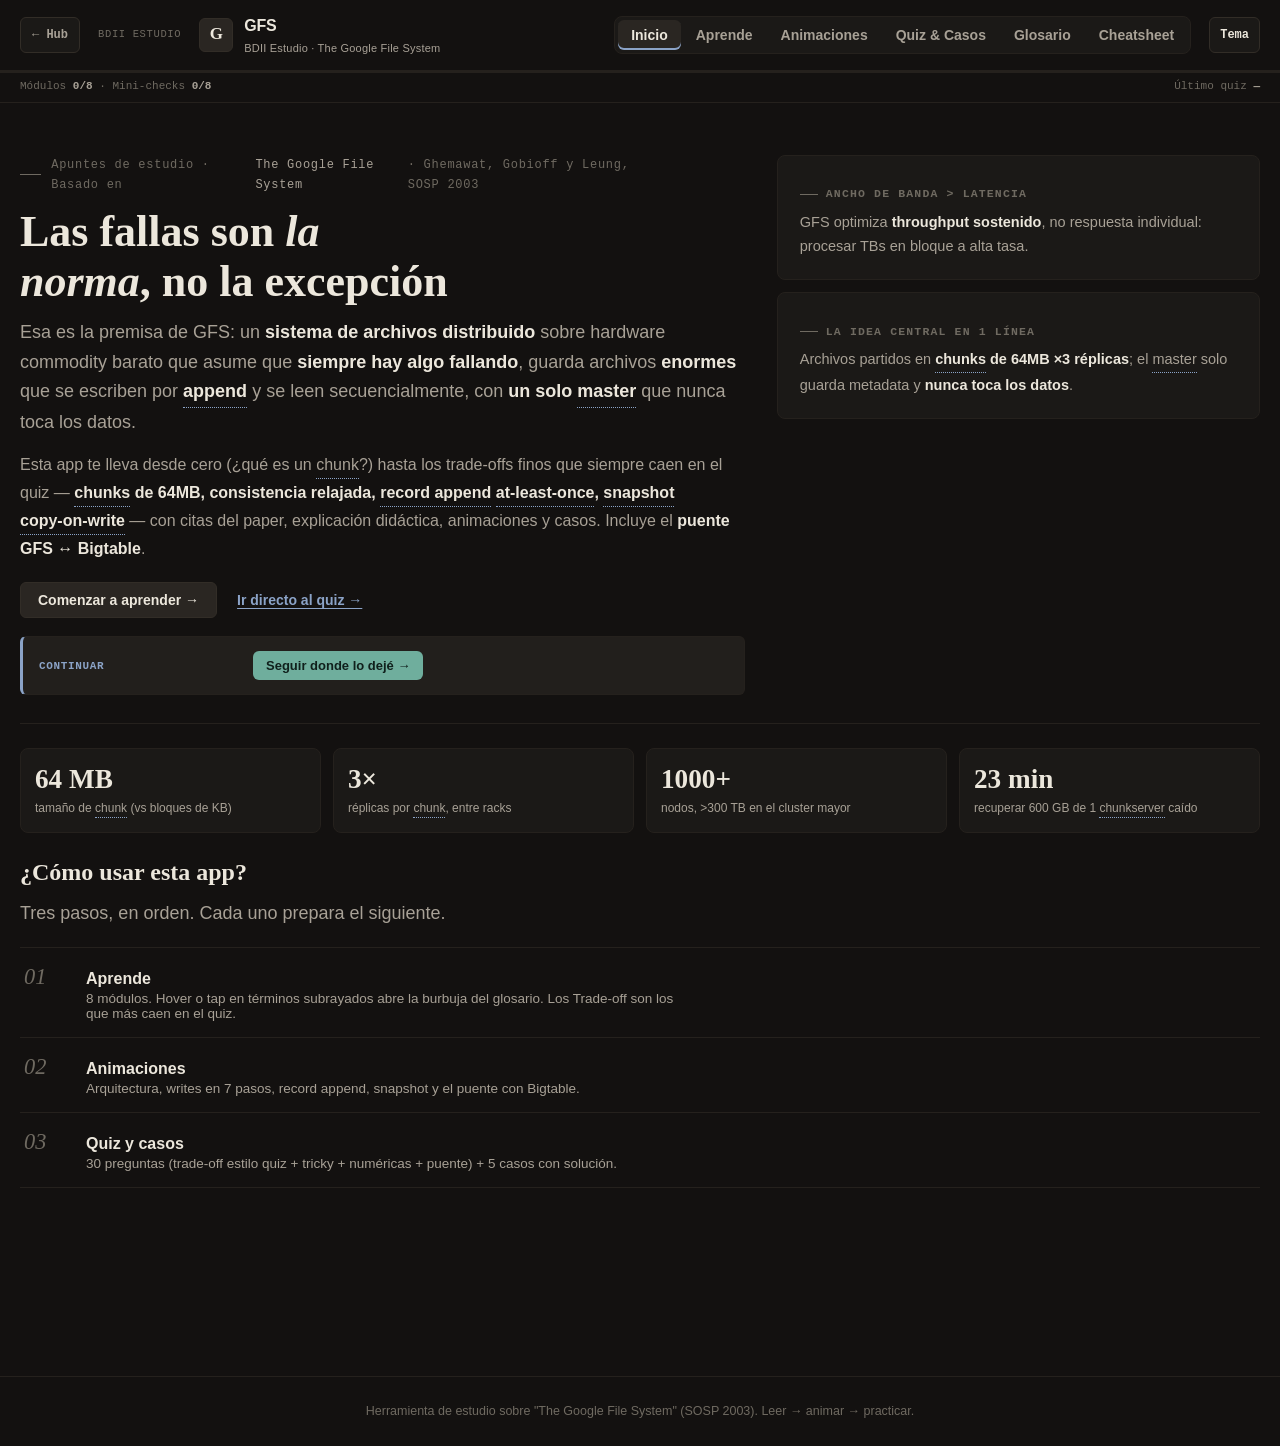
<file: papers/gfs/gfs_app.html>
<!DOCTYPE html>
<html lang="es">
<head>
<meta charset="UTF-8">
<meta name="viewport" content="width=device-width, initial-scale=1.0">
<title>GFS · BDII Estudio — The Google File System</title>
<style>
/* ============ ESTUDIO SUITE · design system v4 ("Study-desk editorial") ============
   Tesis: apuntes de curso compuestos como página editorial — titulares serif,
   datelines mono, reglas finas en vez de tarjetas, examen numerado, un solo
   azul tinta reservado a la acción. Ejes: density media · warmth cálida ·
   formality media-baja · energy quieta · ornament estructural · contrast alto.
   Offline: Georgia + sans/mono nativos (sin fuentes bloqueantes). Clases e ids
   intactos: el JS no cambia salvo iconos de módulo y flechas en tabs. */
:root{
  --bg:#131110; --bg2:#171514; --surface:#1b1917; --surface2:#221f1c; --surface3:#2a2622;
  --border:#322d27; --border-soft:#25211d;
  --text:#ece7dc; --muted:#a8a196; --dim:#6f6a61;
  --blue:#8ba3c7; --blue-soft:rgba(139,163,199,.12);
  --teal:#6fae9d; --teal-soft:rgba(111,174,157,.11);
  --orange:#c08d5c; --orange-soft:rgba(192,141,92,.11);
  --purple:#9d8ab8; --purple-soft:rgba(157,138,184,.11);
  --gold:#c2a05e; --gold-soft:rgba(194,160,94,.11);
  --pink:#b08396; --pink-soft:rgba(176,131,150,.11);
  --good:#74b18f; --bad:#c07f8c;
  --brand1:#8ba3c7; --brand2:#8ba3c7;
  --display:Georgia,'Palatino Linotype','Book Antiqua',Palatino,serif;
  --mono:ui-monospace,SFMono-Regular,Consolas,"Liberation Mono",Menlo,monospace;
  --sans:-apple-system,BlinkMacSystemFont,"Segoe UI",Roboto,"Helvetica Neue",Arial,sans-serif;
  --shadow:none;
  --shadow-sm:none;
  --radius:8px; --radius-sm:6px; --radius-xs:4px;
  --ring:0 0 0 2px rgba(139,163,199,.45);
}
*{box-sizing:border-box;}
html{scroll-behavior:smooth;}
body{
  margin:0; color:var(--text);
  font-family:var(--sans); line-height:1.7; font-size:16px;
  background:var(--bg);
  -webkit-font-smoothing:antialiased; text-rendering:optimizeLegibility;
}
body.light{
  --bg:#f4f1e9; --bg2:#ece6d5; --surface:#fbf9f2; --surface2:#f0e9d6; --surface3:#e3d8bf;
  --border:#d2c7a9; --border-soft:#e0d6bc;
  --text:#26241f; --muted:#5e594e; --dim:#948d7d;
  --blue:#3c5a86; --blue-soft:rgba(60,90,134,.09);
  --teal:#337065; --teal-soft:rgba(51,112,101,.09);
  --orange:#8f5f2b; --orange-soft:rgba(143,95,43,.09);
  --purple:#635183; --purple-soft:rgba(99,81,131,.09);
  --gold:#7d6a2e; --gold-soft:rgba(125,106,46,.10);
  --pink:#8f4f68; --pink-soft:rgba(143,79,104,.09);
  --good:#3c7a5d; --bad:#9c4a59;
  --shadow:0 1px 2px rgba(60,50,25,.08);
  --shadow-sm:0 1px 2px rgba(60,50,25,.06);
  background:var(--bg);
}
::selection{background:var(--border); color:var(--text);}
a{color:var(--blue); text-decoration:none; border-radius:3px;}
a:hover{text-decoration:underline;}
a:focus-visible, button:focus-visible, input:focus-visible{outline:none; box-shadow:var(--ring);}
::-webkit-scrollbar{width:11px; height:11px;}
::-webkit-scrollbar-thumb{background:var(--border); border-radius:8px; border:3px solid var(--bg);}
::-webkit-scrollbar-track{background:transparent;}
.skip-link{position:absolute; left:12px; top:-48px; z-index:100; background:var(--surface); color:var(--text); border:1px solid var(--border); border-radius:6px; padding:8px 14px; font-size:14px; font-weight:600; transition:top .15s ease; text-decoration:none;}
.skip-link:focus{top:12px;}

/* ============ HEADER / NAV ============ */
header{position:sticky; top:0; z-index:50; background:var(--bg); border-bottom:1px solid var(--border-soft);}
.topbar{max-width:1480px; margin:0 auto; padding:12px 20px; display:flex; align-items:center; gap:18px; flex-wrap:wrap;}
.brand{display:flex; align-items:center; gap:11px; font-weight:650; letter-spacing:-.01em; font-size:16px;}
.brand .logo{width:34px; height:34px; border-radius:6px; flex:0 0 auto; background:var(--surface3); border:1px solid var(--border); display:grid; place-items:center; font-weight:700; font-family:var(--display); font-size:17px; color:var(--text);}
.brand small{display:block; font-weight:500; font-size:11px; color:var(--muted); letter-spacing:.02em;}
.tabs{display:flex; gap:2px; margin-left:auto; flex-wrap:wrap; background:var(--surface); border:1px solid var(--border-soft); border-radius:8px; padding:3px;}
.tab{border:0; background:transparent; color:var(--muted); font-family:var(--sans); font-size:14px; font-weight:600; padding:7px 13px; border-radius:6px; cursor:pointer;}
.tab:hover{color:var(--text); background:var(--surface2);}
.tab.active{color:var(--text); background:var(--surface3); box-shadow:inset 0 -2px 0 var(--blue);}
.theme-btn{border:1px solid var(--border); background:var(--surface); color:var(--text); min-width:36px; height:36px; padding:0 10px; border-radius:6px; cursor:pointer; font-size:12px; font-weight:650; font-family:var(--mono); flex:0 0 auto;}
.theme-btn:hover{border-color:var(--dim);}
.hub-link{flex:0 0 auto; font-family:var(--mono); font-size:12px; font-weight:650; color:var(--muted); border:1px solid var(--border); background:var(--surface); padding:7px 11px; border-radius:6px; text-decoration:none; white-space:nowrap;}
.hub-link:hover{color:var(--text); border-color:var(--dim); text-decoration:none;}.suite-stamp{font-family:var(--mono);font-size:10.5px;letter-spacing:.06em;text-transform:uppercase;color:var(--dim);white-space:nowrap;}
.progress-track{height:3px; background:var(--border-soft);}
.progress-fill{height:100%; width:0; background:var(--blue); transition:width .4s ease;}

/* ============ LAYOUT / TYPE — escala 12 / 14 / 16 / 18 / 24 / 40 ============ */
main{max-width:1480px; margin:0 auto; padding:32px 20px 110px;}
.view{display:none;}
.view.active{display:block; animation:fadeUp .25s ease;}
@keyframes fadeUp{from{opacity:0;}to{opacity:1;}}
@keyframes pop{from{opacity:0;}to{opacity:1;}}
@keyframes animPulse{0%,100%{opacity:1;}50%{opacity:.55;}}
h1.title{font-family:var(--display); font-weight:700; font-size:clamp(2rem,4.4vw,2.75rem); margin:12px 0 12px; letter-spacing:0; line-height:1.12; text-wrap:balance;}
h1.title em{font-style:italic;}
h2{font-family:var(--display); font-weight:700; font-size:1.5rem; margin:0 0 12px; letter-spacing:0; line-height:1.25; text-wrap:balance;}
h3{font-family:var(--display); font-weight:700; font-size:1.15rem; margin:30px 0 10px; line-height:1.3;}
p{max-width:88ch; color:var(--muted); margin:0 0 13px; text-wrap:pretty;}
p strong, li strong, td strong{color:var(--text);}
ul, ol{color:var(--muted);}
.lede{font-size:1.125rem; color:var(--muted); max-width:84ch; line-height:1.65;}
.dateline{display:flex; align-items:center; gap:10px; font-family:var(--mono); font-size:12px; letter-spacing:.06em; color:var(--dim); margin:0 0 4px;}
.dateline::before{content:""; width:26px; height:1px; background:var(--dim);}
.dateline cite{font-style:normal; color:var(--muted);}
.kicker{display:inline-flex; align-items:center; gap:8px; font-family:var(--mono); font-size:11.5px; letter-spacing:.1em; text-transform:uppercase; color:var(--dim); font-weight:700;}
.kicker::before{content:""; width:18px; height:1px; background:var(--dim);}

.card{background:var(--surface); border:1px solid var(--border-soft); border-radius:var(--radius); padding:20px 22px; margin:14px 0;}
.card.accent-blue, .card.accent-teal, .card.accent-orange, .card.accent-purple, .card.accent-gold, .card.accent-pink{border-left:1px solid var(--border-soft);}
.callout{position:relative; border-radius:6px; padding:13px 16px 13px 48px; margin:16px 0; font-size:14px; max-width:96ch; background:var(--surface2); border:1px solid var(--border-soft); border-left:3px solid var(--dim);}
.callout::before{display:grid; place-items:center; width:24px; height:24px; border-radius:6px; position:absolute; left:12px; top:13px; font-size:13px; font-weight:700; background:var(--surface3); border:1px solid var(--border);}
.callout .lbl{font-family:var(--mono); font-size:10.5px; text-transform:uppercase; letter-spacing:.08em; margin-bottom:5px; font-weight:700; color:var(--dim);}
.callout.info{border-left-color:var(--blue);} .callout.info .lbl{color:var(--blue);} .callout.info::before{content:"i"; color:var(--blue); font-family:var(--sans); font-style:normal;}
.callout.tip{border-left-color:var(--teal);} .callout.tip .lbl{color:var(--teal);} .callout.tip::before{content:"✓"; color:var(--teal);}
.callout.warn{border-left-color:var(--orange);} .callout.warn .lbl{color:var(--orange);} .callout.warn::before{content:"!"; color:var(--orange);}
.callout.err{border-left-color:var(--bad);} .callout.err .lbl{color:var(--bad);} .callout.err::before{content:"×"; color:var(--bad);}
.callout.dark{background:var(--surface2);}
.trade{background:var(--surface2); border:1px solid var(--border-soft); border-left:3px solid var(--gold); border-radius:6px; padding:12px 15px; margin:14px 0; font-size:14px; max-width:96ch; color:var(--muted);}
.trade b{color:var(--text);}
.trade b:first-child{color:var(--text);}

code{font-family:var(--mono); font-size:.85em; background:var(--surface2); border:1px solid var(--border-soft); padding:1px 5px; border-radius:4px; color:var(--text);}
pre{background:#100f0e; color:#d8d5cf; padding:16px 18px; border-radius:4px; overflow-x:auto; font-family:var(--mono); font-size:12.5px; line-height:1.7; max-width:100%; border:1px solid var(--border-soft);}
body.light pre{background:#26241f; color:#e2ded6;}
pre code{background:none; border:0; padding:0; color:inherit; font-size:inherit;}
.kw{color:#c8b88a;} .str{color:#93b898;} .cmt{color:#6e6e76;} .fn{color:#9db4d0;} .op{color:#b39ec4;}

table{border-collapse:separate; border-spacing:0; width:100%; margin:14px 0; font-size:13.5px; border:1px solid var(--border-soft); border-radius:4px; overflow:hidden;}
th,td{padding:9px 12px; text-align:left; vertical-align:top; border-bottom:1px solid var(--border-soft);}
th{background:var(--surface2); font-weight:650; color:var(--text); font-size:12.5px;}
tr:last-child th, tr:last-child td{border-bottom:0;}
tbody tr:hover td{background:var(--surface2);}
tr:nth-child(even) td{background:color-mix(in srgb, var(--surface2) 50%, transparent);}
table, .score-chip, .step-counter{font-variant-numeric:tabular-nums;}

.pill{display:inline-block; padding:2px 10px; border-radius:999px; font-size:11.5px; font-weight:650; font-family:var(--mono); border:1px solid var(--border);}
.pill.blue{background:var(--blue-soft); color:var(--blue); border-color:transparent;}
.pill.teal{background:var(--teal-soft); color:var(--teal); border-color:transparent;}
.pill.orange{background:var(--orange-soft); color:var(--orange); border-color:transparent;}
.pill.purple{background:var(--purple-soft); color:var(--purple); border-color:transparent;}
.pill.gold{background:var(--gold-soft); color:var(--gold); border-color:transparent;}

.btn{display:inline-flex; align-items:center; gap:8px; border:1px solid var(--border); cursor:pointer; background:var(--surface3); color:var(--text); font-weight:600; font-size:14px; font-family:var(--sans); padding:9px 17px; border-radius:var(--radius-sm);}
.btn:hover{border-color:var(--dim); filter:brightness(1.1);}
.btn:active{transform:none;}
.btn:disabled{opacity:.45; cursor:default;}
.btn.ghost{background:var(--surface2); color:var(--text); border-color:var(--border-soft);}
.btn.ghost:hover{border-color:var(--dim);}
.btn.teal{background:var(--teal); border-color:transparent; color:#10201c;}
body.light .btn.teal{color:#fbf9f3;}
.btn.teal:hover{filter:brightness(.94);}
.btn.playing{background:var(--gold); border-color:transparent; color:#1a1408;}
.btn.small{padding:6px 12px; font-size:13px;}
.linklike{background:none; border:0; padding:9px 4px; cursor:pointer; color:var(--blue); font-family:var(--sans); font-size:14px; font-weight:600; text-decoration:underline; text-underline-offset:3px; text-decoration-thickness:1px;}
.linklike:hover{filter:brightness(1.15);}
.controls .btn.seg-on{border-color:var(--teal); color:var(--teal);}

/* ============ HERO (editorial: dateline, titular, una acción) ============ */
.hero{display:grid; grid-template-columns:1.5fr 1fr; gap:32px; align-items:start; padding:20px 0 8px; border-bottom:1px solid var(--border-soft); padding-bottom:28px;}
.hero-cards{display:grid; gap:12px;}
.hero-cta{display:flex; gap:16px; align-items:center; flex-wrap:wrap; margin-top:20px;}
.stat-grid{display:grid; grid-template-columns:repeat(4,1fr); gap:12px; margin:24px 0;}
.stat{background:var(--surface); border:1px solid var(--border-soft); border-radius:var(--radius); padding:16px 14px 14px; text-align:left;}
.stat .n{font-family:var(--display); font-size:1.7rem; font-weight:700; color:var(--text); font-variant-numeric:tabular-nums; line-height:1.1;}
.stat .l{font-size:12px; color:var(--muted); margin-top:4px; line-height:1.5;}
.path{list-style:none; margin:18px 0; padding:0; border-top:1px solid var(--border-soft);}
.path li{border-bottom:1px solid var(--border-soft);}
.path-step{display:flex; gap:18px; align-items:baseline; width:100%; text-align:left; background:none; border:0; padding:16px 4px; cursor:pointer; color:var(--text); font-family:var(--sans);}
.path-step:hover .path-t{color:var(--blue);}
.path-n{font-family:var(--display); font-style:italic; font-size:1.4rem; color:var(--dim); min-width:44px;}
.path-step:hover .path-n{color:var(--blue);}
.path-t{display:block; font-size:16px; font-weight:650; color:var(--text);}
.path-d{display:block; font-size:13.5px; color:var(--muted); margin-top:3px; max-width:80ch;}

/* ============ APRENDE ============ */
.aprende-layout{display:grid; grid-template-columns:220px minmax(0,1fr); gap:36px; align-items:start;}
.module-nav{position:sticky; top:78px; display:flex; flex-direction:column; gap:2px; background:var(--surface); border:1px solid var(--border-soft); border-radius:var(--radius); padding:6px;}
.module-link{display:flex; align-items:center; gap:10px; text-align:left; cursor:pointer; background:transparent; border:0; border-radius:6px; color:var(--muted); font-family:var(--sans); font-size:13.5px; font-weight:600; padding:8px 11px; border-left:2px solid transparent;}
.module-link:hover{background:var(--surface2); color:var(--text);}
.module-link.active{background:var(--surface2); color:var(--text); border-left-color:var(--blue);}
.module-link .idx{font-family:var(--mono); font-size:11px; color:var(--dim);}
.module-link.done .check{margin-left:auto; color:var(--good); font-size:13px; font-weight:700;}
.module-content{min-width:0;}
.module-content > h2{margin-top:4px;}
.done-banner{display:none; align-items:center; gap:10px; background:var(--surface2); border:1px solid var(--border-soft); border-left:3px solid var(--good); border-radius:6px; padding:9px 14px; margin-bottom:14px; color:var(--text); font-weight:600; font-size:14px;}
.module-pager{display:flex; justify-content:space-between; gap:12px; margin-top:24px; flex-wrap:wrap;}
.legend{display:flex; gap:10px; flex-wrap:wrap; margin:14px 0;}

/* ============ SVG figures ============ */
figure{margin:20px 0;}
figure svg{width:100%; height:auto; display:block; background:var(--surface); border:1px solid var(--border-soft); border-radius:4px;}
figure figcaption{font-size:14px; color:var(--muted); background:var(--surface); border:1px solid var(--border-soft); border-radius:6px; padding:9px 13px; margin-top:8px; font-family:var(--sans);}
figure figcaption span{color:var(--text);}
.tnode{font:600 13px var(--sans); fill:var(--text);}
.tedge{font:400 11px var(--mono); fill:var(--muted);}
svg text.svgcap{font:700 14px var(--sans); fill:var(--gold);}
svg .flow{stroke-dasharray:7 5; animation:dashmove 0.9s linear infinite;}
@keyframes dashmove{to{stroke-dashoffset:-12;}}
.controls{display:flex; gap:10px; flex-wrap:wrap; align-items:center; margin:12px 0;}
.controls label{cursor:pointer;}
input[type="checkbox"]{accent-color:var(--blue);}
input[type="range"]{-webkit-appearance:none; appearance:none; height:4px; border-radius:99px; background:var(--border); outline-offset:4px;}
input[type="range"]::-webkit-slider-thumb{-webkit-appearance:none; width:16px; height:16px; border-radius:50%; background:var(--text); border:none; cursor:pointer;}
input[type="range"]::-moz-range-thumb{width:16px; height:16px; border-radius:50%; background:var(--text); border:none; cursor:pointer;}

/* ============ ANIM feedback ============ */
.anim-status{display:flex; align-items:center; gap:12px; margin:14px 0 4px; flex-wrap:wrap;}
.status-badge{font-family:var(--mono); font-size:11.5px; font-weight:700; padding:3px 11px; border-radius:999px; background:var(--surface2); border:1px solid var(--border); color:var(--muted); white-space:nowrap;}
.status-badge.playing{color:var(--teal); border-color:var(--teal); animation:animPulse 1.4s ease-in-out infinite;}
.status-badge.paused{color:var(--gold); border-color:var(--gold);}
.status-badge.done{color:var(--good); border-color:var(--good);}
.anim-progress{flex:1; min-width:140px; height:6px; border-radius:999px; background:var(--surface2); overflow:hidden; border:1px solid var(--border-soft);}
.anim-progress-fill{height:100%; width:0; background:var(--blue); transition:width .4s ease;}
.step-counter{font-family:var(--mono); font-size:12px; color:var(--dim); min-width:52px; text-align:right;}
.narrator{background:var(--surface); border:1px solid var(--border-soft); border-left:3px solid var(--blue); border-radius:6px; padding:11px 15px; margin:10px 0; font-size:15px; line-height:1.65; color:var(--text); min-height:52px;}
.narrator b{color:var(--text);}

/* ============ QUIZ (examen numerado) ============ */
.quiz-toolbar{display:flex; gap:12px; align-items:center; flex-wrap:wrap; margin:14px 0;}
.score-chip{background:var(--surface); border:1px solid var(--border); border-radius:999px; padding:6px 14px; font-weight:650; font-family:var(--mono); font-size:13.5px; font-variant-numeric:tabular-nums;}
.question-card{background:var(--surface); border:1px solid var(--border-soft); border-radius:var(--radius); padding:20px 22px; margin:16px 0; scroll-margin-top:90px;}
.qmeta{display:flex; gap:8px; align-items:center; margin-bottom:10px; flex-wrap:wrap;}
.qmeta .qnum{font-family:var(--display); font-style:italic; font-size:15px; color:var(--dim);}
.qtag{font-family:var(--mono); font-size:11px; font-weight:700; padding:2px 9px; border-radius:999px; border:1px solid transparent;}
.qtext{font-size:16.5px; font-weight:650; margin-bottom:12px; color:var(--text); line-height:1.6;}
.opts{counter-reset:qa;}
.opt{position:relative; display:block; width:100%; text-align:left; cursor:pointer; font-family:var(--sans); background:var(--surface); border:1px solid var(--border-soft); color:var(--text); border-radius:6px; padding:10px 13px 10px 50px; margin:7px 0; font-size:14px; line-height:1.55;}
.opt::before{counter-increment:qa; content:counter(qa,upper-alpha); position:absolute; left:11px; top:50%; transform:translateY(-50%); width:26px; height:26px; display:grid; place-items:center; border-radius:6px; background:var(--surface2); border:1px solid var(--border); font-family:var(--mono); font-size:12px; font-weight:700; color:var(--dim);}
.opt:hover{border-color:var(--dim);}
.opt:hover::before{color:var(--text); border-color:var(--dim);}
.opt.correct{border-color:var(--good);}
.opt.correct::before{background:var(--good); border-color:var(--good); color:#0e1512;}
.opt.wrong{border-color:var(--bad);}
.opt.wrong::before{background:var(--bad); border-color:var(--bad); color:#fff;}
.opt:disabled{cursor:default;}
.opt:disabled:not(.correct):not(.wrong){opacity:.7;}
.explain{display:none; background:var(--surface2); border:1px solid var(--border-soft); border-left:3px solid var(--teal); border-radius:0 6px 6px 0; padding:13px 15px; margin-top:11px; font-size:13.5px; color:var(--muted);}
.explain.show{display:block; animation:pop .2s ease;}
.explain .why{font-weight:700; color:var(--text);}
.quiz-result{display:none; text-align:center; padding:30px; background:var(--surface); border-radius:var(--radius); border:1px solid var(--border-soft); margin:20px 0;}
.quiz-result.show{display:block; animation:pop .25s ease;}
.big-score{font-family:var(--display); font-size:3.2rem; font-weight:700; color:var(--text); font-variant-numeric:tabular-nums; line-height:1;}
.grade-bar{height:10px; border-radius:999px; background:var(--surface2); border:1px solid var(--border-soft); overflow:hidden; margin:14px auto; max-width:420px;}
.grade-fill{height:100%; width:0; border-radius:999px; background:var(--blue); transition:width .6s ease;}
.case-card{background:var(--surface); border:1px solid var(--border-soft); border-radius:var(--radius); padding:20px 22px; margin:18px 0; scroll-margin-top:90px;}
.case-card h3{margin-top:6px;}
.case-step{background:var(--surface2); border:1px solid var(--border-soft); border-radius:6px; padding:12px 15px; margin:10px 0; font-size:14px;}
.hint-btn{font-family:var(--mono); font-size:12.5px;}
.reveal-btn{margin-top:6px;}

/* ============ GLOSARIO ============ */
.glossary-search{width:100%; max-width:480px; background:var(--surface); border:1px solid var(--border); color:var(--text); font-family:var(--sans); font-size:14.5px; padding:11px 15px 11px 40px; border-radius:6px; margin:12px 0 8px; background-image:url("data:image/svg+xml,%3Csvg xmlns='http://www.w3.org/2000/svg' width='15' height='15' viewBox='0 0 24 24' fill='none' stroke='%236f6a61' stroke-width='2.2' stroke-linecap='round'%3E%3Ccircle cx='11' cy='11' r='7'/%3E%3Cpath d='M20 20l-3.5-3.5'/%3E%3C/svg%3E"); background-repeat:no-repeat; background-position:13px center;}
.glossary-search:focus{border-color:var(--blue); box-shadow:var(--ring); outline:none;}
.glossary-search::placeholder{color:var(--dim);}
.gloss-term{background:var(--surface); border:1px solid var(--border-soft); border-radius:6px; padding:15px 17px; margin:10px 0; border-left:2px solid transparent;}
.gloss-term:hover{border-left-color:var(--dim);}
.gloss-term h3{margin:0 0 5px; font-size:15.5px;}
.gloss-term .def{color:var(--muted); font-size:14px;}

/* ============ CHEATSHEET ============ */
#cheatsheetContent{display:grid; grid-template-columns:1fr 1fr; gap:0 14px; align-items:start;}
#cheatsheetContent .card{margin:7px 0;}
#cheatsheetContent .card:first-child{grid-column:1 / -1;}

footer{margin-top:60px; padding:24px 20px; border-top:1px solid var(--border-soft); text-align:center; color:var(--dim); font-size:12.5px;}

@media(max-width:860px){
  body{font-size:15.5px;}
  .hero{grid-template-columns:1fr;}
  .stat-grid{grid-template-columns:repeat(2,1fr);}
  .path-step{padding:14px 2px;}
  #cheatsheetContent{grid-template-columns:1fr;}
  .aprende-layout{grid-template-columns:1fr;}
  .module-nav{position:static; flex-direction:row; overflow-x:auto; padding:6px; scrollbar-width:thin;}
  .module-link{white-space:nowrap; border-left:0; border-bottom:2px solid transparent; border-radius:0;}
  .module-link.active{border-bottom-color:var(--blue);}
  h1.title{font-size:1.7rem;}
  .tabs{margin-left:0;}
  table{display:block; overflow-x:auto;}
}
@media print{
  header, .hub-link, .suite-stamp, .tabs, .theme-btn, .progress-track, .controls, .anim-status, .narrator, .quiz-toolbar, #glossarySearch, .module-pager, .theme-btn, .module-nav, footer{display:none !important;}
  body{background:#fff;}
  main{max-width:100%; padding:0;}
  .view{display:none !important;}
  #view-cheatsheet{display:block !important;}
  #cheatsheetContent{display:grid; grid-template-columns:1fr 1fr; gap:8px;}
  #cheatsheetContent .card{box-shadow:none; break-inside:avoid; border:1px solid #999; margin:4px 0; padding:10px 12px;}
}
@media (prefers-reduced-motion: reduce){
  html{scroll-behavior:auto;}
  *, *::before, *::after{animation-duration:.01ms !important; animation-iteration-count:1 !important; transition-duration:.01ms !important;}
  svg .flow{animation:none;}
}

/* ============ GLOSSARY TIP BUBBLES (Study-desk speech) ============ */
.tip-term{position:relative; cursor:help; border-bottom:1.5px dotted var(--blue); color:inherit; font-weight:650; background:transparent; padding:0; margin:0; font:inherit; display:inline; border-radius:0; border-top:0; border-left:0; border-right:0;}
.tip-term:hover, .tip-term:focus-visible, .tip-term.is-open{border-bottom-color:var(--gold); color:var(--gold);}
.tip-term:focus-visible{outline:none; box-shadow:none;}
.tip-bubble{position:absolute; z-index:80; left:50%; bottom:calc(100% + 10px); transform:translateX(-50%); width:min(340px, 78vw); padding:12px 14px; background:var(--surface2); color:var(--text); border:1px solid var(--border); border-radius:10px 10px 10px 4px; box-shadow:0 8px 24px rgba(0,0,0,.28); font-family:var(--sans); font-size:13px; font-weight:500; line-height:1.55; text-align:left; opacity:0; visibility:hidden; pointer-events:none; transition:opacity .15s ease, visibility .15s ease;}
.tip-bubble::after{content:""; position:absolute; left:50%; bottom:-7px; transform:translateX(-50%) rotate(45deg); width:12px; height:12px; background:var(--surface2); border-right:1px solid var(--border); border-bottom:1px solid var(--border);}
.tip-bubble .tip-k{display:block; font-family:var(--mono); font-size:11px; letter-spacing:.04em; text-transform:uppercase; color:var(--blue); margin-bottom:4px;}
.tip-bubble .tip-ref{display:block; margin-top:6px; font-size:11.5px; color:var(--dim);}
.tip-term:hover .tip-bubble, .tip-term:focus-within .tip-bubble, .tip-term.is-open .tip-bubble{opacity:1; visibility:visible; pointer-events:auto;}
.tip-term.tip-below .tip-bubble{bottom:auto; top:calc(100% + 10px); border-radius:4px 10px 10px 10px;}
.tip-term.tip-below .tip-bubble::after{bottom:auto; top:-7px; border-right:0; border-bottom:0; border-left:1px solid var(--border); border-top:1px solid var(--border);}
@media (hover:none){
  .tip-term:hover .tip-bubble{opacity:0; visibility:hidden;}
  .tip-term.is-open .tip-bubble{opacity:1; visibility:visible; pointer-events:auto;}
}
@media print{ .tip-bubble{display:none !important;} .tip-term{border-bottom:none; font-weight:inherit;} }

/* ============ STUDY UX v5 (resume / TOC / quiz modes / comfort) ============ */
.progress-meta{display:flex; justify-content:space-between; gap:10px; align-items:center; max-width:1480px; margin:0 auto; padding:4px 20px 6px; font-family:var(--mono); font-size:11px; color:var(--dim); flex-wrap:wrap;}
.progress-meta b{color:var(--muted); font-weight:650;}
.continue-card{margin:18px 0 0; padding:14px 16px; background:var(--surface2); border:1px solid var(--border-soft); border-left:3px solid var(--blue); border-radius:6px; display:flex; gap:14px; align-items:center; flex-wrap:wrap;}
.continue-card .cc-label{font-family:var(--mono); font-size:11px; letter-spacing:.06em; text-transform:uppercase; color:var(--blue); font-weight:700;}
.continue-card .cc-detail{font-size:14px; color:var(--muted); flex:1; min-width:200px;}
.continue-card .cc-detail strong{color:var(--text);}
.module-outline{position:sticky; top:78px; z-index:5; display:flex; gap:6px; flex-wrap:wrap; padding:8px 0 10px; margin:0 0 8px; background:linear-gradient(var(--bg) 70%, transparent); border-bottom:1px solid var(--border-soft);}
.module-outline a{font-family:var(--mono); font-size:11px; font-weight:650; color:var(--muted); text-decoration:none; padding:4px 9px; border-radius:999px; border:1px solid var(--border-soft); background:var(--surface); white-space:nowrap;}
.module-outline a:hover{color:var(--text); border-color:var(--dim); text-decoration:none;}
.module-content h3, .module-content .trade{scroll-margin-top:110px;}
.module-chip{font-family:var(--mono); font-size:11px; font-weight:700; color:var(--dim); margin:0 0 8px;}
.module-content.reading-mode{line-height:1.85;}
.module-content.reading-mode p, .module-content.reading-mode .lede{max-width:72ch; font-size:1.05em;}
.anim-learn-link{margin-top:10px; font-size:13px;}
.seg-tabs{display:flex; gap:4px; flex-wrap:wrap; margin:10px 0 4px; background:var(--surface); border:1px solid var(--border-soft); border-radius:8px; padding:3px; width:fit-content;}
.seg-tab{border:0; background:transparent; color:var(--muted); font-family:var(--sans); font-size:13.5px; font-weight:600; padding:7px 14px; border-radius:6px; cursor:pointer;}
.seg-tab:hover{color:var(--text); background:var(--surface2);}
.seg-tab.active{color:var(--text); background:var(--surface3); box-shadow:inset 0 -2px 0 var(--blue);}
.quiz-panel, .cases-panel{display:none;}
.quiz-panel.active, .cases-panel.active{display:block;}
.quiz-modes, .quiz-filters, .quiz-page-ctl{display:flex; gap:6px; align-items:center; flex-wrap:wrap;}
.quiz-modes .btn.seg-on, .quiz-filters .btn.seg-on, .quiz-page-ctl .btn.seg-on{border-color:var(--blue); color:var(--blue);}
.quiz-nav{display:flex; gap:10px; align-items:center; justify-content:space-between; flex-wrap:wrap; margin:14px 0;}
.quiz-map{display:flex; gap:4px; flex-wrap:wrap; max-width:100%;}
.quiz-map button{width:28px; height:28px; border-radius:6px; border:1px solid var(--border-soft); background:var(--surface); color:var(--dim); font-family:var(--mono); font-size:11px; font-weight:700; cursor:pointer; padding:0;}
.quiz-map button:hover{border-color:var(--dim); color:var(--text);}
.quiz-map button.answered{background:var(--blue-soft); color:var(--blue); border-color:transparent;}
.quiz-map button.wrong{background:var(--pink-soft); color:var(--bad);}
.quiz-map button.correct{background:var(--teal-soft); color:var(--good);}
.quiz-map button.current{box-shadow:var(--ring);}
.quiz-remediation{text-align:left; margin:16px auto 0; max-width:640px;}
.quiz-remediation a{display:inline-block; margin:3px 6px 3px 0; font-size:13px;}
.tip-bubble .tip-gloss{display:inline-block; margin-top:8px; font-family:var(--mono); font-size:11px; font-weight:700; color:var(--blue); cursor:pointer; border:0; background:none; padding:0; text-decoration:underline; text-underline-offset:2px;}
.tip-term.tip-left .tip-bubble{left:0; transform:none;}
.tip-term.tip-right .tip-bubble{left:auto; right:0; transform:none;}
body.light .module-outline{background:linear-gradient(var(--bg) 70%, transparent);}
@media(max-width:860px){
  .module-outline{position:static; top:auto;}
}
@media print{
  .continue-card, .seg-tabs, .quiz-modes, .quiz-filters, .quiz-page-ctl, .quiz-nav, .module-outline, .module-chip, .progress-meta, .anim-learn-link, .print-hint{display:none !important;}
  @page{margin:12mm;}
}


</style>
</head>
<body><a class="skip-link" href="#main">Saltar al contenido</a>
<header>
  <div class="topbar">
    <a class="hub-link" href="../../index.html">← Hub</a><span class="suite-stamp">BDII Estudio</span>
    <div class="brand"><div class="logo">G</div><div><div>GFS</div>
        <small>BDII Estudio · The Google File System</small></div></div>
    <nav class="tabs" id="tabs" role="tablist" aria-label="Vistas de estudio">
      <button class="tab active" role="tab" aria-selected="true" data-view="inicio">Inicio</button>
      <button class="tab" role="tab" aria-selected="false" data-view="aprende">Aprende</button>
      <button class="tab" role="tab" aria-selected="false" data-view="animaciones">Animaciones</button>
      <button class="tab" role="tab" aria-selected="false" data-view="quiz">Quiz & Casos</button>
      <button class="tab" role="tab" aria-selected="false" data-view="glosario">Glosario</button>
      <button class="tab" role="tab" aria-selected="false" data-view="cheatsheet">Cheatsheet</button>
    </nav>
    <button type="button" class="theme-btn" id="themeBtn" title="Cambiar tema" aria-label="Cambiar tema">Tema</button>
  </div>
  <div class="progress-track"><div class="progress-fill" id="progressFill"></div></div>
  <div class="progress-meta" id="progressMeta"><span id="progressLabel">Módulos 0/8</span><span id="progressQuizHint"></span></div>
</header>
<main id="main">
<section id="view-inicio" class="view active">
  <div class="hero">
    <div>
      <p class="dateline">Apuntes de estudio · Basado en <cite>The Google File System</cite> · Ghemawat, Gobioff y Leung, SOSP 2003</p>
      <h1 class="title">Las fallas son <em>la norma</em>, no la excepción</h1>
      <p class="lede">Esa es la premisa de GFS: un <strong>sistema de archivos distribuido</strong> sobre hardware commodity barato que asume que <strong>siempre hay algo fallando</strong>, guarda archivos <strong>enormes</strong> que se escriben por <strong>append</strong> y se leen secuencialmente, con <strong>un solo master</strong> que nunca toca los datos.</p>
      <p>Esta app te lleva desde cero (¿qué es un chunk?) hasta los trade-offs finos que siempre caen en el quiz — <strong>chunks de 64MB, consistencia relajada, record append at-least-once, snapshot copy-on-write</strong> — con citas del paper, explicación didáctica, animaciones y casos. Incluye el <strong>puente GFS ↔ Bigtable</strong>.</p>
      <div class="hero-cta">
        <button class="btn" onclick="go('aprende')">Comenzar a aprender →</button>
        <button class="linklike" onclick="go('quiz')">Ir directo al quiz →</button>
      </div>
      <div class="continue-card" id="continueCard" hidden>
        <div>
          <div class="cc-label">Continuar</div>
          <div class="cc-detail" id="continueDetail"></div>
        </div>
        <button class="btn teal small" id="continueBtn" type="button">Seguir donde lo dejé →</button>
      </div>
    </div>
    <div class="hero-cards">
      <div class="card accent-blue" style="margin:0;"><div class="kicker">Ancho de banda > latencia</div><p style="margin:6px 0 0; font-size:14.5px;">GFS optimiza <strong>throughput sostenido</strong>, no respuesta individual: procesar TBs en bloque a alta tasa.</p></div>
      <div class="card accent-teal" style="margin:0;"><div class="kicker">La idea central en 1 línea</div><p style="margin:6px 0 0; font-size:14.5px;">Archivos partidos en <strong>chunks de 64MB ×3 réplicas</strong>; el master solo guarda metadata y <strong>nunca toca los datos</strong>.</p></div>
    </div>
  </div>
  <div class="stat-grid">
    <div class="stat"><div class="n">64 MB</div><div class="l">tamaño de chunk (vs bloques de KB)</div></div>
    <div class="stat"><div class="n">3×</div><div class="l">réplicas por chunk, entre racks</div></div>
    <div class="stat"><div class="n">1000+</div><div class="l">nodos, >300 TB en el cluster mayor</div></div>
    <div class="stat"><div class="n">23 min</div><div class="l">recuperar 600 GB de 1 chunkserver caído</div></div>
  </div>
  <h2>¿Cómo usar esta app?</h2>
  <p class="lede">Tres pasos, en orden. Cada uno prepara el siguiente.</p>
  <ol class="path">
    <li><button class="path-step" onclick="go('aprende')"><span class="path-n">01</span><span><span class="path-t">Aprende</span><span class="path-d">8 módulos. Hover o tap en términos subrayados abre la burbuja del glosario. Los Trade-off son los que más caen en el quiz.</span></span></button></li>
    <li><button class="path-step" onclick="go('animaciones')"><span class="path-n">02</span><span><span class="path-t">Animaciones</span><span class="path-d">Arquitectura, writes en 7 pasos, record append, snapshot y el puente con Bigtable.</span></span></button></li>
    <li><button class="path-step" onclick="go('quiz')"><span class="path-n">03</span><span><span class="path-t">Quiz y casos</span><span class="path-d">30 preguntas (trade-off estilo quiz + tricky + numéricas + puente) + 5 casos con solución.</span></span></button></li>
  </ol>
</section>
<section id="view-aprende" class="view">
  <span class="kicker">Ruta de aprendizaje</span>
  <h2>Aprende GFS desde cero</h2>
  <p class="lede">Sigue los módulos en orden. Los términos del glosario aparecen con <strong>subrayado punteado</strong>: hover o tap abre la burbuja. Los <strong>Trade-off</strong> son los que más caen en el quiz.</p>
  <div class="aprende-layout"><nav class="module-nav" id="moduleNav"></nav><div class="module-content" id="moduleContent"></div></div>
</section>
<section id="view-animaciones" class="view">
  <span class="kicker">Laboratorio visual</span>
  <h2>Animaciones interactivas</h2>
  <p class="lede">Pulsa los botones y observa el sistema en movimiento. Cada animación muestra su estado (play / pausa / listo), barra de progreso y narrador paso a paso.</p>
<div class="card accent-blue" id="anim-arch"><h3>1 · Arquitectura: quién habla con quién</h3><p style="font-size:14px;">1 master (metadata) + chunkservers (datos) + clientes. Los datos nunca pasan por el master.</p><div class="controls"><button class="btn small" onclick="animGfsArch.step()">Siguiente paso →</button><button class="btn small ghost" onclick="animGfsArch.play()">Reproducir</button><button class="btn small ghost" onclick="animGfsArch.reset()">Reiniciar</button></div><figure><svg id="svgGraph" viewBox="0 0 720 340" role="img" aria-label="Arquitectura GFS"></svg><figcaption>Arquitectura · <span id="graphCaption">Pulsa "Siguiente paso".</span></figcaption></figure><p class="anim-learn-link"><button class="linklike" type="button" onclick="goModule('m1')">Leer en Aprende → Módulo 1 · Arquitectura</button></p></div>
<div class="card accent-purple" id="anim-write"><h3>2 · Write en 7 pasos + pipeline</h3><p style="font-size:14px;">Lease → push → serial → réplicas → ACKs. Datos y control separados; pipeline B/T+R·L.</p><div class="controls"><button class="btn small" onclick="animGfsWrite.step()">Siguiente paso →</button><button class="btn small ghost" onclick="animGfsWrite.play()">Reproducir</button><button class="btn small ghost" onclick="animGfsWrite.reset()">Reiniciar</button></div><figure><svg id="svgCheck" viewBox="0 0 720 360" role="img" aria-label="Write en 7 pasos"></svg><figcaption>Write · <span id="checkCaption">Pulsa "Siguiente paso".</span></figcaption></figure><p class="anim-learn-link"><button class="linklike" type="button" onclick="goModule('m4')">Leer en Aprende → Módulo 4 · Leases y write</button></p></div>
<div class="card accent-teal" id="anim-append"><h3>3 · Record append at-least-once</h3><p style="font-size:14px;">El primary elige el offset; si no cabe hay pad + retry (≤16MB); la app filtra duplicados.</p><div class="controls"><button class="btn small" onclick="animGfsAppend.step()">Siguiente paso →</button><button class="btn small ghost" onclick="animGfsAppend.play()">Reproducir</button><button class="btn small ghost" onclick="animGfsAppend.reset()">Reiniciar</button></div><figure><svg id="svgEnemy" viewBox="0 0 720 300" role="img" aria-label="Record append"></svg><figcaption>Append · <span id="enemyCaption">Pulsa "Siguiente paso".</span></figcaption></figure><p class="anim-learn-link"><button class="linklike" type="button" onclick="goModule('m5')">Leer en Aprende → Módulo 5 · Record append</button></p></div>
<div class="card accent-orange" id="anim-snap"><h3>4 · Snapshot COW + GC perezoso</h3><p style="font-size:14px;">Metadata duplicada al instante; copia física solo al primer write; borrado con red de 3 días.</p><div class="controls"><button class="btn small" onclick="animGfsSnap.step()">Siguiente paso →</button><button class="btn small ghost" onclick="animGfsSnap.play()">Reproducir</button><button class="btn small ghost" onclick="animGfsSnap.reset()">Reiniciar</button></div><figure><svg id="svgZookie" viewBox="0 0 720 340" role="img" aria-label="Snapshot y GC"></svg><figcaption>Snapshot · <span id="zookieCaption">Pulsa "Siguiente paso".</span></figcaption></figure><p class="anim-learn-link"><button class="linklike" type="button" onclick="goModule('m5')">Leer en Aprende → Módulo 5 · Snapshot COW</button></p></div>
<div class="card accent-gold" id="anim-bridge"><h3>5 · Puente: la pila Bigtable-sobre-GFS</h3><p style="font-size:14px;">Apps → Bigtable (log, memtable, SSTable) → GFS (chunks 64MB ×3) → discos. Chubby solo coordina a Bigtable.</p><div class="controls"><button class="btn small" onclick="animBridge.show('gfs')">Ver qué aporta GFS</button><button class="btn small" onclick="animBridge.show('bigtable')">Ver qué aporta Bigtable</button><button class="btn teal small" onclick="animBridge.show('both')">Ver pila completa</button></div><figure><svg id="svgArch" viewBox="0 0 720 360" role="img" aria-label="Pila Bigtable sobre GFS"></svg><figcaption>Puente · <span id="archCaption">Pulsa un botón.</span></figcaption></figure><p class="anim-learn-link"><button class="linklike" type="button" onclick="goModule('m7')">Leer en Aprende → Módulo 7 · Puente GFS ↔ Bigtable</button></p></div>
</section>
<section id="view-quiz" class="view">
  <span class="kicker">Comprueba tu aprendizaje</span>
  <h2>Quiz y casos</h2>
  <p class="lede">Las marcadas con <span class="pill gold">trade-off</span> preguntan <strong>qué se gana y qué se pierde</strong>. Usa Estudio (feedback ya), Examen (nota al final) o Solo falladas.</p>
  <div class="seg-tabs" role="tablist" aria-label="Quiz o casos">
    <button type="button" class="seg-tab active" id="tabQuizPanel" data-panel="quiz">Preguntas</button>
    <button type="button" class="seg-tab" id="tabCasesPanel" data-panel="cases">Casos</button>
  </div>
  <div class="quiz-panel active" id="quizPanel">
    <div class="quiz-toolbar">
      <span class="score-chip" id="scoreChip">0 / 0 correctas</span>
      <div class="quiz-modes" id="quizModes">
        <button type="button" class="btn ghost small seg-on" data-mode="study">Estudio</button>
        <button type="button" class="btn ghost small" data-mode="exam">Examen</button>
        <button type="button" class="btn ghost small" data-mode="wrong">Solo falladas</button>
      </div>
      <div class="quiz-filters" id="quizFilters"></div>
      <div class="quiz-page-ctl" id="quizPageCtl">
        <span style="font-size:12px;color:var(--dim);font-family:var(--mono);">Vista</span>
        <button type="button" class="btn ghost small" data-page="1">1</button>
        <button type="button" class="btn ghost small" data-page="5">5</button>
        <button type="button" class="btn ghost small seg-on" data-page="all">Todas</button>
      </div>
      <button class="btn ghost small" type="button" onclick="quiz.reset()">Reiniciar</button>
    </div>
    <div class="quiz-nav" id="quizNav" hidden>
      <button type="button" class="btn ghost small" id="quizPrev">← Anterior</button>
      <div class="quiz-map" id="quizMap"></div>
      <button type="button" class="btn ghost small" id="quizNext">Siguiente →</button>
    </div>
    <div id="quizContainer"></div>
    <div class="quiz-result" id="quizResult">
      <div class="big-score" id="quizPercent">0%</div>
      <div class="grade-bar"><div class="grade-fill" id="gradeFill"></div></div>
      <p id="quizMsg" style="text-align:center; margin:0 auto;"></p>
      <div class="quiz-remediation" id="quizRemediation"></div>
    </div>
  </div>
  <div class="cases-panel" id="casesPanel">
    <h2 style="margin-top:8px;">Casos prácticos</h2>
    <p class="lede">Intenta resolver antes de ver la solución. Pistas y soluciones se guardan en este dispositivo.</p>
    <div id="casesContainer"></div>
  </div>
</section>
<section id="view-glosario" class="view">
  <span class="kicker">Referencia rápida</span>
  <h2>Glosario bilingüe</h2>
  <p class="lede">Misma fuente que las burbujas del Aprende. Escribe para filtrar (ej: chunk, lease, record append).</p>
  <input class="glossary-search" id="glossarySearch" type="text" placeholder="Filtra por término o definición (ej: chunk, lease, record append)…">
  <div id="glossaryList"></div>
</section>
<section id="view-cheatsheet" class="view">
  <span class="kicker">Repaso de último minuto</span>
  <h2>Cheatsheet</h2>
  <p class="lede">Todo lo esencial en una página. Ideal para imprimir o guardar PDF antes del quiz.</p>
  <div class="hero-cta print-hint" style="margin:10px 0 16px;">
    <button type="button" class="btn teal small" onclick="window.print()">Imprimir / Guardar PDF</button>
    <span style="font-size:13px;color:var(--dim);">Esta pestaña ya está activa — Ctrl+P también funciona.</span>
  </div>
  <div id="cheatsheetContent"></div>
</section>
</main>
<footer>Herramienta de estudio sobre "The Google File System" (SOSP 2003). Leer → animar → practicar.</footer>
<script>
const MODULES = [
{ id:'m0', tag:'Módulo 0', accent:'gold', title:'El problema: fallas como norma, archivos enormes',
summary:'Por qué Google necesitó GFS y qué supuestos clásicos rompió.',
html: `
<p class="lede">Google procesaba datos a escala web con cientos de máquinas commodity baratas. Los sistemas de archivos clásicos asumían hardware confiable y archivos pequeños con overwrites: <strong>todo eso era falso</strong> en Google.</p>
<div class="callout info"><div class="lbl">Cita del paper · Abstract + §1, p.1</div>"It provides <strong>fault tolerance while running on inexpensive commodity hardware</strong>, and it delivers <strong>high aggregate performance</strong> to a large number of clients." — "our design has been driven by observations ... that reflect a <strong>marked departure from some earlier file system assumptions</strong>."</div>
<p><strong>Traducción didáctica:</strong> GFS nace de 4 observaciones: (1) <strong>las fallas son la norma</strong> (discos, memoria, red, energía, bugs, errores humanos — con miles de máquinas siempre hay algo caído); (2) <strong>archivos multi-GB</strong> con miles de millones de objetos (manejar miles de millones de archivos de KB es inmanejable); (3) casi todo es <strong>append, no overwrite</strong> (se escribe una vez, se lee muchas veces, a menudo secuencial); (4) <strong>co-diseñar app + FS</strong> da flexibilidad (relajar consistencia + append atómico). Escala real: <strong>1000+ nodos, >300 TB</strong>, cientos de clientes continuos.</p>
<div class="trade"><b>Trade-off 0 · Diseñar para lo gigante.</b> Ganas: un sistema afinado al workload real (TBs, appends, streaming). Pierdes: los archivos pequeños <strong>no se optimizan</strong> (se soportan, nada más). Si tu workload son millones de archivos de 1KB, GFS no es tu sistema.</div>
<div class="callout warn"><div class="lbl">Error común</div>Creer que GFS busca "baja latencia por operación". No: <strong>high sustained bandwidth > low latency</strong> — importa procesar TBs en bloque a alta tasa, no responder rápido una lectura.</div>
`,
mini:{q:'¿Qué workload NO optimiza GFS a propósito?', opts:['Appends secuenciales grandes','Streaming de TBs','Millones de archivos pequeños de KB','Lecturas secuenciales de GBs'], a:2, why:'El paper lo dice explícito (§2.1): archivos pequeños se soportan pero no se optimizan; todo el diseño (chunks 64MB, appends, sin caché) apunta a archivos enormes.'} },
{ id:'m1', tag:'Módulo 1', accent:'blue', title:'Arquitectura: master, chunkservers y clientes',
summary:'Quién guarda qué: metadata en el master, datos directo entre cliente y chunkservers.',
html: `
<p class="lede">Un cluster = <strong>1 master + N chunkservers + N clientes</strong> (Fig.1). Archivos partidos en <strong>chunks fijos</strong>, cada uno con handle de 64 bits, replicado <strong>3× por defecto</strong>.</p>
<div class="callout info"><div class="lbl">Cita del paper §2.3, p.2–3 · Fig.1, p.3</div>"Clients interact with the master for <strong>metadata operations, but all data-bearing communication goes directly to the chunkservers</strong>." — "For reliability, each chunk is <strong>replicated on multiple chunkservers</strong>. By default, we store <strong>three replicas</strong>."</div>
<p><strong>Qué significa:</strong> el master guarda <strong>todo el metadata</strong> (namespace, ACLs, archivo→chunks, ubicaciones) y coordina leases, GC y migración vía <strong>HeartBeats</strong>. Los chunkservers guardan chunks como <strong>archivos Linux normales</strong>. El cliente pregunta al master <em>a quién contactar</em>, cachea la respuesta y luego habla <strong>directo</strong> con los chunkservers. Sin POSIX → sin engancharse al vnode de Linux.</p>
<p><strong>Sin caché de datos:</strong> ni cliente ni chunkserver cachean datos de archivo (los clientes stremean TBs; el buffer cache de Linux ya cubre lo caliente). <strong>Sí cachean metadata.</strong> Menos caché = menos problemas de coherencia.</p>
<div class="trade"><b>Trade-off 1 · Un solo master.</b> Ganas: diseño simple + decisiones globales sofisticadas (placement, replicación). Pierdes: riesgo de bottleneck → mitigado porque el master <strong>nunca toca datos</strong> y el cliente cachea ubicaciones (+ prefetch de chunks siguientes).</div>
<div class="callout warn"><div class="lbl">Error común</div>Creer que los datos "pasan por el master". No: el master solo dice <em>dónde está todo</em>; los bytes viajan cliente↔chunkserver.</div>
`,
mini:{q:'Un cliente GFS quiere leer 1GB secuencial. ¿Por dónde viajan los datos?', opts:['Cliente→master→chunkserver','Directo entre cliente y chunkservers; el master solo dio metadata','Todo por el operation log','Por Chubby'], a:1, why:'El master solo responde metadata (handle + réplicas); todo lo que lleva datos va directo a los chunkservers. Chubby no existe en GFS.'} },
{ id:'m2', tag:'Módulo 2', accent:'purple', title:'Chunks de 64MB y metadata en memoria',
summary:'El parámetro clave: por qué tan grande, qué ganas y el hot spot del batch-queue.',
html: `
<p class="lede"><strong>64MB por chunk</strong>, contra bloques de KB en filesystems clásicos. Cada réplica = un archivo Linux extendido perezosamente (lazy allocation contra fragmentación interna).</p>
<div class="callout info"><div class="lbl">Cita del paper §2.5, p.3–4</div>"We have chosen <strong>64 MB</strong>, which is much larger than typical file system block sizes." — Tres ventajas: menos interacción con el master, conexiones TCP persistentes, y <strong>metadata tan pequeña que cabe en memoria</strong> (§2.6.1).</div>
<p><strong>Las 3 ventajas:</strong> (1) un solo request de ubicación sirve para <strong>muchas operaciones</strong> sobre el mismo chunk (crucial en secuencial; hasta randoms chicos cachean un working set de TBs); (2) <strong>TCP persistente</strong> al chunkserver (menos overhead de red); (3) el master guarda <strong>&lt;64 bytes por chunk</strong> (+ &lt;64B por archivo con prefix compression) → todo en RAM → operaciones rápidas + scans de fondo (GC, re-replicación, migración).</p>
<div class="trade"><b>Trade-off 2 · Chunk gigante.</b> Ganas: poquísimos RPCs al master + metadata en memoria. Pierdes: archivos de 1 chunk = <strong>hot spots</strong> (el caso real: un ejecutable de 1 chunk lanzado en cientos de máquinas saturó sus pocos chunkservers). Fix: más réplicas para esos archivos + arranques escalonados (+ a futuro: leer de otros clientes).</div>
<div class="callout warn"><div class="lbl">Error común</div>Creer que chunk grande "desperdicia disco". No: la asignación perezosa extiende el archivo solo según se necesita.</div>
`,
mini:{q:'¿Por qué 64MB reduce la carga del master?', opts:['Porque hay menos archivos','Porque un solo lookup de ubicación sirve para muchas operaciones sobre el mismo chunk','Porque el master cachea datos','Porque elimina los HeartBeats'], a:1, why:'Con chunks grandes, un request al master amortiza decenas de operaciones; además la metadata total se achica hasta caber en RAM.'} },
{ id:'m3', tag:'Módulo 3', accent:'teal', title:'Operation log, checkpoints y consistencia relajada',
summary:'El único dato persistente del master, la línea de tiempo lógica y la Tabla 1.',
html: `
<p class="lede">El master guarda 3 metadatas en RAM (namespaces, archivo→chunks, ubicaciones) pero solo persiste 2: el <strong>operation log</strong> es el único registro durable y la <strong>línea de tiempo lógica</strong> que ordena operaciones concurrentes.</p>
<div class="callout info"><div class="lbl">Cita del paper §2.6.3, p.5</div>"The operation log contains a <strong>historical record of critical metadata changes</strong>." — El master responde al cliente <strong>solo tras flushear local y remoto</strong> (con batching), y se recupera reproduciendo el log desde el último <strong>checkpoint</strong> (B-tree mapeable, ~1 min para millones de archivos, en hilo separado sin pausar mutaciones).</div>
<p><strong>Ubicaciones no se persisten:</strong> al arrancar, el master <strong>pregunta a los chunkservers</strong> qué tienen (y cuando uno se une). Más simple que sincronizar altas/bajas/renombres/fallas — y el chunkserver siempre tiene la última palabra sobre sus discos.</p>
<h3>Consistencia relajada: defined vs consistent</h3>
<div class="callout info"><div class="lbl">Cita del paper §2.7.1, p.5–6 · Tabla 1, p.5</div>"A file region is <strong>consistent</strong> if all clients will always see the same data" — <strong>defined</strong> = consistent + clients see the mutation in its entirety. Concurrente exitoso → <strong>consistent but undefined</strong>; fallido → <strong>inconsistent</strong>.</div>
<p><strong>Didáctica:</strong> namespace (crear archivo) = <strong>atómico siempre</strong> (locks + orden total del log). Datos: sin contienda y con éxito → defined; concurrentes OK → todos ven lo mismo pero mezclado (undefined); fallo → cada uno puede ver algo distinto. Las apps lo absorben con <strong>appends + checkpoints + records auto-validables</strong> (§2.7.2). Versiones de chunk excluyen réplicas stale de mutaciones y lecturas.</p>
<div class="trade"><b>Trade-off 3 · Relajar la consistencia.</b> Ganas: FS simple y rápido sin coordinación global. Pierdes: la app carga con el costo (append-only, checkpoints, checksums e IDs para filtrar duplicados/padding). Sin esa disciplina del lado app, el modelo no sirve.</div>
<div class="callout warn"><div class="lbl">Error común</div>Confundir "consistent" con "correcto/definido". Consistent solo dice que todos ven <em>lo mismo</em>; puede ser una mezcla sin sentido de dos escritores.</div>
`,
mini:{q:'Dos clientes escriben concurrente a la misma región, ambos con éxito. ¿Qué ve un tercer lector?', opts:['Lo del primer escritor','Lo del segundo escritor','Lo mismo desde cualquier réplica, pero posiblemente mezclado (consistent-undefined)','Error'], a:2, why:'Tabla 1 (§2.7.1): concurrente exitoso = consistente pero indefinida: todos ven lo mismo, sin garantía de que sea lo de uno solo.'} },
{ id:'m4', tag:'Módulo 4', accent:'orange', title:'Leases y el write en 7 pasos',
summary:'El primary ordena con serial numbers; datos y control viajan separados.',
html: `
<p class="lede">Toda mutación se ejecuta en <strong>todas las réplicas en el mismo orden</strong>. El truco: el master arrienda un <strong>lease (60s, extendible, piggybacked en HeartBeats, revocable)</strong> a una réplica = <strong>primary</strong>, que numera cada mutación.</p>
<div class="callout info"><div class="lbl">Cita del paper §3.1, p.6–7 · Fig.2, p.7</div>"The primary picks a <strong>serial order for all mutations</strong> to the chunk. All replicas follow this order." — Orden global = orden de leases del master + seriales del primary.</div>
<h3>Los 7 pasos (Fig.2)</h3>
<p>(1) cliente pregunta al master quién tiene el lease (+ otorga si no hay); (2) master responde primary + secundarias (el cliente cachea); (3) el cliente empuja los <strong>datos a TODAS</strong> en cualquier orden (buffer LRU; <strong>datos separados del control</strong>); (4) con todos los ACKs, pide el write al primary, que numera y aplica local; (5) el primary reenvía en orden a secundarias; (6) secundarias confirman al primary; (7) el primary responde (reporta errores de cualquiera). Fallo → reintenta pasos 3–7, luego reinicia el write. Región tocada por fallo = inconsistente.</p>
<h3>Data flow: pipeline lineal</h3>
<div class="callout info"><div class="lbl">Cita del paper §3.2, p.7–8</div>"Data is pushed <strong>linearly along a chain</strong> of chunkservers." — Cada máquina usa todo su ancho saliente y reenvía a la más <strong>cercana</strong> (por IP) aún no servida. Ideal: <code>B/T + R·L</code> → 1MB a R réplicas en ~80ms (100Mbps, L&lt;1ms).</div>
<div class="trade"><b>Trade-off 4 · Separar control de datos.</b> Ganas: throughput (topología óptima) + orden barato sin 2PC. Pierdes: ante errores, reintentos que dejan regiones inconsistentes y que la app debe tolerar (Tabla 1). El orden es gratis; la certeza, no.</div>
<div class="callout warn"><div class="lbl">Error común</div>Creer que "el primary recibe los datos primero". No: los datos van a todas en cualquier orden (paso 3); el primary solo pone el <strong>orden</strong> (paso 4).</div>
`,
mini:{q:'¿Quién decide el orden global de mutaciones de un chunk?', opts:['El master con timestamps','El primary con serial numbers bajo un lease del master','Votación entre réplicas','El cliente con su reloj'], a:1, why:'Lease (60s) → primary numera en serie; todas aplican ese orden. Orden global = leases + seriales, sin 2PC.'} },
{ id:'m5', tag:'Módulo 5', accent:'gold', title:'Record append y snapshot copy-on-write',
summary:'Append at-least-once sin lock manager + copias instantáneas que solo pagan al escribir.',
html: `
<p class="lede">Dos operaciones estrella para workloads reales: colas productor-consumidor multi-escritor y branches baratos de datasets de TBs.</p>
<h3>Record append: como O_APPEND sin carreras</h3>
<div class="callout info"><div class="lbl">Cita del paper §3.3, p.8</div>"GFS appends it to the file <strong>at least once atomically</strong> (as one continuous sequence of bytes) <strong>at an offset of GFS's choosing</strong>." — El cliente manda solo datos; el primary decide el offset del último chunk (mismo flujo §3.1).</div>
<p><strong>Mecánica:</strong> si el record no cabe en 64MB → el primary <strong>rellena (pad)</strong> el chunk y el cliente <strong>reintenta en el siguiente</strong> (por eso records ≤ <strong>16MB</strong> = 1/4 del chunk: acota fragmentación). Ante fallo en alguna réplica → reintento → posibles <strong>duplicados</strong> (réplicas no idénticas byte a byte). Garantía mínima suficiente: lo escrito con éxito quedó <strong>contiguo al menos una vez</strong> (todas las réplicas al menos tan largas como el record ⇒ lo siguiente cae más arriba). La app filtra padding/duplicados con checksums e IDs únicos.</p>
<div class="trade"><b>Trade-off 5 · At-least-once.</b> Ganas: cientos de productores concurrentes <strong>sin lock manager distribuido</strong>. Pierdes: duplicados y padding que la app debe filtrar. Exactamente-una-vez costaría coordinación global; GFS elige no pagarla.</div>
<h3>Snapshot: COW casi instantáneo</h3>
<div class="callout info"><div class="lbl">Cita del paper §3.4, p.8–9</div>"Like AFS, we use standard <strong>copy-on-write</strong> techniques." — Revoca leases → loguea → <strong>duplica metadata</strong> (el snapshot apunta a los mismos chunks). Al primer write a un chunk compartido (refcount>1): nuevo handle C', <strong>copia local en los mismos servidores</strong> (disco ~3× vs red 100Mb), lease sobre C'.</div>
<div class="trade"><b>Trade-off 6 · COW.</b> Ganas: branches/checkpoints de TBs casi gratis e instantáneos. Pierdes: el <strong>primer write posterior paga la copia</strong> (latencia puntual) + refcounts que rastrear.</div>
<div class="callout warn"><div class="lbl">Error común</div>Creer que record append es "exactamente una vez". No: es <strong>al menos una vez</strong>; los duplicados son parte del diseño, no un bug.</div>
`,
mini:{q:'Un record append reporta éxito. ¿Qué está garantizado?', opts:['Byte a byte idéntico en las 3 réplicas','El record quedó contiguo al menos una vez en todas las réplicas vivas','Offset elegido por el cliente','Cero duplicados'], a:1, why:'At-least-once atómico: contiguo ≥1 vez; pueden existir duplicados/padding que la app filtra. El offset lo elige GFS.'} },
{ id:'m6', tag:'Módulo 6', accent:'pink', title:'Master ops, tolerancia y mediciones',
summary:'Locks, racks, GC perezoso, checksums, shadows y los números que validan todo.',
html: `
<p class="lede">El master hace <strong>todo lo demás</strong>: namespace, placement, réplicas, GC. Y el sistema se cura solo: kill -9 de rutina, checksums en todo, shadows para leer.</p>
<h3>Namespace, racks y réplicas · §4, p.9–11</h3>
<div class="callout info"><div class="lbl">Cita del paper §4.1–4.3, p.9–11</div>Locks read-write por nodo en <strong>orden total</strong> (nivel + lexicográfico) → operaciones largas concurrentes sin deadlock. Réplicas entre <strong>máquinas y racks</strong> (sobrevivir un rack caído + ancho multi-rack; las escrituras cruzan racks: <strong>trade-off aceptado</strong>). Re-replicación priorizada (distancia a la meta, archivos vivos, chunks que bloquean clientes) + rebalanceo gradual.</div>
<h3>GC perezoso + versiones stale</h3>
<div class="callout info"><div class="lbl">Cita del paper §4.4–4.5, p.11–12</div>Borrar = renombrar a oculto con timestamp (<strong>recuperable ~3 días</strong>); scans limpian expirados + huérfanos vía HeartBeats. <strong>Versión por chunk</strong> que sube en cada lease: al reiniciar, comparar versiones delata réplicas stale (excluidas hasta GC).</div>
<div class="trade"><b>Trade-off 7 · GC perezoso.</b> Ganas: simplicidad ante fallas (sin bookkeeping de resends), batch amortizado en fondo, red de 3 días contra borrados accidentales. Pierdes: storage no reutilizable de inmediato (loops de temp files sufren; mitigado con doble-delete + políticas por namespace).</div>
<h3>Tolerancia: kill-9, 3×, shadows, checksums · §5, p.12–13</h3>
<div class="callout info"><div class="lbl">Cita del paper §5.1–5.2, p.12–13</div>"Servers are <strong>routinely shut down just by killing the process</strong>." — Master: log+checkpoints replicados, un solo activo, <strong>shadow masters</strong> read-only ligeramente atrasados. Datos: <strong>checksums 32bit por bloque de 64KB</strong> verificados <strong>antes de servir</strong> (nunca propagan corrupción) + scrubbing de inactivos.</div>
<div class="trade"><b>Trade-off 8 · Verificarlo todo.</b> Ganas: corrupción detectada antes de servirse (discos IDE mentirosos incluidos) + réplicas inactivas saneadas. Pierdes: CPU/memoria de checksums + overwrites que deben releer bordes. Barato porque los reads ya traen varios bloques.</div>
<h3>Mediciones (candidatos de quiz) · §6, p.13–14, Fig.3, Tabs 2–3</h3>
<table><tr><th>Medición</th><th>Número</th><th>Por qué</th></tr>
<tr><td>Reads 1 / 16 clientes</td><td>10 MB/s (80%) → 94 MB/s agregado (75%)</td><td>Límite 125MB/s (1Gbps inter-switch) o 12.5MB/s/cliente; colisiones crecen con N</td></tr>
<tr><td>Writes 1 / 16</td><td>6.3 → 35 MB/s agregado (~mitad del límite 67MB/s)</td><td>Cada byte va a 3 réplicas; stack de red vs pipelining</td></tr>
<tr><td>Appends a 1 archivo</td><td>6.0 → 4.8 MB/s (1→16 clientes)</td><td>Atado al ancho de los tenedores del último chunk, sin importar N</td></tr>
<tr><td>Cluster A / B</td><td>342 serv/72TB y 227 serv/180TB; master 48/60MB</td><td>Metadata en memoria nunca es límite; A sostuvo 580MB/s una semana</td></tr>
<tr><td>Recovery 600GB</td><td><strong>23.2 min</strong> a 440MB/s (91 clones × 6.25MB/s)</td><td>Clonado throttled para no pisar tráfico; 266 chunks críticos a ≥2× en 2 min</td></tr>
<tr><td>Master workload</td><td>200-500 ops/s; <strong>FindLocation ~64-66%</strong></td><td>El master nunca es cuello (antes sí: scans de directorios → binary search)</td></tr></table>
<div class="callout warn"><div class="lbl">Error común</div>Decir que "GFS replica con Chubby" o que "el master guarda los datos". No: replicación por clonado del master + HeartBeats; Chubby no existe en este paper; datos solo en chunkservers.</div>
`,
mini:{q:'Matan 1 chunkserver con 600GB en el cluster B. ¿En cuánto se recupera todo?', opts:['Segundos','23.2 minutos a 440MB/s efectivos (clonado throttled)','Horas','Hay que restaurar de backup'], a:1, why:'Medición §6.2.5: 91 clonaciones concurrentes × 6.25MB/s para no pisar tráfico de clientes; lo crítico (266 chunks a 1 réplica) se sube a ≥2× en 2 min.'} },
{ id:'m7', tag:'Módulo 7', accent:'teal', title:'Puente GFS ↔ Bigtable: lo que Bigtable construye encima',
summary:'La relación que pide el profe, mecanismo por mecanismo: GFS es el suelo de Bigtable.',
html: `
<p class="lede">Bigtable no flota en el aire: <strong>sus SSTables y commit logs son archivos que viven en GFS</strong> (§4–5 Bigtable). GFS pone persistencia replicada; Bigtable pone el modelo estructurado encima. Misma filosofía, distinto nivel.</p>
<table><tr><th>Mecanismo</th><th>En GFS</th><th>En Bigtable</th><th>La relación</th></tr>
<tr><td><strong>Dónde viven los bytes</strong></td><td>Chunks de 64MB ×3 réplicas en disco (§2.3)</td><td>SSTables + commit logs persistentes (§5.3)</td><td>Todo lo "persistente" de Bigtable <strong>es un archivo GFS</strong>: hereda durabilidad sin reimplementarla</td></tr>
<tr><td><strong>Master fuera de datos</strong></td><td>Master solo metadata, nunca datos (§2.4)</td><td>Master solo asignación, lightly loaded (§5)</td><td>Misma regla de oro en dos niveles: el master no toca el path caliente</td></tr>
<tr><td><strong>Orden sin 2PC</strong></td><td>Leases 60s + serial del primary (§3.1)</td><td>Single-row + timestamps; membership vía Chubby (§3, §5.2)</td><td>Mismo patrón, distinta implementación: <strong>GFS no usa Chubby</strong>, tiene leases propios + HeartBeats</td></tr>
<tr><td><strong>Append > overwrite</strong></td><td>Record append at-least-once, ≤16MB (§3.3)</td><td>Memtable/commit-log append-only, estilo LSM (§5.3–5.4)</td><td>Ambos diseñan alrededor del append secuencial; el overwrite es ciudadano de segunda</td></tr>
<tr><td><strong>Consistencia</strong></td><td>Relajada: defined vs consistent, Tabla 1 (§2.7)</td><td>Single-row atómico, nada cross-row (§3)</td><td>Dos renuncias distintas al modelo relacional: GFS relaja el read, Bigtable recorta el scope</td></tr>
<tr><td><strong>Unidad de partición</strong></td><td>Chunk fijo 64MB (§2.5)</td><td>Tablet ~100-200MB; bloques SSTable 64KB (§5, §6)</td><td>Tres granularidades, una idea: unidad fija → metadata pequeña → master en memoria</td></tr>
<tr><td><strong>Integridad</strong></td><td>Checksums 64KB/32bit antes de servir (§5.2)</td><td>Bloom + versiones + GC (§2, §6)</td><td>GFS detecta corrupción de disco; Bigtable evita seeks inútiles: defensas en capas distintas</td></tr>
<tr><td><strong>Caché</strong></td><td>Cliente y chunkserver no cachean datos (§2.3)</td><td>Scan/Block caché server-side (§6)</td><td>Mismo principio (no cachear lo que se stremea), aplicado donde sí paga</td></tr></table>
<div class="trade"><b>Puente 1 · Delegar vs controlar.</b> Ganas: Bigtable no reimplementa disco replicado, leases de storage ni checksums (años de ingeniería gratis). Pierdes: hereda sus límites (picos GFS → doble hilo de log; 64KB×1KB → 1212 reads/s). Cuando algo falla abajo, se siente arriba.</div>
<div class="trade"><b>Puente 2 · Misma filosofía, dos scopes.</b> Ganas: razonar una vez (fallas como norma, master fuera de datos, append primero) y aplicarlo en dos niveles. Pierdes: si confundes los niveles (ej. creer que Chubby ordena los writes de GFS), el modelo mental se rompe. Chubby es de Bigtable; GFS se basta con su master.</div>
<div class="callout warn"><div class="lbl">Error común</div>Decir que "GFS usa Chubby para los leases". No: los leases de 60s son del <strong>propio master GFS</strong> (§3.1 GFS). Chubby lo usa <strong>Bigtable</strong> para elección de master y membership (§4–5 Bigtable). Se relacionan porque uno corre sobre el otro, no porque compartan código.</div>
`,
mini:{q:'Un tablet server de Bigtable escribe su commit log. ¿Dónde cae físicamente?', opts:['En Chubby','En un archivo GFS (chunks 64MB ×3 réplicas)','En el master de Bigtable','En el operation log de GFS'], a:1, why:'Todo lo persistente de Bigtable son archivos GFS. El operation log es del master GFS (metadata), no de datos de Bigtable.'} },
];
const QUIZ = [
{tag:'Supuestos', c:'blue', q:'¿Qué asume GFS de las fallas de hardware?', opts:['Que son raras con buen hardware','Que son la norma: siempre hay algo caído (discos, red, bugs, humanos)', 'Que solo fallan los discos','Que el software nunca falla'], a:1, why:'§1, p.1–2: con cientos/miles de máquinas commodity, cantidad y calidad garantizan fallas permanentes (bugs de app y SO, errores humanos, disco, memoria, red, energía). Por eso monitoreo, detección, tolerancia y recovery automático son parte integral del diseño, no parches.'},
{tag:'Supuestos', c:'blue', q:'¿Qué workload asume GFS?', opts:['Millones de archivos de 1KB con overwrites','Archivos multi-GB que se escriben por append y se leen secuencialmente muchas veces', 'Latencia ultra-baja por operación','Cargas relacionales con joins'], a:1, why:'§1–2.1, p.1–2: multi-GB común, mutación = append, lectura = secuencial repetida; bandwidth sostenido > latencia. Archivos chicos se soportan pero no se optimizan (Trade-off 0 del módulo 0).'},
{tag:'Arquitectura', c:'teal', q:'Un cluster GFS tiene…', opts:['N masters + 1 chunkserver','1 master + N chunkservers + N clientes (típicamente Linux commodity)', 'Solo chunkservers sin master','1 cliente + 1 disco'], a:1, why:'§2.3, p.3, Fig.1: un master (metadata + coordinación), chunkservers (chunks como archivos Linux normales) y clientes con la lib enlazada. Chunkserver y cliente pueden convivir en la misma máquina si hay recursos.'},
{tag:'Arquitectura', c:'teal', q:'Réplicas por defecto y chunk handle:', opts:['1 réplica, handle reutilizable','3 réplicas (configurable por región); handle de 64 bits, inmutable y globalmente único', '6 réplicas con quorum','Sin réplicas, con RAID'], a:1, why:'§2.3, p.3: 3× por defecto, aunque regiones del namespace pueden pedir otro nivel; el handle lo asigna el master al crear el chunk. GFS usa solo replicación — más simple que RAID pero más disco crudo (§8).'},
{tag:'Arquitectura', c:'teal', q:'¿Por dónde viajan los bytes de un read?', opts:['Cliente→master→chunkserver','Directo cliente↔chunkserver; el master solo dio metadata (handle + réplicas)', 'Por el operation log','Por Chubby'], a:1, why:'§2.3–2.4, p.3: metadata por el master (cacheada + prefetch de chunks siguientes), datos directo. Chubby no existe en GFS. Ni cliente ni chunkserver cachean datos: el buffer cache de Linux cubre lo caliente.'},
{tag:'trade-off', c:'gold', q:'Trade-off: un solo master…', opts:['Sin trade-off, es gratis','Ganas simplicidad + decisiones globales; pierdes riesgo de bottleneck, mitigado porque el master nunca toca datos', 'Pierde throughput siempre','Solo sirve para clusters chicos'], a:1, why:'§2.4, p.3: el master decide placement y replicación con conocimiento global, pero los clientes cachean ubicaciones y hablan directo con chunkservers. Ganas diseño simple; pagas vigilancia constante de que el master no entre al path caliente de datos.'},
{tag:'Chunks', c:'purple', q:'Las 3 ventajas del chunk de 64MB:', opts:['Más archivos, más locks, más seeks','Menos RPCs al master + TCP persistente + metadata que cabe en RAM', 'Menos réplicas y menos disco','Compatibilidad POSIX'], a:1, why:'§2.5, p.3–4: (1) un lookup de ubicación amortiza muchas operaciones (hasta randoms chicos cachean working sets de TBs); (2) conexiones TCP largas, menos overhead; (3) <64B por chunk → todo el metadata en memoria (§2.6.1). Lazy allocation contra la fragmentación interna.'},
{tag:' numérica', c:'pink', q:'Numérica: ¿cuánta metadata guarda el master?', opts:['64KB por chunk','Menos de 64 bytes por chunk de 64MB (+ <64B por archivo con prefix compression)', '1MB por archivo','Toda en disco, nada en RAM'], a:1, why:'§2.6.1, p.4: <64B por chunk (casi todos llenos) y namespace compactado por prefijos. Medido en producción: 48–60MB para ~735k archivos (§6.2.2). Por eso la RAM del master nunca limita el sistema.'},
{tag:'Chunks', c:'purple', q:'El hot spot del batch-queue: causa y fix.', opts:['Chunks muy grandes; partirlos','Ejecutable de 1 chunk lanzado en cientos de máquinas a la vez; fix = más réplicas + arranques escalonados', 'Master lento; poner otro master','Red lenta; más switches'], a:1, why:'§2.5, p.4: archivos de pocos chunks + acceso masivo simultáneo = hot spot real observado en producción. Fix del paper: replicar más esos archivos y escalonar arranques (a futuro: leer de otros clientes). Diseñar para lo gigante tiene este precio.'},
{tag:'Metadata', c:'blue', q:'¿Qué garantiza el operation log?', opts:['Guarda los datos de usuario','Es el único registro persistente del metadata + la línea de tiempo lógica que ordena operaciones concurrentes', 'Reemplaza a los checkpoints','Solo guarda leases'], a:1, why:'§2.6.3, p.5: sin el log se pierde el FS o las operaciones recientes aunque los chunks sobrevivan. Se replica remoto, se responde solo tras flush local y remoto (con batching), y la recuperación lo reproduce desde el último checkpoint.'},
{tag:'Consistencia', c:'orange', q:'Tabla 1: dos clientes escriben concurrente a la misma región, ambos con éxito. ¿Qué ve un lector?', opts:['Lo del primer escritor','Lo del segundo escritor','Lo mismo desde cualquier réplica, pero posiblemente mezclado (consistent-undefined)', 'Un error'], a:1, why:'Tabla 1, §2.7.1, p.5: concurrente exitoso = consistente pero indefinida. Todos ven lo mismo (gracias al orden único por réplica), sin garantía de que sea lo de uno solo. Serial exitoso = defined; fallo = inconsistent.'},
{tag:'trade-off', c:'gold', q:'Trade-off: consistencia relajada…', opts:['Sin trade-off','Ganas FS simple y rápido; pierdes que la app debe disciplinarse (append-only, checkpoints, records auto-validables)', 'Pierde atomicidad del namespace','Solo afecta a lecturas'], a:1, why:'§2.7, p.5–6: namespace siempre atómico (locks + orden total del log); datos relajados. Ganas evitar coordinación global; pagas que la app filtra padding/duplicados con checksums e IDs. Sin esa disciplina del lado app, el modelo no sirve.'},
{tag:'Mutaciones', c:'teal', q:'¿Quién decide el orden global de mutaciones de un chunk?', opts:['El master con timestamps','El primary con serial numbers bajo un lease del master (60s, extendible)', 'Votación entre réplicas','El cliente con su reloj'], a:1, why:'§3.1, p.6: lease (60s inicial, extendible mientras se mute, piggybacked en HeartBeats, revocable) → primary numera en serie; todas aplican ese orden. Orden global = orden de leases + seriales. Sin 2PC ni relojes sincronizados.'},
{tag:'Mutaciones', c:'teal', q:'En el write de 7 pasos, ¿qué viaja primero?', opts:['El write request al primary','Los datos a TODAS las réplicas (cualquier orden); el control después', 'El ACK al cliente','El lease al master'], a:1, why:'Fig.2, §3.1, p.6–7: paso 3 empuja datos a todas (buffer LRU) y recién en el paso 4 el cliente pide el write al primary citando esos datos. Datos y control desacoplados: la topología manda en los datos, el primary manda en el orden.'},
{tag:' numérica', c:'pink', q:'Numérica: 1MB a R réplicas con links de 100Mbps y L<1ms. ¿Tiempo ideal?', opts:['~1 segundo','~80ms según B/T + R·L, por pipeline lineal a la réplica más cercana', '~1ms','Depende del master'], a:1, why:'§3.2, p.7–8: cadena lineal (cada máquina usa todo su ancho saliente) + forward a la más cercana por IP + pipeline TCP full-duplex con inicio inmediato. 1MB ≈ 80ms ideales. Sin congestión, la red manda; el master ni aparece.'},
{tag:'Mutaciones', c:'orange', q:'¿Qué garantiza un record append exitoso?', opts:['Byte a byte idéntico en las 3 réplicas','El record quedó contiguo al menos una vez; el offset lo elige GFS', 'Offset elegido por el cliente','Cero duplicados jamás'], a:1, why:'§3.3, p.7–8: at-least-once atómico como secuencia contigua, en offset que GFS elige y devuelve (como O_APPEND sin carreras). Réplicas pueden diferir (duplicados parciales); lo exigible es que el éxito implicó mismo offset en todas y longitud mínima posterior.'},
{tag:'Mutaciones', c:'orange', q:'¿Por qué los records se limitan a 16MB (1/4 del chunk)?', opts:['Por el MTU de red','Para acotar la fragmentación del padding cuando un record no cabe y se rellena el chunk', 'Por el tamaño del HeartBeat','Por POSIX'], a:1, why:'§3.3, p.8: si no cabe, el primary hace pad hasta 64MB y el cliente reintenta en el siguiente chunk. Con records de hasta 1/4, el peor desperdicio por chunk queda acotado. Fragmentación controlada a cambio de un límite.'},
{tag:'Mutaciones', c:'orange', q:'Snapshot: ¿cuándo ocurre la copia física?', opts:['Al pedir el snapshot (copia todo)','Solo en el primer write posterior a un chunk compartido (refcount>1): nuevo handle C′ con copia local', 'Nunca, todo es metadata','Cada noche en batch'], a:1, why:'§3.4, p.8–9, estilo AFS: revocar leases → loguear → duplicar metadata (mismos chunks). El primer write posterior dispara C′ en los mismos servidores (copia local ~3× vs red 100Mb) + lease nuevo. COW: snapshot instantáneo, la copia la paga quien escribe.'},
{tag:'Master', c:'purple', q:'Namespace locking: ¿cómo evita deadlocks?', opts:['Un lock global','Orden total: nivel del árbol primero, luego lexicográfico; locks por nodo adquiridos perezosamente', 'Sin locks, todo optimista','Reiniciando el master'], a:1, why:'§4.1, p.8–9: antecesores en read + pathname en read/write; el orden total impide deadlock y las operaciones largas (ej. snapshot) no bloquean al resto. Sin listados por directorio ni links: el namespace es tabla ruta→metadata.'},
{tag:'Master', c:'purple', q:'Placement: ¿por qué repartir entre racks si encarece los writes?', opts:['No hay razón, es un bug','Sobrevivir un rack caído (switch/energía) + ancho multi-rack de lectura; el costo en writes se acepta', 'Para ahorrar disco','Por Chubby'], a:1, why:'§4.2, p.9: máquinas (fallas + ancho por máquina) y racks (supervivencia + agregado). Trade-off explícito y aceptado: las escrituras cruzan racks. Re-replicación priorizada (distancia a meta, archivos vivos, chunks que bloquean) + rebalanceo gradual.'},
{tag:'Master', c:'purple', q:'Garbage collection: ¿cómo borra GFS?', opts:['Borrado inmediato y síncrono','Renombra a oculto con timestamp (~3 días recuperable); scans limpian expirados + huérfanos', 'Nunca borra','Compacta como Bigtable'], a:1, why:'§4.4, p.10–11: GC perezoso a dos niveles (namespace + chunks vía HeartBeats). Ganas simplicidad ante fallas (sin bookkeeping de resends), batch amortizado y red de 3 días; pierdes reuso inmediato (loops de temp files sufren; doble-delete lo acelera).'},
{tag:'Tolerancia', c:'pink', q:'¿Cómo delata el master una réplica stale?', opts:['Comparando bytes con las demás','Por chunk version numbers: cada lease nuevo sube la versión; al reiniciar, versiones viejas = stale', 'Por timeout fijo','No las detecta'], a:1, why:'§4.5, p.11–12: versión por chunk que sube en cada lease grant (persistida en ambos lados) antes de aceptar writes. La caída se pierde el bump; al volver, su versión la delata. Stale = excluida de mutaciones y lecturas hasta GC; versiones viajan en respuestas y clones.'},
{tag:'Tolerancia', c:'pink', q:'Shadow masters: ¿qué sirven?', opts:['Writes cuando el primario cae','Lecturas tolerantes a staleness (metadata puede laggear fracciones de segundo); el contenido sale de chunkservers', 'Checkpoints','Nada, son backup frío'], a:1, why:'§5.1.3, p.12: siguen el log replicado + sondean chunkservers; dependen del primario solo para altas/bajas de réplicas. Contenido nunca stale (viene de chunkservers); listings/ACLs pueden laggear. Disponibilidad de lectura sin costo de consistencia fuerte.'},
{tag:'Tolerancia', c:'pink', q:'Checksums: granularidad y momento.', opts:['Por archivo, al cerrar','Bloques de 64KB con checksum de 32 bits, verificados ANTES de servir (nunca propagan corrupción)', 'Por chunk, una vez al día','No hay checksums'], a:1, why:'§5.2, p.12–13: comparar réplicas no sirve (divergencia legal por appends). Verificación previa en reads (a clientes o peers) + mismatch → leer otra réplica + clonar buena + borrar mala. Barato: reads multi-bloque, alineación, I/O solapado, más scrubbing de inactivos.'},
{tag:' numérica', c:'pink', q:'Numérica: límites medidos del testbed (16+16, 100Mbps, 1Gbps inter-switch).', opts:['Reads 125MB/s y writes 125MB/s','Reads ~125MB/s agregado (1Gbps) o 12.5MB/s/cliente; writes ~67MB/s (cada byte a 3 réplicas)', 'Appends 125MB/s','Sin límites'], a:1, why:'§6.1, p.12–13, Fig.3: observado 1 cliente 10MB/s (80%), 16 → 94MB/s (75%); writes 6.3 → 35MB/s agregado (~mitad del límite; stack vs pipelining); appends a 1 archivo 6.0→4.8MB/s atados al último chunk. Números que validan el diseño, no marketing.'},
{tag:' numérica', c:'pink', q:'Numérica: muere 1 chunkserver con 600GB. ¿Recovery?', opts:['Segundos','23.2 minutos a 440MB/s efectivos (91 clones × 6.25MB/s throttled); lo crítico a ≥2× en 2 min', 'Horas con backup','Pérdida total'], a:1, why:'§6.2.5, p.13: clonado limitado al 40% de servidores para no pisar tráfico. Los 266 chunks a 1 réplica (doble falla) suben a ≥2× en 2 minutos con prioridad alta: primero sobrevivir otra falla, luego completar.'},
{tag:'Mediciones', c:'blue', q:'Master workload real: ¿qué domina y cuánto?', opts:['Writes 90%','FindLocation ~64-66% (ubicaciones para reads); master a 200-500 ops/s, nunca cuello', 'Snapshots 50%',' checkpoints'], a:1, why:'Tab.6, §6.3.4, p.13: FindLocation (reads) + Open + FindLeaseHolder (mutaciones). El master sobrelleva miles de ops/s tras el fix de binary search en namespaces (antes los scans de directorios gigantes lo atascaban). Diseño validado en producción.'},
{tag:'Puente', c:'teal', q:'Puente: ¿dónde vive físicamente una SSTable de Bigtable?', opts:['En la memoria del master de Bigtable','En un archivo GFS partido en chunks de 64MB replicados 3×', 'En un archivo Chubby','Solo en el memtable del tablet server'], a:1, why:'§4–5 Bigtable: SSTables y commit logs son archivos persistentes, y todo lo persistente de Bigtable vive en GFS (§2.3 GFS: chunks 64MB ×3). Chubby guarda locks/schemas/elección de master, no datos. Trade-off: Bigtable hereda durabilidad sin reimplementarla, pero hereda sus límites.'},
{tag:'Puente', c:'teal', q:'Puente: ¿a qué operación de GFS se parece el append al commit log de Bigtable?', opts:['A un overwrite aleatorio de 1KB','Al record append: append secuencial atómico sin lock manager, con reintentos que la capa de arriba filtra', 'Al snapshot copy-on-write','Al checkpoint del operation log'], a:1, why:'§3.3 GFS: record append agrega at-least-once una secuencia contigua en offset que GFS elige; ante fallos se reintenta y la app filtra duplicados. Bigtable hace lo mismo con su commit log + memtable → SSTables. Ambos ponen el append secuencial en el centro.'},
{tag:'Puente', c:'teal', q:'Puente (tricky): ¿usa GFS Chubby para sus leases de 60s?', opts:['Sí, igual que Bigtable','No: los leases de GFS son del propio master (60s + HeartBeats); Chubby lo usa Bigtable para elección de master y membership', 'Sí, para replicar el operation log','GFS no usa leases'], a:1, why:'§3.1 GFS: el lease lo otorga el master GFS y el primary ordena con serial numbers — sin Chubby en ningún lado. §4–5 Bigtable: Chubby (5 réplicas, Paxos) para master único, bootstrap y membership. Mismo patrón, distinta implementación: se relacionan porque uno corre sobre el otro.'}
];
const CASES = [
{ title:'Caso 1 · Ejecutable de un chunk en 500 máquinas', prompt:`Escribes un binario de 200MB en GFS (4 chunks) y lo lanzas a la vez en 500 máquinas. Los chunkservers se saturan.<br><br><strong>¿Por qué? ¿Qué haces? (piensa en el caso batch-queue del paper)</strong>`, solution:`Pocos chunks + acceso masivo simultáneo = <strong>hot spot</strong>: cientos de clientes contra los mismos chunkservers.<br>Fix del paper (§2.5): subir el <strong>factor de replicación</strong> de esos archivos + <strong>escalonar arranques</strong>. Diseñar para archivos gigantes tiene este precio en archivos chicos calientes.`, h1:`Pista 1: ¿cuántos chunkservers sirven un archivo de 4 chunks? (§2.5)`, h2:`Pista 2: ¿qué dos remedios aplica el paper al caso batch-queue?`, rubric:`Rúbrica (5pts): 2 decisión (replicar + escalonar) + 2 mecanismo (pocos chunks, fan-in masivo) + 1 trade-off (diseño para gigante vs hotspot).`},
{ title:'Caso 2 · Tabla 1 en acción (writes concurrentes)', prompt:`Dos clientes escriben a la <strong>misma región</strong>, ambos reportan éxito. Un lector abre después.<br><br><strong>¿Qué garantía tiene lo que ve?</strong>`, solution:`Región <strong>consistente pero indefinida</strong> (Tabla 1, §2.7.1): todos ven lo mismo desde cualquier réplica (mismo orden aplicado), pero puede ser mezcla de ambos.<br>Solo un write serial sin contienda deja región <strong>definida</strong>. Si un write hubiera fallado: inconsistente.`, h1:`Pista 1: busca la fila "concurrent successes" de la Tabla 1 (§2.7.1).`, h2:`Pista 2: consistente = todos ven lo mismo; definido = además es lo escrito completo. ¿Cuál aplica?`, rubric:`Rúbrica (5pts): 2 decisión (consistent-undefined) + 2 mecanismo (orden único, mezcla) + 1 trade-off (serial=defined, fallo=inconsistent).`},
{ title:'Caso 3 · Append con 1 réplica caída', prompt:`100 productores hacen record append al mismo archivo. Una réplica del último chunk está caída y vuelve a mitad.<br><br><strong>¿Se pierde algún record? ¿Qué ve un lector?</strong>`, solution:`No se pierde: el primary ordena con serials en las vivas; la caída <strong>se perdió versiones</strong> → al volver, su version number la delata como <strong>stale</strong> (§4.5) y queda excluida hasta GC.<br>El lector puede ver <strong>duplicados/padding</strong> (reintentos): los filtra con checksums + IDs únicos (§2.7.2). At-least-once, nunca pérdida silenciosa.`, h1:`Pista 1: ¿qué pasa con el version number de una réplica caída durante un lease nuevo? (§4.5)`, h2:`Pista 2: at-least-once + reintentos = ¿qué artefactos ve el lector y con qué los filtra?`, rubric:`Rúbrica (5pts): 2 decisión (nada se pierde, stale excluida) + 2 mecanismo (versiones, duplicados) + 1 trade-off (at-least-once vs filtrado en app).`},
{ title:'Caso 4 · Snapshot y primer write', prompt:`Haces snapshot de <code>/datos</code> (10TB) y luego escribes 1MB en un chunk cubierto.<br><br><strong>¿Cuánto se copia y cuándo? ¿Por la red?</strong>`, solution:`Al snapshot: <strong>cero bytes</strong> (solo metadata duplicada tras revocar leases). Al primer write a un chunk compartido: se crea <strong>C′ solo de ese chunk</strong>, copiado <strong>local en los mismos servidores</strong> (~3× vs red 100Mb), + lease nuevo (§3.4).<br>COW: el snapshot es instantáneo; la copia la paga quien escribe, pedazo a pedazo.`, h1:`Pista 1: tras revocar leases y duplicar metadata, ¿a qué apuntan los archivos del snapshot? (§3.4)`, h2:`Pista 2: ¿dónde se crea C′ y por qué no viaja por la red?`, rubric:`Rúbrica (5pts): 2 decisión (0 bytes + copia local al escribir) + 2 mecanismo (leases, refcount, C′) + 1 trade-off (gratis ahora, paga el escritor).`},
{ title:'Caso 5 · Puente: commit log de Bigtable sobre GFS', prompt:`Un tablet server de Bigtable escribe su commit log y una réplica GFS del chunk falla a mitad del write.<br><br><strong>¿Quién ordena, quién reintenta y quién filtra? Dibuja las dos capas.</strong>`, solution:`Capa Bigtable: el tablet server agrega a su log (memtable + SSTables después); su recovery ordena por (tabla,fila,seq).<br>Capa GFS: el write del log es un <strong>write GFS normal</strong> (lease → primary → serial → réplicas); ante fallo, <strong>reintento GFS</strong>; la réplica caída vuelve <strong>stale</strong> (versiones) y se excluye.<br>Orden arriba (serial/seq), orden abajo (lease/serial): dos capas, mismo patrón, cero código compartido.`, h1:`Pista 1: ¿qué es un commit log de Bigtable visto desde GFS? (un archivo más, §2.3 GFS)`, h2:`Pista 2: falla una réplica abajo: ¿quién la detecta y con qué mecanismo? (§4.5)`, rubric:`Rúbrica (5pts): 2 decisión (dos capas, cada una ordena) + 2 mecanismo (log→write GFS, versiones) + 1 trade-off (delegar storage vs heredar sus fallos).`}
];
const GLOSSARY = [
['Append (vs overwrite)','Patrón dominante: escribir agregando al final; overwrites casi inexistentes (<0.0001% bytes en X). Todo el diseño gira alrededor del append. (GFS §1–2.1, p.1–2)'],
['At-least-once','Garantía del record append: contiguo ≥1 vez; duplicados/padding posibles que la app filtra. Más barato que exactly-once. (GFS §3.3, p.7–8)'],
['B/T + R·L','Tiempo ideal de distribuir B bytes a R réplicas: throughput + latencia × réplicas. 1MB ≈ 80ms en la red del paper. (GFS §3.2, p.7)'],
['Checkpoint','Snapshot B-tree del metadata en memoria que acota el operation log (~1 min para millones de archivos, en hilo separado). Recovery = último checkpoint + logs. (GFS §2.6.3, p.5)'],
['Chunk','Unidad fija de 64MB en que se parten archivos; réplicas como archivos Linux con lazy allocation. Pocos chunks = hot spots. (GFS §2.3, §2.5, p.3–4)'],
['Chunk handle','ID de 64 bits, inmutable y globalmente único por chunk, asignado por el master al crear. (GFS §2.3, p.3)'],
['Chunkserver','Guarda chunks en disco local; 3× por defecto entre racks; reporta estado por HeartBeat; puede convivir con clientes. (GFS §2.3, p.3)'],
['Checksums 64KB/32bit','Integridad por bloque verificada ANTES de servir (nunca propagan corrupción) + scrubbing de inactivos. Barato por reads multi-bloque. (GFS §5.2, p.12–13)'],
['Consistent vs defined','Consistente = todos ven lo mismo; definida = + ven la mutación completa. Concurrente OK = consistent-undefined; fallo = inconsistent. (GFS §2.7.1, p.5, Tab.1)'],
['Copy-on-write','Técnica del snapshot: duplicar metadata, copiar datos solo al primer write posterior. (GFS §3.4, p.8–9)'],
['FindLocation','Request dominante al master (~64-66%): ubicaciones de chunks para reads. El master sobrelleva 200-500 ops/s. (GFS §6.3.4, p.13, Tab.6)'],
['Garbage collection','Borrado perezoso: renombrar a oculto con timestamp (3 días) + scans de namespace y chunks. Simple, amortizado, con red de seguridad. (GFS §4.4, p.10–11)'],
['HeartBeat','Ping periódico master↔chunkserver: instrucciones + estado (+ piggyback de leases). Ritmo de la coordinación. (GFS §2.3–3.1, p.3–6)'],
['Lease / primary','Arriendo de 60s (extendible, revocable) a una réplica = primary; numera mutaciones en serie para orden global sin 2PC. (GFS §3.1, p.6)'],
['Master (GFS)','Único; todo el metadata en RAM; nunca toca datos; log+checkpoints replicados; un solo activo + shadows de lectura. (GFS §2.4, §2.6, §5.1.3)'],
['Namespace locks','Read-write lock por nodo del árbol en orden total (nivel + lexicográfico): operaciones largas concurrentes sin deadlock. (GFS §4.1, p.8–9)'],
['Operation log','Único registro persistente del metadata + línea de tiempo lógica global; batching + flush local y remoto antes de responder. (GFS §2.6.3, p.5)'],
['Padding (append)','Relleno hasta 64MB cuando un record no cabe; el cliente reintenta en el siguiente chunk. Motiva el límite de 16MB. (GFS §3.3, p.7–8)'],
['Placement (racks)','Réplicas entre máquinas Y racks: sobrevive un rack caído + ancho multi-rack; writes cruzan racks (aceptado). (GFS §4.2, p.9)'],
['Record append','Append atómico multi-escritor sin lock manager; offset lo elige GFS; ideal colas productor-consumidor. (GFS §3.3, p.7–8)'],
['Re-replicación','Reponer réplicas bajo la meta con prioridades (distancia a meta, archivos vivos, chunks que bloquean) + clonado throttled. (GFS §4.3, p.9–10)'],
['Shadow master','Réplica read-only ligeramente atrasada que sigue el log; sirve lecturas tolerantes sin el primario. (GFS §5.1.3, p.12)'],
['Snapshot','Copia casi instantánea de archivo/árbol vía COW: revocar leases, duplicar metadata, copiar al primer write. (GFS §3.4, p.8–9)'],
['Stale replica','Réplica que perdió leases por caída; su version number la delata al volver; excluida hasta GC. (GFS §4.5, p.11–12)']
];
const CHEATSHEET = `
<div class="card accent-blue"><h3 style="margin-top:0;">Problema</h3><p style="font-size:14px;">Fallas = norma (commodity) · archivos <strong>multi-GB</strong> · casi todo <strong>append</strong>, read secuencial · <strong>bandwidth > latencia</strong>. 1000+ nodos, >300TB. Chicos no optimizados.</p></div>
<div class="card accent-purple"><h3 style="margin-top:0;">Arquitectura</h3><p style="font-size:14px;">1 <strong>master</strong> (metadata en RAM) + N <strong>chunkservers</strong> (chunks como archivos Linux) + clientes. <strong>3×</strong> réplicas, handle 64bit. Datos <strong>nunca por el master</strong>; sin caché de datos.</p></div>
<div class="card accent-teal"><h3 style="margin-top:0;">Chunks + metadata</h3><p style="font-size:14px;"><strong>64MB</strong> (menos RPCs + TCP persistente + metadata en RAM; hot spots en 1-chunk). <strong>&lt;64B/chunk</strong>. Ubicaciones <strong>no persisten</strong> (poll al arrancar). <strong>Op log</strong> + checkpoint ~1min.</p></div>
<div class="card accent-orange"><h3 style="margin-top:0;">Mutaciones</h3><p style="font-size:14px;"><strong>Lease 60s → primary + serials</strong> (7 pasos Fig.2; datos primero, control después). Pipeline <strong>B/T+R·L</strong> (~80ms/MB). <strong>Record append</strong> at-least-once ≤16MB. <strong>Snapshot COW</strong> (C′ local). Consistent vs <strong>defined</strong> (Tab.1).</p></div>
<div class="card accent-gold"><h3 style="margin-top:0;">Master + tolerancia</h3><p style="font-size:14px;">Locks en <strong>orden total</strong> · placement <strong>máquinas+racks</strong> · re-replicación priorizada · <strong>GC 3 días</strong> · <strong>versiones</strong> vs stale · kill-9 rutina · <strong>shadows</strong> · <strong>checksums 64KB/32bit</strong> pre-serve + scrubbing.</p></div>
<div class="card accent-pink"><h3 style="margin-top:0;">Mediciones</h3><p style="font-size:14px;">Reads <strong>10→94MB/s</strong> (límite 125) · writes <strong>6.3→35</strong> (límite 67) · append 1 archivo <strong>6→4.8</strong> · A/B: 342/72TB y 227/180TB · recovery 600GB en <strong>23.2min</strong> · master 200-500 ops/s (<strong>FindLocation 64%</strong>).</p></div>
<div class="card accent-teal"><h3 style="margin-top:0;"> Puente GFS ↔ Bigtable</h3><p style="font-size:14px;">SSTables + commit logs <strong>son archivos GFS</strong> (64MB ×3). Master fuera de datos en ambos. Leases+serial (GFS) vs single-row+Chubby (BT). Append > overwrite en los dos. <strong>GFS no usa Chubby.</strong></p></div>
`;
/* ---- Glossary tip bubbles ---- */
function buildTipIndex(){
  const map = new Map();
  GLOSSARY.forEach(function(td){
    const term = td[0];
    const def = td[1];
    map.set(term.toLowerCase(), {term:term, def:def});
    const bare = term.split(/[:(]/)[0].trim();
    if (bare && bare.toLowerCase() !== term.toLowerCase() && !map.has(bare.toLowerCase())) {
      map.set(bare.toLowerCase(), {term:term, def:def});
    }
  });
  const aliases = {
    'chunk':'Chunk', 'chunks':'Chunk',
    'chunkserver':'Chunkserver', 'chunkservers':'Chunkserver',
    'chunk handle':'Chunk handle', 'handle':'Chunk handle',
    'master':'Master (GFS)', 'gfs master':'Master (GFS)',
    'lease':'Lease / primary', 'leases':'Lease / primary', 'primary':'Lease / primary',
    'heartbeat':'HeartBeat', 'heartbeats':'HeartBeat',
    'operation log':'Operation log', 'op log':'Operation log',
    'checkpoint':'Checkpoint', 'checkpoints':'Checkpoint',
    'record append':'Record append', 'append':'Append (vs overwrite)',
    'at-least-once':'At-least-once', 'at least once':'At-least-once',
    'padding':'Padding (append)', 'snapshot':'Snapshot', 'snapshots':'Snapshot',
    'copy-on-write':'Copy-on-write', 'cow':'Copy-on-write',
    'stale':'Stale replica', 'stale replica':'Stale replica', 'stale replicas':'Stale replica',
    'garbage collection':'Garbage collection', 'gc':'Garbage collection',
    'shadow':'Shadow master', 'shadow master':'Shadow master', 'shadows':'Shadow master',
    'namespace locks':'Namespace locks', 'namespace lock':'Namespace locks',
    'findlocation':'FindLocation', 'find location':'FindLocation',
    'checksum':'Checksums 64KB/32bit', 'checksums':'Checksums 64KB/32bit',
    'placement':'Placement (racks)', 're-replication':'Re-replicación', 're-replicación':'Re-replicación',
    'consistent':'Consistent vs defined', 'defined':'Consistent vs defined',
    'pipeline':'B/T + R·L'
  };
  Object.keys(aliases).forEach(function(a){
    const canon = aliases[a];
    const hit = map.get(canon.toLowerCase()) || GLOSSARY.find(function(td){ return td[0] === canon; });
    if (hit) {
      const entry = Array.isArray(hit) ? {term:hit[0], def:hit[1]} : hit;
      map.set(a, entry);
    }
  });
  return map;
}
let TIP_INDEX = null;
function tipTermsSorted(){
  if (!TIP_INDEX) TIP_INDEX = buildTipIndex();
  return Array.from(TIP_INDEX.keys()).sort(function(a,b){ return b.length - a.length; });
}
function escapeRe(s){ return String(s).replace(/[.*+?^${}()|[\]\\]/g, '\\$&'); }
function openGlossaryTerm(term){
  go('glosario');
  const inp = $('#glossarySearch');
  if (inp) { inp.value = term || ''; renderGlossary(term || ''); inp.focus(); }
}
function placeTipBubble(btn){
  btn.classList.remove('tip-below','tip-left','tip-right');
  const r = btn.getBoundingClientRect();
  if (r.top < 140) btn.classList.add('tip-below');
  if (r.left < 40) btn.classList.add('tip-left');
  else if (r.right > window.innerWidth - 40) btn.classList.add('tip-right');
}
function enhanceTips(root){
  if (!root) return;
  if (!TIP_INDEX) TIP_INDEX = buildTipIndex();
  const terms = tipTermsSorted();
  if (!terms.length) return;
  const re = new RegExp('\\b(' + terms.map(escapeRe).join('|') + ')\\b', 'gi');
  const skip = {SCRIPT:1, STYLE:1, CODE:1, PRE:1, TEXTAREA:1, BUTTON:1, A:1};
  const walker = document.createTreeWalker(root, NodeFilter.SHOW_TEXT, {
    acceptNode: function(node){
      const p = node.parentElement;
      if (!p) return NodeFilter.FILTER_REJECT;
      if (p.closest('.tip-term, .tip-bubble, code, pre, button, .opt, .qtag, .kicker, .module-outline, .quiz-map, table')) return NodeFilter.FILTER_REJECT;
      if (skip[p.tagName]) return NodeFilter.FILTER_REJECT;
      if (!node.nodeValue || !node.nodeValue.trim()) return NodeFilter.FILTER_REJECT;
      return NodeFilter.FILTER_ACCEPT;
    }
  });
  const nodes = [];
  while (walker.nextNode()) nodes.push(walker.currentNode);
  nodes.forEach(function(textNode){
    const text = textNode.nodeValue;
    re.lastIndex = 0;
    if (!re.test(text)) return;
    re.lastIndex = 0;
    const frag = document.createDocumentFragment();
    let last = 0; let m;
    while ((m = re.exec(text))) {
      if (m.index > last) frag.appendChild(document.createTextNode(text.slice(last, m.index)));
      const raw = m[0];
      const entry = TIP_INDEX.get(raw.toLowerCase());
      if (!entry) { frag.appendChild(document.createTextNode(raw)); last = m.index + raw.length; continue; }
      const btn = document.createElement('button');
      btn.type = 'button';
      btn.className = 'tip-term';
      btn.setAttribute('aria-label', 'Definición: ' + entry.term);
      btn.appendChild(document.createTextNode(raw));
      const bubble = document.createElement('span');
      bubble.className = 'tip-bubble';
      bubble.setAttribute('role', 'tooltip');
      const refMatch = entry.def.match(/(\([^)]*§[^)]+\))\s*$/) || entry.def.match(/(\(§[^)]+\))\s*$/);
      const body = refMatch ? entry.def.replace(/\s*\([^)]*§[^)]+\)\s*$/, '').replace(/\s*\(§[^)]+\)\s*$/, '') : entry.def;
      bubble.innerHTML = '<span class="tip-k">' + entry.term + '</span>' + body +
        (refMatch ? '<span class="tip-ref">' + refMatch[1].replace(/^\(|\)$/g,'') + '</span>' : '') +
        '<button type="button" class="tip-gloss" data-term="' + entry.term.replace(/"/g,'&quot;') + '">Ver en glosario →</button>';
      btn.appendChild(bubble);
      bubble.querySelector('.tip-gloss').addEventListener('click', function(ev){
        ev.preventDefault(); ev.stopPropagation();
        openGlossaryTerm(entry.term);
      });
      btn.addEventListener('click', function(ev){
        if (ev.target.closest('.tip-gloss')) return;
        ev.preventDefault();
        ev.stopPropagation();
        const open = btn.classList.contains('is-open');
        document.querySelectorAll('.tip-term.is-open').forEach(function(t){ t.classList.remove('is-open'); });
        if (!open) {
          btn.classList.add('is-open');
          placeTipBubble(btn);
        }
      });
      frag.appendChild(btn);
      last = m.index + raw.length;
    }
    if (last < text.length) frag.appendChild(document.createTextNode(text.slice(last)));
    textNode.parentNode.replaceChild(frag, textNode);
  });
}
document.addEventListener('click', function(){
  document.querySelectorAll('.tip-term.is-open').forEach(function(t){ t.classList.remove('is-open'); });
});

const $ = s => document.querySelector(s);
const PAPER_SHUFFLE_ID = 'gfs';
function hashSeedStr(str){ let h=2166136261; for(let i=0;i<str.length;i++){ h^=str.charCodeAt(i); h=Math.imul(h,16777619); } return h>>>0; }
function seededRandom(seed){ let s=seed>>>0; return ()=>{ s=(Math.imul(s,1664525)+1013904223)>>>0; return s/4294967296; }; }
function prepareShuffledMCQ(opts,correctIndex,seedKey){ const indices=opts.map((_,i)=>i); const rand=seededRandom(hashSeedStr(seedKey)); for(let i=indices.length-1;i>0;i--){ const j=Math.floor(rand()*(i+1)); [indices[i],indices[j]]=[indices[j],indices[i]]; } return { opts:indices.map(ix=>opts[ix]), a:indices.indexOf(correctIndex) }; }
function shuffledQuizItem(qi){ const q=QUIZ[qi]; return prepareShuffledMCQ(q.opts,q.a,PAPER_SHUFFLE_ID+'|quiz|'+qi); }
function shuffledMini(m){ return prepareShuffledMCQ(m.mini.opts,m.mini.a,PAPER_SHUFFLE_ID+'|mini|'+m.id); }
const MODULE_ANIMS = {
  m1: [{id:'anim-arch', label:'Arquitectura'}],
  m4: [{id:'anim-write', label:'Write en 7 pasos'}],
  m5: [
    {id:'anim-append', label:'Record append'},
    {id:'anim-snap', label:'Snapshot COW + GC'}
  ],
  m7: [{id:'anim-bridge', label:'Puente GFS ↔ Bigtable'}]
};
const QUIZ_MODULE_HINT = {
  'Supuestos':'m0', 'Arquitectura':'m1', 'Chunks':'m2', ' numérica':'m2', 'Metadata':'m3',
  'Consistencia':'m3', 'trade-off':'m0', 'Mutaciones':'m4', 'Master':'m6', 'Mediciones':'m6', 'Puente':'m7'
};

function loadJSON(key, fallback){
  try { const v = JSON.parse(localStorage.getItem(key) || ''); return v == null ? fallback : v; }
  catch(e){ return fallback; }
}
function saveJSON(key, val){ try{ localStorage.setItem(key, JSON.stringify(val)); }catch(e){} }

function go(view, opts){
  opts = opts || {};
  document.querySelectorAll('.view').forEach(v=>v.classList.remove('active'));
  const elv = $('#view-'+view);
  if (!elv) return;
  elv.classList.add('active');
  document.querySelectorAll('.tab').forEach(t=>{
    const on = t.dataset.view===view;
    t.classList.toggle('active', on);
    t.setAttribute('aria-selected', on ? 'true' : 'false');
  });
  if (!opts.keepScroll) window.scrollTo({top:0, behavior: opts.instant ? 'auto' : 'smooth'});
  if (view==='quiz' && !quiz.rendered) quiz.render();
  if (view==='animaciones' && !animsRendered) initAnims();
  if (view==='quiz' && opts.panel) setQuizPanel(opts.panel);
  if (view==='animaciones' && opts.animId) {
    requestAnimationFrame(()=>{
      const target = document.getElementById(opts.animId);
      if (target) target.scrollIntoView({behavior:'smooth', block:'start'});
    });
  }
  if (view==='glosario' && opts.term) {
    const inp = $('#glossarySearch');
    if (inp) { inp.value = opts.term; renderGlossary(opts.term); }
  }
  saveLastView(view);
  updateProgress();
  updateContinueCard();
}
function goModule(moduleId, opts){
  opts = opts || {};
  const idx = MODULES.findIndex(m=>m.id===moduleId);
  if (idx < 0) { go('aprende'); return; }
  currentModule = idx;
  saveLastView('aprende');
  go('aprende', {instant: !!opts.instant});
  renderModuleNav();
  renderModule();
  if (opts.sectionId) {
    requestAnimationFrame(()=>{
      const t = document.getElementById(opts.sectionId);
      if (t) t.scrollIntoView({behavior:'smooth', block:'start'});
    });
  }
}
function goAnim(animId){ go('animaciones', {animId: animId}); }

document.querySelectorAll('.tab').forEach(t=>t.addEventListener('click', ()=>go(t.dataset.view)));
(function(){ const bar=document.getElementById('tabs'); const sync=()=>document.querySelectorAll('.tab').forEach(t=>t.setAttribute('aria-selected', t.classList.contains('active')?'true':'false')); bar.addEventListener('click', ()=>setTimeout(sync,0)); bar.addEventListener('keydown', e=>{ if(e.key!=='ArrowRight'&&e.key!=='ArrowLeft') return; const ts=[...bar.querySelectorAll('.tab')]; let i=ts.indexOf(document.activeElement); if(i<0) return; e.preventDefault(); i=(i+(e.key==='ArrowRight'?1:-1)+ts.length)%ts.length; ts[i].focus(); go(ts[i].dataset.view); sync(); }); sync(); })();
const themeBtn = $('#themeBtn');
themeBtn.addEventListener('click', ()=>{ document.body.classList.toggle('light'); const mode=document.body.classList.contains('light')?'light':'dark'; themeBtn.textContent=mode==='light'?'Claro':'Oscuro'; try{localStorage.setItem('gfs-theme',mode); localStorage.setItem('bdii-hub-theme',mode);}catch(e){} if(typeof refreshAnimColors==='function') refreshAnimColors(); });
(function(){ let s=null; try{s=localStorage.getItem('gfs-theme')||localStorage.getItem('bdii-hub-theme');}catch(e){} if(s==='light'){ document.body.classList.add('light'); themeBtn.textContent='Claro'; } })();

let done = loadJSON('gfs-done', {});
let miniAnswers = loadJSON('gfs-mini', {});
let quizScores = (function(){ const a=loadJSON('gfs-quiz', []); return Array.isArray(a)?a:[]; })();
let quizWrong = (function(){ const a=loadJSON('gfs-quiz-wrong', []); return Array.isArray(a)?a.map(Number):[]; })();
let caseProgress = loadJSON('gfs-cases', {});
let lastView = loadJSON('gfs-last', null);

function saveMiniAnswer(moduleId, choiceIndex){ miniAnswers[moduleId]=choiceIndex; saveJSON('gfs-mini', miniAnswers); updateProgress(); }
function applyMiniAnswer(m, mo, choiceIndex, correctA){ [...mo.children].forEach(x=>x.disabled=true); const ex=$('#miniExplain'); const b=mo.children[choiceIndex]; if(choiceIndex===correctA){ b.classList.add('correct'); ex.innerHTML='<span class="why">✓ Correcto.</span> '+m.mini.why; } else { b.classList.add('wrong'); mo.children[correctA].classList.add('correct'); ex.innerHTML='<span style="color:var(--bad); font-weight:700;">✗ Incorrecto.</span> '+m.mini.why; } ex.classList.add('show'); enhanceTips(ex); }
function revealMiniAnswer(m, mo, choiceIndex, correctA){ if(miniAnswers[m.id]!==undefined) return; saveMiniAnswer(m.id, choiceIndex); applyMiniAnswer(m, mo, choiceIndex, correctA); }

function saveLastView(view){
  lastView = {
    view: view,
    module: currentModule,
    panel: quiz.panel || 'quiz',
    mode: quiz.mode || 'study',
    filter: quiz.filter || 'all',
    pageSize: quiz.pageSize === 'all' ? 'all' : quiz.pageSize,
    page: quiz.page || 0
  };
  saveJSON('gfs-last', lastView);
}
function updateContinueCard(){
  const card = $('#continueCard');
  if (!card) return;
  if (!lastView || !lastView.view || lastView.view === 'inicio') { card.hidden = true; return; }
  const doneN = MODULES.filter(m=>done[m.id]).length;
  let detail = '';
  if (lastView.view === 'aprende') {
    const m = MODULES[lastView.module|0] || MODULES[0];
    detail = '<strong>Aprende · ' + m.tag + '</strong> — ' + m.title + ' · ' + doneN + '/' + MODULES.length + ' completados';
  } else if (lastView.view === 'quiz') {
    detail = '<strong>Quiz</strong> — modo ' + (lastView.mode||'estudio') + (quizWrong.length ? ' · ' + quizWrong.length + ' falladas guardadas' : '') + (quizScores.length ? ' · último ' + quizScores[quizScores.length-1] + '%' : '');
  } else if (lastView.view === 'animaciones') {
    detail = '<strong>Animaciones</strong> — laboratorio visual';
  } else if (lastView.view === 'glosario') {
    detail = '<strong>Glosario</strong>';
  } else if (lastView.view === 'cheatsheet') {
    detail = '<strong>Cheatsheet</strong> — repaso rápido';
  } else {
    detail = '<strong>' + lastView.view + '</strong>';
  }
  $('#continueDetail').innerHTML = detail;
  card.hidden = false;
}
function resumeStudy(){
  if (!lastView || !lastView.view) { go('aprende'); return; }
  if (lastView.view === 'aprende') {
    currentModule = Math.min(Math.max(0, lastView.module|0), MODULES.length-1);
    go('aprende', {instant:true});
    renderModuleNav(); renderModule();
    return;
  }
  if (lastView.view === 'quiz') {
    quiz.mode = lastView.mode || 'study';
    quiz.filter = lastView.filter || 'all';
    quiz.pageSize = lastView.pageSize === 'all' ? 'all' : (parseInt(lastView.pageSize,10)||5);
    quiz.page = lastView.page|0;
    quiz.panel = lastView.panel || 'quiz';
    go('quiz', {panel: quiz.panel, instant:true});
    quiz.syncToolbar();
    quiz.render();
    return;
  }
  go(lastView.view, {instant:true});
}

function updateProgress(){
  const total = MODULES.length;
  const finished = MODULES.filter(m=>done[m.id]).length;
  const miniN = MODULES.filter(m=>miniAnswers[m.id]!==undefined).length;
  $('#progressFill').style.width = Math.round((finished/total)*100) + '%';
  const label = $('#progressLabel');
  if (label) label.innerHTML = 'Módulos <b>'+finished+'/'+total+'</b> · Mini-checks <b>'+miniN+'/'+total+'</b>';
  const hint = $('#progressQuizHint');
  if (hint) {
    const last = quizScores.length ? quizScores[quizScores.length-1] + '%' : '—';
    const wrongN = quizWrong.length;
    hint.innerHTML = 'Último quiz <b>'+last+'</b>' + (wrongN ? ' · Falladas <b>'+wrongN+'</b>' : '');
  }
  const track = document.querySelector('.progress-track');
  if (track) track.title = finished+'/'+total+' módulos · '+miniN+' mini-checks · último quiz '+(quizScores.length?quizScores[quizScores.length-1]+'%':'sin intentos');
}
function markDone(id){ done[id]=true; saveJSON('gfs-done', done); renderModuleNav(); updateProgress(); saveLastView('aprende'); }
function unmarkDone(id){ delete done[id]; saveJSON('gfs-done', done); renderModuleNav(); updateProgress(); saveLastView('aprende'); }

let currentModule = (lastView && typeof lastView.module === 'number') ? lastView.module : 0;
if (currentModule < 0 || currentModule >= MODULES.length) currentModule = 0;

function slugify(s){
  return String(s).toLowerCase().normalize('NFD').replace(/[\u0300-\u036f]/g,'').replace(/[^a-z0-9]+/g,'-').replace(/^-|-$/g,'').slice(0,48);
}
function buildModuleOutline(root){
  const headings = [...root.querySelectorAll('h3, .trade')];
  if (headings.length < 2) return null;
  const nav = document.createElement('nav');
  nav.className = 'module-outline';
  nav.setAttribute('aria-label', 'Secciones del módulo');
  headings.forEach((h,i)=>{
    let label = h.tagName === 'H3' ? h.textContent.trim() : (h.querySelector('b') ? h.querySelector('b').textContent.trim() : ('Trade-off '+(i+1)));
    if (label.length > 42) label = label.slice(0,40) + '…';
    if (!h.id) h.id = 'sec-' + MODULES[currentModule].id + '-' + i + '-' + slugify(label);
    const a = document.createElement('a');
    a.href = '#' + h.id;
    a.textContent = label;
    a.addEventListener('click', function(ev){
      ev.preventDefault();
      h.scrollIntoView({behavior:'smooth', block:'start'});
    });
    nav.appendChild(a);
  });
  return nav;
}

function renderModuleNav(){
  const nav=$('#moduleNav'); nav.innerHTML='';
  MODULES.forEach((m,i)=>{
    const b=document.createElement('button');
    b.className='module-link'+(i===currentModule?' active':'')+(done[m.id]?' done':'');
    b.innerHTML='<span class="idx">'+String(i).padStart(2,'0')+'</span><span>'+m.title+'</span>'+(done[m.id]?'<span class="check">✓</span>':'');
    b.onclick=()=>{ currentModule=i; saveLastView('aprende'); renderModuleNav(); renderModule(); window.scrollTo({top:0,behavior:'smooth'}); };
    nav.appendChild(b);
  });
  const active = nav.querySelector('.module-link.active');
  if (active && nav.scrollWidth > nav.clientWidth) {
    active.scrollIntoView({inline:'center', block:'nearest', behavior:'smooth'});
  }
}

function renderModule(){
  const m=MODULES[currentModule];
  const c=$('#moduleContent');
  const reading = c.classList.contains('reading-mode');
  const anims = MODULE_ANIMS[m.id] || [];
  const animBtns = anims.map(a=>'<button type="button" class="btn ghost small" onclick="goAnim(\''+a.id+'\')">Ver animación · '+a.label+'</button>').join('');
  c.innerHTML =
    '<div class="module-chip">Módulo '+(currentModule+1)+' / '+MODULES.length+(done[m.id]?' · completado':'')+'</div>'+
    '<span class="kicker" style="color:var(--'+m.accent+');">'+m.tag+'</span>'+
    '<h2>'+m.title+'</h2>'+
    '<p class="lede">'+m.summary+'</p>'+
    '<div class="done-banner" style="'+(done[m.id]?'display:flex;':'display:none;')+'">✓ Módulo completado</div>'+
    '<div id="moduleBody">'+m.html+'</div>'+
    (animBtns ? '<div class="controls" style="margin-top:18px;">'+animBtns+'</div>' : '')+
    '<div class="card accent-'+m.accent+'" style="margin-top:26px;"><div class="kicker" style="color:var(--'+m.accent+');">Mini-check rápido</div><p style="font-weight:600; color:var(--text); margin:8px 0;">'+m.mini.q+'</p><div id="miniOpts"></div><div class="explain" id="miniExplain"></div></div>'+
    '<div class="module-pager">'+
      '<button class="btn ghost" id="prevBtn"'+(currentModule===0?' disabled style="opacity:.4;cursor:default;"':'')+'>← Anterior</button>'+
      '<button class="btn ghost small" id="readModeBtn" type="button">'+(reading?'Salir modo lectura':'Modo lectura')+'</button>'+
      '<button class="btn '+(done[m.id]?'ghost':'teal')+'" id="doneBtn">'+(done[m.id]?'Desmarcar':'✓ Marcar como completado')+'</button>'+
      '<button class="btn" id="nextBtn"'+(currentModule===MODULES.length-1?' disabled style="opacity:.4;cursor:default;"':'')+'>Siguiente →</button>'+
    '</div>';
  if (reading) c.classList.add('reading-mode'); else c.classList.remove('reading-mode');
  const body = $('#moduleBody');
  const outline = buildModuleOutline(body);
  if (outline) c.insertBefore(outline, body);
  const sm=shuffledMini(m);
  enhanceTips(c);
  const mo=$('#miniOpts');
  sm.opts.forEach((opt,i)=>{ const b=document.createElement('button'); b.className='opt'; b.textContent=opt; b.onclick=()=>revealMiniAnswer(m,mo,i,sm.a); mo.appendChild(b); });
  if(miniAnswers[m.id]!==undefined) applyMiniAnswer(m,mo,miniAnswers[m.id],sm.a);
  $('#prevBtn').onclick=()=>{ if(currentModule>0){ currentModule--; saveLastView('aprende'); renderModuleNav(); renderModule(); window.scrollTo({top:0,behavior:'smooth'}); } };
  $('#nextBtn').onclick=()=>{ if(currentModule<MODULES.length-1){ currentModule++; saveLastView('aprende'); renderModuleNav(); renderModule(); window.scrollTo({top:0,behavior:'smooth'}); } };
  $('#doneBtn').onclick=()=>{ if(done[m.id]){ unmarkDone(m.id); } else { markDone(m.id); } renderModule(); };
  $('#readModeBtn').onclick=()=>{ c.classList.toggle('reading-mode'); $('#readModeBtn').textContent = c.classList.contains('reading-mode') ? 'Salir modo lectura' : 'Modo lectura'; };
}

function setQuizPanel(panel){
  quiz.panel = panel === 'cases' ? 'cases' : 'quiz';
  $('#quizPanel').classList.toggle('active', quiz.panel==='quiz');
  $('#casesPanel').classList.toggle('active', quiz.panel==='cases');
  $('#tabQuizPanel').classList.toggle('active', quiz.panel==='quiz');
  $('#tabCasesPanel').classList.toggle('active', quiz.panel==='cases');
  saveLastView('quiz');
}
$('#tabQuizPanel').addEventListener('click', ()=>setQuizPanel('quiz'));
$('#tabCasesPanel').addEventListener('click', ()=>setQuizPanel('cases'));

const quiz = {
  rendered:false, answers:{}, mode:'study', filter:'all', pageSize:'all', page:0, panel:'quiz',
  tags(){ return [...new Set(QUIZ.map(q=>q.tag))]; },
  activeIndices(){
    let idxs = QUIZ.map((_,i)=>i);
    if (this.filter !== 'all') idxs = idxs.filter(i => QUIZ[i].tag === this.filter);
    if (this.mode === 'wrong') {
      const set = new Set(quizWrong);
      idxs = idxs.filter(i => set.has(i));
    }
    return idxs;
  },
  pageSlice(indices){
    if (this.pageSize === 'all') return { slice: indices, pages: 1 };
    const size = this.pageSize|0;
    const pages = Math.max(1, Math.ceil(indices.length / size));
    if (this.page >= pages) this.page = pages - 1;
    if (this.page < 0) this.page = 0;
    const start = this.page * size;
    return { slice: indices.slice(start, start + size), pages };
  },
  syncToolbar(){
    document.querySelectorAll('#quizModes .btn').forEach(b=>b.classList.toggle('seg-on', b.dataset.mode===this.mode));
    document.querySelectorAll('#quizPageCtl .btn').forEach(b=>{
      const v = b.dataset.page;
      const on = (v==='all' && this.pageSize==='all') || (v!=='all' && String(this.pageSize)===v);
      b.classList.toggle('seg-on', on);
    });
    const filt = $('#quizFilters');
    filt.innerHTML = '';
    const allBtn = document.createElement('button');
    allBtn.type='button'; allBtn.className='btn ghost small'+(this.filter==='all'?' seg-on':'');
    allBtn.textContent='Todas';
    allBtn.onclick=()=>{ this.filter='all'; this.page=0; this.render(); };
    filt.appendChild(allBtn);
    this.tags().forEach(tag=>{
      const b=document.createElement('button');
      b.type='button'; b.className='btn ghost small'+(this.filter===tag?' seg-on':'');
      b.textContent=tag;
      b.onclick=()=>{ this.filter=tag; this.page=0; this.render(); };
      filt.appendChild(b);
    });
  },
  renderMap(indices){
    const nav = $('#quizNav');
    const map = $('#quizMap');
    const showNav = this.pageSize !== 'all' || indices.length > 8;
    nav.hidden = !showNav;
    map.innerHTML = '';
    if (this.pageSize === 'all') {
      indices.forEach((qi, pos)=>{
        const b=document.createElement('button');
        b.type='button'; b.textContent=String(qi+1);
        if (this.answers[qi]!==undefined) {
          const ok = this.answers[qi]===shuffledQuizItem(qi).a;
          b.classList.add(this.mode==='exam' && !this._examFinished ? 'answered' : (ok?'correct':'wrong'));
        }
        b.onclick=()=>{ const el=$('#q'+qi); if(el) el.scrollIntoView({behavior:'smooth',block:'start'}); };
        map.appendChild(b);
      });
      $('#quizPrev').onclick=()=>{ window.scrollBy({top:-window.innerHeight*0.7, behavior:'smooth'}); };
      $('#quizNext').onclick=()=>{ window.scrollBy({top:window.innerHeight*0.7, behavior:'smooth'}); };
    } else {
      const size = this.pageSize|0;
      const pages = Math.max(1, Math.ceil(indices.length / size));
      for (let p=0;p<pages;p++){
        const b=document.createElement('button');
        b.type='button'; b.textContent=String(p+1);
        if (p===this.page) b.classList.add('current');
        const pageIdxs = indices.slice(p*size, p*size+size);
        if (pageIdxs.every(qi=>this.answers[qi]!==undefined)) b.classList.add('answered');
        b.onclick=()=>{ this.page=p; this.render(); window.scrollTo({top:0,behavior:'smooth'}); };
        map.appendChild(b);
      }
      $('#quizPrev').onclick=()=>{ if(this.page>0){ this.page--; this.render(); window.scrollTo({top:0,behavior:'smooth'}); } };
      $('#quizNext').onclick=()=>{ const pages=Math.max(1, Math.ceil(indices.length/size)); if(this.page<pages-1){ this.page++; this.render(); window.scrollTo({top:0,behavior:'smooth'}); } };
    }
  },
  render(){
    this.rendered=true;
    this._examFinished=false;
    this.syncToolbar();
    const indices = this.activeIndices();
    const c=$('#quizContainer'); c.innerHTML='';
    $('#quizResult').classList.remove('show');
    $('#quizRemediation').innerHTML='';
    if (!indices.length) {
      c.innerHTML = '<div class="card"><p style="margin:0;">No hay preguntas en este filtro'+(this.mode==='wrong'?' (aún no hay falladas guardadas — haz un intento en Estudio o Examen).':'')+'.</p></div>';
      this.refreshChip();
      this.renderMap([]);
      saveLastView('quiz');
      return;
    }
    const {slice} = this.pageSlice(indices);
    slice.forEach((qi, localI)=>{
      const q=QUIZ[qi];
      const sq=shuffledQuizItem(qi);
      const card=document.createElement('div');
      card.className='question-card';
      card.id='q'+qi;
      const posLabel = (this.pageSize==='all' ? (indices.indexOf(qi)+1) : (this.page*(this.pageSize|0)+localI+1));
      card.innerHTML='<div class="qmeta"><span class="qtag" style="background:var(--'+q.c+'-soft); color:var(--'+q.c+');">'+q.tag+'</span><span style="color:var(--dim); font-size:13px;">Pregunta '+posLabel+' · #'+(qi+1)+' · pool '+indices.length+'</span></div><div class="qtext">'+q.q+'</div><div class="opts"></div><div class="explain"></div>';
      const box=card.querySelector('.opts');
      sq.opts.forEach((opt,oi)=>{
        const b=document.createElement('button');
        b.className='opt'; b.innerHTML=opt;
        b.onclick=()=>this.answer(qi,oi);
        box.appendChild(b);
      });
      c.appendChild(card);
      if (this.answers[qi]!==undefined) this.applyAnswerUI(qi, this.answers[qi], true);
    });
    enhanceTips(c);
    this.refreshChip();
    this.renderMap(indices);
    saveLastView('quiz');
  },
  applyAnswerUI(qi, oi, restore){
    const sq=shuffledQuizItem(qi);
    const q=QUIZ[qi];
    const card=$('#q'+qi);
    if (!card) return;
    const showFeedback = this.mode !== 'exam' || this._examFinished;
    card.querySelectorAll('.opt').forEach((b,i)=>{
      b.disabled = true;
      if (showFeedback) {
        if (i===sq.a) b.classList.add('correct');
        if (i===oi && oi!==sq.a) b.classList.add('wrong');
      } else {
        if (i===oi) b.style.borderColor = 'var(--blue)';
      }
    });
    const ex=card.querySelector('.explain');
    if (showFeedback) {
      ex.innerHTML='<span class="why">'+(oi===sq.a?'✓ Correcto':'✗ Incorrecto')+'.</span> '+q.why;
      ex.classList.add('show');
      enhanceTips(ex);
    } else {
      ex.classList.remove('show');
      ex.innerHTML='';
    }
  },
  answer(qi,oi){
    if (this.answers[qi]!==undefined) return;
    this.answers[qi]=oi;
    const sq=shuffledQuizItem(qi);
    const ok = oi===sq.a;
    if (!ok) {
      if (!quizWrong.includes(qi)) quizWrong.push(qi);
    } else {
      quizWrong = quizWrong.filter(x=>x!==qi);
    }
    saveJSON('gfs-quiz-wrong', quizWrong);
    this.applyAnswerUI(qi, oi, false);
    this.refreshChip();
    const indices = this.activeIndices();
    const answeredAll = indices.length && indices.every(i=>this.answers[i]!==undefined);
    if (answeredAll) this.finish();
    else this.renderMap(indices);
    updateProgress();
    saveLastView('quiz');
  },
  refreshChip(){
    const indices = this.activeIndices();
    const n = indices.filter(i=>this.answers[i]!==undefined).length;
    const ok = indices.filter(i=>this.answers[i]!==undefined && this.answers[i]===shuffledQuizItem(i).a).length;
    $('#scoreChip').textContent = ok+' / '+n+' correctas · mostrando '+indices.length+(this.mode==='exam'?' · examen':'');
  },
  finish(){
    const indices = this.activeIndices();
    const ok = indices.filter(i=>this.answers[i]===shuffledQuizItem(i).a).length;
    const pct = indices.length ? Math.round(ok/indices.length*100) : 0;
    this._examFinished = true;
    if (this.mode === 'exam') {
      indices.forEach(qi=>{ if (this.answers[qi]!==undefined) this.applyAnswerUI(qi, this.answers[qi], false); });
    }
    const wrongNow = indices.filter(i=>this.answers[i]!==shuffledQuizItem(i).a);
    const r=$('#quizResult'); r.classList.add('show');
    $('#quizPercent').textContent=pct+'%';
    $('#gradeFill').style.width=pct+'%';
    let msg;
    if(pct===100) msg='Perfecto: Dominas GFS y sus trade-offs.';
    else if(pct>=80) msg='Muy bien. Abajo tienes las falladas con salto directo.';
    else if(pct>=60) msg='Vas bien. Relee los módulos enlazados y rehaz Solo falladas.';
    else msg='Vuelve a Aprende: citas + trade-offs, luego reintenta en modo Examen.';
    $('#quizMsg').textContent=msg;
    const rem = $('#quizRemediation');
    if (wrongNow.length) {
      rem.innerHTML = '<p style="margin:0 0 8px;"><strong>Falladas ('+wrongNow.length+'):</strong></p>' +
        wrongNow.map(qi=>{
          const tag = QUIZ[qi].tag;
          const mid = QUIZ_MODULE_HINT[tag] || 'm5';
          return '<a href="#q'+qi+'" onclick="event.preventDefault(); const el=document.getElementById(\'q'+qi+'\'); if(el) el.scrollIntoView({behavior:\'smooth\'});">#'+(qi+1)+' '+tag+'</a>' +
            ' <button type="button" class="linklike" style="padding:0;font-size:12.5px;" onclick="goModule(\''+mid+'\')">→ '+mid+'</button>';
        }).join('<br>');
      const btn = document.createElement('button');
      btn.type='button'; btn.className='btn teal small'; btn.style.marginTop='12px';
      btn.textContent='Rehacer '+wrongNow.length+' falladas';
      btn.onclick=()=>{ this.mode='wrong'; this.filter='all'; this.page=0; this.answers={}; this.render(); window.scrollTo({top:0,behavior:'smooth'}); };
      rem.appendChild(document.createElement('br'));
      rem.appendChild(btn);
    } else {
      rem.innerHTML = '';
    }
    r.scrollIntoView({behavior:'smooth'});
    quizScores.push(pct);
    if(quizScores.length>20) quizScores=quizScores.slice(-20);
    saveJSON('gfs-quiz', quizScores);
    updateProgress();
  },
  reset(){
    this.answers={}; this.rendered=false; this.page=0; this._examFinished=false;
    $('#quizResult').classList.remove('show');
    $('#quizRemediation').innerHTML='';
    $('#scoreChip').textContent='0 / 0 correctas';
    this.render();
    window.scrollTo({top:0,behavior:'smooth'});
  }
};

document.querySelectorAll('#quizModes .btn').forEach(b=>{
  b.addEventListener('click', ()=>{
    quiz.mode = b.dataset.mode;
    quiz.answers = {};
    quiz.page = 0;
    quiz.render();
  });
});
document.querySelectorAll('#quizPageCtl .btn').forEach(b=>{
  b.addEventListener('click', ()=>{
    quiz.pageSize = b.dataset.page === 'all' ? 'all' : parseInt(b.dataset.page,10);
    quiz.page = 0;
    quiz.render();
  });
});

function renderCases(){
  const c=$('#casesContainer'); c.innerHTML='';
  CASES.forEach((cs,i)=>{
    const st = caseProgress[i] || {};
    const card=document.createElement('div');
    card.className='case-card';
    card.id='case'+i;
    card.innerHTML='<div class="qmeta"><span class="qtag" style="background:var(--teal-soft); color:var(--teal);">Caso '+(i+1)+'</span></div><h3 style="margin-top:4px;">'+cs.title+'</h3><div class="case-step">'+cs.prompt+'</div><div style="display:flex; gap:8px; flex-wrap:wrap; margin-top:8px;"><button class="btn ghost small hint-btn" '+(st.h1?'style="display:none"':'')+'>Pista 1</button><button class="btn ghost small hint-btn" '+(st.h2?'style="display:none"':'')+'>Pista 2</button></div><div class="explain hint-ex'+(st.h1||st.h2?' show':'')+'">'+(st.h2?'<span class="why">Pista 2:</span> '+cs.h2:st.h1?'<span class="why">Pista 1:</span> '+cs.h1:'')+'</div><button class="btn teal small reveal-btn" style="margin-top:8px;'+(st.sol?'display:none;':'')+'">Ver solución</button><div class="explain sol-ex'+(st.sol?' show':'')+'" style="margin-top:12px;">'+(st.sol?'<span class="why">Solución:</span> '+cs.solution+'<br><br><span class="why"> '+(cs.rubric||'')+'</span>':'')+'</div>';
    const hex=card.querySelector('.hint-ex');
    const hbtns=card.querySelectorAll('.hint-btn');
    hbtns[0].onclick=()=>{ hex.innerHTML='<span class="why">Pista 1:</span> '+cs.h1; hex.classList.add('show'); hbtns[0].style.display='none'; caseProgress[i]=Object.assign({},caseProgress[i],{h1:true}); saveJSON('gfs-cases', caseProgress); };
    hbtns[1].onclick=()=>{ hex.innerHTML='<span class="why">Pista 2:</span> '+cs.h2; hex.classList.add('show'); hbtns[1].style.display='none'; caseProgress[i]=Object.assign({},caseProgress[i],{h2:true}); saveJSON('gfs-cases', caseProgress); };
    const ex=card.querySelector('.sol-ex');
    const btn=card.querySelector('.reveal-btn');
    btn.onclick=()=>{ ex.innerHTML='<span class="why">Solución:</span> '+cs.solution+'<br><br><span class="why"> '+(cs.rubric||'Rúbrica (5pts): 2 decisión + 2 mecanismo + 1 trade-off.')+'</span>'; ex.classList.add('show'); btn.style.display='none'; caseProgress[i]=Object.assign({},caseProgress[i],{sol:true}); saveJSON('gfs-cases', caseProgress); enhanceTips(ex); };
    c.appendChild(card);
  });
  enhanceTips(c);
}

function renderGlossary(filter){
  filter=filter||'';
  const list=$('#glossaryList'); list.innerHTML='';
  const f=filter.toLowerCase();
  GLOSSARY.filter(function(td){ return td[0].toLowerCase().includes(f)||td[1].toLowerCase().includes(f); }).forEach(function(td){
    const div=document.createElement('div');
    div.className='gloss-term';
    div.innerHTML='<h3><code>'+td[0]+'</code></h3><div class="def">'+td[1]+'</div>';
    list.appendChild(div);
  });
  if(!list.children.length){ list.innerHTML='<p>Sin resultados.</p>'; }
}
$('#glossarySearch').addEventListener('input', function(e){ renderGlossary(e.target.value); });
$('#cheatsheetContent').innerHTML = CHEATSHEET;
$('#continueBtn').addEventListener('click', resumeStudy);

let animsRendered = false;
function initAnims(){ if(animsRendered) return; animsRendered=true; animGfsArch.init(); animGfsWrite.init(); animGfsAppend.init(); animGfsSnap.init(); animBridge.init(); }

function el(tag, attrs){ const e=document.createElementNS('http://www.w3.org/2000/svg',tag); for(const k in attrs) e.setAttribute(k, attrs[k]); return e; }
const NODE={w:132,h:44,rx:10};
let cBlue,cTeal,cOrange,cPurple,cGold,cDim,cBg,cBad;
function refreshAnimColors(){
  const cs=getComputedStyle(document.body);
  const g=k=>(cs.getPropertyValue(k)||'').trim();
  cBlue=g('--blue')||'#8ba3c7';
  cTeal=g('--teal')||'#6fae9d';
  cOrange=g('--orange')||'#c08d5c';
  cPurple=g('--purple')||'#9d8ab8';
  cGold=g('--gold')||'#c2a05e';
  cDim=g('--dim')||'#6f6a61';
  cBg=g('--surface')||'#1b1917';
  cBad=g('--bad')||'#c07f8c';
}
refreshAnimColors();
function nodeBox(x,y,label,fill,stroke){ const g=el('g',{}); g.appendChild(el('rect',{x:x-NODE.w/2,y:y-NODE.h/2,width:NODE.w,height:NODE.h,rx:NODE.rx,fill:fill,'fill-opacity':0.16,stroke:stroke,'stroke-width':1.2})); const t=el('text',{x:x,y:y+4,'text-anchor':'middle',class:'tnode'}); t.textContent=label; g.append(t); return g; }
function arrow(g,x1,y1,x2,y2,color,label){ g.appendChild(el('path',{d:'M '+x1+' '+y1+' C '+((x1+x2)/2)+' '+y1+', '+((x1+x2)/2)+' '+y2+', '+x2+' '+y2,fill:'none',stroke:color,'stroke-width':1.6})); if(label){ const l=el('text',{x:(x1+x2)/2,y:(y1+y2)/2-6,'text-anchor':'middle',class:'tedge'}); l.textContent=label; g.append(l); } }
function svgDefs(svg){ /* Study-desk: sin glow */ }
function animChrome(svgId, total, idleNarr){
  const svg=document.getElementById(svgId);
  const card=svg.closest('.card');
  const bar=document.createElement('div'); bar.className='anim-status';
  bar.innerHTML='<span class="status-badge">\u25CF Listo</span><div class="anim-progress"><div class="anim-progress-fill"></div></div><span class="step-counter">0/'+total+'</span>';
  const nar=document.createElement('div'); nar.className='narrator'; nar.innerHTML=idleNarr;
  const controls=card.querySelector('.controls');
  controls.after(bar); bar.after(nar);
  return {card:card, badge:bar.children[0], fill:bar.querySelector('.anim-progress-fill'), counter:bar.querySelector('.step-counter'), nar:nar};
}
function animSetUI(ch, playBtn, state, idx, total, narrHTML, capEl, capHTML){
  ch.fill.style.width=Math.round(idx/total*100)+'%';
  ch.counter.textContent=idx+'/'+total;
  if(narrHTML!=null) ch.nar.innerHTML=narrHTML;
  if(capEl&&capHTML!=null) capEl.innerHTML=capHTML;
  ch.badge.classList.remove('playing','paused','done');
  if(playBtn) playBtn.classList.remove('playing');
  if(state==='playing'){ ch.badge.textContent='\u25B6 Reproduciendo\u2026'; ch.badge.classList.add('playing'); if(playBtn){ playBtn.innerHTML='\u23F8 Pausar'; playBtn.classList.add('playing'); } }
  else if(state==='paused'){ ch.badge.textContent='\u23F8 Pausado \u2014 pulsa para continuar'; ch.badge.classList.add('paused'); if(playBtn) playBtn.innerHTML='\u25B6 Continuar'; }
  else if(state==='done'){ ch.badge.textContent='\u2713 Completado'; ch.badge.classList.add('done'); if(playBtn) playBtn.innerHTML='\u21BA Repetir'; }
  else { ch.badge.textContent='\u25CF Listo'; if(playBtn&&playBtn._idleLabel) playBtn.innerHTML=playBtn._idleLabel; }
}
function svgCap(svg, text, y){
  const old=svg.querySelector('.svgcap'); if(old) old.remove();
  if(!text) return;
  const t=el('text',{x:360,y:y,'text-anchor':'middle',class:'svgcap'}); t.textContent=text; svg.append(t);
}
function glowIdx(svg, idxs){
  const gs=svg.querySelectorAll('g');
  gs.forEach(function(g){
    g.querySelectorAll('rect,circle,path,line').forEach(function(n){
      if(n.hasAttribute('data-prev-sw')){ n.setAttribute('stroke-width', n.getAttribute('data-prev-sw')); n.removeAttribute('data-prev-sw'); }
    });
  });
  idxs.forEach(function(i){
    if(!gs[i]) return;
    gs[i].querySelectorAll('rect,circle').forEach(function(n){
      const prev=n.getAttribute('stroke-width')||'1.2';
      n.setAttribute('data-prev-sw', prev);
      n.setAttribute('stroke-width','2.4');
    });
  });
}
function flowOn(svg, on){
  svg.querySelectorAll('path').forEach(function(p){ const d=p.getAttribute('d')||''; if(d.length<30) return; if(on) p.classList.add('flow'); else p.classList.remove('flow'); });
}
const animGfsArch = { idx:0, timer:null, playing:false,
steps:['<b>Paso 1/5 · Lookup.</b> El cliente manda al master <b>(nombre, índice de chunk)</b>. Solo metadata, cero bytes.','<b>Paso 2/5 · Respuesta.</b> El master devuelve <b>handle + réplicas</b> (+ prefetch de chunks siguientes). El cliente lo cachea.','<b>Paso 3/5 · Datos directo.</b> El cliente contacta al chunkserver (el más cercano) por <b>rango de bytes</b>. El master ya salió del camino.','<b>Paso 4/5 · HeartBeats.</b> Master↔chunkservers: instrucciones + estado. La metadata vive en <b>RAM</b>.','<b>Paso 5/5 · Regla de oro.</b> Los datos <b>nunca</b> pasan por el master. Solo metadata. ✓'],
titles:['Paso 1/5 · lookup','Paso 2/5 · handle+réplicas','Paso 3/5 · datos directo','Paso 4/5 · heartbeats','Paso 5/5 · regla de oro ✓'],
init(){ this.svg=$('#svgGraph'); svgDefs(this.svg);
  this.ch=animChrome('svgGraph',5,'Pulsa <b>Reproducir</b>: quién habla con quién en GFS.');
  this.playBtn=document.querySelector('[onclick="animGfsArch.play()"]'); this.playBtn._idleLabel=this.playBtn.innerHTML;
  this.cap=$('#graphCaption'); this.draw();
  animSetUI(this.ch,this.playBtn,'idle',0,5,null,this.cap,'Pulsa "Siguiente paso" o "Reproducir".'); },
draw(){ const s=this.svg; s.innerHTML=''; svgDefs(s); s.appendChild(nodeBox(360,40,'cliente',cGold,cGold)); s.appendChild(nodeBox(360,120,'master (metadata)',cBlue,cBlue)); s.appendChild(nodeBox(150,250,'chunkserver A',cTeal,cTeal)); s.appendChild(nodeBox(360,250,'chunkserver B',cTeal,cTeal)); s.appendChild(nodeBox(570,250,'chunkserver C',cTeal,cTeal)); arrow(s,360,62,360,98,cGold,'nombre+índice'); arrow(s,390,98,390,62,cBlue,'handle+réplicas'); arrow(s,330,62,250,228,cTeal,'datos directo'); arrow(s,470,140,540,228,cDim,'heartbeat'); },
advance(manual){ if(this.idx>=this.steps.length) return;
  const s=this.steps[this.idx];
  animSetUI(this.ch,this.playBtn,(this.playing&&!manual)?'playing':'paused',this.idx+1,5,s,this.cap,s);
  glowIdx(this.svg,[[0,1],[1,0],[0,3],[1,2,3,4],[]][this.idx]); svgCap(this.svg,this.titles[this.idx],330); flowOn(this.svg,this.playing&&!manual);
  this.idx++;
  if(this.idx>=this.steps.length) this.finish(); },
play(){ if(this.playing){ this.pause(); return; }
  if(this.idx>=this.steps.length) this.reset();
  this.playing=true; animSetUI(this.ch,this.playBtn,'playing',this.idx,5); flowOn(this.svg,true);
  const self=this; this.timer=setInterval(function(){ self.advance(false); },1400); },
pause(){ this.playing=false; if(this.timer) clearInterval(this.timer); this.timer=null; flowOn(this.svg,false); animSetUI(this.ch,this.playBtn,'paused',this.idx,5); },
step(){ if(this.playing) this.pause(); this.advance(true); },
finish(){ if(this.timer) clearInterval(this.timer); this.timer=null; this.playing=false; flowOn(this.svg,false);
  animSetUI(this.ch,this.playBtn,'done',5,5,'<b>✓ Arquitectura.</b> Metadata por el master, bytes directo. Sin POSIX, sin caché de datos.',this.cap,'Cliente→master→chunkservers: metadata vs datos.'); },
reset(){ if(this.timer) clearInterval(this.timer); this.timer=null; this.playing=false; this.idx=0; this.draw(); animSetUI(this.ch,this.playBtn,'idle',0,5,'Pulsa <b>Reproducir</b>: quién habla con quién en GFS.',this.cap,'Pulsa "Siguiente paso" o "Reproducir".'); } };
const animGfsWrite = { idx:0, timer:null, playing:false,
steps:['<b>Paso 1/7 · Lease?</b> El cliente pregunta al master quién tiene el lease (lo otorga si no hay).','<b>Paso 2/7 · Lease OK.</b> Master responde primary + secundarias; el cliente lo cachea.','<b>Paso 3/7 · Push.</b> Datos a TODAS las réplicas, en cualquier orden (buffer LRU). Control y datos separados.','<b>Paso 4/7 · Serial.</b> Con todos los ACKs, el primary numera la mutación y la aplica local.','<b>Paso 5/7 · Réplica.</b> El primary reenvía a secundarias en el mismo orden serial.','<b>Paso 6/7 · ACKs.</b> Secundarias confirman al primary (errores incluidos).','<b>Paso 7/7 · Fin.</b> El primary responde al cliente. Fallo → reintenta 3–7, luego reinicia. Región inconsistente. ✓'],
titles:['Paso 1/7 · lease?','Paso 2/7 · lease OK','Paso 3/7 · push','Paso 4/7 · serial','Paso 5/7 · réplica','Paso 6/7 · ACK','Paso 7/7 · fin ✓'],
labels:['1 lease?','2 lease OK','3 push','4 serial','5 replica','6 ACK','7 fin'],
init(){ this.svg=$('#svgCheck'); svgDefs(this.svg);
  this.ch=animChrome('svgCheck',7,'Pulsa <b>Reproducir</b>: el write en 7 pasos (Fig.2).');
  this.playBtn=document.querySelector('[onclick="animGfsWrite.play()"]'); this.playBtn._idleLabel=this.playBtn.innerHTML;
  this.cap=$('#checkCaption'); this.draw();
  animSetUI(this.ch,this.playBtn,'idle',0,7,null,this.cap,'Pulsa "Siguiente paso" o "Reproducir".'); },
draw(){ const s=this.svg; s.innerHTML=''; svgDefs(s); for(let i=0;i<7;i++){ const x=75+i*90; const active=i<this.idx; const g=nodeBox(x,120,this.labels[i],active?cTeal:cDim,active?cTeal:cDim); s.append(g); if(i<6) s.appendChild(el('line',{x1:x+58,y1:120,x2:x+90-58,y2:120,stroke:active?cTeal:cDim,'stroke-width':1.4})); } if(this.idx>0) svgCap(s,this.titles[this.idx-1],285); },
advance(manual){ if(this.idx>=this.steps.length) return;
  const s=this.steps[this.idx];
  this.idx++;
  this.draw(); glowIdx(this.svg,[this.idx-1]);
  animSetUI(this.ch,this.playBtn,(this.playing&&!manual)?'playing':'paused',this.idx,7,s,this.cap,s);
  if(this.idx>=this.steps.length) this.finish(); },
play(){ if(this.playing){ this.pause(); return; }
  if(this.idx>=this.steps.length) this.reset();
  this.playing=true; animSetUI(this.ch,this.playBtn,'playing',this.idx,7); flowOn(this.svg,true);
  const self=this; this.timer=setInterval(function(){ self.advance(false); },1200); },
pause(){ this.playing=false; if(this.timer) clearInterval(this.timer); this.timer=null; flowOn(this.svg,false); animSetUI(this.ch,this.playBtn,'paused',this.idx,7); },
step(){ if(this.playing) this.pause(); this.advance(true); },
finish(){ if(this.timer) clearInterval(this.timer); this.timer=null; this.playing=false; flowOn(this.svg,false);
  animSetUI(this.ch,this.playBtn,'done',7,7,'<b>✓ Write completo.</b> Datos primero, orden después. Pipeline B/T+R·L (~80ms/MB).',this.cap,'Write en 7 pasos: lease → push → serial → réplicas → ACKs.'); },
reset(){ if(this.timer) clearInterval(this.timer); this.timer=null; this.playing=false; this.idx=0; this.draw(); animSetUI(this.ch,this.playBtn,'idle',0,7,'Pulsa <b>Reproducir</b>: el write en 7 pasos (Fig.2).',this.cap,'Pulsa "Siguiente paso" o "Reproducir".'); } };
const animGfsAppend = { idx:0, timer:null, playing:false,
steps:['<b>Paso 1/5 · Push.</b> El cliente empuja datos a todas las réplicas del <b>último chunk</b> (sin decir offset).','<b>Paso 2/5 · Offset.</b> El primary elige el offset y lo devuelve: ahí empieza una región definida.','<b>Paso 3/5 · ¿Cabe?</b> Si excede 64MB → <b>pad</b> hasta el máximo y retry en el siguiente (records ≤16MB).','<b>Paso 4/5 · Retry.</b> Fallo en alguna réplica → reintento → posibles <b>duplicados</b> (réplicas no idénticas).','<b>Paso 5/5 · Filtra la app.</b> Checksums + IDs únicos descartan padding y duplicados. At-least-once. ✓'],
titles:['Paso 1/5 · push','Paso 2/5 · offset','Paso 3/5 · ¿cabe?','Paso 4/5 · retry','Paso 5/5 · filtra ✓'],
labels:['push','offset','¿cabe?','retry','filtra'],
init(){ this.svg=$('#svgEnemy'); svgDefs(this.svg);
  this.ch=animChrome('svgEnemy',5,'Pulsa <b>Reproducir</b>: record append sin lock manager.');
  this.playBtn=document.querySelector('[onclick="animGfsAppend.play()"]'); this.playBtn._idleLabel=this.playBtn.innerHTML;
  this.cap=$('#enemyCaption'); this.draw();
  animSetUI(this.ch,this.playBtn,'idle',0,5,null,this.cap,'Pulsa "Siguiente paso" o "Reproducir".'); },
draw(){ const s=this.svg; s.innerHTML=''; svgDefs(s); for(let i=0;i<5;i++){ const x=96+i*120; const active=i<this.idx; const g=nodeBox(x,120,'('+(i+1)+') '+this.labels[i],active?cTeal:cDim,active?cTeal:cDim); s.append(g); if(i<4) s.appendChild(el('line',{x1:x+58,y1:120,x2:x+120-58,y2:120,stroke:active?cTeal:cDim,'stroke-width':1.4})); } if(this.idx>0) svgCap(s,this.titles[this.idx-1],285); },
advance(manual){ if(this.idx>=this.steps.length) return;
  const s=this.steps[this.idx];
  this.idx++;
  this.draw(); glowIdx(this.svg,[this.idx-1]);
  animSetUI(this.ch,this.playBtn,(this.playing&&!manual)?'playing':'paused',this.idx,5,s,this.cap,s);
  if(this.idx>=this.steps.length) this.finish(); },
play(){ if(this.playing){ this.pause(); return; }
  if(this.idx>=this.steps.length) this.reset();
  this.playing=true; animSetUI(this.ch,this.playBtn,'playing',this.idx,5); flowOn(this.svg,true);
  const self=this; this.timer=setInterval(function(){ self.advance(false); },1300); },
pause(){ this.playing=false; if(this.timer) clearInterval(this.timer); this.timer=null; flowOn(this.svg,false); animSetUI(this.ch,this.playBtn,'paused',this.idx,5); },
step(){ if(this.playing) this.pause(); this.advance(true); },
finish(){ if(this.timer) clearInterval(this.timer); this.timer=null; this.playing=false; flowOn(this.svg,false);
  animSetUI(this.ch,this.playBtn,'done',5,5,'<b>✓ Append atómico.</b> Sin lock manager: cientos de productores, una secuencia contigua.',this.cap,'Record append: push → offset → pad/retry → filtra.'); },
reset(){ if(this.timer) clearInterval(this.timer); this.timer=null; this.playing=false; this.idx=0; this.draw(); animSetUI(this.ch,this.playBtn,'idle',0,5,'Pulsa <b>Reproducir</b>: record append sin lock manager.',this.cap,'Pulsa "Siguiente paso" o "Reproducir".'); } };
const animGfsSnap = { idx:0, timer:null, playing:false,
steps:[
 {n:'<b>Paso 1/4 · Revoca.</b> Snapshot de /d: el master <b>revoca leases</b> de los chunks cubiertos y loguea la operación.', c:'Leases revocados; operación logueada.', d:'revoke', cap:'1/4 leases revocados'},
 {n:'<b>Paso 2/4 · Duplica metadata.</b> Los archivos del snapshot <b>apuntan a los mismos chunks</b>. Cero bytes copiados.', c:'Metadata duplicada; mismos chunks C.', d:'snap', cap:'2/4 cero bytes copiados'},
 {n:'<b>Paso 3/4 · COW al escribir.</b> Primer write a chunk compartido (refcount>1) → nuevo handle <b>C′ con copia local</b> + lease nuevo.', c:'C′ creado en los mismos servidores (local, ~3×).', d:'cow', cap:'3/4 copia local C′'},
 {n:'<b>Paso 4/4 · GC perezoso.</b> Borrar = renombrar a oculto (~3 días); scans limpian expirados + huérfanos. ✓', c:'Nada se borra de inmediato; red de 3 días.', d:'gc', cap:'4/4 GC perezoso ✓'}],
init(){ this.svg=$('#svgZookie'); svgDefs(this.svg);
  this.ch=animChrome('svgZookie',4,'Pulsa <b>Reproducir</b>: snapshot COW + GC perezoso.');
  this.playBtn=document.querySelector('[onclick="animGfsSnap.play()"]'); this.playBtn._idleLabel=this.playBtn.innerHTML;
  this.cap=$('#zookieCaption'); this.draw('idle');
  animSetUI(this.ch,this.playBtn,'idle',0,4,null,this.cap,'Pulsa reproducir para ver el snapshot.'); },
draw(state){ const s=this.svg; s.innerHTML=''; svgDefs(s);
  const t=el('text',{x:360,y:40,'text-anchor':'middle',class:'tnode'}); t.textContent='snapshot de /d + GC perezoso'; s.append(t);
  const box=function(x,y,label,col){ s.appendChild(nodeBox(x,y,label,col,col)); };
  if(state==='idle'){ box(200,150,'C@s1',cTeal); box(360,150,'C@s2',cTeal); box(520,150,'C@s3',cTeal);
    const n=el('text',{x:360,y:230,'text-anchor':'middle',class:'tedge'}); n.textContent='chunks C ×3, leases activos, refs = 1'; s.append(n); }
  else if(state==='revoke'){ box(200,150,'C@s1',cGold); box(360,150,'C@s2',cGold); box(520,150,'C@s3',cGold);
    const n=el('text',{x:360,y:230,'text-anchor':'middle',class:'tedge'}); n.textContent='leases revocados; snapshot S apunta a C'; s.append(n); }
  else if(state==='snap'){ box(200,150,'C@s1',cGold); box(360,150,'C@s2',cGold); box(520,150,'C@s3',cGold);
    const n=el('text',{x:360,y:230,'text-anchor':'middle',class:'tedge'}); n.textContent='metadata duplicada; cero bytes copiados'; s.append(n);
    const n2=el('text',{x:360,y:255,'text-anchor':'middle',class:'tnode'}); n2.textContent='S → C (mismos chunks)'; s.append(n2); }
  else if(state==='cow'){ box(200,150,'C (viejo)',cDim); box(360,150,"C′@s1.. (copia local)",cTeal); box(520,150,'lease nuevo',cTeal);
    const n=el('text',{x:360,y:230,'text-anchor':'middle',class:'tedge'}); n.textContent='primer write: copia local ~3× + lease sobre C′'; s.append(n); }
  else { box(200,150,'foo (hidden)',cOrange); box(360,150,'3 días',cOrange); box(520,150,'huérfanos fuera',cOrange);
    const n=el('text',{x:360,y:230,'text-anchor':'middle',class:'tedge'}); n.textContent='borrar = renombrar; scans limpian expirados'; s.append(n); } },
advance(manual){ if(this.idx>=this.steps.length) return;
  const st=this.steps[this.idx];
  this.draw(st.d); svgCap(this.svg,st.cap,300);
  this.idx++;
  animSetUI(this.ch,this.playBtn,(this.playing&&!manual)?'playing':'paused',this.idx,4,st.n,this.cap,st.c);
  if(this.idx>=this.steps.length) this.finish(); },
play(){ if(this.playing){ this.pause(); return; }
  if(this.idx>=this.steps.length) this.reset();
  this.playing=true; animSetUI(this.ch,this.playBtn,'playing',this.idx,4); flowOn(this.svg,true);
  const self=this; this.timer=setInterval(function(){ self.advance(false); },1600); },
pause(){ this.playing=false; if(this.timer) clearInterval(this.timer); this.timer=null; flowOn(this.svg,false); animSetUI(this.ch,this.playBtn,'paused',this.idx,4); },
step(){ if(this.playing) this.pause(); this.advance(true); },
finish(){ if(this.timer) clearInterval(this.timer); this.timer=null; this.playing=false; flowOn(this.svg,false);
  animSetUI(this.ch,this.playBtn,'done',4,4,'<b>✓ COW + GC.</b> Snapshot instantáneo; la copia la paga quien escribe; el borrado espera 3 días.',this.cap,'Snapshot COW + GC perezoso ✓.'); },
reset(){ if(this.timer) clearInterval(this.timer); this.timer=null; this.playing=false; this.idx=0; this.draw('idle'); animSetUI(this.ch,this.playBtn,'idle',0,4,'Pulsa <b>Reproducir</b>: snapshot COW + GC perezoso.',this.cap,'Pulsa reproducir para ver el snapshot.'); } };
const animBridge = { mode:'both',
init(){ this.svg=$('#svgArch'); svgDefs(this.svg);
  this.ch=animChrome('svgArch',3,'Elige qué capa iluminar: lo que aporta GFS, lo que aporta Bigtable, o la pila completa.');
  this.segBtns=Array.prototype.slice.call(this.ch.card.querySelectorAll('.controls .btn'));
  this.cap=$('#archCaption'); this.draw(); this.markSeg();
  animSetUI(this.ch,null,'idle',0,3,null,this.cap,'Pulsa un botón: GFS, Bigtable o pila completa.');
},
markSeg(){ const m=this.mode; this.segBtns.forEach(function(b){ b.classList.remove('seg-on'); }); const i=m==='gfs'?0:m==='bigtable'?1:2; if(this.segBtns[i]) this.segBtns[i].classList.add('seg-on'); },
capText(){ return this.mode==='gfs' ? 'Capa GFS: chunks 64MB ×3 + master de metadata.' : this.mode==='bigtable' ? 'Capa Bigtable: log, memtable, SSTables + Chubby.' : 'Pila completa: apps → Bigtable → GFS → discos.'; },
narrText(){ return this.mode==='gfs' ? 'Iluminado <b>GFS</b>: Bigtable persiste aquí sus SSTables y commit logs como archivos de chunks replicados.' : this.mode==='bigtable' ? 'Iluminado <b>Bigtable</b>: modelo (fila,columna,tiempo), tablets, compactions; coordina con Chubby, no con GFS.' : 'Pila <b>completa</b>: MapReduce/apps → tablet servers → chunks GFS → discos commodity. Chubby solo coordina a Bigtable.'; },
show(m){ this.mode=m; this.draw(); this.markSeg();
  animSetUI(this.ch,null,'done',3,3,this.narrText(),this.cap,this.capText());
  const gs=this.svg.querySelectorAll('g'); glowIdx(this.svg, Array.from({length:gs.length},(_,i)=>i));
  setTimeout(function(){ gs.forEach(function(g,i){ if(i>0) g.removeAttribute('filter'); }); },900);
},
draw(){ const s=this.svg; s.innerHTML=''; svgDefs(s); const all=this.mode==='both'; const g=this.mode==='gfs'; const b=this.mode==='bigtable';
  s.appendChild(nodeBox(360,36,'apps / MapReduce',cGold,cGold));
  s.appendChild(nodeBox(360,112,b||all?'Bigtable: log, memtable, SSTable':'Bigtable',b||all?cTeal:cDim,b||all?cTeal:cDim));
  s.appendChild(nodeBox(360,192,g||all?'GFS: chunks 64MB ×3':'GFS',g||all?cBlue:cDim,g||all?cBlue:cDim));
  s.appendChild(nodeBox(360,272,'discos commodity',cDim,cDim));
  s.appendChild(nodeBox(600,112,b||all?'Chubby (solo BT)':'Chubby',b||all?cPurple:cDim,b||all?cPurple:cDim));
  arrow(s,360,58,360,90,cGold,'usa'); arrow(s,360,134,360,170,cTeal,'persiste en'); arrow(s,360,214,360,250,cBlue,'guarda en'); arrow(s,480,112,540,112,cPurple,'coordina');
  svgCap(s, this.mode==='both'?'pila completa: BT sobre GFS':this.mode==='gfs'?'GFS: el suelo':'Bigtable: el modelo', 330); } };
renderModuleNav(); renderModule(); renderCases(); renderGlossary(''); updateProgress(); updateContinueCard();
enhanceTips($('#view-inicio'));
enhanceTips($('#view-animaciones'));
enhanceTips($('#cheatsheetContent'));
(function bootHash(){
  const h = (location.hash||'').replace(/^#/, '');
  if (!h) return;
  const parts = h.split('/');
  if (parts[0]==='aprende' && parts[1]) goModule(parts[1], {instant:true});
  else if (parts[0]==='animaciones') go('animaciones', {animId: parts[1], instant:true});
  else if (parts[0]==='quiz') go('quiz', {instant:true});
  else if (parts[0]==='casos') go('quiz', {panel:'cases', instant:true});
  else if (parts[0]==='glosario') go('glosario', {instant:true});
  else if (parts[0]==='cheatsheet') go('cheatsheet', {instant:true});
})();
</script>
</body>
</html>
</file>
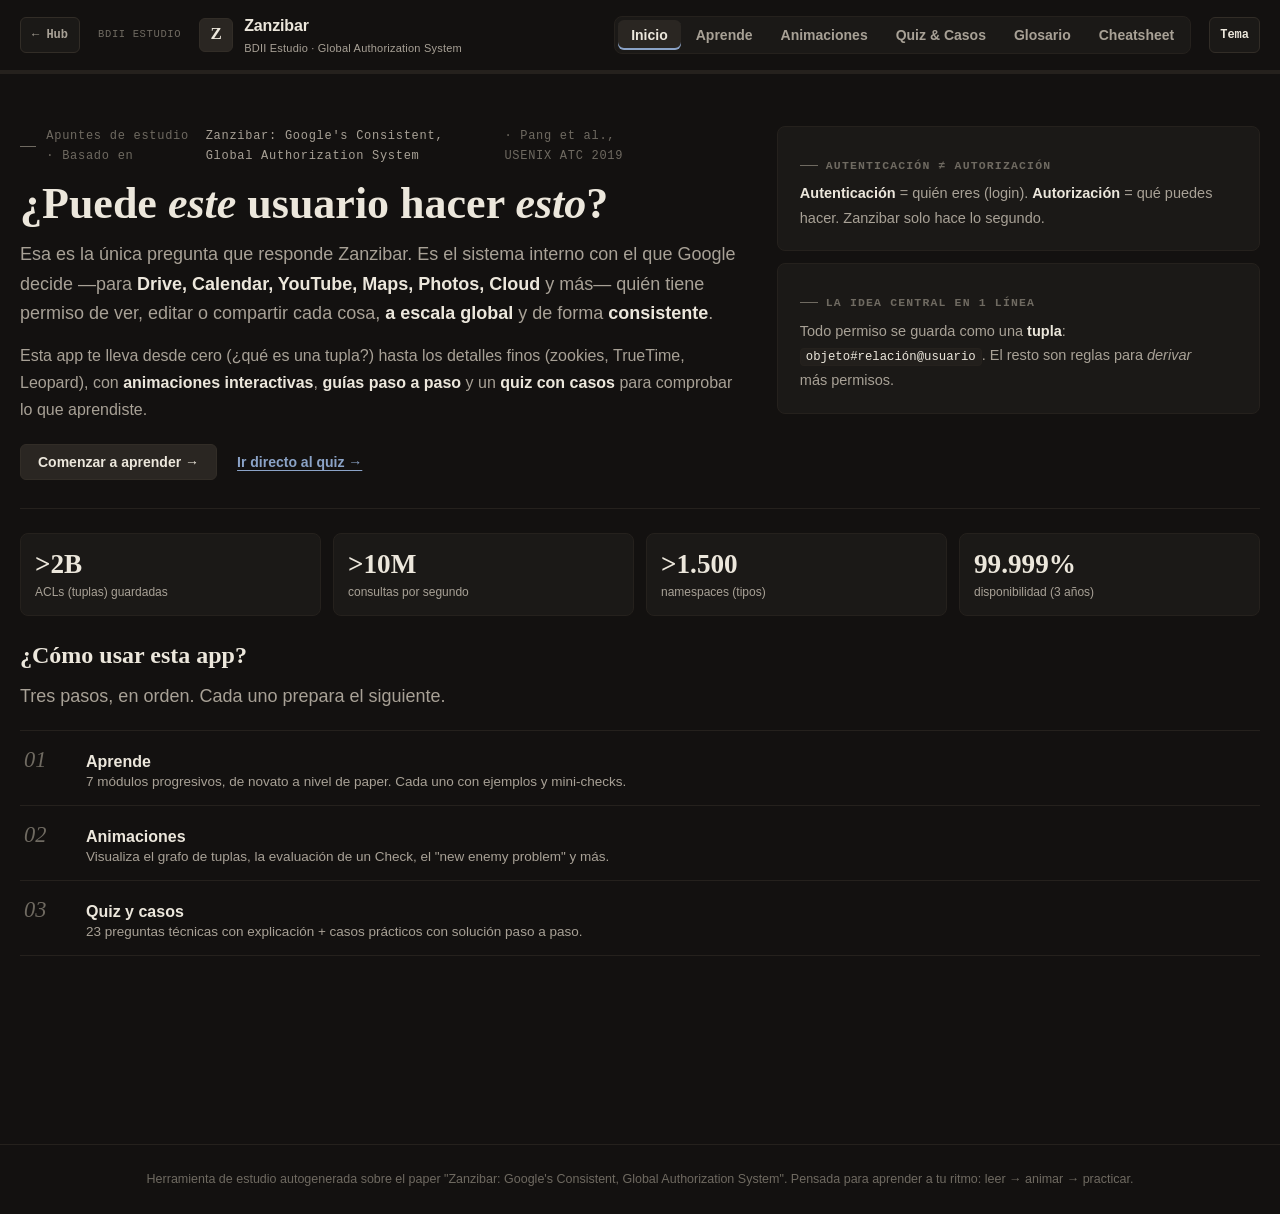
<file: papers/zanzibar/zanzibar_app.html>
<!DOCTYPE html>
<html lang="es">
<head>
<meta charset="UTF-8">
<meta name="viewport" content="width=device-width, initial-scale=1.0">
<title>Zanzibar · BDII Estudio — Google's Authorization System</title>
<style>
/* ============ ESTUDIO SUITE · design system v4 ("Study-desk editorial") ============
   Tesis: apuntes de curso compuestos como página editorial — titulares serif,
   datelines mono, reglas finas en vez de tarjetas, examen numerado, un solo
   azul tinta reservado a la acción. Ejes: density media · warmth cálida ·
   formality media-baja · energy quieta · ornament estructural · contrast alto.
   Offline: Georgia + sans/mono nativos (sin fuentes bloqueantes). Clases e ids
   intactos: el JS no cambia salvo iconos de módulo y flechas en tabs. */
:root{
  --bg:#131110; --bg2:#171514; --surface:#1b1917; --surface2:#221f1c; --surface3:#2a2622;
  --border:#322d27; --border-soft:#25211d;
  --text:#ece7dc; --muted:#a8a196; --dim:#6f6a61;
  --blue:#8ba3c7; --blue-soft:rgba(139,163,199,.12);
  --teal:#6fae9d; --teal-soft:rgba(111,174,157,.11);
  --orange:#c08d5c; --orange-soft:rgba(192,141,92,.11);
  --purple:#9d8ab8; --purple-soft:rgba(157,138,184,.11);
  --gold:#c2a05e; --gold-soft:rgba(194,160,94,.11);
  --pink:#b08396; --pink-soft:rgba(176,131,150,.11);
  --good:#74b18f; --bad:#c07f8c;
  --brand1:#8ba3c7; --brand2:#8ba3c7;
  --display:Georgia,'Palatino Linotype','Book Antiqua',Palatino,serif;
  --mono:ui-monospace,SFMono-Regular,Consolas,"Liberation Mono",Menlo,monospace;
  --sans:-apple-system,BlinkMacSystemFont,"Segoe UI",Roboto,"Helvetica Neue",Arial,sans-serif;
  --shadow:none;
  --shadow-sm:none;
  --radius:8px; --radius-sm:6px; --radius-xs:4px;
  --ring:0 0 0 2px rgba(139,163,199,.45);
}
*{box-sizing:border-box;}
html{scroll-behavior:smooth;}
body{
  margin:0; color:var(--text);
  font-family:var(--sans); line-height:1.7; font-size:16px;
  background:var(--bg);
  -webkit-font-smoothing:antialiased; text-rendering:optimizeLegibility;
}
body.light{
  --bg:#f4f1e9; --bg2:#ece6d5; --surface:#fbf9f2; --surface2:#f0e9d6; --surface3:#e3d8bf;
  --border:#d2c7a9; --border-soft:#e0d6bc;
  --text:#26241f; --muted:#5e594e; --dim:#948d7d;
  --blue:#3c5a86; --blue-soft:rgba(60,90,134,.09);
  --teal:#337065; --teal-soft:rgba(51,112,101,.09);
  --orange:#8f5f2b; --orange-soft:rgba(143,95,43,.09);
  --purple:#635183; --purple-soft:rgba(99,81,131,.09);
  --gold:#7d6a2e; --gold-soft:rgba(125,106,46,.10);
  --pink:#8f4f68; --pink-soft:rgba(143,79,104,.09);
  --good:#3c7a5d; --bad:#9c4a59;
  --shadow:0 1px 2px rgba(60,50,25,.08);
  --shadow-sm:0 1px 2px rgba(60,50,25,.06);
  background:var(--bg);
}
::selection{background:var(--border); color:var(--text);}
a{color:var(--blue); text-decoration:none; border-radius:3px;}
a:hover{text-decoration:underline;}
a:focus-visible, button:focus-visible, input:focus-visible{outline:none; box-shadow:var(--ring);}
::-webkit-scrollbar{width:11px; height:11px;}
::-webkit-scrollbar-thumb{background:var(--border); border-radius:8px; border:3px solid var(--bg);}
::-webkit-scrollbar-track{background:transparent;}
.skip-link{position:absolute; left:12px; top:-48px; z-index:100; background:var(--surface); color:var(--text); border:1px solid var(--border); border-radius:6px; padding:8px 14px; font-size:14px; font-weight:600; transition:top .15s ease; text-decoration:none;}
.skip-link:focus{top:12px;}

/* ============ HEADER / NAV ============ */
header{position:sticky; top:0; z-index:50; background:var(--bg); border-bottom:1px solid var(--border-soft);}
.topbar{max-width:1480px; margin:0 auto; padding:12px 20px; display:flex; align-items:center; gap:18px; flex-wrap:wrap;}
.brand{display:flex; align-items:center; gap:11px; font-weight:650; letter-spacing:-.01em; font-size:16px;}
.brand .logo{width:34px; height:34px; border-radius:6px; flex:0 0 auto; background:var(--surface3); border:1px solid var(--border); display:grid; place-items:center; font-weight:700; font-family:var(--display); font-size:17px; color:var(--text);}
.brand small{display:block; font-weight:500; font-size:11px; color:var(--muted); letter-spacing:.02em;}
.tabs{display:flex; gap:2px; margin-left:auto; flex-wrap:wrap; background:var(--surface); border:1px solid var(--border-soft); border-radius:8px; padding:3px;}
.tab{border:0; background:transparent; color:var(--muted); font-family:var(--sans); font-size:14px; font-weight:600; padding:7px 13px; border-radius:6px; cursor:pointer;}
.tab:hover{color:var(--text); background:var(--surface2);}
.tab.active{color:var(--text); background:var(--surface3); box-shadow:inset 0 -2px 0 var(--blue);}
.theme-btn{border:1px solid var(--border); background:var(--surface); color:var(--text); min-width:36px; height:36px; padding:0 10px; border-radius:6px; cursor:pointer; font-size:12px; font-weight:650; font-family:var(--mono); flex:0 0 auto;}
.theme-btn:hover{border-color:var(--dim);}
.hub-link{flex:0 0 auto; font-family:var(--mono); font-size:12px; font-weight:650; color:var(--muted); border:1px solid var(--border); background:var(--surface); padding:7px 11px; border-radius:6px; text-decoration:none; white-space:nowrap;}
.hub-link:hover{color:var(--text); border-color:var(--dim); text-decoration:none;}.suite-stamp{font-family:var(--mono);font-size:10.5px;letter-spacing:.06em;text-transform:uppercase;color:var(--dim);white-space:nowrap;}
.progress-track{height:3px; background:var(--border-soft);}
.progress-fill{height:100%; width:0; background:var(--blue); transition:width .4s ease;}

/* ============ LAYOUT / TYPE — escala 12 / 14 / 16 / 18 / 24 / 40 ============ */
main{max-width:1480px; margin:0 auto; padding:32px 20px 110px;}
.view{display:none;}
.view.active{display:block; animation:fadeUp .25s ease;}
@keyframes fadeUp{from{opacity:0;}to{opacity:1;}}
@keyframes pop{from{opacity:0;}to{opacity:1;}}
@keyframes animPulse{0%,100%{opacity:1;}50%{opacity:.55;}}
h1.title{font-family:var(--display); font-weight:700; font-size:clamp(2rem,4.4vw,2.75rem); margin:12px 0 12px; letter-spacing:0; line-height:1.12; text-wrap:balance;}
h1.title em{font-style:italic;}
h2{font-family:var(--display); font-weight:700; font-size:1.5rem; margin:0 0 12px; letter-spacing:0; line-height:1.25; text-wrap:balance;}
h3{font-family:var(--display); font-weight:700; font-size:1.15rem; margin:30px 0 10px; line-height:1.3;}
p{max-width:88ch; color:var(--muted); margin:0 0 13px; text-wrap:pretty;}
p strong, li strong, td strong{color:var(--text);}
ul, ol{color:var(--muted);}
.lede{font-size:1.125rem; color:var(--muted); max-width:84ch; line-height:1.65;}
.dateline{display:flex; align-items:center; gap:10px; font-family:var(--mono); font-size:12px; letter-spacing:.06em; color:var(--dim); margin:0 0 4px;}
.dateline::before{content:""; width:26px; height:1px; background:var(--dim);}
.dateline cite{font-style:normal; color:var(--muted);}
.kicker{display:inline-flex; align-items:center; gap:8px; font-family:var(--mono); font-size:11.5px; letter-spacing:.1em; text-transform:uppercase; color:var(--dim); font-weight:700;}
.kicker::before{content:""; width:18px; height:1px; background:var(--dim);}

.card{background:var(--surface); border:1px solid var(--border-soft); border-radius:var(--radius); padding:20px 22px; margin:14px 0;}
.card.accent-blue, .card.accent-teal, .card.accent-orange, .card.accent-purple, .card.accent-gold, .card.accent-pink{border-left:1px solid var(--border-soft);}
.callout{position:relative; border-radius:6px; padding:13px 16px 13px 48px; margin:16px 0; font-size:14px; max-width:96ch; background:var(--surface2); border:1px solid var(--border-soft); border-left:3px solid var(--dim);}
.callout::before{display:grid; place-items:center; width:24px; height:24px; border-radius:6px; position:absolute; left:12px; top:13px; font-size:13px; font-weight:700; background:var(--surface3); border:1px solid var(--border);}
.callout .lbl{font-family:var(--mono); font-size:10.5px; text-transform:uppercase; letter-spacing:.08em; margin-bottom:5px; font-weight:700; color:var(--dim);}
.callout.info{border-left-color:var(--blue);} .callout.info .lbl{color:var(--blue);} .callout.info::before{content:"i"; color:var(--blue); font-family:var(--sans); font-style:normal;}
.callout.tip{border-left-color:var(--teal);} .callout.tip .lbl{color:var(--teal);} .callout.tip::before{content:"✓"; color:var(--teal);}
.callout.warn{border-left-color:var(--orange);} .callout.warn .lbl{color:var(--orange);} .callout.warn::before{content:"!"; color:var(--orange);}
.callout.err{border-left-color:var(--bad);} .callout.err .lbl{color:var(--bad);} .callout.err::before{content:"×"; color:var(--bad);}
.callout.dark{background:var(--surface2);}
.trade{background:var(--surface2); border:1px solid var(--border-soft); border-left:3px solid var(--gold); border-radius:6px; padding:12px 15px; margin:14px 0; font-size:14px; max-width:96ch; color:var(--muted);}
.trade b{color:var(--text);}
.trade b:first-child{color:var(--text);}

code{font-family:var(--mono); font-size:.85em; background:var(--surface2); border:1px solid var(--border-soft); padding:1px 5px; border-radius:4px; color:var(--text);}
pre{background:#100f0e; color:#d8d5cf; padding:16px 18px; border-radius:4px; overflow-x:auto; font-family:var(--mono); font-size:12.5px; line-height:1.7; max-width:100%; border:1px solid var(--border-soft);}
body.light pre{background:#26241f; color:#e2ded6;}
pre code{background:none; border:0; padding:0; color:inherit; font-size:inherit;}
.kw{color:#c8b88a;} .str{color:#93b898;} .cmt{color:#6e6e76;} .fn{color:#9db4d0;} .op{color:#b39ec4;}

table{border-collapse:separate; border-spacing:0; width:100%; margin:14px 0; font-size:13.5px; border:1px solid var(--border-soft); border-radius:4px; overflow:hidden;}
th,td{padding:9px 12px; text-align:left; vertical-align:top; border-bottom:1px solid var(--border-soft);}
th{background:var(--surface2); font-weight:650; color:var(--text); font-size:12.5px; position:sticky; top:0;}
tr:last-child th, tr:last-child td{border-bottom:0;}
tbody tr:hover td{background:var(--surface2);}
tr:nth-child(even) td{background:color-mix(in srgb, var(--surface2) 50%, transparent);}
table, .score-chip, .step-counter{font-variant-numeric:tabular-nums;}

.pill{display:inline-block; padding:2px 10px; border-radius:999px; font-size:11.5px; font-weight:650; font-family:var(--mono); border:1px solid var(--border);}
.pill.blue{background:var(--blue-soft); color:var(--blue); border-color:transparent;}
.pill.teal{background:var(--teal-soft); color:var(--teal); border-color:transparent;}
.pill.orange{background:var(--orange-soft); color:var(--orange); border-color:transparent;}
.pill.purple{background:var(--purple-soft); color:var(--purple); border-color:transparent;}
.pill.gold{background:var(--gold-soft); color:var(--gold); border-color:transparent;}

.btn{display:inline-flex; align-items:center; gap:8px; border:1px solid var(--border); cursor:pointer; background:var(--surface3); color:var(--text); font-weight:600; font-size:14px; font-family:var(--sans); padding:9px 17px; border-radius:var(--radius-sm);}
.btn:hover{border-color:var(--dim); filter:brightness(1.1);}
.btn:active{transform:none;}
.btn:disabled{opacity:.45; cursor:default;}
.btn.ghost{background:var(--surface2); color:var(--text); border-color:var(--border-soft);}
.btn.ghost:hover{border-color:var(--dim);}
.btn.teal{background:var(--teal); border-color:transparent; color:#10201c;}
body.light .btn.teal{color:#fbf9f3;}
.btn.teal:hover{filter:brightness(.94);}
.btn.playing{background:var(--gold); border-color:transparent; color:#1a1408;}
.btn.small{padding:6px 12px; font-size:13px;}
.linklike{background:none; border:0; padding:9px 4px; cursor:pointer; color:var(--blue); font-family:var(--sans); font-size:14px; font-weight:600; text-decoration:underline; text-underline-offset:3px; text-decoration-thickness:1px;}
.linklike:hover{filter:brightness(1.15);}
.controls .btn.seg-on{border-color:var(--teal); color:var(--teal);}

/* ============ HERO (editorial: dateline, titular, una acción) ============ */
.hero{display:grid; grid-template-columns:1.5fr 1fr; gap:32px; align-items:start; padding:20px 0 8px; border-bottom:1px solid var(--border-soft); padding-bottom:28px;}
.hero-cards{display:grid; gap:12px;}
.hero-cta{display:flex; gap:16px; align-items:center; flex-wrap:wrap; margin-top:20px;}
.stat-grid{display:grid; grid-template-columns:repeat(4,1fr); gap:12px; margin:24px 0;}
.stat{background:var(--surface); border:1px solid var(--border-soft); border-radius:var(--radius); padding:16px 14px 14px; text-align:left;}
.stat .n{font-family:var(--display); font-size:1.7rem; font-weight:700; color:var(--text); font-variant-numeric:tabular-nums; line-height:1.1;}
.stat .l{font-size:12px; color:var(--muted); margin-top:4px; line-height:1.5;}
.path{list-style:none; margin:18px 0; padding:0; border-top:1px solid var(--border-soft);}
.path li{border-bottom:1px solid var(--border-soft);}
.path-step{display:flex; gap:18px; align-items:baseline; width:100%; text-align:left; background:none; border:0; padding:16px 4px; cursor:pointer; color:var(--text); font-family:var(--sans);}
.path-step:hover .path-t{color:var(--blue);}
.path-n{font-family:var(--display); font-style:italic; font-size:1.4rem; color:var(--dim); min-width:44px;}
.path-step:hover .path-n{color:var(--blue);}
.path-t{display:block; font-size:16px; font-weight:650; color:var(--text);}
.path-d{display:block; font-size:13.5px; color:var(--muted); margin-top:3px; max-width:80ch;}

/* ============ APRENDE ============ */
.aprende-layout{display:grid; grid-template-columns:220px minmax(0,1fr); gap:36px; align-items:start;}
.module-nav{position:sticky; top:78px; display:flex; flex-direction:column; gap:2px; background:var(--surface); border:1px solid var(--border-soft); border-radius:var(--radius); padding:6px;}
.module-link{display:flex; align-items:center; gap:10px; text-align:left; cursor:pointer; background:transparent; border:0; border-radius:6px; color:var(--muted); font-family:var(--sans); font-size:13.5px; font-weight:600; padding:8px 11px; border-left:2px solid transparent;}
.module-link:hover{background:var(--surface2); color:var(--text);}
.module-link.active{background:var(--surface2); color:var(--text); border-left-color:var(--blue);}
.module-link .idx{font-family:var(--mono); font-size:11px; color:var(--dim);}
.module-link.done .check{margin-left:auto; color:var(--good); font-size:13px; font-weight:700;}
.module-content{min-width:0;}
.module-content > h2{margin-top:4px;}
.done-banner{display:none; align-items:center; gap:10px; background:var(--surface2); border:1px solid var(--border-soft); border-left:3px solid var(--good); border-radius:6px; padding:9px 14px; margin-bottom:14px; color:var(--text); font-weight:600; font-size:14px;}
.module-pager{display:flex; justify-content:space-between; gap:12px; margin-top:24px; flex-wrap:wrap;}
.legend{display:flex; gap:10px; flex-wrap:wrap; margin:14px 0;}

/* ============ SVG figures ============ */
figure{margin:20px 0;}
figure svg{width:100%; height:auto; display:block; background:var(--surface); border:1px solid var(--border-soft); border-radius:4px;}
figure figcaption{font-size:14px; color:var(--muted); background:var(--surface); border:1px solid var(--border-soft); border-radius:6px; padding:9px 13px; margin-top:8px; font-family:var(--sans);}
figure figcaption span{color:var(--text);}
.tnode{font:600 13px var(--sans); fill:var(--text);}
.tedge{font:400 11px var(--mono); fill:var(--muted);}
svg text.svgcap{font:700 14px var(--sans); fill:var(--gold);}
svg .flow{stroke-dasharray:7 5; animation:dashmove 0.9s linear infinite;}
@keyframes dashmove{to{stroke-dashoffset:-12;}}
.controls{display:flex; gap:10px; flex-wrap:wrap; align-items:center; margin:12px 0;}
.controls label{cursor:pointer;}
input[type="checkbox"]{accent-color:var(--blue);}
input[type="range"]{-webkit-appearance:none; appearance:none; height:4px; border-radius:99px; background:var(--border); outline-offset:4px;}
input[type="range"]::-webkit-slider-thumb{-webkit-appearance:none; width:16px; height:16px; border-radius:50%; background:var(--text); border:none; cursor:pointer;}
input[type="range"]::-moz-range-thumb{width:16px; height:16px; border-radius:50%; background:var(--text); border:none; cursor:pointer;}

/* ============ ANIM feedback ============ */
.anim-status{display:flex; align-items:center; gap:12px; margin:14px 0 4px; flex-wrap:wrap;}
.status-badge{font-family:var(--mono); font-size:11.5px; font-weight:700; padding:3px 11px; border-radius:999px; background:var(--surface2); border:1px solid var(--border); color:var(--muted); white-space:nowrap;}
.status-badge.playing{color:var(--teal); border-color:var(--teal); animation:animPulse 1.4s ease-in-out infinite;}
.status-badge.paused{color:var(--gold); border-color:var(--gold);}
.status-badge.done{color:var(--good); border-color:var(--good);}
.anim-progress{flex:1; min-width:140px; height:6px; border-radius:999px; background:var(--surface2); overflow:hidden; border:1px solid var(--border-soft);}
.anim-progress-fill{height:100%; width:0; background:var(--blue); transition:width .4s ease;}
.step-counter{font-family:var(--mono); font-size:12px; color:var(--dim); min-width:52px; text-align:right;}
.narrator{background:var(--surface); border:1px solid var(--border-soft); border-left:3px solid var(--blue); border-radius:6px; padding:11px 15px; margin:10px 0; font-size:15px; line-height:1.65; color:var(--text); min-height:52px;}
.narrator b{color:var(--text);}

/* ============ QUIZ (examen numerado) ============ */
.quiz-toolbar{display:flex; gap:12px; align-items:center; flex-wrap:wrap; margin:14px 0;}
.score-chip{background:var(--surface); border:1px solid var(--border); border-radius:999px; padding:6px 14px; font-weight:650; font-family:var(--mono); font-size:13.5px; font-variant-numeric:tabular-nums;}
.question-card{background:var(--surface); border:1px solid var(--border-soft); border-radius:var(--radius); padding:20px 22px; margin:16px 0; scroll-margin-top:90px;}
.qmeta{display:flex; gap:8px; align-items:center; margin-bottom:10px; flex-wrap:wrap;}
.qmeta .qnum{font-family:var(--display); font-style:italic; font-size:15px; color:var(--dim);}
.qtag{font-family:var(--mono); font-size:11px; font-weight:700; padding:2px 9px; border-radius:999px; border:1px solid transparent;}
.qtext{font-size:16.5px; font-weight:650; margin-bottom:12px; color:var(--text); line-height:1.6;}
.opts{counter-reset:qa;}
.opt{position:relative; display:block; width:100%; text-align:left; cursor:pointer; font-family:var(--sans); background:var(--surface); border:1px solid var(--border-soft); color:var(--text); border-radius:6px; padding:10px 13px 10px 50px; margin:7px 0; font-size:14px; line-height:1.55;}
.opt::before{counter-increment:qa; content:counter(qa,upper-alpha); position:absolute; left:11px; top:50%; transform:translateY(-50%); width:26px; height:26px; display:grid; place-items:center; border-radius:6px; background:var(--surface2); border:1px solid var(--border); font-family:var(--mono); font-size:12px; font-weight:700; color:var(--dim);}
.opt:hover{border-color:var(--dim);}
.opt:hover::before{color:var(--text); border-color:var(--dim);}
.opt.correct{border-color:var(--good);}
.opt.correct::before{background:var(--good); border-color:var(--good); color:#0e1512;}
.opt.wrong{border-color:var(--bad);}
.opt.wrong::before{background:var(--bad); border-color:var(--bad); color:#fff;}
.opt:disabled{cursor:default;}
.opt:disabled:not(.correct):not(.wrong){opacity:.7;}
.explain{display:none; background:var(--surface2); border:1px solid var(--border-soft); border-left:3px solid var(--teal); border-radius:0 6px 6px 0; padding:13px 15px; margin-top:11px; font-size:13.5px; color:var(--muted);}
.explain.show{display:block; animation:pop .2s ease;}
.explain .why{font-weight:700; color:var(--text);}
.quiz-result{display:none; text-align:center; padding:30px; background:var(--surface); border-radius:var(--radius); border:1px solid var(--border-soft); margin:20px 0;}
.quiz-result.show{display:block; animation:pop .25s ease;}
.big-score{font-family:var(--display); font-size:3.2rem; font-weight:700; color:var(--text); font-variant-numeric:tabular-nums; line-height:1;}
.grade-bar{height:10px; border-radius:999px; background:var(--surface2); border:1px solid var(--border-soft); overflow:hidden; margin:14px auto; max-width:420px;}
.grade-fill{height:100%; width:0; border-radius:999px; background:var(--blue); transition:width .6s ease;}
.case-card{background:var(--surface); border:1px solid var(--border-soft); border-radius:var(--radius); padding:20px 22px; margin:18px 0; scroll-margin-top:90px;}
.case-card h3{margin-top:6px;}
.case-step{background:var(--surface2); border:1px solid var(--border-soft); border-radius:6px; padding:12px 15px; margin:10px 0; font-size:14px;}
.hint-btn{font-family:var(--mono); font-size:12.5px;}
.reveal-btn{margin-top:6px;}

/* ============ GLOSARIO ============ */
.glossary-search{width:100%; max-width:480px; background:var(--surface); border:1px solid var(--border); color:var(--text); font-family:var(--sans); font-size:14.5px; padding:11px 15px 11px 40px; border-radius:6px; margin:12px 0 8px; background-image:url("data:image/svg+xml,%3Csvg xmlns='http://www.w3.org/2000/svg' width='15' height='15' viewBox='0 0 24 24' fill='none' stroke='%236f6a61' stroke-width='2.2' stroke-linecap='round'%3E%3Ccircle cx='11' cy='11' r='7'/%3E%3Cpath d='M20 20l-3.5-3.5'/%3E%3C/svg%3E"); background-repeat:no-repeat; background-position:13px center;}
.glossary-search:focus{border-color:var(--blue); box-shadow:var(--ring); outline:none;}
.glossary-search::placeholder{color:var(--dim);}
.gloss-term{background:var(--surface); border:1px solid var(--border-soft); border-radius:6px; padding:15px 17px; margin:10px 0; border-left:2px solid transparent;}
.gloss-term:hover{border-left-color:var(--dim);}
.gloss-term h3{margin:0 0 5px; font-size:15.5px;}
.gloss-term .def{color:var(--muted); font-size:14px;}

/* ============ CHEATSHEET ============ */
#cheatsheetContent{display:grid; grid-template-columns:1fr 1fr; gap:0 14px; align-items:start;}
#cheatsheetContent .card{margin:7px 0;}
#cheatsheetContent .card:first-child{grid-column:1 / -1;}

footer{margin-top:60px; padding:24px 20px; border-top:1px solid var(--border-soft); text-align:center; color:var(--dim); font-size:12.5px;}

@media(max-width:860px){
  body{font-size:15.5px;}
  .hero{grid-template-columns:1fr;}
  .stat-grid{grid-template-columns:repeat(2,1fr);}
  .path-step{padding:14px 2px;}
  #cheatsheetContent{grid-template-columns:1fr;}
  .aprende-layout{grid-template-columns:1fr;}
  .module-nav{position:static; flex-direction:row; overflow-x:auto; padding:6px; scrollbar-width:thin;}
  .module-link{white-space:nowrap; border-left:0; border-bottom:2px solid transparent; border-radius:0;}
  .module-link.active{border-bottom-color:var(--blue);}
  h1.title{font-size:1.7rem;}
  .tabs{margin-left:0;}
  table{display:block; overflow-x:auto;}
}
@media print{
  header, .hub-link, .suite-stamp, .tabs, .theme-btn, .progress-track, .controls, .anim-status, .narrator, .quiz-toolbar, #glossarySearch, .module-pager, .theme-btn, .module-nav, footer{display:none !important;}
  body{background:#fff;}
  main{max-width:100%; padding:0;}
  .view{display:none !important;}
  #view-cheatsheet{display:block !important;}
  #cheatsheetContent{display:grid; grid-template-columns:1fr 1fr; gap:8px;}
  #cheatsheetContent .card{box-shadow:none; break-inside:avoid; border:1px solid #999; margin:4px 0; padding:10px 12px;}
}
@media (prefers-reduced-motion: reduce){
  html{scroll-behavior:auto;}
  *, *::before, *::after{animation-duration:.01ms !important; animation-iteration-count:1 !important; transition-duration:.01ms !important;}
  svg .flow{animation:none;}
}

</style>
</head>
<body><a class="skip-link" href="#main">Saltar al contenido</a>
<header>
  <div class="topbar">
    <a class="hub-link" href="../../index.html">← Hub</a><span class="suite-stamp">BDII Estudio</span>
    <div class="brand">
      <div class="logo">Z</div>
      <div>
        <div>Zanzibar</div>
        <small>BDII Estudio · Global Authorization System</small>
      </div>
    </div>
    <nav class="tabs" id="tabs" role="tablist" aria-label="Vistas de estudio">
      <button class="tab active" role="tab" aria-selected="true" data-view="inicio">Inicio</button>
      <button class="tab" role="tab" aria-selected="false" data-view="aprende">Aprende</button>
      <button class="tab" role="tab" aria-selected="false" data-view="animaciones">Animaciones</button>
      <button class="tab" role="tab" aria-selected="false" data-view="quiz">Quiz & Casos</button>
      <button class="tab" role="tab" aria-selected="false" data-view="glosario">Glosario</button>
      <button class="tab" role="tab" aria-selected="false" data-view="cheatsheet">Cheatsheet</button>
    </nav>
    <button type="button" class="theme-btn" id="themeBtn" title="Cambiar tema" aria-label="Cambiar tema">Tema</button>
  </div>
  <div class="progress-track"><div class="progress-fill" id="progressFill"></div></div>
</header>

<main id="main">

<!-- ===================== INICIO ===================== -->
<section id="view-inicio" class="view active">
  <div class="hero">
    <div>
      <p class="dateline">Apuntes de estudio · Basado en <cite>Zanzibar: Google's Consistent, Global Authorization System</cite> · Pang et al., USENIX ATC 2019</p>
      <h1 class="title">¿Puede <em>este</em> usuario hacer <em>esto</em>?</h1>
      <p class="lede">Esa es la única pregunta que responde Zanzibar. Es el sistema interno con el que Google decide —para <strong>Drive, Calendar, YouTube, Maps, Photos, Cloud</strong> y más— quién tiene permiso de ver, editar o compartir cada cosa, <strong>a escala global</strong> y de forma <strong>consistente</strong>.</p>
      <p>Esta app te lleva desde cero (¿qué es una tupla?) hasta los detalles finos (zookies, TrueTime, Leopard), con <strong>animaciones interactivas</strong>, <strong>guías paso a paso</strong> y un <strong>quiz con casos</strong> para comprobar lo que aprendiste.</p>
      <div class="hero-cta">
        <button class="btn" onclick="go('aprende')">Comenzar a aprender →</button>
        <button class="linklike" onclick="go('quiz')">Ir directo al quiz →</button>
      </div>
    </div>
    <div class="hero-cards">
      <div class="card accent-blue" style="margin:0;">
        <div class="kicker">Autenticación ≠ Autorización</div>
        <p style="margin:6px 0 0; font-size:14.5px;"><strong>Autenticación</strong> = quién eres (login). <strong>Autorización</strong> = qué puedes hacer. Zanzibar solo hace lo segundo.</p>
      </div>
      <div class="card accent-teal" style="margin:0;">
        <div class="kicker">La idea central en 1 línea</div>
        <p style="margin:6px 0 0; font-size:14.5px;">Todo permiso se guarda como una <strong>tupla</strong>: <code>objeto#relación@usuario</code>. El resto son reglas para <em>derivar</em> más permisos.</p>
      </div>
    </div>
  </div>

  <div class="stat-grid">
    <div class="stat"><div class="n">&gt;2B</div><div class="l">ACLs (tuplas) guardadas</div></div>
    <div class="stat"><div class="n">&gt;10M</div><div class="l">consultas por segundo</div></div>
    <div class="stat"><div class="n">&gt;1.500</div><div class="l">namespaces (tipos)</div></div>
    <div class="stat"><div class="n">99.999%</div><div class="l">disponibilidad (3 años)</div></div>
  </div>

  <h2>¿Cómo usar esta app?</h2>
  <p class="lede">Tres pasos, en orden. Cada uno prepara el siguiente.</p>
  <ol class="path">
    <li><button class="path-step" onclick="go('aprende')"><span class="path-n">01</span><span><span class="path-t">Aprende</span><span class="path-d">7 módulos progresivos, de novato a nivel de paper. Cada uno con ejemplos y mini-checks.</span></span></button></li>
    <li><button class="path-step" onclick="go('animaciones')"><span class="path-n">02</span><span><span class="path-t">Animaciones</span><span class="path-d">Visualiza el grafo de tuplas, la evaluación de un Check, el "new enemy problem" y más.</span></span></button></li>
    <li><button class="path-step" onclick="go('quiz')"><span class="path-n">03</span><span><span class="path-t">Quiz y casos</span><span class="path-d">23 preguntas técnicas con explicación + casos prácticos con solución paso a paso.</span></span></button></li>
  </ol>
</section>

<!-- ===================== APRENDE ===================== -->
<section id="view-aprende" class="view">
  <span class="kicker">Ruta de aprendizaje</span>
  <h2>Aprende Zanzibar desde cero</h2>
  <p class="lede">Sigue los módulos en orden. Cada uno construye sobre el anterior. Marca "completado" para llevar tu progreso.</p>

  <div class="aprende-layout">
    <nav class="module-nav" id="moduleNav"></nav>
    <div class="module-content" id="moduleContent"></div>
  </div>
</section>

<!-- ===================== ANIMACIONES ===================== -->
<section id="view-animaciones" class="view">
  <span class="kicker">Laboratorio visual</span>
  <h2>Animaciones interactivas</h2>
  <p class="lede">Pulsa los botones y observa cómo se comporta el sistema. Estas son las mismas ideas de los módulos, pero en movimiento.</p>

  <div class="card accent-blue" id="anim1">
    <h3>1 · El grafo de tuplas</h3>
    <p style="font-size:14px;">Cada tupla es una <strong>arista</strong> dirigida entre objetos/usuarios. Añade tuplas y luego ejecuta un Check para ver el recorrido.</p>
    <div class="controls">
      <button class="btn small" onclick="animGraph.add('owner','10')">+ doc#owner@10</button>
      <button class="btn small" onclick="animGraph.add('member','11')">+ group#member@11</button>
      <button class="btn small" onclick="animGraph.add('viewer','group:eng#member')">+ doc#viewer@eng#member</button>
      <button class="btn small" onclick="animGraph.add('parent','folder:A')">+ doc#parent@folder:A</button>
      <button class="btn small ghost" onclick="animGraph.reset()">Reiniciar</button>
      <button class="btn teal small" onclick="animGraph.check()">Check: ¿es 11 viewer?</button>
    </div>
    <figure>
      <svg id="svgGraph" viewBox="0 0 720 320" role="img" aria-label="Grafo de tuplas interactivo"></svg>
      <figcaption>Fig A · <span id="graphCaption">Las tuplas forman un grafo dirigido. Pulsa los botones.</span></figcaption>
    </figure>
  </div>

  <div class="card accent-purple" id="anim2">
    <h3>2 · Evaluación de un Check (árbol de decisión)</h3>
    <p style="font-size:14px;">Zanzibar evalúa la relación <code>viewer</code> como una <strong>unión</strong> de ramas, en paralelo. Aquí se recorre paso a paso.</p>
    <div class="controls">
      <button class="btn small" onclick="animCheck.step()">Siguiente paso →</button>
      <button class="btn small ghost" onclick="animCheck.play()">Reproducir</button>
      <button class="btn small ghost" onclick="animCheck.reset()">Reiniciar</button>
    </div>
    <figure>
      <svg id="svgCheck" viewBox="0 0 720 360" role="img" aria-label="Árbol de evaluación de un Check"></svg>
      <figcaption>Fig B · <span id="checkCaption">Pulsa "Siguiente paso" para evaluar cada rama.</span></figcaption>
    </figure>
  </div>

  <div class="card accent-teal" id="anim3">
    <h3>3 · El "new enemy problem"</h3>
    <p style="font-size:14px;">¿Por qué la consistencia importa? Mira qué pasa si un Check lee datos <em>atrasados</em> después de que alguien fue removido.</p>
    <div class="controls">
      <button class="btn small" onclick="animEnemy.play()">Reproducir historia</button>
      <button class="btn small ghost" onclick="animEnemy.reset()">Reiniciar</button>
    </div>
    <figure>
      <svg id="svgEnemy" viewBox="0 0 720 300" role="img" aria-label="Línea de tiempo del new enemy problem"></svg>
      <figcaption>Fig C · <span id="enemyCaption">Alice quita a Bob; Charlie (aún miembro) mueve el documento.</span></figcaption>
    </figure>
  </div>

  <div class="card accent-orange" id="anim4">
    <h3>4 · Ciclo de vida del zookie</h3>
    <p style="font-size:14px;">El zookie es un <strong>token de frescura</strong> que viaja con el contenido y se reenvía en futuros Checks.</p>
    <div class="controls">
      <button class="btn small" onclick="animZookie.play()">Reproducir</button>
      <button class="btn small ghost" onclick="animZookie.reset()">Reiniciar</button>
    </div>
    <figure>
      <svg id="svgZookie" viewBox="0 0 720 340" role="img" aria-label="Ciclo de vida del zookie"></svg>
      <figcaption>Fig D · <span id="zookieCaption">Pulsa reproducir.</span></figcaption>
    </figure>
  </div>

  <div class="card accent-gold" id="anim5">
    <h3>5 · Arquitectura en movimiento</h3>
    <p style="font-size:14px;">Así fluye un Check: cliente → aclserver → (fan-out) → Spanner → respuesta.</p>
    <div class="controls">
      <button class="btn small" onclick="animArch.play()">Animar flujo</button>
      <button class="btn small ghost" onclick="animArch.reset()">Reiniciar</button>
    </div>
    <figure>
      <svg id="svgArch" viewBox="0 0 720 360" role="img" aria-label="Arquitectura de Zanzibar"></svg>
      <figcaption>Fig E · <span id="archCaption">Pulsa "Animar flujo".</span></figcaption>
    </figure>
  </div>
</section>

<!-- ===================== QUIZ ===================== -->
<section id="view-quiz" class="view">
  <span class="kicker">Comprueba tu aprendizaje</span>
  <h2>Quiz técnico</h2>
  <p class="lede">Responde y recibe la explicación al instante. Puedes reintentar las veces que quieras. Después pasa a los <strong>casos prácticos</strong>.</p>

  <div class="quiz-toolbar">
    <span class="score-chip" id="scoreChip">0 / 0 correctas</span>
    <button class="btn ghost small" onclick="quiz.reset()">Reiniciar quiz</button>
  </div>
  <div id="quizContainer"></div>
  <div class="quiz-result" id="quizResult">
    <div class="big-score" id="quizPercent">0%</div>
    <div class="grade-bar"><div class="grade-fill" id="gradeFill"></div></div>
    <p id="quizMsg" style="text-align:center; margin:0 auto;"></p>
  </div>

  <hr style="border:none; border-top:1px solid var(--border-soft); margin:40px 0;">

  <h2>Casos prácticos (ejercicios)</h2>
  <p class="lede">Aplica lo aprendido. Intenta resolver cada caso <em>antes</em> de pulsar "Ver solución".</p>
  <div id="casesContainer"></div>
</section>

<!-- ===================== GLOSARIO ===================== -->
<section id="view-glosario" class="view">
  <span class="kicker">Referencia rápida</span>
  <h2>Glosario</h2>
  <p class="lede">Todos los términos del paper en un solo lugar. Escribe para filtrar.</p>
  <input class="glossary-search" id="glossarySearch" type="text" placeholder="Filtra por término o definición (ej: zookie, userset, rewrite)…">
  <div id="glossaryList"></div>
</section>

<!-- ===================== CHEATSHEET ===================== -->
<section id="view-cheatsheet" class="view">
  <span class="kicker">Repaso de último minuto</span>
  <h2> Cheatsheet</h2>
  <p class="lede">Todo lo esencial en una página, ideal para repasar antes del quiz o el examen.</p>
  <div id="cheatsheetContent"></div>
</section>

</main>

<footer>
  Herramienta de estudio autogenerada sobre el paper "Zanzibar: Google's Consistent, Global Authorization System".
  Pensada para aprender a tu ritmo: leer → animar → practicar.
</footer>

<script>
/* ============================================================
   DATOS DE CONTENIDO
============================================================ */
const MODULES = [
  {
    id:'m0', tag:'Módulo 0', accent:'gold', title:'El problema que resuelve Zanzibar',
    summary:'Autorización vs autenticación, y por qué Google necesitó un sistema unificado.',
    html:`
    <p class="lede">Antes de hablar de tuplas y zookies, entiende <strong>qué problema</strong> resuelve Zanzibar. Sin esto, todo lo demás parece magia.</p>

    <h3>Autenticación vs Autorización</h3>
    <div class="callout info"><div class="lbl">La distinción clave</div>
      <strong>Autenticación</strong> responde "¿quién eres?" (tu usuario y contraseña, tu sesión).<br>
      <strong>Autorización</strong> responde "¿tienes permiso para esto?" (¿puedes abrir este documento?).
      <br><br>Zanzibar <strong>NO</strong> hace login. Asume que ya sabemos quién eres (un <em>user id</em>) y solo decide permisos.
    </div>

    <h3>El problema: permisos por todas partes</h3>
    <p>Google tiene muchos productos: Drive, Calendar, YouTube, Maps, Photos, Cloud, Hangouts… Cada uno necesita responder preguntas como:</p>
    <ul style="color:var(--muted);">
      <li>¿Puede Ana <em>ver</em> este documento?</li>
      <li>¿Puede Bob <em>editar</em> esta carpeta?</li>
      <li>¿Puede este grupo <em>compartir</em> este video?</li>
    </ul>
    <p>Sin un sistema común, cada producto implementaría sus propias reglas de permisos. Eso genera <strong>duplicación, inconsistencias, bugs de seguridad y dolor de cabeza</strong> para auditar.</p>

    <h3>La solución: un sistema unificado</h3>
    <div class="callout tip"><div class="lbl">Idea fuerza</div>
      Zanzibar es <strong>un solo servicio global</strong> que todos los productos usan para guardar sus listas de control de acceso (ACLs) y para consultar "¿tiene permiso X?". Un modelo de datos único, un lenguaje de configuración único, una sola fuente de verdad.
    </div>

    <h3>Tres requisitos de diseño</h3>
    <table>
      <tr><th>Requisito</th><th>Qué significa</th></tr>
      <tr><td><strong>Correctitud</strong></td><td>Las respuestas deben respetar el orden causal de los cambios (nada de ver contenido que ya no deberías ver).</td></tr>
      <tr><td><strong>Flexibilidad</strong></td><td>Un modelo lo bastante expresivo para representar ACLs de productos muy distintos.</td></tr>
      <tr><td><strong>Escala y latencia</strong></td><td>Miles de millones de datos, millones de consultas/seg, con milisegundos de respuesta.</td></tr>
    </table>

    <h3>La magnitud del problema</h3>
    <p>En producción, Zanzibar guarda <strong>más de 2 billones (trillions) de ACLs</strong> (~100 TB), sirve <strong>&gt;10 millones de consultas por segundo</strong> y mantiene <strong>99.999% de disponibilidad</strong> durante años. Es, literalmente, uno de los sistemas de autorización más grandes del mundo.</p>

    <div class="callout warn"><div class="lbl">Error común de novato</div>
      Confundir "autorización" con "autenticación". En el quiz, si ves una pregunta sobre qué hace Zanzibar, recuerda: <strong>decide permisos, no identidades</strong>.</div>
    `,
    mini: { q:'¿Cuál es la misión de Zanzibar?', opts:['Autenticar usuarios','Decidir si un usuario tiene permiso para algo','Guardar contraseñas','Encriptar documentos'], a:1, why:'Zanzibar es autorización: responde "¿puede este usuario hacer esto?". La autenticación (quién eres) es un problema aparte.' }
  },
  {
    id:'m1', tag:'Módulo 1', accent:'blue', title:'Modelo de datos: la tupla de relación',
    summary:'objeto#relación@usuario — la pieza con la que se expresa TODO permiso.',
    html:`
    <p class="lede">Todo el poder de Zanzibar descansa en una estructura diminuta y elegante: la <strong>tupla de relación</strong>.</p>

    <pre><code>⟨tupla⟩     ::= ⟨objeto⟩ '#' ⟨relación⟩ '@' ⟨usuario⟩
⟨objeto⟩    ::= ⟨namespace⟩ ':' ⟨object_id⟩
⟨usuario⟩   ::= ⟨user_id⟩  |  ⟨userset⟩
⟨userset⟩   ::= ⟨objeto⟩ '#' ⟨relación⟩</code></pre>

    <h3>Desglosando cada parte</h3>
    <table>
      <tr><th>Término</th><th>Qué es</th><th>Ejemplo</th></tr>
      <tr><td><code>namespace</code></td><td>El <strong>tipo</strong> de objeto (como una "clase").</td><td><code>doc</code>, <code>group</code>, <code>folder</code>, <code>video</code></td></tr>
      <tr><td><code>object_id</code></td><td>Una instancia concreta de ese tipo.</td><td><code>readme</code>, <code>eng</code></td></tr>
      <tr><td><code>relación</code></td><td>El <strong>rol</strong> que conecta objeto y usuario.</td><td><code>owner</code>, <code>editor</code>, <code>viewer</code>, <code>member</code>, <code>parent</code></td></tr>
      <tr><td><code>user_id</code></td><td>Un usuario concreto (persona).</td><td><code>10</code>, <code>alice@gmail.com</code></td></tr>
      <tr><td><code>userset</code></td><td>Un <strong>conjunto de usuarios</strong> definido por otra tupla.</td><td><code>group:eng#member</code></td></tr>
    </table>

    <h3>Leer una tupla en voz alta</h3>
    <pre><code>doc:readme#viewer@group:eng#member
└──┬──┘ └─┬─┘  └──┬──┘  └────┬────┘ └─┬─┘
  ns    obj    relación  ns   obj   relación (userset)

<span class="cmt">"Todos los miembros del grupo eng son viewers del doc readme."</span></code></pre>

    <div class="callout info"><div class="lbl">Ejemplos reales</div>
      <code>doc:readme#owner@10</code> → el usuario 10 es <strong>dueño</strong> de doc:readme.<br>
      <code>group:eng#member@11</code> → el usuario 11 es <strong>miembro</strong> del grupo eng.<br>
      <code>doc:readme#parent@folder:A</code> → doc:readme <strong>está dentro</strong> de folder:A.
    </div>

    <h3>¿Por qué es poderoso el userset?</h3>
    <p>Fíjate que el lado derecho de una tupla puede ser <strong>otro objeto#relación</strong> en vez de una persona. Eso permite <strong>anidar</strong>: un documento puede dar acceso a "todos los miembros de un grupo", y ese grupo a su vez puede contener a otro grupo. Todo con la <em>misma</em> estructura — sin tablas especiales para grupos, roles ni jerarquías.</p>

    <div class="callout tip"><div class="lbl">Imagen mental</div>
      Piensa en las tuplas como <strong>aristas de un grafo dirigido</strong>: cada tupla conecta un objeto con un usuario o con otro conjunto de usuarios. Consultar permisos = recorrer ese grafo.</div>

    <div class="callout warn"><div class="lbl">Error común de novato</div>
      No confundir el orden. Es <code>objeto#relación@usuario</code>, no al revés. El "<code>#</code>" separa objeto y relación; el "<code>@</code>" separa todo eso del usuario.</div>
    `,
    mini: { q:'La tupla group:eng#member@11 significa…', opts:['El grupo 11 es miembro de eng','El usuario 11 es miembro del grupo eng','eng es miembro del usuario 11','11 grupos son miembros'], a:1, why:'objeto=group:eng, relación=member, usuario=11. Se lee: "el usuario 11 es miembro del grupo eng".' }
  },
  {
    id:'m2', tag:'Módulo 2', accent:'purple', title:'Userset rewrites: permisos derivados',
    summary:'Cómo owner ⊂ editor ⊂ viewer se define una sola vez, con union/intersection/difference.',
    html:`
    <p class="lede">Guardar cada permiso a mano no escala: si un dueño debería poder editar, no quieres escribir "owner" y "editor" para cada persona. Los <strong>userset rewrites</strong> definen cómo <em>derivar</em> un conjunto de usuarios a partir de otros.</p>

    <h3>Los tres operadores de conjuntos</h3>
    <table>
      <tr><th>Operador</th><th>Significado</th><th>Se lee como</th></tr>
      <tr><td><code>union</code></td><td>Une los hijos</td><td>A o B o C…</td></tr>
      <tr><td><code>intersection</code></td><td>Intersección de los hijos</td><td>A y B…</td></tr>
      <tr><td><code>exclusion</code></td><td>Diferencia de conjuntos</td><td>A menos B</td></tr>
    </table>

    <h3>Los tres tipos de "hijo"</h3>
    <table>
      <tr><th>Hijo</th><th>Qué hace</th></tr>
      <tr><td><code>_this</code></td><td>Las tuplas <strong>directas</strong> de este objeto#relación (ej: los viewers listados explícitamente).</td></tr>
      <tr><td><code>computed_userset</code></td><td>Otra relación <strong>del mismo objeto</strong> (ej: "los editors también son viewers").</td></tr>
      <tr><td><code>tuple_to_userset</code></td><td>Sigue una relación hacia <strong>otro objeto</strong> y aplica una relación de ese objeto (ej: "los viewers de la carpeta padre también son viewers del documento").</td></tr>
    </table>

    <h3>La jerarquía clásica del paper</h3>
    <p>Para un <code>document</code>:</p>
    <pre><code><span class="kw">relation</span> { name: <span class="str">"editor"</span>
  userset_rewrite { union {
    child { _this {} }                                   <span class="cmt">// editors directos</span>
    child { computed_userset { relation: <span class="str">"owner"</span> } }   <span class="cmt">// owners también son editors</span>
  } }
}
<span class="kw">relation</span> { name: <span class="str">"viewer"</span>
  userset_rewrite { union {
    child { _this {} }                                   <span class="cmt">// viewers directos</span>
    child { computed_userset { relation: <span class="str">"editor"</span> } }  <span class="cmt">// editors también son viewers</span>
    child { tuple_to_userset {                           <span class="cmt">// viewers del padre</span>
      tupleset { relation: <span class="str">"parent"</span> }
      computed_userset {
        object: $TUPLE_USERSET_OBJECT
        relation: <span class="str">"viewer"</span>
      } } }
  } }
}</code></pre>

    <p>Resultado: <strong>owner ⊂ editor ⊂ viewer</strong>. Un dueño es automáticamente editor y viewer; un editor es automáticamente viewer; y heredas de la carpeta padre.</p>

    <h3>Ejemplo de herencia de dos niveles</h3>
    <pre><code>doc:informe_q3#parent@folder:finanzas
folder:finanzas#viewer@group:cfo_staff#member
group:cfo_staff#member@77

<span class="cmt">// ¿es 77 viewer de doc:informe_q3?</span>
<span class="cmt">// _this          → no hay tupla directa → FALSO</span>
<span class="cmt">// computed(editor) → no → FALSO</span>
<span class="cmt">// tuple_to_userset(parent → folder:finanzas):</span>
<span class="cmt">//   ¿77 viewer de folder:finanzas? → vía group:cfo_staff#member → TRUE</span>
<span class="kw">resultado</span>: TRUE  <span class="cmt">// heredado a través de carpeta → grupo</span></code></pre>

    <div class="callout tip"><div class="lbl">Dato clave</div>
      Los rewrites se definen <strong>una sola vez por namespace</strong> (por tipo), no por cada objeto. Un único config describe cómo funciona "viewer" para <em>todos</em> los documentos.</div>

    <div class="callout warn"><div class="lbl">Error común de novato</div>
      <code>computed_userset</code> mira una relación <em>del mismo objeto</em>; <code>tuple_to_userset</code> <em>salta a otro objeto</em> a través de una relación como <code>parent</code>. Es la diferencia entre "mis editors" y "los viewers de mi carpeta".</div>
    `,
    mini: { q:'¿Qué hace tuple_to_userset en el ejemplo viewer?', opts:['Añade los viewers directos','Añade los owners','Hereda los viewers del objeto padre (parent)','Quita a los editors'], a:2, why:'tuple_to_userset sigue la relación "parent" hacia el objeto padre y aplica "viewer" de ese objeto, logrando herencia por carpetas.' }
  },
  {
    id:'m3', tag:'Módulo 3', accent:'teal', title:'Consistencia: new enemy problem y zookies',
    summary:'El corazón del paper: por qué un dato atrasado puede ser un fallo de seguridad, y cómo los zookies lo evitan.',
    html:`
    <p class="lede">Aquí está la parte más sutil (y más preguntada) del paper. Trata de cómo un sistema <strong>distribuido y gigante</strong> puede responder permisos sin dar respuestas "atrasadas" que comprometan la seguridad.</p>

    <h3>El "new enemy problem"</h3>
    <p>Imagina esta secuencia:</p>
    <ol style="color:var(--muted); max-width:70ch;">
      <li><strong>Alice</strong> quita a <strong>Bob</strong> de un documento (Bob ya no debe verlo).</li>
      <li><strong>Charlie</strong> (que sí tiene acceso) <strong>edita</strong> el documento y lo guarda como una versión nueva.</li>
      <li><strong>Bob</strong> abre el documento y descarga la <strong>versión nueva</strong>.</li>
    </ol>
    <p>Si el sistema que guarda el <em>contenido</em> ya ve el cambio de Charlie (paso 2), pero el sistema que guarda los <em>permisos</em> todavía muestra a Bob como permitido (paso 1 no propagado), entonces <strong>Bob ve contenido que un humano decidió que no debía ver</strong>. Eso es el new enemy problem.</p>

    <div class="callout err"><div class="lbl">Por qué es grave</div>
      No es solo un dato "un poco viejo". Es un fallo de <strong>seguridad y privacidad</strong>: alguien ve algo que explícitamente se le revocó. Por eso Zanzibar prioriza la consistencia.</div>

    <h3>La regla de consistencia externa</h3>
    <pre><code><span class="cmt">// si un cambio x ocurre causalmente antes que y…</span>
x ≺ y   ⟹   T(x) &lt; T(y)

<span class="cmt">// un snapshot read a tiempo T observa toda actualización u con T(u) ≤ T</span>
<span class="cmt">// y si observa x, y x ≺ z con T(z) ≤ T, también observa z</span></code></pre>

    <h3>Zookies: el token de frescura</h3>
    <p>Un <strong>zookie</strong> es un token opaco que <strong>codifica un timestamp</strong> (y un componente aleatorio para unicidad). Se genera cuando un cliente escribe contenido y se <strong>guarda junto a ese contenido</strong>.</p>
    <pre><code><span class="cmt">// 1. Drive escribe el documento → pide un content-change check a Zanzibar</span>
<span class="cmt">// 2. Zanzibar devuelve un zookie Z (codifica T = 15042)</span>
<span class="cmt">// 3. Drive guarda { contenido: doc_v2, zookie: Z } de forma atómica</span>

<span class="cmt">// Más tarde, cuando alguien pide ver el documento:</span>
Check(usuario, doc#viewer, zookie = Z)
<span class="cmt">// Zanzibar evalúa en un timestamp T ≥ 15042 → ve todos los cambios ≤ 15042</span></code></pre>

    <div class="callout tip"><div class="lbl">Semántica "at-least-as-fresh"</div>
      Zanzibar puede evaluar en <strong>cualquier timestamp igual o posterior</strong> al del zookie (nunca antes). Esto le da libertad para optimizar (usar caché, redondear tiempos) sin violar la consistencia.</div>

    <h3>Snapshot reads, Spanner y TrueTime</h3>
    <p>Zanzibar guarda sus datos en <strong>Spanner</strong>, que ofrece lecturas <em>snapshot</em> a un timestamp. <strong>TrueTime</strong> (el reloj global de Spanner) garantiza que leer a T observa <strong>todos los writes hasta T</strong> — incluso si T está en el futuro, en cuyo caso la lectura <em>espera</em> a que TrueTime avance.</p>
    <div class="callout info"><div class="lbl">Cita del paper</div>
      "Rounding up timestamps does not affect Zanzibar's consistency properties, since Spanner ensures that a snapshot read at timestamp T will observe all writes up to T — this holds even if T is in the future, in which case the read will wait until TrueTime has moved past T."</div>

    <h3>Cuantización de timestamps</h3>
    <p>Para que muchos checks cercanos compartan la <strong>misma entrada de caché</strong>, Zanzibar <strong>redondea hacia arriba</strong> el timestamp de evaluación (granularidad de 1–10 segundos). Es "gratis" gracias a la propiedad de TrueTime que acabamos de ver.</p>

    <div class="callout warn"><div class="lbl">Error común de novato</div>
      Pensar que el zookie es una credencial o un token de autenticación. No: es solo <strong>frescura</strong>. No dice "quién eres", dice "no respondas con datos más viejos que este momento".</div>
    `,
    mini: { q:'¿Qué garantiza un Check que recibe un zookie con T=15042?', opts:['Responde en T exactamente 15042','Responde en T ≥ 15042 (nunca más viejo)','Ignora todos los cambios','Solo usa caché'], a:1, why:'La semántica es "at-least-as-fresh": evalúa en un timestamp igual o posterior al del zookie, para no perder cambios anteriores.' }
  },
  {
    id:'m4', tag:'Módulo 4', accent:'orange', title:'La API completa',
    summary:'Check, Read, Expand, Write y Watch: qué hace cada una y cuándo usarla.',
    html:`
    <p class="lede">Zanzibar expone una API pequeña y bien definida. Conocer la <strong>diferencia entre cada método</strong> es material de quiz garantizado.</p>

    <table>
      <tr><th>API</th><th>¿Resuelve rewrites?</th><th>¿Usa zookie?</th><th>Propósito</th></tr>
      <tr><td><code>Check</code></td><td>Sí</td><td>Sí (salvo content-change)</td><td>Responder <strong>sí/no</strong>: "¿tiene permiso?"</td></tr>
      <tr><td><code>Read</code></td><td>No — tuplas literales</td><td>Opcional</td><td>Leer la <strong>lista directa</strong> de un objeto#relación</td></tr>
      <tr><td><code>Expand</code></td><td>Sí — árbol resuelto</td><td>Opcional</td><td>Ver el <strong>userset efectivo completo</strong></td></tr>
      <tr><td><code>Write</code></td><td>N/A</td><td>No (usa "lock")</td><td><strong>Crear/borrar</strong> tuplas</td></tr>
      <tr><td><code>Watch</code></td><td>N/A (stream crudo)</td><td>Sí (desde dónde)</td><td>Recibir un <strong>stream de cambios</strong> (para índices)</td></tr>
    </table>

    <h3>Check</h3>
    <pre><code>Check(object, relation, user, zookie?) → boolean
<span class="cmt">// ¿puede "user" actuar como "relation" sobre "object"?</span>
<span class="cmt">// Resuelve userset rewrites (sigue grupos, herencia, etc.)</span></code></pre>

    <h3>Read vs Expand (confusión clásica)</h3>
    <ul style="color:var(--muted);">
      <li><code>Read(doc:readme, viewer)</code> → devuelve solo las <strong>tuplas directas</strong> (los viewers listados a mano), sin resolver grupos ni herencia.</li>
      <li><code>Expand(doc:readme, viewer)</code> → devuelve el <strong>árbol completo</strong> resuelto (incluye owners→editors→viewers, heredados de carpetas, etc.).</li>
    </ul>

    <h3>Write con concurrencia optimista</h3>
    <pre><code><span class="cmt">// 1. Leer las tuplas del objeto + una tupla "lock"</span>
tuplas, lock = Read(object)
<span class="cmt">// 2. Calcular los cambios y enviarlos con una condición sobre el lock</span>
Write(changes: [...], condition: lock.unchanged_since(lock.version))
<span class="cmt">// 3. Si la condición falla (alguien más cambió), reintentar desde 1</span></code></pre>
    <p>El <strong>lock</strong> es una tupla especial por objeto. Si dos escritores intentan modificar a la vez, solo uno gana; el otro reintenta. Esto evita corrupción sin bloquear todo el sistema.</p>

    <h3>Watch</h3>
    <p>Permite que un cliente reciba un flujo de cambios desde un punto dado (vía zookie). Sirve para que los productos construyan sus <strong>propios índices</strong> o caches fuera de Zanzibar.</p>

    <div class="callout warn"><div class="lbl">Error común de novato</div>
      <code>Read</code> NO resuelve grupos ni herencia. Si necesitas saber "quién puede ver esto de verdad", usa <code>Check</code> o <code>Expand</code>.</div>
    `,
    mini: { q:'¿Qué API devuelve el userset efectivo completo (árbol resuelto)?', opts:['Read','Check','Expand','Watch'], a:2, why:'Expand devuelve el árbol completo resuelto; Read solo las tuplas literales; Check solo sí/no.' }
  },
  {
    id:'m5', tag:'Módulo 5', accent:'gold', title:'Arquitectura y Leopard',
    summary:'aclservers, Spanner, watchservers y Leopard: cómo se sirve un Check a escala.',
    html:`
    <p class="lede">Ya sabes <em>qué</em> hace Zanzibar. Ahora mira <em>cómo</em> lo hace físicamente para soportar millones de consultas por segundo.</p>

    <h3>Componentes</h3>
    <table>
      <tr><th>Componente</th><th>Rol</th></tr>
      <tr><td><code>aclservers</code></td><td>Reciben las llamadas (Check/Read/Expand/Write), hacen <strong>fan-out</strong> a otros aclservers para sub-checks, y sirven desde caché.</td></tr>
      <tr><td><code>Spanner</code></td><td>Base de datos global. Guarda: (1) <strong>configs de namespaces</strong>, (2) <strong>tuplas</strong>, (3) el <strong>changelog</strong>.</td></tr>
      <tr><td><code>watchservers</code></td><td>Leen el changelog y sirven la API <strong>Watch</strong> a clientes.</td></tr>
      <tr><td><code>Leopard</code></td><td>Sistema de <strong>índices</strong> para responder rápido a membresías de grupos grandes y anidados.</td></tr>
    </table>

    <h3>Cómo fluye un Check</h3>
    <p>Un Check puede necesitar recorrer grupos, carpetas y herencia. Zanzibar lo hace <strong>en paralelo</strong>: las ramas del árbol booleano se evalúan concurrentemente; si una rama ya decide la unión, se <strong>cancelan</strong> las demás.</p>

    <h3>Clave primaria de tuplas (multiversionado)</h3>
    <pre><code>PRIMARY KEY (shard_id, object_id, relation, user, commit_timestamp)
<span class="cmt">// múltiples filas por (object, relation, user) → distintas versiones en el tiempo
// permite evaluar checks/reads en cualquier T dentro de la ventana de GC</span></code></pre>

    <h3>Leopard: indexación de sets</h3>
    <p>Para saber si un usuario pertenece a un grupo con anidamiento arbitrario, Leopard mantiene dos índices:</p>
    <pre><code>GROUP2GROUP(s)  → {e}   <span class="cmt">// s = grupo ancestro, e = sub-grupo descendiente</span>
MEMBER2GROUP(s) → {e}   <span class="cmt">// s = usuario, e = grupo donde es miembro directo</span>

<span class="cmt">// ¿pertenece U a G?</span>
MEMBER2GROUP(U) ∩ GROUP2GROUP(G) ≠ ∅
<span class="cmt">// costo O(min(|A|,|B|)) usando skip-lists ordenadas</span></code></pre>
    <p>La pertenencia se resuelve como una <strong>intersección de conjuntos</strong>, no como un recorrido recursivo caro. La capa incremental fusiona los updates nuevos (<code>(t, s, e, tipo, borrado)</code>) sobre el índice offline, filtrando por timestamp.</p>

    <div class="callout tip"><div class="lbl">Imagen mental</div>
      aclservers = "cerebro de corto plazo" (rápido, con caché). Spanner = "memoria de largo plazo" (la verdad, global). Leopard = "índice especializado" para la pregunta frecuente "¿está X en el grupo Y?".</div>
    `,
    mini: { q:'En Leopard, ¿cómo se responde "¿pertenece U al grupo G?"', opts:['Recorriendo el grafo recursivamente','Intersectando MEMBER2GROUP(U) con GROUP2GROUP(G)','Consultando a Spanner por cada subgrupo','Con una tabla de hashes global'], a:1, why:'Se calcula la intersección de dos conjuntos: los grupos donde U es miembro y los subgrupos de G. Si no es vacía, U pertenece a G.' }
  },
  {
    id:'m6', tag:'Módulo 6', accent:'pink', title:'Rendimiento: caché y hot spots',
    summary:'Cómo Zanzibar mantiene latencias de milisegundos: caché, hashing consistente, hedging y más.',
    html:`
    <p class="lede">Con &gt;10M consultas/seg, el rendimiento no es opcional. Estas técnicas aparecen en el paper y suelen caer en el quiz.</p>

    <h3>Técnicas de rendimiento</h3>
    <table>
      <tr><th>Técnica</th><th>Qué resuelve</th></tr>
      <tr><td><strong>Consistent hashing</strong></td><td>Enruta checks/reads del <em>mismo objeto</em> siempre al mismo servidor (mejor tasa de acierto de caché).</td></tr>
      <tr><td><strong>Lock table</strong></td><td>Evita "cache stampede": solo una request procesa una clave; el resto espera.</td></tr>
      <tr><td><strong>Timestamp cuantizado</strong></td><td>Agrupa checks cercanos bajo la misma entrada de caché.</td></tr>
      <tr><td><strong>Prefetching</strong></td><td>Para objetos muy calientes, lee y cachea todas sus tuplas de una vez.</td></tr>
      <tr><td><strong>Request hedging</strong></td><td>Duplica llamadas a Spanner/Leopard si la primera se demora; usa la más rápida.</td></tr>
      <tr><td><strong>Performance isolation</strong></td><td>Cuotas de CPU/RPCs por cliente para que uno no afecte a los demás.</td></tr>
    </table>

    <div class="callout info"><div class="lbl">Dato interesante</div>
      ¿Por qué NO hay hedging <em>entre</em> aclservers? Porque duplicar un Check costoso multiplicaría justo el trabajo más pesado del sistema y empeoraría la latencia global. El hedging se aplica solo a las llamadas <strong>hacia Spanner y Leopard</strong>.</div>

    <h3>Latencia medida en producción</h3>
    <table>
      <tr><th>Métrica</th><th>p50</th><th>p95</th><th>p99</th></tr>
      <tr><td><strong>Check Safe</strong> (zookie &gt;10s)</td><td>3.0 ms</td><td>9.5 ms</td><td>15 ms</td></tr>
      <tr><td><strong>Check Recent</strong> (zookie reciente)</td><td>2.9 ms</td><td>60 ms</td><td>76 ms</td></tr>
    </table>
    <p>Los checks "recientes" pagan el costo de una <strong>ida y vuelta entre regiones</strong> para leer datos frescos; los "safe" (zookie viejo) se sirven desde caché local.</p>

    <h3>Números de producción</h3>
    <table>
      <tr><th>Métrica</th><th>Valor</th></tr>
      <tr><td>Tuplas de relación</td><td>&gt; 2 billones (~100 TB)</td></tr>
      <tr><td>Namespaces</td><td>&gt; 1.500</td></tr>
      <tr><td>QPS totales</td><td>&gt; 10 millones</td></tr>
      <tr><td>Check pico</td><td>≈ 4.2M QPS</td></tr>
      <tr><td>Disponibilidad</td><td>&gt; 99.999% (3 años)</td></tr>
    </table>

    <div class="callout warn"><div class="lbl">Error común de novato</div>
      Creer que "más caché = mejor" sin más. El caché ayuda solo cuando la <strong>frescura</strong> lo permite (por eso el zookie y la cuantización son clave). Datos "recientes" no se pueden servir de caché viejo.</div>
    `,
    mini: { q:'¿Por qué NO se usa request hedging entre aclservers?', opts:['Porque no hay red entre ellos','Porque duplicaría el trabajo más costoso del sistema','Porque Spanner lo prohíbe','Porque ya usan hashing consistente'], a:1, why:'Duplicar checks costosos multiplicaría el trabajo más pesado (la evaluación) y empeoraría la latencia global. El hedging se limita a Spanner/Leopard.' }
  }
];

const QUIZ = [
  {tag:'Modelo', c:'blue', q:'¿Cuál es la estructura correcta de una tupla de relación en Zanzibar?', opts:['usuario#relación@objeto','objeto#relación@usuario','namespace@usuario#relación','objeto@relación#usuario'], a:1, why:'La gramática es ⟨objeto⟩#⟨relación⟩@⟨usuario⟩, donde objeto = namespace:object_id.'},
  {tag:'Modelo', c:'blue', q:'En la tupla group:eng#member@11, ¿qué representa "11"?', opts:['Un namespace','Un userset','Un user_id (persona concreta)','Un object_id'], a:2, why:'El lado derecho es un user_id (usuario individual). Si fuera "group:x#member", sería un userset (un conjunto de usuarios).'},
  {tag:'Modelo', c:'blue', q:'¿Qué es un "userset"?', opts:['Un conjunto de usuarios definido por un objeto#relación','El nombre de una base de datos','Un tipo de tupla de escritura','El usuario administrador'], a:0, why:'Un userset es el lado derecho de una tupla que apunta a otro objeto#relación (ej. group:eng#member), representando un conjunto de usuarios.'},
  {tag:'Modelo', c:'blue', q:'¿Dónde se define una relación y su userset rewrite?', opts:['En cada objeto individualmente','Una vez por namespace (por tipo), en el config','En cada tupla','En el cliente'], a:1, why:'La configuración de relaciones y rewrites es por namespace, no por objeto. Un único config describe "viewer" para todos los documentos.'},
  {tag:'Rewrite', c:'purple', q:'En el ejemplo del paper, la jerarquía correcta es…', opts:['viewer ⊂ editor ⊂ owner','owner ⊂ editor ⊂ viewer','editor ⊂ owner ⊂ viewer','owner ⊂ viewer ⊂ editor'], a:1, why:'owner es subconjunto de editor (todo dueño edita) y editor es subconjunto de viewer (todo editor ve). Por tanto owner ⊂ editor ⊂ viewer.'},
  {tag:'Rewrite', c:'purple', q:'¿Qué hace computed_userset { relation: "owner" } dentro de "editor"?', opts:['Añade los owners del mismo objeto como editors','Salta al objeto padre','Crea un nuevo namespace','Borra los editors'], a:0, why:'computed_userset aplica otra relación del MISMO objeto: los owners del documento también son editors.'},
  {tag:'Rewrite', c:'purple', q:'¿Qué hace tuple_to_userset en el ejemplo de "viewer"?', opts:['Añade viewers directos','Añade owners','Sigue la relación "parent" y aplica "viewer" del objeto padre','Hace intersección con editors'], a:2, why:'tuple_to_userset sigue una relación (parent) hacia otro objeto y aplica una relación de ese otro objeto, logrando herencia por carpeta.'},
  {tag:'Rewrite', c:'purple', q:'¿Cuál NO es un operador de userset rewrite en Zanzibar?', opts:['union','intersection','exclusion','multiplication'], a:3, why:'Los tres operadores son union, intersection y exclusion (diferencia de conjuntos). No existe "multiplication".'},
  {tag:'Consistencia', c:'teal', q:'¿Qué es el "new enemy problem"?', opts:['Un ataque de phishing','Que un usuario recién removido aún vea contenido por una lectura inconsistente','Un bug de autenticación','La colisión de dos zookies'], a:1, why:'Si el contenido nuevo se lee antes que la remoción del permiso se propague, un usuario removido puede ver contenido que no debería. Es un fallo de seguridad por datos atrasados.'},
  {tag:'Consistencia', c:'teal', q:'¿Qué es un zookie?', opts:['Una credencial de autenticación','Un token que ancla la frescura mínima de un Check','Un identificador de usuario','Un tipo de tupla'], a:1, why:'El zookie codifica un timestamp; al reenviarlo en un Check, garantiza que la evaluación sea al menos tan fresca como ese momento.'},
  {tag:'Consistencia', c:'teal', q:'La semántica "at-least-as-fresh" de un zookie significa…', opts:['Evaluar en T exactamente igual al zookie','Evaluar en T ≥ el timestamp del zookie (nunca antes)','Evaluar sin timestamp','Ignorar el zookie'], a:1, why:'Zanzibar puede evaluar en cualquier timestamp IGUAL O POSTERIOR al del zookie, lo que le da libertad para optimizar sin romper consistencia.'},
  {tag:'Consistencia', c:'teal', q:'¿Qué garantiza un snapshot read a timestamp T en Spanner?', opts:['Solo los writes posteriores a T','Observa todos los writes ≤ T (incluso si T es futuro, espera a TrueTime)','Nada en particular','Solo datos en caché'], a:1, why:'Spanner garantiza que leer a T observa todos los writes hasta T; si T está en el futuro, la lectura espera a que TrueTime avance.'},
  {tag:'Consistencia', c:'teal', q:'¿Por qué es "seguro" redondear timestamps hacia arriba (cuantización)?', opts:['Porque se pierde algo de precisión aceptable','Porque Spanner garantiza leer a T observa todos los writes ≤ T, incluso si T es futuro','Porque TrueTime no existe','Porque los zookies no importan'], a:1, why:'Redondear hacia arriba equivale a leer en el futuro; Spanner espera a TrueTime y sigue observando todo ≤ T. Así, agrupar checks en caché no rompe consistencia.'},
  {tag:'API', c:'orange', q:'¿Qué API responde sí/no y resuelve userset rewrites?', opts:['Read','Expand','Check','Watch'], a:2, why:'Check es la pregunta "¿tiene permiso?" y resuelve groups/herencia. Read no resuelve rewrites; Expand da el árbol; Watch es un stream.'},
  {tag:'API', c:'orange', q:'¿Qué API devuelve las tuplas literales SIN resolver rewrites?', opts:['Check','Expand','Read','Write'], a:2, why:'Read devuelve solo las tuplas directas de un objeto#relación, sin seguir grupos ni herencia.'},
  {tag:'API', c:'orange', q:'¿Qué API devuelve el userset efectivo completo (árbol resuelto)?', opts:['Read','Expand','Check','Watch'], a:1, why:'Expand devuelve el árbol completo resuelto de un objeto#relación.'},
  {tag:'API', c:'orange', q:'¿Cómo maneja Write la concurrencia?', opts:['Con bloqueos pesados de base de datos','Con concurrencia optimista sobre una tupla "lock"','No la maneja','Con un único escritor global'], a:1, why:'Write lee las tuplas + un lock, envía cambios condicionados a que el lock no cambió; si falla, reintenta. Es concurrencia optimista.'},
  {tag:'Arquitectura', c:'gold', q:'¿Qué almacena Spanner en Zanzibar?', opts:['Solo logs','Configs de namespaces, tuplas y el changelog','Solo índices de Leopard','Caché de aclservers'], a:1, why:'Spanner guarda: configs de namespaces (relaciones+rewrites), las tuplas (por namespace) y el changelog compartido.'},
  {tag:'Arquitectura', c:'gold', q:'¿Qué es Leopard?', opts:['Un servidor web','Un sistema de índices para membresías de grupos','Un lenguaje de consulta','Un tipo de zookie'], a:1, why:'Leopard indexa sets (GROUP2GROUP, MEMBER2GROUP) para responder rápido si un usuario pertenece a un grupo anidado.'},
  {tag:'Arquitectura', c:'gold', q:'En Leopard, "¿pertenece U al grupo G?" se responde con…', opts:['Recorrido recursivo del grafo','MEMBER2GROUP(U) ∩ GROUP2GROUP(G) ≠ ∅','Una consulta a TrueTime','Un join SQL completo'], a:1, why:'Se intersectan los grupos donde U es miembro directo con los subgrupos de G. Costo O(min(|A|,|B|)) con skip-lists.'},
  {tag:'Rendimiento', c:'pink', q:'¿Qué resuelve la cuantización de timestamps?', opts:['Acelerar la red','Agrupar checks cercanos bajo la misma entrada de caché','Reducir el tamaño de las tuplas','Eliminar zookies'], a:1, why:'Al redondear timestamps hacia arriba (1–10s), muchos checks cercanos comparten entrada de caché, aumentando la tasa de aciertos.'},
  {tag:'Rendimiento', c:'pink', q:'¿Por qué NO se usa request hedging entre aclservers?', opts:['No hay red entre ellos','Duplicaría el trabajo más costoso del sistema','Spanner lo prohíbe','Ya usan hashing consistente'], a:1, why:'Duplicar un Check costoso multiplicaría la evaluación (el trabajo más pesado) y empeoraría la latencia. El hedging solo aplica a Spanner/Leopard.'},
  {tag:'Rendimiento', c:'pink', q:'¿Qué evita el "lock table"?', opts:['El new enemy problem','El cache stampede (solo una request procesa una clave)','La pérdida de datos','El fan-out'], a:1, why:'El lock table garantiza que solo una request procese una clave de caché mientras las demás esperan, evitando la estampida.'}
];

const CASES = [
  {
    title:'Caso 1 · ¿Es viewer? (herencia)',
    prompt:`Dadas estas tuplas:<br>
    <code>doc:informe#parent@folder:legal</code><br>
    <code>folder:legal#viewer@group:abogados#member</code><br>
    <code>group:abogados#member@42</code><br><br>
    <strong>¿Es el usuario 42 viewer de doc:informe?</strong>`,
    answer:true,
    solution:`<strong>Sí.</strong> Recorre el árbol de "viewer":<br>
    1. <code>_this</code>: ¿hay <code>doc:informe#viewer@42</code> directo? No.<br>
    2. <code>computed_userset(editor)</code>: no hay editor directo → no.<br>
    3. <code>tuple_to_userset(parent → folder:legal)</code>: ¿es 42 viewer de folder:legal? → <code>folder:legal#viewer@group:abogados#member</code> apunta a un userset → ¿es 42 miembro de abogados? → <code>group:abogados#member@42</code> existe → <strong>TRUE</strong>.<br><br>
    La clave: el permiso se hereda <em>a través de la carpeta y del grupo</em>, sin que exista ninguna tupla directa sobre doc:informe.`
  },
  {
    title:'Caso 2 · ¿Ve o no ve? (new enemy problem)',
    prompt:`Timestamps (TrueTime):<br>
    <code>T(A1) = 10:00:00.100</code> — Alice quita a Bob de <code>doc:secreto</code><br>
    <code>T(A2) = 10:00:02.500</code> — Charlie edita y guarda <code>doc:secreto</code> (el cliente recibe un zookie Z que codifica T(A2))<br><br>
    Bob abre Drive y su cliente hace <code>Check(Bob, doc:secreto#viewer, zookie=Z)</code>.<br>
    <strong>¿Qué debe responder Zanzibar?</strong>`,
    answer:false,
    solution:`<strong>No (false).</strong> El zookie Z obliga a evaluar en <code>T ≥ 10:00:02.500</code>. Como <code>T(A1) &lt; T(A2) ≤ T</code>, la remoción de Bob <em>ya es visible</em> en ese snapshot. Por lo tanto Bob ya no es viewer.<br><br>
    Si el sistema <em>no</em> respetara el zookie y leyera datos viejos (antes de A1), Bob vería el contenido nuevo de Charlie sin permiso — ese es exactamente el new enemy problem que los zookies evitan.`
  },
  {
    title:'Caso 3 · Pertenencia a grupo (Leopard)',
    prompt:`Índices de Leopard:<br>
    <code>MEMBER2GROUP(alice) = {eng, design}</code><br>
    <code>MEMBER2GROUP(bob) = {design}</code><br>
    <code>GROUP2GROUP(eng) = {eng, design, ml}</code><br><br>
    <strong>¿Pertenece alice al grupo eng? ¿Y bob?</strong>`,
    answer:'ambos pertenecen',
    solution:`<strong>alice: SÍ.</strong> <code>MEMBER2GROUP(alice) ∩ GROUP2GROUP(eng) = {eng, design} ∩ {eng, design, ml} = {eng, design} ≠ ∅</code> → alice está en eng (además es miembro directo).<br><br>
    <strong>bob: SÍ (¡la trampa!).</strong> Aunque bob NO es miembro directo de eng, es miembro de <code>design</code>, y <code>design</code> es un subgrupo de eng. <code>MEMBER2GROUP(bob) ∩ GROUP2GROUP(eng) = {design} ∩ {eng, design, ml} = {design} ≠ ∅</code>.<br><br>
    <strong>Conclusión:</strong> la pertenencia es <strong>transitiva</strong>: bob ∈ design y design ⊆ eng ⟹ bob ∈ eng. Leopard la captura con una simple intersección, sin recorrer el grafo. Ambos pertenecen.`
  },
  {
    title:'Caso 4 · Elige la tupla correcta',
    prompt:`Quieres expresar: "todos los miembros del grupo <code>staff</code> pueden <strong>editar</strong> el documento <code>doc:plan</code>".<br>
    <strong>¿Cuál tupla lo expresa correctamente?</strong>`,
    answer:'doc:plan#editor@group:staff#member',
    solution:`La correcta es <code>doc:plan#editor@group:staff#member</code>.<br><br>
    Se lee: objeto <code>doc:plan</code>, relación <code>editor</code>, y como usuario un <em>userset</em> <code>group:staff#member</code> (el conjunto de miembros de staff).<br><br>
    Errores típicos: poner el grupo del lado del objeto (<code>group:staff#editor@doc:plan</code>), o usar <code>@staff</code> (un user_id) en vez del userset <code>group:staff#member</code>.`
  },
  {
    title:'Caso 5 · Read vs Expand',
    prompt:`Sobre el doc del Caso 1 (<code>doc:informe</code> con parent <code>folder:legal</code>, que da viewer al grupo <code>abogados</code>):<br><br>
    <strong>¿<code>Read(doc:informe, viewer)</code> incluirá al grupo abogados? ¿Y <code>Expand(doc:informe, viewer)</code>?</strong>`,
    answer:'Read no, Expand sí',
    solution:`<code>Read</code> devuelve solo las <strong>tuplas literales</strong> de <code>doc:informe#viewer</code> — que no existen directamente (el permiso viene por <code>parent</code>). Así que Read NO incluirá a abogados.<br><br>
    <code>Expand</code> resuelve los rewrites: seguirá <code>parent → folder:legal</code>, luego <code>viewer → group:abogados#member</code>, y devolverá el árbol completo que SÍ incluye a abogados.<br><br>
    Regla: <code>Read</code> = lista cruda; <code>Expand</code> = conjunto efectivo resuelto.`
  }
];

const GLOSSARY = [
  ['ACL','Access Control List: lista que define quién puede acceder a un recurso. Zanzibar las almacena como tuplas.'],
  ['aclserver','Servidor sin estado que recibe Check/Read/Expand/Write, hace fan-out para sub-checks y sirve desde caché.'],
  ['Autenticación','Verificar QUIÉN es un usuario (login). Zanzibar NO hace esto.'],
  ['Autorización','Decidir QUÉ puede hacer un usuario. Esto es exactamente lo que hace Zanzibar.'],
  ['Check','API que responde sí/no: "¿tiene este usuario esta relación sobre este objeto?", resolviendo rewrites.'],
  ['computed_userset','Hijo de un rewrite que aplica otra relación del MISMO objeto (ej: owners también son editors).'],
  ['Consistencia externa','Propiedad: si un cambio x ocurre causalmente antes que y, entonces T(x) < T(y).'],
  ['Cuantización de timestamps','Redondear el timestamp de evaluación hacia arriba (1–10s) para agrupar checks en la misma entrada de caché.'],
  ['exclusion','Operador de userset rewrite: diferencia de conjuntos (A menos B).'],
  ['Expand','API que devuelve el árbol completo resuelto de un objeto#relación.'],
  ['fan-out','Cuando un aclserver reparte sub-checks a otros aclservers para evaluar ramas en paralelo.'],
  ['GROUP2GROUP','Índice de Leopard: mapea un grupo a sus sub-grupos descendientes.'],
  ['Hedging','Duplicar una llamada si la primera se demora y usar la más rápida. Solo hacia Spanner/Leopard.'],
  ['intersection','Operador de userset rewrite: intersección de los hijos (A y B).'],
  ['Leopard','Sistema de índices de Zanzibar para responder rápido a membresías de grupos grandes/anidados.'],
  ['Lock table','Estructura que evita "cache stampede": solo una request procesa una clave, las demás esperan.'],
  ['MEMBER2GROUP','Índice de Leopard: mapea un usuario a los grupos donde es miembro directo.'],
  ['namespace','El TIPO de un objeto (doc, group, folder…). Las relaciones y rewrites se definen por namespace.'],
  ['New enemy problem','Fallo de seguridad: un usuario recién removido ve contenido porque el permiso se leyó desactualizado.'],
  ['object_id','Identificador de una instancia dentro de un namespace (ej. "readme" en doc:readme).'],
  ['Read','API que devuelve las tuplas literales de un objeto#relación SIN resolver rewrites.'],
  ['Relación','El ROL que conecta objeto y usuario en una tupla (owner, editor, viewer, member, parent…).'],
  ['Snapshot read','Lectura a un timestamp T que observa todos los writes ≤ T (garantizado por Spanner).'],
  ['Spanner','Base de datos global de Google. Guarda configs, tuplas y changelog; ofrece TrueTime y snapshot reads.'],
  ['TrueTime','Reloj global de Spanner que da intervalos de tiempo con error acotado; sustenta la consistencia.'],
  ['tuple_to_userset','Hijo de un rewrite que sigue una relación (ej. parent) hacia OTRO objeto y aplica su relación.'],
  ['Tupla de relación','Estructura básica: objeto#relación@usuario. Todo permiso se expresa así.'],
  ['union','Operador de userset rewrite: unión de los hijos (A o B o C).'],
  ['userset','Conjunto de usuarios definido por un objeto#relación (ej. group:eng#member).'],
  ['Userset rewrite','Regla (por namespace) que define cómo derivar el conjunto de usuarios de una relación.'],
  ['Watch','API que emite un stream de cambios (desde un zookie) para que los clientes construyan índices.'],
  ['watchserver','Servidor que lee el changelog de Spanner y sirve la API Watch.'],
  ['Write','API para crear/borrar tuplas, con concurrencia optimista usando una tupla "lock".'],
  ['Zookie','Token opaco que codifica un timestamp; ancla la frescura mínima de un Check ("at-least-as-fresh").'],
  ['_this','Hijo de un rewrite que representa las tuplas directas de este objeto#relación.']
];

const CHEATSHEET = `
<div class="card accent-blue">
  <h3 style="margin-top:0;">Modelo de datos</h3>
  <pre><code>tupla   ::= objeto '#' relación '@' usuario
objeto  ::= namespace ':' object_id
usuario ::= user_id  |  userset
userset ::= objeto '#' relación</code></pre>
  <p style="font-size:14px;"><strong>Ejemplos:</strong> <code>doc:readme#owner@10</code> · <code>group:eng#member@11</code> · <code>doc:readme#viewer@group:eng#member</code> · <code>doc:readme#parent@folder:A</code></p>
</div>

<div class="card accent-purple">
  <h3 style="margin-top:0;"> Userset rewrites</h3>
  <p style="font-size:14px;">Operadores: <code>union</code> · <code>intersection</code> · <code>exclusion</code></p>
  <p style="font-size:14px;">Hijos: <code>_this</code> (directos) · <code>computed_userset</code> (otra relación del MISMO objeto) · <code>tuple_to_userset</code> (salta a OTRO objeto vía parent).</p>
  <p style="font-size:14px;"><strong>Jerarquía:</strong> owner ⊂ editor ⊂ viewer · definida una vez por namespace.</p>
</div>

<div class="card accent-teal">
  <h3 style="margin-top:0;">⏱️ Consistencia</h3>
  <p style="font-size:14px;"><strong>New enemy problem:</strong> usuario removido aún ve contenido (permiso leído desactualizado).</p>
  <p style="font-size:14px;"><strong>Zookie:</strong> token con timestamp; un Check con zookie evalúa en T ≥ timestamp ("at-least-as-fresh").</p>
  <p style="font-size:14px;"><strong>Snapshot read + TrueTime:</strong> leer a T observa todos los writes ≤ T (si T es futuro, espera).</p>
  <p style="font-size:14px;"><strong>Cuantización:</strong> redondear T hacia arriba agrupa checks en caché sin romper consistencia.</p>
</div>

<div class="card accent-orange">
  <h3 style="margin-top:0;">API</h3>
  <table>
    <tr><th>API</th><th>Resuelve rewrites</th><th>Zookie</th><th>Propósito</th></tr>
    <tr><td><code>Check</code></td><td>Sí</td><td>Sí</td><td>sí/no</td></tr>
    <tr><td><code>Read</code></td><td>No</td><td>opc.</td><td>tuplas literales</td></tr>
    <tr><td><code>Expand</code></td><td>Sí</td><td>opc.</td><td>árbol completo</td></tr>
    <tr><td><code>Write</code></td><td>N/A</td><td>lock</td><td>crear/borrar</td></tr>
    <tr><td><code>Watch</code></td><td>N/A</td><td>Sí</td><td>stream de cambios</td></tr>
  </table>
</div>

<div class="card accent-gold">
  <h3 style="margin-top:0;">Arquitectura</h3>
  <p style="font-size:14px;"><strong>aclservers</strong> (sirven + fan-out + caché) · <strong>Spanner</strong> (configs + tuplas + changelog) · <strong>watchservers</strong> (Watch) · <strong>Leopard</strong> (índices de grupos).</p>
  <p style="font-size:14px;"><strong>PK de tuplas:</strong> (shard_id, object_id, relation, user, commit_timestamp) → multiversionado.</p>
  <p style="font-size:14px;"><strong>Leopard:</strong> MEMBER2GROUP(U) ∩ GROUP2GROUP(G) ≠ ∅ → U ∈ G.</p>
</div>

<div class="card accent-pink">
  <h3 style="margin-top:0;">Rendimiento</h3>
  <p style="font-size:14px;">Consistent hashing · lock table (anti-stampede) · timestamp cuantizado · prefetching · hedging (solo a Spanner/Leopard) · performance isolation.</p>
  <p style="font-size:14px;"><strong>Latencia:</strong> Check Safe p50 3ms / p99 15ms · Check Recent p95 60ms / p99 76ms.</p>
  <p style="font-size:14px;"><strong>Escala:</strong> &gt;2B tuplas · &gt;1.500 namespaces · &gt;10M QPS · 99.999% disponibilidad.</p>
</div>
`;

/* ============================================================
   NAVEGACIÓN
============================================================ */
const $ = s => document.querySelector(s);
const PAPER_SHUFFLE_ID = 'zanzibar';
function hashSeedStr(str){
  let h = 2166136261;
  for (let i = 0; i < str.length; i++) { h ^= str.charCodeAt(i); h = Math.imul(h, 16777619); }
  return h >>> 0;
}
function seededRandom(seed){
  let s = seed >>> 0;
  return () => { s = (Math.imul(s, 1664525) + 1013904223) >>> 0; return s / 4294967296; };
}
function prepareShuffledMCQ(opts, correctIndex, seedKey){
  const indices = opts.map((_, i) => i);
  const rand = seededRandom(hashSeedStr(seedKey));
  for (let i = indices.length - 1; i > 0; i--) {
    const j = Math.floor(rand() * (i + 1));
    [indices[i], indices[j]] = [indices[j], indices[i]];
  }
  return { opts: indices.map(ix => opts[ix]), a: indices.indexOf(correctIndex) };
}
function shuffledQuizItem(qi){
  const q = QUIZ[qi];
  return prepareShuffledMCQ(q.opts, q.a, PAPER_SHUFFLE_ID + '|quiz|' + qi);
}
function shuffledMini(m){
  return prepareShuffledMCQ(m.mini.opts, m.mini.a, PAPER_SHUFFLE_ID + '|mini|' + m.id);
}
const views = ['inicio','aprende','animaciones','quiz','glosario','cheatsheet'];

function go(view){
  document.querySelectorAll('.view').forEach(v=>v.classList.remove('active'));
  $('#view-'+view).classList.add('active');
  document.querySelectorAll('.tab').forEach(t=>t.classList.toggle('active', t.dataset.view===view));
  window.scrollTo({top:0, behavior:'smooth'});
  if(view==='quiz' && !quiz.rendered){ quiz.render(); }
  if(view==='animaciones' && !animsRendered){ initAnims(); }
  updateProgress();
}

document.querySelectorAll('.tab').forEach(t=>t.addEventListener('click', ()=>go(t.dataset.view)));
(function(){ const bar=document.getElementById('tabs'); const sync=()=>document.querySelectorAll('.tab').forEach(t=>t.setAttribute('aria-selected', t.classList.contains('active')?'true':'false')); bar.addEventListener('click', ()=>setTimeout(sync,0)); bar.addEventListener('keydown', e=>{ if(e.key!=='ArrowRight'&&e.key!=='ArrowLeft') return; const ts=[...bar.querySelectorAll('.tab')]; let i=ts.indexOf(document.activeElement); if(i<0) return; e.preventDefault(); i=(i+(e.key==='ArrowRight'?1:-1)+ts.length)%ts.length; ts[i].focus(); go(ts[i].dataset.view); sync(); }); sync(); })();

/* theme toggle */
const themeBtn = $('#themeBtn');
themeBtn.addEventListener('click', ()=>{ document.body.classList.toggle('light'); const mode=document.body.classList.contains('light')?'light':'dark'; themeBtn.textContent=mode==='light'?'Claro':'Oscuro'; try{localStorage.setItem('zanzibar-theme',mode); localStorage.setItem('bdii-hub-theme',mode);}catch(e){} if(typeof refreshAnimColors==='function') refreshAnimColors(); });
(function(){ let s=null; try{s=localStorage.getItem('zanzibar-theme')||localStorage.getItem('bdii-hub-theme');}catch(e){} if(s==='light'){ document.body.classList.add('light'); themeBtn.textContent='Claro'; } })();

/* ============================================================
   PROGRESO (localStorage)
============================================================ */
let done = (function(){ try{return JSON.parse(localStorage.getItem('zanzibar-done')||'{}');}catch(e){return {};} })();
let miniAnswers = (function(){ try{return JSON.parse(localStorage.getItem('zanzibar-mini')||'{}');}catch(e){return {};} })();
let quizScores = (function(){ try{const a=JSON.parse(localStorage.getItem('zanzibar-quiz')||'[]'); return Array.isArray(a)?a:[];}catch(e){return [];} })();

function saveMiniAnswer(moduleId, choiceIndex){
  miniAnswers[moduleId] = choiceIndex;
  try{ localStorage.setItem('zanzibar-mini', JSON.stringify(miniAnswers)); }catch(e){}
}
function applyMiniAnswer(m, mo, choiceIndex, correctA){
  [...mo.children].forEach(x=>x.disabled=true);
  const ex = $('#miniExplain');
  const b = mo.children[choiceIndex];
  if(choiceIndex===correctA){
    b.classList.add('correct');
    ex.innerHTML = `<span class="why">✓ Correcto.</span> ${m.mini.why}`;
  } else {
    b.classList.add('wrong');
    mo.children[correctA].classList.add('correct');
    ex.innerHTML = `<span style="color:var(--bad); font-weight:700;">✗ Incorrecto.</span> ${m.mini.why}`;
  }
  ex.classList.add('show');
}
function revealMiniAnswer(m, mo, choiceIndex, correctA){
  if(miniAnswers[m.id] !== undefined) return;
  saveMiniAnswer(m.id, choiceIndex);
  applyMiniAnswer(m, mo, choiceIndex, correctA);
}

function updateProgress(){
  const total = MODULES.length;
  const finished = MODULES.filter(m=>done[m.id]).length;
  const pct = Math.round((finished/total)*100);
  $('#progressFill').style.width = pct + '%';
}
function markDone(id){
  done[id] = true;
  localStorage.setItem('zanzibar-done', JSON.stringify(done));
  renderModuleNav();
  updateProgress();
}
function unmarkDone(id){
  delete done[id];
  localStorage.setItem('zanzibar-done', JSON.stringify(done));
  renderModuleNav();
  updateProgress();
}

/* ============================================================
   MÓDULOS (Aprende)
============================================================ */
let currentModule = 0;

function renderModuleNav(){
  const nav = $('#moduleNav');
  nav.innerHTML = '';
  MODULES.forEach((m,i)=>{
    const b = document.createElement('button');
    b.className = 'module-link' + (i===currentModule?' active':'');
    b.innerHTML = `<span class="idx">${String(i).padStart(2,'0')}</span><span>${m.title}</span>${done[m.id]?'<span class="check">✓</span>':''}`;
    b.onclick = ()=>{ currentModule=i; renderModuleNav(); renderModule(); };
    nav.appendChild(b);
  });
}

function renderModule(){
  const m = MODULES[currentModule];
  const c = $('#moduleContent');
  c.innerHTML = `
    <span class="kicker" style="color:var(--${m.accent});">${m.tag}</span>
    <h2>${m.title}</h2>
    <p class="lede">${m.summary}</p>
    <div class="done-banner" id="doneBanner" style="${done[m.id]?'display:flex;':''}">✓ Módulo completado</div>
    ${m.html}
    <div class="card accent-${m.accent}" style="margin-top:26px;">
      <div class="kicker" style="color:var(--${m.accent});">Mini-check rápido</div>
      <p style="font-weight:600; color:var(--text); margin:8px 0;">${m.mini.q}</p>
      <div id="miniOpts"></div>
      <div class="explain" id="miniExplain"></div>
    </div>
    <div class="module-pager">
      <button class="btn ghost" id="prevBtn" ${currentModule===0?'disabled style="opacity:.4;cursor:default;"':''}>← Anterior</button>
      <button class="btn ${done[m.id]?'ghost':'teal'}" id="doneBtn">${done[m.id]?'Desmarcar':'✓ Marcar como completado'}</button>
      <button class="btn" id="nextBtn" ${currentModule===MODULES.length-1?'disabled style="opacity:.4;cursor:default;"':''}>Siguiente →</button>
    </div>`;

  const sm = shuffledMini(m);
  const mo = $('#miniOpts');
  sm.opts.forEach((opt,i)=>{
    const b = document.createElement('button');
    b.className = 'opt';
    b.textContent = opt;
    b.onclick = ()=> revealMiniAnswer(m, mo, i, sm.a);
    mo.appendChild(b);
  });
  if(miniAnswers[m.id] !== undefined){
    applyMiniAnswer(m, mo, miniAnswers[m.id], sm.a);
  }

  $('#prevBtn').onclick = ()=>{ if(currentModule>0){ currentModule--; renderModuleNav(); renderModule(); window.scrollTo({top:0,behavior:'smooth'}); } };
  $('#nextBtn').onclick = ()=>{ if(currentModule<MODULES.length-1){ currentModule++; renderModuleNav(); renderModule(); window.scrollTo({top:0,behavior:'smooth'}); } };
  $('#doneBtn').onclick = ()=>{ if(done[m.id]){ unmarkDone(m.id); } else { markDone(m.id); } renderModule(); };
}

/* ============================================================
   QUIZ
============================================================ */
const quiz = {
  rendered:false, answers:{},
  render(){
    this.rendered = true;
    const c = $('#quizContainer');
    c.innerHTML = '';
    QUIZ.forEach((q,qi)=>{
      const sq = shuffledQuizItem(qi);
      const card = document.createElement('div');
      card.className = 'question-card';
      card.id = 'q'+qi;
      card.innerHTML = `
        <div class="qmeta">
          <span class="qtag" style="background:var(--${q.c}-soft); color:var(--${q.c});">${q.tag}</span>
          <span style="color:var(--dim); font-size:13px;">Pregunta ${qi+1} de ${QUIZ.length}</span>
        </div>
        <div class="qtext">${q.q}</div>
        <div class="opts"></div>
        <div class="explain"></div>`;
      const optsBox = card.querySelector('.opts');
      sq.opts.forEach((opt,oi)=>{
        const b = document.createElement('button');
        b.className = 'opt';
        b.innerHTML = opt;
        b.onclick = ()=> this.answer(qi, oi);
        optsBox.appendChild(b);
      });
      c.appendChild(card);
    });
    this.refreshChip();
  },
  answer(qi, oi){
    if(this.answers[qi]!==undefined) return; // ya respondida
    this.answers[qi] = oi;
    const sq = shuffledQuizItem(qi);
    const q = QUIZ[qi];
    const card = $('#q'+qi);
    const opts = card.querySelectorAll('.opt');
    opts.forEach((b,i)=>{
      b.disabled = true;
      if(i===sq.a) b.classList.add('correct');
      if(i===oi && oi!==sq.a) b.classList.add('wrong');
    });
    const ex = card.querySelector('.explain');
    ex.innerHTML = `<span class="why">${oi===sq.a?'✓ Correcto':'✗ Incorrecto'}.</span> ${q.why}`;
    ex.classList.add('show');
    this.refreshChip();
    // scroll to result when all answered
    if(Object.keys(this.answers).length === QUIZ.length){ this.finish(); }
  },
  refreshChip(){
    const n = Object.keys(this.answers).length;
    const correct = Object.keys(this.answers).filter(k=>this.answers[k]===shuffledQuizItem(+k).a).length;
    $('#scoreChip').textContent = `${correct} / ${n} correctas (${QUIZ.length} totales)`;
  },
  finish(){
    const correct = Object.keys(this.answers).filter(k=>this.answers[k]===shuffledQuizItem(+k).a).length;
    const pct = Math.round(correct/QUIZ.length*100);
    const r = $('#quizResult');
    r.classList.add('show');
    $('#quizPercent').textContent = pct + '%';
    $('#gradeFill').style.width = pct + '%';
    let msg;
    if(pct===100) msg = '¡Perfecto! Dominas el paper de Zanzibar.';
    else if(pct>=80) msg = '¡Muy bien! Solo repasa los puntos fallados.';
    else if(pct>=60) msg = 'Vas bien. Relee los módulos de las preguntas que fallaste.';
    else msg = 'Sigue estudiando: vuelve a "Aprende" y repasa los conceptos clave antes de reintentar.';
    $('#quizMsg').textContent = msg;
    r.scrollIntoView({behavior:'smooth'});
    quizScores.push(pct); if(quizScores.length>20) quizScores=quizScores.slice(-20); try{localStorage.setItem('zanzibar-quiz', JSON.stringify(quizScores));}catch(e){};
  },
  reset(){
    this.answers = {};
    this.rendered = false;
    $('#quizResult').classList.remove('show');
    $('#scoreChip').textContent = '0 / 0 correctas';
    this.render();
    window.scrollTo({top:0,behavior:'smooth'});
  }
};

/* ============================================================
   CASOS
============================================================ */
function renderCases(){
  const c = $('#casesContainer');
  c.innerHTML = '';
  CASES.forEach((cs,i)=>{
    const card = document.createElement('div');
    card.className = 'case-card';
    card.innerHTML = `
      <div class="qmeta">
        <span class="qtag" style="background:var(--teal-soft); color:var(--teal);">Caso ${i+1}</span>
      </div>
      <h3 style="margin-top:4px;">${cs.title}</h3>
      <div class="case-step">${cs.prompt}</div>
      <button class="btn teal small reveal-btn">Ver solución</button>
      <div class="explain" style="margin-top:12px;"></div>`;
    const ex = card.querySelector('.explain');
    const btn = card.querySelector('.reveal-btn');
    btn.onclick = ()=>{
      ex.innerHTML = `<span class="why">Solución:</span> ${cs.solution}`;
      ex.classList.add('show');
      btn.style.display = 'none';
    };
    c.appendChild(card);
  });
}

/* ============================================================
   GLOSARIO
============================================================ */
function renderGlossary(filter=''){
  const list = $('#glossaryList');
  list.innerHTML = '';
  const f = filter.toLowerCase();
  GLOSSARY.filter(([t,d])=> t.toLowerCase().includes(f) || d.toLowerCase().includes(f))
    .forEach(([t,d])=>{
      const div = document.createElement('div');
      div.className = 'gloss-term';
      div.innerHTML = `<h3><code>${t}</code></h3><div class="def">${d}</div>`;
      list.appendChild(div);
    });
  if(list.children.length===0){
    list.innerHTML = '<p>Sin resultados para ese término.</p>';
  }
}
$('#glossarySearch').addEventListener('input', e=>renderGlossary(e.target.value));

/* ============================================================
   CHEATSHEET
============================================================ */
$('#cheatsheetContent').innerHTML = CHEATSHEET;

/* ============================================================
   ANIMACIONES (SVG interactivas)
============================================================ */
let animsRendered = false;

function initAnims(){
  if(animsRendered) return;
  animsRendered = true;
  animGraph.init();
  animCheck.init();
  animEnemy.init();
  animZookie.init();
  animArch.init();
}

/* ---- utilidades SVG ---- */
function el(tag, attrs){ const e=document.createElementNS('http://www.w3.org/2000/svg',tag); for(const k in attrs) e.setAttribute(k, attrs[k]); return e; }
const NODE={w:130,h:44,rx:10};
let cBlue,cTeal,cOrange,cPurple,cGold,cDim,cBg,cBad;
function refreshAnimColors(){
  const cs=getComputedStyle(document.body);
  const g=k=>(cs.getPropertyValue(k)||'').trim();
  cBlue=g('--blue')||'#8ba3c7';
  cTeal=g('--teal')||'#6fae9d';
  cOrange=g('--orange')||'#c08d5c';
  cPurple=g('--purple')||'#9d8ab8';
  cGold=g('--gold')||'#c2a05e';
  cDim=g('--dim')||'#6f6a61';
  cBg=g('--surface')||'#1b1917';
  cBad=g('--bad')||'#c07f8c';
}
refreshAnimColors();
function nodeBox(x,y,label,fill,stroke,txtfill){
  const g = el('g',{});
  const r = el('rect',{x:x-NODE.w/2,y:y-NODE.h/2,width:NODE.w,height:NODE.h,rx:NODE.rx,fill:fill,'fill-opacity':0.16,stroke:stroke,'stroke-width':1.2});
  const tAttrs = {x:x,y:y+4,'text-anchor':'middle',class:'tnode'};
  if(txtfill) tAttrs.fill = txtfill;
  const t = el('text',tAttrs);
  t.textContent = label;
  g.append(r,t);
  return g;
}
function arrow(g,x1,y1,x2,y2,color,label){
  const path = el('path',{d:`M ${x1} ${y1} C ${(x1+x2)/2} ${y1}, ${(x1+x2)/2} ${y2}, ${x2} ${y2}`,fill:'none',stroke:color,'stroke-width':1.6});
  const mark = el('path',{d:'M -2 -4 L 8 0 L -2 4',fill:'none',stroke:color,'stroke-width':1.6,transform:`translate(${x2},${y2}) rotate(${Math.atan2(y2-y1,x2-x1)*180/Math.PI})`});
  g.append(path,mark);
  if(label){ const l=el('text',{x:(x1+x2)/2,y:(y1+y2)/2-6,'text-anchor':'middle',class:'tedge'}); l.textContent=label; g.append(l); }
}
function flash(node){
  if(!node) return;
  const prev=node.getAttribute('stroke-width')||'1.2';
  node.setAttribute('data-prev-sw', prev);
  node.setAttribute('stroke-width','2.6');
  setTimeout(()=>{ const p=node.getAttribute('data-prev-sw')||prev; node.setAttribute('stroke-width',p); node.removeAttribute('data-prev-sw'); },600);
}
function svgDefs(svg){ /* Study-desk: sin glow */ }

/* ---- 1. Grafo de tuplas ---- */
const animGraph = {
  tuples:[],
  init(){
    this.svg = $('#svgGraph');
    svgDefs(this.svg);
    this.draw();
  },
  add(rel,user){
    this.tuples.push({rel,user});
    this.draw();
  },
  reset(){ this.tuples=[]; this.draw(); $('#graphCaption').textContent='Las tuplas forman un grafo dirigido. Pulsa los botones.'; },
  draw(){
    const s=this.svg; s.innerHTML=''; svgDefs(s);
    const nodes={
      doc:{x:360,y:60,label:'doc:readme',c:cBlue},
      group:{x:120,y:250,label:'group:eng',c:cPurple},
      folder:{x:360,y:250,label:'folder:A',c:cGold},
      u10:{x:560,y:250,label:'usuario 10',c:cDim},
      u11:{x:600,y:120,label:'usuario 11',c:cDim}
    };
    for(const k in nodes){ const n=nodes[k]; s.appendChild(nodeBox(n.x,n.y,n.label,n.c,n.c)); }
    const edgeMap = {
      'owner@10': ['doc','u10'],
      'member@11': ['group','u11'],
      'viewer@group:eng#member': ['doc','group'],
      'parent@folder:A': ['doc','folder']
    };
    const drawn=new Set();
    this.tuples.forEach(t=>{
      const key=t.rel+'@'+t.user;
      const [a,b]=edgeMap[key]||[];
      if(!a) return;
      drawn.add(key);
      const n1=nodes[a], n2=nodes[b];
      const dy = Math.sign(n2.y-n1.y);
      const y1 = n1.y + dy*NODE.h/2, y2 = n2.y - dy*NODE.h/2;
      arrow(s, n1.x, y1, n2.x, y2, cBlue, '#'+t.rel+'@'+t.user);
    });
    if(this.tuples.length===0){
      $('#graphCaption').textContent='Grafo vacío. Añade tuplas con los botones.';
    } else {
      $('#graphCaption').textContent=`${this.tuples.length} tupla(s) añadida(s): `+this.tuples.map(t=>`${t.rel}@${t.user}`).join(', ');
    }
  },
  check(){
    const hasMember = this.tuples.some(t=>t.rel==='member'&&t.user==='11');
    const hasViewerGroup = this.tuples.some(t=>t.rel==='viewer'&&t.user==='group:eng#member');
    $('#graphCaption').textContent = hasMember && hasViewerGroup
      ? '✓ Check TRUE: 11 es miembro de eng, y eng#member es viewer de doc → 11 es viewer.'
      : '✗ Check FALSE: falta group:eng#member@11 y/o doc#viewer@group:eng#member. Añade ambas.';
    if(hasMember && hasViewerGroup){
      // highlight the path group -> user and doc -> group
      this.highlightPath();
    }
  },
  highlightPath(){
    // simple visual pulse on relevant arrows
    const s=this.svg;
    const paths=s.querySelectorAll('path');
    paths.forEach(p=>{ p.setAttribute('stroke-width','3'); setTimeout(()=>p.setAttribute('stroke-width','1.6'),800); });
  }
};

/* ---- 2. Árbol de evaluación de un Check ---- */
const animCheck = {
  step:0, timer:null,
  steps:[
    {c:'El objetivo: ¿es el usuario 42 <b>viewer</b> de <b>doc:contrato</b>?', hl:['root']},
    {c:'Rama 1 · <b>_this</b>: ¿existe doc:contrato#viewer@42 directo? → <b>NO</b> (falso).', hl:['this'], res:false},
    {c:'Rama 2 · <b>computed_userset(editor)</b>: ¿es 42 editor? No hay tupla → <b>NO</b>.', hl:['comp'], res:false},
    {c:'Rama 3 · <b>tuple_to_userset(parent)</b>: salta a <b>folder:legal</b>.', hl:['ttu'], res:null},
    {c:'Fan-out: ¿es 42 <b>viewer</b> de folder:legal? → viewer@group:abogados#member (es un userset).', hl:['folder'], res:null},
    {c:'Fan-out: ¿es 42 <b>member</b> de group:abogados? → group:abogados#member@42 <b>EXISTE → TRUE</b>.', hl:['group'], res:true},
    {c:'TRUE se propaga hacia arriba por la unión. <b>Resultado final: TRUE</b> (42 puede ver doc:contrato).', hl:['root'], res:true}
  ],
  init(){
    this.svg = $('#svgCheck');
    svgDefs(this.svg);
    this.draw();
  },
  draw(){
    const s=this.svg; s.innerHTML=''; svgDefs(s);
    const union={x:360,y:40,label:'viewer (union)',c:cPurple};
    s.appendChild(nodeBox(union.x,union.y,union.label,union.c,union.c));
    const kids=[
      {x:120,y:150,label:'_this',c:cBlue,id:'this'},
      {x:360,y:150,label:'computed · editor',c:cBlue,id:'comp'},
      {x:600,y:150,label:'tuple_to · parent',c:cOrange,id:'ttu'}
    ];
    kids.forEach(k=>{ s.appendChild(nodeBox(k.x,k.y,k.label,k.c,k.c)); });
    // lower nodes
    s.appendChild(nodeBox(600,260,'folder:legal',cGold,cGold));
    s.appendChild(nodeBox(600,330,'group:abogados',cTeal,cTeal));
    // edges
    arrow(s,union.x,union.y+NODE.h/2,kids[0].x,kids[0].y-NODE.h/2,cDim,'');
    arrow(s,union.x,union.y+NODE.h/2,kids[1].x,kids[1].y-NODE.h/2,cDim,'');
    arrow(s,union.x,union.y+NODE.h/2,kids[2].x,kids[2].y-NODE.h/2,cDim,'');
    arrow(s,600,kids[2].y+NODE.h/2,600,260-NODE.h/2,cDim,'parent →');
    arrow(s,600,260+NODE.h/2,600,330-NODE.h/2,cDim,'viewer →');
  },
  step(){
    if(this.step>=this.steps.length){ return; }
    const st=this.steps[this.step];
    $('#checkCaption').innerHTML = st.c;
    const s=this.svg;
    const gs=s.querySelectorAll('g');
    gs.forEach(g=>g.removeAttribute('filter'));
    // order of g elements: 0 union, 1 _this, 2 computed, 3 tuple_to, 4 folder, 5 group
    const idx={root:0,this:1,comp:2,ttu:3,folder:4,group:5};
    st.hl.forEach(h=>{ const g=gs[idx[h]]; if(g) flash(g); });
    this.step++;
  },
  play(){
    this.reset();
    this.timer = setInterval(()=>{ if(this.step>=this.steps.length){ clearInterval(this.timer); } else { this.step(); } }, 1100);
  },
  reset(){
    if(this.timer) clearInterval(this.timer);
    this.step=0;
    $('#checkCaption').textContent='Pulsa "Siguiente paso" para evaluar cada rama.';
    const gs=this.svg.querySelectorAll('g'); gs.forEach(g=>g.removeAttribute('filter'));
  }
};

/* ---- 3. New enemy problem ---- */
const animEnemy = {
  timer:null,
  init(){
    this.svg=$('#svgEnemy'); svgDefs(this.svg); this.draw();
  },
  draw(){
    const s=this.svg; s.innerHTML=''; svgDefs(s);
    const line=el('line',{x1:40,y1:140,x2:690,y2:140,stroke:cDim,'stroke-width':1.4});
    const arrowTip=el('path',{d:'M -2 -4 L 8 0 L -2 4',fill:'none',stroke:cDim,'stroke-width':1.4,transform:'translate(690,140)'});
    s.append(line,arrowTip);
    const tl=el('text',{x:680,y:160,'text-anchor':'end',class:'tedge'}); tl.textContent='tiempo'; s.append(tl);
    // A1
    s.appendChild(nodeBox(150,110,'A1 · Alice quita a Bob',cOrange,cOrange));
    const d1=el('circle',{cx:150,cy:140,r:6,fill:cOrange}); s.append(d1);
    const t1=el('text',{x:150,y:180,'text-anchor':'middle',class:'tedge'}); t1.textContent='T(A1) = 10:00:00.100'; s.append(t1);
    // A2
    s.appendChild(nodeBox(470,110,'A2 · Charlie edita doc',cBlue,cBlue));
    const d2=el('circle',{cx:470,cy:140,r:6,fill:cBlue}); s.append(d2);
    const t2=el('text',{x:470,y:180,'text-anchor':'middle',class:'tedge'}); t2.textContent='T(A2) = 10:00:02.500'; s.append(t2);
    // check window
    const win=el('rect',{x:470,y:210,width:190,height:52,rx:10,fill:cTeal,'fill-opacity':0.14,stroke:cTeal,'stroke-width':1.2});
    const wl=el('text',{x:565,y:232,'text-anchor':'middle',class:'tnode',fill:cTeal}); wl.textContent='Check con T ≥ T(A2)';
    const wl2=el('text',{x:565,y:250,'text-anchor':'middle',class:'tedge'}); wl2.textContent='observa A1 también ✓';
    s.append(win,wl,wl2);
    this.refs={win,wl,wl2};
  },
  play(){
    this.reset();
    const cap=$('#enemyCaption');
    const seq=[
      {t:0, fn:()=>{cap.innerHTML='<b>Paso 1:</b> Alice quita a Bob del documento (A1).';}},
      {t:1400, fn:()=>{cap.innerHTML='<b>Paso 2:</b> Charlie, que sí tiene acceso, edita y guarda (A2). El cliente recibe un zookie con T(A2).';}},
      {t:2900, fn:()=>{cap.innerHTML='<b>Paso 3:</b> Bob intenta ver el documento. Su Check lleva el zookie, así que evalúa en T ≥ T(A2).';}},
      {t:4400, fn:()=>{cap.innerHTML='<b>Resultado:</b> como T ≥ T(A2) &gt; T(A1), la remoción de Bob ya es visible → <span style="color:var(--bad);">denegado ✓</span>.'; flash(this.refs.win);}},
      {t:5900, fn:()=>{cap.innerHTML='<b>Sin zookie:</b> si el Check leyera datos viejos (antes de A1), Bob vería el contenido nuevo de Charlie → <span style="color:var(--bad);">new enemy problem</span>.';}}
    ];
    seq.forEach(st=>{ this.timer=setTimeout(st.fn, st.t); });
  },
  reset(){
    if(this.timer) clearTimeout(this.timer);
    $('#enemyCaption').textContent='Alice quita a Bob; Charlie (aún miembro) mueve el documento.';
    if(this.refs) this.refs.win.removeAttribute('filter');
  }
};

/* ---- 4. Zookie ---- */
const animZookie = {
  timer:null,
  init(){
    this.svg=$('#svgZookie'); svgDefs(this.svg); this.draw();
  },
  draw(){
    const s=this.svg; s.innerHTML=''; svgDefs(s);
    const client={x:110,y:50,label:'cliente (Drive)',c:cBlue};
    const zan={x:360,y:50,label:'Zanzibar',c:cTeal};
    const store={x:610,y:50,label:'almacén del cliente',c:cGold};
    s.appendChild(nodeBox(client.x,client.y,client.label,client.c,client.c));
    s.appendChild(nodeBox(zan.x,zan.y,zan.label,zan.c,zan.c));
    s.appendChild(nodeBox(store.x,store.y,store.label,store.c,store.c));
    // doc_v2 box
    s.appendChild(nodeBox(610,240,'doc_v2 + zookie Z',cGold,cGold));
    // the moving zookie token
    const zk=el('circle',{cx:110,cy:130,r:14,fill:cOrange,stroke:cTeal,'stroke-width':2});
    const zt=el('text',{x:110,y:135,'text-anchor':'middle',class:'tnode',fill:'#fff','font-size':'11'}); zt.textContent='Z';
    s.append(zk,zt);
    this.refs={zk,zt};
    this.cx={client,zan,store};
  },
  moveZk(x,y,label,color){
    const {zk,zt}=this.refs;
    zk.setAttribute('cx',x); zk.setAttribute('cy',y); zt.setAttribute('x',x); zt.setAttribute('y',y+4);
    $('#zookieCaption').innerHTML=label;
  },
  play(){
    this.reset();
    const c=$('#zookieCaption');
    const steps=[
      {t:0, x:110,y:130, m:'<b>1.</b> El cliente pide un content-change check a Zanzibar.'},
      {t:1200, x:360,y:130, m:'<b>2.</b> Zanzibar evalúa y genera un zookie Z (codifica T = 15042).'},
      {t:2600, x:610,y:130, m:'<b>3.</b> El cliente guarda el contenido + zookie de forma atómica.'},
      {t:4000, x:610,y:240, m:'<b>4.</b> El zookie queda asociado a doc_v2 en su almacén.'},
      {t:5200, x:360,y:240, m:'<b>5.</b> Más tarde, un Check(U, doc#viewer, zookie=Z) reenvía el zookie.'},
      {t:6600, x:610,y:240, m:'<b>6.</b> Zanzibar evalúa en T ≥ 15042 → ve todos los cambios ≤ 15042 → responde sí/no.'}
    ];
    steps.forEach(st=>{ this.timer=setTimeout(()=>this.moveZk(st.x,st.y,st.m), st.t); });
  },
  reset(){
    if(this.timer) clearTimeout(this.timer);
    this.moveZk(110,130,'Pulsa reproducir.');
  }
};

/* ---- 5. Arquitectura ---- */
const animArch = {
  timer:null,
  init(){
    this.svg=$('#svgArch'); svgDefs(this.svg); this.draw();
  },
  draw(){
    const s=this.svg; s.innerHTML=''; svgDefs(s);
    // cluster zanzibar
    const cluster=el('rect',{x:60,y:90,width:600,height:110,rx:16,fill:'none',stroke:cTeal,'stroke-width':1.2,'stroke-dasharray':'5 4'});
    const cl=el('text',{x:80,y:112,class:'tnode',fill:cTeal}); cl.textContent='Zanzibar serving cluster';
    s.append(cluster,cl);
    const a1=nodeBox(140,150,'aclserver',cBlue,cBlue); const a2=nodeBox(360,150,'aclserver',cBlue,cBlue); const a3=nodeBox(580,150,'aclserver',cBlue,cBlue);
    s.appendChild(a1); s.appendChild(a2); s.appendChild(a3);
    arrow(s,140,150+22,360,150+22,cBlue,'fan-out');
    s.appendChild(nodeBox(360,40,'cliente (Drive)',cGold,cGold));
    arrow(s,360,40+22,360,150-22,cGold,'Check(U, doc#viewer)');
    // spanner box
    s.appendChild(nodeBox(360,280,'Spanner (configs + tuplas + changelog)',cOrange,cOrange));
    arrow(s,360,150+22,360,280-22,cTeal,'read / write');
    this.refs={a1,a2,a3};
  },
  play(){
    this.reset();
    const c=$('#archCaption');
    const seq=[
      {t:0, m:'<b>1.</b> El cliente envía Check a un aclserver (hashing consistente lo enruta al mismo servidor del objeto).'},
      {t:1300, m:'<b>2.</b> El aclserver evalúa: primero mira su caché. Si no está, hace fan-out a otros aclservers para sub-checks (paralelo).'},
      {t:2800, m:'<b>3.</b> Los aclservers leen/escriben en Spanner (snapshot read a un timestamp, con TrueTime).'},
      {t:4300, m:'<b>4.</b> Las ramas se resuelven; si una decide la unión, se cancelan las demás.'},
      {t:5600, m:'<b>5.</b> El resultado se propaga y se devuelve al cliente (sí/no). ✓'}
    ];
    seq.forEach(st=>{ this.timer=setTimeout(()=>{ c.innerHTML=st.m; }, st.t); });
  },
  reset(){
    if(this.timer) clearTimeout(this.timer);
    $('#archCaption').textContent='Pulsa "Animar flujo".';
  }
};

/* ============================================================
   INICIALIZACIÓN
============================================================ */
renderModuleNav();
renderModule();
renderCases();
renderGlossary();
updateProgress();
</script>
</body>
</html>
</file>
<file: contenerizacion/css/app.css>
/* Contenerización · Study-desk editorial v4 (misma piel que hub/papers; layout dock) */
:root {
  --bg: #131110;
  --bg2: #171514;
  --surface: #1b1917;
  --surface2: #221f1c;
  --surface3: #2a2622;
  --border: #322d27;
  --border-soft: #25211d;
  --text: #ece7dc;
  --muted: #a8a196;
  --dim: #6f6a61;
  --blue: #8ba3c7;
  --blue-soft: rgba(139, 163, 199, 0.12);
  --teal: #6fae9d;
  --orange: #c08d5c;
  --gold: #c2a05e;
  --good: #74b18f;
  --good-bg: rgba(116, 177, 143, 0.12);
  --warn: #c2a05e;
  --warn-bg: rgba(194, 160, 94, 0.12);
  --bad: #c07f8c;
  --bad-bg: rgba(192, 127, 140, 0.12);
  --info-bg: rgba(139, 163, 199, 0.1);
  --well: #0e0d0c;
  --well-ink: #d7d2c6;
  --display: Georgia, "Palatino Linotype", "Book Antiqua", Palatino, serif;
  --mono: ui-monospace, SFMono-Regular, Consolas, "Liberation Mono", Menlo, monospace;
  --sans: -apple-system, BlinkMacSystemFont, "Segoe UI", Roboto, "Helvetica Neue", Arial, sans-serif;
  --measure: 88ch;
  --radius: 8px;
  --radius-sm: 6px;
  --ring: 0 0 0 2px rgba(139, 163, 199, 0.45);
  --rail-w: 260px;
}

body.light {
  --bg: #f4f1e9;
  --bg2: #ece6d5;
  --surface: #fbf9f2;
  --surface2: #f0e9d6;
  --surface3: #e3d8bf;
  --border: #d2c7a9;
  --border-soft: #e0d6bc;
  --text: #26241f;
  --muted: #5e594e;
  --dim: #948d7d;
  --blue: #3c5a86;
  --blue-soft: rgba(60, 90, 134, 0.09);
  --teal: #337065;
  --orange: #8f5f2b;
  --gold: #7d6a2e;
  --good: #3c7a5d;
  --good-bg: rgba(60, 122, 93, 0.12);
  --warn: #7d6a2e;
  --warn-bg: rgba(125, 106, 46, 0.12);
  --bad: #9c4a59;
  --bad-bg: rgba(156, 74, 89, 0.12);
  --info-bg: rgba(60, 90, 134, 0.08);
  --well: #1a1815;
  --well-ink: #e8e2d4;
  --ring: 0 0 0 2px rgba(60, 90, 134, 0.35);
}

*, *::before, *::after { box-sizing: border-box; }
html { scroll-behavior: smooth; height: 100%; }
body {
  margin: 0;
  min-height: 100%;
  font-family: var(--sans);
  color: var(--text);
  background: var(--bg);
  line-height: 1.7;
  font-size: 16px;
  -webkit-font-smoothing: antialiased;
  text-rendering: optimizeLegibility;
}
::selection { background: var(--border); color: var(--text); }
:focus-visible { outline: none; box-shadow: var(--ring); }
a { color: var(--blue); text-decoration: none; }
a:hover { text-decoration: underline; }

.skip-link {
  position: absolute; left: 12px; top: -48px; z-index: 100;
  background: var(--surface); color: var(--text);
  border: 1px solid var(--border); border-radius: var(--radius-sm);
  padding: 8px 14px; font-size: 14px; font-weight: 600;
  transition: top 0.15s ease;
}
.skip-link:focus { top: 12px; }

/* —— Dock layout —— */
.dock {
  display: grid;
  grid-template-columns: var(--rail-w) 1fr;
  min-height: 100vh;
}
.rail {
  background: var(--surface);
  color: var(--text);
  border-right: 1px solid var(--border-soft);
  padding: 22px 16px 18px;
  display: flex;
  flex-direction: column;
  gap: 20px;
  position: sticky;
  top: 0;
  height: 100vh;
  overflow: hidden;
}
.stamp {
  font-family: var(--mono);
  font-size: 11px;
  letter-spacing: 0.06em;
  text-transform: uppercase;
  color: var(--dim);
  margin: 0 0 10px;
}
.stamp a {
  color: var(--muted);
  text-decoration: none;
  border: 1px solid var(--border);
  background: var(--surface2);
  padding: 4px 8px;
  border-radius: 4px;
  letter-spacing: 0.04em;
  display: inline-block;
}
.stamp a:hover { color: var(--text); border-color: var(--dim); text-decoration: none; }
.stamp .sep { margin: 0 6px; color: var(--dim); }
.rail-title {
  font-family: var(--display);
  font-size: 1.35rem;
  font-weight: 700;
  margin: 0;
  letter-spacing: -0.02em;
  line-height: 1.2;
}
.rail-sub { margin: 6px 0 0; color: var(--muted); font-size: 13px; }

.rail-nav {
  display: flex;
  flex-direction: column;
  gap: 2px;
  flex: 1;
  overflow-y: auto;
  min-height: 0;
  scrollbar-width: thin;
}
.rail-link {
  display: grid;
  grid-template-columns: 2.4rem 1fr;
  gap: 8px;
  align-items: baseline;
  width: 100%;
  text-align: left;
  border: 0;
  background: transparent;
  color: var(--muted);
  font: inherit;
  font-size: 13.5px;
  font-weight: 550;
  padding: 8px 10px;
  cursor: pointer;
  border-radius: var(--radius-sm);
  border-left: 2px solid transparent;
}
.rail-link:hover { color: var(--text); background: var(--surface2); }
.rail-link.active {
  color: var(--text);
  background: var(--surface3);
  border-left-color: var(--blue);
  box-shadow: inset 0 -1px 0 transparent;
}
.rail-link .n { font-family: var(--mono); font-size: 11.5px; color: var(--dim); font-weight: 700; }
.rail-link.active .n { color: var(--blue); }
.rail-link.done .n { color: var(--good); }

.rail-foot {
  border-top: 1px solid var(--border-soft);
  padding-top: 14px;
  flex-shrink: 0;
}
.rail-tools {
  display: flex;
  gap: 8px;
  align-items: center;
  margin-bottom: 12px;
}
.theme-btn {
  border: 1px solid var(--border);
  background: var(--surface2);
  color: var(--text);
  min-width: 34px;
  height: 34px;
  padding: 0 10px;
  border-radius: var(--radius-sm);
  cursor: pointer;
  font-size: 12px;
  font-weight: 650;
  font-family: var(--mono);
  flex: 0 0 auto;
}
.theme-btn:hover { border-color: var(--dim); }
.progress-label, .progress-meta {
  font-family: var(--mono);
  font-size: 11px;
  letter-spacing: 0.06em;
  text-transform: uppercase;
  color: var(--dim);
  margin: 0;
}
.progress-track {
  height: 3px;
  background: var(--border-soft);
  margin: 8px 0;
  border-radius: 999px;
  overflow: hidden;
}
.progress-fill {
  display: block;
  height: 100%;
  width: 0;
  background: var(--blue);
  transition: width 0.35s ease;
}

/* —— Main deck —— */
.deck { min-width: 0; background: var(--bg); }
.deck-bar {
  display: flex;
  justify-content: space-between;
  align-items: center;
  gap: 12px;
  flex-wrap: wrap;
  padding: 12px 28px;
  border-bottom: 1px solid var(--border-soft);
  background: var(--bg);
  position: sticky;
  top: 0;
  z-index: 5;
}
.where {
  margin: 0;
  font-family: var(--mono);
  font-size: 12px;
  letter-spacing: 0.06em;
  text-transform: uppercase;
  color: var(--dim);
}
.view { padding: 28px 32px 88px; max-width: 1100px; }

h1 {
  font-family: var(--display);
  font-size: clamp(1.7rem, 3.2vw, 2.25rem);
  line-height: 1.18;
  letter-spacing: -0.02em;
  margin: 0 0 12px;
  font-weight: 700;
  color: var(--text);
}
h2 {
  font-family: var(--display);
  font-size: 1.3rem;
  margin: 36px 0 10px;
  letter-spacing: -0.015em;
  color: var(--text);
}
h3 {
  font-size: 1.05rem;
  margin: 22px 0 8px;
  font-weight: 650;
  color: var(--text);
}
p { max-width: var(--measure); color: var(--muted); margin: 0 0 12px; }
p strong, li strong { color: var(--text); }
ul, ol { color: var(--muted); max-width: var(--measure); padding-left: 1.2em; }
li { margin-bottom: 6px; }
.lede { font-size: 1.05rem; max-width: 62ch; color: var(--muted); }
.kicker {
  font-family: var(--mono);
  font-size: 11.5px;
  letter-spacing: 0.08em;
  text-transform: uppercase;
  color: var(--dim);
  margin: 0 0 8px;
}

.sheet {
  background: var(--surface);
  border: 1px solid var(--border-soft);
  border-left: 3px solid var(--blue);
  border-radius: var(--radius);
  padding: 20px 22px 16px;
  margin: 18px 0;
}
.sheet h2:first-child,
.sheet h3:first-child { margin-top: 0; }

.callout {
  border: 1px solid var(--border-soft);
  background: var(--info-bg);
  padding: 12px 14px 12px 16px;
  margin: 14px 0;
  max-width: var(--measure);
  border-radius: 0 var(--radius-sm) var(--radius-sm) 0;
  border-left: 3px solid var(--blue);
}
.callout.warn { background: var(--warn-bg); border-left-color: var(--warn); }
.callout.bad { background: var(--bad-bg); border-left-color: var(--bad); }
.callout.good { background: var(--good-bg); border-left-color: var(--good); }
.callout .lbl {
  font-family: var(--mono);
  font-size: 11px;
  letter-spacing: 0.08em;
  text-transform: uppercase;
  margin: 0 0 6px;
  color: var(--text);
  font-weight: 700;
}

.trade {
  display: grid;
  grid-template-columns: 1fr 1fr;
  gap: 1px;
  background: var(--border);
  border: 1px solid var(--border);
  border-radius: var(--radius);
  overflow: hidden;
  margin: 16px 0 20px;
  max-width: 760px;
}
.trade div { background: var(--surface); padding: 12px 14px; color: var(--muted); font-size: 14.5px; }
.trade b {
  display: block;
  font-family: var(--mono);
  font-size: 11px;
  letter-spacing: 0.08em;
  text-transform: uppercase;
  margin-bottom: 6px;
}
.trade .g b { color: var(--good); }
.trade .p b { color: var(--bad); }

code {
  font-family: var(--mono);
  font-size: 0.86em;
  background: var(--surface2);
  border: 1px solid var(--border-soft);
  padding: 1px 6px;
  border-radius: 4px;
  color: var(--text);
}
pre, .editor, .ref-block {
  font-family: var(--mono);
  font-size: 13px;
  line-height: 1.6;
  background: var(--well);
  color: var(--well-ink);
  padding: 14px 16px;
  overflow-x: auto;
  margin: 12px 0;
  border: 1px solid var(--border);
  border-radius: var(--radius-sm);
  width: 100%;
}
.editor {
  min-height: 280px;
  resize: vertical;
  color: var(--well-ink);
}
.editor:focus { box-shadow: var(--ring); outline: none; border-color: var(--blue); }

details {
  margin: 14px 0;
  border: 1px solid var(--border-soft);
  border-radius: var(--radius-sm);
  background: var(--surface);
  padding: 10px 14px;
}
details summary {
  cursor: pointer;
  font-weight: 650;
  color: var(--text);
  font-size: 14px;
}
details[open] summary { margin-bottom: 8px; }

.btn, .ghost {
  font-family: var(--sans);
  font-size: 14px;
  font-weight: 600;
  border-radius: var(--radius-sm);
  padding: 8px 14px;
  cursor: pointer;
}
.btn {
  background: var(--blue);
  color: #0e1014;
  border: 1px solid var(--blue);
}
body.light .btn { color: #fff; }
.btn:hover { filter: brightness(1.06); }
.ghost {
  background: var(--surface);
  border: 1px solid var(--border);
  color: var(--text);
}
.ghost:hover { border-color: var(--dim); background: var(--surface2); }
.ghost.danger:hover { border-color: var(--bad); color: var(--bad); }
.row-actions { display: flex; flex-wrap: wrap; gap: 8px; margin: 16px 0 8px; }

.topic-list { list-style: none; padding: 0; margin: 24px 0 0; max-width: none; }
.topic-list li { margin: 0; border-top: 1px solid var(--border-soft); }
.topic-list li:last-child { border-bottom: 1px solid var(--border-soft); }
.topic-list button {
  width: 100%;
  display: grid;
  grid-template-columns: 3rem minmax(0, 1fr) auto;
  gap: 12px 14px;
  align-items: center;
  text-align: left;
  background: transparent;
  border: 0;
  padding: 14px 6px;
  font: inherit;
  cursor: pointer;
  color: inherit;
  border-radius: var(--radius-sm);
}
.topic-list button:hover { background: var(--surface); }
.topic-list .n { font-family: var(--mono); color: var(--dim); font-size: 13px; font-weight: 700; }
.topic-list .t { font-weight: 650; color: var(--text); grid-column: 2; }
.topic-list .s { color: var(--muted); font-size: 13.5px; grid-column: 2; grid-row: 2; }
.topic-list .pill { grid-column: 3; grid-row: 1 / span 2; align-self: center; }

.pill {
  font-family: var(--mono);
  font-size: 11px;
  letter-spacing: 0.04em;
  text-transform: uppercase;
  color: var(--good);
  border: 1px solid var(--good);
  background: var(--good-bg);
  padding: 3px 9px;
  border-radius: 999px;
  white-space: nowrap;
}

.quiz { margin: 18px 0; max-width: 720px; }
.quiz-meta {
  display: flex;
  align-items: center;
  gap: 10px;
  margin-bottom: 8px;
}
.score-chip {
  font-family: var(--mono);
  font-size: 12.5px;
  font-weight: 650;
  padding: 5px 12px;
  border-radius: 999px;
  background: var(--surface);
  border: 1px solid var(--border);
  color: var(--muted);
}
.opt {
  position: relative;
  display: block;
  width: 100%;
  text-align: left;
  background: var(--surface);
  border: 1px solid var(--border-soft);
  color: var(--text);
  border-radius: var(--radius-sm);
  padding: 10px 13px 10px 48px;
  margin: 7px 0;
  font: inherit;
  font-size: 14px;
  line-height: 1.5;
  cursor: pointer;
}
.opt::before {
  content: attr(data-letter);
  position: absolute;
  left: 11px;
  top: 50%;
  transform: translateY(-50%);
  width: 26px;
  height: 26px;
  display: grid;
  place-items: center;
  border-radius: 6px;
  background: var(--surface2);
  border: 1px solid var(--border);
  font-family: var(--mono);
  font-size: 12px;
  font-weight: 700;
  color: var(--dim);
}
.opt:hover { border-color: var(--dim); }
.opt:hover::before { color: var(--text); border-color: var(--dim); }
.opt.right { border-color: var(--good); }
.opt.right::before { background: var(--good); border-color: var(--good); color: #0e1512; }
.opt.wrong { border-color: var(--bad); }
.opt.wrong::before { background: var(--bad); border-color: var(--bad); color: #fff; }
.opt:disabled { cursor: default; opacity: 0.92; }
.explain {
  display: none;
  margin-top: 10px;
  background: var(--surface2);
  border: 1px solid var(--border-soft);
  border-left: 3px solid var(--teal);
  border-radius: 0 var(--radius-sm) var(--radius-sm) 0;
  padding: 12px 14px;
  font-size: 14px;
  color: var(--muted);
}
.explain.show { display: block; }
.explain .why-label { font-weight: 700; color: var(--text); }

.compare {
  display: grid;
  grid-template-columns: 1fr 1fr;
  gap: 12px;
  margin: 12px 0 8px;
}
.compare h3 {
  margin: 0 0 6px;
  font-size: 12px;
  font-family: var(--mono);
  letter-spacing: 0.06em;
  text-transform: uppercase;
  color: var(--dim);
}
.line { white-space: pre-wrap; padding: 2px 6px; border-radius: 3px; }
.line.add { background: rgba(116, 177, 143, 0.2); color: var(--good); }
.line.miss { background: rgba(192, 127, 140, 0.2); color: var(--bad); }
.line.ok { background: transparent; color: var(--well-ink); }
.legend { font-size: 13px; color: var(--dim); margin: 8px 0 16px; }

.findings { list-style: none; padding: 0; max-width: none; }
.findings li {
  border-left: 3px solid var(--border);
  padding: 10px 12px;
  margin: 8px 0;
  background: var(--surface);
  border-radius: 0 var(--radius-sm) var(--radius-sm) 0;
  color: var(--muted);
  font-size: 14.5px;
}
.findings li.good { border-left-color: var(--good); background: var(--good-bg); }
.findings li.warn { border-left-color: var(--warn); background: var(--warn-bg); }
.findings li.bad { border-left-color: var(--bad); background: var(--bad-bg); }
.findings .tag {
  font-family: var(--mono);
  font-size: 11px;
  letter-spacing: 0.06em;
  text-transform: uppercase;
  display: block;
  margin-bottom: 4px;
  color: var(--text);
  font-weight: 700;
}

.case {
  border-top: 1px solid var(--border-soft);
  padding: 16px 0;
}
.match-row {
  display: grid;
  grid-template-columns: 1fr 220px;
  gap: 12px;
  align-items: center;
  margin: 8px 0;
  max-width: 720px;
}
select {
  font: inherit;
  padding: 7px 10px;
  border: 1px solid var(--border);
  background: var(--surface);
  color: var(--text);
  border-radius: var(--radius-sm);
}

.note { font-size: 14px; color: var(--dim); max-width: var(--measure); }

.topic-layout {
  display: grid;
  grid-template-columns: 180px minmax(0, 1fr);
  gap: 22px;
  align-items: start;
  margin: 8px 0 12px;
}
.topic-toc {
  position: sticky;
  top: 56px;
  background: var(--surface);
  border: 1px solid var(--border-soft);
  border-radius: var(--radius);
  padding: 12px 14px;
  max-height: calc(100vh - 80px);
  overflow: auto;
}
.topic-toc-label {
  font-family: var(--mono);
  font-size: 11px;
  letter-spacing: 0.06em;
  text-transform: uppercase;
  color: var(--dim);
  margin: 0 0 8px;
}
.topic-toc-list {
  margin: 0;
  padding-left: 1.1em;
  max-width: none;
  font-size: 13px;
}
.topic-toc-list a {
  color: var(--muted);
  text-decoration: none;
  display: inline-block;
  padding: 3px 0;
}
.topic-toc-list a:hover { color: var(--blue); text-decoration: underline; }

.glossary-search {
  width: 100%;
  max-width: 480px;
  background: var(--surface);
  border: 1px solid var(--border);
  color: var(--text);
  font: inherit;
  font-size: 14.5px;
  padding: 11px 14px;
  border-radius: var(--radius-sm);
  margin: 8px 0 14px;
}
.glossary-search:focus { border-color: var(--blue); box-shadow: var(--ring); outline: none; }
.gloss-term {
  background: var(--surface);
  border: 1px solid var(--border-soft);
  border-radius: var(--radius-sm);
  padding: 14px 16px;
  margin: 10px 0;
  border-left: 2px solid transparent;
}
.gloss-term:hover { border-left-color: var(--blue); }
.gloss-term h3 { margin: 0 0 6px; font-size: 15.5px; font-family: var(--display); }
.gloss-term .def { margin: 0; color: var(--muted); font-size: 14px; }

.cheat-grid {
  display: grid;
  grid-template-columns: 1fr 1fr;
  gap: 12px;
}
.cheat-card h3 { margin-top: 0; font-family: var(--display); }
.cheat-card ul { margin: 0; max-width: none; }

table.doc {
  border-collapse: collapse;
  width: 100%;
  max-width: 860px;
  margin: 14px 0 18px;
  font-size: 14px;
  background: var(--surface);
  border: 1px solid var(--border-soft);
  border-radius: var(--radius);
  overflow: hidden;
}
table.doc th, table.doc td {
  border: 1px solid var(--border-soft);
  padding: 9px 12px;
  text-align: left;
  vertical-align: top;
  color: var(--muted);
}
table.doc th {
  font-family: var(--mono);
  font-size: 11px;
  letter-spacing: 0.06em;
  text-transform: uppercase;
  color: var(--text);
  background: var(--surface2);
}
table.doc td strong { color: var(--text); }

@media (max-width: 860px) {
  .dock { grid-template-columns: 1fr; }
  .rail {
    height: auto;
    position: relative;
    border-right: 0;
    border-bottom: 1px solid var(--border-soft);
    max-height: none;
    overflow: visible;
  }
  .rail-nav {
    flex-direction: row;
    flex-wrap: nowrap;
    overflow-x: auto;
    gap: 4px;
    padding-bottom: 4px;
    -webkit-overflow-scrolling: touch;
  }
  .rail-link {
    width: auto;
    flex: 0 0 auto;
    border-left: 0;
    border-bottom: 2px solid transparent;
    white-space: nowrap;
    grid-template-columns: auto auto;
  }
  .rail-link.active {
    border-left-color: transparent;
    border-bottom-color: var(--blue);
  }
  .view { padding: 20px 16px 64px; }
  .deck-bar { padding: 12px 16px; }
  .compare, .trade, .match-row { grid-template-columns: 1fr; }
  .topic-list button { grid-template-columns: 2.4rem 1fr; }
  .topic-list .s { display: none; }
  .topic-list .pill { grid-column: 2; grid-row: auto; justify-self: start; }
  .topic-layout { grid-template-columns: 1fr; }
  .topic-toc { position: static; max-height: none; }
  .cheat-grid { grid-template-columns: 1fr; }
}
@media (prefers-reduced-motion: reduce) {
  html { scroll-behavior: auto; }
  * { transition: none !important; }
}
@media print {
  .rail, .deck-bar, .theme-btn, .row-actions, .topic-toc, .quiz, .rail-tools { display: none !important; }
  .dock { display: block; }
  .view { max-width: none; padding: 0; }
  .cheat-grid { grid-template-columns: 1fr 1fr; }
  body { background: #fff; color: #111; }
}
</file>
